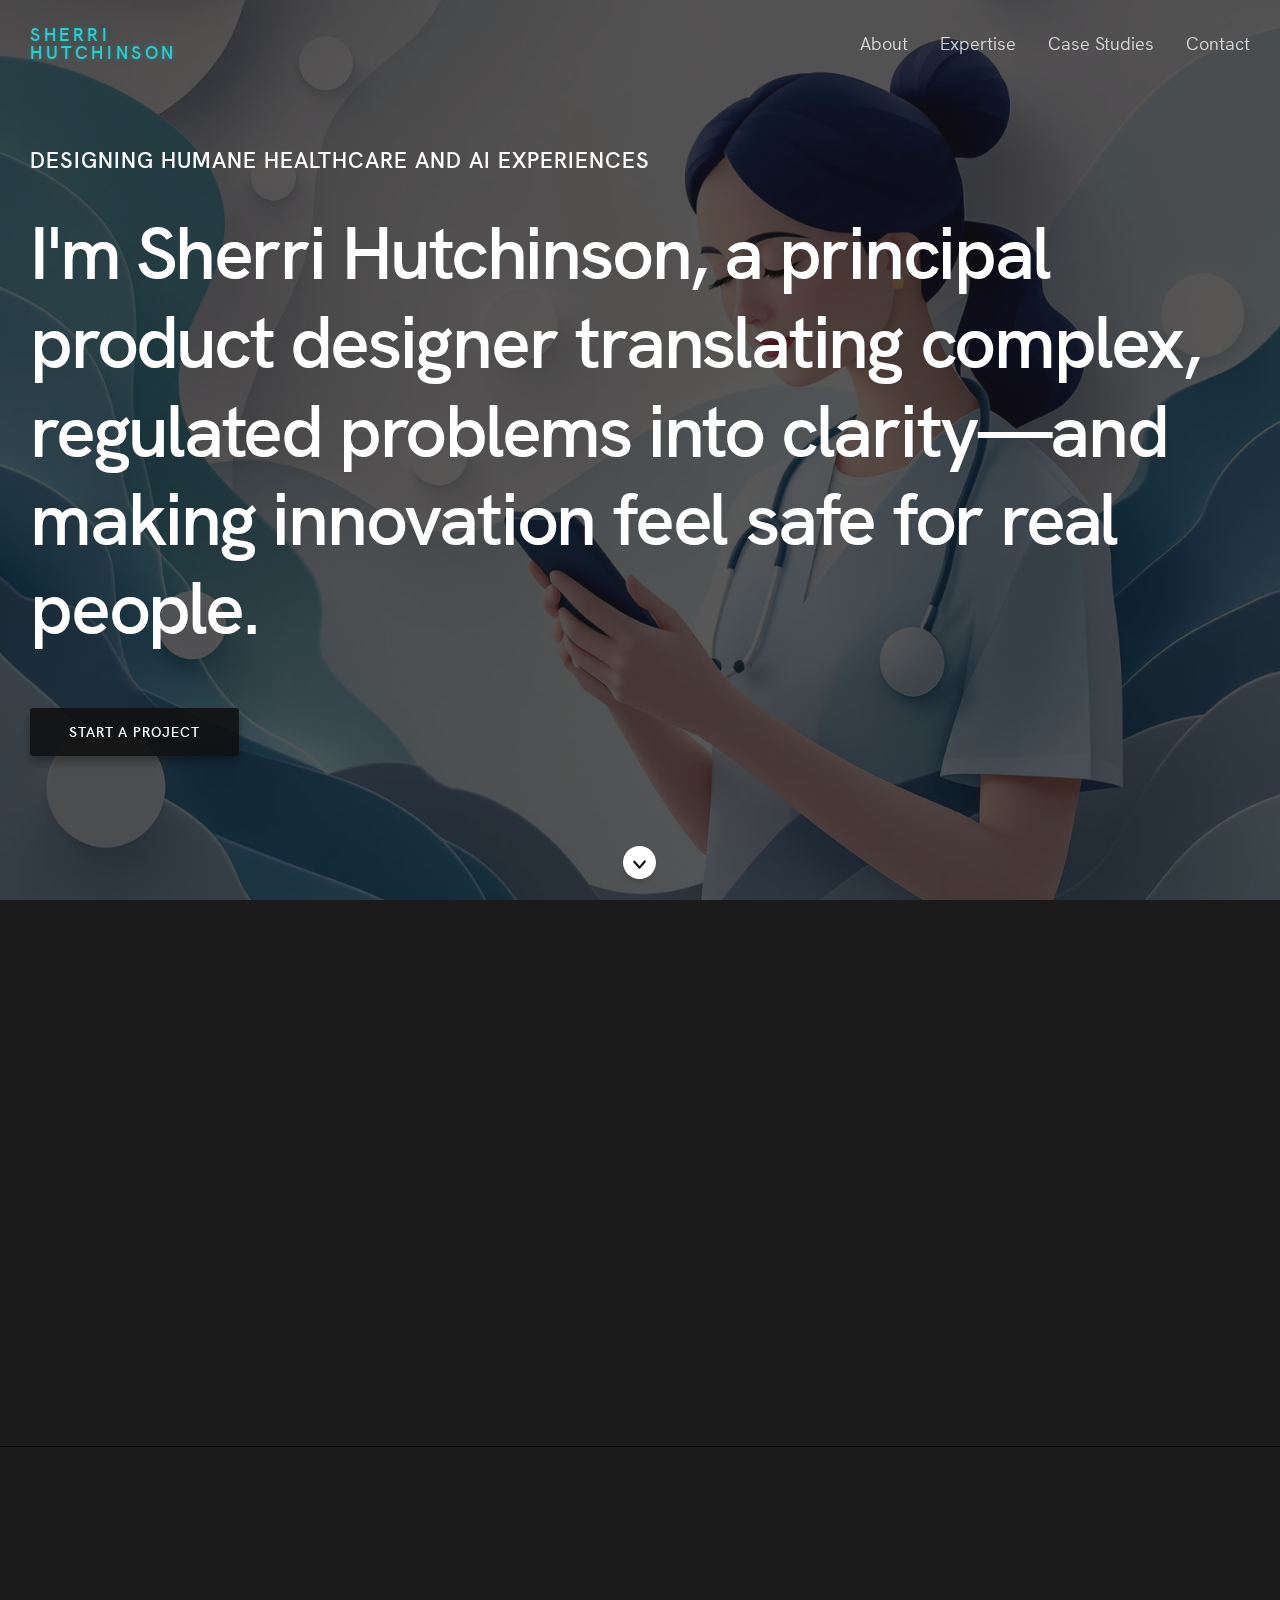
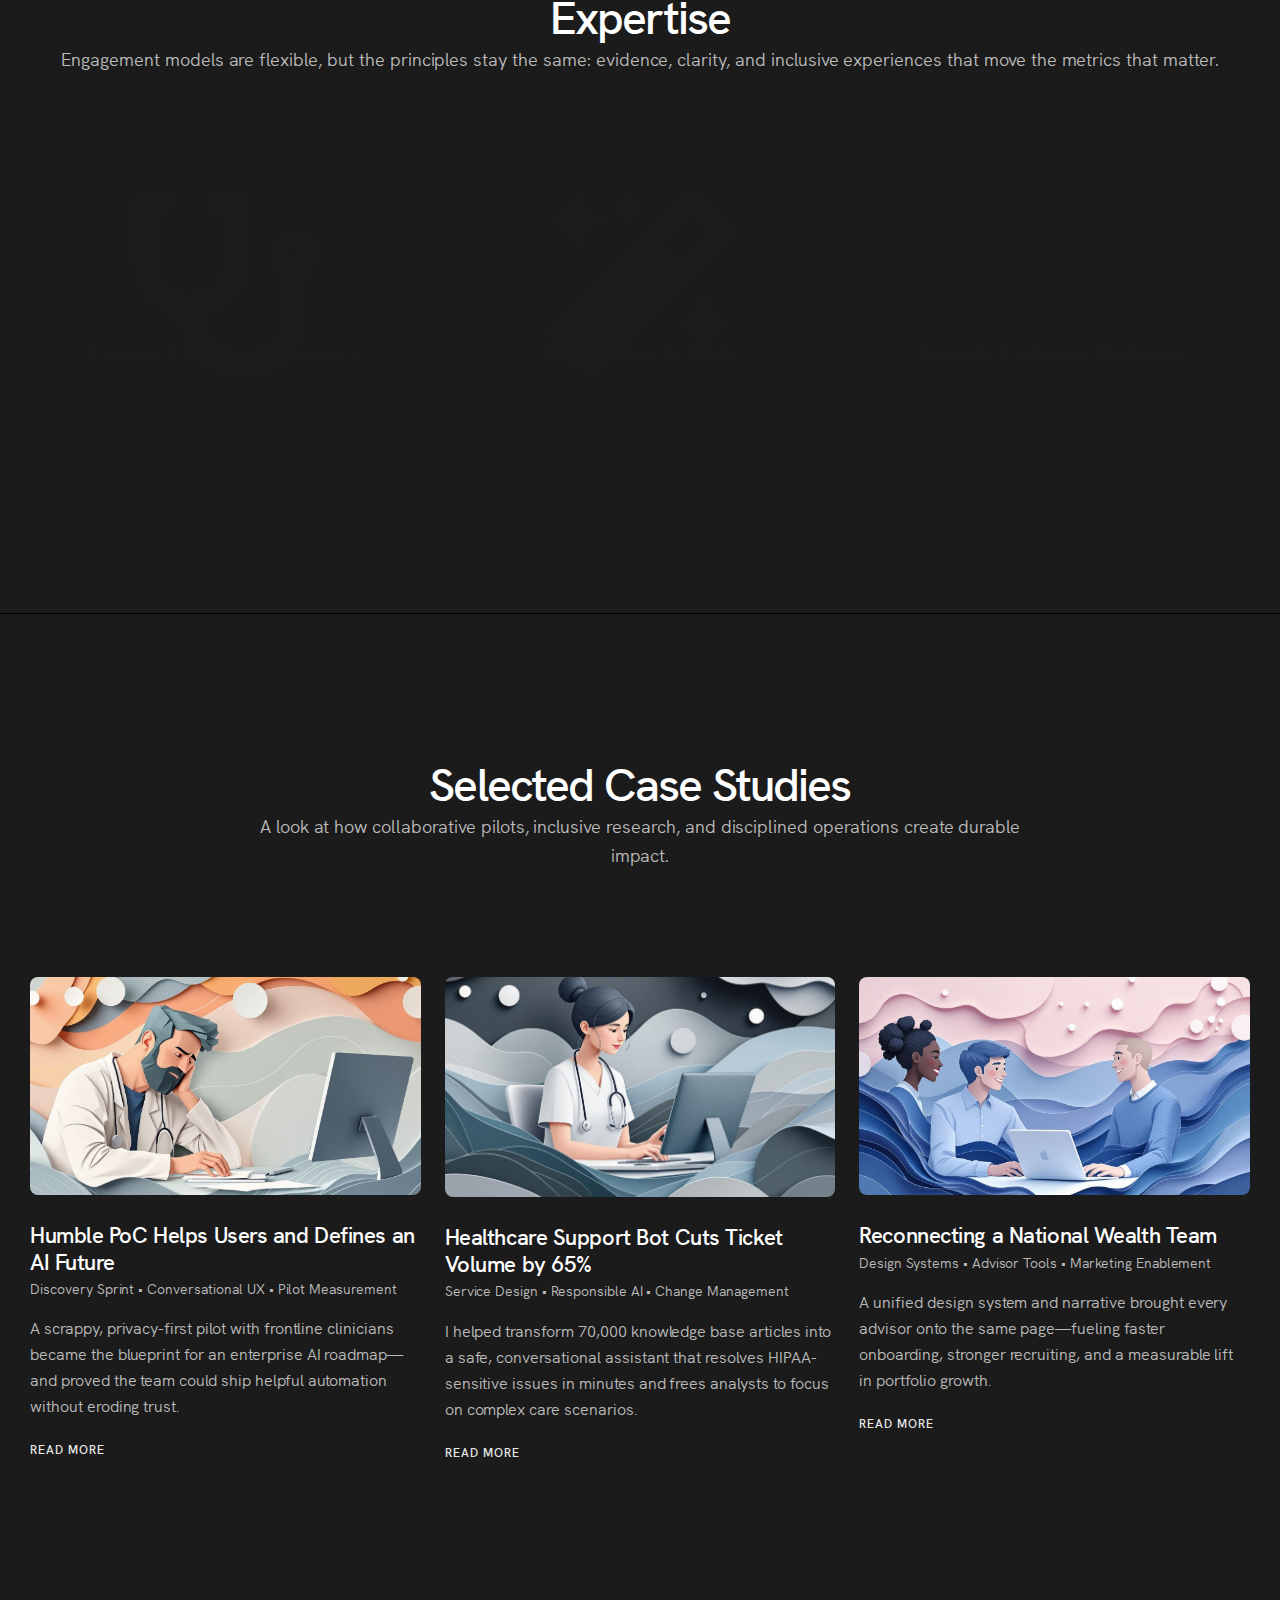
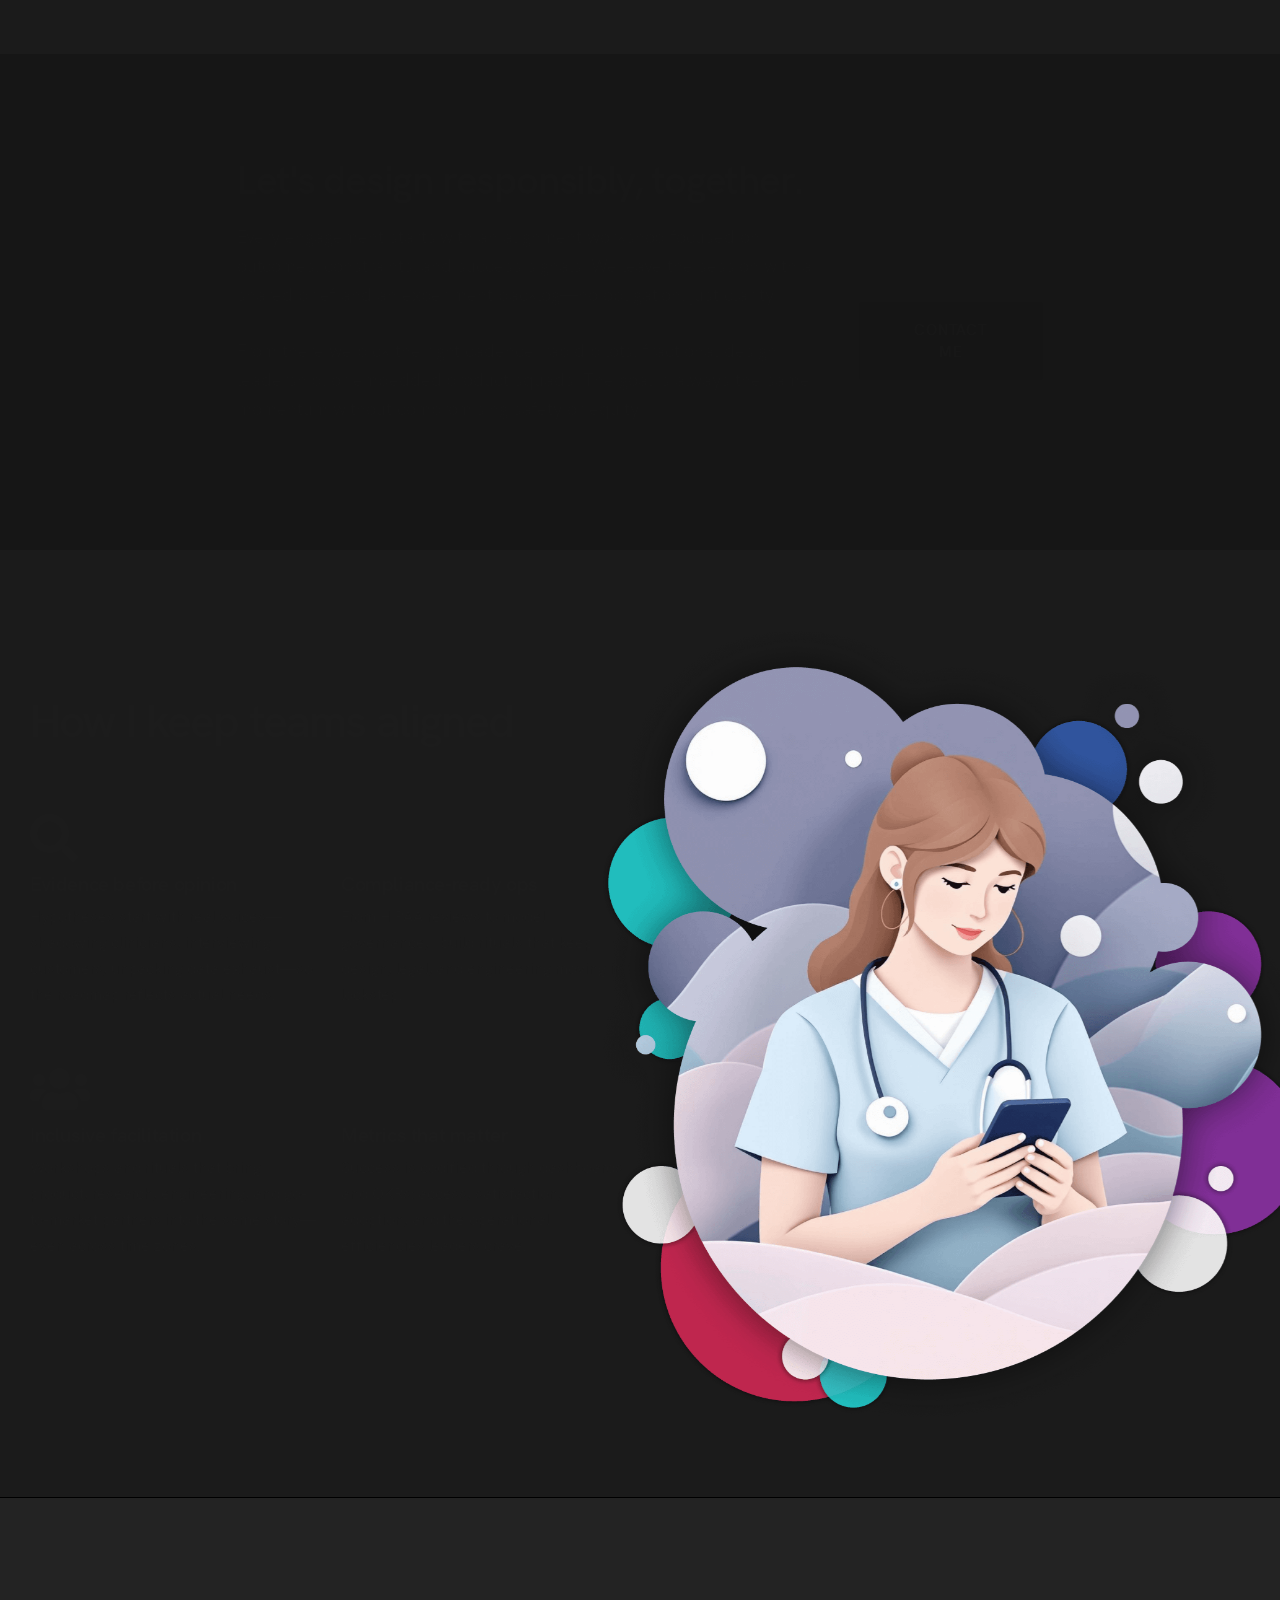
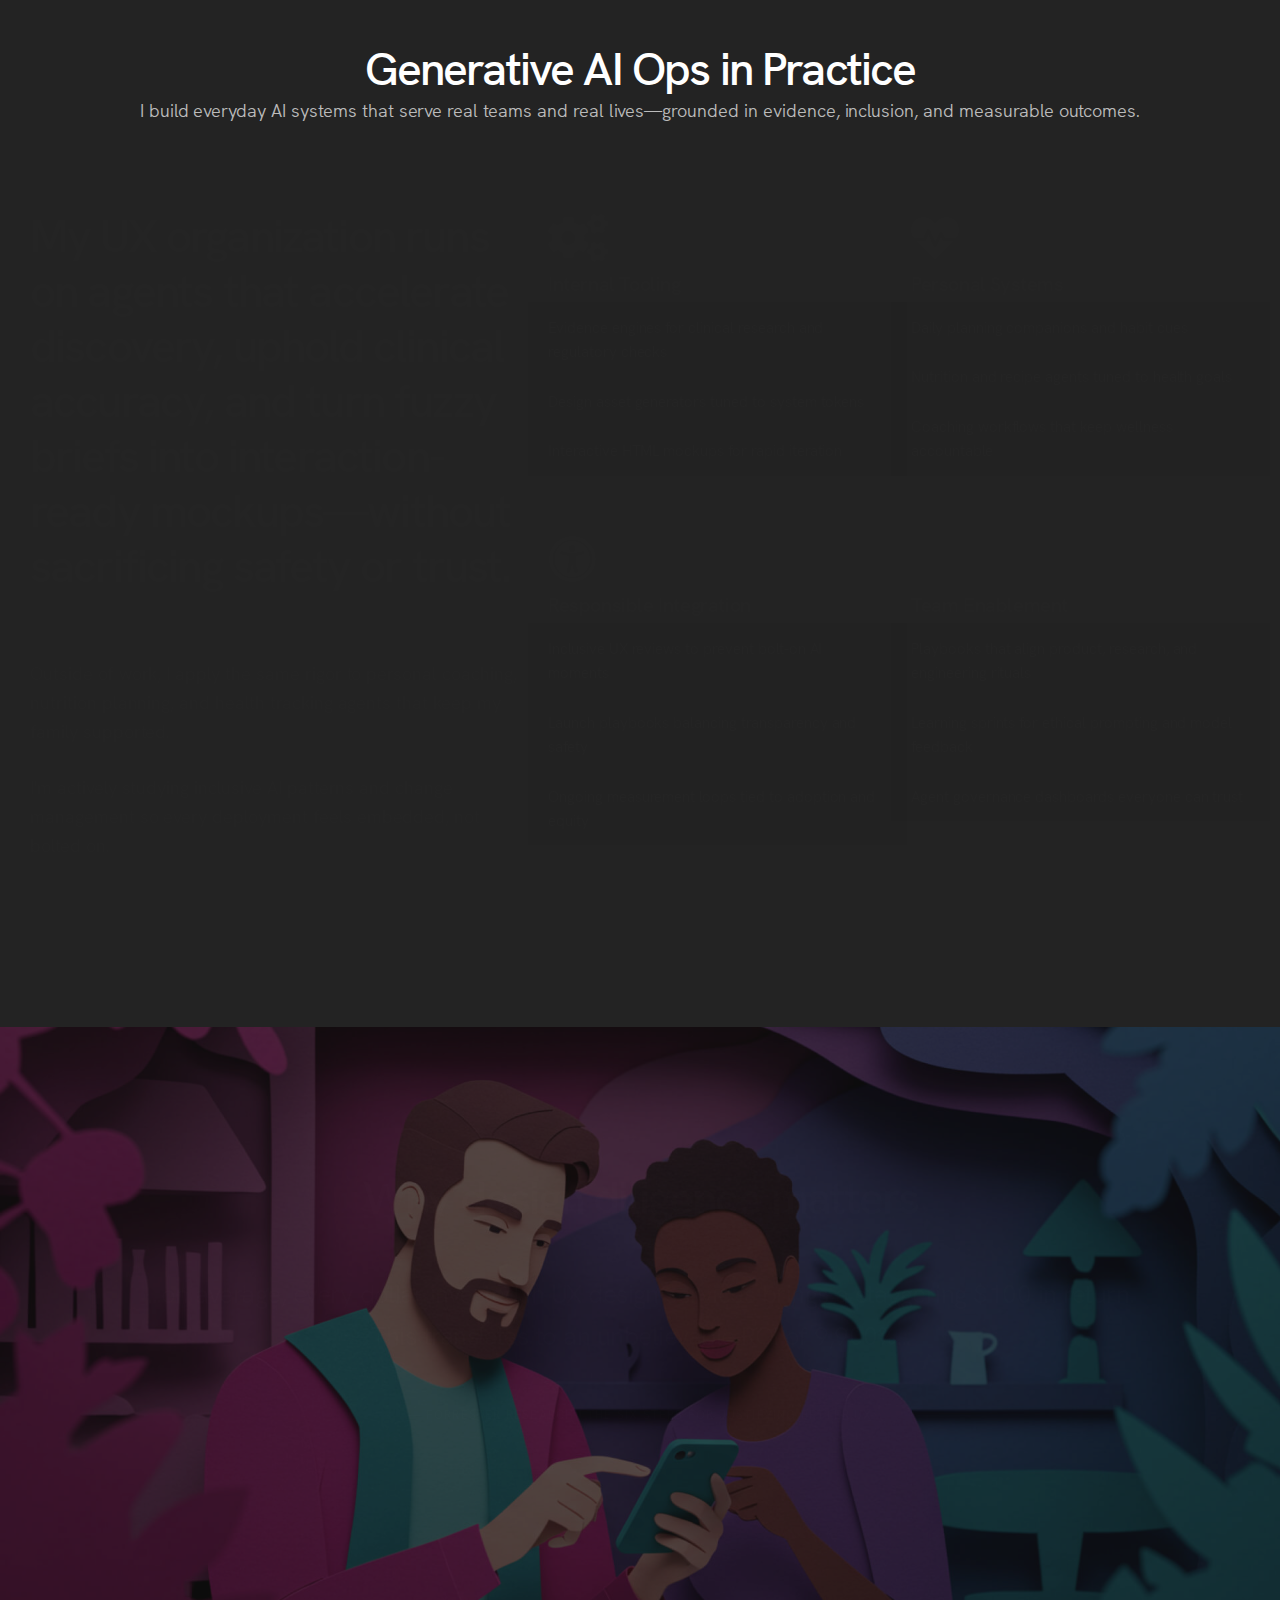
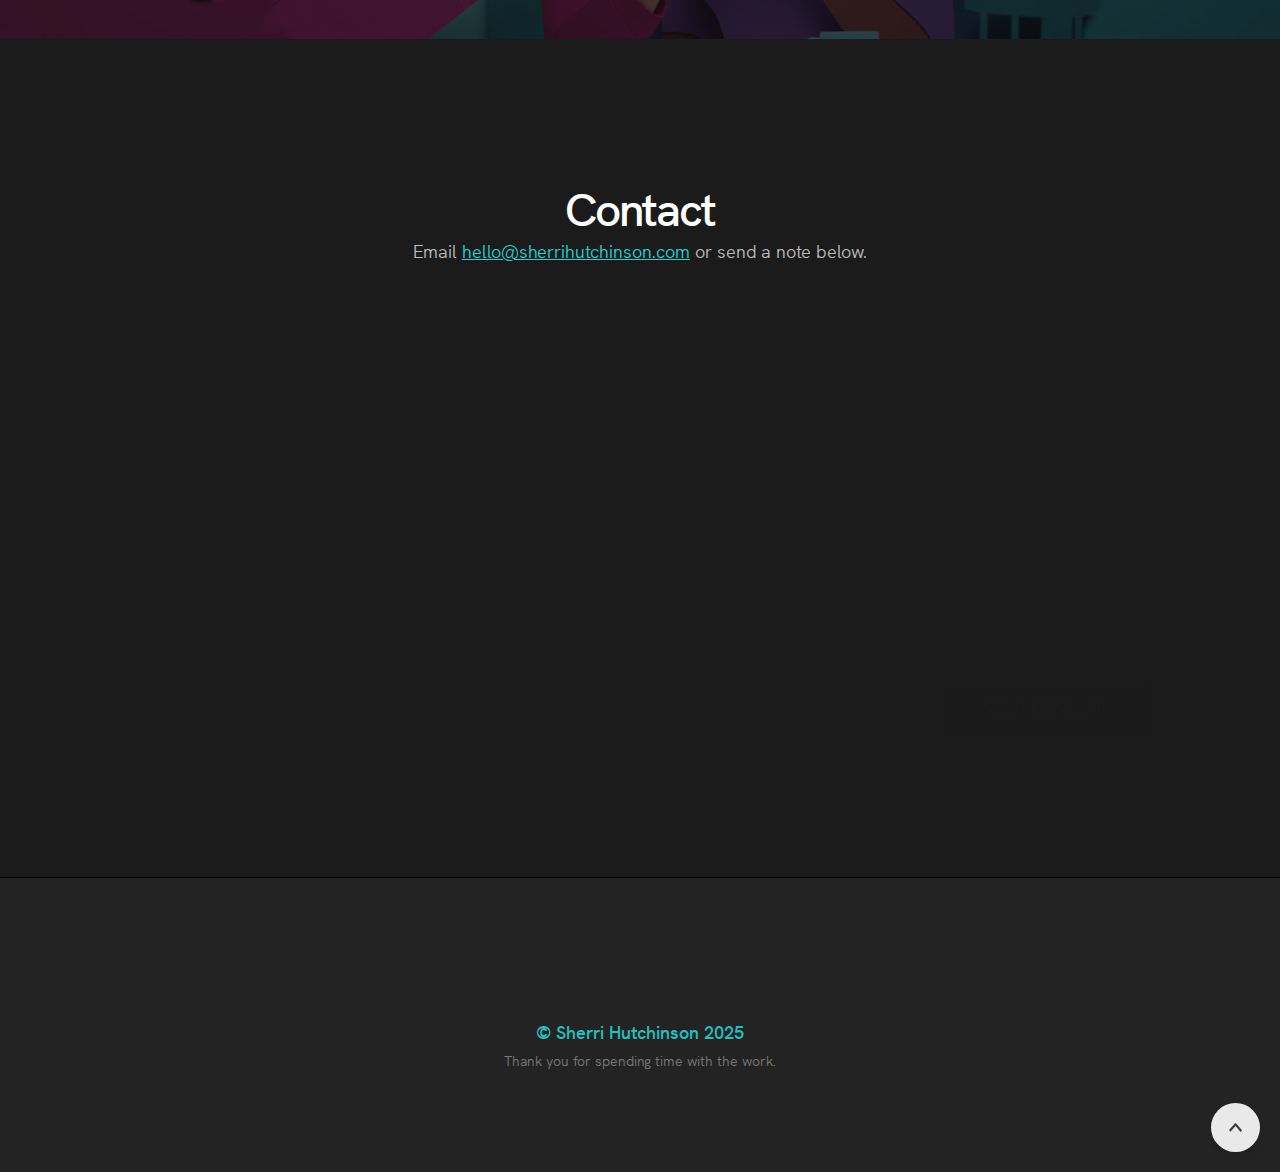
<file: index.html>
<!DOCTYPE html>
<html lang="en">
    <head>
        <title>Sherri Hutchinson | Product Design Leader for Healthcare, AI, and Fintech</title>
        <meta charset="utf-8">
        <meta name="description" content="Sherri Hutchinson is a principal product designer who helps healthcare and fintech teams launch human-centered platforms, responsible AI pilots, and measurable digital transformations.">

        <!-- Open Graph Tags -->
        <meta property="og:title" content="Sherri Hutchinson · Product Design Leader">
        <meta property="og:description" content="Portfolio of healthcare, AI, and financial experience design led by Sherri Hutchinson.">
        <meta property="og:type" content="website">
        <meta property="og:locale" content="en_US">

        <!-- Additional Meta Tags -->
        <meta name="keywords" content="Sherri Hutchinson, product design, healthcare UX, AI UX, fintech UX, design strategy, responsible AI, design leadership">

        <!-- Schema Markup -->
        <script type="application/ld+json">
        {
            "@context": "https://schema.org",
            "@type": "Person",
            "name": "Sherri Hutchinson",
            "jobTitle": "Principal Product Designer",
            "url": "https://sherrihutchinson.com",
            "description": "Principal product designer specializing in healthcare, AI, and fintech experiences that balance regulation, empathy, and measurable results.",
            "areaServed": ["Healthcare", "Financial Services", "AI Platforms"],
            "knowsAbout": ["Product Design", "UX Strategy", "Design Systems", "Responsible AI"],
            "email": "mailto:hello@sherrihutchinson.com"
        }
        </script>
        <!--[if IE]><meta http-equiv='X-UA-Compatible' content='IE=edge,chrome=1'><![endif]-->
        <meta name="viewport" content="width=device-width, initial-scale=1.0" />

        <!-- Favicons -->
        <link rel="shortcut icon" href="images/favicon.png">

        <!-- CSS -->
        <link rel="stylesheet" href="css/bootstrap.min.css">
        <link rel="stylesheet" href="css/style.css">
        <link rel="stylesheet" href="css/style-responsive.css">
        <link rel="stylesheet" href="css/vertical-rhythm.min.css">
        <link rel="stylesheet" href="css/magnific-popup.css">
        <link rel="stylesheet" href="css/owl.carousel.css">
        <link rel="stylesheet" href="css/animate.min.css">
        <link rel="stylesheet" href="css/splitting.css">

    </head>
    <body class="appear-animate">

        <!-- Page Loader -->
        <div class="page-loader dark">
            <div class="loader">Loading...</div>
        </div>
        <!-- End Page Loader -->

        <!-- Skip to Content -->
        <a href="#main" class="btn skip-to-content">Skip to Content</a>
        <!-- End Skip to Content -->

        <!-- Page Wrap -->
        <div class="page bg-dark light-content" id="top">

            <!-- Navigation panel -->
            <nav class="main-nav dark transparent stick-fixed wow-menubar">
                <div class="full-wrapper relative clearfix">

                    <!-- Logo ( * your text or image into link tag *) -->
                    <div class="nav-logo-wrap local-scroll">
                        <a href="index.html" class="logo morphing-text">
                            <!-- <img src="images/logo-white.png" alt="ZeroNova" width="188" height="37" /> -->
                            <span class="logo-text">SHERRI HUTCHINSON</span>
                        </a>
                    </div>

                    <!-- Mobile Menu Button -->
                    <div class="mobile-nav" role="button" tabindex="0">
                        <i class="fa fa-bars"></i>
                        <span class="sr-only">Menu</span>
                    </div>

                    <!-- Main Menu -->
                    <div class="inner-nav desktop-nav">
                        <ul class="clearlist scroll-nav local-scroll">
                            <li><a href="#about">About</a></li>
                            <li><a href="#services">Expertise</a></li>
                            <li><a href="#work">Case Studies</a></li>
                            <li><a href="#contact">Contact</a></li>
                        </ul>
                    </div>
                    <!-- End Main Menu -->
                </div>
            </nav>
            <!-- End Navigation panel -->

            <main id="main">

                <!-- Home Section -->
                <section class="home-section bg-dark-alfa-70 parallax-5" data-background="images/full-width-images/nurse_phone.jpg" id="home">
                    <div class="container min-height-100vh d-flex align-items-center pt-100 pb-100">

                        <!-- Hero Content -->
                        <div class="home-content text-start">
                            <div class="row">
                                <div class="col-md-12 col-lg-12">
                                    <h1 class="hs-line-3 mb-30 mb-xs-20 wow fadeInUpShort" data-wow-delay=".1s">Designing humane healthcare and AI experiences</h1>

                                    <h2 class="hs-line-5 mb-60 mb-xs-40 wow fadeInUpShort" data-wow-delay=".2s">
                                        I'm Sherri Hutchinson, a principal product designer translating complex, regulated problems into clarity—and making innovation feel safe for real people.
                                    </h2>
                                    <div class="local-scroll wow fadeInUpShort" data-wow-delay=".3s">
                                        <a href="#contact" class="btn btn-mod btn-w btn-medium btn-round me-md-1 morphing-bg">Start a project</a>
                                    </div>
                                </div>
                            </div>
                        </div>
                        <!-- End Hero Content -->

                        <!-- Scroll Down -->
                        <div class="local-scroll scroll-down-wrap wow fadeInUpShort" data-wow-offset="0">
                            <a href="#about" class="scroll-down"><i class="scroll-down-icon"></i><span class="sr-only">Scroll to the next section</span></a>
                        </div>
                        <!-- End Scroll Down -->

                    </div>
                </section>
                <!-- End Home Section -->


                <!-- About Section -->
                <section class="page-section bg-dark light-content" id="about">
                    <div class="container relative">
                        <div class="row section-text">

                            <div class="col-md-12 col-lg-4 mb-md-50 mb-xs-30">
                                <div class="lead-alt wow linesAnimIn" data-splitting="lines">
                                    15+ years designing for clinicians, advisors, and the AI systems that support them.
                                </div>
                            </div>

                            <div class="col-md-6 col-lg-4 mb-sm-50 mb-xs-30 wow linesAnimIn" data-splitting="lines">
                                I partner with leaders who need momentum without risking compliance, safety, or trust. My process blends ethnographic research, rapid experimentation, and measurable KPIs so teams can ship confidently.
                            </div>

                            <div class="col-md-6 col-lg-4 mb-sm-50 mb-xs-30 wow linesAnimIn" data-splitting="lines">
                                Whether we are defining an AI product charter or untangling legacy enterprise workflows, I help teams rally around the human story, align on outcomes, and operationalize design systems that last.
                            </div>

                        </div>
                    </div>
                </section>
                <!-- End About Section -->

                <!-- Divider -->
                <hr class="mt-0 mb-0 white morphing-bg" />
                <!-- End Divider -->

                <!-- Services Section -->
                <section class="page-section bg-dark light-content" id="services">
                    <div class="container relative">

                        <div class="text-center mb-80 mb-sm-50">
                            <h2 class="section-title">Expertise</h2>
                            <p class="section-title-descr">
                                Engagement models are flexible, but the principles stay the same: evidence, clarity, and inclusive experiences that move the metrics that matter.
                            </p>
                        </div>

                        <!-- Services Grid -->
                        <div class="row services-grid">

                            <!-- Services Item -->
                            <div class="col-sm-6 col-md-4 col-lg-4 gx-lg-5">
                                <div class="services-item text-center wow fadeIn" data-wow-delay="0" data-wow-duration="1.5s">

                                    <div class="services-icon">
                                        <i class="fa fa-stethoscope" aria-hidden="true"></i>
                                    </div>

                                    <h3 class="services-title">Clinical & Patient Experience</h3>
                                    <div class="services-descr">
                                        Translating observation room insights into compassionate, efficient tools for clinicians, patients, and care teams.
                                    </div>

                                </div>
                            </div>
                            <!-- End Services Item -->

                            <!-- Services Item -->
                            <div class="col-sm-6 col-md-4 col-lg-4 gx-lg-5">
                                <div class="services-item text-center wow fadeIn" data-wow-delay=".1s" data-wow-duration="1.5s">

                                    <div class="services-icon">
                                        <i class="fa fa-magic" aria-hidden="true"></i>
                                    </div>

                                    <h3 class="services-title">Responsible AI Pilots</h3>
                                    <div class="services-descr">
                                        Designing safe AI experiences—from hypothesis framing and data readiness to transparent interaction models and governance rituals.
                                    </div>

                                </div>
                            </div>
                            <!-- End Services Item -->

                            <!-- Services Item -->
                            <div class="col-sm-6 col-md-4 col-lg-4 gx-lg-5">
                                <div class="services-item text-center wow fadeIn" data-wow-delay=".2s" data-wow-duration="1.5s">

                                    <div class="services-icon">
                                        <i class="fa fa-line-chart" aria-hidden="true"></i>
                                    </div>

                                    <h3 class="services-title">Fintech & Advisor Platforms</h3>
                                    <div class="services-descr">
                                        Untangling dense regulations, data, and advisor workflows so investors can act faster and firms can scale with confidence.
                                    </div>

                                </div>
                            </div>
                            <!-- End Services Item -->

                        </div>
                        <!-- End Services Grid -->

                    </div>
                </section>
                <!-- End Services Section -->

                <!-- Divider -->
                <hr class="mt-0 mb-0 white morphing-bg" />
                <!-- End Divider -->

                <!-- Our Case Studies Section -->
                <section class="page-section bg-dark light-content" id="work">
                    <div class="container relative">

                        <div class="text-center mb-80 mb-sm-50">
                            <div class="row">
                                <div class="col-sm-8 offset-sm-2">
                                    <h2 class="section-title">Selected Case Studies</h2>
                                    <p class="section-title-descr">
                                        A look at how collaborative pilots, inclusive research, and disciplined operations create durable impact.
                                    </p>
                                </div>

                            </div>
                        </div>

                        <div class="row">

                            <!-- Post Item -->
                            <div class="col-lg-4 col-sm-6 mb-50">

                                <div class="post-prev-img">
                                    <a href="ambient-voice-helps-burnout-study.html" tabindex="-1"><img src="images/portfolio/amb-voice-header.jpeg" alt="Humble PoC case study" class="wow scaleOutIn" data-wow-duration="1.2s" /></a>
                                </div>

                                <h3 class="post-prev-title">
                                    <a href="ambient-voice-helps-burnout-study.html">Humble PoC Helps Users and Defines an AI Future</a>
                                </h3>

                                <div class="post-prev-info">
                                    Discovery Sprint • Conversational UX • Pilot Measurement
                                </div>

                                <div class="post-prev-text">
                                    A scrappy, privacy-first pilot with frontline clinicians became the blueprint for an enterprise AI roadmap—and proved the team could ship helpful automation without eroding trust.
                                </div>

                                <div class="post-prev-more">
                                    <a href="ambient-voice-helps-burnout-study.html" class="text-link" tabindex="-1">Read More</a>
                                </div>

                            </div>
                            <!-- End Post Item -->

                            <!-- Post Item -->
                            <div class="col-lg-4 col-sm-6 mb-50">

                                <div class="post-prev-img">
                                    <a href="healthcare-support-bot.html" tabindex="-1"><img src="images/portfolio/ai-bot-header.jpg" alt="Healthcare support bot case study" class="wow scaleOutIn" data-wow-duration="1.2s" /></a>
                                </div>

                                <h3 class="post-prev-title">
                                    <a href="healthcare-support-bot.html">Healthcare Support Bot Cuts Ticket Volume by 65%</a>
                                </h3>

                                <div class="post-prev-info">
                                    Service Design • Responsible AI • Change Management
                                </div>

                                <div class="post-prev-text">
                                    I helped transform 70,000 knowledge base articles into a safe, conversational assistant that resolves HIPAA-sensitive issues in minutes and frees analysts to focus on complex care scenarios.
                                </div>

                                <div class="post-prev-more">
                                    <a href="healthcare-support-bot.html" class="text-link" tabindex="-1">Read More</a>
                                </div>

                            </div>
                            <!-- End Post Item -->

                            <!-- Post Item -->
                            <div class="col-lg-4 col-sm-6 mb-50">

                                <div class="post-prev-img">
                                    <a href="capitol-branding-retooling-study.html" tabindex="-1"><img src="images/portfolio/capitol-header.jpeg" alt="Capitol Securities transformation" class="wow scaleOutIn" data-wow-duration="1.2s" /></a>
                                </div>

                                <h3 class="post-prev-title">
                                    <a href="capitol-branding-retooling-study.html">Reconnecting a National Wealth Team</a>
                                </h3>

                                <div class="post-prev-info">
                                    Design Systems • Advisor Tools • Marketing Enablement
                                </div>

                                <div class="post-prev-text">
                                    A unified design system and narrative brought every advisor onto the same page—fueling faster onboarding, stronger recruiting, and a measurable lift in portfolio growth.
                                </div>

                                <div class="post-prev-more">
                                    <a href="capitol-branding-retooling-study.html" class="text-link" tabindex="-1">Read More</a>
                                </div>

                            </div>
                            <!-- End Post Item -->

                        </div>

                    </div>
                </section>
                <!-- End Case Studies Section -->

                <!-- Call Action Section -->
                <section class="small-section bg-dark-lighter light-content bg-dark-alfa-70 parallax-5" data-background="images/full-width-images/smiling_man.jpg">
                    <div class="container relative">
                        <div class="row wow fadeInUpShort">
                            <h3 class="col-lg-12 offset-lg-2 call-action-1-heading">Let's design responsibly, together.</h3>
                            <div class="col-lg-6 offset-lg-2">

                                <div class="call-action-1-decription mb-0 pb-md-20">
                                    <p>Every engagement starts with an alignment workshop focused on outcomes, constraints, and success signals. We leave the session with a shared brief and an experiment backlog—no obligation, just clarity.</p>
                                    <p>From there we pick the right cadence: rapid pilots, fractional design leadership, or embedded product squads. The goal is always the same: momentum without compromising safety or equity.</p>
                                </div>
                            </div>
                            <div class="col-lg-2 pt-10 text-lg-end" style="align-self: center">
                                <div class="local-scroll">
                                    <a href="#contact" class="btn btn-mod btn-w btn-large btn-round morphing-bg">Contact Me</a>
                                </div>
                            </div>
                        </div>
                    </div>
                </section>
                <!-- End Call Action Section -->

                <!-- How We Deliver Section -->
                <section class="page-section bg-dark light-content">
                    <div class="container relative">
                        <div class="row">

                            <!-- Text -->
                            <div class="col-lg-6 wow fadeInUpShort" data-wow-duration="1.2s" data-wow-offset="205">

                                <div class="row">
                                    <div class="col-lg-10">
                                        <h2 class="section-title mb-60 mb-sm-30">How I keep teams aligned</h2>
                                    </div>
                                </div>

                                <!-- Features Grid -->
                                <div class="row alt-features-grid">

                                    <!-- Features Item -->
                                    <div class="col-lg-6">
                                        <div class="alt-features-item">
                                            <div class="alt-features-icon">
                                                <i class="fa fa-search" aria-hidden="true"></i>
                                            </div>
                                            <h3 class="alt-features-title">Evidence before opinion</h3>
                                            <div class="alt-features-descr">
                                                Hypotheses start with real voices—shadowing clinicians, interviewing customers, unpacking data exhaust—so the roadmap reflects actual needs.
                                            </div>
                                        </div>
                                    </div>
                                    <!-- End Features Item -->

                                    <!-- Features Item -->
                                    <div class="col-lg-6">
                                        <div class="alt-features-item">
                                            <div class="alt-features-icon">
                                                <i class="fa fa-shield" aria-hidden="true"></i>
                                            </div>
                                            <h3 class="alt-features-title">Compliance-ready ops</h3>
                                            <div class="alt-features-descr">
                                                From HIPAA reviews to model governance, I build rituals that keep design, legal, and engineering moving in lockstep.
                                            </div>
                                        </div>
                                    </div>
                                    <!-- End Features Item -->

                                    <!-- Features Item -->
                                    <div class="col-lg-6">
                                        <div class="alt-features-item">
                                            <div class="alt-features-icon">
                                                <i class="fa fa-users" aria-hidden="true"></i>
                                            </div>
                                            <h3 class="alt-features-title">Inclusive facilitation</h3>
                                            <div class="alt-features-descr">
                                                Workshops and rituals that bring product, research, engineering, and go-to-market partners into the same story—even across time zones.
                                            </div>
                                        </div>
                                    </div>
                                    <!-- End Features Item -->

                                    <!-- Features Item -->
                                    <div class="col-lg-6">
                                        <div class="alt-features-item">
                                            <div class="alt-features-icon">
                                                <i class="fa fa-bar-chart" aria-hidden="true"></i>
                                            </div>
                                            <h3 class="alt-features-title">Metrics that matter</h3>
                                            <div class="alt-features-descr">
                                                Success is codified through dashboards and OKRs: access, satisfaction, adoption, and the operational efficiencies leaders crave.
                                            </div>
                                        </div>
                                    </div>
                                    <!-- End Features Item -->

                                </div>
                                <!-- End Features Grid -->

                            </div>
                            <!-- End Text -->

                            <!-- Images -->
                            <div class="col-lg-6">
                                <div class="mt-xs-0 text-end">

                                    <div class="">
                                        <img src="images/misc/nurse_feature.png" alt="Healthcare product design work" class="wow scaleOutIn" data-wow-duration="1.2s" data-wow-offset="205" />
                                    </div>

                                </div>
                            </div>
                            <!-- End Images -->

                        </div>
                    </div>
                </section>
                <!-- End How We Deliver Section -->

                <!-- Divider -->
                <hr class="mt-0 mb-0 white morphing-bg" />
                <!-- End Divider -->

                <!-- Generative AI Section -->
                <section class="page-section bg-dark-lighter light-content" id="ai-ops">
                    <div class="container relative">

                        <div class="text-center mb-80 mb-sm-50">
                            <h2 class="section-title">Generative AI Ops in Practice</h2>
                            <p class="section-title-descr">
                                I build everyday AI systems that serve real teams and real lives—grounded in evidence, inclusion, and measurable outcomes.
                            </p>
                        </div>

                        <div class="row align-items-start gy-5">
                            <div class="col-lg-5 wow fadeInUpShort" data-wow-duration="1.2s">
                                <p class="lead-alt">
                                    My UX organization runs on agents that accelerate discovery, uphold clinical accuracy, and turn fuzzy briefs into interaction-ready mockups—without sacrificing safety or trust.
                                </p>
                                <p>
                                    Outside of work, I apply the same rigor to personal coaching, nutrition planning, and health tracking agents that keep my family supported.
                                </p>
                                <p>
                                    I'm actively studying inclusive AI patterns and change management so every deployment feels embedded, not bolted on.
                                </p>
                            </div>

                            <div class="col-lg-7">
                                <div class="row alt-features-grid">
                                    <div class="col-md-6">
                                        <div class="alt-features-item wow fadeInUpShort" data-wow-delay="0.1s">
                                            <div class="alt-features-icon">
                                                <i class="fa fa-cogs" aria-hidden="true"></i>
                                            </div>
                                            <h3 class="alt-features-title">Internal Tooling</h3>
                                            <div class="alt-features-descr">
                                                <ul class="sf-list pr-list">
                                                    <li>Evidence engines for clinical research and regulatory checks</li>
                                                    <li>Design asset generators tuned to system tokens</li>
                                                    <li>Interactive HTML mockups for rapid iteration</li>
                                                </ul>
                                            </div>
                                        </div>
                                    </div>
                                    <div class="col-md-6">
                                        <div class="alt-features-item wow fadeInUpShort" data-wow-delay="0.2s">
                                            <div class="alt-features-icon">
                                                <i class="fa fa-heartbeat" aria-hidden="true"></i>
                                            </div>
                                            <h3 class="alt-features-title">Personal Systems</h3>
                                            <div class="alt-features-descr">
                                                <ul class="sf-list pr-list">
                                                    <li>Daily planning companions and habit cues</li>
                                                    <li>Nutrition and recipe agents tuned to health goals</li>
                                                    <li>Coaching workflows that keep wellness accountable</li>
                                                </ul>
                                            </div>
                                        </div>
                                    </div>
                                    <div class="col-md-6">
                                        <div class="alt-features-item wow fadeInUpShort" data-wow-delay="0.3s">
                                            <div class="alt-features-icon">
                                                <i class="fa fa-universal-access" aria-hidden="true"></i>
                                            </div>
                                            <h3 class="alt-features-title">Responsible Integration</h3>
                                            <div class="alt-features-descr">
                                                <ul class="sf-list pr-list">
                                                    <li>Inclusive UX reviews to prevent bolt-on AI moments</li>
                                                    <li>Launch playbooks balancing transparency and safety</li>
                                                    <li>Ongoing measurement loops tied to adoption and equity</li>
                                                </ul>
                                            </div>
                                        </div>
                                    </div>
                                    <div class="col-md-6">
                                        <div class="alt-features-item wow fadeInUpShort" data-wow-delay="0.4s">
                                            <div class="alt-features-icon">
                                                <i class="fa fa-handshake-o" aria-hidden="true"></i>
                                            </div>
                                            <h3 class="alt-features-title">Team Enablement</h3>
                                            <div class="alt-features-descr">
                                                <ul class="sf-list pr-list">
                                                    <li>Playbooks that align product, research, and engineering rituals</li>
                                                    <li>Learning sprints for ethical prompting and model feedback</li>
                                                    <li>Agent governance dashboards everyone can trust</li>
                                                </ul>
                                            </div>
                                        </div>
                                    </div>
                                </div>
                            </div>
                        </div>

                    </div>
                </section>
                <!-- End Generative AI Section -->

                <!-- Testimonials Section -->
                <section class="page-section bg-dark bg-dark-alfa-70 bg-scroll light-content parallax-2" data-background="images/full-width-images/app_review.jpg">
                    <div class="container relative">

                    <div class="row">
                        <div class=" col-lg-10 offset-lg-1 wow fadeInUpShort">

                            <div class="text-center mb-50 mb-sm-20">
                                <h2 class="section-title">Why design diligence matters</h2>
                            </div>

                            <div class="text-slider owl-carousel">

                                <!-- Slide Item -->
                                <div>
                                    <blockquote class="testimonial">
                                        <p>
                                            ...on average, every dollar invested in UX design services brings a staggering $100 in return. This translates to an unbelievable ROI of 9,900%...
                                        </p>
                                        <footer class="testimonial-author mt-50 mt-sm-20">
                                            — Forrester Research | The Six Steps For Justifying Better UX
                                        </footer>
                                    </blockquote>
                                </div>
                                <!-- End Slide Item -->

                                <!-- Slide Item -->
                                <div>
                                    <blockquote class="testimonial">
                                        <p>
                                            ...91% of unsatisfied users won’t complain — they simply leave and won't return. And 13% of customers will tell at least 15 people about it...

                                        </p>
                                        <footer class="testimonial-author mt-50 mt-sm-20">
                                            — Esteban Kolsky | CX for Executives
                                        </footer>
                                    </blockquote>
                                </div>
                                <!-- End Slide Item -->

                               <!-- Slide Item -->
                               <div>
                                <blockquote class="testimonial">
                                    <p>
                                        ...1.3 billion people live with disabilities, yet 98% of top websites remain inaccessible—costing businesses $1.2 trillion in lost revenue...

                                    </p>
                                    <footer class="testimonial-author mt-50 mt-sm-20">
                                        — Missy Jensen | Website Accessibility in 2025: Lessons from 2024 Lawsuit Trends
                                    </footer>
                                </blockquote>
                            </div>
                            <!-- End Slide Item -->

                                <!-- Slide Item -->
                                <div>
                                    <blockquote class="testimonial">
                                        <p>
                                             ...a well-thought-out, frictionless UX design could potentially raise conversion rates up to 400%...
                                        </p>
                                        <footer class="testimonial-author mt-50 mt-sm-20">
                                            — Forrester Research | The Six Steps For Justifying Better UX
                                        </footer>
                                    </blockquote>
                                </div>
                                <!-- End Slide Item -->

                            </div>

                        </div>
                    </div>

                    </div>
                </section>
                <!-- End Testimonials Section -->

                <!-- Contact Section -->
                <section class="page-section bg-dark light-content" id="contact">
                    <div class="container relative">

                        <div class="text-center mb-80 mb-sm-50">
                            <h2 class="section-title">Contact</h2>
                            <p class="section-title-descr">
                                Email <a href="mailto:hello@sherrihutchinson.com">hello@sherrihutchinson.com</a> or send a note below.
                            </p>
                        </div>


                        <!-- Contact Form -->
                        <div class="row">
                            <div class="col-md-10 offset-md-1">

                                <form class="form contact-form wow fadeInUpShort" data-wow-delay=".5s" id="contact_form">

                                    <div class="row">
                                        <div class="col-md-6">
                                            <!-- Name -->
                                            <div class="form-group">
                                                <label for="name">Name</label>
                                                <input type="text" name="name" id="name" class="input-lg round form-control" placeholder="Enter your name" pattern=".{3,100}" required aria-required="true">
                                            </div>
                                        </div>
                                        <div class="col-md-6">
                                            <!-- Email -->
                                            <div class="form-group">
                                                <label for="email">Email</label>
                                                <input type="email" name="email" id="email" class="input-lg round form-control" placeholder="Enter your email" pattern=".{5,100}" required aria-required="true">
                                            </div>
                                        </div>
                                    </div>

                                    <!-- Message -->
                                    <div class="form-group">
                                        <label for="message">Message</label>
                                        <textarea name="message" id="message" class="input-lg round form-control" style="height: 130px;" placeholder="How can I help?"></textarea>
                                    </div>

                                    <div class="row">
                                        <div class="col-sm-6">
                                            <!-- Inform Tip -->
                                            <div class="form-tip pt-20 pt-sm-0 mb-sm-20">
                                                All fields are required
                                            </div>
                                        </div>
                                        <div class="col-sm-6">
                                            <!-- Send Button -->
                                            <div class="text-end pt-10">
                                                <button class="submit_btn btn btn-mod btn-w btn-large btn-round morphing-bg" id="submit_btn" aria-controls="result">
                                                    Send Message
                                                </button>
                                            </div>
                                        </div>
                                    </div>

                                   <div id="result" role="region" aria-live="polite" aria-atomic="true"></div>

                                </form>

                            </div>
                        </div>
                        <!-- End Contact Form -->

                    </div>
                </section>
                <!-- End Contact Section -->

                <!-- Divider -->
                <hr class="mt-0 mb-0 white morphing-bg" />
                <!-- End Divider -->

            </main>

            <!-- Footer -->
            <footer class="page-section bg-dark-lighter light-content footer pb-100 pb-sm-50">
                <div class="container">


                    <!-- Footer Text -->
                    <div class="footer-text">

                        <!-- Copyright -->
                        <div class="footer-copy">
                            <a href="index.html">© Sherri Hutchinson 2025</a>
                        </div>
                        <!-- End Copyright -->

                        <div class="footer-made">
                            Thank you for spending time with the work.
                        </div>

                    </div>
                    <!-- End Footer Text -->

                 </div>

                 <!-- Top Link -->
                 <div class="local-scroll">
                     <a href="#top" class="link-to-top"><i class="link-to-top-icon"></i><span class="sr-only">Scroll to top</span></a>
                 </div>
                 <!-- End Top Link -->

            </footer>
            <!-- End Footer -->

        </div>
        <!-- End Page Wrap -->


        <!-- JS -->
        <script src="js/jquery.min.js"></script>
        <script src="js/jquery.easing.1.3.js"></script>
        <script src="js/bootstrap.bundle.min.js"></script>
        <script src="js/SmoothScroll.js"></script>
        <script src="js/jquery.scrollTo.min.js"></script>
        <script src="js/jquery.localScroll.min.js"></script>
        <script src="js/jquery.viewport.mini.js"></script>
        <script src="js/jquery.parallax-1.1.3.js"></script>
        <script src="js/jquery.fitvids.js"></script>
        <script src="js/owl.carousel.min.js"></script>
        <script src="js/isotope.pkgd.min.js"></script>
        <script src="js/imagesloaded.pkgd.min.js"></script>
        <script src="js/jquery.magnific-popup.min.js"></script>
        <script src="js/masonry.pkgd.min.js"></script>
        <script src="js/jquery.lazyload.min.js"></script>
        <script src="js/wow.min.js"></script>
        <script src="js/morphext.js"></script>
        <script src="js/typed.min.js"></script>
        <script src="js/all.js"></script>
        <script src="js/contact-form.js"></script>
        <script src="js/jquery.ajaxchimp.min.js"></script>
        <script src="js/objectFitPolyfill.min.js"></script>
        <script src="js/splitting.min.js"></script>

    </body>
</html>
</file>
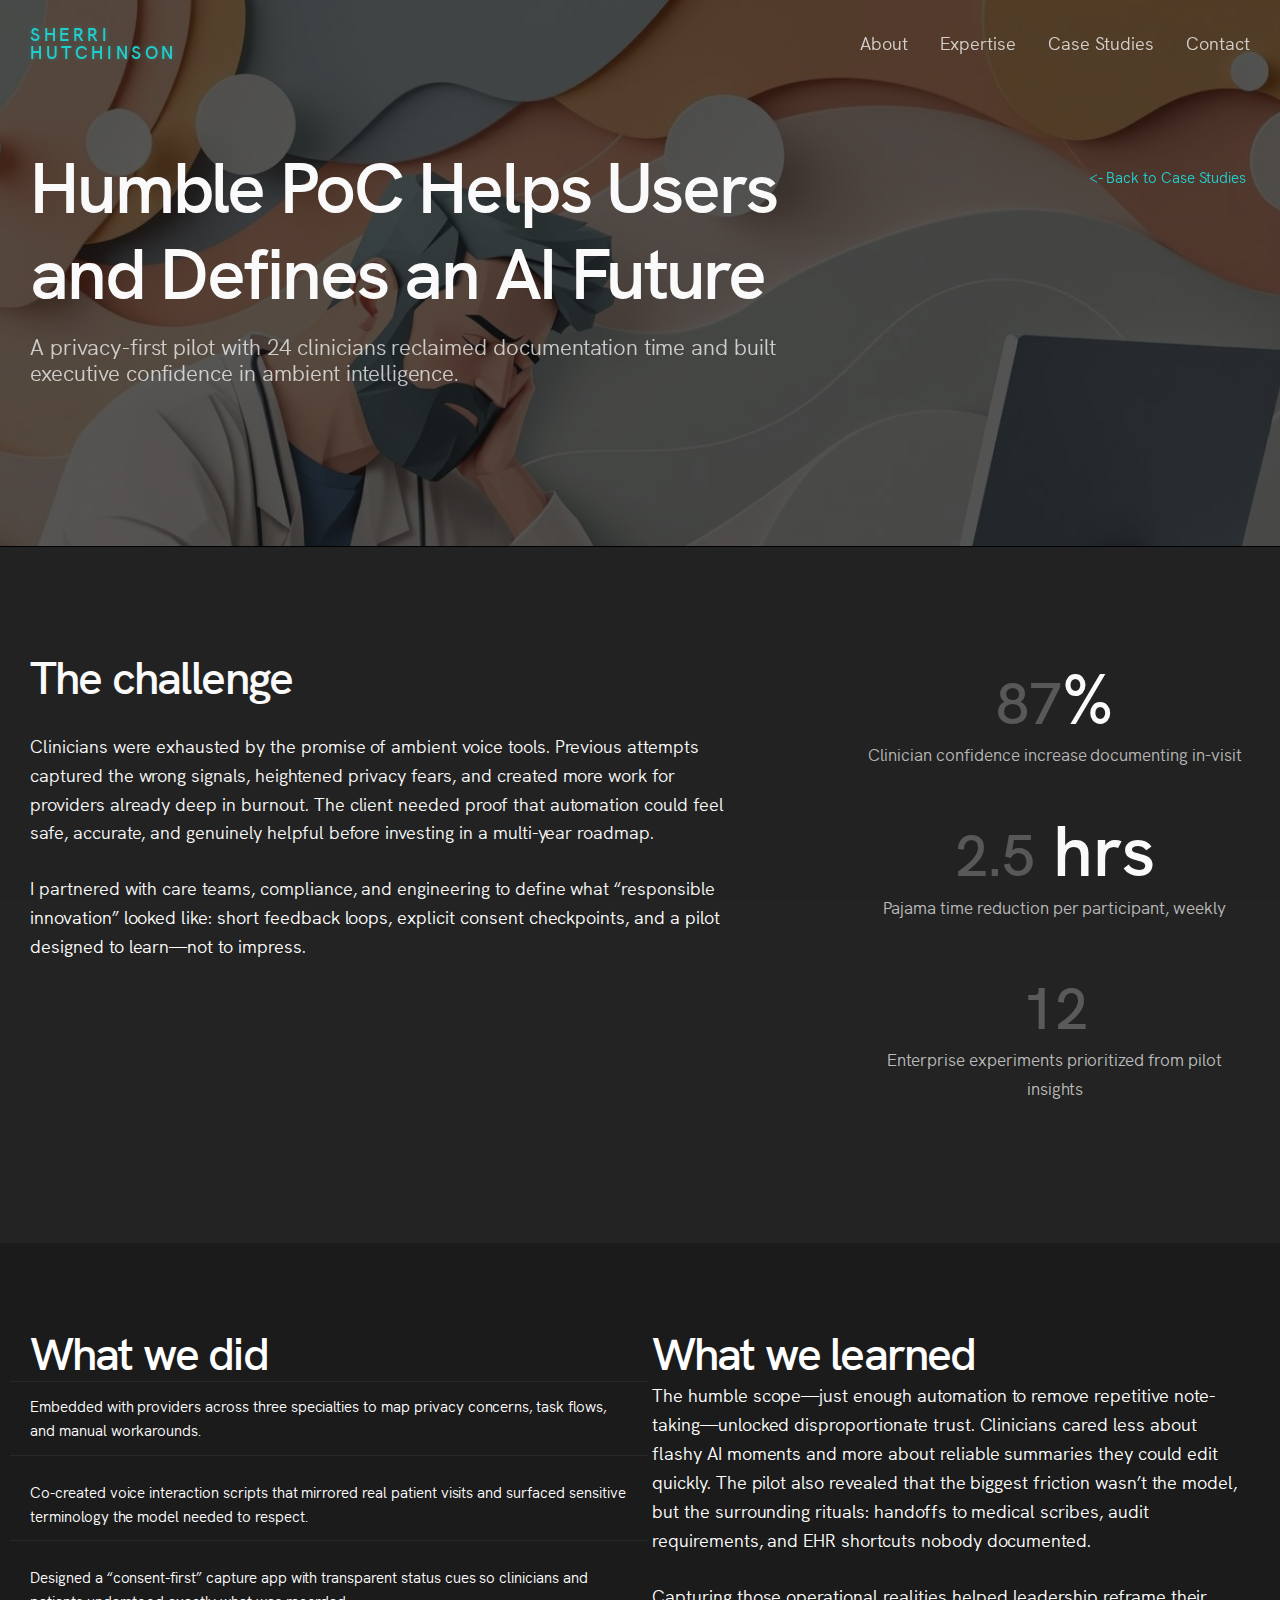
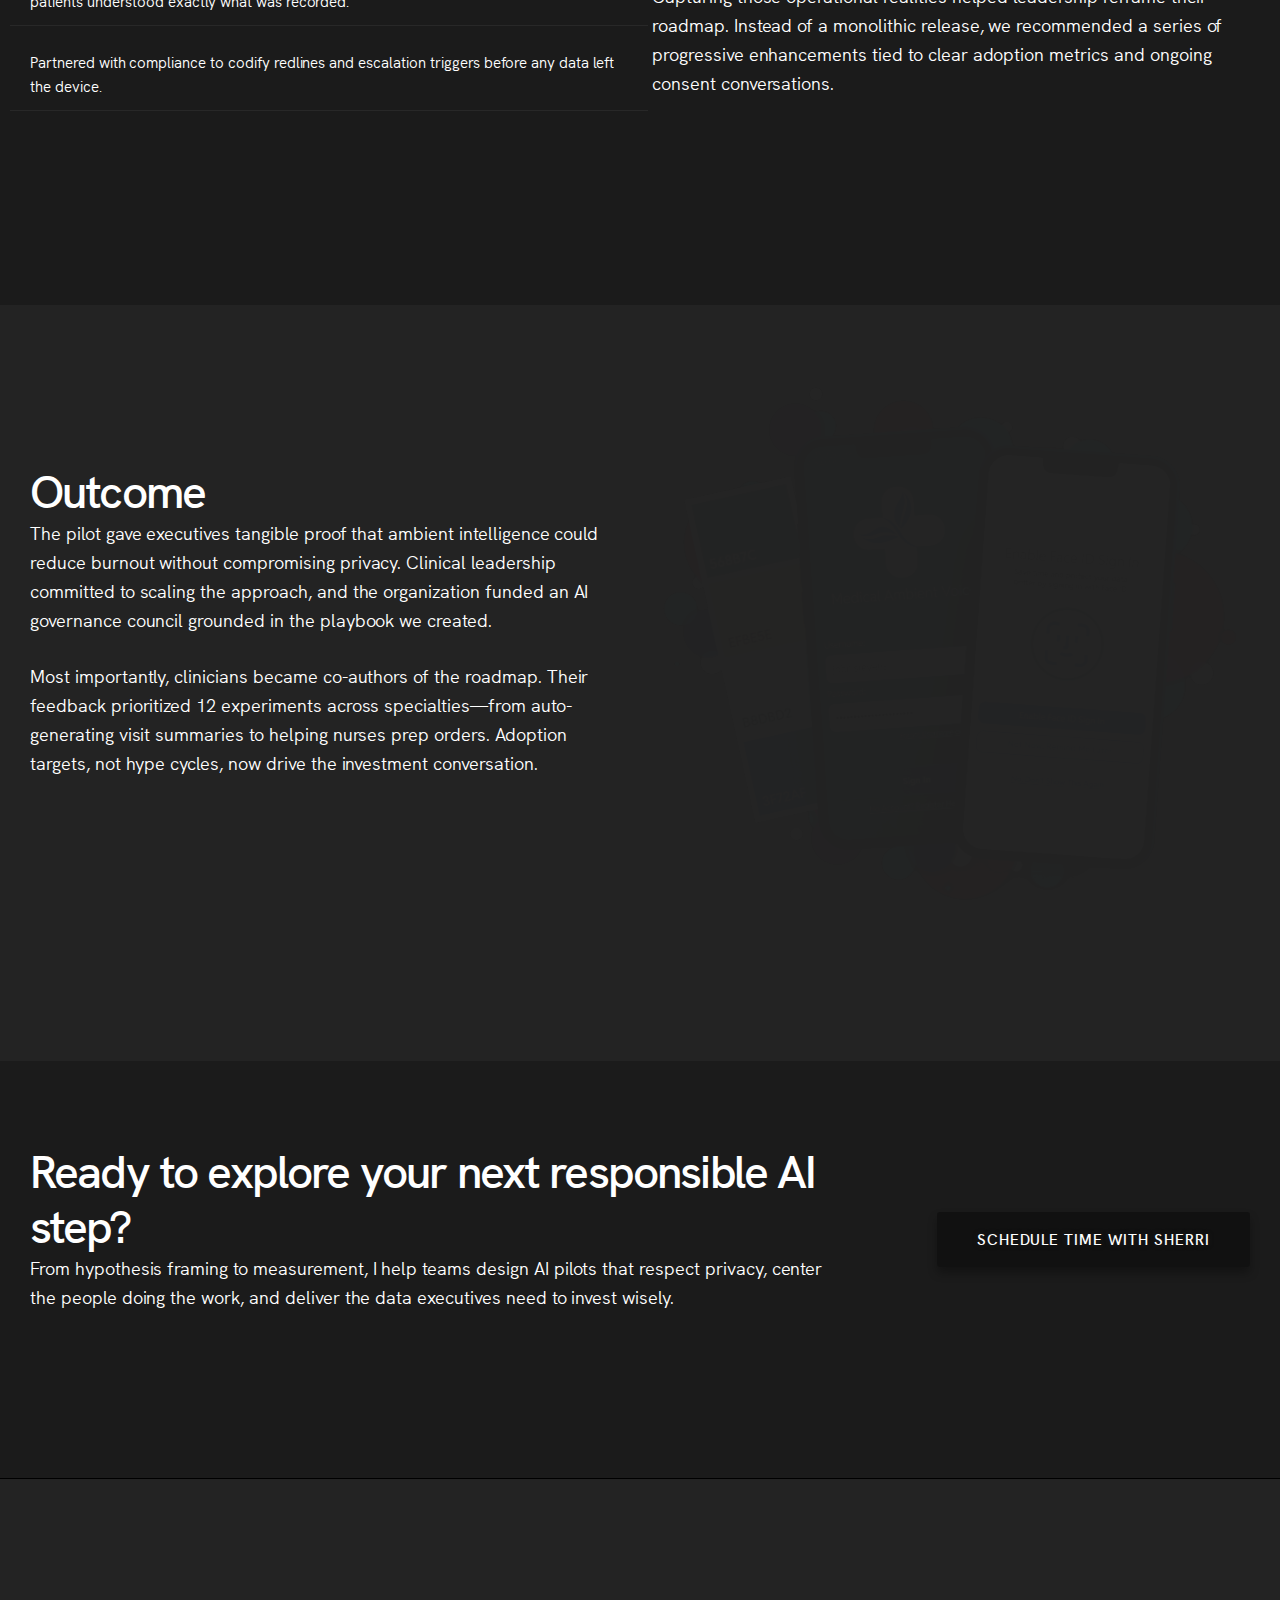
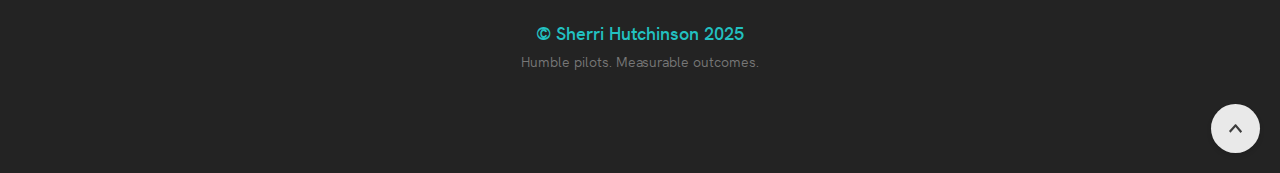
<file: ambient-voice-helps-burnout-study.html>
<!DOCTYPE html>
<html lang="en">
    <head>

        <title>Humble PoC Helps Users and Defines AI Future | Case Study | Sherri Hutchinson</title>
        <meta charset="utf-8">
        <meta name="description" content="How Sherri Hutchinson led a clinician-focused AI proof of concept that reduced documentation pain, surfaced new automation opportunities, and shaped the roadmap for ambient intelligence.">

        <!-- Open Graph Tags -->
        <meta property="og:title" content="Humble PoC Helps Users and Defines AI Future | Sherri Hutchinson">
        <meta property="og:description" content="A privacy-first conversational pilot that showed clinicians the value of ambient intelligence and unlocked an enterprise AI roadmap.">
        <meta property="og:type" content="article">
        <meta property="og:locale" content="en_US">

        <!-- Additional Meta Tags -->
        <meta name="keywords" content="ambient intelligence, clinician workflow design, conversational UX, AI proof of concept, responsible AI, healthcare UX case study">

        <!-- Schema Markup -->
        <script type="application/ld+json">
        {
            "@context": "https://schema.org",
            "@type": "CaseStudy",
            "name": "Humble PoC Helps Users and Defines AI Future",
            "description": "Sherri Hutchinson partnered with frontline clinicians to run a privacy-first voice and AI pilot that reclaimed documentation time and set the direction for ambient intelligence.",
            "author": {
                "@type": "Person",
                "name": "Sherri Hutchinson"
            },
            "industry": "Healthcare Technology",
            "result": [
                "87% of clinicians reported higher confidence documenting in-visit",
                "Pajama time reduced by 2.5 hours per week during the pilot",
                "12 roadmap experiments prioritized for the enterprise AI program"
            ]
        }
        </script>

        <!--[if IE]><meta http-equiv='X-UA-Compatible' content='IE=edge,chrome=1'><![endif]-->
        <meta name="viewport" content="width=device-width, initial-scale=1.0" />

        <!-- Favicons -->
        <link rel="shortcut icon" href="images/favicon.png">

        <!-- CSS -->
        <link rel="stylesheet" href="css/bootstrap.min.css">
        <link rel="stylesheet" href="css/style.css">
        <link rel="stylesheet" href="css/style-responsive.css">
        <link rel="stylesheet" href="css/vertical-rhythm.min.css">
        <link rel="stylesheet" href="css/magnific-popup.css">
        <link rel="stylesheet" href="css/owl.carousel.css">
        <link rel="stylesheet" href="css/animate.min.css">
        <link rel="stylesheet" href="css/splitting.css">

    </head>
        <body class="appear-animate case-study amb-voice">

        <!-- Page Loader -->
        <div class="page-loader dark">
            <div class="loader">Loading...</div>
        </div>
        <!-- End Page Loader -->

        <!-- Skip to Content -->
        <a href="#main" class="btn skip-to-content">Skip to Content</a>
        <!-- End Skip to Content -->

        <!-- Page Wrap -->
        <div class="page bg-dark light-content" id="top">

            <!-- Navigation panel -->
            <nav class="main-nav dark transparent stick-fixed wow-menubar">
                <div class="full-wrapper relative clearfix">

                    <!-- Logo ( * your text or image into link tag *) -->
                    <div class="nav-logo-wrap local-scroll">
                        <a href="index.html" class="logo morphing-text">
                            <!-- <img src="images/logo-white.png" alt="ZeroNova" width="188" height="37" /> -->
                            <span class="logo-text">SHERRI HUTCHINSON</span>
                        </a>
                    </div>

                    <!-- Mobile Menu Button -->
                    <div class="mobile-nav" role="button" tabindex="0">
                        <i class="fa fa-bars"></i>
                        <span class="sr-only">Menu</span>
                    </div>

                    <!-- Main Menu -->
                    <div class="inner-nav desktop-nav">
                        <ul class="clearlist scroll-nav local-scroll">
                            <li><a href="index.html#about">About</a></li>
                            <li><a href="index.html#services">Expertise</a></li>
                            <li><a href="index.html#work">Case Studies</a></li>
                            <li><a href="index.html#contact">Contact</a></li>
                        </ul>
                    </div>
                    <!-- End Main Menu -->
                </div>
            </nav>
            <!-- End Navigation panel -->

            <main id="main">
<!-- Home Section -->
                <section class="page-section bg-dark-alfa-70 pt-sm-100" data-background="images/portfolio/amb-voice-header.jpeg">
                    <div class="container relative">

                        <div class="row">

                            <div class="col-md-8">
                                <div class="wow fadeInUpShort" data-wow-delay=".1s">
                                    <h1 class="hs-line-7 mb-20 mb-xs-10">Humble PoC Helps Users and Defines an AI Future</h1>
                                </div>
                                <div class="wow fadeInUpShort" data-wow-delay=".2s">
                                    <p class="hs-line-6 opacity-075 mb-20 mb-xs-0">
                                        A privacy-first pilot with 24 clinicians reclaimed documentation time and built executive confidence in ambient intelligence.
                                    </p>
                                </div>
                            </div>

                            <div class="col-md-4 mt-30 wow fadeInUpShort" data-wow-delay=".1s">
                                <div class="mod-breadcrumbs text-end">
                                    <a href="index.html#work"><- Back to Case Studies</a>&nbsp;
                                </div>
                            </div>

                        </div>

                    </div>
                </section>
                <!-- End Home Section -->
                <!-- Divider -->
                <hr class="mt-0 mb-0 white morphing-bg" />
                <!-- End Divider -->

<!-- Overview Section -->
                <section class="page-section bg-dark-lighter light-content pt-100 pt-sm-50 pb-sm-10">
                    <div class="container relative">

                        <div class="row align-items-start">
                            <div class="col-lg-7 mb-40">
                                <h2 class="section-title mb-30">The challenge</h2>
                                <p>Clinicians were exhausted by the promise of ambient voice tools. Previous attempts captured the wrong signals, heightened privacy fears, and created more work for providers already deep in burnout. The client needed proof that automation could feel safe, accurate, and genuinely helpful before investing in a multi-year roadmap.</p>
                                <p>I partnered with care teams, compliance, and engineering to define what “responsible innovation” looked like: short feedback loops, explicit consent checkpoints, and a pilot designed to learn—not to impress.</p>
                            </div>
                            <div class="col-lg-4 offset-lg-1">
                                <div class="radial-progress mb-30">
                                    <div class="counter-item">
                                        <div class="count-number"><span class="count">87</span>%</div>
                                        <div class="count-descr">
                                            <span class="count-title">Clinician confidence increase documenting in-visit</span>
                                        </div>
                                    </div>
                                </div>
                                <div class="radial-progress mb-30">
                                    <div class="counter-item">
                                        <div class="count-number"><span class="count">2.5</span> hrs</div>
                                        <div class="count-descr">
                                            <span class="count-title">Pajama time reduction per participant, weekly</span>
                                        </div>
                                    </div>
                                </div>
                                <div class="radial-progress">
                                    <div class="counter-item">
                                        <div class="count-number"><span class="count">12</span></div>
                                        <div class="count-descr">
                                            <span class="count-title">Enterprise experiments prioritized from pilot insights</span>
                                        </div>
                                    </div>
                                </div>
                            </div>
                        </div>

                    </div>
                </section>
                <!-- End Overview Section -->

                <!-- Approach Section -->
                <section class="page-section bg-dark light-content pt-80 pt-sm-50">
                    <div class="container relative">
                        <div class="row">
                            <div class="col-lg-6 mb-40">
                                <h3 class="section-title">What we did</h3>
                                <ul class="sf-list pr-list">
                                    <li>Embedded with providers across three specialties to map privacy concerns, task flows, and manual workarounds.</li>
                                    <li>Co-created voice interaction scripts that mirrored real patient visits and surfaced sensitive terminology the model needed to respect.</li>
                                    <li>Designed a “consent-first” capture app with transparent status cues so clinicians and patients understood exactly what was recorded.</li>
                                    <li>Partnered with compliance to codify redlines and escalation triggers before any data left the device.</li>
                                </ul>
                            </div>
                            <div class="col-lg-6 mb-40">
                                <h3 class="section-title">What we learned</h3>
                                <p>The humble scope—just enough automation to remove repetitive note-taking—unlocked disproportionate trust. Clinicians cared less about flashy AI moments and more about reliable summaries they could edit quickly. The pilot also revealed that the biggest friction wasn’t the model, but the surrounding rituals: handoffs to medical scribes, audit requirements, and EHR shortcuts nobody documented.</p>
                                <p>Capturing those operational realities helped leadership reframe their roadmap. Instead of a monolithic release, we recommended a series of progressive enhancements tied to clear adoption metrics and ongoing consent conversations.</p>
                            </div>
                        </div>
                    </div>
                </section>
                <!-- End Approach Section -->

                <!-- Outcomes Section -->
                <section class="page-section bg-dark-lighter light-content pt-80 pt-sm-50">
                    <div class="container relative">
                        <div class="row align-items-center">
                            <div class="col-lg-6 mb-40">
                                <h3 class="section-title">Outcome</h3>
                                <p>The pilot gave executives tangible proof that ambient intelligence could reduce burnout without compromising privacy. Clinical leadership committed to scaling the approach, and the organization funded an AI governance council grounded in the playbook we created.</p>
                                <p>Most importantly, clinicians became co-authors of the roadmap. Their feedback prioritized 12 experiments across specialties—from auto-generating visit summaries to helping nurses prep orders. Adoption targets, not hype cycles, now drive the investment conversation.</p>
                            </div>
                            <div class="col-lg-6">
                                <img src="images/portfolio/amb-voice_details.png" alt="Artifacts from the ambient intelligence pilot" class="img-responsive wow fadeInUpShort" data-wow-delay=".1s">
                            </div>
                        </div>
                    </div>
                </section>
                <!-- End Outcomes Section -->

                <!-- CTA Section -->
                <section class="page-section bg-dark light-content pt-80 pt-sm-60">
                    <div class="container relative">
                        <div class="row align-items-center">
                            <div class="col-lg-8 mb-sm-40">
                                <h3 class="section-title">Ready to explore your next responsible AI step?</h3>
                                <p>From hypothesis framing to measurement, I help teams design AI pilots that respect privacy, center the people doing the work, and deliver the data executives need to invest wisely.</p>
                            </div>
                            <div class="col-lg-4 text-lg-end">
                                <a href="index.html#contact" class="btn btn-mod btn-w btn-large btn-round morphing-bg">Schedule time with Sherri</a>
                            </div>
                        </div>
                    </div>
                </section>
                <!-- End CTA Section -->

                <!-- Divider -->
                <hr class="mt-0 mb-0 white morphing-bg" />
                <!-- End Divider -->

            </main>

            <!-- Footer -->
            <footer class="page-section bg-dark-lighter light-content footer pb-100 pb-sm-50">
                <div class="container">


                    <!-- Footer Text -->
                    <div class="footer-text">

                        <!-- Copyright -->
                        <div class="footer-copy">
                            <a href="index.html">© Sherri Hutchinson 2025</a>
                        </div>
                        <!-- End Copyright -->

                        <div class="footer-made">
                            Humble pilots. Measurable outcomes.
                        </div>

                    </div>
                    <!-- End Footer Text -->

                 </div>

                 <!-- Top Link -->
                 <div class="local-scroll">
                     <a href="#top" class="link-to-top"><i class="link-to-top-icon"></i><span class="sr-only">Scroll to top</span></a>
                 </div>
                 <!-- End Top Link -->

            </footer>
            <!-- End Footer -->

        </div>
        <!-- End Page Wrap -->


        <!-- JS -->
        <script src="js/jquery.min.js"></script>
        <script src="js/jquery.easing.1.3.js"></script>
        <script src="js/bootstrap.bundle.min.js"></script>
        <script src="js/SmoothScroll.js"></script>
        <script src="js/jquery.scrollTo.min.js"></script>
        <script src="js/jquery.localScroll.min.js"></script>
        <script src="js/jquery.viewport.mini.js"></script>
        <script src="js/jquery.parallax-1.1.3.js"></script>
        <script src="js/jquery.fitvids.js"></script>
        <script src="js/owl.carousel.min.js"></script>
        <script src="js/isotope.pkgd.min.js"></script>
        <script src="js/imagesloaded.pkgd.min.js"></script>
        <script src="js/jquery.magnific-popup.min.js"></script>
        <script src="js/masonry.pkgd.min.js"></script>
        <script src="js/jquery.lazyload.min.js"></script>
        <script src="js/wow.min.js"></script>
        <script src="js/morphext.js"></script>
        <script src="js/all.js"></script>
        <script src="js/contact-form.js"></script>
        <script src="js/jquery.ajaxchimp.min.js"></script>
        <script src="js/objectFitPolyfill.min.js"></script>
        <script src="js/splitting.min.js"></script>

    </body>
</html>
</file>
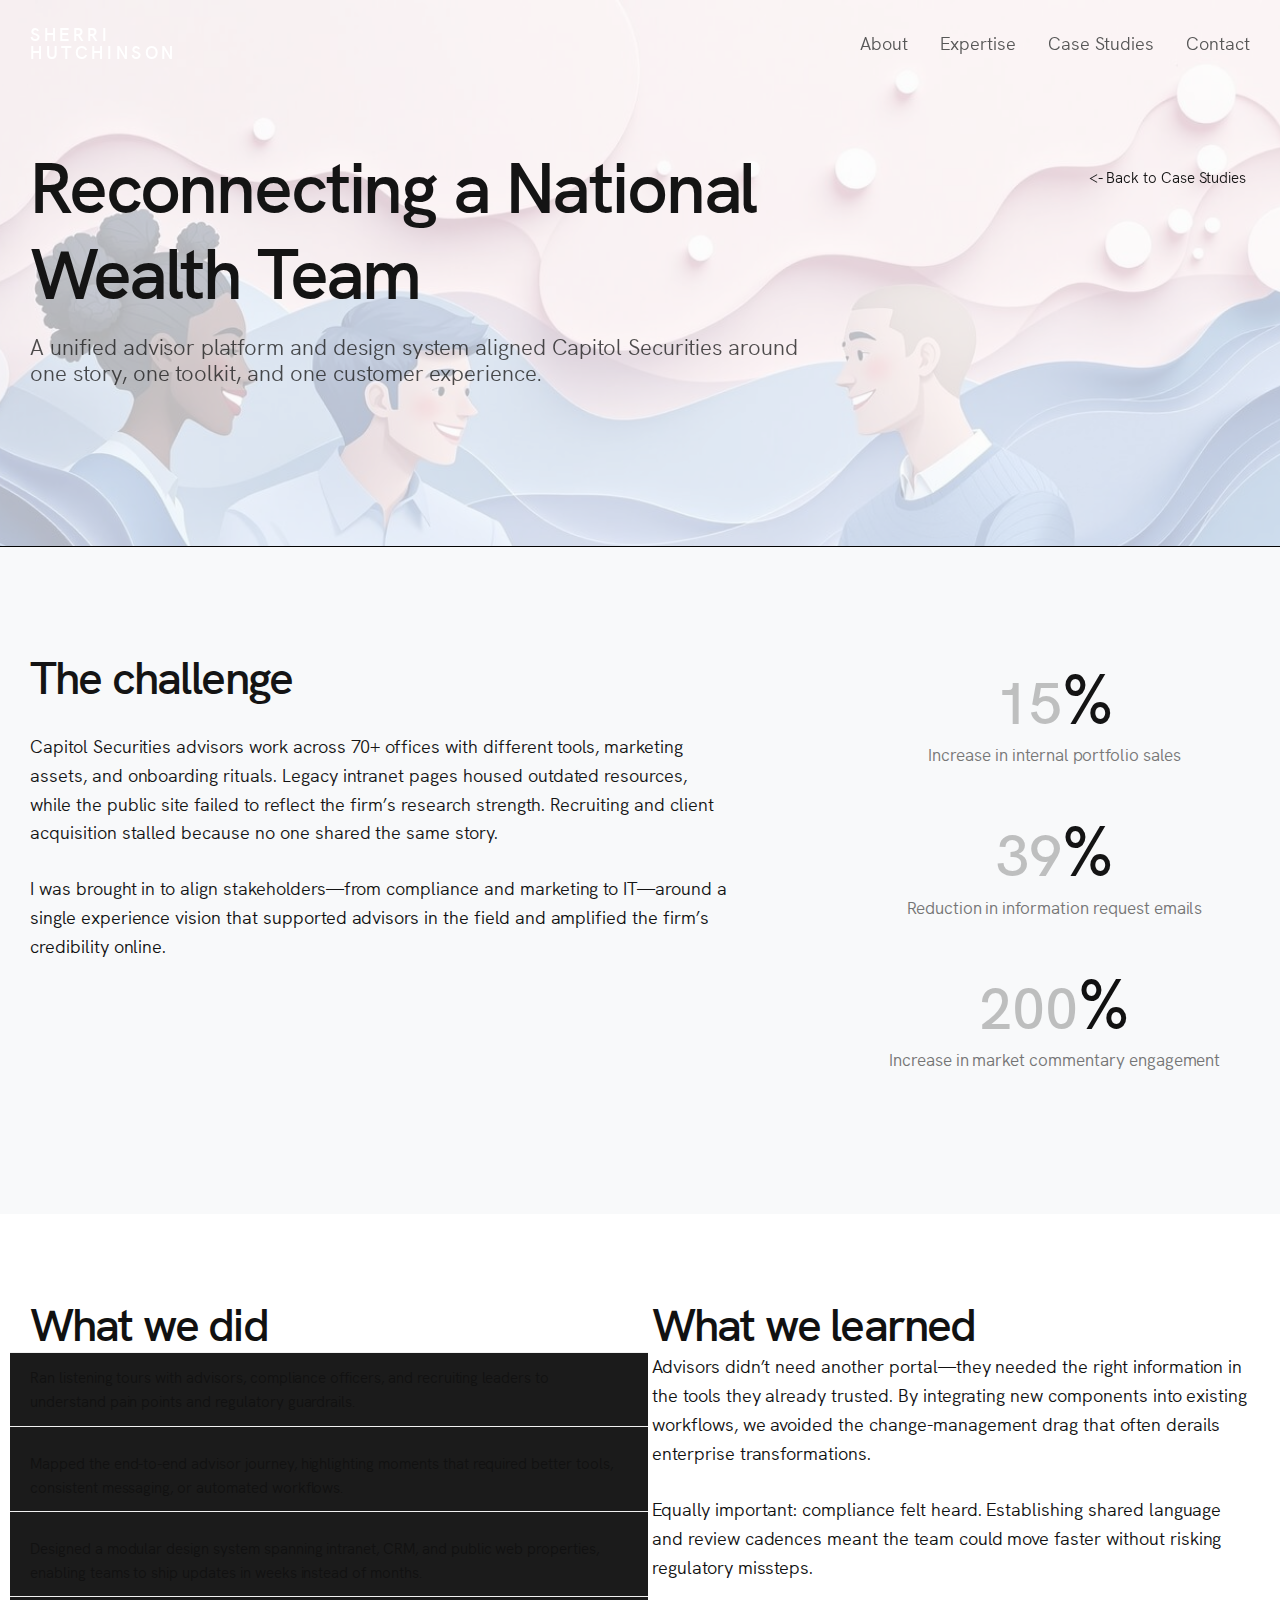
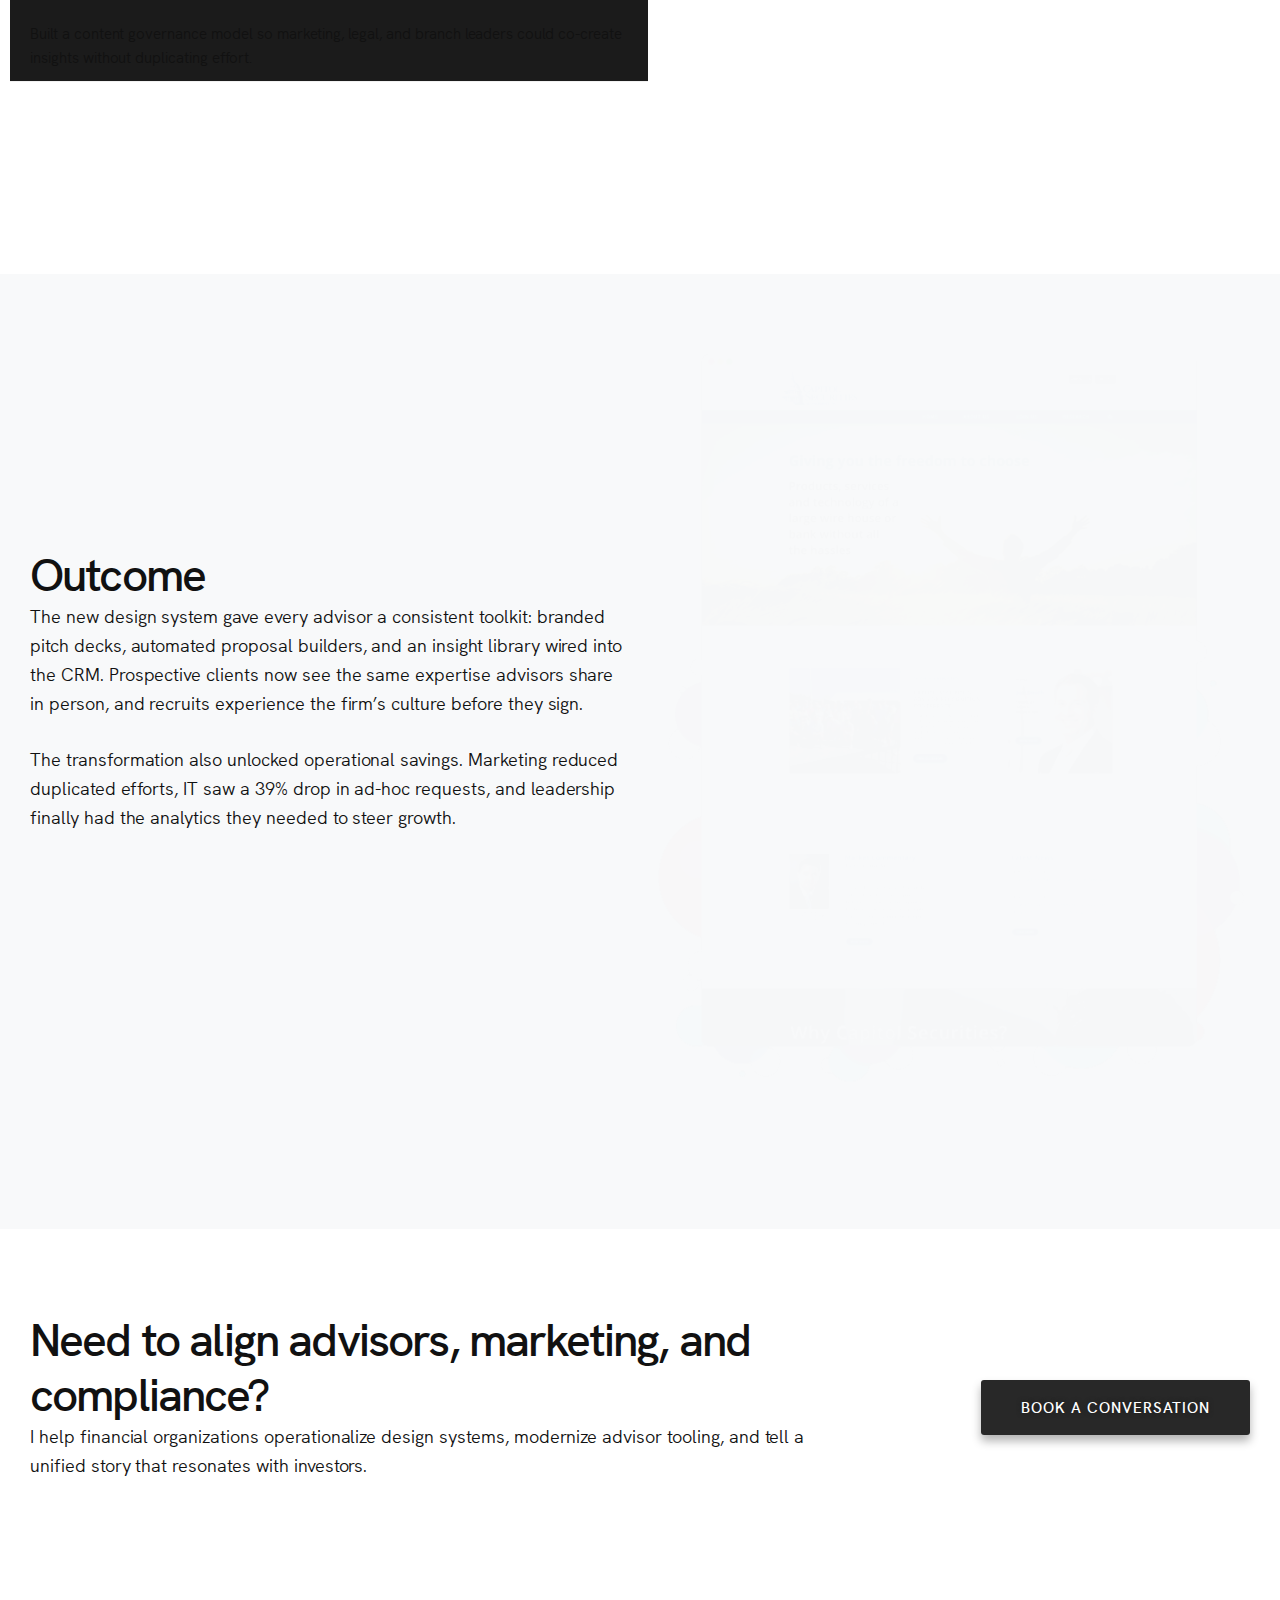
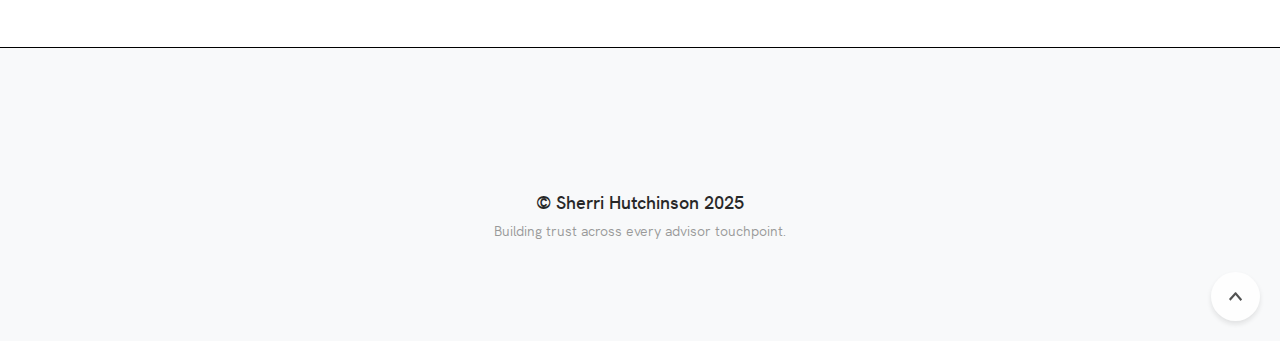
<file: capitol-branding-retooling-study.html>
<!DOCTYPE html>
<html lang="en">
    <head>

        <title>Reconnecting a National Wealth Team | Case Study | Sherri Hutchinson</title>
        <meta charset="utf-8">
        <meta name="description" content="How Sherri Hutchinson partnered with Capitol Securities to unite advisors, marketing, and compliance through a modern design system and integrated digital experience.">

        <!-- Open Graph Tags -->
        <meta property="og:title" content="Reconnecting a National Wealth Team | Sherri Hutchinson">
        <meta property="og:description" content="Case study: aligning internal advisor tools and public storytelling to drive portfolio growth and recruiting momentum.">
        <meta property="og:type" content="article">
        <meta property="og:locale" content="en_US">

        <!-- Additional Meta Tags -->
        <meta name="keywords" content="financial services UX, advisor platform design, design system, digital transformation, wealth management case study">

        <!-- Schema Markup -->
        <script type="application/ld+json">
        {
            "@context": "https://schema.org",
            "@type": "CaseStudy",
            "name": "Reconnecting a National Wealth Team",
            "description": "Sherri Hutchinson created a unified design system and advisor experience that increased portfolio sales, improved information access, and amplified recruiting for Capitol Securities.",
            "author": {
                "@type": "Person",
                "name": "Sherri Hutchinson"
            },
            "industry": "Financial Services",
            "result": [
                "15% increase in internal portfolio sales",
                "39% reduction in information requests",
                "200% increase in market commentary engagement"
            ]
        }
        </script>

        <!--[if IE]><meta http-equiv='X-UA-Compatible' content='IE=edge,chrome=1'><![endif]-->
        <meta name="viewport" content="width=device-width, initial-scale=1.0" />

        <!-- Favicons -->
        <link rel="icon" href="data:image/svg+xml,%3Csvg xmlns='http://www.w3.org/2000/svg' viewBox='0 0 100 100'%3E%3Ctext y='.9em' font-size='90'%3E%F0%9F%8E%A8%3C/text%3E%3C/svg%3E">

        <!-- CSS -->
        <link rel="stylesheet" href="css/bootstrap.min.css">
        <link rel="stylesheet" href="css/style.css">
        <link rel="stylesheet" href="css/style-responsive.css">
        <link rel="stylesheet" href="css/vertical-rhythm.min.css">
        <link rel="stylesheet" href="css/magnific-popup.css">
        <link rel="stylesheet" href="css/owl.carousel.css">
        <link rel="stylesheet" href="css/animate.min.css">
        <link rel="stylesheet" href="css/splitting.css">

    </head>
        <body class="appear-animate case-study">

        <!-- Page Loader -->
        <div class="page-loader">
            <div class="loader">Loading...</div>
        </div>
        <!-- End Page Loader -->

        <!-- Skip to Content -->
        <a href="#main" class="btn skip-to-content">Skip to Content</a>
        <!-- End Skip to Content -->

        <!-- Page Wrap -->
        <div class="page bg-light" id="top">

            <!-- Navigation panel -->
            <nav class="main-nav transparent stick-fixed wow-menubar">
                <div class="full-wrapper relative clearfix">

                    <!-- Logo ( * your text or image into link tag *) -->
                    <div class="nav-logo-wrap local-scroll">
                        <a href="index.html" class="logo morphing-text">
                            <!-- <img src="images/logo-white.png" alt="ZeroNova" width="188" height="37" /> -->
                            <span class="logo-text">SHERRI HUTCHINSON</span>
                        </a>
                    </div>

                    <!-- Mobile Menu Button -->
                    <div class="mobile-nav" role="button" tabindex="0">
                        <i class="fa fa-bars"></i>
                        <span class="sr-only">Menu</span>
                    </div>

                    <!-- Main Menu -->
                    <div class="inner-nav desktop-nav">
                        <ul class="clearlist scroll-nav local-scroll">
                            <li><a href="index.html#about">About</a></li>
                            <li><a href="index.html#services">Expertise</a></li>
                            <li><a href="index.html#work">Case Studies</a></li>
                            <li><a href="index.html#contact">Contact</a></li>
                        </ul>
                    </div>
                    <!-- End Main Menu -->
                </div>
            </nav>
            <!-- End Navigation panel -->

            <main id="main">
<!-- Home Section -->
                <section class="page-section bg-light-alfa-70 pt-sm-100" data-background="images/portfolio/capitol-header.jpeg">
                    <div class="container relative">

                        <div class="row">

                            <div class="col-md-8">
                                <div class="wow fadeInUpShort" data-wow-delay=".1s">
                                    <h1 class="hs-line-7 mb-20 mb-xs-10">Reconnecting a National Wealth Team</h1>
                                </div>
                                <div class="wow fadeInUpShort" data-wow-delay=".2s">
                                    <p class="hs-line-6 opacity-075 mb-20 mb-xs-0">
                                        A unified advisor platform and design system aligned Capitol Securities around one story, one toolkit, and one customer experience.
                                    </p>
                                </div>
                            </div>

                            <div class="col-md-4 mt-30 wow fadeInUpShort" data-wow-delay=".1s">
                                <div class="mod-breadcrumbs text-end">
                                    <a href="index.html#work"><- Back to Case Studies</a>&nbsp;
                                </div>
                            </div>

                        </div>

                    </div>
                </section>
                <!-- End Home Section -->
                <!-- Divider -->
                <hr class="mt-0 mb-0 white morphing-bg" />
                <!-- End Divider -->

<!-- Challenge Section -->
                <section class="page-section bg-light pt-100 pt-sm-50 pb-sm-10">
                    <div class="container relative">

                        <div class="row align-items-start">
                            <div class="col-lg-7 mb-40">
                                <h2 class="section-title mb-30">The challenge</h2>
                                <p>Capitol Securities advisors work across 70+ offices with different tools, marketing assets, and onboarding rituals. Legacy intranet pages housed outdated resources, while the public site failed to reflect the firm’s research strength. Recruiting and client acquisition stalled because no one shared the same story.</p>
                                <p>I was brought in to align stakeholders—from compliance and marketing to IT—around a single experience vision that supported advisors in the field and amplified the firm’s credibility online.</p>
                            </div>
                            <div class="col-lg-4 offset-lg-1">
                                <div class="radial-progress mb-30">
                                    <div class="counter-item">
                                        <div class="count-number"><span class="count">15</span>%</div>
                                        <div class="count-descr">
                                            <span class="count-title">Increase in internal portfolio sales</span>
                                        </div>
                                    </div>
                                </div>
                                <div class="radial-progress mb-30">
                                    <div class="counter-item">
                                        <div class="count-number"><span class="count">39</span>%</div>
                                        <div class="count-descr">
                                            <span class="count-title">Reduction in information request emails</span>
                                        </div>
                                    </div>
                                </div>
                                <div class="radial-progress">
                                    <div class="counter-item">
                                        <div class="count-number"><span class="count">200</span>%</div>
                                        <div class="count-descr">
                                            <span class="count-title">Increase in market commentary engagement</span>
                                        </div>
                                    </div>
                                </div>
                            </div>
                        </div>

                    </div>
                </section>
                <!-- End Challenge Section -->

                <!-- Approach Section -->
                <section class="page-section bg-white pt-80 pt-sm-50">
                    <div class="container relative">
                        <div class="row">
                            <div class="col-lg-6 mb-40">
                                <h3 class="section-title">What we did</h3>
                                <ul class="sf-list pr-list">
                                    <li>Ran listening tours with advisors, compliance officers, and recruiting leaders to understand pain points and regulatory guardrails.</li>
                                    <li>Mapped the end-to-end advisor journey, highlighting moments that required better tools, consistent messaging, or automated workflows.</li>
                                    <li>Designed a modular design system spanning intranet, CRM, and public web properties, enabling teams to ship updates in weeks instead of months.</li>
                                    <li>Built a content governance model so marketing, legal, and branch leaders could co-create insights without duplicating effort.</li>
                                </ul>
                            </div>
                            <div class="col-lg-6 mb-40">
                                <h3 class="section-title">What we learned</h3>
                                <p>Advisors didn’t need another portal—they needed the right information in the tools they already trusted. By integrating new components into existing workflows, we avoided the change-management drag that often derails enterprise transformations.</p>
                                <p>Equally important: compliance felt heard. Establishing shared language and review cadences meant the team could move faster without risking regulatory missteps.</p>
                            </div>
                        </div>
                    </div>
                </section>
                <!-- End Approach Section -->

                <!-- Outcomes Section -->
                <section class="page-section bg-light pt-80 pt-sm-50">
                    <div class="container relative">
                        <div class="row align-items-center">
                            <div class="col-lg-6 mb-40">
                                <h3 class="section-title">Outcome</h3>
                                <p>The new design system gave every advisor a consistent toolkit: branded pitch decks, automated proposal builders, and an insight library wired into the CRM. Prospective clients now see the same expertise advisors share in person, and recruits experience the firm’s culture before they sign.</p>
                                <p>The transformation also unlocked operational savings. Marketing reduced duplicated efforts, IT saw a 39% drop in ad-hoc requests, and leadership finally had the analytics they needed to steer growth.</p>
                            </div>
                            <div class="col-lg-6">
                                <img src="images/portfolio/capitol_after-home.png" alt="Capitol Securities digital transformation screens" class="img-responsive wow fadeInUpShort" data-wow-delay=".1s">
                            </div>
                        </div>
                    </div>
                </section>
                <!-- End Outcomes Section -->

                <!-- CTA Section -->
                <section class="page-section bg-white pt-80 pt-sm-60">
                    <div class="container relative">
                        <div class="row align-items-center">
                            <div class="col-lg-8 mb-sm-40">
                                <h3 class="section-title">Need to align advisors, marketing, and compliance?</h3>
                                <p>I help financial organizations operationalize design systems, modernize advisor tooling, and tell a unified story that resonates with investors.</p>
                            </div>
                            <div class="col-lg-4 text-lg-end">
                                <a href="index.html#contact" class="btn btn-mod btn-w btn-large btn-round morphing-bg">Book a conversation</a>
                            </div>
                        </div>
                    </div>
                </section>
                <!-- End CTA Section -->

                <!-- Divider -->
                <hr class="mt-0 mb-0 white morphing-bg" />
                <!-- End Divider -->

            </main>

            <!-- Footer -->
            <footer class="page-section bg-light footer pb-100 pb-sm-50">
                <div class="container">


                    <!-- Footer Text -->
                    <div class="footer-text">

                        <!-- Copyright -->
                        <div class="footer-copy">
                            <a href="index.html">© Sherri Hutchinson 2025</a>
                        </div>
                        <!-- End Copyright -->

                        <div class="footer-made">
                            Building trust across every advisor touchpoint.
                        </div>

                    </div>
                    <!-- End Footer Text -->

                 </div>

                 <!-- Top Link -->
                 <div class="local-scroll">
                     <a href="#top" class="link-to-top"><i class="link-to-top-icon"></i><span class="sr-only">Scroll to top</span></a>
                 </div>
                 <!-- End Top Link -->

            </footer>
            <!-- End Footer -->

        </div>
        <!-- End Page Wrap -->


        <!-- JS -->
        <script src="js/jquery.min.js"></script>
        <script src="js/jquery.easing.1.3.js"></script>
        <script src="js/bootstrap.bundle.min.js"></script>
        <script src="js/SmoothScroll.js"></script>
        <script src="js/jquery.scrollTo.min.js"></script>
        <script src="js/jquery.localScroll.min.js"></script>
        <script src="js/jquery.viewport.mini.js"></script>
        <script src="js/jquery.parallax-1.1.3.js"></script>
        <script src="js/jquery.fitvids.js"></script>
        <script src="js/owl.carousel.min.js"></script>
        <script src="js/isotope.pkgd.min.js"></script>
        <script src="js/imagesloaded.pkgd.min.js"></script>
        <script src="js/jquery.magnific-popup.min.js"></script>
        <script src="js/masonry.pkgd.min.js"></script>
        <script src="js/jquery.lazyload.min.js"></script>
        <script src="js/wow.min.js"></script>
        <script src="js/morphext.js"></script>
        <script src="js/all.js"></script>
        <script src="js/contact-form.js"></script>
        <script src="js/jquery.ajaxchimp.min.js"></script>
        <script src="js/objectFitPolyfill.min.js"></script>
        <script src="js/splitting.min.js"></script>

    </body>
</html>
</file>
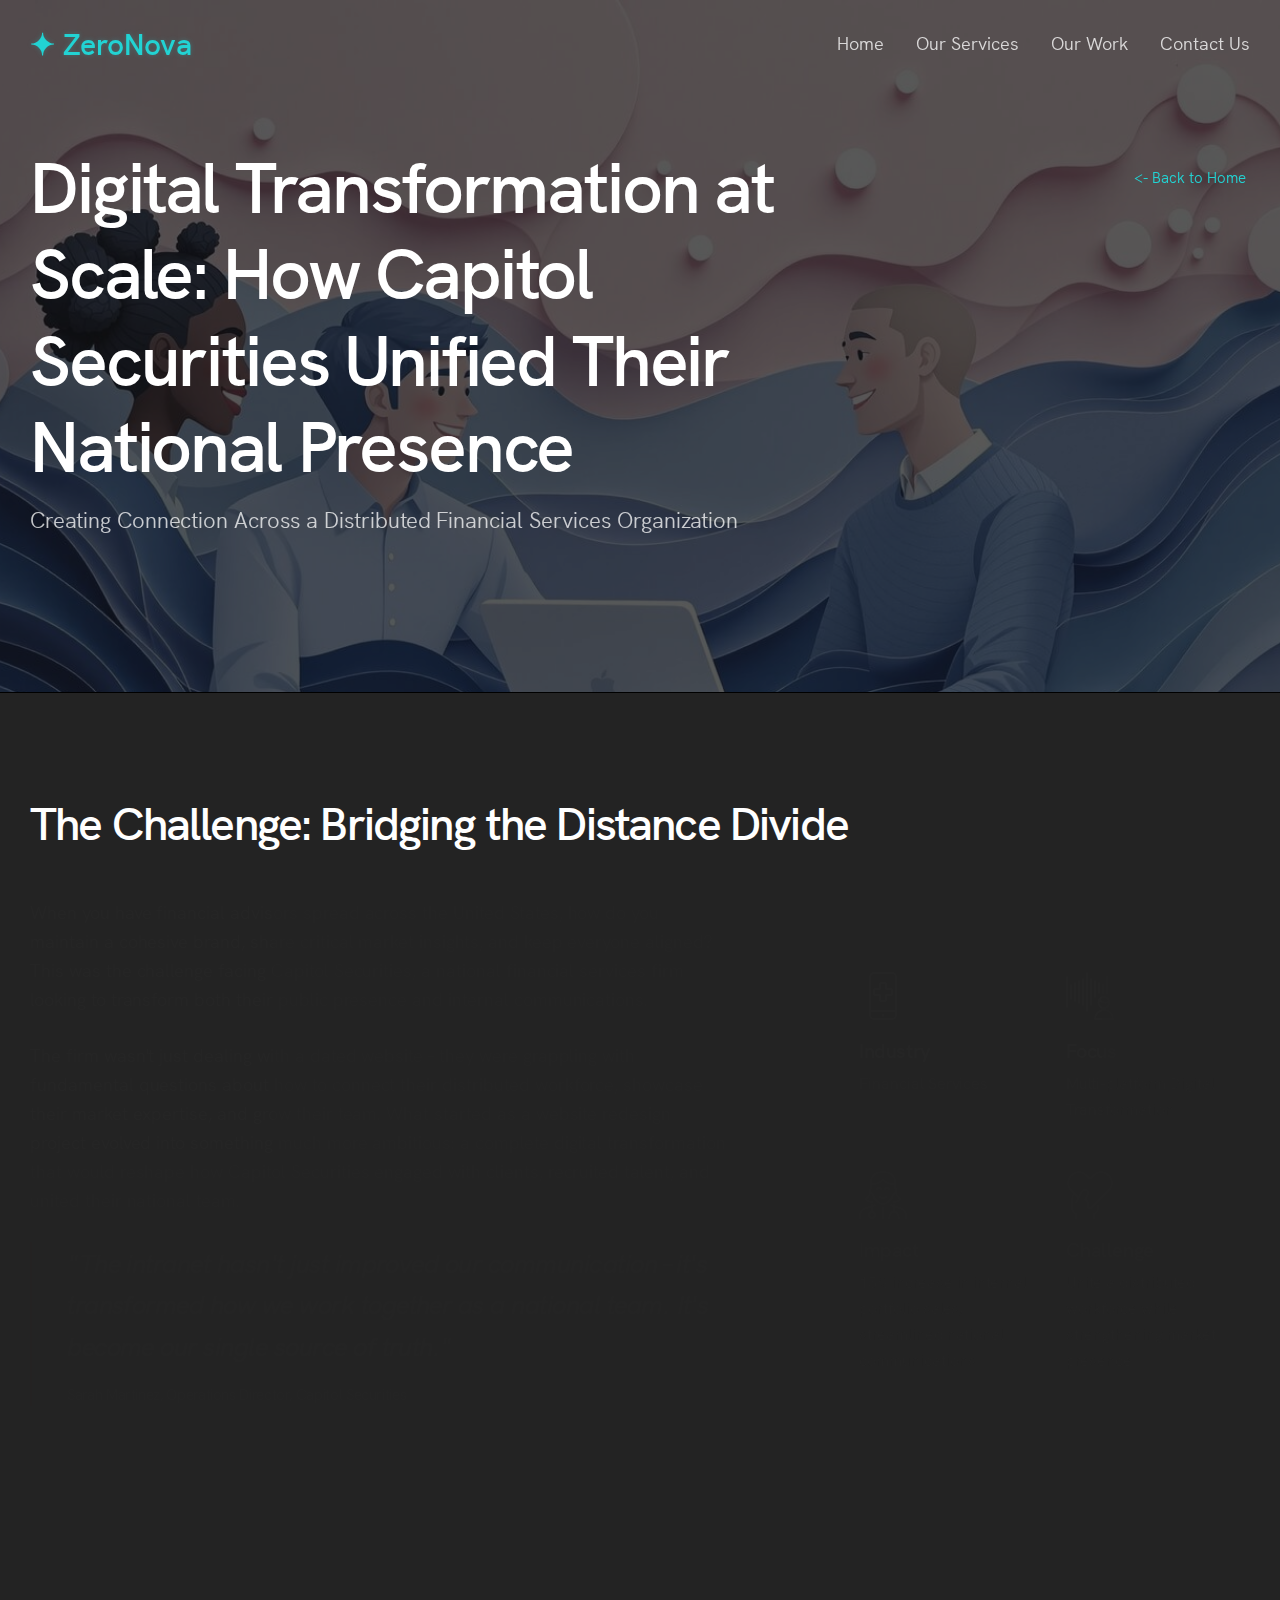
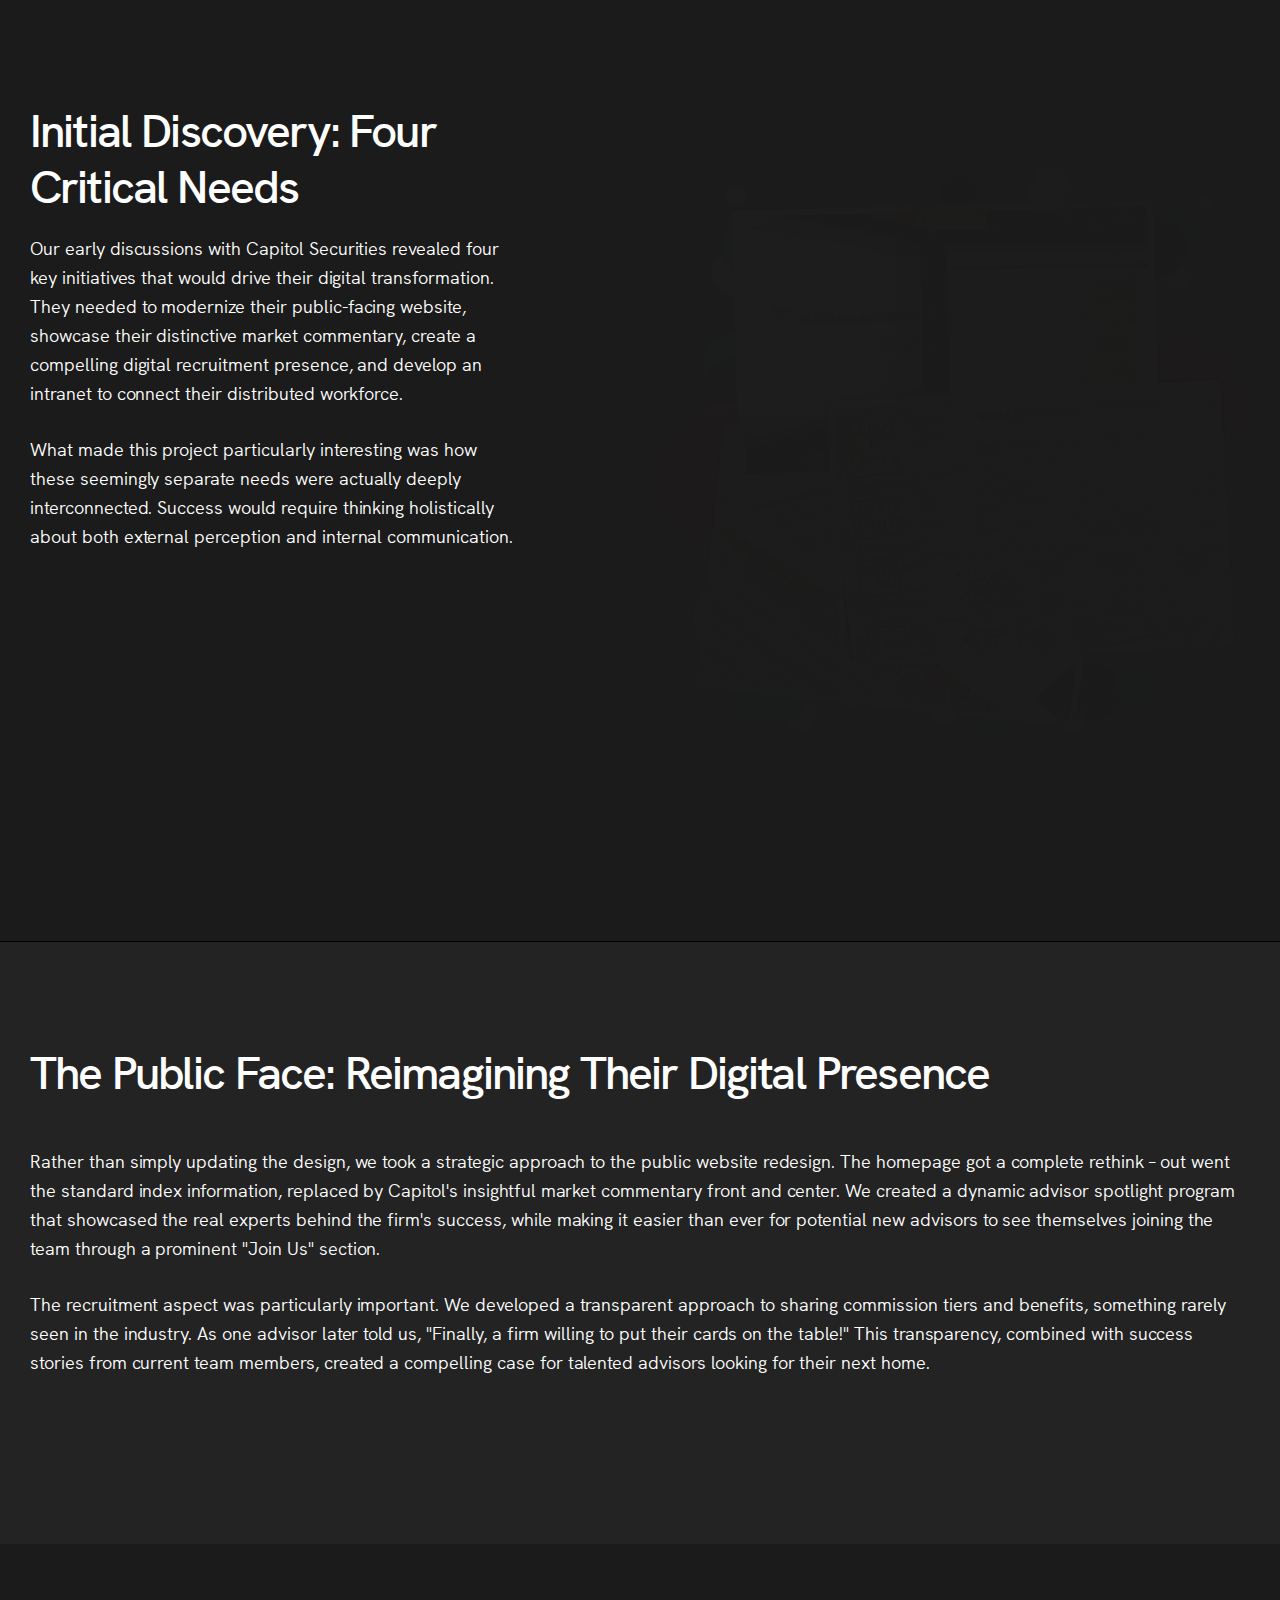
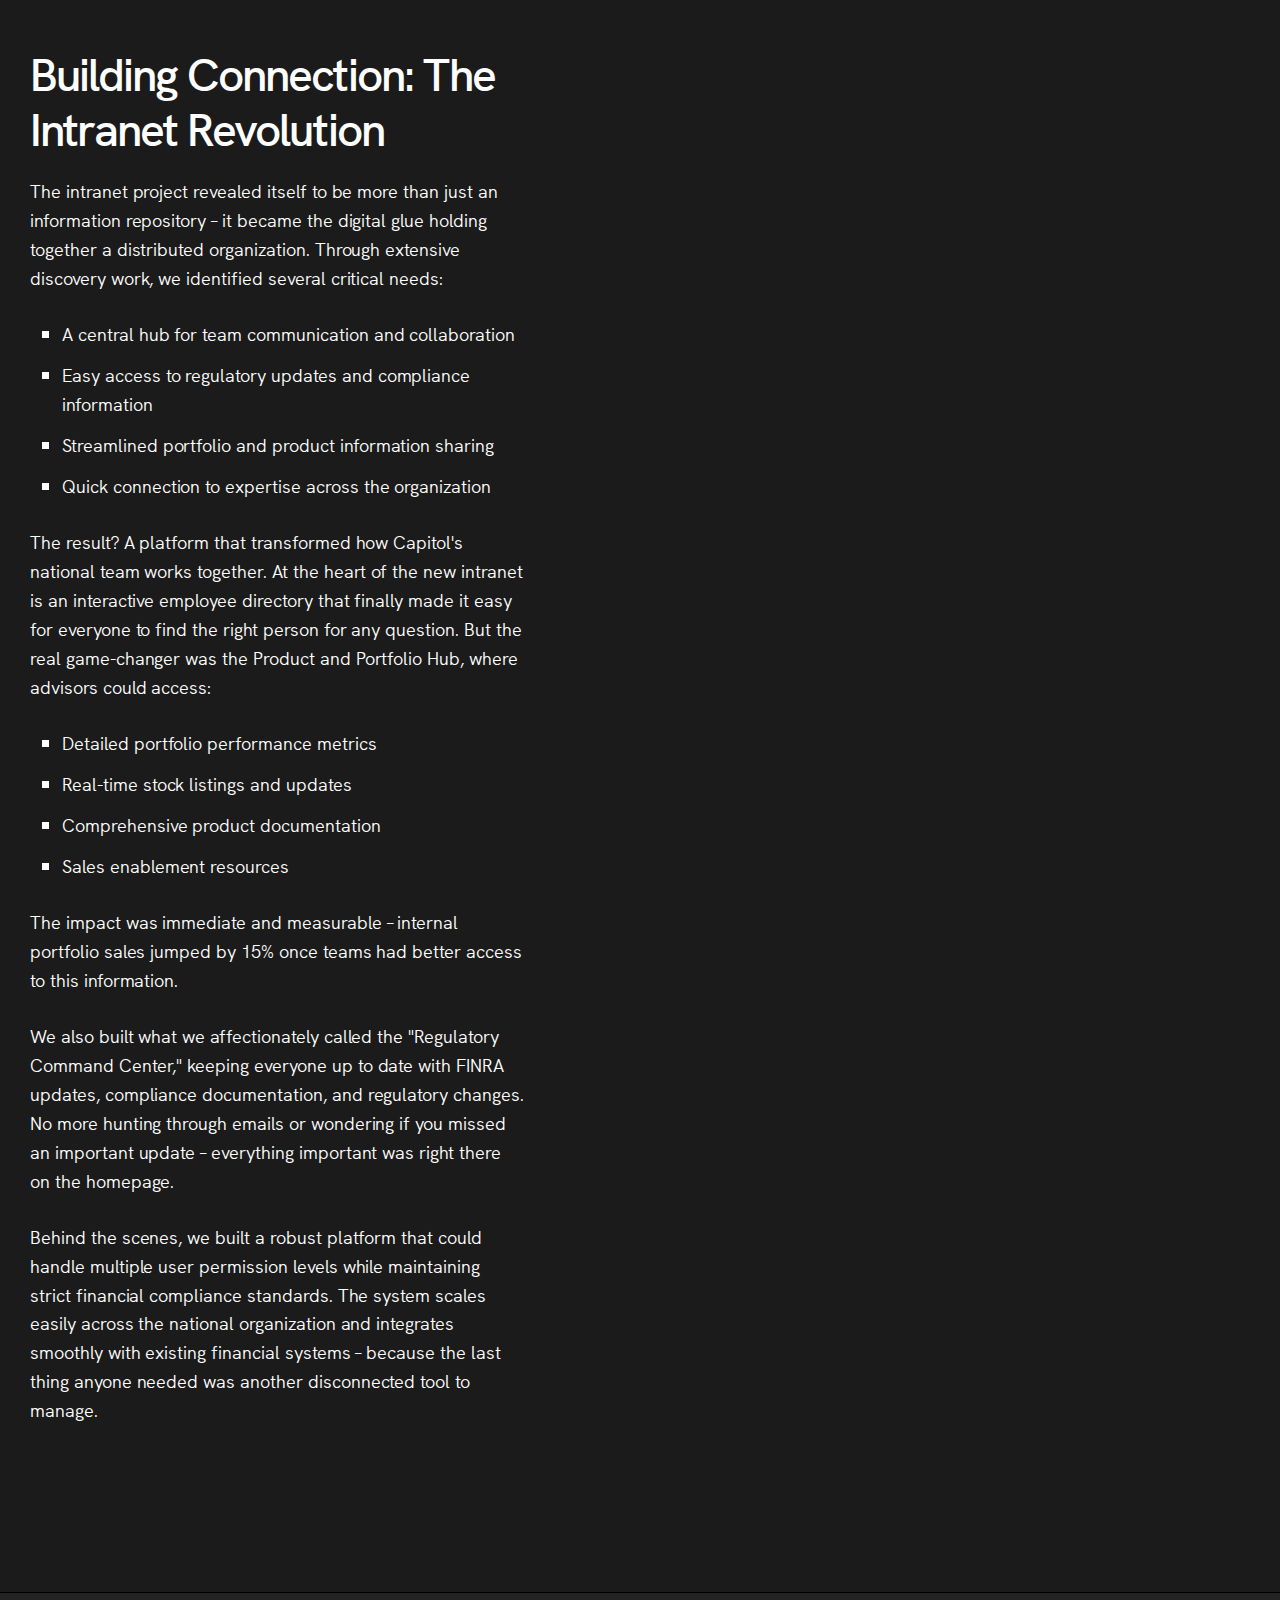
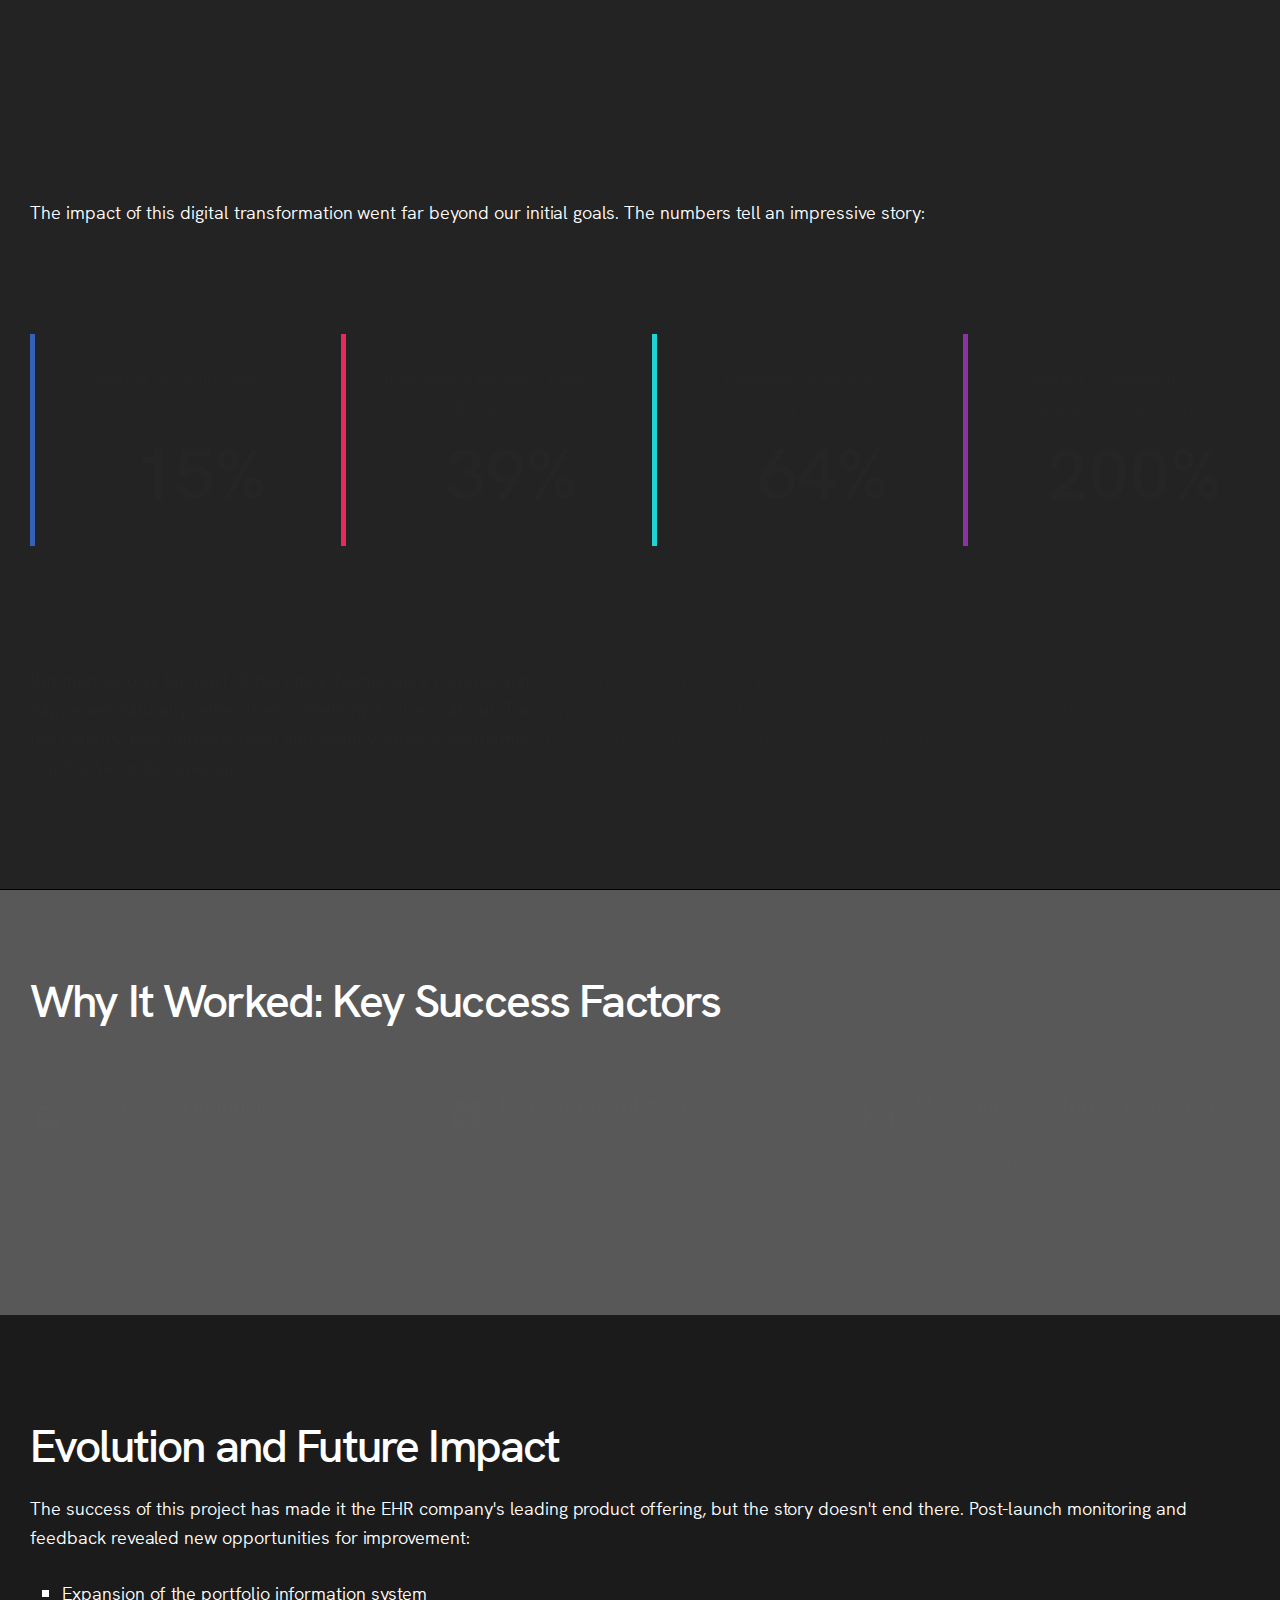
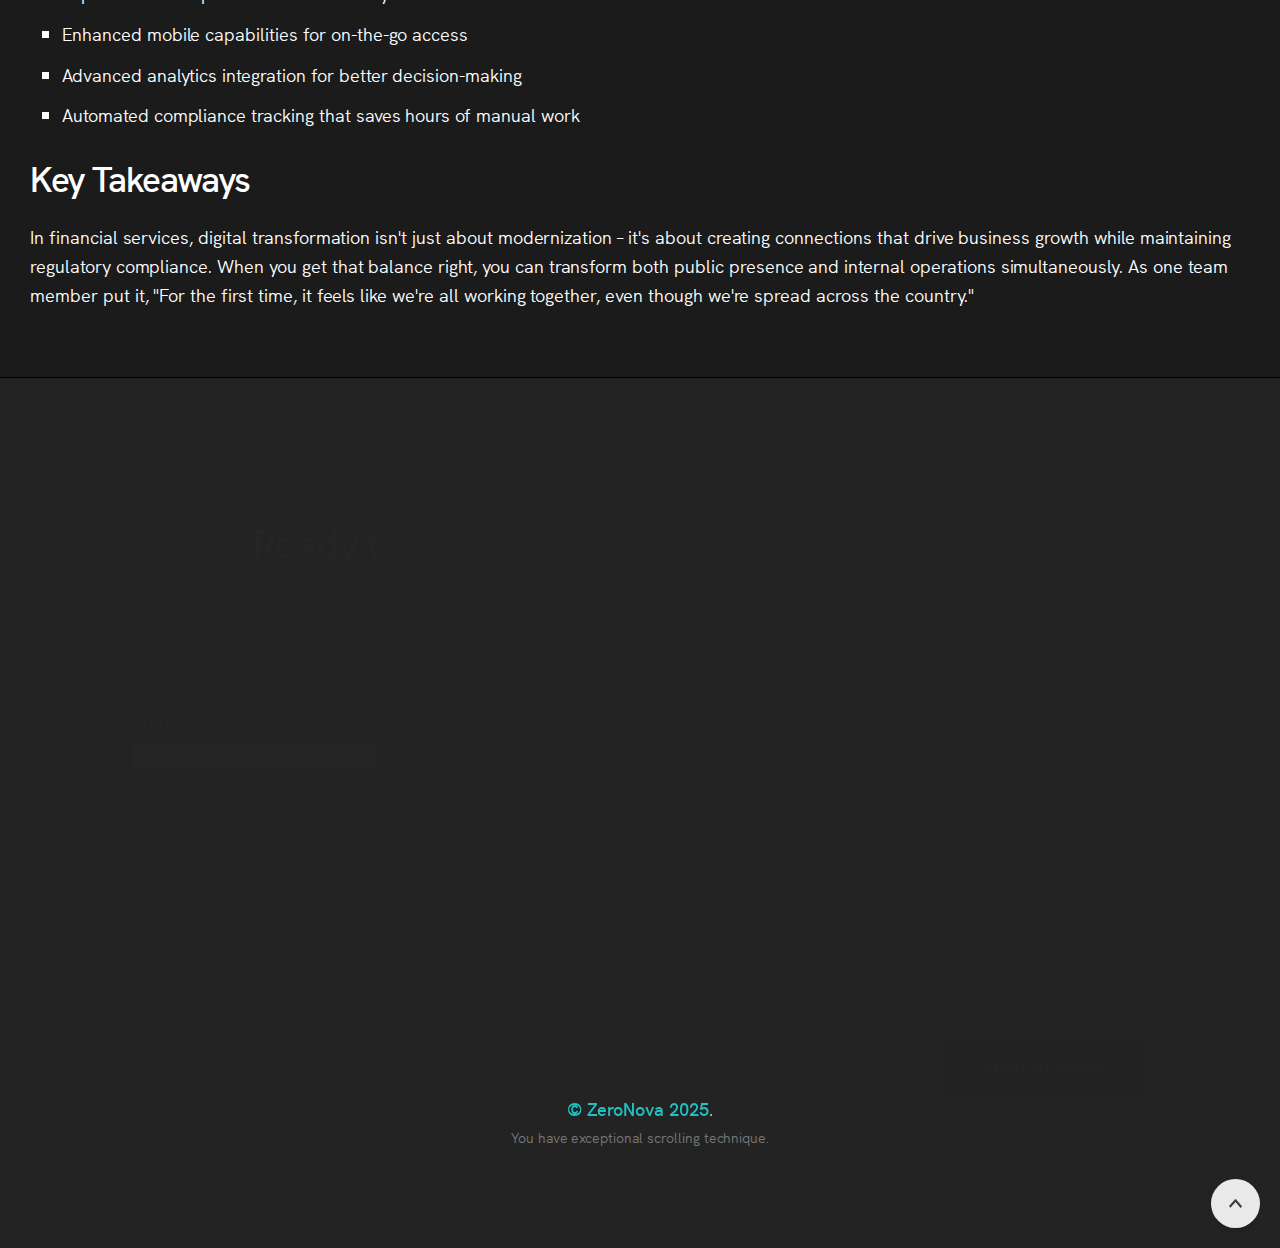
<file: capitol-study.html>
<!DOCTYPE html>
<html lang="en">
    <head>
        
        <title>Capitol</title>
        <meta charset="utf-8">
        <meta name="description" content="Discover how ZeroNova transformed a high-stakes financial landing page to nearly double revenue in 6 months through strategic UX design and customer journey optimization.">

        <!-- Open Graph Tags -->
        <meta property="og:title" content="Breaking Through the Conversion Ceiling: A Landing Page Transformation">
        <meta property="og:description" content="See how we helped CreditLoan.com break through their conversion plateau and nearly double revenue through smart landing page design.">
        <meta property="og:type" content="article">
        <meta property="og:locale" content="en_US">

        <!-- Additional Meta Tags -->
        <meta name="keywords" content="financial UX case study, UX design ROI, digital transformation results, financial services design, user experience strategy">

        <!-- Schema Markup -->
        <script type="application/ld+json">
        {
            "@context": "https://schema.org",
            "@type": "Article",
            "headline": "How Strategic UX Increased Revenue & Transactions by Over 300% in 6 Months",
            "description": "A comprehensive case study showing how ZeroNova transformed a complex financial platform into an intuitive experience that dramatically improved business results.",
            "author": {
                "@type": "Organization",
                "name": "ZeroNova"
            }
        }
        </script>

        <!--[if IE]><meta http-equiv='X-UA-Compatible' content='IE=edge,chrome=1'><![endif]-->
        <meta name="viewport" content="width=device-width, initial-scale=1.0" />
        
        <!-- Favicons -->
        <link rel="shortcut icon" href="images/favicon.png">

        <!-- CSS -->
        <link rel="stylesheet" href="css/bootstrap.min.css">
        <link rel="stylesheet" href="css/style.css">
        <link rel="stylesheet" href="css/style-responsive.css">
        <link rel="stylesheet" href="css/vertical-rhythm.min.css">
        <link rel="stylesheet" href="css/magnific-popup.css">
        <link rel="stylesheet" href="css/owl.carousel.css">
        <link rel="stylesheet" href="css/animate.min.css">
        <link rel="stylesheet" href="css/splitting.css">
        
    </head>
        <body class="appear-animate case-study amb-voice">
        
        <!-- Page Loader -->        
        <div class="page-loader dark">
            <div class="loader">Loading...</div>
        </div>
        <!-- End Page Loader -->

        <!-- Skip to Content -->
        <a href="#main" class="btn skip-to-content">Skip to Content</a>
        <!-- End Skip to Content -->
        
        <!-- Page Wrap -->
        <div class="page bg-dark light-content" id="top">
            
            <!-- Navigation panel -->
            <nav class="main-nav dark transparent stick-fixed wow-menubar">
                <div class="full-wrapper relative clearfix">
                    
                    <!-- Logo ( * your text or image into link tag *) -->
                    <div class="nav-logo-wrap local-scroll">
                        <a href="index.html" class="logo morphing-text">
                            ✦ ZeroNova
                            <!-- <img src="images/logo-white.png" alt="Company logo" width="188" height="37" /> -->
                        </a>
                    </div>
                    
                    <!-- Mobile Menu Button -->
                    <div class="mobile-nav" role="button" tabindex="0">
                        <i class="fa fa-bars"></i>
                        <span class="sr-only">Menu</span>
                    </div>
                    
                    <!-- Main Menu -->
                    <div class="inner-nav desktop-nav">
                        <ul class="clearlist scroll-nav local-scroll">
                            <li class="active"><a href="index.html">Home</a></li>
                            <li><a href="index.html#services">Our Services</a></li>
                            <li><a href="index.html#work">Our Work</a></li>
                            <li><a href="index.html#contact">Contact Us</a></li>
                        </ul>
                    </div>
                    <!-- End Main Menu -->                    
                </div>
            </nav>
            <!-- End Navigation panel -->
            
            <main id="main">    
<!-- Home Section -->
                <section class="page-section bg-dark-alfa-70 pt-sm-100" data-background="images/portfolio/capitol-header.jpeg">
                    <div class="container relative">
                    
                        <div class="row">
                            
                            <div class="col-md-8">
                                <div class="wow fadeInUpShort" data-wow-delay=".1s">
                                    <h1 class="hs-line-7 mb-20 mb-xs-10">Digital Transformation at Scale: How Capitol Securities Unified Their National Presence</h1>
                                </div>
                                <div class="wow fadeInUpShort" data-wow-delay=".2s">
                                    <p class="hs-line-6 opacity-075 mb-20 mb-xs-0">
                                        Creating Connection Across a Distributed Financial Services Organization
                                    </p>
                                </div>
                            </div>
                            
                            <div class="col-md-4 mt-30 wow fadeInUpShort" data-wow-delay=".1s">
                                <div class="mod-breadcrumbs text-end">
                                    <a href="index.html"><- Back to Home</a>&nbsp;
                                </div>                                
                            </div>
                            
                        </div>
                    
                    </div>
                </section>
                <!-- End Home Section -->
                <!-- Divider -->
                <hr class="mt-0 mb-0 white morphing-bg" />
                <!-- End Divider -->
                
<!-- The Challenge / Intro Section -->
                <section class="page-section bg-dark-lighter light-content pt-100 pt-sm-50 pb-sm-10">
                    <div class="container relative">
                        
                        <div class="row">
                            <h2 class="section-title mb-50 mb-sm-20">The Challenge: Bridging the Distance Divide</h2>
                            
                            
                            <div class="col-lg-7 d-flex align-items-center wow fadeInUpShort" data-wow-delay=".2s" data-wow-duration="1.2s">
                                <div>
                                    <p>When you have financial advisors spread across the United States, how do you maintain a cohesive brand, share critical market insights, and keep everyone aligned? This was the challenge facing Capitol Securities, a national financial services firm looking to transform both their public presence and internal communications.</p>
                                    <p>The firm wasn't just dealing with a dated website – they were grappling with fundamental questions about how to connect their distributed workforce, showcase their market expertise, and grow their team. What started as a website redesign project evolved into something much more ambitious: a complete digital transformation that would reshape how Capitol Securities engaged with clients, recruited talent, and united their national team.</p>
                                       <blockquote>
                                    <p><em>"The intranet hasn't just improved our communication – it's transformed how we work together as a national team. It's become our single source of truth."</em></p><footer>Sarah Martinez, Operations Director, Capitol Securities</footer>


                                </blockquote>                                 
                                </div>
                                
                            </div>
                        
                            
                            <div class="col-lg-4 offset-lg-1  d-flex align-items-center wow fadeInUpShort" data-wow-delay=".5s" data-wow-duration="2.1s">
                                <div>                                    
                                    <!-- Project snapshot Grid -->
                                    <div class="row alt-features-grid">
                                        
                                        <!-- Features Item -->
                                        <div class="col-lg-6 col-sm-6">
                                            <div class="alt-features-item ">
                                                <div class="alt-features-icon">
                                                    <svg xmlns="http://www.w3.org/2000/svg" fill="none" viewBox="0 0 24 24" id="Medical-App-Smartphone--Streamline-Streamline-3.0"><desc>Medical App Smartphone Streamline Icon: https://streamlinehq.com</desc><path stroke="currentColor" stroke-linecap="round" stroke-linejoin="round" d="M18.5 19.5h-13" stroke-width="1"></path><path stroke="currentColor" stroke-linecap="round" stroke-linejoin="round" d="M16.5 0.5h-9a2 2 0 0 0 -2 2v19a2 2 0 0 0 2 2h9a2 2 0 0 0 2 -2v-19a2 2 0 0 0 -2 -2Z" stroke-width="1"></path><path stroke="currentColor" stroke-linecap="round" stroke-linejoin="round" d="M16.5 9a0.5 0.5 0 0 0 -0.5 -0.5h-2.5V6a0.5 0.5 0 0 0 -0.5 -0.5h-2a0.5 0.5 0 0 0 -0.5 0.5v2.5H8a0.5 0.5 0 0 0 -0.5 0.5v2a0.5 0.5 0 0 0 0.5 0.5h2.5V14a0.5 0.5 0 0 0 0.5 0.5h2a0.5 0.5 0 0 0 0.5 -0.5v-2.5H16a0.5 0.5 0 0 0 0.5 -0.5V9Z" stroke-width="1"></path><path stroke="currentColor" d="M12 21.75a0.25 0.25 0 1 1 0 -0.5" stroke-width="1"></path><path stroke="currentColor" d="M12 21.75a0.25 0.25 0 1 0 0 -0.5" stroke-width="1"></path></svg>
                                                </div>
                                                <h3 class="alt-features-title">Industry</h3>
                                                <div class="alt-features-descr">
                                                    Financial Services
                                                </div>
                                            </div>
                                        </div>
                                        <!-- End Features Item -->
                                        
                                        <!-- Features Item -->
                                        <div class="col-lg-6 col-sm-6">
                                            <div class="alt-features-item">
                                                <div class="alt-features-icon">
                                                    <svg xmlns="http://www.w3.org/2000/svg" viewBox="0 0 24 24" id="Voice-Id-User--Streamline-Streamline-3.0"><desc>Voice Id User Streamline Icon: https://streamlinehq.com</desc><defs></defs><title>voice-id-user</title><path d="m0.5 17.507 0 -15" fill="none" stroke="currentColor" stroke-linecap="round" stroke-linejoin="round" stroke-width="1"></path><path d="m2.5 6.5 0 7.007" fill="none" stroke="currentColor" stroke-linecap="round" stroke-linejoin="round" stroke-width="1"></path><path d="m4.5 5.5 0 9.007" fill="none" stroke="currentColor" stroke-linecap="round" stroke-linejoin="round" stroke-width="1"></path><path d="m6.5 4.5 0 11.007" fill="none" stroke="currentColor" stroke-linecap="round" stroke-linejoin="round" stroke-width="1"></path><path d="m8.5 3.5 0 13.007" fill="none" stroke="currentColor" stroke-linecap="round" stroke-linejoin="round" stroke-width="1"></path><path d="m20.5 10.809 0 -8.302" fill="none" stroke="currentColor" stroke-linecap="round" stroke-linejoin="round" stroke-width="1"></path><path d="m18.5 6.5 0 3.998" fill="none" stroke="currentColor" stroke-linecap="round" stroke-linejoin="round" stroke-width="1"></path><path d="m16.5 5.5 0 5.017" fill="none" stroke="currentColor" stroke-linecap="round" stroke-linejoin="round" stroke-width="1"></path><path d="m14.5 4.5 0 8" fill="none" stroke="currentColor" stroke-linecap="round" stroke-linejoin="round" stroke-width="1"></path><path d="m12.5 3.5 0 13.007" fill="none" stroke="currentColor" stroke-linecap="round" stroke-linejoin="round" stroke-width="1"></path><path d="m10.5 0.507 0 19" fill="none" stroke="currentColor" stroke-linecap="round" stroke-linejoin="round" stroke-width="1"></path><path d="M14.5 23.5a4.5 4.5 0 0 1 9 0Z" fill="none" stroke="currentColor" stroke-linecap="round" stroke-linejoin="round" stroke-width="1"></path><path d="M16.638 13.862a4.571 4.571 0 0 0 5.075 1.021" fill="none" stroke="currentColor" stroke-linecap="round" stroke-linejoin="round" stroke-width="1"></path><path d="M16.25 15.25a2.75 2.75 0 1 0 5.5 0 2.75 2.75 0 1 0 -5.5 0" fill="none" stroke="currentColor" stroke-linecap="round" stroke-linejoin="round" stroke-width="1"></path></svg>
                                                </div>
                                                <h3 class="alt-features-title">Focus</h3>
                                                <div class="alt-features-descr">
                                                    Multi-platform Digital Transformation
                                                </div>
                                            </div>
                                        </div>
                                        <!-- End Features Item -->
                                        
                                        <!-- Features Item -->
                                        <div class="col-lg-6 col-sm-6">
                                            <div class="alt-features-item">
                                                <div class="alt-features-icon">
                                                    <svg xmlns="http://www.w3.org/2000/svg" viewBox="0 0 24 24" id="Professions-Woman-Doctor-2--Streamline-Streamline-3.0"><desc>Professions Woman Doctor 2 Streamline Icon: https://streamlinehq.com</desc><defs></defs><title>professions-woman-doctor-2</title><path d="M5 22.001a1.5 1.5 0 1 0 3 0 1.5 1.5 0 1 0 -3 0" fill="none" stroke="currentColor" stroke-linecap="round" stroke-linejoin="round" stroke-width="1"></path><path d="m6.5 20.501 0 -3.5" fill="none" stroke="currentColor" stroke-linecap="round" stroke-linejoin="round" stroke-width="1"></path><path d="m17.5 20.501 0 -3.5" fill="none" stroke="currentColor" stroke-linecap="round" stroke-linejoin="round" stroke-width="1"></path><path d="m15 23.5 0.772 -2.317a1 1 0 0 1 0.949 -0.683h1.558a1 1 0 0 1 0.949 0.683L20 23.5" fill="none" stroke="currentColor" stroke-linecap="round" stroke-linejoin="round" stroke-width="1"></path><path d="M23.5 23.5v-1a4 4 0 0 0 -2.6 -3.746L16 17.109" fill="none" stroke="currentColor" stroke-linecap="round" stroke-linejoin="round" stroke-width="1"></path><path d="m8 17.109 -4.9 1.646A4 4 0 0 0 0.5 22.5v1" fill="none" stroke="currentColor" stroke-linecap="round" stroke-linejoin="round" stroke-width="1"></path><path d="m12 23.501 0 -5" fill="none" stroke="currentColor" stroke-linecap="round" stroke-linejoin="round" stroke-width="1"></path><path d="M10.5 13a1.971 1.971 0 0 0 1.358 0.5h0.284A1.969 1.969 0 0 0 13.5 13" fill="none" stroke="currentColor" stroke-linecap="round" stroke-linejoin="round" stroke-width="1"></path><path d="M11 9a1.087 1.087 0 0 0 -1 -0.5A1.087 1.087 0 0 0 9 9" fill="none" stroke="currentColor" stroke-linecap="round" stroke-linejoin="round" stroke-width="1"></path><path d="M15 9a1.087 1.087 0 0 0 -1 -0.5 1.087 1.087 0 0 0 -1 0.5" fill="none" stroke="currentColor" stroke-linecap="round" stroke-linejoin="round" stroke-width="1"></path><path d="M12.02 16.5c1.387 0 4.49 -1.721 4.932 -4.365a1 1 0 0 1 0.572 -0.747C18.6 10.9 18.872 8.937 18 8.5c0.5 -2.986 0.5 -8 -5.982 -8s-6.477 5.014 -5.981 8c-0.871 0.436 -0.6 2.4 0.478 2.888a1 1 0 0 1 0.572 0.747C7.53 14.78 10.633 16.5 12.02 16.5Z" fill="none" stroke="currentColor" stroke-linecap="round" stroke-linejoin="round" stroke-width="1"></path><path d="M5.848 6.485c1.338 -0.031 4.034 0.378 6.152 -2.17 2.128 2.56 4.871 2.145 6.193 2.179" fill="none" stroke="currentColor" stroke-linecap="round" stroke-linejoin="round" stroke-width="1"></path><path d="M5.732 10.546a5.167 5.167 0 0 1 -1.961 3.172 0.5 0.5 0 0 0 -0.041 0.831 4.428 4.428 0 0 0 2.915 0.933" fill="none" stroke="currentColor" stroke-linecap="round" stroke-linejoin="round" stroke-width="1"></path><path d="M18.309 10.546a5.159 5.159 0 0 0 1.961 3.172 0.5 0.5 0 0 1 0.04 0.831 4.426 4.426 0 0 1 -2.915 0.933" fill="none" stroke="currentColor" stroke-linecap="round" stroke-linejoin="round" stroke-width="1"></path></svg>
                                                </div>
                                                <h3 class="alt-features-title">Impact</h3>
                                                <div class="alt-features-descr">
                                                    15% increase in internal portfolio sales, streamlined national communications 
                                                </div>
                                            </div>
                                        </div>
                                        <!-- End Features Item -->
                                        
                                        <!-- Features Item -->
                                        <div class="col-lg-6 col-sm-6">
                                            <div class="alt-features-item">
                                                <div class="alt-features-icon">
                                                    <svg xmlns="http://www.w3.org/2000/svg" viewBox="0 0 24 24" id="Love-Heart-Hold--Streamline-Streamline-3.0"><desc>Love Heart Hold Streamline Icon: https://streamlinehq.com</desc><defs></defs><title>love-heart-hold</title><path d="M4.036 11.129A5.97 5.97 0 0 0 3 14.5v4.046c0 1.513 0.672 2.23 2 2.954v2" fill="none" stroke="currentColor" stroke-linecap="round" stroke-linejoin="round" stroke-width="1"></path><path d="m16 17.5 0 1.193c-0.043 1.413 -0.713 2.106 -2 2.807v2" fill="none" stroke="currentColor" stroke-linecap="round" stroke-linejoin="round" stroke-width="1"></path><path d="M6.28 13.346 2.8 9.909C-2.42 5.041 4.866 -2.795 10 1.994l2 1.864 2 -1.864c5.136 -4.789 12.422 3.047 7.2 7.915l-8.849 8.738a0.5 0.5 0 0 1 -0.7 0l-0.666 -0.658c0.1 -1 0.483 -2.789 -1.338 -3.753l1.19 -2.248a1.7 1.7 0 1 0 -3 -1.585L5 15.765" fill="none" stroke="currentColor" stroke-linecap="round" stroke-linejoin="round" stroke-width="1"></path></svg>
                                                </div>
                                                <h3 class="alt-features-title">Challenge</h3>
                                                <div class="alt-features-descr">
                                                    Unite a distributed workforce while strengthening market presence
                                                </div>
                                            </div>
                                        </div>
                                        <!-- End Features Item -->
                                        
                                    </div>
                                    <!-- End Project snapshot Grid -->
                                    
                                </div>
                            </div>
                            
                        </div><!-- end row-->
                    </div>
                </section>
                <!-- End Section -->

<!--Initial discovery Section-->
                <section class="page-section bg-dark light-content pt-100 pt-sm-50 pb-sm-50">
                    <div class="container relative">
                        <div class="row">
                                <div class="col-lg-5">
                                    <h2>Initial Discovery: Four Critical Needs</h2>

                                    <p>Our early discussions with Capitol Securities revealed four key initiatives that would drive their digital transformation. They needed to modernize their public-facing website, showcase their distinctive market commentary, create a compelling digital recruitment presence, and develop an intranet to connect their distributed workforce.</p>
                                        <p>What made this project particularly interesting was how these seemingly separate needs were actually deeply interconnected. Success would require thinking holistically about both external perception and internal communication.
                                        </p>   
                                    
                                </div>

                                <div class="mt-60 mt-sm-30 col-lg-6 offset-lg-1  wow fadeScaleIn" data-wow-duration="1.5s">
                                    <img src="images/portfolio/cl_org_datadive.png" alt="Analytics Data, Marketing Touchpoints - Millions Of Data Points" />
                                    <div class="text-center col-11 offset-lg-1">
                                        <small>Lorem ipsum</small><br />
                                        <small>Lorem ipsum dolora engas, jsteinf</small>
                                    </div>  
                                </div>

                        </div><!-- end row-->
                                                
                    </div>
                </section>
                <!-- End Initial discovery  Section -->
                
                <!-- Divider -->
                <hr class="mt-0 mb-0 white morphing-bg" />
                <!-- End Divider -->

<!-- The Public Face Section -->
                <section class="page-section bg-dark-lighter light-content pt-100 pt-sm-50 pb-sm-60">
                    <div class="container relative">
                        
                        <div class="row">
                            <h2 class="section-title mb-50 mb-sm-20">The Public Face: Reimagining Their Digital Presence</h2>
                            <p>Rather than simply updating the design, we took a strategic approach to the public website redesign. The homepage got a complete rethink – out went the standard index information, replaced by Capitol's insightful market commentary front and center. We created a dynamic advisor spotlight program that showcased the real experts behind the firm's success, while making it easier than ever for potential new advisors to see themselves joining the team through a prominent "Join Us" section.
                            </p>
                            <p>The recruitment aspect was particularly important. We developed a transparent approach to sharing commission tiers and benefits, something rarely seen in the industry. As one advisor later told us, "Finally, a firm willing to put their cards on the table!" This transparency, combined with success stories from current team members, created a compelling case for talented advisors looking for their next home.
                            </p>
                            
                        </div>                  
                        </div><!-- end row-->
                    </div>
                </section>
                <!-- End The Public Face Section -->

<!--Building connection Section-->
                <section class="page-section bg-dark light-content pt-100 pt-sm-50 pb-sm-50">
                    <div class="container relative">
                        <div class="row">
                                <div class="col-lg-5">
                                    <h2>Building Connection: The Intranet Revolution</h2>

                                    <p>The intranet project revealed itself to be more than just an information repository – it became the digital glue holding together a distributed organization. Through extensive discovery work, we identified several critical needs:</p>
                                        <ul>
                                            <li>A central hub for team communication and collaboration</li>
                                            <li>Easy access to regulatory updates and compliance information</li>
                                            <li>Streamlined portfolio and product information sharing</li>
                                            <li>Quick connection to expertise across the organization</li>
                                        </ul>   
                                    <p>The result? A platform that transformed how Capitol's national team works together. At the heart of the new intranet is an interactive employee directory that finally made it easy for everyone to find the right person for any question. But the real game-changer was the Product and Portfolio Hub, where advisors could access:</p>
                                        <ul>
                                            <li>Detailed portfolio performance metrics</li>
                                            <li>Real-time stock listings and updates</li>
                                            <li>Comprehensive product documentation</li>
                                            <li>Sales enablement resources</li>
                                        </ul>

                                    <p>The impact was immediate and measurable – internal portfolio sales jumped by 15% once teams had better access to this information.</p>
                                    <p>We also built what we affectionately called the "Regulatory Command Center," keeping everyone up to date with FINRA updates, compliance documentation, and regulatory changes. No more hunting through emails or wondering if you missed an important update – everything important was right there on the homepage.</p>
                                    <p>Behind the scenes, we built a robust platform that could handle multiple user permission levels while maintaining strict financial compliance standards. The system scales easily across the national organization and integrates smoothly with existing financial systems – because the last thing anyone needed was another disconnected tool to manage.</p>

                                </div>

                                

                        </div><!-- end row-->
                                                
                    </div>
                </section>
<!-- End Building connection  Section -->





                
 


                <!-- Divider -->
                <hr class="mt-0 mb-0 white morphing-bg" />
                <!-- End Divider -->



<!-- Results Section -->
                <section class="page-section pb-80 pt-100 bg-dark-lighter light-content pt-sm-50 pb-sm-40">
                    <div class="container relative">
                        <div class="mb-40 mb-sm-20">
                            <div class="row section-text">
                                <h2 class="section-title mb-50 mb-sm-20 wow linesAnimIn" data-wow-offset="0" data-splitting="lines">The Results: Transformation at Scale</h2>
                                <p>The impact of this digital transformation went far beyond our initial goals. The numbers tell an impressive story:</p>
                            </div>
                        </div>

                        

                        <!-- Results Numbers Counters -->
                        <div class="count-wrapper mt-80 mt-sm-30 mb-sm-0 mb-60">
                            <div class="row">
                                
                                <!-- Counter Item -->
                                <div class="col-md-6 col-lg-3 mb-md-30">
                                    <div class="count-item">
                                        <div class="count-bg wow scalexIn"></div>
                                        <div class="relative wow fadeIn" data-wow-delay="1s">
                                            <div class="count-descr">
                                                <span class="count-title"><strong>Internal Portfolio Sales Boosted</strong></span>
                                            </div>
                                            <div class="count-number">
                                                <span>⬆</span>15%
                                            </div>
                                            
                                        </div>
                                    </div>
                                </div>
                                <!-- End Counter Item -->
                                
                                
                                
                                <!-- Counter Item -->
                                <div class="col-md-6 col-lg-3 mb-md-30">
                                    <div class="count-item count-item-3">
                                        <div class="count-bg wow scalexIn"></div>
                                        <div class="relative wow fadeIn" data-wow-delay="1.2s">
                                            <div class="count-descr">
                                                <span class="count-title"><strong>Information Request Emails Reduced</strong></span>
                                            </div>
                                            <div class="count-number">
                                                <span>⬇</span>39%
                                            </div>
                                            
                                        </div>
                                    </div>
                                </div>
                                <!-- End Counter Item -->
                                <!-- Counter Item -->
                                <div class="col-md-6 col-lg-3 mb-md-30">
                                    <div class="count-item count-item-2">
                                        <div class="count-bg wow scalexIn"></div>
                                        <div class="relative wow fadeIn" data-wow-delay="1.1s">
                                            <div class="count-descr">
                                                <span class="count-title"><strong>Employee Directory Accuracy Improved</strong></span>
                                            </div>
                                            <div class="count-number">
                                                <span>⬆</span>64%
                                            </div>
                                            
                                        </div>
                                    </div>
                                </div>
                                <!-- End Counter Item -->
                                <!-- Counter Item -->
                                <div class="col-md-6 col-lg-3 mb-md-30">
                                    <div class="count-item count-item-4">
                                        <div class="count-bg wow scalexIn"></div>
                                        <div class="relative wow fadeIn" data-wow-delay="1.2s">
                                            <div class="count-descr">
                                                <span class="count-title"><strong>Market Commentary Engagement Exploded</strong></span>
                                            </div>
                                            <div class="count-number">
                                                <span>⬆</span>200%
                                            </div>
                                            
                                        </div>
                                    </div>
                                </div>
                                <!-- End Counter Item -->
                                
                                
                                
                            </div>
                        </div>
                        <!-- End Results Numbers Counters -->

                        <div class="row section-text">
                            
                            <div class="mt-60 mt-sm-20 wow fadeInUpShort data-wow-delay=".3s">
                                <p>But metrics only tell part of the story. Teams were collaborating more effectively than ever before. Regulatory compliance became something that happened naturally rather than something to stress about. The corporate culture strengthened as people felt more connected to their colleagues across the country. And perhaps most importantly, advisor recruitment became more effective as potential team members could clearly see what made Capitol Securities special.</p>
                            </div>
                        </div>
                    </div>
                </section>
<!-- End Results Section -->   
  





<!-- Divider -->
<hr class="mt-0 mb-0 white morphing-bg" />
<!-- End Divider -->









<!-- 3 pillars Section-->
                <section class="page-section bg-dark-alfa-70 light-content" data-background="images/full-width-images/bg_waves2.jpeg">
                    <div class="container relative">
                        
                        <!-- Grid -->
                        <div class="alt-service-grid">
                            <div class="row">
                                <h2 class="section-title">Why It Worked: Key Success Factors</h2>                            
                            </div>
                            
                            <div class="row wow fadeInUpShort" data-wow-delay=".3s">
                                
                                <!-- Item -->
                                <div class="col-sm-12 col-md-4 col-lg-4">
                                    <div class="alt-service-item">
                                        <div class="alt-service-icon">
                                            <svg xmlns="http://www.w3.org/2000/svg" viewBox="0 0 24 24" id="Seo-Search-Laptop--Streamline-Streamline-3.0"><desc>Seo Search Laptop Streamline Icon: https://streamlinehq.com</desc><g><path d="M18.37 18.66A2 2 0 0 0 17 18H4.74a0.25 0.25 0 0 1 -0.25 -0.25v-8a0.25 0.25 0 0 1 0.25 -0.25H11a1 1 0 0 0 0 -2H4.49a2 2 0 0 0 -2 2v9l0 0.08a0.22 0.22 0 0 1 -0.09 0.24l-2 1.63a1 1 0 0 0 -0.37 0.89A1.78 1.78 0 0 0 2 23h17a1.78 1.78 0 0 0 2 -1.66 1 1 0 0 0 -0.37 -0.89 22.81 22.81 0 0 1 -2.26 -1.79Zm-5.88 2.59h-4a0.75 0.75 0 0 1 0 -1.5h4a0.75 0.75 0 1 1 0 1.5Z" fill="currentColor" stroke-width="1"></path><path d="M21.59 13.69a0.27 0.27 0 0 1 0 -0.33 5 5 0 0 0 0.92 -2.86 5 5 0 1 0 -5 5 4.93 4.93 0 0 0 2.27 -0.57 0.26 0.26 0 0 1 0.29 0l2.24 2.24a1 1 0 0 0 1.41 -1.42Zm-4.1 -0.19a3 3 0 1 1 3 -3 3 3 0 0 1 -3 3Z" fill="currentColor" stroke-width="1"></path><path d="M16.49 2v2a1 1 0 0 0 2 0V2a1 1 0 0 0 -2 0Z" fill="currentColor" stroke-width="1"></path><path d="M12.29 2.79a1 1 0 0 0 0 1.42l1 1a1 1 0 0 0 1.41 -1.42l-1 -1a1 1 0 0 0 -1.41 0Z" fill="currentColor" stroke-width="1"></path><path d="m21.29 2.79 -1 1a1 1 0 0 0 1.41 1.42l1 -1a1 1 0 0 0 0 -1.42 1 1 0 0 0 -1.41 0Z" fill="currentColor" stroke-width="1"></path></g></svg>
                                        </div>
                                        <h3 class="alt-services-title">Big-picture Planning</h3>
                                        <div class="alt-services-descr">A holistic approach that connected public presence with internal communications</div>
                                    </div>
                                </div>
                                <!-- End Item -->
                                
                                <!-- Item -->
                                <div class="col-sm-12 col-md-4 col-lg-4">
                                    <div class="alt-service-item">
                                        <div class="alt-service-icon">
                                            <svg xmlns="http://www.w3.org/2000/svg" viewBox="0 0 24 24" id="Module-Puzzle--Streamline-Streamline-3.0"><desc>Module Puzzle Streamline Icon: https://streamlinehq.com</desc><g><path d="M3.25 9a0.24 0.24 0 0 0 -0.25 0.25V11a0.5 0.5 0 0 0 0.5 0.5h2.76a0.5 0.5 0 0 1 0.38 0.17 0.49 0.49 0 0 1 0.12 0.39 1.15 1.15 0 0 0 0 0.19 1.75 1.75 0 0 0 3.5 0 1.15 1.15 0 0 0 0 -0.19 0.49 0.49 0 0 1 0.12 -0.39 0.5 0.5 0 0 1 0.38 -0.17h1.51a0.5 0.5 0 0 0 0.5 -0.5V9.91a0.49 0.49 0 0 0 -0.38 -0.48A2.75 2.75 0 0 1 12.54 4a0.26 0.26 0 0 0 0.21 -0.25V1.5H4a1 1 0 0 0 -1 1v1.75a0.25 0.25 0 0 0 0.25 0.25 2.25 2.25 0 0 1 0 4.5Z" fill="currentColor" stroke-width="1"></path><path d="M14.25 1.5a0.5 0.5 0 0 0 -0.5 0.5v2.51a0.5 0.5 0 0 1 -0.17 0.38 0.49 0.49 0 0 1 -0.39 0.12 1.75 1.75 0 1 0 0 3.48 0.47 0.47 0 0 1 0.38 0.12 0.5 0.5 0 0 1 0.17 0.38v2a0.5 0.5 0 0 0 0.5 0.5h0.84a0.49 0.49 0 0 0 0.48 -0.38 2.75 2.75 0 0 1 5.36 0 0.49 0.49 0 0 0 0.48 0.38H23a0.5 0.5 0 0 0 0.5 -0.5V2.5a1 1 0 0 0 -1 -1h-1.75a0.25 0.25 0 0 0 -0.25 0.25 2.25 2.25 0 0 1 -4.5 0 0.29 0.29 0 0 0 -0.07 -0.18 0.29 0.29 0 0 0 -0.18 -0.07Z" fill="currentColor" stroke-width="1"></path><path d="M12.75 19.49a0.5 0.5 0 0 1 0.17 -0.38 0.47 0.47 0 0 1 0.38 -0.11 1.75 1.75 0 1 0 0 -3.48 0.54 0.54 0 0 1 -0.39 -0.12 0.5 0.5 0 0 1 -0.17 -0.38V13a0.5 0.5 0 0 0 -0.5 -0.5h-0.59a0.49 0.49 0 0 0 -0.48 0.38 2.75 2.75 0 0 1 -5.36 0 0.49 0.49 0 0 0 -0.48 -0.38H3.5a0.5 0.5 0 0 0 -0.5 0.5v1.75a0.25 0.25 0 0 1 -0.25 0.25 2.25 2.25 0 0 0 0 4.5 0.29 0.29 0 0 1 0.18 0.07 0.29 0.29 0 0 1 0.07 0.18v1.75a1 1 0 0 0 1 1h8.75Z" fill="currentColor" stroke-width="1"></path><path d="M20.49 12.5a0.5 0.5 0 0 1 -0.38 -0.17 0.49 0.49 0 0 1 -0.12 -0.39 1.15 1.15 0 0 0 0 -0.19 1.75 1.75 0 0 0 -3.5 0 1.15 1.15 0 0 0 0 0.19 0.49 0.49 0 0 1 -0.12 0.39 0.5 0.5 0 0 1 -0.38 0.17h-1.74a0.5 0.5 0 0 0 -0.5 0.5v1.09a0.49 0.49 0 0 0 0.38 0.48 2.75 2.75 0 0 1 0 5.36 0.49 0.49 0 0 0 -0.38 0.48V22a0.5 0.5 0 0 0 0.5 0.5h8.25a1 1 0 0 0 1 -1V13a0.5 0.5 0 0 0 -0.5 -0.5Z" fill="currentColor" stroke-width="1"></path></g></svg>
                                        </div>
                                        <h3 class="alt-services-title">Real-world Solutions</h3>
                                        <div class="alt-services-descr">Features developed based on real user needs, not assumptions</div>
                                    </div>
                                </div>
                                <!-- End Item -->
                                
                                <!-- Item -->
                                <div class="col-sm-12 col-md-4 col-lg-4">
                                    <div class="alt-service-item">
                                        <div class="alt-service-icon">
                                            <svg xmlns="http://www.w3.org/2000/svg" viewBox="0 0 24 24" id="Conversation-Speak--Streamline-Streamline-3.0"><desc>Conversation Speak Streamline Icon: https://streamlinehq.com</desc><g><path d="M0 2.67a2.25 2.25 0 1 0 4.5 0 2.25 2.25 0 1 0 -4.5 0" fill="currentColor" stroke-width="1"></path><path d="M6.33 5.71a0.74 0.74 0 0 0 0.42 0.13 0.75 0.75 0 0 0 0.62 -0.33 2.78 2.78 0 0 0 0 -3.1 0.75 0.75 0 1 0 -1.24 0.84 1.31 1.31 0 0 1 0 1.42 0.75 0.75 0 0 0 0.2 1.04Z" fill="currentColor" stroke-width="1"></path><path d="M17.25 5.84a0.74 0.74 0 0 0 0.42 -0.13 0.75 0.75 0 0 0 0.2 -1 1.31 1.31 0 0 1 0 -1.42 0.75 0.75 0 1 0 -1.24 -0.84 2.78 2.78 0 0 0 0 3.1 0.75 0.75 0 0 0 0.62 0.29Z" fill="currentColor" stroke-width="1"></path><path d="M9.65 7.37a4.83 4.83 0 0 0 0 -6.82 0.75 0.75 0 0 0 -1.06 1.06 3.34 3.34 0 0 1 0 4.7 0.75 0.75 0 0 0 0 1.06 0.75 0.75 0 0 0 1.06 0Z" fill="currentColor" stroke-width="1"></path><path d="M15.41 0.55a0.75 0.75 0 0 0 -1.06 0 4.83 4.83 0 0 0 0 6.82 0.75 0.75 0 0 0 1.06 0 0.75 0.75 0 0 0 0 -1.06 3.34 3.34 0 0 1 0 -4.7 0.75 0.75 0 0 0 0 -1.06Z" fill="currentColor" stroke-width="1"></path><path d="M19.5 2.67a2.25 2.25 0 1 0 4.5 0 2.25 2.25 0 1 0 -4.5 0" fill="currentColor" stroke-width="1"></path><path d="M21.25 23.67h1a1.5 1.5 0 0 0 1.5 -1.5V7.67a1 1 0 0 0 -1 -1h-2a3 3 0 0 0 -3 3v5a1 1 0 0 0 1 1h0.75a0.24 0.24 0 0 1 0.18 0.07 0.29 0.29 0 0 1 0.07 0.18v6.25a1.5 1.5 0 0 0 1.5 1.5Z" fill="currentColor" stroke-width="1"></path><path d="M3.25 6.67h-2a1 1 0 0 0 -1 1v14.5a1.5 1.5 0 0 0 1.5 1.5h1a1.5 1.5 0 0 0 1.5 -1.5v-3.75a0.25 0.25 0 0 1 0.25 -0.25h2A0.5 0.5 0 0 0 7 18a0.51 0.51 0 0 0 0 -0.5l-1.57 -4.34a2.92 2.92 0 0 1 -0.18 -1V8.67a2 2 0 0 0 -2 -2Z" fill="currentColor" stroke-width="1"></path></g></svg>
                                        </div>
                                        <h3 class="alt-services-title">Messaging For Today & Beyond</h3>
                                        <div class="alt-services-descr">Strategic content positioning that served both immediate and long-term goals</div> 
                                    </div>
                                </div>
                                <!-- End Item -->
                                
                                
                                
                            </div>
                        </div>
                        <!-- End Grid -->
                        
                    </div>
                </section>
                
                
<!-- Evolution and Future Section-->
                <section class="page-section bg-dark light-content pt-100 pb-40 pt-sm-50 pb-sm-40" style="overflow:visible">
                    <div class="container relative">
                        <div class="row">
                                <div class="">
                                    
                                    <h2>Evolution and Future Impact</h2>

                                    <p>The success of this project has made it the EHR company's leading product offering, but the story doesn't end there. Post-launch monitoring and feedback revealed new opportunities for improvement:
                                    </p>
                                    <ul>
                                        <li>Expansion of the portfolio information system</li>
                                        <li>Enhanced mobile capabilities for on-the-go access</li>
                                        <li>Advanced analytics integration for better decision-making</li>
                                        <li>Automated compliance tracking that saves hours of manual work</li>
                                    </ul>

                                    <h3>Key Takeaways</h3>
                                    <p>In financial services, digital transformation isn't just about modernization – it's about creating connections that drive business growth while maintaining regulatory compliance. When you get that balance right, you can transform both public presence and internal operations simultaneously. As one team member put it, "For the first time, it feels like we're all working together, even though we're spread across the country."</p>

                                </div>
                                
                        </div><!-- end row-->
                        
                    </div>
                </section>
                <!-- End Evolution and Future Section -->





            <!-- Divider -->
            <hr class="mt-0 mb-0 white morphing-bg" />
            <!-- End Divider -->
           </main>
            










<!-- Footer -->
            <footer class="page-section bg-dark-lighter light-content footer pb-100 pb-sm-50">
                <div class="container">


                    <!-- Contact Form -->                            
                    <div class="row">
                        <div class="col-md-10 offset-md-1 pb-sm-60">
                            
                            <form class="form contact-form wow fadeInUpShort" data-wow-delay=".5s" id="contact_form">
                                <div class="row">
                                    <h3 class="call-action-1-heading">Ready to start your project? We'd love to help.</h3>
                                    <div class="call-action-1-decription mb-60 mb-sm-30">
                                        Have a complex financial platform that needs simplifying? Or maybe just a sneaking suspicion that your user experience could work harder for your business? Let's talk about how we can help you achieve (or exceed) these kinds of results.
                                    </div>
                                </div>    
                                <div class="row">
                                    <div class="col-md-6">
                                        <!-- Name -->
                                        <div class="form-group">
                                            <label for="name">Name</label>
                                            <input type="text" name="name" id="name" class="input-lg round form-control" placeholder="Enter your name" pattern=".{3,100}" required aria-required="true">
                                        </div>
                                    </div>
                                    <div class="col-md-6">
                                        <!-- Email -->
                                        <div class="form-group">
                                            <label for="email">Email</label>
                                            <input type="email" name="email" id="email" class="input-lg round form-control" placeholder="Enter your email" pattern=".{5,100}" required aria-required="true">
                                        </div>
                                    </div>
                                </div>
                                
                                <!-- Message -->
                                <div class="form-group">
                                    <label for="message">Message</label>
                                    <textarea name="message" id="message" class="input-lg round form-control" style="height: 130px;" placeholder="Enter your message"></textarea>
                                </div>
                                
                                <div class="row">
                                    <div class="col-sm-6">
                                        <!-- Inform Tip -->
                                        <div class="form-tip pt-20 pt-sm-0 mb-sm-20">
                                            All fields are required
                                        </div>
                                    </div>
                                    <div class="col-sm-6">
                                        <!-- Send Button -->
                                        <div class="text-end pt-10">
                                            <button class="submit_btn btn btn-mod btn-w btn-large btn-round morphing-bg" id="submit_btn" aria-controls="result">
                                                Send Message
                                            </button>
                                        </div>
                                    </div>
                                </div>
                            
                            <div id="result" role="region" aria-live="polite" aria-atomic="true"></div>
                            
                            </form>
                            
                        </div>
                    </div>
                    <!-- End Contact Form -->

                    <!-- Footer Text -->
                    <div class="footer-text">
                        
                        <!-- Copyright -->
                        <div class="footer-copy">
                            <a href="index.html">© ZeroNova 2025</a>.
                        </div>
                        <!-- End Copyright -->
                        
                        <div class="footer-made">
                            You have exceptional scrolling technique.
                        </div>
                        
                    </div>
                    <!-- End Footer Text -->                     
                 </div>                 
                 <!-- Top Link -->
                 <div class="local-scroll">
                     <a href="#top" class="link-to-top"><i class="link-to-top-icon"></i><span class="sr-only">Scroll to top</span></a>
                 </div>
                 <!-- End Top Link -->
                 
            </footer>
            <!-- End Footer -->
        
        </div>
        <!-- End Page Wrap -->
        
        
        <!-- JS -->
        <script src="js/jquery.min.js"></script>
        <script src="js/jquery.easing.1.3.js"></script>
        <script src="js/bootstrap.bundle.min.js"></script>
        <script src="js/SmoothScroll.js"></script>
        <script src="js/jquery.scrollTo.min.js"></script>
        <script src="js/jquery.localScroll.min.js"></script>
        <script src="js/jquery.viewport.mini.js"></script>
        <script src="js/jquery.parallax-1.1.3.js"></script>
        <script src="js/jquery.fitvids.js"></script>
        <script src="js/owl.carousel.min.js"></script>
        <script src="js/isotope.pkgd.min.js"></script>
        <script src="js/imagesloaded.pkgd.min.js"></script>
        <script src="js/jquery.magnific-popup.min.js"></script>
        <script src="js/masonry.pkgd.min.js"></script>
        <script src="js/jquery.lazyload.min.js"></script>
        <script src="js/wow.min.js"></script>
        <script src="js/morphext.js"></script>
        <script src="js/typed.min.js"></script>
        <script src="js/all.js"></script>
        <script src="js/contact-form.js"></script>
        <script src="js/jquery.ajaxchimp.min.js"></script>
        <script src="js/objectFitPolyfill.min.js"></script>
        <script src="js/splitting.min.js"></script>
        
    </body>
</html>
</file>
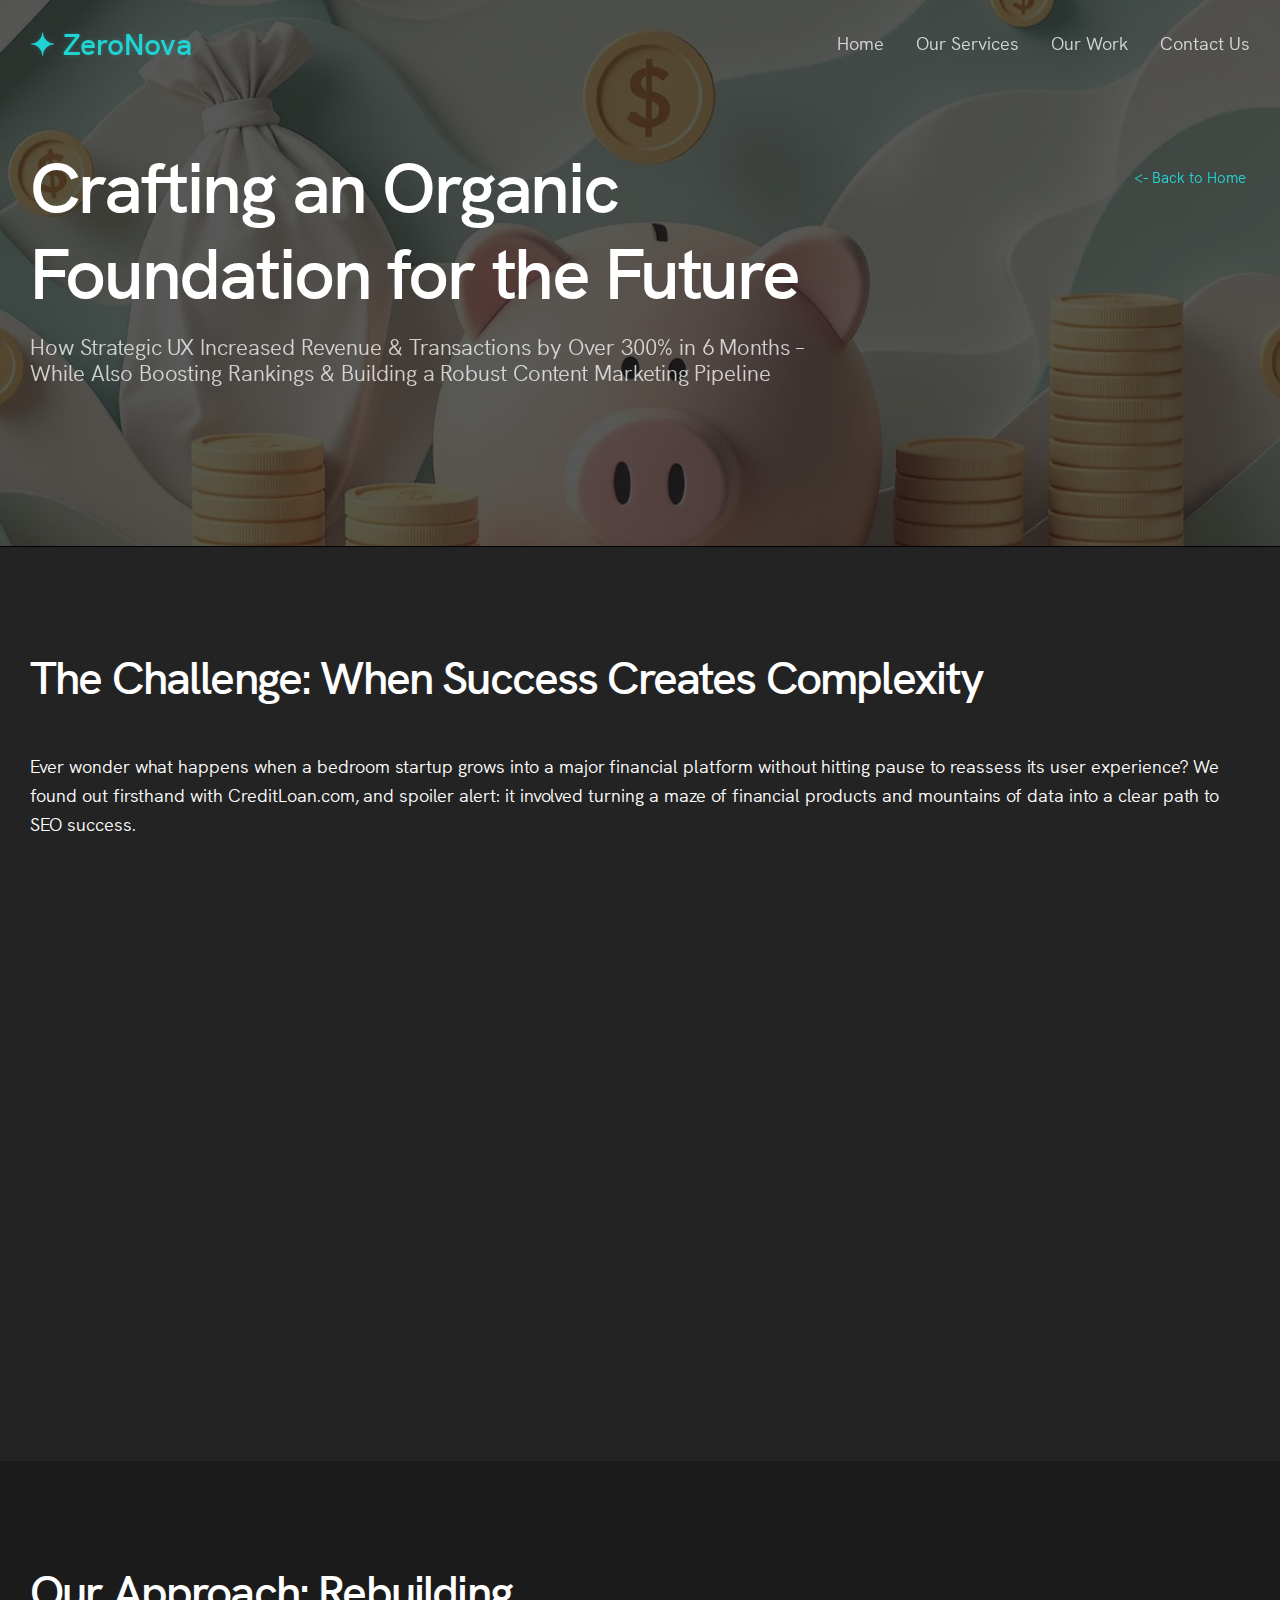
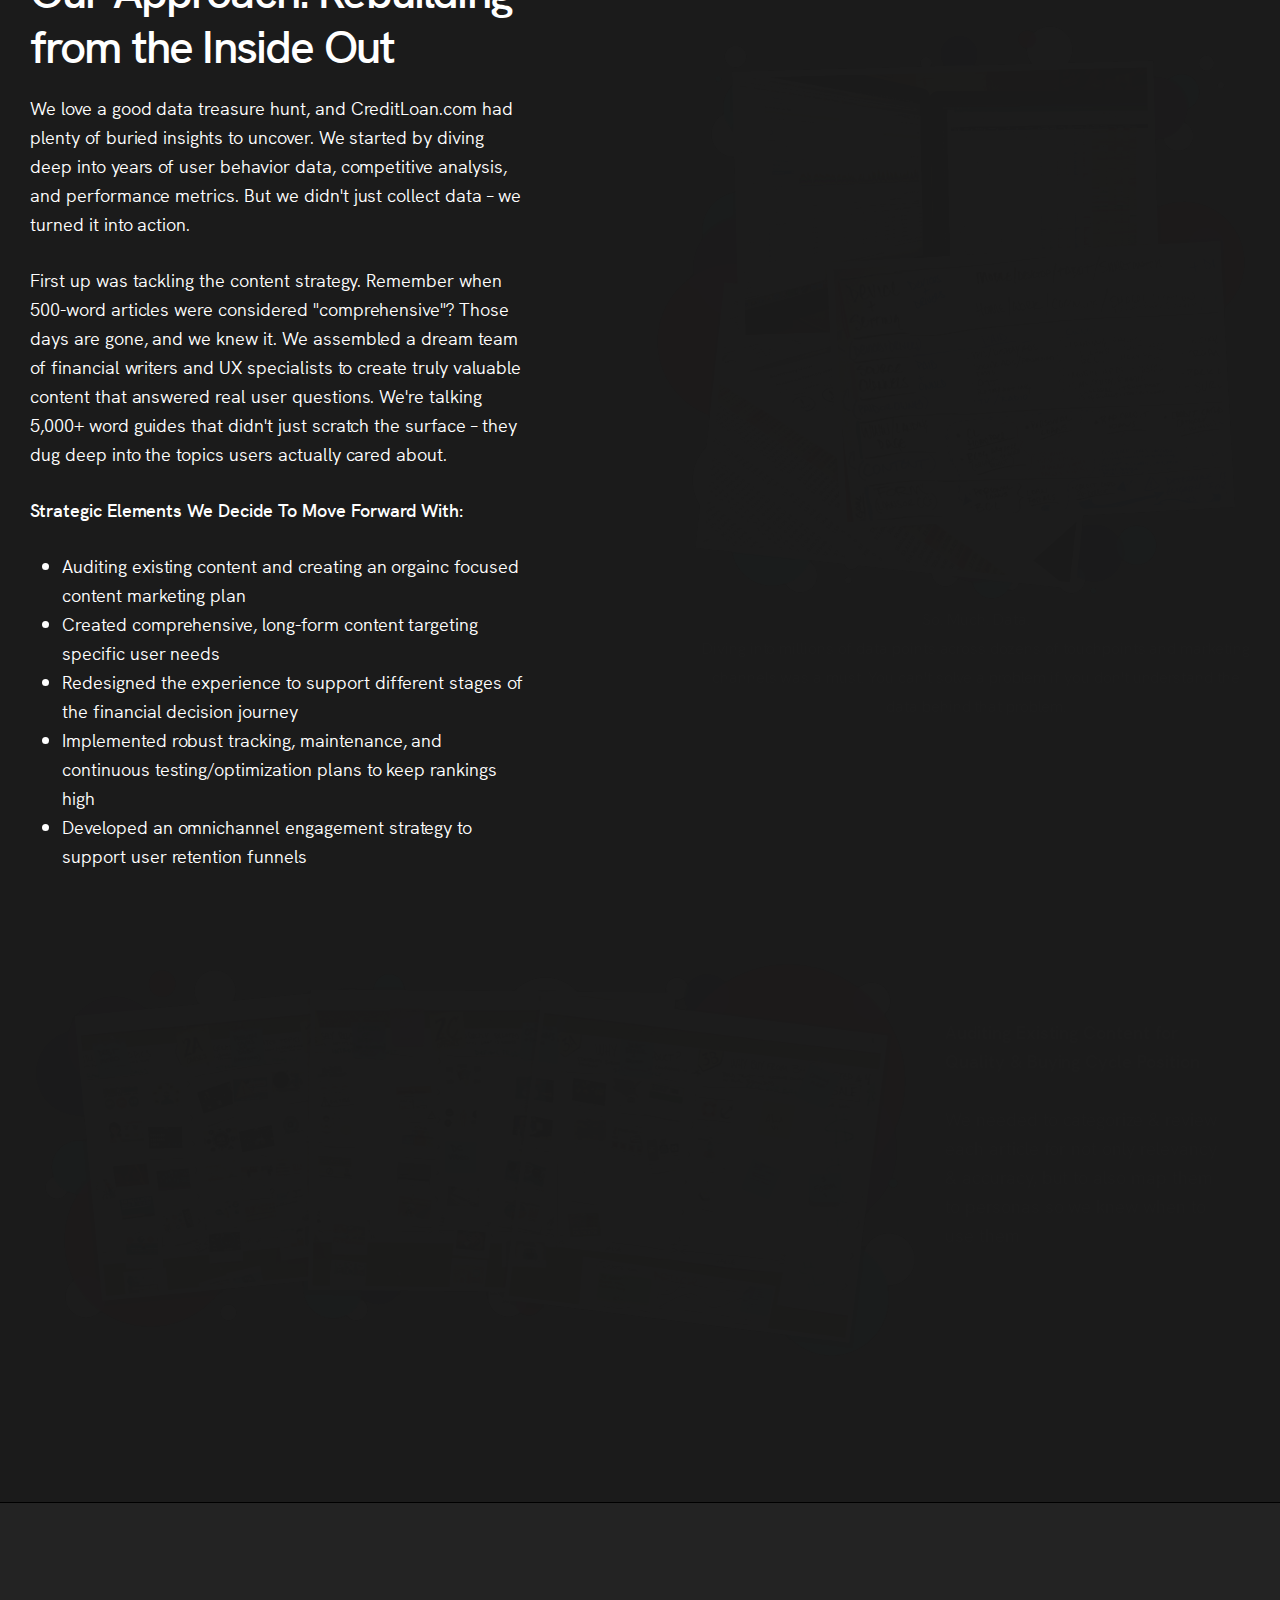
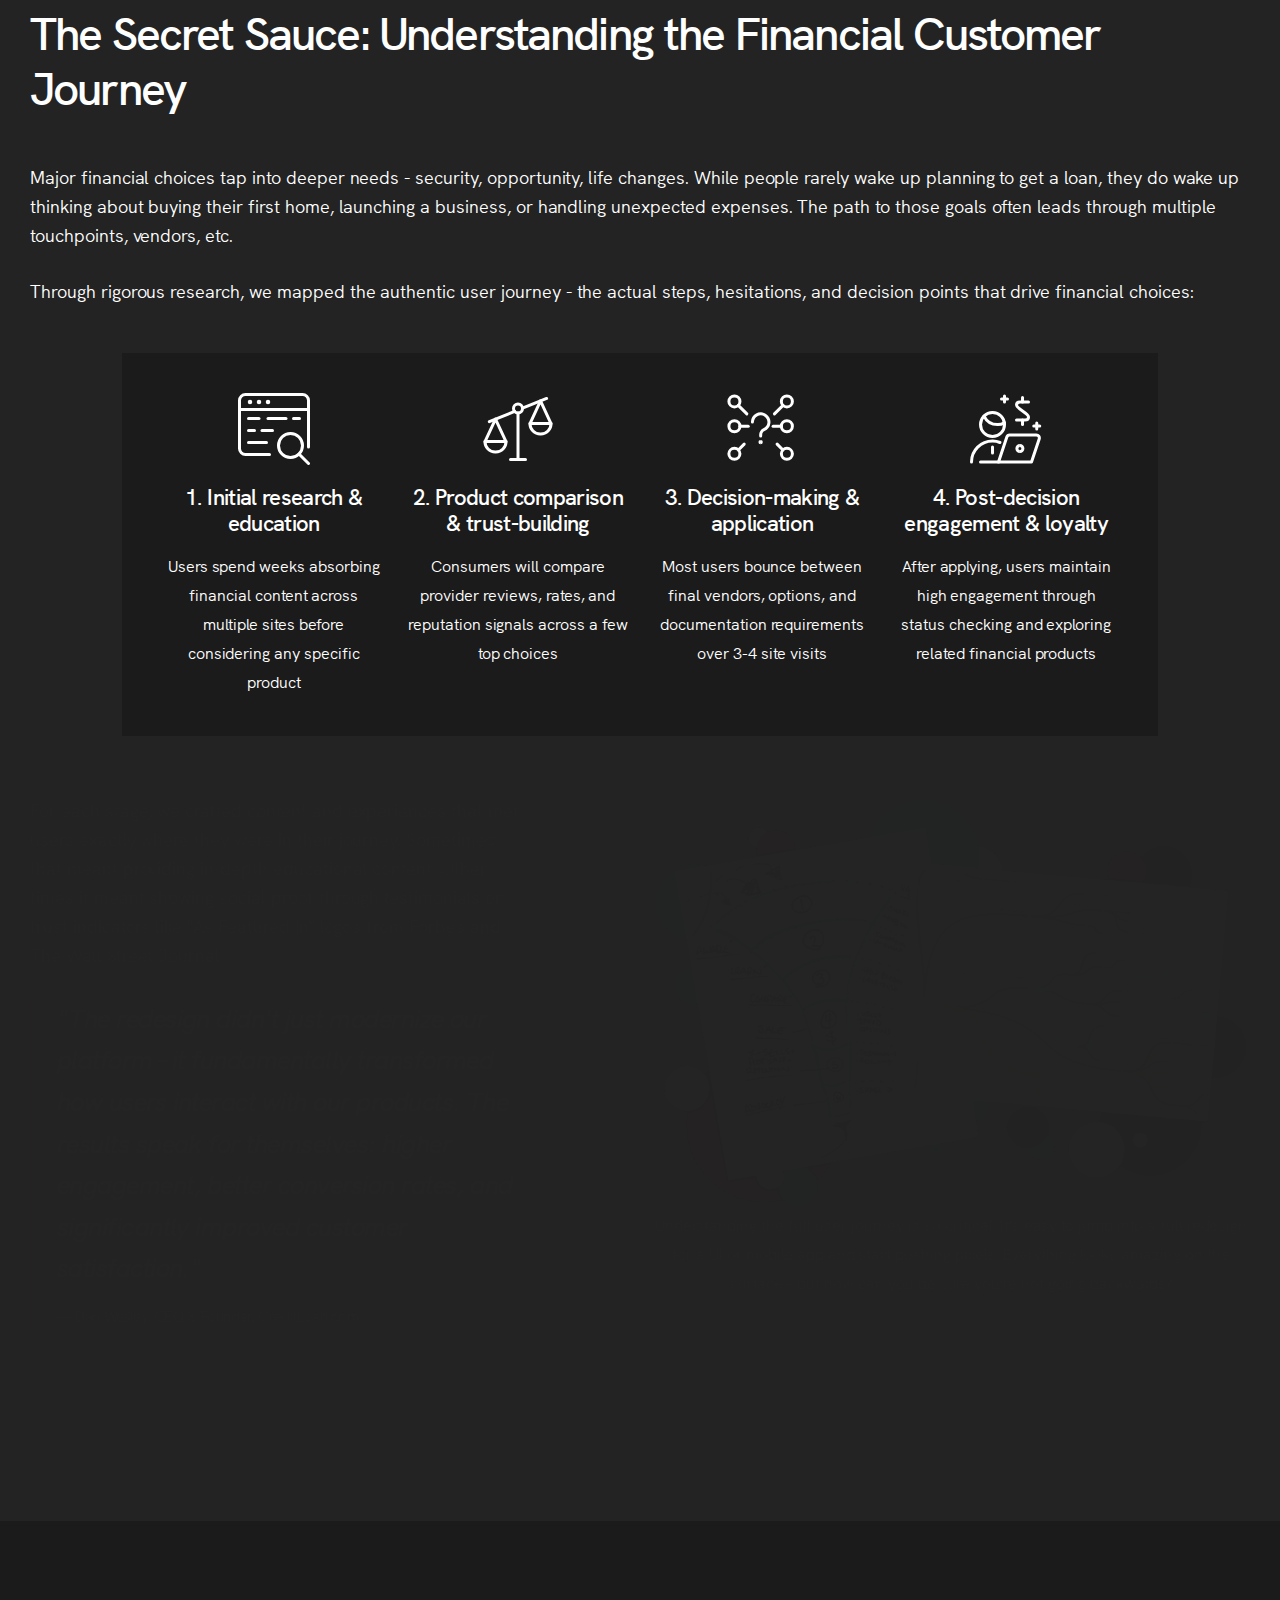
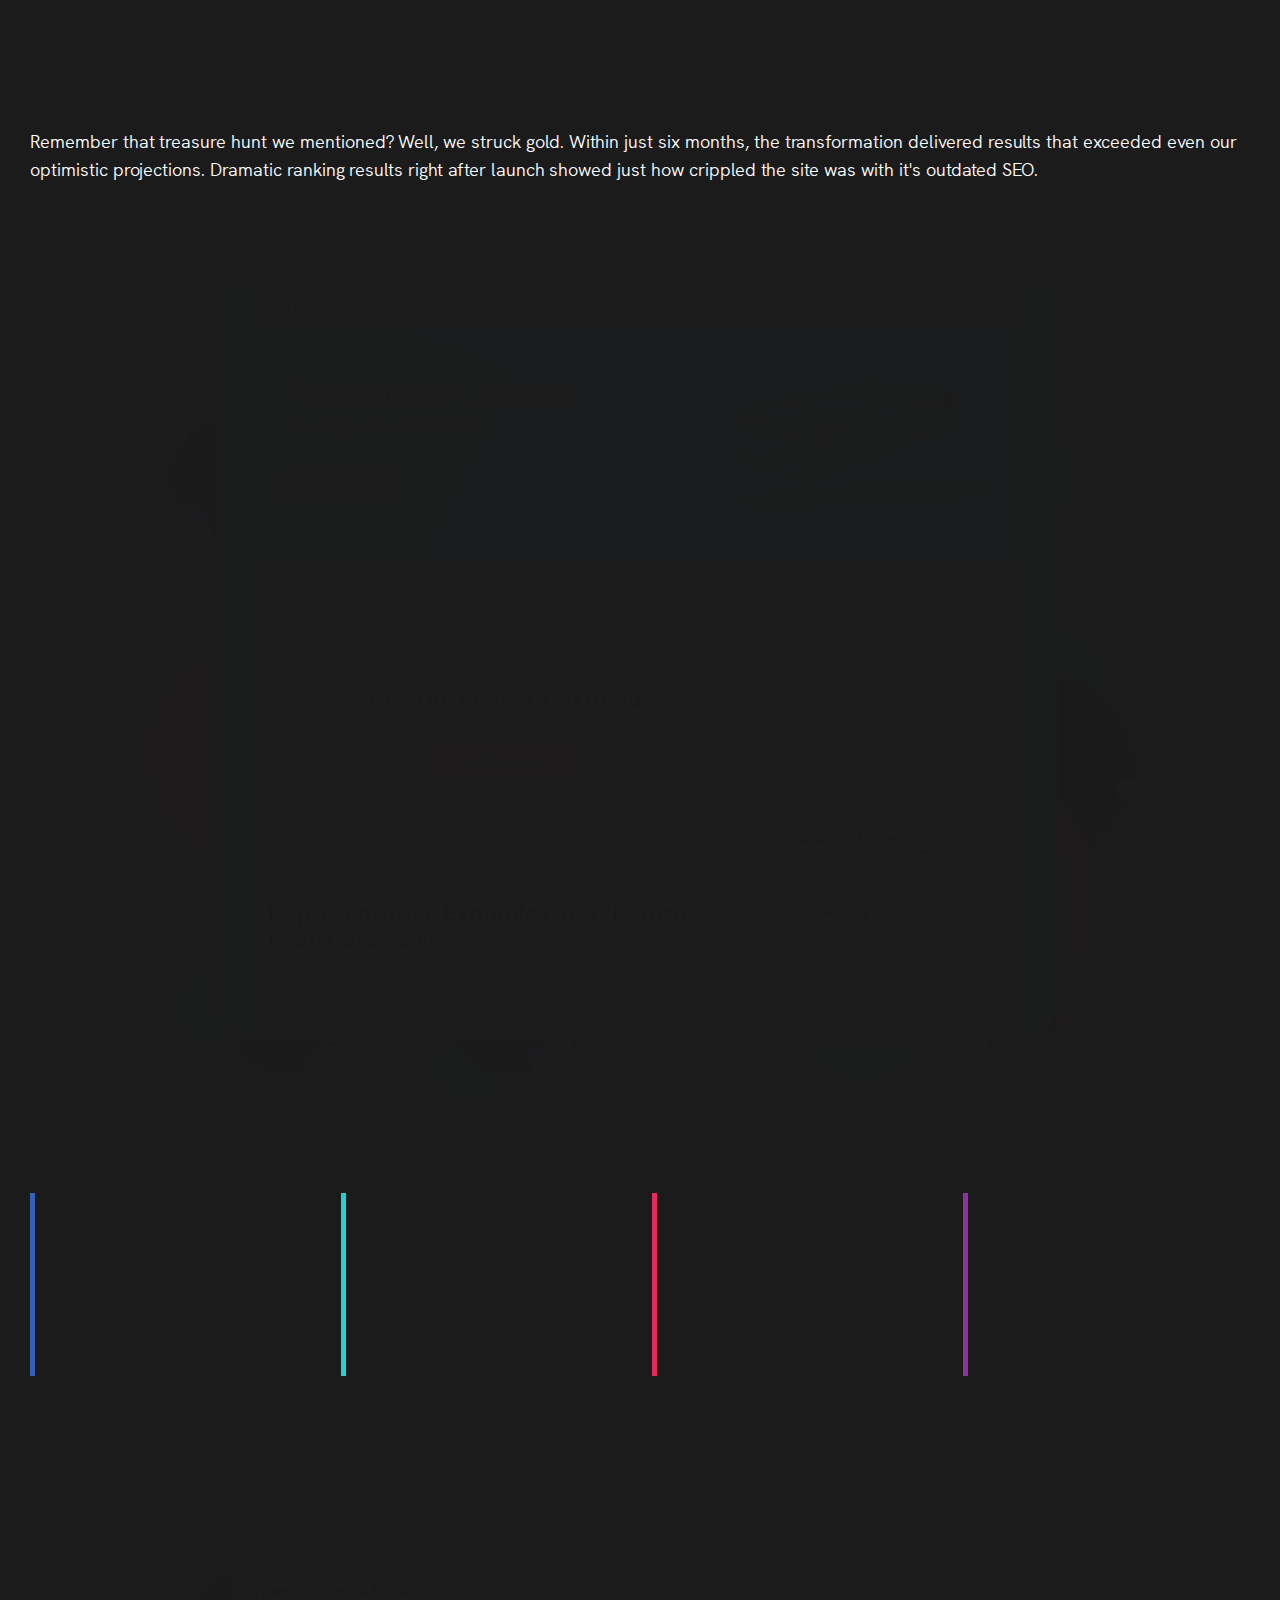
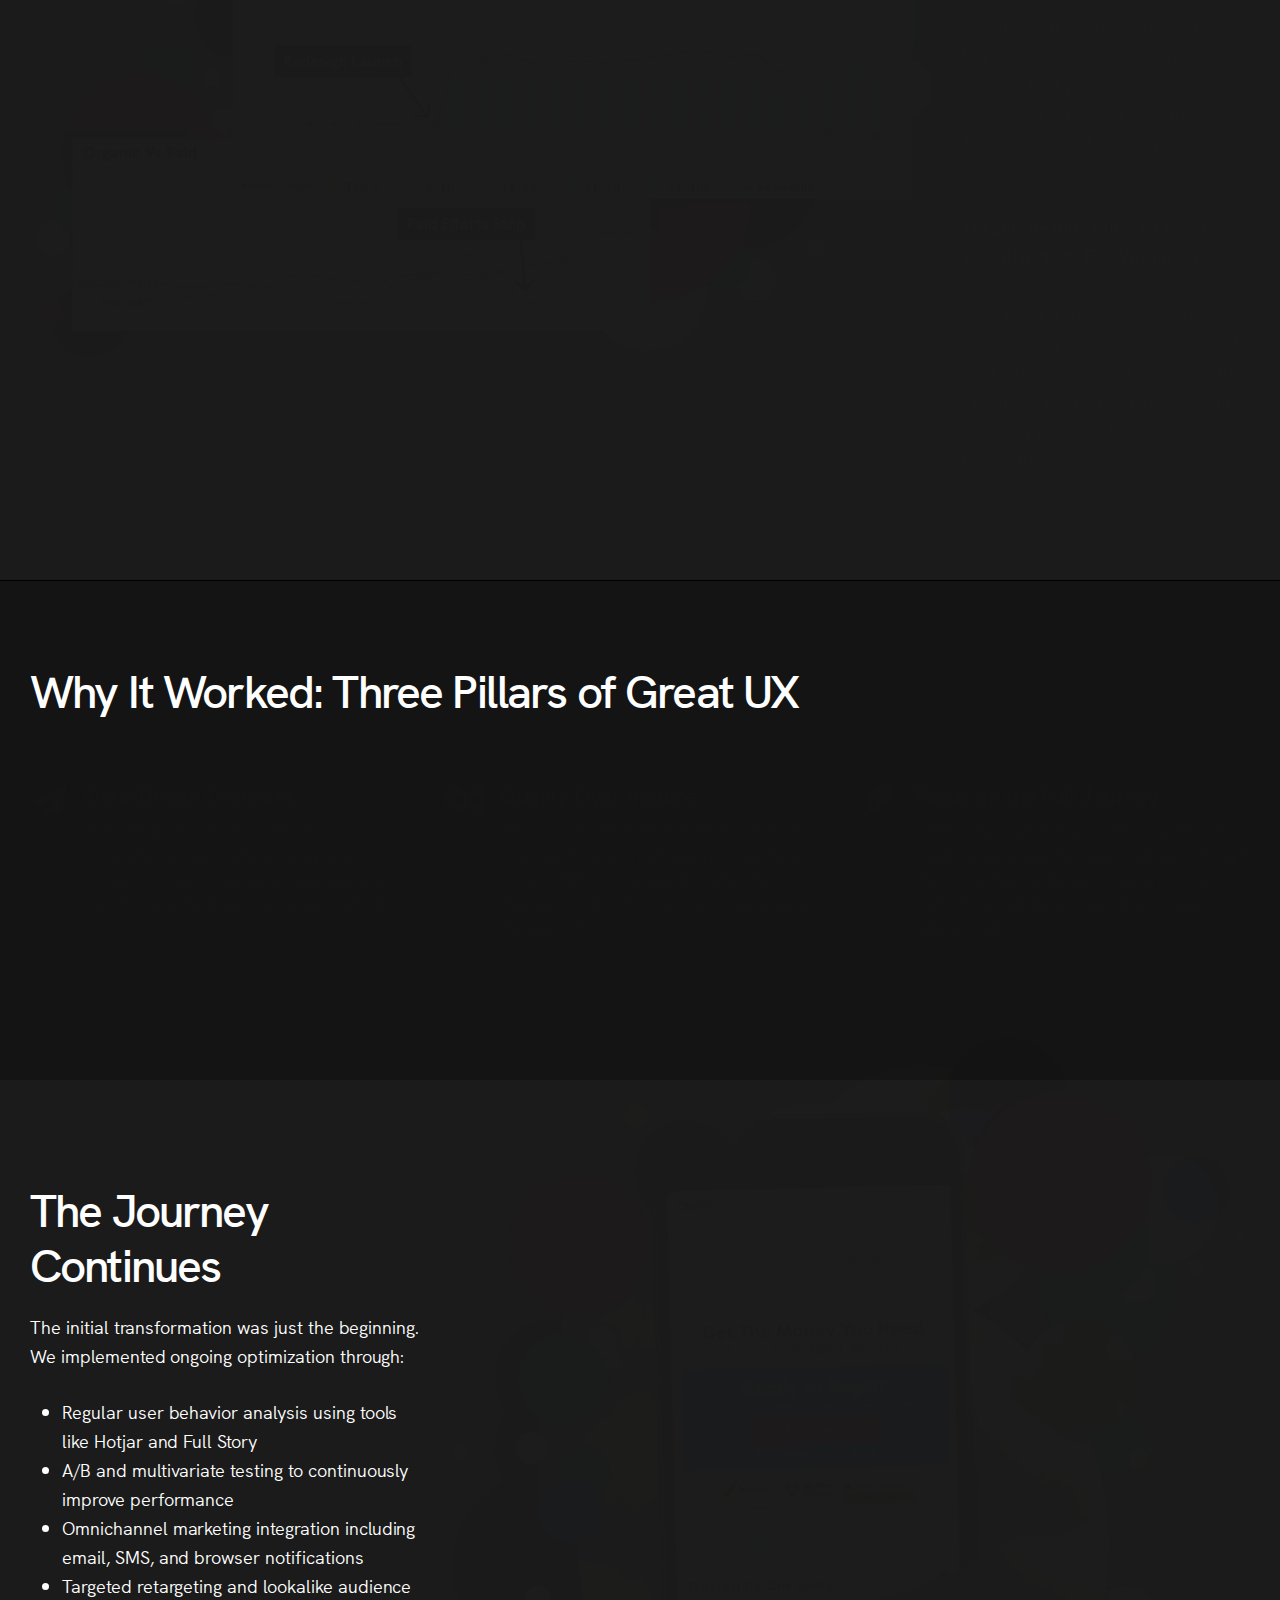
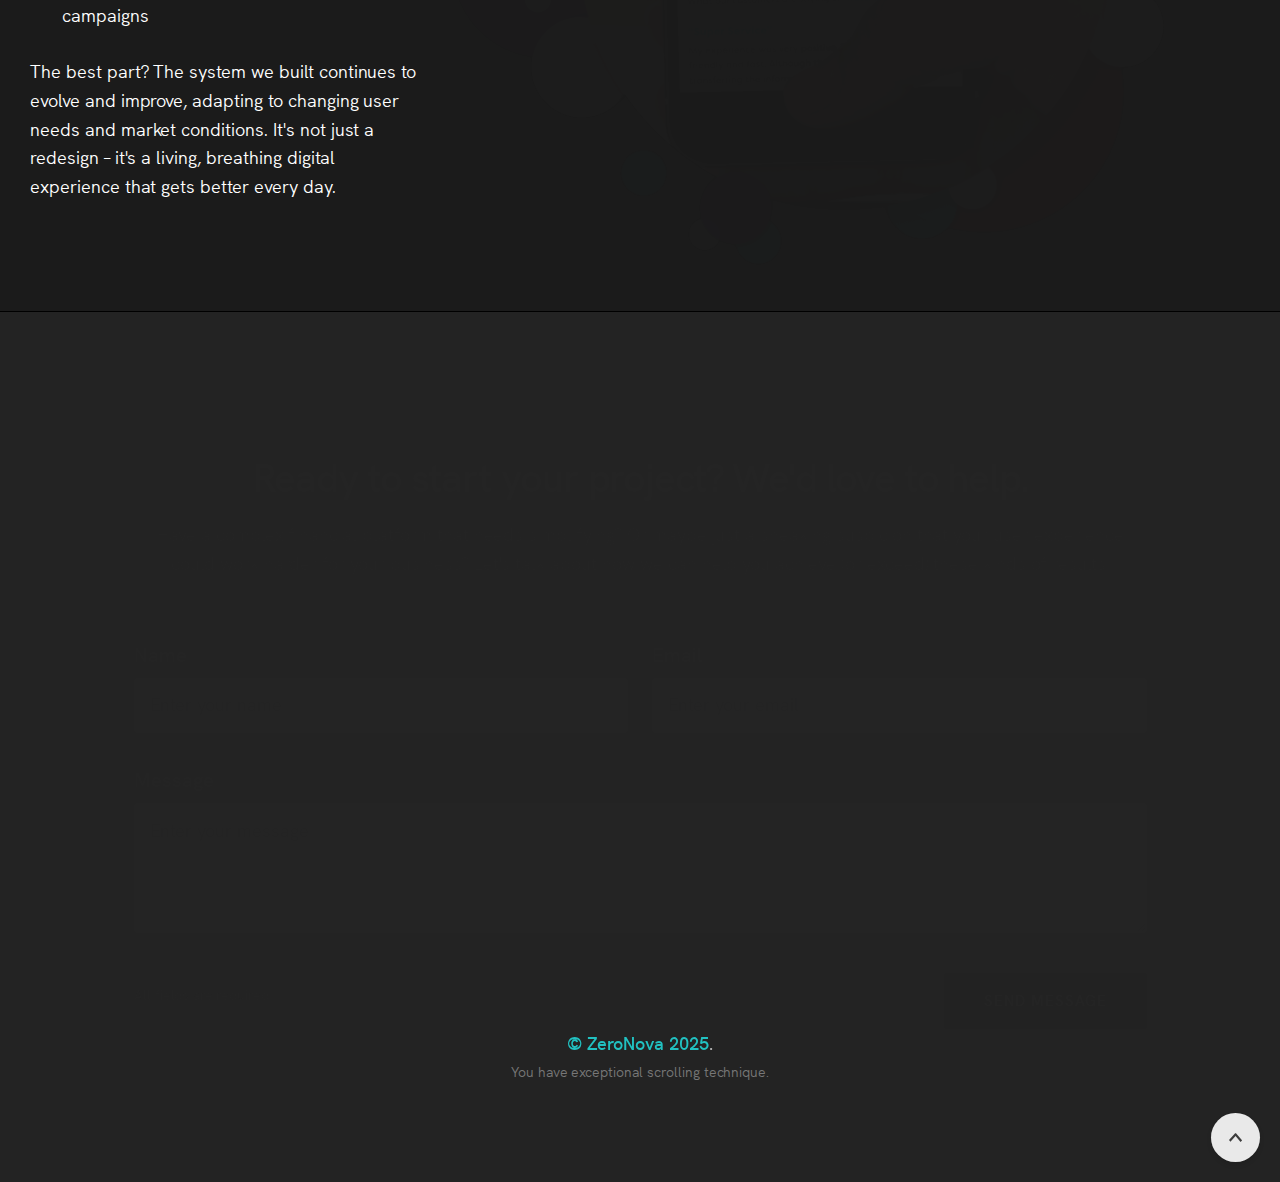
<file: case-study.html>
<!DOCTYPE html>
<html lang="en">
    <head>
        
        <title>How Strategic UX Drove 300% Growth | Financial Platform Case Study | ZeroNova</title>
        <meta charset="utf-8">
        <meta name="description" content="Discover how ZeroNova transformed a complex financial platform into an intuitive experience, driving 325% revenue growth in 6 months through strategic UX design and content & marketing strategies.">

        <!-- Open Graph Tags -->
        <meta property="og:title" content="From Complex to Converting: A Financial UX Transformation Story">
        <meta property="og:description" content="See how we helped CreditLoan.com achieve 325% revenue growth by turning overwhelming complexity into elegant simplicity. A deep dive into strategic UX design that delivers real results.">
        <meta property="og:type" content="article">
        <meta property="og:locale" content="en_US">

        <!-- Additional Meta Tags -->
        <meta name="keywords" content="financial UX case study, UX design ROI, digital transformation results, financial services design, user experience strategy">

        <!-- Schema Markup -->
        <script type="application/ld+json">
        {
            "@context": "https://schema.org",
            "@type": "Article",
            "headline": "How Strategic UX Increased Revenue & Transactions by Over 300% in 6 Months",
            "description": "A comprehensive case study showing how ZeroNova transformed a complex financial platform into an intuitive experience that dramatically improved business results.",
            "author": {
                "@type": "Organization",
                "name": "ZeroNova"
            }
        }
        </script>

        <!--[if IE]><meta http-equiv='X-UA-Compatible' content='IE=edge,chrome=1'><![endif]-->
        <meta name="viewport" content="width=device-width, initial-scale=1.0" />
        
        <!-- Favicons -->
        <link rel="shortcut icon" href="images/favicon.png">

        <!-- CSS -->
        <link rel="stylesheet" href="css/bootstrap.min.css">
        <link rel="stylesheet" href="css/style.css">
        <link rel="stylesheet" href="css/style-responsive.css">
        <link rel="stylesheet" href="css/vertical-rhythm.min.css">
        <link rel="stylesheet" href="css/magnific-popup.css">
        <link rel="stylesheet" href="css/owl.carousel.css">
        <link rel="stylesheet" href="css/animate.min.css">
        <link rel="stylesheet" href="css/splitting.css">
        
    </head>
        <body class="appear-animate">
        
        <!-- Page Loader -->        
        <div class="page-loader dark">
            <div class="loader">Loading...</div>
        </div>
        <!-- End Page Loader -->

        <!-- Skip to Content -->
        <a href="#main" class="btn skip-to-content">Skip to Content</a>
        <!-- End Skip to Content -->
        
        <!-- Page Wrap -->
        <div class="page bg-dark light-content" id="top">
            
            <!-- Navigation panel -->
            <nav class="main-nav dark transparent stick-fixed wow-menubar">
                <div class="full-wrapper relative clearfix">
                    
                    <!-- Logo ( * your text or image into link tag *) -->
                    <div class="nav-logo-wrap local-scroll">
                        <a href="index.html" class="logo">
                            ✦ ZeroNova
                            <!-- <img src="images/logo-white.png" alt="Company logo" width="188" height="37" /> -->
                        </a>
                    </div>
                    
                    <!-- Mobile Menu Button -->
                    <div class="mobile-nav" role="button" tabindex="0">
                        <i class="fa fa-bars"></i>
                        <span class="sr-only">Menu</span>
                    </div>
                    
                    <!-- Main Menu -->
                    <div class="inner-nav desktop-nav">
                        <ul class="clearlist scroll-nav local-scroll">
                            <li class="active"><a href="index.html">Home</a></li>
                            <li><a href="index.html#services">Our Services</a></li>
                            <li><a href="index.html#work">Our Work</a></li>
                            <li><a href="index.html#contact">Contact Us</a></li>
                        </ul>
                    </div>
                    <!-- End Main Menu -->                    
                </div>
            </nav>
            <!-- End Navigation panel -->
            
            <main id="main">    
<!-- Home Section -->
                <section class="page-section bg-dark-alfa-70" data-background="images/portfolio/cl_org_header.jpg">
                    <div class="container relative">
                    
                        <div class="row">
                            
                            <div class="col-md-8">
                                <div class="wow fadeInUpShort" data-wow-delay=".1s">
                                    <h1 class="hs-line-7 mb-20 mb-xs-10">Crafting an Organic Foundation for the Future</h1>
                                </div>
                                <div class="wow fadeInUpShort" data-wow-delay=".2s">
                                    <p class="hs-line-6 opacity-075 mb-20 mb-xs-0">
                                        How Strategic UX Increased Revenue &amp; Transactions by Over 300% in 6 Months &ndash; While Also Boosting Rankings &amp; Building a Robust Content Marketing Pipeline 
                                    </p>
                                </div>
                            </div>
                            
                            <div class="col-md-4 mt-30 wow fadeInUpShort" data-wow-delay=".1s">
                                <div class="mod-breadcrumbs text-end">
                                    <a href="index.html"><- Back to Home</a>&nbsp;
                                    <!--<span class="mod-breadcrumbs-slash">•</span>&nbsp;<a href="#">Case Studies</a>-->
                                </div>                                
                            </div>
                            
                        </div>
                    
                    </div>
                </section>
                <!-- End Home Section -->
                <!-- Divider -->
                <hr class="mt-0 mb-0 white" />
                <!-- End Divider -->
                
<!-- The Challenge / Intro Section -->
                <section class="page-section bg-dark-lighter light-content pt-100">
                    <div class="container relative">
                        
                        <div class="row">
                            <h2 class="section-title mb-50 mb-sm-20">The Challenge: When Success Creates Complexity</h2>
                            <p>Ever wonder what happens when a bedroom startup grows into a major financial platform without hitting pause to reassess its user experience? We found out firsthand with CreditLoan.com, and spoiler alert: it involved turning a maze of financial products and mountains of data into a clear path to SEO success.</p>
                            <div class="col-lg-7 d-flex align-items-center wow fadeInUpShort" data-wow-delay=".2s" data-wow-duration="1.2s">
                                <div>
                                    
                                    <p>CreditLoan.com's story is one we've seen before: a passionate entrepreneur starts small, offering personal loans from a home office, and through determination and market insight, builds something substantial. But success came with a catch – years of adding new products and features had created a digital labyrinth that was increasingly difficult for users to navigate.
                                    </p>

                                    <p>Think of it like adding rooms to a house without updating the floor plan. Sure, all the spaces are there, but good luck finding the kitchen at dinner time.
                                    </p>

                                    <p>What needed fixing:
                                    </p>

                                    <ul>
                                        <li>Fragmented user journeys built up over decades of growth</li>
                                        <li>Over-reliance on expensive PPC advertising</li> 
                                        <li>Aging content strategy unsuited for modern SEO</li> 
                                        <li>Poor user engagement metrics hurting overall performance</li>
                                    </ul>
                                </div>
                            </div>
                        
                            
                            <div class="col-lg-4 offset-lg-1 mb-md-60 d-flex align-items-center wow fadeInUpShort" data-wow-delay=".5s" data-wow-duration="2.1s">
                                <div>                                    
                                    <!-- Project snapshot Grid -->
                                    <div class="row alt-features-grid">
                                        
                                        <!-- Features Item -->
                                        <div class="col-lg-6 col-sm-6">
                                            <div class="alt-features-item ">
                                                <div class="alt-features-icon">
                                                    <svg xmlns="http://www.w3.org/2000/svg" viewBox="0 0 24 24" id="Saving-Bank-Cash--Streamline-Streamline-3.0" height="24" width="24"><desc>Saving Bank Cash Streamline Icon: https://streamlinehq.com</desc><defs></defs><title>saving-bank-cash</title><path d="m8.004 23.453 15.5 0" fill="none" stroke="#ffffff" stroke-linecap="round" stroke-linejoin="round" stroke-width="1"></path><path d="m10.504 21.453 0 -5" fill="none" stroke="#ffffff" stroke-linecap="round" stroke-linejoin="round" stroke-width="1"></path><path d="m13.504 21.453 0 -5" fill="none" stroke="#ffffff" stroke-linecap="round" stroke-linejoin="round" stroke-width="1"></path><path d="m18.504 21.453 0 -5" fill="none" stroke="#ffffff" stroke-linecap="round" stroke-linejoin="round" stroke-width="1"></path><path d="m21.504 21.453 0 -5" fill="none" stroke="#ffffff" stroke-linecap="round" stroke-linejoin="round" stroke-width="1"></path><path d="m9.504 16.453 5 0" fill="none" stroke="#ffffff" stroke-linecap="round" stroke-linejoin="round" stroke-width="1"></path><path d="m17.504 16.453 5 0" fill="none" stroke="#ffffff" stroke-linecap="round" stroke-linejoin="round" stroke-width="1"></path><path d="M1.004 4.453h9s0.5 0 0.5 0.5v6s0 0.5 -0.5 0.5h-9s-0.5 0 -0.5 -0.5v-6s0 -0.5 0.5 -0.5" fill="none" stroke="#ffffff" stroke-linecap="round" stroke-linejoin="round" stroke-width="1"></path><path d="M2.2 4.453 2.958 0.941a0.5 0.5 0 0 1 0.595 -0.382l8.736 1.9a0.5 0.5 0 0 1 0.382 0.594l-1.106 5.091a0.5 0.5 0 0 1 -0.594 0.382l-0.467 -0.1" fill="none" stroke="#ffffff" stroke-linecap="round" stroke-linejoin="round" stroke-width="1"></path><path d="M4.004 7.953a1.5 1.5 0 1 0 3 0 1.5 1.5 0 1 0 -3 0" fill="none" stroke="#ffffff" stroke-linecap="round" stroke-linejoin="round" stroke-width="1"></path><path d="m13 9.953 2.723 -1.815a0.5 0.5 0 0 1 0.554 0l7 4.666a0.5 0.5 0 0 1 0.223 0.416v0.733a0.5 0.5 0 0 1 -0.5 0.5H9a0.5 0.5 0 0 1 -0.5 -0.5" fill="none" stroke="#ffffff" stroke-linecap="round" stroke-linejoin="round" stroke-width="1"></path></svg>
                                                </div>
                                                <h3 class="alt-features-title">Industry</h3>
                                                <div class="alt-features-descr">
                                                     Financial Services | Lending | Credit Cards
                                                </div>
                                            </div>
                                        </div>
                                        <!-- End Features Item -->
                                        
                                        <!-- Features Item -->
                                        <div class="col-lg-6 col-sm-6">
                                            <div class="alt-features-item">
                                                <div class="alt-features-icon">
                                                    <svg xmlns="http://www.w3.org/2000/svg" viewBox="0 0 24 24" id="Target-Center-1--Streamline-Streamline-3.0" height="24" width="24"><desc>Target Center 1 Streamline Icon: https://streamlinehq.com</desc><g><path d="M11.5 15a2.49 2.49 0 1 1 -0.73 -1.77" fill="none" stroke="#ffffff" stroke-linecap="round" stroke-linejoin="round" stroke-width="1"></path><path d="M14.12 13a5.4 5.4 0 0 1 0.38 2 5.5 5.5 0 1 1 -1.61 -3.89" fill="none" stroke="#ffffff" stroke-linecap="round" stroke-linejoin="round" stroke-width="1"></path><path d="M16.37 10.76A8.52 8.52 0 1 1 15 9" fill="none" stroke="#ffffff" stroke-linecap="round" stroke-linejoin="round" stroke-width="1"></path><path d="M9 15 20.5 3.5" fill="none" stroke="#ffffff" stroke-linecap="round" stroke-linejoin="round" stroke-width="1"></path><path d="M20.5 3.5h3S21 11 17 7 20.5 0.5 20.5 0.5Z" fill="none" stroke="#ffffff" stroke-linecap="round" stroke-linejoin="round" stroke-width="1"></path><path d="m18.5 5.5 0 -4.09" fill="none" stroke="#ffffff" stroke-linecap="round" stroke-linejoin="round" stroke-width="1"></path><path d="m0.5 23.5 2.49 -2.49" fill="none" stroke="#ffffff" stroke-linecap="round" stroke-linejoin="round" stroke-width="1"></path><path d="m15.01 21.01 2.49 2.49" fill="none" stroke="#ffffff" stroke-linecap="round" stroke-linejoin="round" stroke-width="1"></path><path d="M9 14.75a0.25 0.25 0 1 1 -0.25 0.25 0.25 0.25 0 0 1 0.25 -0.25" fill="none" stroke="#ffffff" stroke-linecap="round" stroke-linejoin="round" stroke-width="1"></path></g></svg>
                                                </div>
                                                <h3 class="alt-features-title">Focus</h3>
                                                <div class="alt-features-descr">
                                                     Complete UX redesign and content strategy overhaul
 
                                                </div>
                                            </div>
                                        </div>
                                        <!-- End Features Item -->
                                        
                                        <!-- Features Item -->
                                        <div class="col-lg-6 col-sm-6">
                                            <div class="alt-features-item">
                                                <div class="alt-features-icon">
                                                    <svg xmlns="http://www.w3.org/2000/svg" viewBox="0 0 24 24" id="Currency-Dollar-Increase--Streamline-Streamline-3.0" height="24" width="24"><desc>Currency Dollar Increase Streamline Icon: https://streamlinehq.com</desc><defs></defs><title>currency-dollar-increase</title><path d="M5.007 16.509C-2.753 12.374 0.15 0.5 9 0.5a8.51 8.51 0 0 1 6.942 13.406" fill="none" stroke="#ffffff" stroke-linecap="round" stroke-linejoin="round" stroke-width="1"></path><path d="m8.497 12.4 0 1.133" fill="none" stroke="#ffffff" stroke-linecap="round" stroke-linejoin="round" stroke-width="1"></path><path d="m8.497 4.467 0 1.135" fill="none" stroke="#ffffff" stroke-linecap="round" stroke-linejoin="round" stroke-width="1"></path><path d="M6.8 10.7A1.7 1.7 0 1 0 8.5 9a1.7 1.7 0 1 1 1.7 -1.7" fill="none" stroke="#ffffff" stroke-linecap="round" stroke-linejoin="round" stroke-width="1"></path><path d="m2 23.5 8.369 -7.44a1 1 0 0 1 1.289 -0.033l3.667 2.933a1 1 0 0 0 1.307 -0.05L23.5 12.5" fill="none" stroke="#ffffff" stroke-linecap="round" stroke-linejoin="round" stroke-width="1"></path><path d="m19.497 12.5 4 0 0 4" fill="none" stroke="#ffffff" stroke-linecap="round" stroke-linejoin="round" stroke-width="1"></path></svg>
                                                </div>
                                                <h3 class="alt-features-title">Impact</h3>
                                                <div class="alt-features-descr">
                                                    300+% increase in revenue &amp; transactions in first 6 months  
                                                </div>
                                            </div>
                                        </div>
                                        <!-- End Features Item -->
                                        
                                        <!-- Features Item -->
                                        <div class="col-lg-6 col-sm-6">
                                            <div class="alt-features-item">
                                                <div class="alt-features-icon">
                                                    <svg xmlns="http://www.w3.org/2000/svg" fill="none" viewBox="0 0 24 24" id="Mood-Happy-Smartphone--Streamline-Streamline-3.0" height="24" width="24"><desc>Mood Happy Smartphone Streamline Icon: https://streamlinehq.com</desc><path stroke="#ffffff" stroke-linecap="round" stroke-linejoin="round" d="M19.5 8a2 2 0 1 1 -4 0h4Z" stroke-width="1"></path><path stroke="#ffffff" stroke-linecap="round" stroke-linejoin="round" d="M17.433 0.5A5.954 5.954 0 0 0 11.5 6.567a5.94 5.94 0 0 0 0.781 3.192L10.5 13.5l3.741 -1.782A6.064 6.064 0 1 0 17.433 0.5v0Z" stroke-width="1"></path><path stroke="#ffffff" stroke-linecap="round" stroke-linejoin="round" d="M16.5 14.5v9" stroke-width="1"></path><path stroke="#ffffff" stroke-linecap="round" stroke-linejoin="round" d="M0.5 23.5v-18a2 2 0 0 1 2 -2H10" stroke-width="1"></path><path stroke="#ffffff" stroke-linecap="round" stroke-linejoin="round" d="M9.5 7.5h-9" stroke-width="1"></path><path stroke="#ffffff" stroke-linecap="round" stroke-linejoin="round" d="M8 19a2.25 2.25 0 1 0 0 -4.5A2.25 2.25 0 0 0 8 19Z" stroke-width="1"></path><path stroke="#ffffff" stroke-linecap="round" stroke-linejoin="round" d="M12.5 23.5a4.644 4.644 0 0 0 -9 0" stroke-width="1"></path><path stroke="#ffffff" stroke-linecap="round" stroke-linejoin="round" d="M7 5.5h2.5" stroke-width="1"></path><path stroke="#ffffff" d="M15.25 5a0.25 0.25 0 1 1 0 -0.5" stroke-width="1"></path><path stroke="#ffffff" d="M15.25 5a0.25 0.25 0 1 0 0 -0.5" stroke-width="1"></path><g><path stroke="#ffffff" d="M19.75 5a0.25 0.25 0 1 1 0 -0.5" stroke-width="1"></path><path stroke="#ffffff" d="M19.75 5a0.25 0.25 0 1 0 0 -0.5" stroke-width="1"></path></g></svg>
                                                </div>
                                                <h3 class="alt-features-title">Core Challenge</h3>
                                                <div class="alt-features-descr">
                                                     Transforming a 20-year-old financial platform into a modern, user-centric experience
                                                </div>
                                            </div>
                                        </div>
                                        <!-- End Features Item -->
                                        
                                    </div>
                                    <!-- End Project snapshot Grid -->
                                    
                                </div>
                            </div>
                            
                        </div><!-- end row-->
                    </div>
                </section>
                <!-- End Section -->

<!--Our Approach Section-->
                <section class="page-section bg-dark light-content pt-100">
                    <div class="container relative">
                        <div class="row">
                                <div class="col-lg-5">
                                    <h2>Our Approach: Rebuilding from the Inside Out</h2>

                                    <p>We love a good data treasure hunt, and CreditLoan.com had plenty of buried insights to uncover. We started by diving deep into years of user behavior data, competitive analysis, and performance metrics. But we didn't just collect data – we turned it into action.</p>   
                                    
                                    <p>First up was tackling the content strategy. Remember when 500-word articles were considered "comprehensive"? Those days are gone, and we knew it. We assembled a dream team of financial writers and UX specialists to create truly valuable content that answered real user questions. We're talking 5,000+ word guides that didn't just scratch the surface – they dug deep into the topics users actually cared about.</p>
                                    
                                    <p><strong>Strategic Elements We Decide To Move Forward With:</strong></p>
                                    
                                    <ul>
                                        <li>Auditing existing content and creating an orgainc focused content marketing plan</li>
                                        <li>Created comprehensive, long-form content targeting specific user needs</li>
                                        <li>Redesigned the experience to support different stages of the financial decision journey</li>
                                        <li>Implemented robust tracking, maintenance, and continuous testing/optimization plans to keep rankings high</li>
                                        <li> Developed an omnichannel engagement strategy to support user retention funnels</li>
                                    </ul>
                                </div>

                                <div class="mt-60 col-lg-6 offset-lg-1  wow fadeScaleIn" data-wow-duration="1.5s">
                                    <img src="images/portfolio/cl_org_datadive.png" alt="Add Your Description" />
                                    <div class="text-center cl-11 offset-1">
                                        <small>So. Much. Data.</small><br />
                                        <small>Diving into millions of data points across dozens of touchpoints and marketing channels was a must. You can't solve a problem if you don't understand the data behind that problem.</small>
                                    </div>  
                                </div>

                        </div><!-- end row-->
                        <div class="row">
                            <div class="row section-text mt-60">
                                <div class="mt-0 mt-sm-20 wow fadeInUpShort col-lg-9 " data-wow-delay=".3s">
                                    <img src="images/portfolio/cl_org_content.png" alt="Your Image Description" />
                                    
                                </div> 
                                <div class="mt-60 mt-sm-20 wow fadeInUpShort col-lg-3 data-wow-delay=".3s">
                                    <strong>Auditing Existing Content for Quality & Buying Cycle Position</strong><br /><br />
                                    <p>We needed to categorize & review each article for not only relevancy & accuracy, but to also map them to personas so we knew when to use them</p>
                                </div>
                            </div>
                        </div>
                        
                    </div>
                </section>
                <!-- Our Approach  Section -->
                
                <!-- Divider -->
                <hr class="mt-0 mb-0 white" />
                <!-- End Divider -->

<!-- Secret Sauce Section -->
                <section class="page-section bg-dark-lighter light-content pt-100">
                    <div class="container relative">
                        
                        <div class="row">
                            <h2 class="section-title mb-50 mb-sm-20">The Secret Sauce: Understanding the Financial Customer Journey</h2>
                            <p>Major financial choices tap into deeper needs - security, opportunity, life changes. While people rarely wake up planning to get a loan, they do wake up thinking about buying their first home, launching a business, or handling unexpected expenses. The path to those goals often leads through multiple touchpoints, vendors, etc.</p>
                            
                            <p>Through rigorous research, we mapped the authentic user journey - the actual steps, hesitations, and decision points that drive financial choices:</p>


                            <!-- Process Section -->
                            <section class="bg-dark light-content pt-20 pb-40 mt-20 mb-60 col-lg-10 offset-lg-1">
                                <div class="container relative">
                                    
                                    <!-- Grid -->
                                    <div class="row">
                                    
                                        <!-- Item -->
                                        <div class="col-md-3 col-lg-3">
                                            <div class="work-process-item text-center pt-20">
                                                <div class="work-process-icon">
                                                    <svg xmlns="http://www.w3.org/2000/svg" fill="none" viewBox="0 0 24 24" id="App-Window-Search-Text--Streamline-Streamline-3.0" height="24" width="24"><desc>App Window Search Text Streamline Icon: https://streamlinehq.com</desc><path stroke="#ffffff" stroke-linecap="round" stroke-linejoin="round" d="M0.5 5.504h23" stroke-width="1"></path><path stroke="#ffffff" stroke-linecap="round" stroke-linejoin="round" d="M10.5 20.5h-8a2 2 0 0 1 -2 -2v-16a2 2 0 0 1 2 -2h19a2 2 0 0 1 2 2V18" stroke-width="1"></path><path stroke="#ffffff" stroke-linecap="round" stroke-linejoin="round" d="M17.5 21.5a4 4 0 1 0 0 -8 4 4 0 0 0 0 8Z" stroke-width="1"></path><path stroke="#ffffff" stroke-linecap="round" stroke-linejoin="round" d="M20.328 20.328 23.5 23.5" stroke-width="1"></path><path stroke="#ffffff" stroke-linecap="round" stroke-linejoin="round" d="M3.5 8.504H7" stroke-width="1"></path><path stroke="#ffffff" stroke-linecap="round" stroke-linejoin="round" d="M8 12.504h3.5" stroke-width="1"></path><path stroke="#ffffff" stroke-linecap="round" stroke-linejoin="round" d="M10 8.504h6" stroke-width="1"></path><path stroke="#ffffff" stroke-linecap="round" stroke-linejoin="round" d="M3.5 16.504h6" stroke-width="1"></path><path stroke="#ffffff" stroke-linecap="round" stroke-linejoin="round" d="M18.5 8.504h2" stroke-width="1"></path><path stroke="#ffffff" stroke-linecap="round" stroke-linejoin="round" d="M3.5 12.504h2" stroke-width="1"></path><path stroke="#ffffff" d="M4 3.25a0.25 0.25 0 0 1 0 -0.5" stroke-width="1"></path><path stroke="#ffffff" d="M4 3.25a0.25 0.25 0 0 0 0 -0.5" stroke-width="1"></path><g><path stroke="#ffffff" d="M7 3.25a0.25 0.25 0 0 1 0 -0.5" stroke-width="1"></path><path stroke="#ffffff" d="M7 3.25a0.25 0.25 0 0 0 0 -0.5" stroke-width="1"></path></g><g><path stroke="#ffffff" d="M10 3.25a0.25 0.25 0 0 1 0 -0.5" stroke-width="1"></path><path stroke="#ffffff" d="M10 3.25a0.25 0.25 0 1 0 0 -0.5" stroke-width="1"></path></g></svg>
                                                </div>
                                                <h3 class="work-process-title">1. Initial research &amp; education</h3>
                                                <small>Users spend weeks absorbing financial content across multiple sites before considering any specific product</small>
                                            </div>
                                        </div>
                                        <!-- End Item -->
                                        
                                        <!-- Item -->
                                        <div class="col-md-3 col-lg-3">
                                            <div class="work-process-item text-center pt-20">
                                                <div class="work-process-icon">
                                                    <svg xmlns="http://www.w3.org/2000/svg" viewBox="0 0 24 24" id="Legal-Scale-Unequal--Streamline-Streamline-3.0" height="24" width="24"><desc>Legal Scale Unequal Streamline Icon: https://streamlinehq.com</desc><defs></defs><title>legal-scale-unequal</title><path d="m12 6.682 0 15.5" fill="none" stroke="#ffffff" stroke-linecap="round" stroke-linejoin="round" stroke-width="1"></path><path d="m9.5 22.182 5 0" fill="none" stroke="#ffffff" stroke-linecap="round" stroke-linejoin="round" stroke-width="1"></path><path d="m1 16.182 3.5 -7.464L8 16.182" fill="none" stroke="#ffffff" stroke-linecap="round" stroke-linejoin="round" stroke-width="1"></path><path d="M10.5 5.182a1.5 1.5 0 1 0 3 0 1.5 1.5 0 1 0 -3 0" fill="none" stroke="#ffffff" stroke-linecap="round" stroke-linejoin="round" stroke-width="1"></path><path d="M4.5 19.682a3.416 3.416 0 0 0 3.5 -3.5H1a3.416 3.416 0 0 0 3.5 3.5Z" fill="none" stroke="#ffffff" stroke-linecap="round" stroke-linejoin="round" stroke-width="1"></path><path d="m23 10.182 -3.5 -7.533 -3.5 7.533" fill="none" stroke="#ffffff" stroke-linecap="round" stroke-linejoin="round" stroke-width="1"></path><path d="M19.5 13.682a3.416 3.416 0 0 1 -3.5 -3.5h7a3.416 3.416 0 0 1 -3.5 3.5Z" fill="none" stroke="#ffffff" stroke-linecap="round" stroke-linejoin="round" stroke-width="1"></path><path d="m13.494 5.078 8.061 -3.26" fill="none" stroke="#ffffff" stroke-linecap="round" stroke-linejoin="round" stroke-width="1"></path><path d="m2.446 9.547 8.419 -3.406" fill="none" stroke="#ffffff" stroke-linecap="round" stroke-linejoin="round" stroke-width="1"></path></svg>
                                                </div><h3 class="work-process-title">2. Product comparison &amp; trust-building</h3>
                                                <small>Consumers will compare provider reviews, rates, and reputation signals across a few top choices</small>
                                            </div>
                                        </div>
                                        <!-- End Item -->
                                        
                                        <!-- Item -->
                                        <div class="col-md-3 col-lg-3">
                                            <div class="work-process-item text-center pt-20">
                                                <div class="work-process-icon">
                                                    <svg xmlns="http://www.w3.org/2000/svg" fill="none" viewBox="-0.5 -0.5 24 24" id="Help-Question-Network--Streamline-Streamline-3.0" height="24" width="24"><desc>Help Question Network Streamline Icon: https://streamlinehq.com</desc><path stroke="#ffffff" stroke-linecap="round" stroke-linejoin="round" d="m15.650119999999998 6.459283199999999 2.85844 -2.84004" stroke-width="1"></path><path stroke="#ffffff" stroke-linecap="round" stroke-linejoin="round" d="M19.790119999999998 4.1409016c1.016232 0 1.8399999999999999 -0.8237955999999999 1.8399999999999999 -1.8399999999999999s-0.823768 -1.8400027599999997 -1.8399999999999999 -1.8400027599999997 -1.8399999999999999 0.82379836 -1.8399999999999999 1.8400027599999997c0 1.0162044 0.823768 1.8399999999999999 1.8399999999999999 1.8399999999999999Z" stroke-width="1"></path><path stroke="#ffffff" stroke-linecap="round" stroke-linejoin="round" d="m16.535159999999998 16.5416 1.9448799999999997 1.95776" stroke-width="1"></path><path stroke="#ffffff" stroke-linecap="round" stroke-linejoin="round" d="M19.798399999999997 21.620919999999998c1.016232 0 1.8399999999999999 -0.8238599999999999 1.8399999999999999 -1.8399999999999999 0 -1.016232 -0.823768 -1.8399999999999999 -1.8399999999999999 -1.8399999999999999s-1.8399999999999999 0.823768 -1.8399999999999999 1.8399999999999999c0 1.01614 0.823768 1.8399999999999999 1.8399999999999999 1.8399999999999999Z" stroke-width="1"></path><path stroke="#ffffff" stroke-linecap="round" stroke-linejoin="round" d="m6.4501384 6.459283199999999 -2.8593599999999997 -2.84004" stroke-width="1"></path><path stroke="#ffffff" stroke-linecap="round" stroke-linejoin="round" d="M2.3101108 4.1409016c1.0162044 0 1.8399999999999999 -0.8237955999999999 1.8399999999999999 -1.8399999999999999s-0.8237955999999999 -1.8400027599999997 -1.8399999999999999 -1.8400027599999997S0.47010712 1.2846971999999999 0.47010712 2.3009016c0 1.0162044 0.8237992799999999 1.8399999999999999 1.84000368 1.8399999999999999Z" stroke-width="1"></path><path stroke="#ffffff" stroke-linecap="round" stroke-linejoin="round" d="m5.565070799999999 16.5416 -1.9458 1.95776" stroke-width="1"></path><path stroke="#ffffff" stroke-linecap="round" stroke-linejoin="round" d="M2.3 21.620919999999998c1.0162044 0 1.8399999999999999 -0.8238599999999999 1.8399999999999999 -1.8399999999999999 0 -1.016232 -0.8237955999999999 -1.8399999999999999 -1.8399999999999999 -1.8399999999999999s-1.8399999999999999 0.823768 -1.8399999999999999 1.8399999999999999c0 1.01614 0.8237955999999999 1.8399999999999999 1.8399999999999999 1.8399999999999999Z" stroke-width="1"></path><path stroke="#ffffff" stroke-linecap="round" stroke-linejoin="round" d="M15.190119999999999 10.580919999999999h2.76" stroke-width="1"></path><path stroke="#ffffff" stroke-linecap="round" stroke-linejoin="round" d="M19.790119999999998 12.420919999999999c1.016232 0 1.8399999999999999 -0.8238599999999999 1.8399999999999999 -1.8399999999999999 0 -1.016232 -0.823768 -1.8400184 -1.8399999999999999 -1.8400184s-1.8399999999999999 0.8237863999999999 -1.8399999999999999 1.8400184c0 1.01614 0.823768 1.8399999999999999 1.8399999999999999 1.8399999999999999Z" stroke-width="1"></path><path stroke="#ffffff" stroke-linecap="round" stroke-linejoin="round" d="M6.910110799999999 10.580919999999999h-2.76" stroke-width="1"></path><path stroke="#ffffff" stroke-linecap="round" stroke-linejoin="round" d="M2.3101108 12.420919999999999c1.0162044 0 1.8399999999999999 -0.8238599999999999 1.8399999999999999 -1.8399999999999999 0 -1.016232 -0.8237955999999999 -1.8400184 -1.8399999999999999 -1.8400184S0.47010712 9.564687999999999 0.47010712 10.580919999999999c0 1.01614 0.8237992799999999 1.8399999999999999 1.84000368 1.8399999999999999Z" stroke-width="1"></path><path stroke="#ffffff" stroke-linecap="round" stroke-linejoin="round" d="M8.2983908 9.2c0.0000736 -0.49755439999999995 0.13466039999999999 -0.9858627999999999 0.389528 -1.413212 0.2548584 -0.42735839999999997 0.6205492 -0.7778691999999999 1.0582851999999998 -1.0144472 0.43773599999999996 -0.23656879999999997 0.9313159999999999 -0.35040039999999995 1.4283919999999999 -0.3294428 0.49716799999999994 0.0209576 0.979432 0.1759132 1.3956399999999998 0.4484816 0.4163 0.27256839999999993 0.75118 0.6526112 0.96922 1.0998968 0.21794799999999998 0.44728559999999995 0.31096 0.9451895999999999 0.269192 1.4410235999999998 -0.041768 0.495788 -0.21684399999999998 0.971152 -0.506644 1.375584 -0.2898 0.40452399999999994 -0.68356 0.72312 -1.1396039999999998 0.9221159999999999 -0.328256 0.143336 -0.6075679999999999 0.379224 -0.803712 0.6789599999999999 -0.19614399999999999 0.29973599999999995 -0.30047199999999996 0.650164 -0.300288 1.00832V13.799999999999999" stroke-width="1"></path><path stroke="#ffffff" d="M11.04 16.099999999999998c-0.127052 0 -0.22999999999999998 -0.102948 -0.22999999999999998 -0.22999999999999998s0.102948 -0.22999999999999998 0.22999999999999998 -0.22999999999999998" stroke-width="1"></path><path stroke="#ffffff" d="M11.04 16.099999999999998c0.127052 0 0.22999999999999998 -0.102948 0.22999999999999998 -0.22999999999999998S11.167051999999998 15.639999999999999 11.04 15.639999999999999" stroke-width="1"></path></svg>
                                                </div><h3 class="work-process-title">3. Decision-making &amp; application</h3>
                                                <small>Most users bounce between final vendors, options, and documentation requirements over 3-4 site visits</small>
                                            </div>
                                        </div>
                                        <!-- End Item -->
                                        <!-- Item -->
                                        <div class="col-md-3 col-lg-3">
                                            <div class="work-process-item text-center pt-20">
                                                <div class="work-process-icon">
                                                    <svg xmlns="http://www.w3.org/2000/svg" fill="none" viewBox="0 0 24 24" id="Monetization-User-Laptop--Streamline-Streamline-3.0" height="24" width="24"><desc>Monetization User Laptop Streamline Icon: https://streamlinehq.com</desc><path stroke="#ffffff" stroke-linecap="round" stroke-linejoin="round" d="M0.5 23a7 7 0 0 1 7 -7 6.217 6.217 0 0 1 2.5 0.5" stroke-width="1"></path><path stroke="#ffffff" stroke-linecap="round" stroke-linejoin="round" d="M9.504 23H3.503" stroke-width="1"></path><path stroke="#ffffff" stroke-linecap="round" stroke-linejoin="round" d="M7.504 18v2" stroke-width="1"></path><path stroke="#ffffff" stroke-linecap="round" stroke-linejoin="round" d="M7.504 14.5a4 4 0 1 0 0 -8 4 4 0 0 0 0 8Z" stroke-width="1"></path><path stroke="#ffffff" stroke-linecap="round" stroke-linejoin="round" d="M11.465 9.943a4.8 4.8 0 0 1 -2.294 0.557 5 5 0 0 1 -4.5 -2.819" stroke-width="1"></path><path stroke="#ffffff" stroke-linecap="round" stroke-linejoin="round" d="M11.504 1v2" stroke-width="1"></path><path stroke="#ffffff" stroke-linecap="round" stroke-linejoin="round" d="M12.504 2h-2" stroke-width="1"></path><path stroke="#ffffff" stroke-linecap="round" stroke-linejoin="round" d="M22.254 10v2" stroke-width="1"></path><path stroke="#ffffff" stroke-linecap="round" stroke-linejoin="round" d="M23.254 11h-2" stroke-width="1"></path><path stroke="#ffffff" stroke-linecap="round" stroke-linejoin="round" d="M19.5 3h-2.8c-0.659 0 -1.193 0.193 -1.193 1 0 1.307 4 2.693 4 4 0 0.693 -0.534 1 -1.193 1H15.5" stroke-width="1"></path><path stroke="#ffffff" stroke-linecap="round" stroke-linejoin="round" d="M17.504 3V1.5" stroke-width="1"></path><path stroke="#ffffff" stroke-linecap="round" stroke-linejoin="round" d="M17.504 10.5V9" stroke-width="1"></path><path stroke="#ffffff" stroke-linecap="round" stroke-linejoin="round" d="M12.276 14.684a1 1 0 0 1 0.949 -0.684h8.891a1.001 1.001 0 0 1 0.949 1.316L20.5 23h-11l2.776 -8.316Z" stroke-width="1"></path><path stroke="#ffffff" d="M16.629 19.5a1 1 0 0 1 0 -2" stroke-width="1"></path><path stroke="#ffffff" d="M16.629 19.5a1 1 0 1 0 0 -2" stroke-width="1"></path></svg>
                                                </div><h3 class="work-process-title">4. Post-decision engagement &amp; loyalty</h3>
                                                <small>After applying, users maintain high engagement through status checking and exploring related financial products</small>
                                            </div>
                                        </div>
                                        <!-- End Item -->
                                        
                                   </div>
                                   <!-- End Grid -->
                                    
                                </div>
                            </section>
                            <!-- End Process Section -->
                        </div>
                        <div class="row">
                            <div class="col-lg-5 d-flex align-items-center wow fadeInUpShort">
                                <div>
                                    
                                    <p>
                                    For each stage, we crafted content and experiences that met users exactly where they were in their journey. Sometimes that meant providing in-depth educational content. Other times it meant showing social proof through testimonials or trust indicators like "As Featured In" logos from Forbes and The Wall Street Journal.</p>
                                    
                                    <blockquote>
                                        <p><em>"The redesign didn't just modernize our platform – it fundamentally transformed how users interact with our products. The results speak for themselves: higher engagement, better conversion rates, and significantly improved customer satisfaction."</em></p>
                                        <footer>— Dan Wesley, CEO & Founder, CreditLoan.com</footer>
                                    </blockquote>
                                </div>
                            </div>
                        
                                

                            <div class="col-lg-6 offset-lg-1 wow fadeScaleIn" data-wow-duration="1.5s">
                                <img src="images/portfolio/cl_org_research.png" alt="Add Your Description" />
                                <div class="text-center">
                                    <small>Understanding the full user journey is so critical. It's easy to jump into a full redesign for a UI or mobile app and start pushing pixels. Everything looks amazing on the surface – but how can you be sure you're not going backwards?</small>
                                </div>
                            </div>

                            
                        </div><!-- end row-->
                    </div>
                </section>
                <!-- End Secret Sauce Section -->

<!-- Results Section -->
                <section class="page-section pb-80 pt-100 bg-dark light-content">
                    <div class="container relative">
                        <div class="mb-40 mb-sm-20">
                            <div class="row section-text">
                                <h2 class="section-title mb-50 mb-sm-20 wow linesAnimIn" data-wow-offset="0" data-splitting="lines">The Results: Numbers Tell A Great Story</h2>
                                <p>Remember that treasure hunt we mentioned? Well, we struck gold. Within just six months, the transformation delivered results that exceeded even our optimistic projections. Dramatic ranking results right after launch showed just how crippled the site was with it's outdated SEO.</p>
                            </div>
                        </div>

                        <div class="mb-60 mb-sm-50 wow fadeInUpShort col-lg-10 offset-lg-1" data-wow-delay=".3s">
                            <img src="images/portfolio/cl_org_result.png" alt="Your Image Description" />
                        </div>

                        <!-- Results Numbers Counters -->
                        <div class="count-wrapper mt-80 mb-60">
                            <div class="row">
                                
                                <!-- Counter Item -->
                                <div class="col-md-6 col-lg-3 mb-md-30">
                                    <div class="count-item">
                                        <div class="count-bg wow scalexIn"></div>
                                        <div class="relative wow fadeIn" data-wow-delay="1s">
                                            <div class="count-descr">
                                                <span class="count-title"><strong>Revenue Up</strong></span>
                                            </div>
                                            <div class="count-number">
                                                325%
                                            </div>
                                            
                                        </div>
                                    </div>
                                </div>
                                <!-- End Counter Item -->
                                
                                <!-- Counter Item -->
                                <div class="col-md-6 col-lg-3 mb-md-30">
                                    <div class="count-item count-item-2">
                                        <div class="count-bg wow scalexIn"></div>
                                        <div class="relative wow fadeIn" data-wow-delay="1.1s">
                                            <div class="count-descr">
                                                <span class="count-title"><strong>Conversions Improved</strong></span>
                                            </div>
                                            <div class="count-number">
                                                140%
                                            </div>
                                            
                                        </div>
                                    </div>
                                </div>
                                <!-- End Counter Item -->
                                
                                <!-- Counter Item -->
                                <div class="col-md-6 col-lg-3 mb-md-30">
                                    <div class="count-item count-item-3">
                                        <div class="count-bg wow scalexIn"></div>
                                        <div class="relative wow fadeIn" data-wow-delay="1.2s">
                                            <div class="count-descr">
                                                <span class="count-title"><strong>Transactions Increased</strong></span>
                                            </div>
                                            <div class="count-number">
                                                337%
                                            </div>
                                            
                                        </div>
                                    </div>
                                </div>
                                <!-- End Counter Item -->
                                
                                <!-- Counter Item -->
                                <div class="col-md-6 col-lg-3 mb-md-30">
                                    <div class="count-item count-item-4">
                                        <div class="count-bg wow scalexIn"></div>
                                        <div class="relative wow fadeIn" data-wow-delay="1.3s">
                                            
                                            <div class="count-descr">
                                                <span class="count-title"><strong>20-50%+ Improvement Across All Key Metrics</strong> <br /><small>(Bounce & Exit Rates, Time on Page, Page Depth, etc.)</small></span>
                                            </div>
                                        </div>
                                    </div>
                                </div>
                                <!-- End Counter Item -->
                                
                            </div>
                        </div>
                        <!-- End Results Numbers Counters -->

                        <div class="row section-text">
                            <div class="mt-120 mt-sm-50 wow fadeInUpShort col-lg-9 " data-wow-delay=".3s">
                                <img src="images/portfolio/cl_org_charts.png" alt="Your Image Description" />
                                
                            </div> 
                            <div class="mt-60 mt-sm-20 wow fadeInUpShort col-lg-3 data-wow-delay=".3s">
                                <strong>Ranking Positions Increased by 500%</strong><br /><br />
                                <p>Almost instantly, Google re-ranked the site with nearly 20,000 targeted keywords and we made critical gains in first page &amp; top 3 Groups due to our long-tail keyword focused content strategy</p><br />
                                <strong>Organic Results Allowed Costly Paid Efforts to End Within a Year</strong><br /><br />
                                <p>Why keep “renting” customers with PPC? We replaced low quality, high cost Paid leads with higher quality organic consumers – nurtured with carefully planned funnels &amp; content marketing</p>
                            </div>
                        </div>
                    </div>
                </section>
                <!-- End Results Section -->   


                <!-- Divider -->
                <hr class="mt-0 mb-0 white" />
                <!-- End Divider -->



<!-- 3 pillars Section-->
                <section class="page-section bg-dark-alfa-70" data-background="images/full-width-images/bg_waves2.jpeg">
                    <div class="container relative">
                        
                        <!-- Grid -->
                        <div class="alt-service-grid">
                            <div class="row">
                                <h2 class="section-title">Why It Worked: Three Pillars of Great UX</h2>                            
                            </div>
                            
                            <div class="row wow fadeInUpShort" data-wow-delay=".3s">
                                
                                <!-- Item -->
                                <div class="col-sm-12 col-md-4 col-lg-4">
                                    <div class="alt-service-item">
                                        <div class="alt-service-icon">
                                            <i class="fa fa-paper-plane" aria-hidden="true"></i>
                                        </div>
                                        <h3 class="alt-services-title">Data-Driven Decisions</h3>
                                        <div class="alt-services-descr">Every design choice was backed by comprehensive user behavior analysis and competitive insights. We weren't just guessing – we were following the breadcrumbs users left behind.</div>
                                    </div>
                                </div>
                                <!-- End Item -->
                                
                                <!-- Item -->
                                <div class="col-sm-12 col-md-4 col-lg-4">
                                    <div class="alt-service-item">
                                        <div class="alt-service-icon">
                                            <i class="fa fa-cogs" aria-hidden="true"></i>
                                        </div>
                                        <h3 class="alt-services-title">Quality Over Volume</h3>
                                        <div class="alt-services-descr">We convinced the client to make a bold move: invest significantly in high-quality, comprehensive content ($250,000 per quarter) rather than churning out short-form articles. It was a big bet that paid off.</div>
                                    </div>
                                </div>
                                <!-- End Item -->
                                
                                <!-- Item -->
                                <div class="col-sm-12 col-md-4 col-lg-4">
                                    <div class="alt-service-item">
                                        <div class="alt-service-icon">
                                            <i class="fa fa-feather" aria-hidden="true"></i>
                                        </div>
                                        <h3 class="alt-services-title">Focus on the Full Journey</h3>
                                        <div class="alt-services-descr">Instead of just optimizing conversion points, we created experiences that supported users through their entire financial decision-making process. Think of it as building a relationship, not just making a sale.</div> 
                                    </div>
                                </div>
                                <!-- End Item -->
                                
                                
                                
                            </div>
                        </div>
                        <!-- End Grid -->
                        
                    </div>
                </section>
                <!-- End 3 pillars Section -->


<!-- Journey Continues Section-->
                <section class="page-section bg-dark light-content pt-100 pb-40" style="overflow:visible">
                    <div class="container relative">
                        <div class="row">
                                <div class="col-lg-4">
                                    
                                    <h2>The Journey Continues</h2>

                                    <p>The initial transformation was just the beginning. We implemented ongoing optimization through:
                                    </p>
                                    
                                    <ul>
                                        <li>Regular user behavior analysis using tools like Hotjar and Full Story</li>
                                        <li>A/B and multivariate testing to continuously improve performance
                                        </li>
                                        <li>Omnichannel marketing integration including email, SMS, and browser notifications</li>
                                        <li>Targeted retargeting and lookalike audience campaigns</li>
                                    </ul>

                                    <p>The best part? The system we built continues to evolve and improve, adapting to changing user needs and market conditions. It's not just a redesign – it's a living, breathing digital experience that gets better every day.
                                    </p>

                                </div>

                                <div class="col-lg-8  wow fadeInUpShort" data-wow-duration="1.8s" style="margin: -13% 0 0;">
                                    <img src="images/portfolio/cl_org_mobile.png" alt="Add Your Description" />
                                </div>

                        </div><!-- end row-->
                        
                    </div>
                </section>
                <!-- End Journey Continues Section -->

<!-- Divider -->
<hr class="mt-0 mb-0 white" />
<!-- End Divider -->


<!--
                <section class="small-section bg-dark-lighter light-content">
                    <div class="container relative">
                        <div class="row wow fadeInUpShort animated" style="visibility: visible; animation-name: fadeInUpShort;">
                            <div class="col-md-8 offset-md-2 text-center">
                                <h3 class="call-action-1-heading">Ready to start your project? We'd love to help.</h3>
                                <div class="call-action-1-decription mb-60 mb-sm-30">
                                    Have a complex financial platform that needs simplifying? Or maybe just a sneaking suspicion that your user experience could work harder for your business? Let's talk about how we can help you achieve (or exceed) these kinds of results.
                                </div>                                        
                            
                                <div class="local-scroll">
                                    <a href="pages-contact-1-dark.html" class="btn btn-mod btn-w btn-large btn-round">Let's Talk</a>
                                </div>
                            </div>
                        </div>
                    </div>
                </section>

            
-->
                
                
            
                
                
           </main>
            
            <!-- Footer -->
            <footer class="page-section bg-dark-lighter light-content footer pb-100 pb-sm-50">
                <div class="container">


<!-- Contact Form -->                            
<div class="row">
    <div class="col-md-10 offset-md-1">
        
        <form class="form contact-form wow fadeInUpShort" data-wow-delay=".5s" id="contact_form">
            <div class="row">
                <h3 class="call-action-1-heading">Ready to start your project? We'd love to help.</h3>
                <div class="call-action-1-decription mb-60 mb-sm-30">
                    Have a complex financial platform that needs simplifying? Or maybe just a sneaking suspicion that your user experience could work harder for your business? Let's talk about how we can help you achieve (or exceed) these kinds of results.
                </div>
            </div>    
            <div class="row">
                <div class="col-md-6">
                    <!-- Name -->
                    <div class="form-group">
                        <label for="name">Name</label>
                        <input type="text" name="name" id="name" class="input-lg round form-control" placeholder="Enter your name" pattern=".{3,100}" required aria-required="true">
                    </div>
                </div>
                <div class="col-md-6">
                    <!-- Email -->
                    <div class="form-group">
                        <label for="email">Email</label>
                        <input type="email" name="email" id="email" class="input-lg round form-control" placeholder="Enter your email" pattern=".{5,100}" required aria-required="true">
                    </div>
                </div>
            </div>
            
            <!-- Message -->
            <div class="form-group">
                <label for="message">Message</label>
                <textarea name="message" id="message" class="input-lg round form-control" style="height: 130px;" placeholder="Enter your message"></textarea>
            </div>
            
            <div class="row">
                <div class="col-sm-6">
                    <!-- Inform Tip -->
                    <div class="form-tip pt-20 pt-sm-0 mb-sm-20">
                        All fields are required
                    </div>
                </div>
                <div class="col-sm-6">
                    <!-- Send Button -->
                    <div class="text-end pt-10">
                        <button class="submit_btn btn btn-mod btn-w btn-large btn-round" id="submit_btn" aria-controls="result">
                            Send Message
                        </button>
                    </div>
                </div>
            </div>
           
           <div id="result" role="region" aria-live="polite" aria-atomic="true"></div>
           
        </form>
        
    </div>
</div>
<!-- End Contact Form -->

                    
                    
                    
                    <!-- Footer Text -->
                    <div class="footer-text">
                        
                        <!-- Copyright -->
                        <div class="footer-copy">
                            <a href="index.html">© ZeroNova 2025</a>.
                        </div>
                        <!-- End Copyright -->
                        
                        <div class="footer-made">
                            You have exceptional scrolling technique.
                        </div>
                        
                    </div>
                    <!-- End Footer Text --> 
                    
                 </div>
                 
                 <!-- Top Link -->
                 <div class="local-scroll">
                     <a href="#top" class="link-to-top"><i class="link-to-top-icon"></i><span class="sr-only">Scroll to top</span></a>
                 </div>
                 <!-- End Top Link -->
                 
            </footer>
            <!-- End Footer -->
        
        </div>
        <!-- End Page Wrap -->
        
        
        <!-- JS -->
        <script src="js/jquery.min.js"></script>
        <script src="js/jquery.easing.1.3.js"></script>
        <script src="js/bootstrap.bundle.min.js"></script>
        <script src="js/SmoothScroll.js"></script>
        <script src="js/jquery.scrollTo.min.js"></script>
        <script src="js/jquery.localScroll.min.js"></script>
        <script src="js/jquery.viewport.mini.js"></script>
        <script src="js/jquery.parallax-1.1.3.js"></script>
        <script src="js/jquery.fitvids.js"></script>
        <script src="js/owl.carousel.min.js"></script>
        <script src="js/isotope.pkgd.min.js"></script>
        <script src="js/imagesloaded.pkgd.min.js"></script>
        <script src="js/jquery.magnific-popup.min.js"></script>
        <script src="js/masonry.pkgd.min.js"></script>
        <script src="js/jquery.lazyload.min.js"></script>
        <script src="js/wow.min.js"></script>
        <script src="js/morphext.js"></script>
        <script src="js/typed.min.js"></script>
        <script src="js/all.js"></script>
        <script src="js/contact-form.js"></script>
        <script src="js/jquery.ajaxchimp.min.js"></script>
        <script src="js/objectFitPolyfill.min.js"></script>
        <script src="js/splitting.min.js"></script>
        
    </body>
</html>
</file>
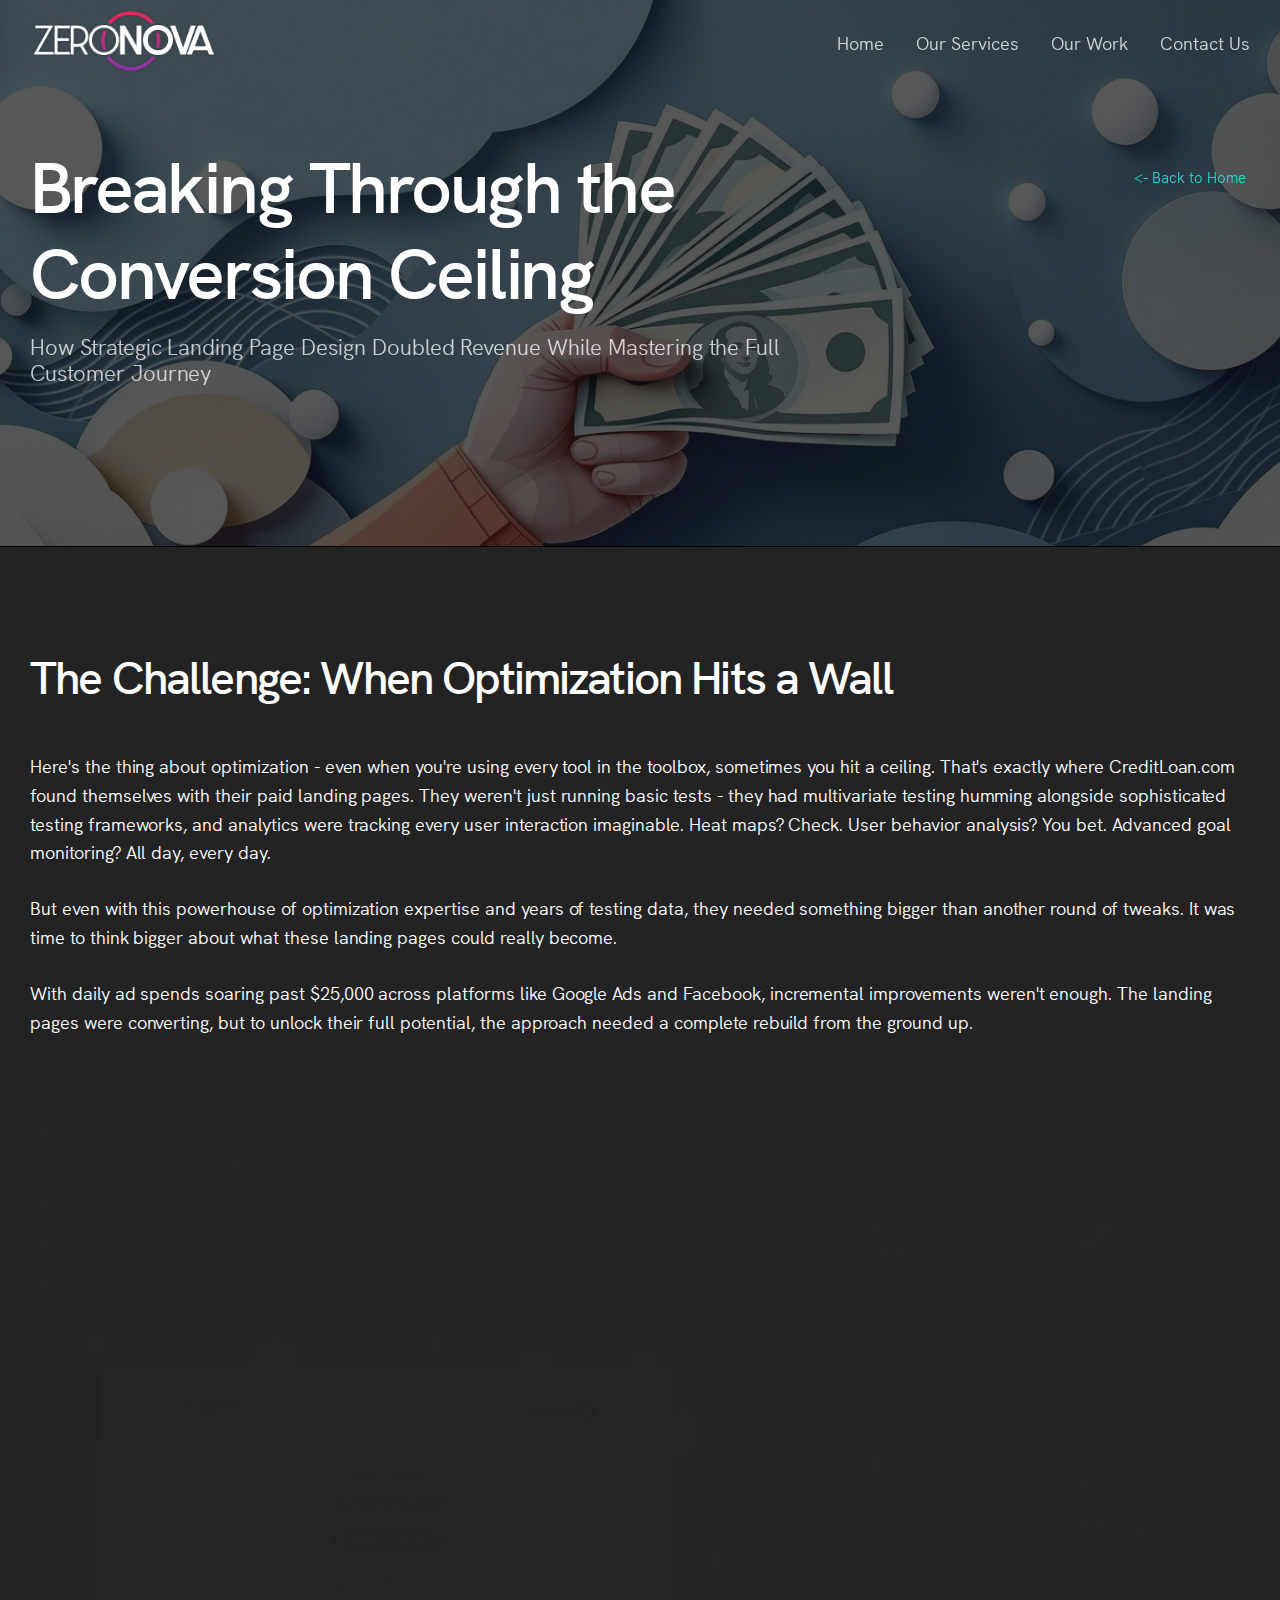
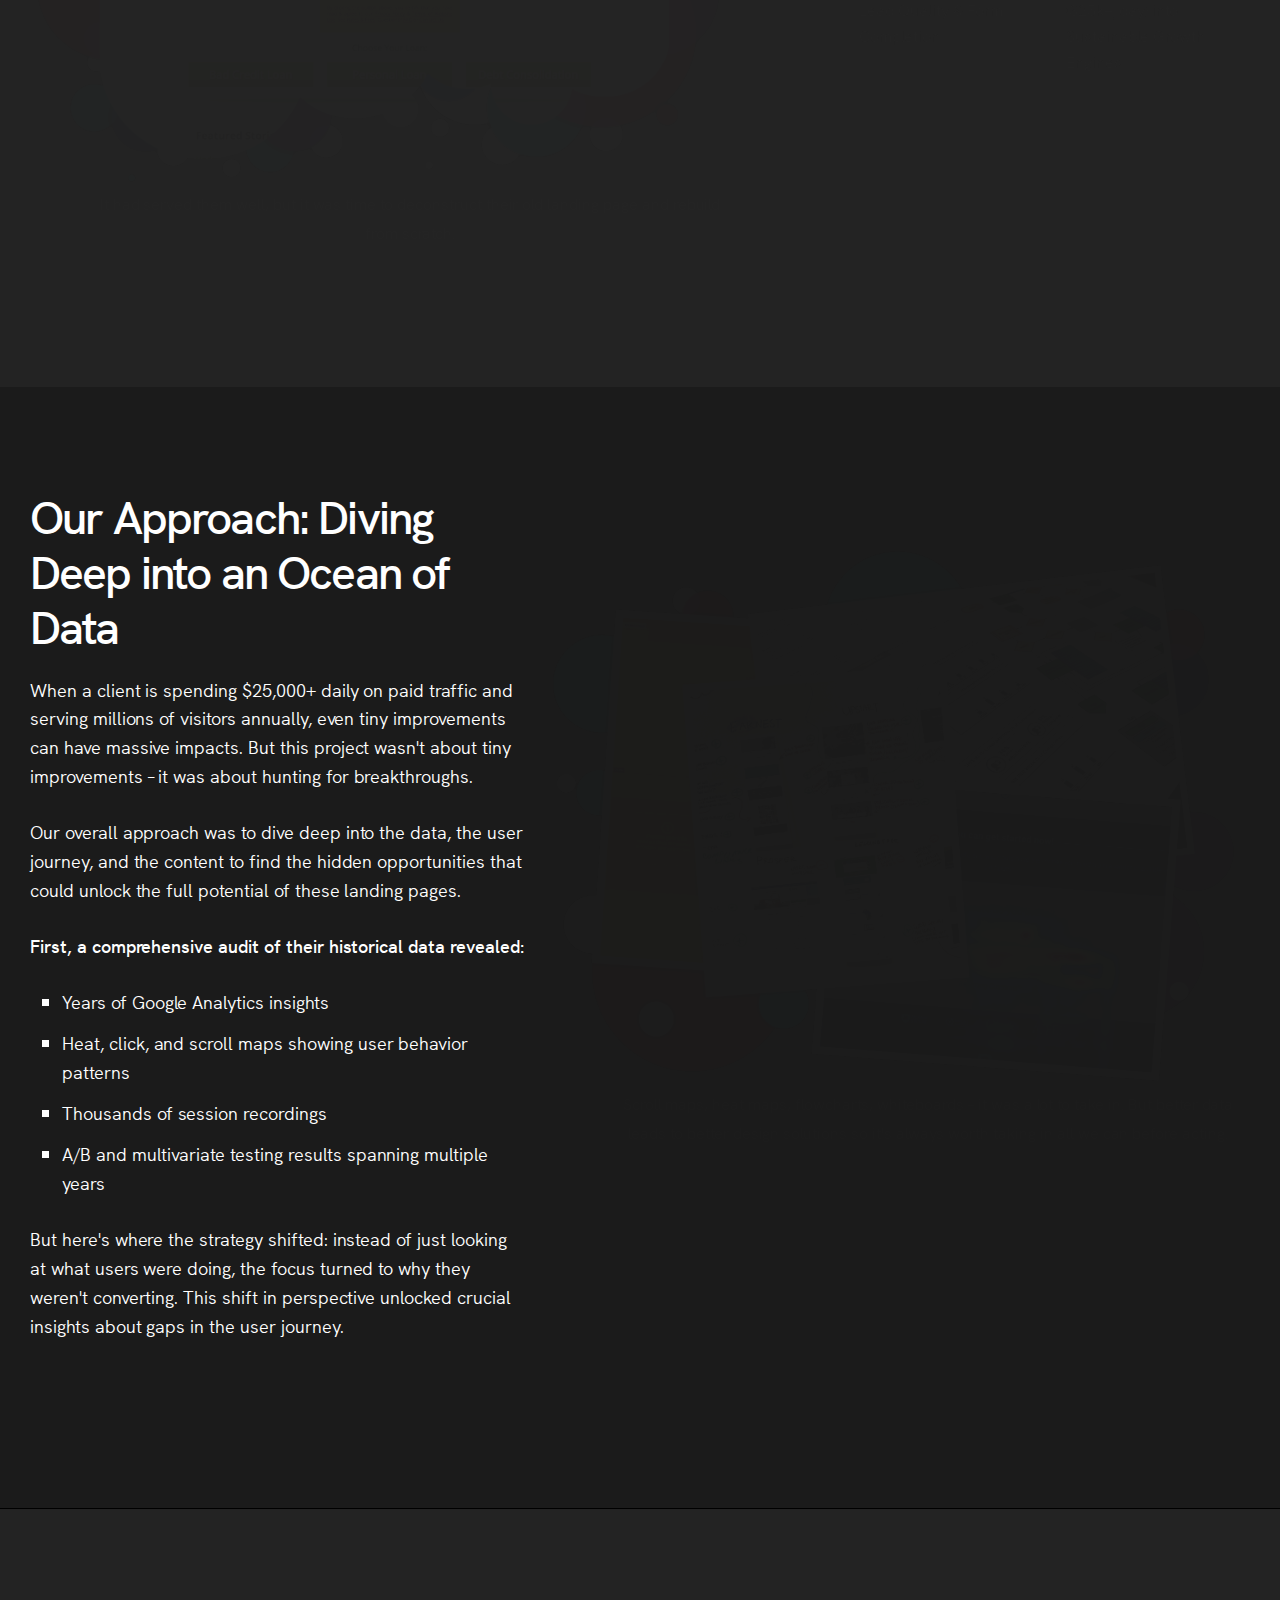
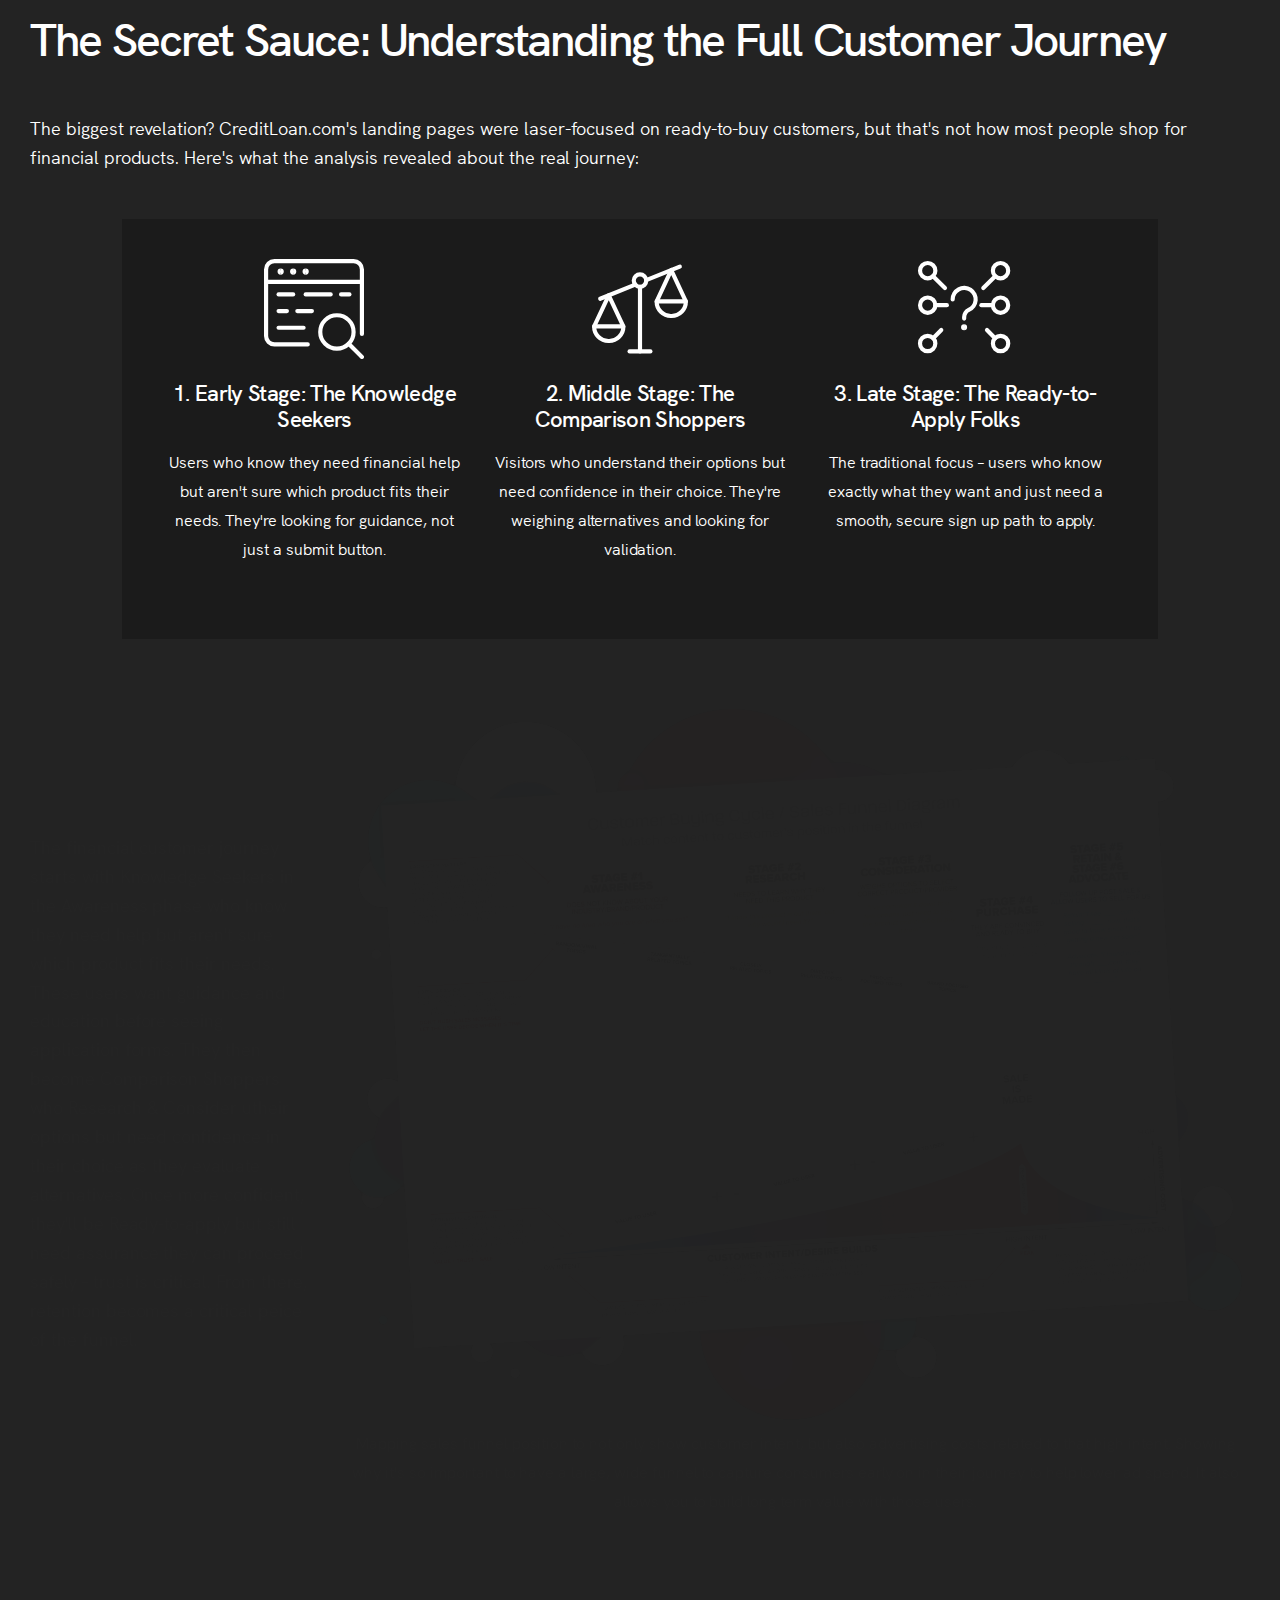
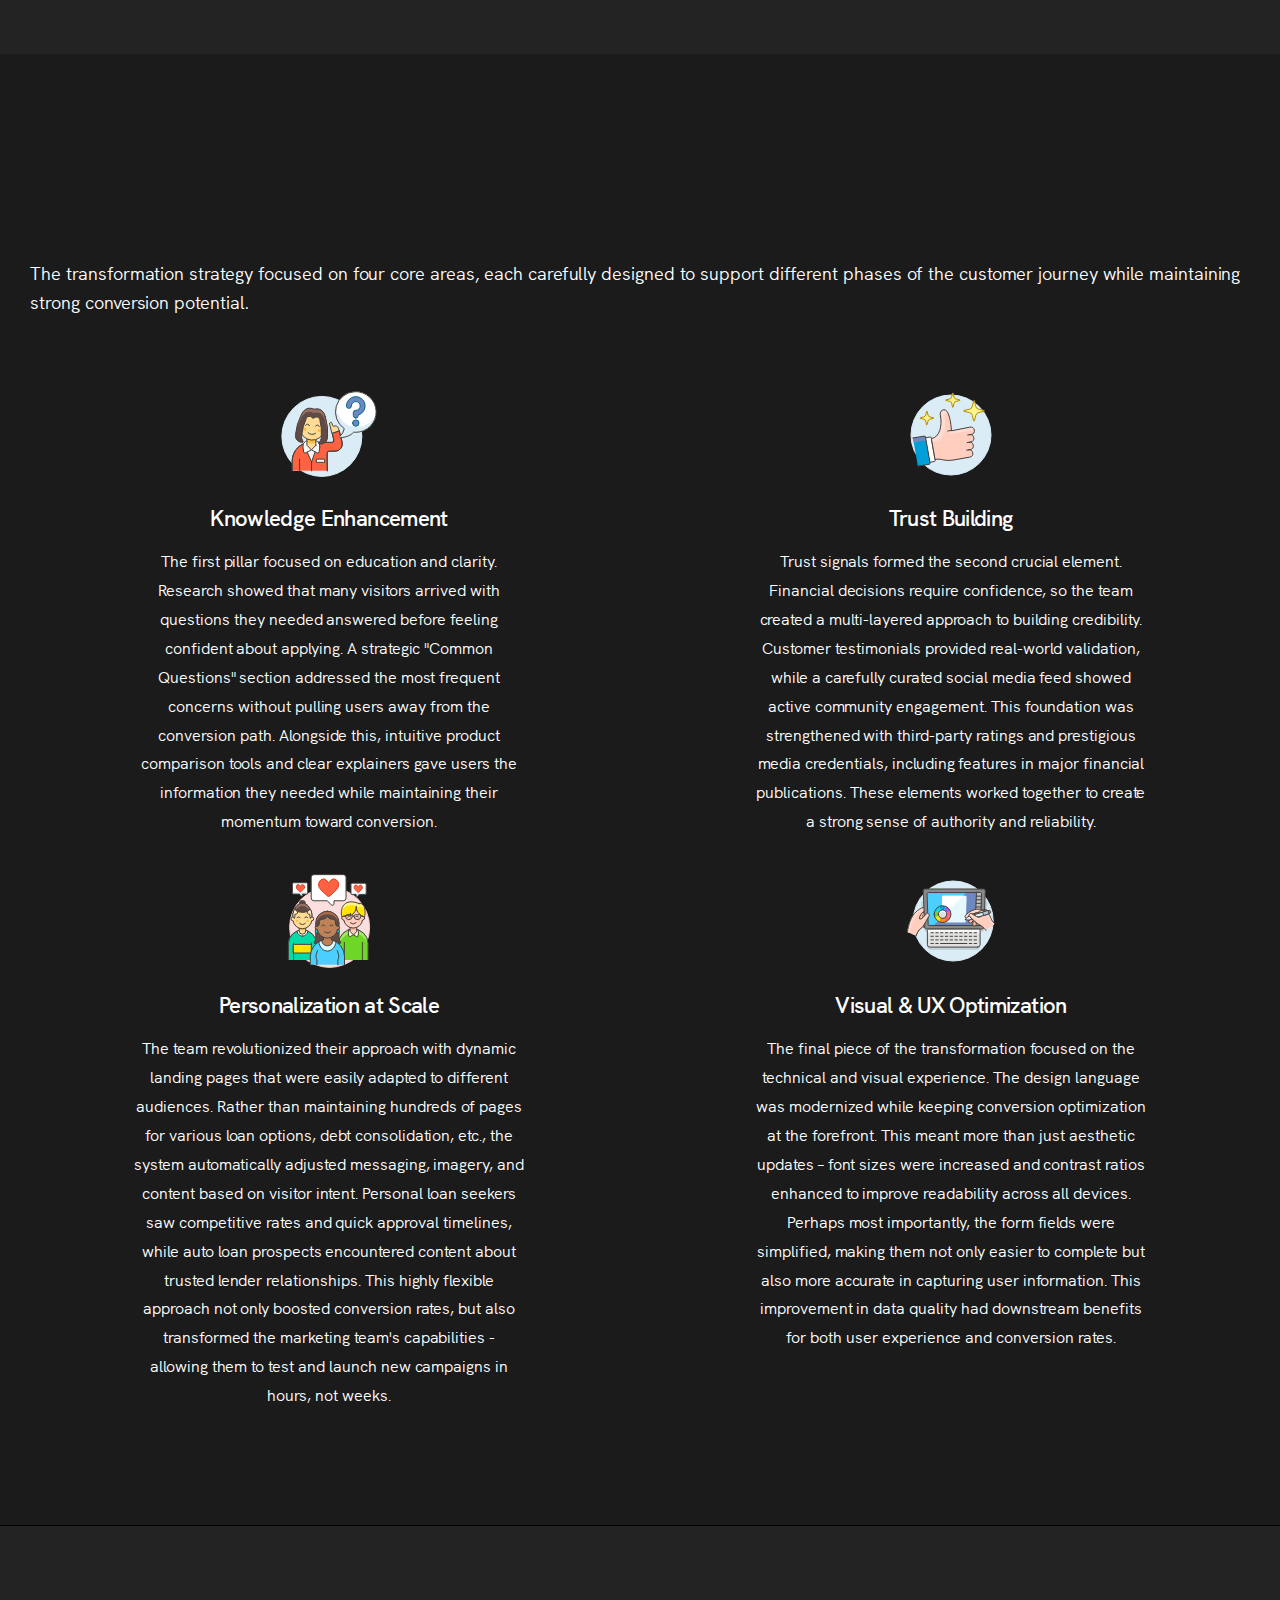
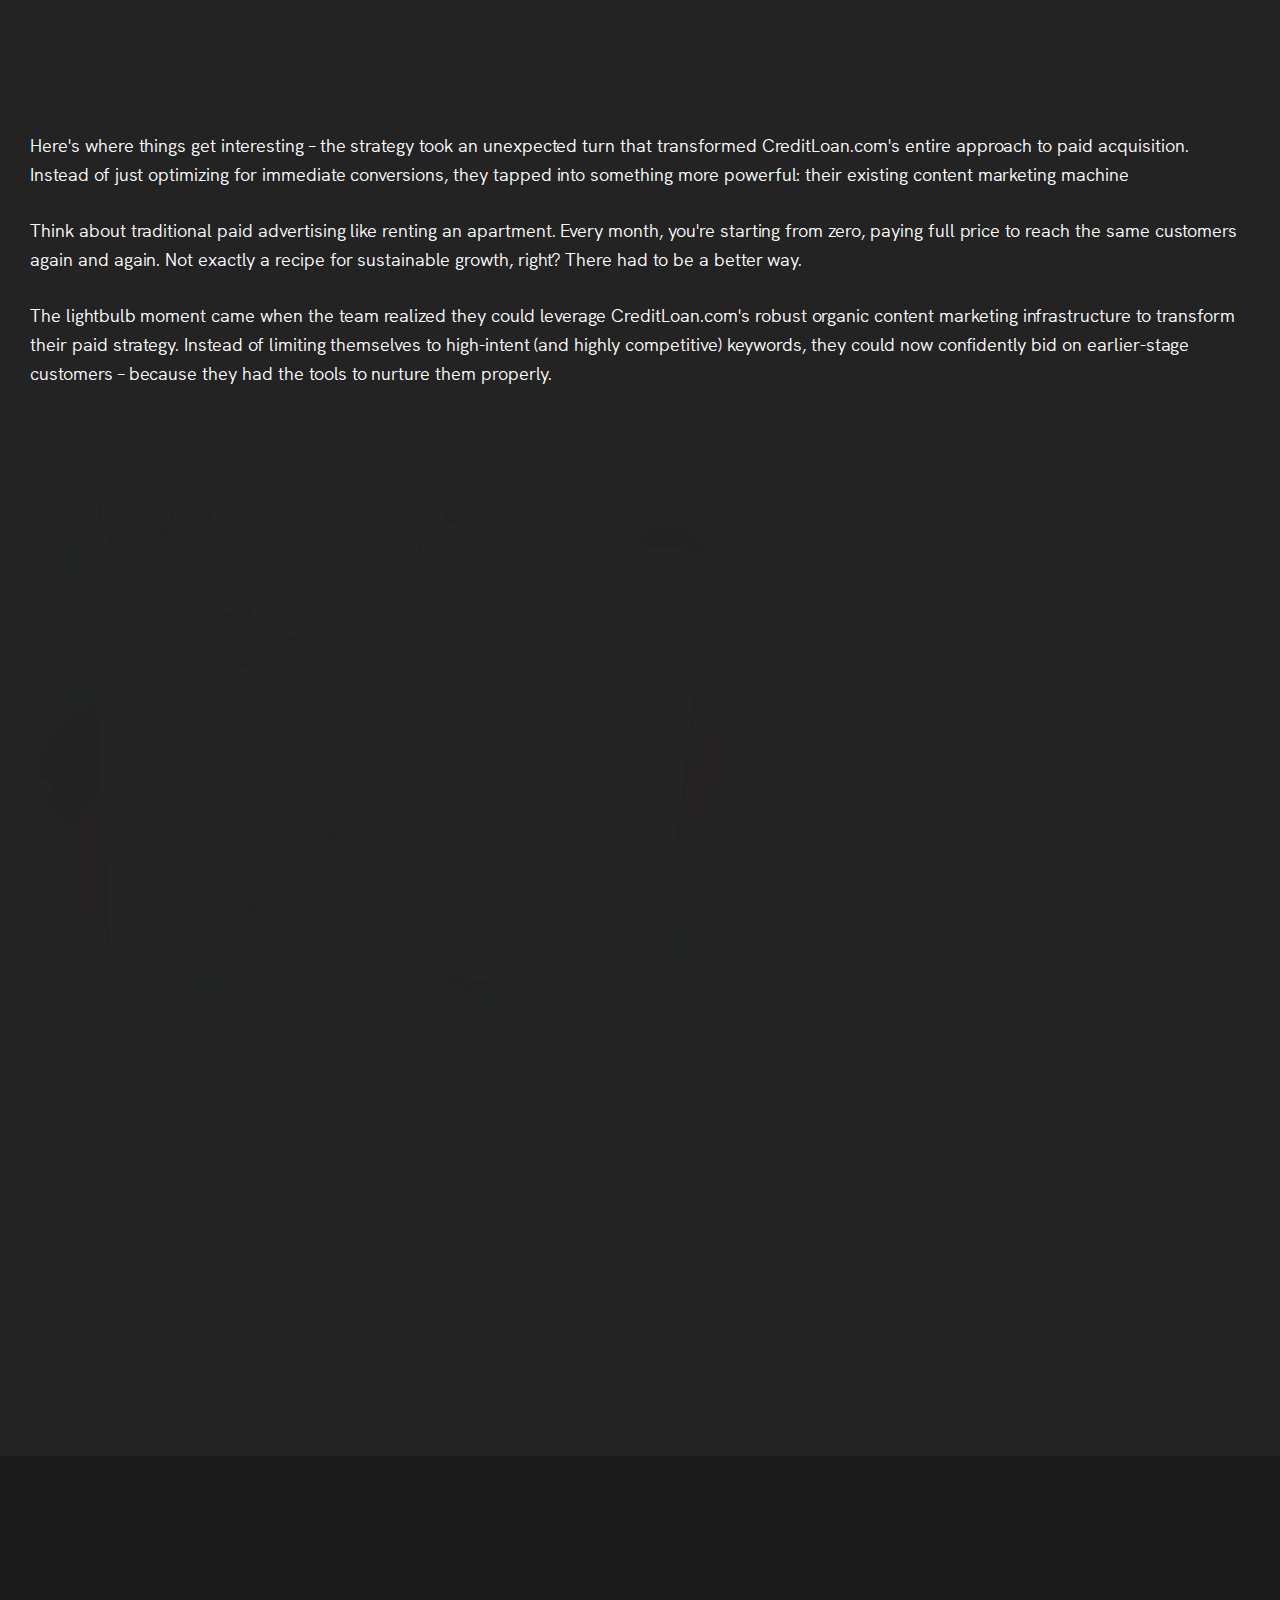
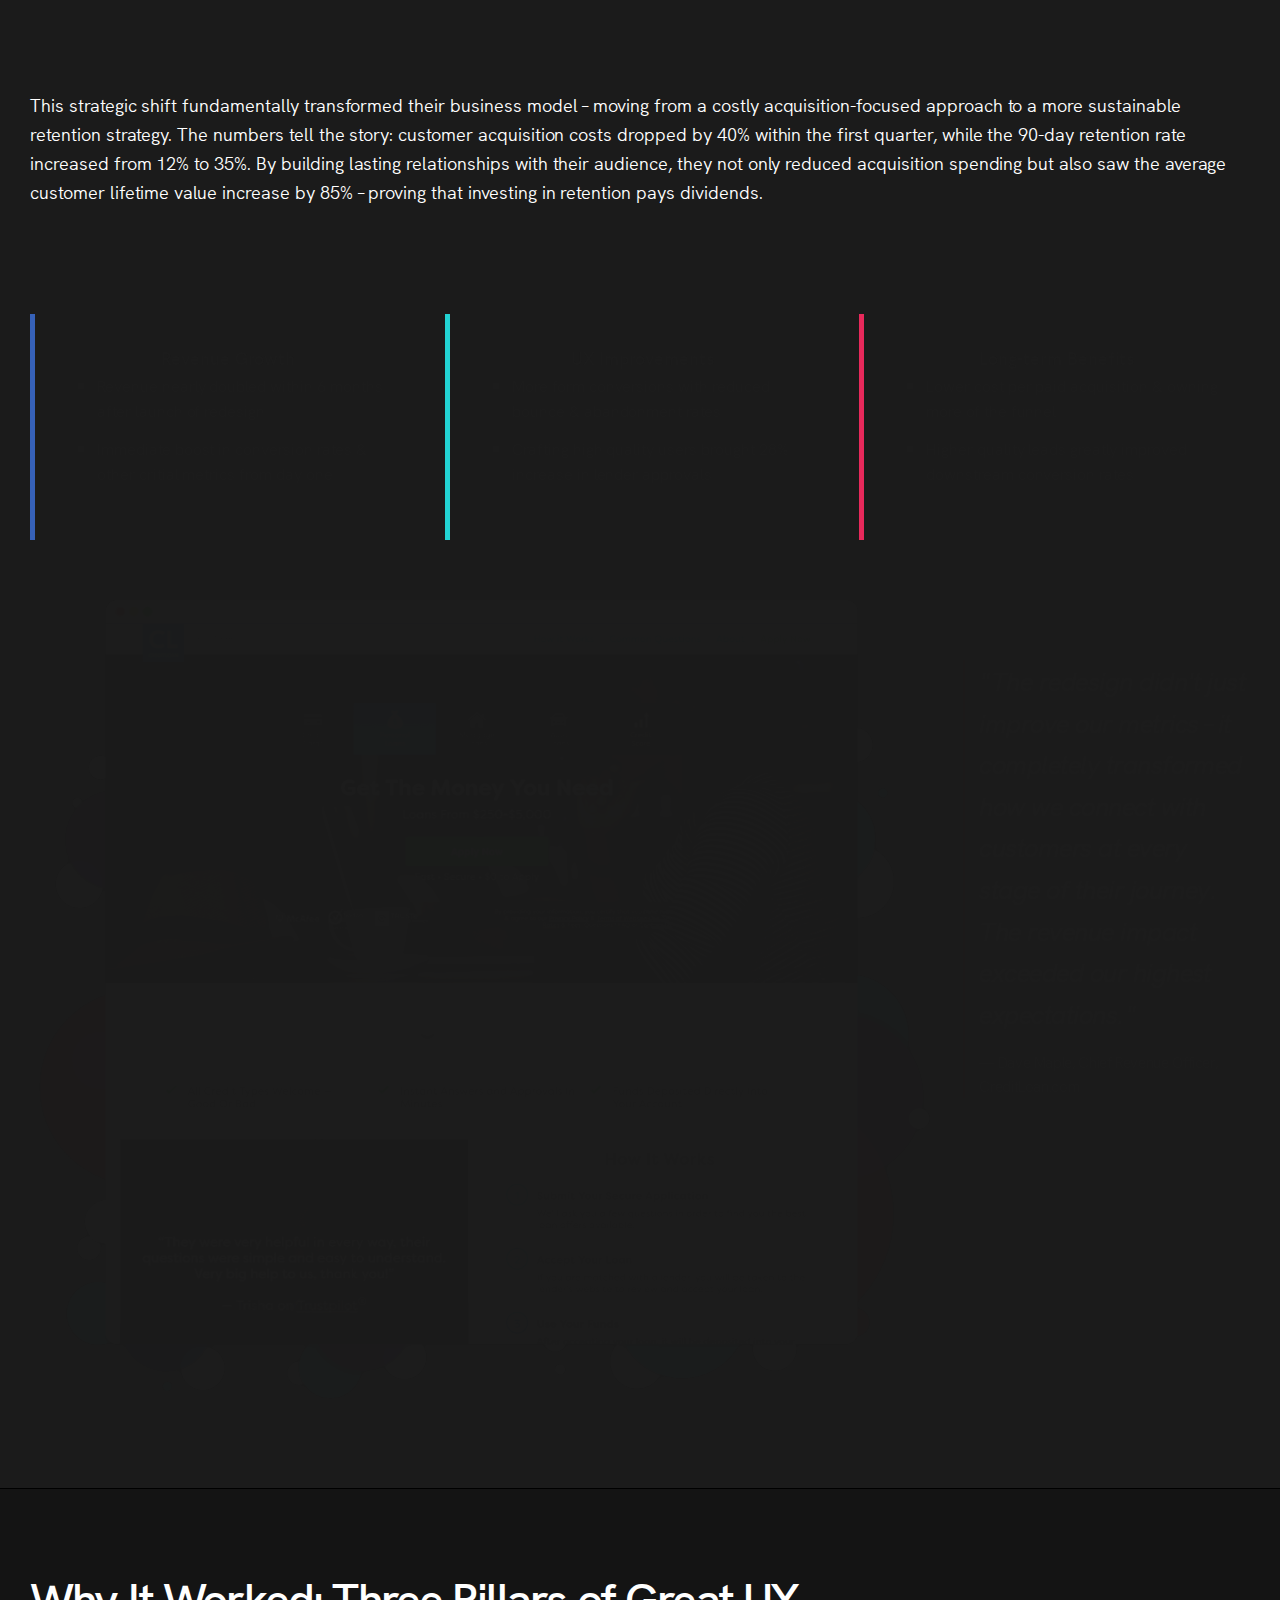
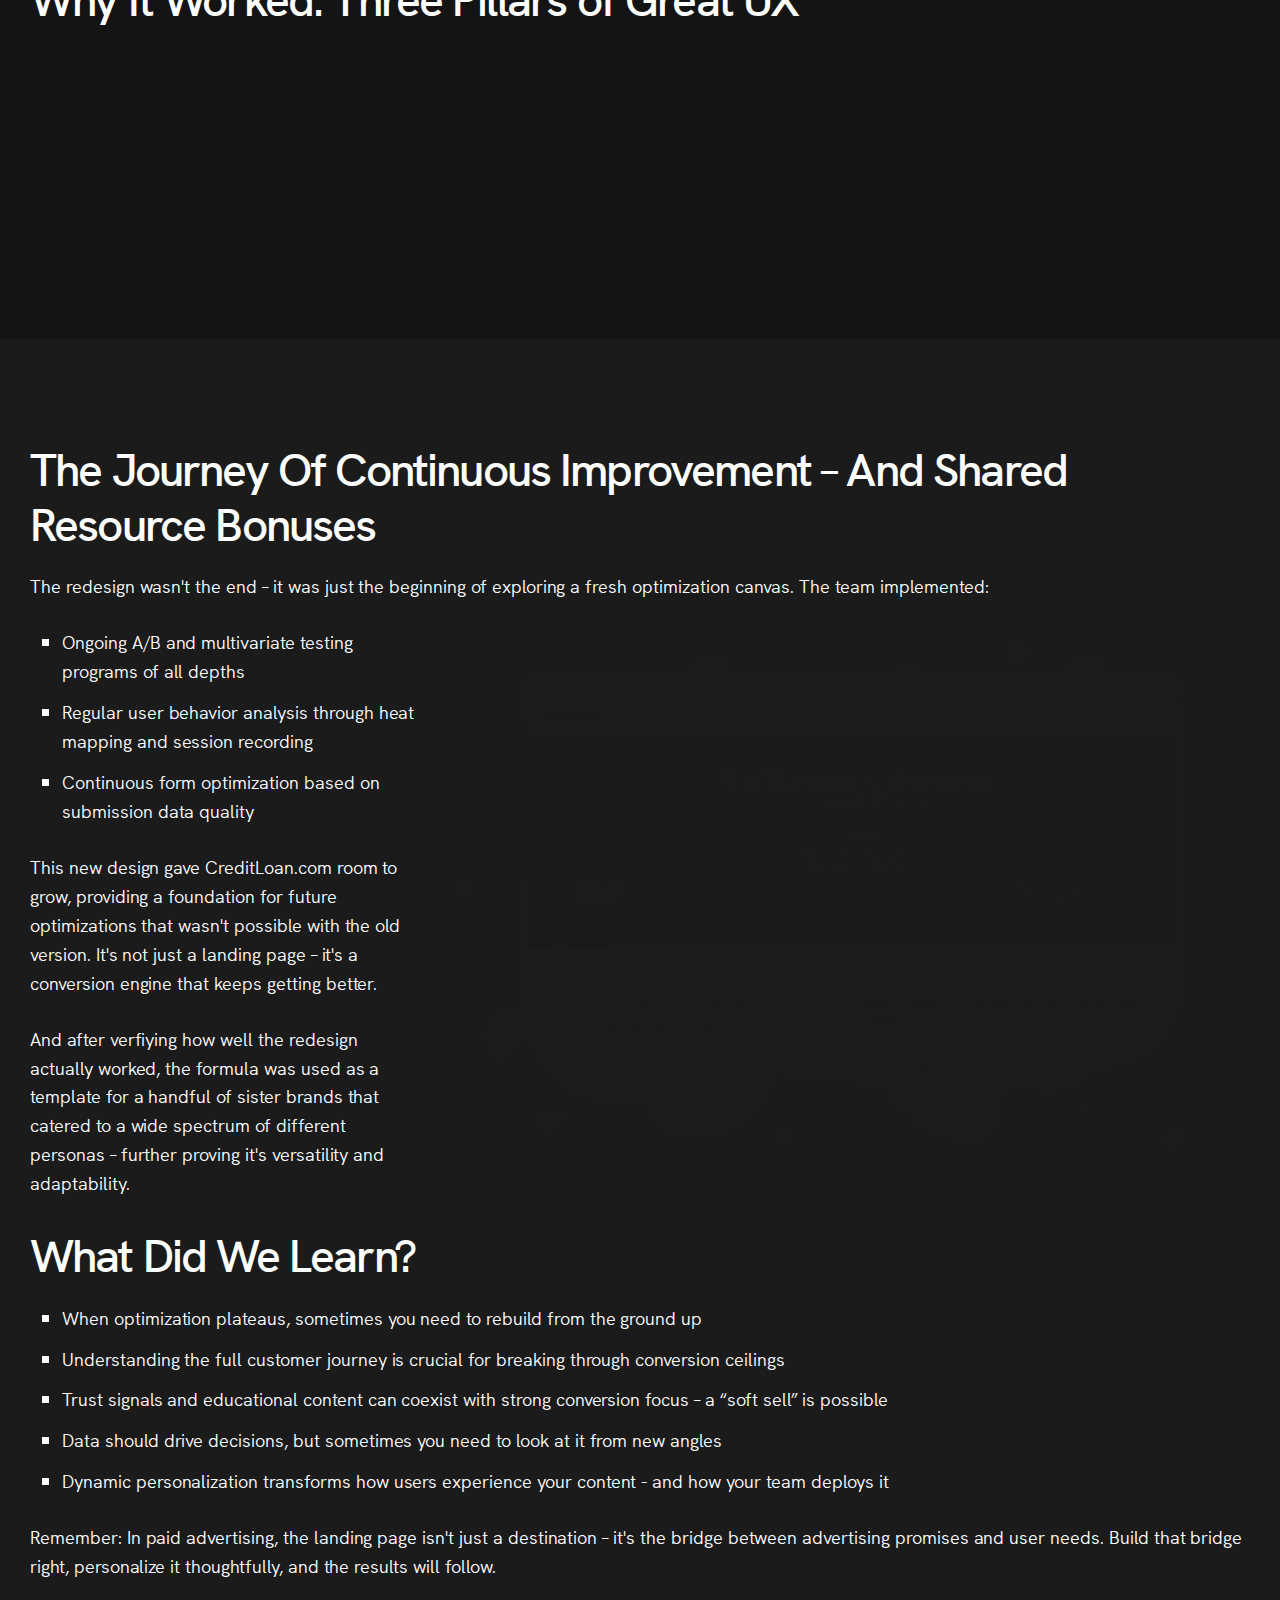
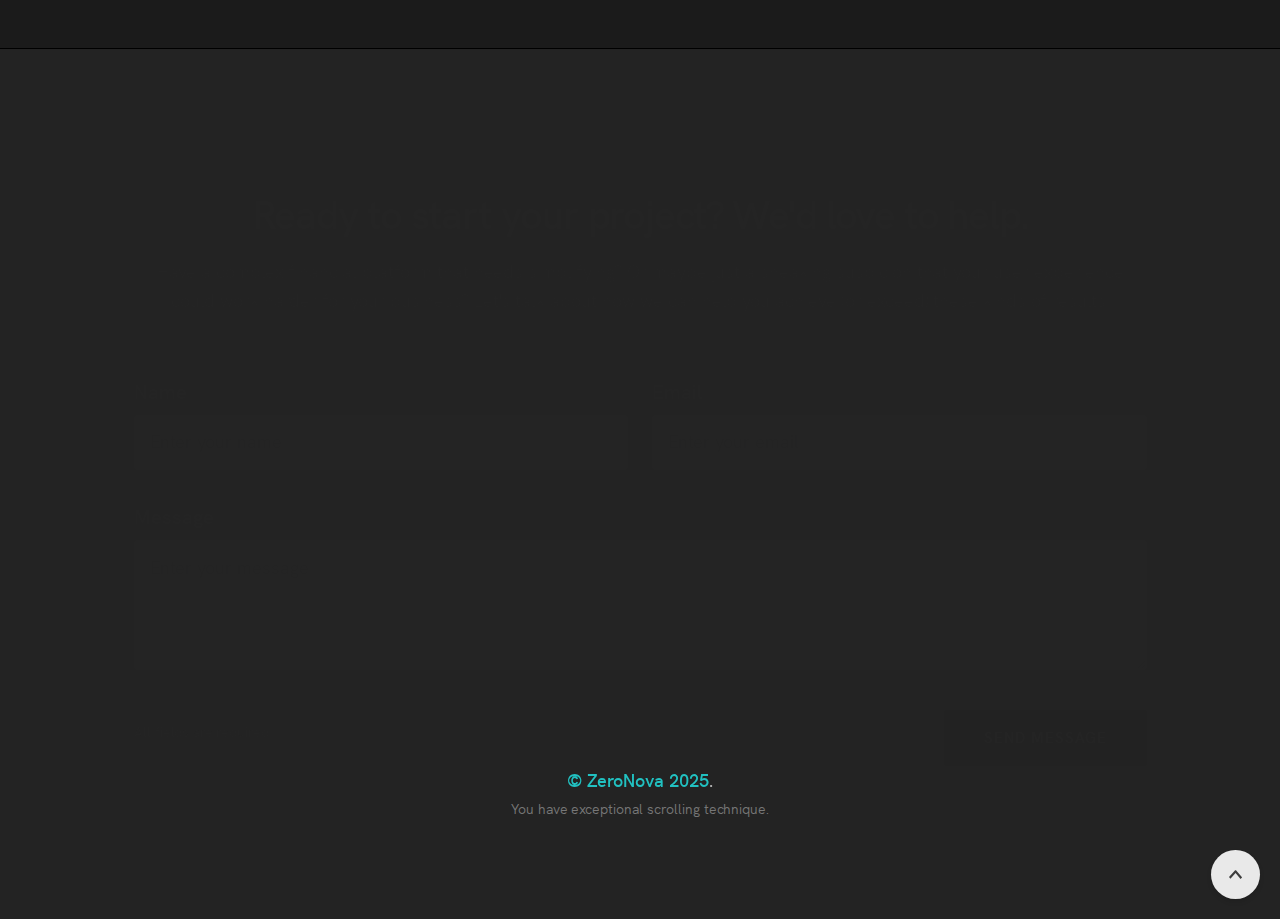
<file: cl-doubled-revenue-study.html>
<!DOCTYPE html>
<html lang="en">
    <head>
        
        <title>Breaking Through Conversion Plateaus: A Strategic UX Success Story | ZeroNova</title>
        <meta charset="utf-8">
        <meta name="description" content="Discover how we helped a lending platform break through their conversion ceiling, doubling revenue while reducing acquisition costs by 40% through strategic UX and customer journey optimization.">

        <!-- Open Graph Tags -->
        <meta property="og:title" content="Breaking Through the Digital Ceiling: Strategic UX Doubles Lending Platform Revenue | ZeroNova">
        <meta property="og:description" content="When your landing pages are already optimized and you're spending $25k daily on paid traffic, finding new growth seems impossible. See how we transformed a lending platform's approach through strategic UX and customer education.">
        <meta property="og:type" content="article">
        <meta property="og:locale" content="en_US">

        <!-- Additional Meta Tags -->
        <meta name="keywords" content="conversion rate optimization, lending platform UX, financial services design, customer journey optimization, landing page optimization, financial UX strategy, conversion optimization, customer education design">

        <!-- Schema Markup -->
        <script type="application/ld+json">
        {
        "@context": "https://schema.org",
        "@type": "CaseStudy",
        "name": "Breaking Through the Digital Ceiling: Strategic UX Doubles Platform Revenue",
        "description": "How we helped a lending platform transform their conversion approach through strategic UX and customer education, doubling revenue while building sustainable growth.",
        "industry": "Financial Services",
        "primaryTopic": "Conversion Optimization",
        "author": {
            "@type": "Organization",
            "name": "ZeroNova"
        },
        "result": {
            "@type": "ResultsData",
            "metrics": [
                "2X revenue growth in 6 months",
                "40% reduction in acquisition costs",
                "35% increase in 90-day retention",
                "85% increase in customer lifetime value"
            ]
        }
        }
        </script>

        <!--[if IE]><meta http-equiv='X-UA-Compatible' content='IE=edge,chrome=1'><![endif]-->
        <meta name="viewport" content="width=device-width, initial-scale=1.0" />
        
        <!-- Favicons -->
        <link rel="shortcut icon" href="images/favicon.png">

        <!-- CSS -->
        <link rel="stylesheet" href="css/bootstrap.min.css">
        <link rel="stylesheet" href="css/style.css">
        <link rel="stylesheet" href="css/style-responsive.css">
        <link rel="stylesheet" href="css/vertical-rhythm.min.css">
        <link rel="stylesheet" href="css/magnific-popup.css">
        <link rel="stylesheet" href="css/owl.carousel.css">
        <link rel="stylesheet" href="css/animate.min.css">
        <link rel="stylesheet" href="css/splitting.css">
        
    </head>
        <body class="appear-animate case-study cl-ppc">
        
        <!-- Page Loader -->        
        <div class="page-loader dark">
            <div class="loader">Loading...</div>
        </div>
        <!-- End Page Loader -->

        <!-- Skip to Content -->
        <a href="#main" class="btn skip-to-content">Skip to Content</a>
        <!-- End Skip to Content -->
        
        <!-- Page Wrap -->
        <div class="page bg-dark light-content" id="top">
            
            <!-- Navigation panel -->
            <nav class="main-nav dark transparent stick-fixed wow-menubar">
                <div class="full-wrapper relative clearfix">
                    
                    <!-- Logo ( * your text or image into link tag *) -->
                    <div class="nav-logo-wrap local-scroll">
                        <a href="index.html" class="logo morphing-text">
                            <img src="images/logo-white.png" alt="ZeroNova" width="188" height="37" />
                        </a>
                    </div>
                    
                    <!-- Mobile Menu Button -->
                    <div class="mobile-nav" role="button" tabindex="0">
                        <i class="fa fa-bars"></i>
                        <span class="sr-only">Menu</span>
                    </div>
                    
                    <!-- Main Menu -->
                    <div class="inner-nav desktop-nav">
                        <ul class="clearlist scroll-nav local-scroll">
                            <li class="active"><a href="index.html">Home</a></li>
                            <li><a href="index.html#services">Our Services</a></li>
                            <li><a href="index.html#work">Our Work</a></li>
                            <li><a href="index.html#contact">Contact Us</a></li>
                        </ul>
                    </div>
                    <!-- End Main Menu -->                    
                </div>
            </nav>
            <!-- End Navigation panel -->
            
            <main id="main">    
<!-- Home Section -->
                <section class="page-section bg-dark-alfa-70 pt-sm-100" data-background="images/portfolio/cl_ppc_header.jpg">
                    <div class="container relative">
                    
                        <div class="row">
                            
                            <div class="col-md-8">
                                <div class="wow fadeInUpShort" data-wow-delay=".1s">
                                    <h1 class="hs-line-7 mb-20 mb-xs-10">Breaking Through the Conversion Ceiling</h1>
                                </div>
                                <div class="wow fadeInUpShort" data-wow-delay=".2s">
                                    <p class="hs-line-6 opacity-075 mb-20 mb-xs-0">
                                        How Strategic Landing Page Design Doubled Revenue While Mastering the Full Customer Journey
                                    </p>
                                </div>
                            </div>
                            
                            <div class="col-md-4 mt-30 wow fadeInUpShort" data-wow-delay=".1s">
                                <div class="mod-breadcrumbs text-end">
                                    <a href="index.html#work"><- Back to Home</a>&nbsp;
                                </div>                                
                            </div>
                            
                        </div>
                    
                    </div>
                </section>
                <!-- End Home Section -->
                <!-- Divider -->
                <hr class="mt-0 mb-0 white morphing-bg" />
                <!-- End Divider -->
                
<!-- The Challenge / Intro Section -->
                <section class="page-section bg-dark-lighter light-content pt-100 pt-sm-50 pb-sm-10">
                    <div class="container relative">
                        
                        <div class="row">
                            <h2 class="section-title mb-50 mb-sm-20">The Challenge: When Optimization Hits a Wall</h2>
                            <p>Here's the thing about optimization - even when you're using every tool in the toolbox, sometimes you hit a ceiling. That's exactly where CreditLoan.com found themselves with their paid landing pages. They weren't just running basic tests - they had multivariate testing humming alongside sophisticated testing frameworks, and analytics were tracking every user interaction imaginable. Heat maps? Check. User behavior analysis? You bet. Advanced goal monitoring? All day, every day.</p>
                            <p>But even with this powerhouse of optimization expertise and years of testing data, they needed something bigger than another round of tweaks. It was time to think bigger about what these landing pages could really become.</p>
                                    
                                    <p>With daily ad spends soaring past $25,000 across platforms like Google Ads and Facebook, incremental improvements weren't enough. The landing pages were converting, but to unlock their full potential, the approach needed a complete rebuild from the ground up.</p>

                            <div class="col-lg-7 d-flex align-items-center wow fadeInUpShort" data-wow-delay=".2s" data-wow-duration="1.2s">
                                <div>
                                    
                                    <p>What needed fixing:
                                    </p>
                                    <ul>
                                        <li>Landing pages optimized for expensive late-stage buyers, missing huge opportunities earlier in the journey</li>
                                        <li>Conversion rates that had plateaued despite continuous testing</li> 
                                        <li>Trust signals that weren't effectively bridging the confidence gap</li> 
                                        <li>User experience that didn't align with the sophistication of their financial products</li>
                                    </ul>
                                    <img src="images/portfolio/cl-ppc_before-lander.png" alt="Creditloan before we began the project - dated and optimized to it's max." />
                                    <div class="text-center c0l-11 offset-lg-1">
                                        <small>It had served them well, but it was time to deconstruct their old landing page and rebuild from scratch.</small>
                                    </div>  
                                </div>
                                
                                    
                                     
                            </div>
                        
                            
                            <div class="col-lg-4 offset-lg-1  d-flex align-items-center wow fadeInUpShort" data-wow-delay=".5s" data-wow-duration="2.1s">
                                <div>                                    
                                    <!-- Project snapshot Grid -->
                                    <div class="row alt-features-grid">
                                        
                                        <!-- Features Item -->
                                        <div class="col-lg-6 col-sm-6">
                                            <div class="alt-features-item ">
                                                <div class="alt-features-icon">
                                                    <svg xmlns="http://www.w3.org/2000/svg" viewBox="0 0 24 24" id="Saving-Bank-Cash--Streamline-Streamline-3.0" height="24" width="24"><desc>Saving Bank Cash Streamline Icon: https://streamlinehq.com</desc><defs></defs><title>saving-bank-cash</title><path d="m8.004 23.453 15.5 0" fill="none" stroke="#ffffff" stroke-linecap="round" stroke-linejoin="round" stroke-width="1"></path><path d="m10.504 21.453 0 -5" fill="none" stroke="#ffffff" stroke-linecap="round" stroke-linejoin="round" stroke-width="1"></path><path d="m13.504 21.453 0 -5" fill="none" stroke="#ffffff" stroke-linecap="round" stroke-linejoin="round" stroke-width="1"></path><path d="m18.504 21.453 0 -5" fill="none" stroke="#ffffff" stroke-linecap="round" stroke-linejoin="round" stroke-width="1"></path><path d="m21.504 21.453 0 -5" fill="none" stroke="#ffffff" stroke-linecap="round" stroke-linejoin="round" stroke-width="1"></path><path d="m9.504 16.453 5 0" fill="none" stroke="#ffffff" stroke-linecap="round" stroke-linejoin="round" stroke-width="1"></path><path d="m17.504 16.453 5 0" fill="none" stroke="#ffffff" stroke-linecap="round" stroke-linejoin="round" stroke-width="1"></path><path d="M1.004 4.453h9s0.5 0 0.5 0.5v6s0 0.5 -0.5 0.5h-9s-0.5 0 -0.5 -0.5v-6s0 -0.5 0.5 -0.5" fill="none" stroke="#ffffff" stroke-linecap="round" stroke-linejoin="round" stroke-width="1"></path><path d="M2.2 4.453 2.958 0.941a0.5 0.5 0 0 1 0.595 -0.382l8.736 1.9a0.5 0.5 0 0 1 0.382 0.594l-1.106 5.091a0.5 0.5 0 0 1 -0.594 0.382l-0.467 -0.1" fill="none" stroke="#ffffff" stroke-linecap="round" stroke-linejoin="round" stroke-width="1"></path><path d="M4.004 7.953a1.5 1.5 0 1 0 3 0 1.5 1.5 0 1 0 -3 0" fill="none" stroke="#ffffff" stroke-linecap="round" stroke-linejoin="round" stroke-width="1"></path><path d="m13 9.953 2.723 -1.815a0.5 0.5 0 0 1 0.554 0l7 4.666a0.5 0.5 0 0 1 0.223 0.416v0.733a0.5 0.5 0 0 1 -0.5 0.5H9a0.5 0.5 0 0 1 -0.5 -0.5" fill="none" stroke="#ffffff" stroke-linecap="round" stroke-linejoin="round" stroke-width="1"></path></svg>
                                                </div>
                                                <h3 class="alt-features-title">Industry</h3>
                                                <div class="alt-features-descr">
                                                     Financial Services | Lending
                                                </div>
                                            </div>
                                        </div>
                                        <!-- End Features Item -->
                                        
                                        <!-- Features Item -->
                                        <div class="col-lg-6 col-sm-6">
                                            <div class="alt-features-item">
                                                <div class="alt-features-icon">
                                                    <svg xmlns="http://www.w3.org/2000/svg" viewBox="0 0 24 24" id="Target-Center-1--Streamline-Streamline-3.0" height="24" width="24"><desc>Target Center 1 Streamline Icon: https://streamlinehq.com</desc><g><path d="M11.5 15a2.49 2.49 0 1 1 -0.73 -1.77" fill="none" stroke="#ffffff" stroke-linecap="round" stroke-linejoin="round" stroke-width="1"></path><path d="M14.12 13a5.4 5.4 0 0 1 0.38 2 5.5 5.5 0 1 1 -1.61 -3.89" fill="none" stroke="#ffffff" stroke-linecap="round" stroke-linejoin="round" stroke-width="1"></path><path d="M16.37 10.76A8.52 8.52 0 1 1 15 9" fill="none" stroke="#ffffff" stroke-linecap="round" stroke-linejoin="round" stroke-width="1"></path><path d="M9 15 20.5 3.5" fill="none" stroke="#ffffff" stroke-linecap="round" stroke-linejoin="round" stroke-width="1"></path><path d="M20.5 3.5h3S21 11 17 7 20.5 0.5 20.5 0.5Z" fill="none" stroke="#ffffff" stroke-linecap="round" stroke-linejoin="round" stroke-width="1"></path><path d="m18.5 5.5 0 -4.09" fill="none" stroke="#ffffff" stroke-linecap="round" stroke-linejoin="round" stroke-width="1"></path><path d="m0.5 23.5 2.49 -2.49" fill="none" stroke="#ffffff" stroke-linecap="round" stroke-linejoin="round" stroke-width="1"></path><path d="m15.01 21.01 2.49 2.49" fill="none" stroke="#ffffff" stroke-linecap="round" stroke-linejoin="round" stroke-width="1"></path><path d="M9 14.75a0.25 0.25 0 1 1 -0.25 0.25 0.25 0.25 0 0 1 0.25 -0.25" fill="none" stroke="#ffffff" stroke-linecap="round" stroke-linejoin="round" stroke-width="1"></path></g></svg>
                                                </div>
                                                <h3 class="alt-features-title">Focus</h3>
                                                <div class="alt-features-descr">
                                                    Full-Funnel Landing Page Redesign & Conversion Rate Optimization
                                                </div>
                                            </div>
                                        </div>
                                        <!-- End Features Item -->
                                        
                                        <!-- Features Item -->
                                        <div class="col-lg-6 col-sm-6">
                                            <div class="alt-features-item">
                                                <div class="alt-features-icon">
                                                    <svg xmlns="http://www.w3.org/2000/svg" viewBox="0 0 24 24" id="Currency-Dollar-Increase--Streamline-Streamline-3.0" height="24" width="24"><desc>Currency Dollar Increase Streamline Icon: https://streamlinehq.com</desc><defs></defs><title>currency-dollar-increase</title><path d="M5.007 16.509C-2.753 12.374 0.15 0.5 9 0.5a8.51 8.51 0 0 1 6.942 13.406" fill="none" stroke="#ffffff" stroke-linecap="round" stroke-linejoin="round" stroke-width="1"></path><path d="m8.497 12.4 0 1.133" fill="none" stroke="#ffffff" stroke-linecap="round" stroke-linejoin="round" stroke-width="1"></path><path d="m8.497 4.467 0 1.135" fill="none" stroke="#ffffff" stroke-linecap="round" stroke-linejoin="round" stroke-width="1"></path><path d="M6.8 10.7A1.7 1.7 0 1 0 8.5 9a1.7 1.7 0 1 1 1.7 -1.7" fill="none" stroke="#ffffff" stroke-linecap="round" stroke-linejoin="round" stroke-width="1"></path><path d="m2 23.5 8.369 -7.44a1 1 0 0 1 1.289 -0.033l3.667 2.933a1 1 0 0 0 1.307 -0.05L23.5 12.5" fill="none" stroke="#ffffff" stroke-linecap="round" stroke-linejoin="round" stroke-width="1"></path><path d="m19.497 12.5 4 0 0 4" fill="none" stroke="#ffffff" stroke-linecap="round" stroke-linejoin="round" stroke-width="1"></path></svg>
                                                </div>
                                                <h3 class="alt-features-title">Impact</h3>
                                                <div class="alt-features-descr">
                                                    2X Revenue Growth in 6 Months with Enhanced Lead Quality & Form Completion 
                                                </div>
                                            </div>
                                        </div>
                                        <!-- End Features Item -->
                                        
                                        <!-- Features Item -->
                                        <div class="col-lg-6 col-sm-6">
                                            <div class="alt-features-item">
                                                <div class="alt-features-icon">
                                                    <svg xmlns="http://www.w3.org/2000/svg" fill="none" viewBox="0 0 24 24" id="Mood-Happy-Smartphone--Streamline-Streamline-3.0" height="24" width="24"><desc>Mood Happy Smartphone Streamline Icon: https://streamlinehq.com</desc><path stroke="#ffffff" stroke-linecap="round" stroke-linejoin="round" d="M19.5 8a2 2 0 1 1 -4 0h4Z" stroke-width="1"></path><path stroke="#ffffff" stroke-linecap="round" stroke-linejoin="round" d="M17.433 0.5A5.954 5.954 0 0 0 11.5 6.567a5.94 5.94 0 0 0 0.781 3.192L10.5 13.5l3.741 -1.782A6.064 6.064 0 1 0 17.433 0.5v0Z" stroke-width="1"></path><path stroke="#ffffff" stroke-linecap="round" stroke-linejoin="round" d="M16.5 14.5v9" stroke-width="1"></path><path stroke="#ffffff" stroke-linecap="round" stroke-linejoin="round" d="M0.5 23.5v-18a2 2 0 0 1 2 -2H10" stroke-width="1"></path><path stroke="#ffffff" stroke-linecap="round" stroke-linejoin="round" d="M9.5 7.5h-9" stroke-width="1"></path><path stroke="#ffffff" stroke-linecap="round" stroke-linejoin="round" d="M8 19a2.25 2.25 0 1 0 0 -4.5A2.25 2.25 0 0 0 8 19Z" stroke-width="1"></path><path stroke="#ffffff" stroke-linecap="round" stroke-linejoin="round" d="M12.5 23.5a4.644 4.644 0 0 0 -9 0" stroke-width="1"></path><path stroke="#ffffff" stroke-linecap="round" stroke-linejoin="round" d="M7 5.5h2.5" stroke-width="1"></path><path stroke="#ffffff" d="M15.25 5a0.25 0.25 0 1 1 0 -0.5" stroke-width="1"></path><path stroke="#ffffff" d="M15.25 5a0.25 0.25 0 1 0 0 -0.5" stroke-width="1"></path><g><path stroke="#ffffff" d="M19.75 5a0.25 0.25 0 1 1 0 -0.5" stroke-width="1"></path><path stroke="#ffffff" d="M19.75 5a0.25 0.25 0 1 0 0 -0.5" stroke-width="1"></path></g></svg>
                                                </div>
                                                <h3 class="alt-features-title">Challenge</h3>
                                                <div class="alt-features-descr">
                                                    Transform High-Budget Landing Pages ($25k+/day) into Sustainable Growth Engines
                                                </div>
                                            </div>
                                        </div>
                                        <!-- End Features Item -->
                                        
                                    </div>
                                    <!-- End Project snapshot Grid -->
                                    
                                </div>
                            </div>
                            
                        </div><!-- end row-->
                    </div>
                </section>
                <!-- End Section -->

<!--Our Approach Section-->
                <section class="page-section bg-dark light-content pt-100 pt-sm-50 pb-sm-50">
                    <div class="container relative">
                        <div class="row">
                                <div class="col-lg-5">
                                    <h2>Our Approach: Diving Deep into an Ocean of Data</h2>

                                    <p>When a client is spending $25,000+ daily on paid traffic and serving millions of visitors annually, even tiny improvements can have massive impacts. But this project wasn't about tiny improvements – it was about hunting for breakthroughs.</p>   
                                    
                                    <p>Our overall approach was to dive deep into the data, the user journey, and the content to find the hidden opportunities that could unlock the full potential of these landing pages.</p>
                                    
                                    <p><strong>First, a comprehensive audit of their historical data revealed:</strong></p>
                                    
                                    <ul>
                                        <li>Years of Google Analytics insights</li>
                                        <li>Heat, click, and scroll maps showing user behavior patterns
                                        </li>
                                        <li>Thousands of session recordings</li>
                                        <li>A/B and multivariate testing results spanning multiple years</li>
                                    </ul>

                                    <p>But here's where the strategy shifted: instead of just looking at what users were doing, the focus turned to why they weren't converting. This shift in perspective unlocked crucial insights about gaps in the user journey.</p>
                                </div>

                                <div class="mt-60 mt-sm-30 col-lg-7 offse t-lg-1  wow fadeScaleIn" data-wow-duration="1.5s">
                                    <img src="images/portfolio/cl-ppc_data-diving.png" alt="Analytics Data, Marketing Touchpoints - Millions Of Data Points" />
                                    <div class="text-center c0l-11 offset-lg-1">
                                        <small>Scroll maps, heat maps, flowcharts, whiteboards – it was a lot to take in. But better data leads to better design solutions so it's always worth taking in all we can before acting.</small>
                                    </div>  
                                </div>

                        </div><!-- end row-->
                        
                        
                    </div>
                </section>
                <!-- Our Approach  Section -->
                
                <!-- Divider -->
                <hr class="mt-0 mb-0 white morphing-bg" />
                <!-- End Divider -->

<!-- Secret Sauce Section -->
                <section class="page-section bg-dark-lighter light-content pt-100 pt-sm-50 pb-sm-60">
                    <div class="container relative">
                        
                        <div class="row">
                            <h2 class="section-title mb-50 mb-sm-20">The Secret Sauce: Understanding the Full Customer Journey</h2>
                            <p>The biggest revelation? CreditLoan.com's landing pages were laser-focused on ready-to-buy customers, but that's not how most people shop for financial products. Here's what the analysis revealed about the real journey:
                            </p>
                            


                            <!-- Process Section -->
                            <section class="journey bg-dark light-content pt-20 pb-40 mt-20 mb-60 col-lg-10 offset-lg-1">
                                <div class="container relative">
                                    
                                    <!-- Grid -->
                                    <div class="row">
                                    
                                        <!-- Item -->
                                        <div class="col-md-4">
                                            <div class="work-process-item text-center pt-20">
                                                <div class="work-process-icon">
                                                    <svg xmlns="http://www.w3.org/2000/svg" fill="none" viewBox="0 0 24 24" id="App-Window-Search-Text--Streamline-Streamline-3.0" height="24" width="24"><desc>App Window Search Text Streamline Icon: https://streamlinehq.com</desc><path stroke="#ffffff" stroke-linecap="round" stroke-linejoin="round" d="M0.5 5.504h23" stroke-width="1"></path><path stroke="#ffffff" stroke-linecap="round" stroke-linejoin="round" d="M10.5 20.5h-8a2 2 0 0 1 -2 -2v-16a2 2 0 0 1 2 -2h19a2 2 0 0 1 2 2V18" stroke-width="1"></path><path stroke="#ffffff" stroke-linecap="round" stroke-linejoin="round" d="M17.5 21.5a4 4 0 1 0 0 -8 4 4 0 0 0 0 8Z" stroke-width="1"></path><path stroke="#ffffff" stroke-linecap="round" stroke-linejoin="round" d="M20.328 20.328 23.5 23.5" stroke-width="1"></path><path stroke="#ffffff" stroke-linecap="round" stroke-linejoin="round" d="M3.5 8.504H7" stroke-width="1"></path><path stroke="#ffffff" stroke-linecap="round" stroke-linejoin="round" d="M8 12.504h3.5" stroke-width="1"></path><path stroke="#ffffff" stroke-linecap="round" stroke-linejoin="round" d="M10 8.504h6" stroke-width="1"></path><path stroke="#ffffff" stroke-linecap="round" stroke-linejoin="round" d="M3.5 16.504h6" stroke-width="1"></path><path stroke="#ffffff" stroke-linecap="round" stroke-linejoin="round" d="M18.5 8.504h2" stroke-width="1"></path><path stroke="#ffffff" stroke-linecap="round" stroke-linejoin="round" d="M3.5 12.504h2" stroke-width="1"></path><path stroke="#ffffff" d="M4 3.25a0.25 0.25 0 0 1 0 -0.5" stroke-width="1"></path><path stroke="#ffffff" d="M4 3.25a0.25 0.25 0 0 0 0 -0.5" stroke-width="1"></path><g><path stroke="#ffffff" d="M7 3.25a0.25 0.25 0 0 1 0 -0.5" stroke-width="1"></path><path stroke="#ffffff" d="M7 3.25a0.25 0.25 0 0 0 0 -0.5" stroke-width="1"></path></g><g><path stroke="#ffffff" d="M10 3.25a0.25 0.25 0 0 1 0 -0.5" stroke-width="1"></path><path stroke="#ffffff" d="M10 3.25a0.25 0.25 0 1 0 0 -0.5" stroke-width="1"></path></g></svg>
                                                </div>
                                                <h3 class="work-process-title">1. Early Stage: The Knowledge Seekers</h3>
                                                <small>Users who know they need financial help but aren't sure which product fits their needs. They're looking for guidance, not just a submit button.</small>
                                            </div>
                                        </div>
                                        <!-- End Item -->
                                        
                                        <!-- Item -->
                                        <div class="col-md-4">
                                            <div class="work-process-item text-center pt-20">
                                                <div class="work-process-icon">
                                                    <svg xmlns="http://www.w3.org/2000/svg" viewBox="0 0 24 24" id="Legal-Scale-Unequal--Streamline-Streamline-3.0" height="24" width="24"><desc>Legal Scale Unequal Streamline Icon: https://streamlinehq.com</desc><defs></defs><title>legal-scale-unequal</title><path d="m12 6.682 0 15.5" fill="none" stroke="#ffffff" stroke-linecap="round" stroke-linejoin="round" stroke-width="1"></path><path d="m9.5 22.182 5 0" fill="none" stroke="#ffffff" stroke-linecap="round" stroke-linejoin="round" stroke-width="1"></path><path d="m1 16.182 3.5 -7.464L8 16.182" fill="none" stroke="#ffffff" stroke-linecap="round" stroke-linejoin="round" stroke-width="1"></path><path d="M10.5 5.182a1.5 1.5 0 1 0 3 0 1.5 1.5 0 1 0 -3 0" fill="none" stroke="#ffffff" stroke-linecap="round" stroke-linejoin="round" stroke-width="1"></path><path d="M4.5 19.682a3.416 3.416 0 0 0 3.5 -3.5H1a3.416 3.416 0 0 0 3.5 3.5Z" fill="none" stroke="#ffffff" stroke-linecap="round" stroke-linejoin="round" stroke-width="1"></path><path d="m23 10.182 -3.5 -7.533 -3.5 7.533" fill="none" stroke="#ffffff" stroke-linecap="round" stroke-linejoin="round" stroke-width="1"></path><path d="M19.5 13.682a3.416 3.416 0 0 1 -3.5 -3.5h7a3.416 3.416 0 0 1 -3.5 3.5Z" fill="none" stroke="#ffffff" stroke-linecap="round" stroke-linejoin="round" stroke-width="1"></path><path d="m13.494 5.078 8.061 -3.26" fill="none" stroke="#ffffff" stroke-linecap="round" stroke-linejoin="round" stroke-width="1"></path><path d="m2.446 9.547 8.419 -3.406" fill="none" stroke="#ffffff" stroke-linecap="round" stroke-linejoin="round" stroke-width="1"></path></svg>
                                                </div><h3 class="work-process-title">2. Middle Stage: The Comparison Shoppers</h3>
                                                <small>Visitors who understand their options but need confidence in their choice. They're weighing alternatives and looking for validation.</small>
                                            </div>
                                        </div>
                                        <!-- End Item -->
                                        
                                        <!-- Item -->
                                        <div class="col-md-4">
                                            <div class="work-process-item text-center pt-20">
                                                <div class="work-process-icon">
                                                    <svg xmlns="http://www.w3.org/2000/svg" fill="none" viewBox="-0.5 -0.5 24 24" id="Help-Question-Network--Streamline-Streamline-3.0" height="24" width="24"><desc>Help Question Network Streamline Icon: https://streamlinehq.com</desc><path stroke="#ffffff" stroke-linecap="round" stroke-linejoin="round" d="m15.650119999999998 6.459283199999999 2.85844 -2.84004" stroke-width="1"></path><path stroke="#ffffff" stroke-linecap="round" stroke-linejoin="round" d="M19.790119999999998 4.1409016c1.016232 0 1.8399999999999999 -0.8237955999999999 1.8399999999999999 -1.8399999999999999s-0.823768 -1.8400027599999997 -1.8399999999999999 -1.8400027599999997 -1.8399999999999999 0.82379836 -1.8399999999999999 1.8400027599999997c0 1.0162044 0.823768 1.8399999999999999 1.8399999999999999 1.8399999999999999Z" stroke-width="1"></path><path stroke="#ffffff" stroke-linecap="round" stroke-linejoin="round" d="m16.535159999999998 16.5416 1.9448799999999997 1.95776" stroke-width="1"></path><path stroke="#ffffff" stroke-linecap="round" stroke-linejoin="round" d="M19.798399999999997 21.620919999999998c1.016232 0 1.8399999999999999 -0.8238599999999999 1.8399999999999999 -1.8399999999999999 0 -1.016232 -0.823768 -1.8399999999999999 -1.8399999999999999 -1.8399999999999999s-1.8399999999999999 0.823768 -1.8399999999999999 1.8399999999999999c0 1.01614 0.823768 1.8399999999999999 1.8399999999999999 1.8399999999999999Z" stroke-width="1"></path><path stroke="#ffffff" stroke-linecap="round" stroke-linejoin="round" d="m6.4501384 6.459283199999999 -2.8593599999999997 -2.84004" stroke-width="1"></path><path stroke="#ffffff" stroke-linecap="round" stroke-linejoin="round" d="M2.3101108 4.1409016c1.0162044 0 1.8399999999999999 -0.8237955999999999 1.8399999999999999 -1.8399999999999999s-0.8237955999999999 -1.8400027599999997 -1.8399999999999999 -1.8400027599999997S0.47010712 1.2846971999999999 0.47010712 2.3009016c0 1.0162044 0.8237992799999999 1.8399999999999999 1.84000368 1.8399999999999999Z" stroke-width="1"></path><path stroke="#ffffff" stroke-linecap="round" stroke-linejoin="round" d="m5.565070799999999 16.5416 -1.9458 1.95776" stroke-width="1"></path><path stroke="#ffffff" stroke-linecap="round" stroke-linejoin="round" d="M2.3 21.620919999999998c1.0162044 0 1.8399999999999999 -0.8238599999999999 1.8399999999999999 -1.8399999999999999 0 -1.016232 -0.8237955999999999 -1.8399999999999999 -1.8399999999999999 -1.8399999999999999s-1.8399999999999999 0.823768 -1.8399999999999999 1.8399999999999999c0 1.01614 0.8237955999999999 1.8399999999999999 1.8399999999999999 1.8399999999999999Z" stroke-width="1"></path><path stroke="#ffffff" stroke-linecap="round" stroke-linejoin="round" d="M15.190119999999999 10.580919999999999h2.76" stroke-width="1"></path><path stroke="#ffffff" stroke-linecap="round" stroke-linejoin="round" d="M19.790119999999998 12.420919999999999c1.016232 0 1.8399999999999999 -0.8238599999999999 1.8399999999999999 -1.8399999999999999 0 -1.016232 -0.823768 -1.8400184 -1.8399999999999999 -1.8400184s-1.8399999999999999 0.8237863999999999 -1.8399999999999999 1.8400184c0 1.01614 0.823768 1.8399999999999999 1.8399999999999999 1.8399999999999999Z" stroke-width="1"></path><path stroke="#ffffff" stroke-linecap="round" stroke-linejoin="round" d="M6.910110799999999 10.580919999999999h-2.76" stroke-width="1"></path><path stroke="#ffffff" stroke-linecap="round" stroke-linejoin="round" d="M2.3101108 12.420919999999999c1.0162044 0 1.8399999999999999 -0.8238599999999999 1.8399999999999999 -1.8399999999999999 0 -1.016232 -0.8237955999999999 -1.8400184 -1.8399999999999999 -1.8400184S0.47010712 9.564687999999999 0.47010712 10.580919999999999c0 1.01614 0.8237992799999999 1.8399999999999999 1.84000368 1.8399999999999999Z" stroke-width="1"></path><path stroke="#ffffff" stroke-linecap="round" stroke-linejoin="round" d="M8.2983908 9.2c0.0000736 -0.49755439999999995 0.13466039999999999 -0.9858627999999999 0.389528 -1.413212 0.2548584 -0.42735839999999997 0.6205492 -0.7778691999999999 1.0582851999999998 -1.0144472 0.43773599999999996 -0.23656879999999997 0.9313159999999999 -0.35040039999999995 1.4283919999999999 -0.3294428 0.49716799999999994 0.0209576 0.979432 0.1759132 1.3956399999999998 0.4484816 0.4163 0.27256839999999993 0.75118 0.6526112 0.96922 1.0998968 0.21794799999999998 0.44728559999999995 0.31096 0.9451895999999999 0.269192 1.4410235999999998 -0.041768 0.495788 -0.21684399999999998 0.971152 -0.506644 1.375584 -0.2898 0.40452399999999994 -0.68356 0.72312 -1.1396039999999998 0.9221159999999999 -0.328256 0.143336 -0.6075679999999999 0.379224 -0.803712 0.6789599999999999 -0.19614399999999999 0.29973599999999995 -0.30047199999999996 0.650164 -0.300288 1.00832V13.799999999999999" stroke-width="1"></path><path stroke="#ffffff" d="M11.04 16.099999999999998c-0.127052 0 -0.22999999999999998 -0.102948 -0.22999999999999998 -0.22999999999999998s0.102948 -0.22999999999999998 0.22999999999999998 -0.22999999999999998" stroke-width="1"></path><path stroke="#ffffff" d="M11.04 16.099999999999998c0.127052 0 0.22999999999999998 -0.102948 0.22999999999999998 -0.22999999999999998S11.167051999999998 15.639999999999999 11.04 15.639999999999999" stroke-width="1"></path></svg>
                                                </div><h3 class="work-process-title">3. Late Stage: The Ready-to-Apply Folks</h3>
                                                <small>The traditional focus – users who know exactly what they want and just need a smooth, secure sign up path to apply.</small>
                                            </div>
                                        </div>
                                        <!-- End Item -->
                                        
                                        
                                   </div>
                                   <!-- End Grid -->
                                    
                                </div>
                            </section>
                            <!-- End Process Section -->
                        </div>
                        
                        <div class="row">
                            <div class="col-lg-3 d-flex align-items-center wow fadeInUpShort">
                                <div>
                                    
                                    <p>
                                        The financial customer journey starts with Knowledge Seekers in the Awareness phase who know they need help but aren't sure which product fits their needs. These users want guidance and education before seeing application forms. They then become Comparison Shoppers who Research & Consider utheir options but need confidence in their choice as they evaluate alternatives. Once more confident, they'll be Ready-to-apply but still need assurance they can proceed safely – trust is critical. From there, retention becomes a critical peice of the funnel.</p>
                                    
                                    
                                </div>
                            </div>
                        
                                

                            <div class="col-lg-9  wow fadeScaleIn" data-wow-duration="1.5s">
                                <img src="images/portfolio/cl-ppc_sales-funnel.png" alt="User Sales Funnel creation" />
                                <div class="text-center">
                                    <small>Mapping sales funnel position to not only show customer intent, but also advertising costs related to that high intent. Showing why it's so important to have a large, wide funnel to capture consumers early on in their jounrey to help lower ad spend. It also allows you to build long term value with those users.</small>
                                </div>
                            </div>

                            
                        </div><!-- end row-->
                    </div>
                </section>
                <!-- End Secret Sauce Section -->




                
<!-- Implementation - building for stages Section -->
                <section class="page-section pb-80 pt-100 bg-dark light-content pt-sm-50 pb-sm-40">
                    <div class="container relative">
                        <div class="mb-40 mb-sm-20">
                            <div class="row section-text">
                                <h2 class="section-title mb-50 mb-sm-20 wow linesAnimIn" data-wow-offset="0" data-splitting="lines">Implementation: Building for Every Stage</h2>
                                <p>The transformation strategy focused on four core areas, each carefully designed to support different phases of the customer journey while maintaining strong conversion potential.
                                </p>
                            </div>
                        </div>





                        <!-- Grid -->
                        <div class="row">
                                    
                            <!-- Item -->
                            <div class="offset-md-1 col-md-4">
                                <div class="work-process-item text-center">
                                    <div class="work-process-icon">
                                        <svg viewBox="0 0 100 100" xmlns="http://www.w3.org/2000/svg" id="Customer-Doubt-4--Streamline-Ux" height="100" width="100"><desc>Customer Doubt 4 Streamline Illustration: https://streamlinehq.com</desc><path d="M2.851 52.41a40 40 0 1 0 80 0 40 40 0 1 0 -80 0Z" fill="#daedf7" stroke="#daedf7" stroke-width="1"></path><path d="m60.268 46.818 -7.03 2.338 1.546 6.717a2.075 2.075 0 0 1 -2.038 2.545c-5.275 -0.043 -16.8 -0.154 -18.492 -0.318q-0.928 -0.089 -1.863 -0.089a19.264 19.264 0 0 0 -19.263 19.263l0.139 9.548h35.074l-0.141 -9.548 0 -8.074a2 2 0 0 1 2 -2h5.917a7.225 7.225 0 0 0 7.009 -8.98Z" fill="#f8f8f8" stroke-width="1"></path><path d="m60.268 46.818 -7.03 2.338 1.546 6.717a2.075 2.075 0 0 1 -2.038 2.545c-5.275 -0.043 -16.8 -0.154 -18.492 -0.318q-0.928 -0.089 -1.863 -0.089a19.264 19.264 0 0 0 -19.263 19.263l0.139 9.548h35.074l-0.141 -9.548 0 -8.074a2 2 0 0 1 2 -2h5.917a7.225 7.225 0 0 0 7.009 -8.98Z" fill="#f8f8f8" stroke-width="1"></path><path d="m63.121 58.219 -2.853 -11.4 -7.03 2.338 1.547 6.717a2.076 2.076 0 0 1 -2.038 2.545c-3.033 -0.025 -9.292 -0.072 -13.4 -0.139l-6.761 19.667 -8.077 -18.235a19.249 19.249 0 0 0 -11.381 17.562l0.139 9.548h35.074l-0.141 -9.548 0 -8.074a2 2 0 0 1 2 -2h5.917a7.225 7.225 0 0 0 7.004 -8.981Z" fill="#ff6242" stroke-width="1"></path><path d="M39.348 61.154c4.107 0.067 13.777 -0.182 16.81 -0.158a2.076 2.076 0 0 0 2.042 -2.544l-2.348 -10.166 -2.614 0.87 1.547 6.717a2.076 2.076 0 0 1 -2.038 2.545c-3.033 -0.025 -9.292 -0.072 -13.4 -0.139L38.2 61.617Z" fill="#ff6242" stroke-width="1"></path><path d="m24.509 63.7 1.778 0.024 -1.778 -4.014a19.249 19.249 0 0 0 -11.381 17.564l0.031 3.178A19.245 19.245 0 0 1 24.509 63.7Z" fill="#ff6242" stroke-width="1"></path><path d="m48.341 86.822 -0.141 -9.548 0 -8.074a2 2 0 0 1 2 -2h5.917a7.225 7.225 0 0 0 7.009 -8.98l-2.853 -11.4 -7.03 2.338 1.547 6.717a2.076 2.076 0 0 1 -2.038 2.545c-3.033 -0.025 -9.292 -0.072 -13.4 -0.139l-6.766 19.666 -8.077 -18.235a19.249 19.249 0 0 0 -11.381 17.562l0.139 9.548" fill="none" stroke="#45413c" stroke-linecap="round" stroke-linejoin="round" stroke-width="1"></path><path d="m48.341 86.822 -0.141 -9.548 0 -8.074a2 2 0 0 1 2 -2h5.917a7.225 7.225 0 0 0 7.009 -8.98l-2.853 -11.4 -7.03 2.338 1.546 6.717a2.075 2.075 0 0 1 -2.038 2.545c-5.275 -0.043 -16.8 -0.154 -18.492 -0.318q-0.928 -0.089 -1.863 -0.089a19.264 19.264 0 0 0 -19.268 19.261l0.139 9.548" fill="none" stroke="#45413c" stroke-linecap="round" stroke-linejoin="round" stroke-width="1"></path><path d="M50.54 39.944a1.254 1.254 0 1 1 2.378 -0.8l0.713 2.432a0.931 0.931 0 0 0 1.191 0.621 3.7 3.7 0 0 1 4.69 2.329l0.756 2.292 -7.03 2.338Z" fill="#ffdb94" stroke="#45413c" stroke-linecap="round" stroke-linejoin="round" stroke-width="1"></path><path d="M32.391 58.515v7.409l-4.9 2.444 -0.989 0.5a1.231 1.231 0 0 1 -1.771 -0.913l-0.758 -4.948a5.564 5.564 0 0 1 2.6 -5.692 2.818 2.818 0 0 1 0.639 -0.28c0.712 -0.178 1.452 1.2 2.208 1.112Z" fill="#f8f8f8" stroke="#45413c" stroke-linecap="round" stroke-linejoin="round" stroke-width="1"></path><path d="m40.812 63.018 -0.756 4.935a1.23 1.23 0 0 1 -1.77 0.913l-0.99 -0.5 -4.905 -2.444v-7.407l2.979 -0.37c0.755 0.088 1.5 -1.29 2.208 -1.112a2.89 2.89 0 0 1 0.693 0.312 5.585 5.585 0 0 1 2.541 5.673Z" fill="#f8f8f8" stroke="#45413c" stroke-linecap="round" stroke-linejoin="round" stroke-width="1"></path><path d="m20.676 86.842 -0.139 -11.527" fill="none" stroke="#45413c" stroke-linecap="round" stroke-linejoin="round" stroke-width="1"></path><path d="m36.836 61.273 -4.446 4.651 -4.444 -4.651 0 -6.668 8.89 0 0 6.668z" fill="#ffdb94" stroke-width="1"></path><path d="M27.946 58.55a11.409 11.409 0 0 0 8.89 0v-3.945h-8.89Z" fill="#ffbe3d" stroke-width="1"></path><path d="m36.836 61.273 -4.446 4.651 -4.444 -4.651 0 -6.668 8.89 0 0 6.668z" fill="none" stroke="#45413c" stroke-linecap="round" stroke-linejoin="round" stroke-width="1"></path><path d="m45.856 41.767 0.278 -3.079a12.364 12.364 0 0 0 -24.629 -2.218l-0.277 3.079a2.473 2.473 0 1 0 -0.444 4.926l0.152 0a12.348 12.348 0 0 0 24.327 2.191c0.051 0.007 0.1 0.024 0.15 0.028a2.472 2.472 0 1 0 0.443 -4.925Z" fill="#ffdb94" stroke-width="1"></path><path d="m45.856 41.767 0.278 -3.079a12.364 12.364 0 0 0 -24.629 -2.218l-0.277 3.079a2.473 2.473 0 1 0 -0.444 4.926l0.152 0a12.348 12.348 0 0 0 24.327 2.191c0.051 0.007 0.1 0.024 0.15 0.028a2.472 2.472 0 1 0 0.443 -4.925Z" fill="none" stroke="#45413c" stroke-linecap="round" stroke-linejoin="round" stroke-width="1"></path><path d="M24.444 45.254a1.546 1.546 0 1 0 3.092 0 1.546 1.546 0 1 0 -3.092 0Z" fill="#ffbe3d" stroke-width="1"></path><path d="M38.605 46.529a1.546 1.546 0 1 0 3.092 0 1.546 1.546 0 1 0 -3.092 0Z" fill="#ffbe3d" stroke-width="1"></path><path d="M29.084 48.685a5.4 5.4 0 0 0 7.41 0.667" fill="none" stroke="#45413c" stroke-linecap="round" stroke-linejoin="round" stroke-width="1"></path><path d="M40.2 42.5a2.015 2.015 0 0 0 -3.7 -0.334" fill="none" stroke="#45413c" stroke-linecap="round" stroke-linejoin="round" stroke-width="1"></path><path d="M30.342 41.611a2.014 2.014 0 0 0 -3.7 -0.334" fill="none" stroke="#45413c" stroke-linecap="round" stroke-linejoin="round" stroke-width="1"></path><path d="m46.223 32.32 -0.318 -1.009a9.385 9.385 0 0 0 -1.032 -2.284 8.792 8.792 0 0 0 -9.537 -3.874 1.208 1.208 0 0 1 -0.79 -0.071 8.791 8.791 0 0 0 -10.075 2.108 9.408 9.408 0 0 0 -1.424 2.063l-0.492 0.936A54.52 54.52 0 0 0 16.5 50.694l-0.059 0.651a6.4 6.4 0 0 0 3.05 6.032 6.537 6.537 0 0 0 2.851 0.894l1.164 0.1a0.665 0.665 0 0 0 0.561 -1.1c-1.148 -1.319 -1.6 -4.114 -1.417 -5.854a56.5 56.5 0 0 1 4.734 -17.307l0.225 -0.329a3.361 3.361 0 0 1 5.023 -0.6l0.775 0.7a1.237 1.237 0 0 0 1.478 0.133l0.888 -0.549a3.361 3.361 0 0 1 4.835 1.488l0.163 0.363a56.487 56.487 0 0 1 1.565 17.874c-0.126 1.746 -1.075 4.417 -2.441 5.512a0.665 0.665 0 0 0 0.357 1.182l1.163 0.1a6.519 6.519 0 0 0 2.965 -0.37 6.394 6.394 0 0 0 4.078 -5.39l0.059 -0.651a54.539 54.539 0 0 0 -2.294 -21.253Z" fill="#614b44" stroke-width="1"></path><path d="m46.223 32.32 -0.318 -1.009a9.385 9.385 0 0 0 -1.032 -2.284 8.789 8.789 0 0 0 -9.537 -3.873 1.214 1.214 0 0 1 -0.79 -0.072 8.791 8.791 0 0 0 -10.075 2.108 9.443 9.443 0 0 0 -1.424 2.063l-0.492 0.936A54.515 54.515 0 0 0 16.5 50.694l-0.059 0.651a6.339 6.339 0 0 0 -0.021 0.779 54.544 54.544 0 0 1 5.8 -18.241l0.493 -0.936a9.374 9.374 0 0 1 1.424 -2.063 8.788 8.788 0 0 1 10.075 -2.107 1.213 1.213 0 0 0 0.79 0.071 8.788 8.788 0 0 1 9.536 3.873 9.426 9.426 0 0 1 1.033 2.284l0.317 1.009A54.511 54.511 0 0 1 48.34 55a6.194 6.194 0 0 0 0.118 -0.77l0.059 -0.651a54.539 54.539 0 0 0 -2.294 -21.259Z" fill="#947063" stroke-width="1"></path><path d="m46.223 32.32 -0.318 -1.009a9.385 9.385 0 0 0 -1.032 -2.284 8.792 8.792 0 0 0 -9.537 -3.874 1.208 1.208 0 0 1 -0.79 -0.071 8.791 8.791 0 0 0 -10.075 2.108 9.408 9.408 0 0 0 -1.424 2.063l-0.492 0.936A54.52 54.52 0 0 0 16.5 50.694l-0.059 0.651a6.4 6.4 0 0 0 3.05 6.032 6.537 6.537 0 0 0 2.851 0.894l1.164 0.1a0.665 0.665 0 0 0 0.561 -1.1c-1.148 -1.319 -1.6 -4.114 -1.417 -5.854a56.5 56.5 0 0 1 4.734 -17.307l0.225 -0.329a3.361 3.361 0 0 1 5.023 -0.6l0.775 0.7a1.237 1.237 0 0 0 1.478 0.133l0.888 -0.549a3.361 3.361 0 0 1 4.835 1.488l0.163 0.363a56.487 56.487 0 0 1 1.565 17.874c-0.126 1.746 -1.075 4.417 -2.441 5.512a0.665 0.665 0 0 0 0.357 1.182l1.163 0.1a6.519 6.519 0 0 0 2.965 -0.37 6.394 6.394 0 0 0 4.078 -5.39l0.059 -0.651a54.539 54.539 0 0 0 -2.294 -21.253Z" fill="none" stroke="#45413c" stroke-linecap="round" stroke-linejoin="round" stroke-width="1"></path><path d="M75.825 7.613A20.337 20.337 0 0 0 65.3 44.7a15.3 15.3 0 0 1 -4.428 7.766 0.683 0.683 0 0 0 0.517 1.173c6.7 -0.4 10.632 -2.609 13.27 -5.477a20.679 20.679 0 0 0 2.152 0.116 20.342 20.342 0 1 0 -0.982 -40.66Z" fill="#ffffff" stroke-width="1"></path><path d="M57.771 20.825a20.3 20.3 0 0 0 39.306 8.822 20.342 20.342 0 0 1 -20.27 18.626 20.679 20.679 0 0 1 -2.152 -0.116c-2.638 2.868 -6.574 5.082 -13.27 5.477a0.683 0.683 0 0 1 -0.517 -1.173A15.3 15.3 0 0 0 65.3 44.7a20.31 20.31 0 0 1 -8.825 -17.23 19.911 19.911 0 0 1 1.296 -6.645Z" fill="#daedf7" stroke-width="1"></path><path d="M75.825 7.613A20.337 20.337 0 0 0 65.3 44.7a15.3 15.3 0 0 1 -4.428 7.766 0.683 0.683 0 0 0 0.517 1.173c6.7 -0.4 10.632 -2.609 13.27 -5.477a20.679 20.679 0 0 0 2.152 0.116 20.342 20.342 0 1 0 -0.982 -40.66Z" fill="none" stroke="#45413c" stroke-linecap="round" stroke-linejoin="round" stroke-width="1"></path><path d="M76.784 34.013a2.469 2.469 0 0 1 -2.466 -2.466v-2.741a2.469 2.469 0 0 1 2.466 -2.467 4.385 4.385 0 1 0 -4.384 -4.385 2.467 2.467 0 0 1 -4.933 0 9.318 9.318 0 1 1 11.783 8.988v0.605a2.469 2.469 0 0 1 -2.466 2.466Z" fill="#6e89bf" stroke="#00658a" stroke-linecap="round" stroke-linejoin="round" stroke-width="1"></path><path d="M73.632 39.084a3.152 3.152 0 1 0 6.304 0 3.152 3.152 0 1 0 -6.304 0Z" fill="#6e89bf" stroke="#00658a" stroke-linecap="round" stroke-linejoin="round" stroke-width="1"></path><path d="m32.569 77.58 0 9.258" fill="none" stroke="#45413c" stroke-linecap="round" stroke-linejoin="round" stroke-width="1"></path><path d="m37.682 75.176 7.984 0 0 3.111 -7.984 0Z" fill="#ffffff" stroke="#45413c" stroke-linecap="round" stroke-linejoin="round" stroke-width="1"></path></svg>
                                    </div>
                                    <h3 class="work-process-title">Knowledge Enhancement</h3>
                                    <small>The first pillar focused on education and clarity. Research showed that many visitors arrived with questions they needed answered before feeling confident about applying. A strategic "Common Questions" section addressed the most frequent concerns without pulling users away from the conversion path. Alongside this, intuitive product comparison tools and clear explainers gave users the information they needed while maintaining their momentum toward conversion.</small>
                                </div>
                            </div>
                            <!-- End Item -->
                            
                            <!-- Item -->
                            <div class="offset-md-2 col-md-4">
                                <div class="work-process-item text-center">
                                    <div class="work-process-icon">
                                        <svg viewBox="0 0 100 100" xmlns="http://www.w3.org/2000/svg" id="Like-Sparkling-1--Streamline-Ux" height="100" width="100"><desc>Like Sparkling 1 Streamline Illustration: https://streamlinehq.com</desc><path d="M10 51.017a40 40 0 1 0 80 0 40 40 0 1 0 -80 0Z" fill="#daedf7" stroke="#daedf7" stroke-width="1"></path><path d="M27.01 37.044a2.437 2.437 0 0 1 1.828 -1.828l3.67 -0.847a0.306 0.306 0 0 0 0 -0.595l-3.67 -0.846A2.437 2.437 0 0 1 27.01 31.1l-0.847 -3.668a0.3 0.3 0 0 0 -0.594 0l-0.846 3.668a2.44 2.44 0 0 1 -1.829 1.828l-3.667 0.846a0.305 0.305 0 0 0 0 0.595l3.667 0.846a2.439 2.439 0 0 1 1.828 1.829l0.847 3.669a0.3 0.3 0 0 0 0.594 0Z" fill="#fff48c" stroke="#b58b00" stroke-linecap="round" stroke-linejoin="round" stroke-width="1"></path><path d="M53.052 19.28a2.552 2.552 0 0 1 1.911 -1.912l3.837 -0.885a0.319 0.319 0 0 0 0 -0.621l-3.837 -0.885a2.554 2.554 0 0 1 -1.912 -1.912l-0.885 -3.834a0.318 0.318 0 0 0 -0.621 0l-0.885 3.834a2.551 2.551 0 0 1 -1.912 1.912l-3.834 0.885a0.319 0.319 0 0 0 0 0.621l3.834 0.885a2.55 2.55 0 0 1 1.912 1.912l0.885 3.837a0.319 0.319 0 0 0 0.621 0Z" fill="#fff48c" stroke="#b58b00" stroke-linecap="round" stroke-linejoin="round" stroke-width="1"></path><path d="m28.933 78.274 4.461 -0.787a1 1 0 0 0 0.812 -1.158L30.231 53.79a1 1 0 0 0 -1.158 -0.812l-4.462 0.787Z" fill="#ffffff" stroke="#45413c" stroke-linecap="round" stroke-linejoin="round" stroke-width="1"></path><path d="M50.455 46.4c-0.517 -6.9 -2.185 -21.609 -7.846 -20.611a4.147 4.147 0 0 0 -3.364 4.805l0.24 1.361c1.76 9.985 -0.73 21.188 -9.107 22.665l3.673 20.88 1.072 -0.188c5.235 -0.924 8.354 2.27 17.731 0.617l15.885 -2.8a3.687 3.687 0 0 0 -1.28 -7.262l1.815 -0.32a3.687 3.687 0 0 0 -1.28 -7.262l1.815 -0.32a3.687 3.687 0 0 0 -1.28 -7.262l1.815 -0.32a3.687 3.687 0 0 0 -1.28 -7.262Z" fill="#ffcebf" stroke-width="1"></path><path d="M69.064 43.119 50.455 46.4l-2.723 0.48A3.687 3.687 0 0 0 52 49.871l21.335 -3.761a3.687 3.687 0 0 0 -4.271 -2.991Z" fill="#ffdcd1" stroke-width="1"></path><path d="M46.914 28.893a4.147 4.147 0 0 0 -3.491 4.825l0.24 1.362c1.76 9.985 -0.729 21.187 -9.107 22.664l-3.519 0.621 -0.659 -3.745c8.377 -1.477 10.867 -12.68 9.107 -22.665l-0.24 -1.361a4.147 4.147 0 0 1 3.364 -4.8c1.814 -0.325 3.217 0.967 4.305 3.099Z" fill="#ffdcd1" stroke-width="1"></path><path d="m46.824 47.04 3.631 -0.64" fill="none" stroke="#45413c" stroke-linecap="round" stroke-linejoin="round" stroke-width="1"></path><path d="m67.459 65.865 -1.816 0.32" fill="none" stroke="#45413c" stroke-linecap="round" stroke-linejoin="round" stroke-width="1"></path><path d="m67.994 58.283 -1.816 0.32" fill="none" stroke="#45413c" stroke-linecap="round" stroke-linejoin="round" stroke-width="1"></path><path d="m68.529 50.701 -1.816 0.32" fill="none" stroke="#45413c" stroke-linecap="round" stroke-linejoin="round" stroke-width="1"></path><path d="M50.455 46.4c-0.517 -6.9 -2.185 -21.609 -7.846 -20.611a4.147 4.147 0 0 0 -3.364 4.805l0.24 1.361c1.76 9.985 -0.73 21.188 -9.107 22.665l3.673 20.88 1.072 -0.188c5.235 -0.924 8.354 2.27 17.731 0.617l15.885 -2.8a3.687 3.687 0 0 0 -1.28 -7.262l1.815 -0.32a3.687 3.687 0 0 0 -1.28 -7.262l1.815 -0.32a3.687 3.687 0 0 0 -1.28 -7.262l1.815 -0.32a3.687 3.687 0 0 0 -1.28 -7.262Z" fill="none" stroke="#45413c" stroke-linecap="round" stroke-linejoin="round" stroke-width="1"></path><path d="M29.079 79.105a1 1 0 0 1 -0.811 1.158l-11.406 1.842 -4.962 -28.14 11.406 -1.842a1 1 0 0 1 1.159 0.811Z" fill="#009fd9" stroke-width="1"></path><path d="m12.7 58.5 -0.8 -4.539 11.3 -1.823a1.105 1.105 0 0 1 1.281 0.9l0.608 3.449Z" fill="#6e89bf" stroke-width="1"></path><path d="m11.9 53.965 11.406 -1.842a1 1 0 0 1 1.159 0.811l4.614 26.171a1 1 0 0 1 -0.811 1.158l-11.406 1.842" fill="none" stroke="#45413c" stroke-linecap="round" stroke-linejoin="round" stroke-width="1"></path><path d="M74.74 31.329a3.656 3.656 0 0 1 2.74 -2.74l5.5 -1.269a0.457 0.457 0 0 0 0 -0.891l-5.5 -1.268a3.658 3.658 0 0 1 -2.741 -2.74l-1.269 -5.5a0.457 0.457 0 0 0 -0.89 0l-1.269 5.5a3.655 3.655 0 0 1 -2.74 2.74l-5.5 1.268a0.457 0.457 0 0 0 0 0.891l5.5 1.269a3.655 3.655 0 0 1 2.74 2.74l1.269 5.5a0.457 0.457 0 0 0 0.89 0Z" fill="#fff48c" stroke="#b58b00" stroke-linecap="round" stroke-linejoin="round" stroke-width="1"></path></svg>
                                    </div><h3 class="work-process-title">Trust Building</h3>
                                    <small>Trust signals formed the second crucial element. Financial decisions require confidence, so the team created a multi-layered approach to building credibility. Customer testimonials provided real-world validation, while a carefully curated social media feed showed active community engagement. This foundation was strengthened with third-party ratings and prestigious media credentials, including features in major financial publications. These elements worked together to create a strong sense of authority and reliability.</small>
                                </div>
                            </div>
                            <!-- End Item -->
                            
                            <!-- Item -->
                            <div class="offset-md-1 col-md-4">
                                <div class="work-process-item text-center">
                                    <div class="work-process-icon">
                                        <svg viewBox="0 0 100 100" xmlns="http://www.w3.org/2000/svg" id="People-In-Love-4--Streamline-Ux" height="100" width="100"><desc>People In Love 4 Streamline Illustration: https://streamlinehq.com</desc><path d="M10.601 56.37a40 40 0 1 0 80 0 40 40 0 1 0 -80 0Z" fill="#fcdede" stroke="#facdcd" stroke-width="1"></path><path d="M89.089 88.915V72.771a14.725 14.725 0 1 0 -29.45 0v16.144Z" fill="#6dd627" stroke-width="1"></path><path d="M74.364 62.321a14.725 14.725 0 0 1 14.725 14.725v-4.275a14.725 14.725 0 1 0 -29.45 0v4.275a14.724 14.724 0 0 1 14.725 -14.725Z" fill="#9ceb60" stroke-width="1"></path><path d="M89.089 88.915V72.771a14.725 14.725 0 1 0 -29.45 0v16.144" fill="none" stroke="#45413c" stroke-linecap="round" stroke-linejoin="round" stroke-width="1"></path><path d="M69.7 58.8a10.216 10.216 0 0 0 0.123 6.4 0.953 0.953 0 0 0 1.357 0.438l3.185 -1.891 3.185 1.891a0.95 0.95 0 0 0 1.356 -0.438 10.216 10.216 0 0 0 0.124 -6.4 14.808 14.808 0 0 0 -9.33 0Z" fill="#fffacf" stroke="#45413c" stroke-linecap="round" stroke-linejoin="round" stroke-width="1"></path><path d="M74.364 63.746 71.317 60.7a0.951 0.951 0 0 1 -0.278 -0.672v-5.307h6.65v5.306a0.947 0.947 0 0 1 -0.279 0.672Z" fill="#ffcebf" stroke-width="1"></path><path d="M71.039 58.741a11.571 11.571 0 0 0 6.65 0v-3.149h-6.65Z" fill="#ffb59e" stroke-width="1"></path><path d="M74.364 63.746 71.317 60.7a0.951 0.951 0 0 1 -0.278 -0.672v-5.307h6.65v5.306a0.947 0.947 0 0 1 -0.279 0.672Z" fill="none" stroke="#45413c" stroke-linecap="round" stroke-linejoin="round" stroke-width="1"></path><path d="m65.339 71.346 0 17.569" fill="none" stroke="#45413c" stroke-linecap="round" stroke-linejoin="round" stroke-width="1"></path><path d="m83.389 71.346 0 17.569" fill="none" stroke="#45413c" stroke-linecap="round" stroke-linejoin="round" stroke-width="1"></path><path d="M23.443 59.083A13.81 13.81 0 0 0 9.4 72.891v16.024h28.087V72.891a13.81 13.81 0 0 0 -14.044 -13.808Z" fill="#00dba8" stroke-width="1"></path><path d="M23.443 59.083A13.81 13.81 0 0 0 9.4 72.891v3.043h0.049a13.81 13.81 0 0 1 14 -12.637 13.81 13.81 0 0 1 14 12.637h0.049v-3.043a13.81 13.81 0 0 0 -14.055 -13.808Z" fill="#00dba8" stroke-width="1"></path><path d="M37.487 88.915V72.891a13.81 13.81 0 0 0 -14.044 -13.808A13.81 13.81 0 0 0 9.4 72.891v16.024" fill="none" stroke="#45413c" stroke-linecap="round" stroke-linejoin="round" stroke-width="1"></path><path d="m14.548 88.915 0 -17.194" fill="none" stroke="#45413c" stroke-linecap="round" stroke-linejoin="round" stroke-width="1"></path><path d="m32.338 88.915 0 -17.194" fill="none" stroke="#45413c" stroke-linecap="round" stroke-linejoin="round" stroke-width="1"></path><path d="M23.443 65.176a5.6 5.6 0 0 0 5.469 -5.069 13.718 13.718 0 0 0 -5.469 -1.023 13.718 13.718 0 0 0 -5.469 1.023 5.6 5.6 0 0 0 5.469 5.069Z" fill="#ffffff" stroke="#45413c" stroke-linecap="round" stroke-linejoin="round" stroke-width="1"></path><path d="M20.166 54.878v4.937a3.278 3.278 0 1 0 6.554 0v-4.937Z" fill="#ffdb94" stroke-width="1"></path><path d="M20.166 54.878v3.812a8.279 8.279 0 0 0 6.554 0v-3.812Z" fill="#ffbe3d" stroke-width="1"></path><path d="M20.166 54.878v4.937a3.278 3.278 0 1 0 6.554 0v-4.937Z" fill="none" stroke="#45413c" stroke-linecap="round" stroke-linejoin="round" stroke-width="1"></path><path d="M14.548 73.355h17.789v8.663H14.548z" fill="#ffe500" stroke="#45413c" stroke-linecap="round" stroke-linejoin="round" stroke-width="1"></path><path d="M61.47 71.157a8.849 8.849 0 0 1 -1.39 -4.315V57.77a2.026 2.026 0 0 1 -1.522 0.687c-0.042 0 -0.082 -0.01 -0.124 -0.012a10.143 10.143 0 0 1 -20.064 0c-0.043 0 -0.082 0.012 -0.125 0.012a2.024 2.024 0 0 1 -1.523 -0.688v9.073a8.849 8.849 0 0 1 -1.39 4.315 1.016 1.016 0 0 0 0.882 1.52h24.374a1.016 1.016 0 0 0 0.882 -1.52Z" fill="#614b44" stroke="#45413c" stroke-linecap="round" stroke-linejoin="round" stroke-width="1"></path><path d="m58.945 62.383 -1.274 -1.8a0.2 0.2 0 0 1 0 -0.234l1.274 -1.8a0.2 0.2 0 0 1 0.331 0l1.276 1.8a0.2 0.2 0 0 1 0 0.235l-1.276 1.8a0.2 0.2 0 0 1 -0.331 -0.001Z" fill="#00dfeb" stroke="#45413c" stroke-linecap="round" stroke-linejoin="round" stroke-width="1"></path><path d="m37.525 62.383 -1.274 -1.8a0.2 0.2 0 0 1 0 -0.234l1.274 -1.8a0.2 0.2 0 0 1 0.331 0l1.276 1.8a0.2 0.2 0 0 1 0 0.235l-1.276 1.8a0.2 0.2 0 0 1 -0.331 -0.001Z" fill="#00dfeb" stroke="#45413c" stroke-linecap="round" stroke-linejoin="round" stroke-width="1"></path><path d="M52.264 68.941v-3.765h-7.725v3.765A17.1 17.1 0 0 0 31.3 85.593v8.277h34.207v-8.277a17.1 17.1 0 0 0 -13.243 -16.652Z" fill="#4acfff" stroke-width="1"></path><path d="M58.884 93.87V88.9c1.224 -1.867 1.057 -4.8 0.321 -6.638q-0.541 -1.352 -0.945 -2.742" fill="none" stroke="#45413c" stroke-linecap="round" stroke-linejoin="round" stroke-width="1"></path><path d="M38.54 79.523q-0.4 1.391 -0.945 2.743c-0.736 1.834 -0.9 4.771 0.326 6.638v4.964" fill="none" stroke="#45413c" stroke-linecap="round" stroke-linejoin="round" stroke-width="1"></path><path d="M65.507 93.87v-8.277a17.1 17.1 0 0 0 -13.243 -16.652v-3.765h-7.725v3.765A17.1 17.1 0 0 0 31.3 85.593v8.277" fill="none" stroke="#45413c" stroke-linecap="round" stroke-linejoin="round" stroke-width="1"></path><path d="M44.539 65.176v3.765a17.027 17.027 0 0 0 -4.664 1.852c0.429 5.2 4.082 9.266 8.526 9.266S56.5 76 56.928 70.793a17.039 17.039 0 0 0 -4.664 -1.852v-3.765Z" fill="#d9fdff" stroke="#45413c" stroke-linecap="round" stroke-linejoin="round" stroke-width="1"></path><path d="M44.539 65.176v3.765a16.944 16.944 0 0 0 -1.774 0.526 5.936 5.936 0 0 0 5.635 5.319 5.937 5.937 0 0 0 5.636 -5.319 16.759 16.759 0 0 0 -1.773 -0.526v-3.765Z" fill="#bf8256" stroke-width="1"></path><path d="M44.539 65.176v2.75a7.575 7.575 0 0 0 3.862 0.884 7.581 7.581 0 0 0 3.863 -0.884v-2.75Z" fill="#bf8256" stroke-width="1"></path><path d="M44.539 65.176v3.765a16.944 16.944 0 0 0 -1.774 0.526 5.936 5.936 0 0 0 5.635 5.319 5.937 5.937 0 0 0 5.636 -5.319 16.759 16.759 0 0 0 -1.773 -0.526v-3.765Z" fill="none" stroke="#45413c" stroke-linecap="round" stroke-linejoin="round" stroke-width="1"></path><path d="M58.558 54.4v-2.544a10.157 10.157 0 1 0 -20.313 0V54.4a2.031 2.031 0 0 0 0 4.062c0.043 0 0.082 -0.01 0.125 -0.012a10.143 10.143 0 0 0 20.064 0c0.042 0 0.082 0.012 0.124 0.012a2.031 2.031 0 1 0 0 -4.062Z" fill="#bf8256" stroke="#45413c" stroke-linecap="round" stroke-linejoin="round" stroke-width="1"></path><path d="M41.292 58.211a1.27 1.27 0 1 0 2.54 0 1.27 1.27 0 1 0 -2.54 0Z" fill="#bf8256" stroke-width="1"></path><path d="M52.972 58.211a1.27 1.27 0 1 0 2.54 0 1.27 1.27 0 1 0 -2.54 0Z" fill="#bf8256" stroke-width="1"></path><path d="M45.346 60.79a4.43 4.43 0 0 0 6.111 0" fill="none" stroke="#45413c" stroke-linecap="round" stroke-linejoin="round" stroke-width="1"></path><path d="M45.862 54.91a1.655 1.655 0 0 0 -3.055 0" fill="none" stroke="#45413c" stroke-linecap="round" stroke-linejoin="round" stroke-width="1"></path><path d="M54 54.9a1.654 1.654 0 0 0 -3.055 0" fill="none" stroke="#45413c" stroke-linecap="round" stroke-linejoin="round" stroke-width="1"></path><path d="M48.4 40.176a11.68 11.68 0 0 0 -11.68 11.68V54.4c0 1.015 0.837 0.847 1.015 0.847a2.508 2.508 0 0 0 2.47 -1.863l0.151 -2.656a2.642 2.642 0 0 1 2.635 -2.428 6.037 6.037 0 0 0 5.122 -2.382 0.336 0.336 0 0 1 0.577 0 6.036 6.036 0 0 0 5.122 2.382 2.642 2.642 0 0 1 2.633 2.422l0.151 2.656a2.508 2.508 0 0 0 2.47 1.863c0.179 0 1.016 0.168 1.016 -0.847v-2.538A11.68 11.68 0 0 0 48.4 40.176Z" fill="#614b44" stroke-width="1"></path><path d="M48.4 40.176a11.68 11.68 0 0 0 -11.68 11.68V54.4A11.435 11.435 0 0 1 48.4 43.222 11.435 11.435 0 0 1 60.082 54.4v-2.544A11.68 11.68 0 0 0 48.4 40.176Z" fill="#a86c4d" stroke-width="1"></path><path d="M48.4 40.176a11.68 11.68 0 0 0 -11.68 11.68V54.4c0 1.015 0.837 0.847 1.015 0.847a2.508 2.508 0 0 0 2.47 -1.863l0.151 -2.656a2.642 2.642 0 0 1 2.635 -2.428h0a6.037 6.037 0 0 0 5.122 -2.382 0.336 0.336 0 0 1 0.577 0 6.036 6.036 0 0 0 5.122 2.382h0a2.642 2.642 0 0 1 2.633 2.422l0.151 2.656a2.508 2.508 0 0 0 2.47 1.863c0.179 0 1.016 0.168 1.016 -0.847v-2.538A11.68 11.68 0 0 0 48.4 40.176Z" fill="none" stroke="#45413c" stroke-linecap="round" stroke-linejoin="round" stroke-width="1"></path><path d="M32.9 45.854v-2.375a9.5 9.5 0 0 0 -19 0v2.375a1.9 1.9 0 1 0 0 3.8c0.04 0 0.077 -0.009 0.117 -0.012a9.487 9.487 0 0 0 18.767 0c0.039 0 0.076 0.012 0.116 0.012a1.9 1.9 0 0 0 0 -3.8Z" fill="#ffdb94" stroke="#45413c" stroke-linecap="round" stroke-linejoin="round" stroke-width="1"></path><path d="M16.754 49.892a1.188 1.188 0 1 0 2.376 0 1.188 1.188 0 1 0 -2.376 0Z" fill="#ffbe3d" stroke-width="1"></path><path d="M27.679 49.892a1.188 1.188 0 1 0 2.376 0 1.188 1.188 0 1 0 -2.376 0Z" fill="#ffbe3d" stroke-width="1"></path><path d="M26.254 52.3a4.107 4.107 0 0 1 -5.7 0" fill="none" stroke="#45413c" stroke-linecap="round" stroke-linejoin="round" stroke-width="1"></path><path d="M21.029 46.8a1.544 1.544 0 0 0 -2.85 0" fill="none" stroke="#45413c" stroke-linecap="round" stroke-linejoin="round" stroke-width="1"></path><path d="M28.629 46.8a1.544 1.544 0 0 0 -2.85 0" fill="none" stroke="#45413c" stroke-linecap="round" stroke-linejoin="round" stroke-width="1"></path><path d="M18.179 40.205a2.867 2.867 0 0 1 -1.9 -2.426 2.821 2.821 0 0 1 0.09 -0.684 9.468 9.468 0 0 0 -2.469 6.384v2.375a1.521 1.521 0 0 1 1.52 1.63 7.8 7.8 0 0 0 0.38 -4.005 4.567 4.567 0 0 0 2.375 -0.95Z" fill="#ffe9bd" stroke="#45413c" stroke-linecap="round" stroke-linejoin="round" stroke-width="1"></path><path d="M28.629 40.205A2.524 2.524 0 0 0 30.44 37.1a9.467 9.467 0 0 1 2.46 6.379v2.375a1.521 1.521 0 0 0 -1.52 1.63 7.8 7.8 0 0 1 -0.38 -4.005 4.571 4.571 0 0 1 -2.375 -0.95Z" fill="#ffe9bd" stroke="#45413c" stroke-linecap="round" stroke-linejoin="round" stroke-width="1"></path><path d="M23.4 32.079a6.994 6.994 0 0 1 2.85 0.639V31.6a1.9 1.9 0 0 0 -1.9 -1.9h-1.9a1.9 1.9 0 0 0 -1.9 1.9v1.114a7 7 0 0 1 2.85 -0.635Z" fill="#614b44" stroke="#45413c" stroke-linecap="round" stroke-linejoin="round" stroke-width="1"></path><path d="M23.4 32.079c-3.716 0 -7.125 3.388 -7.125 5.7 0 2.956 5.9 3.61 7.125 3.61s7.125 -0.654 7.125 -3.61c0.004 -2.312 -3.405 -5.7 -7.125 -5.7Z" fill="#614b44" stroke-width="1"></path><path d="M30.529 37.779c0 -2.312 -3.409 -5.7 -7.125 -5.7s-7.125 3.388 -7.125 5.7a2.106 2.106 0 0 0 0.434 1.281 8.059 8.059 0 0 1 6.687 -4.131 8.061 8.061 0 0 1 6.7 4.131 2.111 2.111 0 0 0 0.429 -1.281Z" fill="#947063" stroke-width="1"></path><path d="M23.4 32.079c-3.716 0 -7.125 3.388 -7.125 5.7 0 2.956 5.9 3.61 7.125 3.61s7.125 -0.654 7.125 -3.61c0.004 -2.312 -3.405 -5.7 -7.125 -5.7Z" fill="none" stroke="#45413c" stroke-linecap="round" stroke-linejoin="round" stroke-width="1"></path><path d="M80.036 32.543C67.55 27.6 62.325 33.9 62.325 42.329c0 6.149 5.275 11.161 11.875 11.391 6.6 -0.23 11.875 -5.242 11.875 -11.391 0 -8.429 -3.49 -10.699 -6.039 -9.786Z" fill="#ffe500" stroke-width="1"></path><path d="M80.036 35.994c2.318 -0.829 5.416 0.975 5.957 7.651a10.6 10.6 0 0 0 0.082 -1.316c0 -8.427 -3.49 -10.7 -6.039 -9.786C67.55 27.6 62.325 33.9 62.325 42.329a10.639 10.639 0 0 0 0.1 1.469c0.786 -7.383 6.127 -12.346 17.611 -7.804Z" fill="#fff48c" stroke-width="1"></path><path d="M80.036 32.543C67.55 27.6 62.325 33.9 62.325 42.329c0 6.149 5.275 11.161 11.875 11.391 6.6 -0.23 11.875 -5.242 11.875 -11.391 0 -8.429 -3.49 -10.699 -6.039 -9.786Z" fill="none" stroke="#45413c" stroke-linecap="round" stroke-linejoin="round" stroke-width="1"></path><path d="M85.6 47.079a1.906 1.906 0 0 1 -1.9 1.9c-0.038 0 -0.076 -0.01 -0.114 -0.01a9.491 9.491 0 0 1 -18.772 0c-0.038 0 -0.076 0.01 -0.114 0.01a1.9 1.9 0 0 1 0 -3.8s10.476 -0.13 12.521 -9.149c-0.29 5.848 6.479 9.149 6.479 9.149a1.906 1.906 0 0 1 1.9 1.9Z" fill="#ffcebf" stroke="#45413c" stroke-linecap="round" stroke-linejoin="round" stroke-width="1"></path><path d="M79.425 46.129a1.548 1.548 0 0 0 -2.858 0" fill="none" stroke="#45413c" stroke-linecap="round" stroke-linejoin="round" stroke-width="1"></path><path d="M71.833 46.129a1.548 1.548 0 0 0 -2.858 0" fill="none" stroke="#45413c" stroke-linecap="round" stroke-linejoin="round" stroke-width="1"></path><path d="M67.551 49.696a1.187 1.056 0 1 0 2.374 0 1.187 1.056 0 1 0 -2.374 0Z" fill="#ffb59e" stroke-width="1"></path><path d="M78.476 49.696a1.187 1.056 0 1 0 2.374 0 1.187 1.056 0 1 0 -2.374 0Z" fill="#ffb59e" stroke-width="1"></path><path d="M71.35 51.829a4.133 4.133 0 0 0 5.7 0" fill="none" stroke="#45413c" stroke-linecap="round" stroke-linejoin="round" stroke-width="1"></path><path d="M70.25 48.5h-0.65a3 3 0 0 1 -3 -3v-0.75a1 1 0 0 1 1 -1h4.65a1 1 0 0 1 1 1v0.75a3 3 0 0 1 -3 3Z" fill="none" stroke="#45413c" stroke-linecap="round" stroke-linejoin="round" stroke-width="1"></path><path d="M78.8 48.5h-0.65a3 3 0 0 1 -3 -3v-0.75a1 1 0 0 1 1 -1h4.65a1 1 0 0 1 1 1v0.75a3 3 0 0 1 -3 3Z" fill="none" stroke="#45413c" stroke-linecap="round" stroke-linejoin="round" stroke-width="1"></path><path d="m73.25 45.179 1.9 0" fill="none" stroke="#45413c" stroke-linecap="round" stroke-linejoin="round" stroke-width="1"></path><path d="m66.6 45.179 -1.9 0" fill="#ffdb94" stroke="#45413c" stroke-linecap="round" stroke-linejoin="round" stroke-width="1"></path><path d="m83.7 45.179 -1.9 0" fill="#ffdb94" stroke="#45413c" stroke-linecap="round" stroke-linejoin="round" stroke-width="1"></path><path d="M71.35 42.329V44.7a10.218 10.218 0 0 0 5.871 -9.5" fill="#ffe500" stroke="#45413c" stroke-linecap="round" stroke-linejoin="round" stroke-width="1"></path><path d="M32.181 6.312a2.682 2.682 0 0 1 2.682 -2.682h29.5a2.681 2.681 0 0 1 2.681 2.682v20.782a2.681 2.681 0 0 1 -2.681 2.681h-9.389v2.964a1.549 1.549 0 0 1 -2.645 1.1l-4.059 -4.064H34.863a2.681 2.681 0 0 1 -2.682 -2.681Z" fill="#ffffff" stroke-width="1"></path><path d="M32.181 6.312a2.682 2.682 0 0 1 2.682 -2.682h29.5a2.681 2.681 0 0 1 2.681 2.682v20.782a2.681 2.681 0 0 1 -2.681 2.681h-9.389v2.964a1.549 1.549 0 0 1 -2.645 1.1l-4.059 -4.064H34.863a2.681 2.681 0 0 1 -2.682 -2.681Z" fill="none" stroke="#45413c" stroke-linecap="round" stroke-linejoin="round" stroke-width="1"></path><path d="M41.745 9a5.639 5.639 0 0 0 -2.161 4.556 7.259 7.259 0 0 0 2.231 5.314l6.533 6.03a1.877 1.877 0 0 0 2.549 0l6.521 -6.04a7.262 7.262 0 0 0 2.221 -5.318 5.639 5.639 0 0 0 -2.171 -4.551 4.456 4.456 0 0 0 -6.116 0.686l-1.743 1.979 -1.747 -1.983A4.457 4.457 0 0 0 41.745 9Z" fill="#ff6242" stroke-width="1"></path><path d="M41.745 9a5.639 5.639 0 0 0 -2.161 4.556 7.627 7.627 0 0 0 0.5 2.713 5.236 5.236 0 0 1 1.661 -2.169 4.456 4.456 0 0 1 6.117 0.673l1.747 1.977 1.743 -1.98a4.458 4.458 0 0 1 6.116 -0.686 5.248 5.248 0 0 1 1.673 2.183 7.649 7.649 0 0 0 0.5 -2.729 5.639 5.639 0 0 0 -2.171 -4.551 4.456 4.456 0 0 0 -6.116 0.686l-1.743 1.979 -1.749 -1.979A4.457 4.457 0 0 0 41.745 9Z" fill="#ff6242" stroke-width="1"></path><path d="M39.584 13.555a7.259 7.259 0 0 0 2.231 5.314l6.533 6.031a1.877 1.877 0 0 0 2.549 0l6.521 -6.04a7.262 7.262 0 0 0 2.221 -5.318 5.639 5.639 0 0 0 -2.171 -4.551 4.456 4.456 0 0 0 -6.116 0.686l-1.743 1.979 -1.747 -1.983A4.457 4.457 0 0 0 41.745 9a5.639 5.639 0 0 0 -2.161 4.555Z" fill="none" stroke="#e04122" stroke-linecap="round" stroke-linejoin="round" stroke-width="1"></path><path d="M87.174 13.357a1.169 1.169 0 0 0 -1.169 -1.169H73.143a1.169 1.169 0 0 0 -1.169 1.169v9.061a1.169 1.169 0 0 0 1.169 1.17h4.093v1.292a0.675 0.675 0 0 0 1.153 0.477l1.77 -1.769h5.846a1.17 1.17 0 0 0 1.169 -1.17Z" fill="#ffffff" stroke-width="1"></path><path d="m87.162 21.84 0.012 0v0.58a1.17 1.17 0 0 1 -1.169 1.17h-5.846l-1.77 1.769a0.675 0.675 0 0 1 -1.153 -0.477v-1.294h-4.093a1.169 1.169 0 0 1 -1.169 -1.17v-0.578Z" fill="#daedf7" stroke-width="1"></path><path d="M87.174 13.357a1.169 1.169 0 0 0 -1.169 -1.169H73.143a1.169 1.169 0 0 0 -1.169 1.169v9.061a1.169 1.169 0 0 0 1.169 1.17h4.093v1.292a0.675 0.675 0 0 0 1.153 0.477l1.77 -1.769h5.846a1.17 1.17 0 0 0 1.169 -1.17Z" fill="none" stroke="#45413c" stroke-linecap="round" stroke-linejoin="round" stroke-width="1"></path><path d="M76.018 14.537a2.317 2.317 0 0 0 -0.888 1.873 2.983 2.983 0 0 0 0.917 2.184l2.685 2.477a0.771 0.771 0 0 0 1.048 0l2.681 -2.482a2.984 2.984 0 0 0 0.913 -2.187 2.318 2.318 0 0 0 -0.892 -1.87 1.831 1.831 0 0 0 -2.514 0.282l-0.717 0.813 -0.718 -0.812a1.832 1.832 0 0 0 -2.515 -0.278Z" fill="#ff6242" stroke-width="1"></path><path d="M76.018 14.537a2.317 2.317 0 0 0 -0.888 1.873 2.983 2.983 0 0 0 0.917 2.184l2.685 2.477a0.771 0.771 0 0 0 1.048 0l2.681 -2.482a2.984 2.984 0 0 0 0.913 -2.187 2.318 2.318 0 0 0 -0.892 -1.87 1.831 1.831 0 0 0 -2.514 0.282l-0.717 0.813 -0.718 -0.812a1.832 1.832 0 0 0 -2.515 -0.278Z" fill="none" stroke="#e04122" stroke-linecap="round" stroke-linejoin="round" stroke-width="1"></path><path d="M13.484 12.882a1.169 1.169 0 0 1 1.169 -1.169h12.862a1.169 1.169 0 0 1 1.169 1.169v9.061a1.169 1.169 0 0 1 -1.169 1.17h-4.092v1.292a0.676 0.676 0 0 1 -1.154 0.477L20.5 23.113h-5.847a1.17 1.17 0 0 1 -1.169 -1.17Z" fill="#ffffff" stroke-width="1"></path><path d="m13.5 21.365 -0.012 0v0.58a1.17 1.17 0 0 0 1.169 1.17H20.5l1.769 1.769a0.676 0.676 0 0 0 1.154 -0.477v-1.294h4.092a1.169 1.169 0 0 0 1.169 -1.17v-0.578Z" fill="#daedf7" stroke-width="1"></path><path d="M13.484 12.882a1.169 1.169 0 0 1 1.169 -1.169h12.862a1.169 1.169 0 0 1 1.169 1.169v9.061a1.169 1.169 0 0 1 -1.169 1.17h-4.092v1.292a0.676 0.676 0 0 1 -1.154 0.477L20.5 23.113h-5.847a1.17 1.17 0 0 1 -1.169 -1.17Z" fill="none" stroke="#45413c" stroke-linecap="round" stroke-linejoin="round" stroke-width="1"></path><path d="M17.284 15.935a2.984 2.984 0 0 0 0.918 2.184l2.685 2.481a0.771 0.771 0 0 0 1.048 0l2.68 -2.482a2.986 2.986 0 0 0 0.913 -2.187 2.318 2.318 0 0 0 -0.892 -1.871 1.832 1.832 0 0 0 -2.514 0.283l-0.716 0.813 -0.719 -0.812a1.831 1.831 0 0 0 -2.514 -0.277 2.315 2.315 0 0 0 -0.889 1.868Z" fill="#ff6242" stroke-width="1"></path><path d="M18.173 14.062a2.315 2.315 0 0 0 -0.889 1.873 2.984 2.984 0 0 0 0.918 2.184l2.685 2.481a0.771 0.771 0 0 0 1.048 0l2.68 -2.482a2.986 2.986 0 0 0 0.913 -2.187 2.318 2.318 0 0 0 -0.892 -1.871 1.832 1.832 0 0 0 -2.514 0.283l-0.716 0.813 -0.719 -0.812a1.831 1.831 0 0 0 -2.514 -0.282Z" fill="none" stroke="#e04122" stroke-linecap="round" stroke-linejoin="round" stroke-width="1"></path></svg>
                                    </div><h3 class="work-process-title">Personalization at Scale</h3>
                                    <small>The team revolutionized their approach with dynamic landing pages that were easily adapted to different audiences. Rather than maintaining hundreds of pages for various loan options, debt consolidation, etc., the system automatically adjusted messaging, imagery, and content based on visitor intent. Personal loan seekers saw competitive rates and quick approval timelines, while auto loan prospects encountered content about trusted lender relationships. This highly flexible approach not only boosted conversion rates, but also transformed the marketing team's capabilities - allowing them to test and launch new campaigns in hours, not weeks.
                                    </small>
                                </div>
                            </div>
                            <!-- End Item -->

                            <!-- Item -->
                            <div class="offset-md-2 col-md-4">
                                <div class="work-process-item text-center">
                                    <div class="work-process-icon">
                                        <svg viewBox="0 0 100 100" xmlns="http://www.w3.org/2000/svg" id="Surface-Studio-1--Streamline-Ux" height="100" width="100"><desc>Surface Studio 1 Streamline Illustration: https://streamlinehq.com</desc><path d="M12.186 50a40 40 0 1 0 80 0 40 40 0 1 0 -80 0Z" fill="#daedf7" stroke="#daedf7" stroke-width="1"></path><path d="M86.534 32.873A2.56 2.56 0 0 0 84 29.965H22.542a2.56 2.56 0 0 0 -2.537 2.908l3.667 26.769a1.707 1.707 0 0 0 1.692 1.476h55.812a1.707 1.707 0 0 0 1.691 -1.476Z" fill="#45413c" opacity=".15" stroke-width="1"></path><path d="m31.56 51.208 -3.867 -5.718a4.187 4.187 0 0 0 -1.019 -0.986l-5.158 -3.516c-0.545 -0.829 -0.831 0.189 -1.66 0.733S16.5 44.8 17.043 45.628l4.857 7.184h0l-0.267 1.56a1.8 1.8 0 0 0 3.534 0.642 1.8 1.8 0 0 0 2.9 -1.482l-0.041 -1.14 0.532 0.788a1.8 1.8 0 0 0 3 -1.972Z" fill="#ffb59e" stroke="#45413c" stroke-linecap="round" stroke-linejoin="round" stroke-width="1"></path><path d="m24.393 51.375 0.081 2.285a1.8 1.8 0 1 0 3.59 -0.128" fill="none" stroke="#45413c" stroke-width="1"></path><path d="m25.737 49.01 2.819 4.17" fill="none" stroke="#45413c" stroke-width="1"></path><path d="m22.766 45.719 -1.336 -0.951" fill="#ffcebf" stroke="#45413c" stroke-linecap="round" stroke-linejoin="round" stroke-width="1"></path><path d="m15.005 64.761 -8.691 -3.886 0.007 -0.016C8.6 49.355 11.847 37.251 28.6 34.768l0.955 -0.144a1.8 1.8 0 1 1 0.537 3.552l-0.955 0.145c-4.226 0.638 -7.441 1.934 -9.552 5.629 -3.239 5.552 0.748 4.587 2.274 2.767l3.415 -3.77a1.8 1.8 0 0 1 2.692 2.379c-5.084 8.077 -5.076 9.972 -8.23 12.165 -2.351 1.638 -2.961 3.309 -4.731 7.27Z" fill="#ffcebf" stroke-width="1"></path><path d="m30.742 36.352 0.865 -0.131 0 -0.089a1.8 1.8 0 0 0 -2.045 -1.508l-0.955 0.144C11.847 37.251 8.6 49.355 6.321 60.859l-0.007 0.016 2.258 1.01c2.271 -11.335 5.685 -23.091 22.17 -25.533Z" fill="#ffdcd1" stroke-width="1"></path><path d="m6.314 60.875 0.007 -0.016C8.6 49.355 11.847 37.251 28.6 34.768l0.955 -0.144a1.8 1.8 0 1 1 0.537 3.552l-0.955 0.145c-4.226 0.638 -7.441 1.934 -9.552 5.629 -3.239 5.552 0.748 4.587 2.274 2.767l3.415 -3.77a1.8 1.8 0 0 1 2.692 2.379c-5.084 8.077 -5.076 9.972 -8.23 12.165 -2.354 1.638 -2.964 3.312 -4.734 7.27" fill="none" stroke="#45413c" stroke-linecap="round" stroke-linejoin="round" stroke-width="1"></path><path d="M82.787 56.466a1.707 1.707 0 0 1 -1.705 1.634H25.458a1.708 1.708 0 0 1 -1.706 -1.635l-1.562 -36.7a1.708 1.708 0 0 1 1.706 -1.78h58.747a1.708 1.708 0 0 1 1.706 1.78Z" fill="#87898c" stroke="#45413c" stroke-linecap="round" stroke-linejoin="round" stroke-width="1"></path><path d="M78.15 54.528H28.389a1.072 1.072 0 0 1 -1.2 -0.994L26 22.642c-0.027 -0.679 0.517 -1.064 1.2 -1.064h52.138c0.68 0 1.224 0.385 1.2 1.064l-1.191 30.892a1.072 1.072 0 0 1 -1.197 0.994Z" fill="#6e89bf" stroke-width="1"></path><path d="M65.466 21.578H27.2c-0.68 0 -1.224 0.385 -1.2 1.064l1.188 30.892a1.072 1.072 0 0 0 1.2 0.994h4.127Z" fill="#4acfff" stroke-width="1"></path><path d="M78.15 54.528H28.389a1.072 1.072 0 0 1 -1.2 -0.994L26 22.642c-0.027 -0.679 0.517 -1.064 1.2 -1.064h52.138c0.68 0 1.224 0.385 1.2 1.064l-1.191 30.892a1.072 1.072 0 0 1 -1.197 0.994Z" fill="none" stroke="#45413c" stroke-linecap="round" stroke-linejoin="round" stroke-width="1"></path><path d="M63.632 51.552H42.907a1.2 1.2 0 0 1 -1.2 -1.16L40.932 25.9a1.2 1.2 0 0 1 1.2 -1.236h22.277a1.2 1.2 0 0 1 1.2 1.236l-0.779 24.492a1.2 1.2 0 0 1 -1.198 1.16Z" fill="#e5f8ff" stroke-width="1"></path><path d="m40.932 25.9 0.622 19.589 20.825 -20.824H42.13a1.2 1.2 0 0 0 -1.198 1.235Z" fill="#ffffff" stroke-width="1"></path><path d="m75.455 21.578 -1.267 32.95h3.962a1.072 1.072 0 0 0 1.2 -0.994l1.189 -30.892c0.026 -0.679 -0.518 -1.064 -1.2 -1.064Z" fill="#bdbec0" stroke="#45413c" stroke-linecap="round" stroke-linejoin="round" stroke-width="1"></path><path d="m75.317 25.165 5.121 0" fill="none" stroke="#45413c" stroke-linecap="round" stroke-linejoin="round" stroke-width="1"></path><path d="m75.179 28.767 5.121 0" fill="none" stroke="#45413c" stroke-linecap="round" stroke-linejoin="round" stroke-width="1"></path><path d="m75.04 32.362 5.098 0" fill="none" stroke="#45413c" stroke-linecap="round" stroke-linejoin="round" stroke-width="1"></path><path d="m74.902 35.956 5.122 0" fill="none" stroke="#45413c" stroke-linecap="round" stroke-linejoin="round" stroke-width="1"></path><path d="M44.757 35.4a8.377 8.377 0 0 0 -6.418 0l3.209 7.748Z" fill="#009fd9" stroke-width="1"></path><path d="M38.338 35.4a8.371 8.371 0 0 0 -4.538 4.536l7.748 3.209Z" fill="#00dfeb" stroke-width="1"></path><path d="M33.8 39.936a8.38 8.38 0 0 0 0 6.419l7.748 -3.21Z" fill="#6dd627" stroke-width="1"></path><path d="M33.8 46.355a8.38 8.38 0 0 0 4.538 4.539l3.21 -7.749Z" fill="#ffe500" stroke-width="1"></path><path d="M38.339 50.894a8.389 8.389 0 0 0 6.418 0l-3.209 -7.749Z" fill="#ff8a14" stroke-width="1"></path><path d="M44.758 50.894a8.38 8.38 0 0 0 4.542 -4.539l-7.748 -3.21Z" fill="#ff6242" stroke-width="1"></path><path d="M49.3 46.355a8.38 8.38 0 0 0 0 -6.419l-7.748 3.209Z" fill="#ff6196" stroke-width="1"></path><path d="M49.3 39.936a8.371 8.371 0 0 0 -4.542 -4.536l-3.21 7.748Z" fill="#9f5ae5" stroke-width="1"></path><path d="M33.161 43.145a8.387 8.387 0 1 0 16.774 0 8.387 8.387 0 1 0 -16.774 0Z" fill="none" stroke="#45413c" stroke-linecap="round" stroke-linejoin="round" stroke-width="1"></path><path d="M37.354 43.145a4.194 4.194 0 1 0 8.388 0 4.194 4.194 0 1 0 -8.388 0Z" fill="#e0e0e0" stroke-width="1"></path><path d="M41.548 41.048a4.185 4.185 0 0 1 4.046 3.146 4.187 4.187 0 1 0 -8.24 -1.049 4.132 4.132 0 0 0 0.149 1.049 4.183 4.183 0 0 1 4.045 -3.146Z" fill="#f8f8f8" stroke-width="1"></path><path d="M37.354 43.145a4.194 4.194 0 1 0 8.388 0 4.194 4.194 0 1 0 -8.388 0Z" fill="none" stroke="#45413c" stroke-linecap="round" stroke-linejoin="round" stroke-width="1"></path><path d="M75.5 79.091H29.967a3.6 3.6 0 0 1 -3.594 -3.591v-8.391h52.72V75.5a3.6 3.6 0 0 1 -3.593 3.591Z" fill="#45413c" opacity=".15" stroke-width="1"></path><path d="M76.7 76.1H28.769a2.4 2.4 0 0 1 -2.4 -2.4V59.321a1.2 1.2 0 0 1 1.2 -1.2h50.325a1.2 1.2 0 0 1 1.2 1.2V73.7a2.4 2.4 0 0 1 -2.394 2.4Z" fill="#e0e0e0" stroke-width="1"></path><path d="M77.894 58.123H27.571a1.2 1.2 0 0 0 -1.2 1.2v3.594a1.2 1.2 0 0 1 1.2 -1.2h50.323a1.2 1.2 0 0 1 1.2 1.2v-3.596a1.2 1.2 0 0 0 -1.2 -1.198Z" fill="#f8f8f8" stroke-width="1"></path><path d="M76.7 76.1H28.769a2.4 2.4 0 0 1 -2.4 -2.4V59.321a1.2 1.2 0 0 1 1.2 -1.2h50.325a1.2 1.2 0 0 1 1.2 1.2V73.7a2.4 2.4 0 0 1 -2.394 2.4Z" fill="none" stroke="#45413c" stroke-linecap="round" stroke-linejoin="round" stroke-width="1"></path><path d="m29.967 72.501 2.397 0" fill="none" stroke="#45413c" stroke-linecap="round" stroke-linejoin="round" stroke-width="1"></path><path d="m34.76 72.501 2.396 0" fill="none" stroke="#45413c" stroke-linecap="round" stroke-linejoin="round" stroke-width="1"></path><path d="m29.967 68.906 2.397 0" fill="none" stroke="#45413c" stroke-linecap="round" stroke-linejoin="round" stroke-width="1"></path><path d="m34.76 68.906 2.396 0" fill="none" stroke="#45413c" stroke-linecap="round" stroke-linejoin="round" stroke-width="1"></path><path d="m39.553 68.906 2.396 0" fill="none" stroke="#45413c" stroke-linecap="round" stroke-linejoin="round" stroke-width="1"></path><path d="m44.345 68.906 2.397 0" fill="none" stroke="#45413c" stroke-linecap="round" stroke-linejoin="round" stroke-width="1"></path><path d="m49.138 68.906 2.396 0" fill="none" stroke="#45413c" stroke-linecap="round" stroke-linejoin="round" stroke-width="1"></path><path d="m53.931 68.906 2.396 0" fill="none" stroke="#45413c" stroke-linecap="round" stroke-linejoin="round" stroke-width="1"></path><path d="m58.724 68.906 2.396 0" fill="none" stroke="#45413c" stroke-linecap="round" stroke-linejoin="round" stroke-width="1"></path><path d="m63.516 68.906 2.397 0" fill="none" stroke="#45413c" stroke-linecap="round" stroke-linejoin="round" stroke-width="1"></path><path d="m73.102 72.501 2.396 0" fill="none" stroke="#45413c" stroke-linecap="round" stroke-linejoin="round" stroke-width="1"></path><path d="m68.309 72.501 2.396 0" fill="none" stroke="#45413c" stroke-linecap="round" stroke-linejoin="round" stroke-width="1"></path><path d="m68.309 68.906 2.396 0" fill="none" stroke="#45413c" stroke-linecap="round" stroke-linejoin="round" stroke-width="1"></path><path d="m73.102 68.906 2.396 0" fill="none" stroke="#45413c" stroke-linecap="round" stroke-linejoin="round" stroke-width="1"></path><path d="m29.967 65.312 2.397 0" fill="none" stroke="#45413c" stroke-linecap="round" stroke-linejoin="round" stroke-width="1"></path><path d="m34.76 65.312 2.396 0" fill="none" stroke="#45413c" stroke-linecap="round" stroke-linejoin="round" stroke-width="1"></path><path d="m39.553 65.312 2.396 0" fill="none" stroke="#45413c" stroke-linecap="round" stroke-linejoin="round" stroke-width="1"></path><path d="m44.345 65.312 2.397 0" fill="none" stroke="#45413c" stroke-linecap="round" stroke-linejoin="round" stroke-width="1"></path><path d="m49.138 65.312 2.396 0" fill="none" stroke="#45413c" stroke-linecap="round" stroke-linejoin="round" stroke-width="1"></path><path d="m53.931 65.312 2.396 0" fill="none" stroke="#45413c" stroke-linecap="round" stroke-linejoin="round" stroke-width="1"></path><path d="m58.724 65.312 2.396 0" fill="none" stroke="#45413c" stroke-linecap="round" stroke-linejoin="round" stroke-width="1"></path><path d="m63.516 65.312 2.397 0" fill="none" stroke="#45413c" stroke-linecap="round" stroke-linejoin="round" stroke-width="1"></path><path d="m68.309 65.312 2.396 0" fill="none" stroke="#45413c" stroke-linecap="round" stroke-linejoin="round" stroke-width="1"></path><path d="m73.102 65.312 2.396 0" fill="none" stroke="#45413c" stroke-linecap="round" stroke-linejoin="round" stroke-width="1"></path><path d="m29.967 61.717 2.397 0" fill="none" stroke="#45413c" stroke-linecap="round" stroke-linejoin="round" stroke-width="1"></path><path d="m34.76 61.717 2.396 0" fill="none" stroke="#45413c" stroke-linecap="round" stroke-linejoin="round" stroke-width="1"></path><path d="m39.553 61.717 2.396 0" fill="none" stroke="#45413c" stroke-linecap="round" stroke-linejoin="round" stroke-width="1"></path><path d="m44.345 61.717 2.397 0" fill="none" stroke="#45413c" stroke-linecap="round" stroke-linejoin="round" stroke-width="1"></path><path d="m49.138 61.717 2.396 0" fill="none" stroke="#45413c" stroke-linecap="round" stroke-linejoin="round" stroke-width="1"></path><path d="m53.931 61.717 2.396 0" fill="none" stroke="#45413c" stroke-linecap="round" stroke-linejoin="round" stroke-width="1"></path><path d="m58.724 61.717 2.396 0" fill="none" stroke="#45413c" stroke-linecap="round" stroke-linejoin="round" stroke-width="1"></path><path d="m63.516 61.717 2.397 0" fill="none" stroke="#45413c" stroke-linecap="round" stroke-linejoin="round" stroke-width="1"></path><path d="m68.309 61.717 2.396 0" fill="none" stroke="#45413c" stroke-linecap="round" stroke-linejoin="round" stroke-width="1"></path><path d="m73.102 61.717 2.396 0" fill="none" stroke="#45413c" stroke-linecap="round" stroke-linejoin="round" stroke-width="1"></path><path d="m39.553 72.501 26.36 0" fill="none" stroke="#45413c" stroke-linecap="round" stroke-linejoin="round" stroke-width="1"></path><path d="M18.569 47.869c0.613 0.708 2.387 -0.072 3.293 -1.152l3.415 -3.77a1.8 1.8 0 0 1 2.692 2.379c-5.084 8.077 -5.076 9.972 -8.23 12.165 -2.354 1.638 -2.964 3.312 -4.734 7.27l-4.246 -1.9" fill="#ffcebf" stroke-width="1"></path><path d="m22 49.286 3.571 -3.941a1.874 1.874 0 0 1 2.551 -0.236 1.793 1.793 0 0 0 -2.848 -2.162l-3.415 3.77c-0.858 1.024 -2.495 1.777 -3.187 1.252l0.036 0.323a1.87 1.87 0 0 0 3.292 0.994Z" fill="#ffdcd1" stroke-width="1"></path><path d="M18.569 47.869c0.613 0.708 2.387 -0.072 3.293 -1.152l3.415 -3.77a1.8 1.8 0 0 1 2.692 2.379c-5.084 8.077 -5.076 9.972 -8.23 12.165 -2.354 1.638 -2.964 3.312 -4.734 7.27" fill="none" stroke="#45413c" stroke-linecap="round" stroke-linejoin="round" stroke-width="1"></path><path d="M74.737 45.949A1.77 1.77 0 0 1 76.165 48l-1.019 5.659a1.769 1.769 0 1 1 -3.482 -0.626l1.018 -5.659a1.769 1.769 0 0 1 2.055 -1.425Z" fill="#ffb59e" stroke="#45413c" stroke-width="1"></path><path d="M72.99 45.175a1.768 1.768 0 0 1 0.429 2.465l-2.6 3.817a1.769 1.769 0 0 1 -2.894 -2.036l2.6 -3.817a1.77 1.77 0 0 1 2.465 -0.429Z" fill="#ffb59e" stroke="#45413c" stroke-width="1"></path><path d="M78.114 53.589a14.914 14.914 0 0 1 5.324 4.011l1.575 1.777 8.673 -6.752 -1.586 -1.662c-2.414 -2.281 -2.273 -7 -6.749 -10.095 -5.656 -3.913 -13.231 -4.091 -20.825 3.3a1.769 1.769 0 1 0 2.457 2.547c0.5 -0.485 1 -0.931 1.5 -1.345a23.481 23.481 0 0 1 3.046 -2.125 9.879 9.879 0 0 1 7.419 -1.26c2 0.517 2.242 2.37 1.424 3.311a3.929 3.929 0 0 1 -5.008 0.315l-3.835 -2.366a23.481 23.481 0 0 0 -3.046 2.125 1.768 1.768 0 0 0 0.5 0.459c6.223 6.061 7.527 6.895 9.131 7.76Z" fill="#ffcebf" stroke-width="1"></path><path d="M65.15 46.125c7.188 -7.438 14.3 -7.317 19.584 -3.452 3.87 2.833 4.013 7.084 5.8 9.493l1.328 1.881 1.826 -1.422 -1.588 -1.662c-2.414 -2.281 -2.273 -7 -6.749 -10.095 -5.656 -3.913 -13.231 -4.091 -20.825 3.3a1.773 1.773 0 0 0 -0.045 2.5 1.889 1.889 0 0 0 0.231 0.2 1.856 1.856 0 0 1 0.438 -0.743Z" fill="#ffdcd1" stroke-width="1"></path><path d="M80.372 45.293a3.929 3.929 0 0 1 -5.008 0.315l-3.835 -2.366a9.881 9.881 0 0 1 7.42 -1.26c1.995 0.518 2.241 2.37 1.423 3.311Z" fill="#ffb59e" stroke="#45413c" stroke-linejoin="round" stroke-width="1"></path><path d="M93.686 52.625 92.1 50.963c-2.414 -2.281 -2.273 -7 -6.749 -10.095 -5.656 -3.913 -13.231 -4.091 -20.825 3.3a1.769 1.769 0 1 0 2.457 2.547c0.5 -0.485 1 -0.931 1.5 -1.345a23.481 23.481 0 0 1 3.046 -2.125 9.879 9.879 0 0 1 7.419 -1.26c2 0.517 2.242 2.37 1.424 3.311a3.929 3.929 0 0 1 -5.008 0.315l-3.835 -2.366h0a23.481 23.481 0 0 0 -3.046 2.125h0a1.768 1.768 0 0 0 0.5 0.459c6.227 6.063 7.531 6.9 9.135 7.762a14.914 14.914 0 0 1 5.32 4.009l1.575 1.777" fill="none" stroke="#45413c" stroke-linecap="round" stroke-linejoin="round" stroke-width="1"></path><path d="m67.846 49.209 -3.909 -0.614 2.837 -2.758 20.233 -6.43 1.072 3.372 -20.233 6.43z" fill="#daedf7" stroke="#45413c" stroke-linecap="round" stroke-linejoin="round" stroke-width="1"></path><path d="m87.1413312067 39.8279000923 1.685895288 -0.5358340018 0.803902454 2.529319443 -1.6858952882 0.5358340018z" fill="#bf8df2" stroke="#45413c" stroke-linecap="round" stroke-linejoin="round" stroke-width="1"></path><path d="M86.164 39.675a1.769 1.769 0 0 0 -2.222 -1.151l-5.9 1.876" fill="none" stroke="#45413c" stroke-linecap="round" stroke-linejoin="round" stroke-width="1"></path><path d="m81.948955267 41.0140379618 5.058695006 -1.6076283269 1.0715503052 3.3718279825 -5.0586950059 1.6076283268z" fill="#adc4d9" stroke="#45413c" stroke-linecap="round" stroke-linejoin="round" stroke-width="1"></path><path d="M80.372 45.293a3.929 3.929 0 0 1 -5.008 0.315l-4.527 -2.793a1.769 1.769 0 0 0 -1.858 3.012c6.227 6.063 7.531 6.9 9.135 7.762" fill="#ffcebf" stroke-width="1"></path><path d="m71.1 45.188 4.526 2.792a2.96 2.96 0 0 0 4.478 -1.7l0.269 -0.987a3.928 3.928 0 0 1 -5.008 0.314l-4.527 -2.792a1.767 1.767 0 0 0 -2.087 2.837 1.764 1.764 0 0 1 2.349 -0.464Z" fill="#ffdcd1" stroke-width="1"></path><path d="M80.372 45.293a3.929 3.929 0 0 1 -5.008 0.315l-4.527 -2.793a1.769 1.769 0 0 0 -1.858 3.012c6.227 6.063 7.531 6.9 9.135 7.762" fill="none" stroke="#45413c" stroke-linecap="round" stroke-linejoin="round" stroke-width="1"></path><path d="M80.372 45.293a3.929 3.929 0 0 1 -5.008 0.315l-4.527 -2.793a1.769 1.769 0 0 0 -1.858 3.012c6.227 6.063 7.531 6.9 9.135 7.762" fill="#ffcebf" stroke-width="1"></path><path d="m71.1 45.188 4.526 2.792a2.96 2.96 0 0 0 4.478 -1.7l0.269 -0.987a3.928 3.928 0 0 1 -5.008 0.314l-4.527 -2.792a1.767 1.767 0 0 0 -2.087 2.837 1.764 1.764 0 0 1 2.349 -0.464Z" fill="#ffdcd1" stroke-width="1"></path><path d="M80.372 45.293a3.929 3.929 0 0 1 -5.008 0.315l-4.527 -2.793a1.769 1.769 0 0 0 -1.858 3.012c6.227 6.063 7.531 6.9 9.135 7.762" fill="none" stroke="#45413c" stroke-linecap="round" stroke-linejoin="round" stroke-width="1"></path></svg>
                                    </div><h3 class="work-process-title">Visual &amp; UX Optimization</h3>
                                    <small>The final piece of the transformation focused on the technical and visual experience. The design language was modernized while keeping conversion optimization at the forefront. This meant more than just aesthetic updates – font sizes were increased and contrast ratios enhanced to improve readability across all devices. Perhaps most importantly, the form fields were simplified, making them not only easier to complete but also more accurate in capturing user information. This improvement in data quality had downstream benefits for both user experience and conversion rates.
                                    </small>
                                </div>
                            </div>
                            <!-- End Item -->
                            





                            
                       </div>
                       <!-- End Grid -->

                        
                    </div>
                </section>
                <!-- End Implementation - building for stages Section -->   


                <!-- Divider -->
                <hr class="mt-0 mb-0 white morphing-bg" />
                <!-- End Divider -->




  <!-- Implementation - building for stages Section -->
                <section class="page-section pb-80 pt-100 bg-dark-lighter light-content pt-sm-50 pb-sm-40">
                    <div class="container relative">
                        <div class="mb-40 mb-sm-20">
                            <div class="row section-text">
                                <h2 class="section-title mb-50 mb-sm-20 wow linesAnimIn" data-wow-offset="0" data-splitting="lines">Breaking Free from the "Rental" Trap</h2>
                                <p>Here's where things get interesting – the strategy took an unexpected turn that transformed CreditLoan.com's entire approach to paid acquisition. Instead of just optimizing for immediate conversions, they tapped into something more powerful: their existing content marketing machine
                                </p>
                                <p>Think about traditional paid advertising like renting an apartment. Every month, you're starting from zero, paying full price to reach the same customers again and again. Not exactly a recipe for sustainable growth, right? There had to be a better way.</p>
                                <p>The lightbulb moment came when the team realized they could leverage CreditLoan.com's robust organic content marketing infrastructure to transform their paid strategy. Instead of limiting themselves to high-intent (and highly competitive) keywords, they could now confidently bid on earlier-stage customers – because they had the tools to nurture them properly.</p>
                            </div>
                        </div>
                        <div class="mb-40 mb-sm-20">
                            <div class="row section-text">
                                

                                
                                <div class="col-lg-7   wow fadeScaleIn" data-wow-duration="1.5s">
                                    <img src="images/portfolio/cl-ppc_content-mrkt.png" alt="Content marketing is critical to building long term value in the user's eyes. And helps to keep ad spend in check." />
                                    <div class="text-center">
                                        <small>Building a content pipeline invloves more moving pieces than many realize. From ideation to creation to maintaining evergreen content – it's a winding road. You then have to figure out how best to weave it into your digital presence and marketing without feeling forced.</small>
                                    </div>
                                </div>
                                <div class="col-lg-4 offset-lg-1mb-sm-50 mb-xs-30 wow linesAnimIn" data-wow-offset="0" data-splitting="lines">
                                    <ul>
                                        <li>Transformed casual browsers into qualified loan applicants through personalized guidance and educational touchpoints, increasing application quality by 45%</li>
                                        <li>Significantly boosted lending partner approval rates by delivering better-educated customers who understood their financial options and requirements</li>
                                        <li>Created multiple natural conversion opportunities throughout the customer journey, replacing the traditional all-or-nothing landing page approach</li>
                                        <li>Built lasting relationships that reduced customer acquisition costs by 60% through decreased reliance on paid channels</li>
                                        <li>Generated more predictable revenue streams through stronger brand loyalty, with 70% of customers returning for additional financial products</li>
                                        </ul>
                                </div>
                            </div>
                            <div class="row section-text mt-60">

                                
                                <div class="col-lg-12 mb-sm-50 mb-xs-30 wow linesAnimIn" data-wow-offset="0" data-splitting="lines">
                                    <p>Educational content became our secret weapon in transforming the traditional lending funnel. Instead of immediately pushing visitors toward application forms, we created a journey that taught them how to improve credit scores, understand complex lending terms, and make more informed financial decisions. By integrating targeted SMS and email campaigns that focused on genuinely helpful content rather than promotional messaging, we built meaningful ongoing conversations with our audience. This shift from transactional marketing to relationship building wasn't just about being nice - it fundamentally changed how leads moved through our pipeline and dramatically improved the quality of applications our lending partners received. </p> 
                                </div>
                            </div>
                            

                        </div>
                        
                    </div>
                </section>



<!-- Results Section -->
<section class="page-section pb-80 pt-100 bg-dark light-content pt-sm-50 pb-sm-40">
    <div class="container relative">
        <div class="mb-40 mb-sm-20">
            <div class="row section-text">
                <h2 class="section-title mb-50 mb-sm-20 wow linesAnimIn" data-wow-offset="0" data-splitting="lines">The Results: Impact Was Immediate & Substantial</h2>
            </div>
            <div class="row section-text mt-30">
                <p>This strategic shift fundamentally transformed their business model – moving from a costly acquisition-focused approach to a more sustainable retention strategy. The numbers tell the story: customer acquisition costs dropped by 40% within the first quarter, while the 90-day retention rate increased from 12% to 35%. By building lasting relationships with their audience, they not only reduced acquisition spending but also saw the average customer lifetime value increase by 85% – proving that investing in retention pays dividends.</p>
            </div>
        </div>

        <!-- Results Numbers Counters -->
        <div class="count-wrapper mt-80 mt-sm-30 mb-sm-0 mb-60">
            <div class="row">
                
                <!-- Counter Item -->
                <div class="col-lg-4 mb-md-30">
                    <div class="count-item">
                        <div class="count-bg wow scalexIn"></div>
                        <div class="relative wow fadeIn" data-wow-delay="1s">
                            <div class="count-descr">
                                <span><strong>Revenue Growth</strong></span>
                            </div>
                            <small>
                                <ul>
                                    <li>Revenue nearly doubled within 6 months after launch of redesign</li>
                                    <li>Immediate boost in conversion rates & other critial metrics from day one</li>
                                </ul>
                            </small>
                            
                        </div>
                    </div>
                </div>
                <!-- End Counter Item -->
                
                <!-- Counter Item -->
                <div class="col-lg-4 mb-md-30">
                    <div class="count-item count-item-2">
                        <div class="count-bg wow scalexIn"></div>
                        <div class="relative wow fadeIn" data-wow-delay="1.1s">
                            <div class="count-descr">
                                <span><strong>UX Improvements</strong></span>
                            </div>
                            <small>
                                <ul>
                                    <li>More form conversions with reduced bounce & abandonment rates</li>
                                    <li>Crafting high quality users brought 28% increase in lender approvals</li>
                                </ul>
                            </small>
                            
                        </div>
                    </div>
                </div>
                <!-- End Counter Item -->
                
                <!-- Counter Item -->
                <div class="col-lg-4 mb-md-30">
                    <div class="count-item count-item-3">
                        <div class="count-bg wow scalexIn"></div>
                        <div class="relative wow fadeIn" data-wow-delay="1.2s">
                            <div class="count-descr">
                                <span><strong>Long-term Benefits</strong></span>
                            </div>
                            <small>
                                <ul>
                                    <li>Lower cost per paid acquisition & owning more of the funnel</li>
                                    <li>Higher quality leads greatly improved downstream conversion rates</li>
                                </ul>
                            </small>
                            
                        </div>
                    </div>
                </div>
                <!-- End Counter Item -->
            </div>
        </div>
        <!-- End Results Numbers Counters -->



        <div class="row section-text">
            <div class=" wow fadeInUpShort col-lg-9 " data-wow-delay=".3s">
                <img src="images/portfolio/cl-ppc_after-lander.png" alt="Creditloan Performance Increases" />
                
            </div> 
            <div class="mt-60 mt-sm-20 wow fadeInUpShort col-lg-3 data-wow-delay=".3s">
                <blockquote>
                    <p><em>"The redesign didn't just improve our metrics – it completely transformed how we connect with customers at every stage of their journey. The revenue impact exceeded our highest expectations."</em></p>
                    <footer>— Dave Maple, Chief Revenue Officer, CreditLoan.com</footer>
                </blockquote>
            </div>
        </div>
    </div>
</section>
<!-- End Results Section -->   


<!-- Divider -->
<hr class="mt-0 mb-0 white morphing-bg" />
<!-- End Divider -->









<!-- 3 pillars Section-->
                <section class="page-section bg-dark-alfa-70" data-background="images/full-width-images/bg_waves3.jpeg">
                    <div class="container relative">
                        
                        <!-- Grid -->
                        <div class="alt-service-grid">
                            <div class="row">
                                <h2 class="section-title">Why It Worked: Three Pillars of Great UX</h2>                            
                            </div>
                            
                            <div class="row wow fadeInUpShort" data-wow-delay=".3s">
                                
                                <!-- Item -->
                                <div class="col-sm-12 col-md-4 col-lg-4">
                                    <div class="alt-service-item">
                                        <div class="alt-service-icon">
                                            <svg xmlns="http://www.w3.org/2000/svg" viewBox="0 0 24 24" id="Help-Question-Network--Streamline-Streamline-3.0"><desc>Help Question Network Streamline Icon: https://streamlinehq.com</desc><g><path d="M18 7a1 1 0 0 0 0.7 -0.28L20.49 5a0.24 0.24 0 0 1 0.25 -0.06 2.67 2.67 0 0 0 0.75 0.11A2.5 2.5 0 1 0 19 2.5a2.63 2.63 0 0 0 0.13 0.8 0.23 0.23 0 0 1 -0.06 0.25L17.29 5.3A1 1 0 0 0 18 7Z" fill="currentColor" stroke-width="1"></path><path d="M21.5 19a2.63 2.63 0 0 0 -0.8 0.13 0.23 0.23 0 0 1 -0.25 -0.06l-1.79 -1.79a1 1 0 1 0 -1.42 1.4l1.81 1.83a0.23 0.23 0 0 1 0.06 0.25 2.55 2.55 0 0 0 -0.11 0.74 2.5 2.5 0 1 0 2.5 -2.5Z" fill="currentColor" stroke-width="1"></path><path d="M2.51 5a2.67 2.67 0 0 0 0.75 -0.11 0.24 0.24 0 0 1 0.25 0.11l1.8 1.78A1 1 0 0 0 6 7a1 1 0 0 0 0.7 -1.71L4.94 3.55a0.23 0.23 0 0 1 -0.06 -0.25A2.63 2.63 0 0 0 5 2.5 2.5 2.5 0 1 0 2.51 5Z" fill="currentColor" stroke-width="1"></path><path d="m5.34 17.27 -1.79 1.8a0.23 0.23 0 0 1 -0.25 0.06 2.63 2.63 0 0 0 -0.8 -0.13A2.5 2.5 0 1 0 5 21.5a2.55 2.55 0 0 0 -0.11 -0.74 0.23 0.23 0 0 1 0.11 -0.25l1.81 -1.83a1 1 0 0 0 -1.42 -1.41Z" fill="currentColor" stroke-width="1"></path><path d="M18 12.51h1a0.27 0.27 0 0 1 0.23 0.14A2.5 2.5 0 1 0 21.49 9a2.52 2.52 0 0 0 -2.23 1.37 0.25 0.25 0 0 1 -0.22 0.13H18a1 1 0 0 0 0 2Z" fill="currentColor" stroke-width="1"></path><path d="M0 11.5a2.5 2.5 0 0 0 4.72 1.14 0.29 0.29 0 0 1 0.28 -0.14h1a1 1 0 0 0 0 -2H5a0.25 0.25 0 0 1 -0.22 -0.13A2.5 2.5 0 0 0 0 11.5Z" fill="currentColor" stroke-width="1"></path><path d="M10.49 18.76a1.5 1.5 0 1 0 3 0 1.5 1.5 0 1 0 -3 0" fill="currentColor" stroke-width="1"></path><path d="M12 6a4.26 4.26 0 0 0 -4.25 4.25 1.25 1.25 0 0 0 2.5 0 1.75 1.75 0 1 1 2.45 1.61 3.26 3.26 0 0 0 -1.95 3v0.41a1.25 1.25 0 0 0 2.5 0v-0.41a0.76 0.76 0 0 1 0.45 -0.69A4.25 4.25 0 0 0 12 6Z" fill="currentColor" stroke-width="1"></path></g></svg>
                                        </div>
                                        <h3 class="alt-services-title">Data-First Design</h3>
                                        <div class="alt-services-descr">Every decision was backed by years of accumulated user behavior data and testing insights</div>
                                    </div>
                                </div>
                                <!-- End Item -->
                                
                                <!-- Item -->
                                <div class="col-sm-12 col-md-4 col-lg-4">
                                    <div class="alt-service-item">
                                        <div class="alt-service-icon">
                                            <svg xmlns="http://www.w3.org/2000/svg" viewBox="0 0 24 24" id="Filter-2--Streamline-Streamline-3.0"><desc>Filter 2 Streamline Icon: https://streamlinehq.com</desc><path d="M23.89 0.55A1 1 0 0 0 23 0H1a1 1 0 0 0 -0.89 0.55A1 1 0 0 0 0.2 1.6L9 13.42V22a2 2 0 0 0 2 2 2 2 0 0 0 1.2 -0.4l2 -1.5a2 2 0 0 0 0.8 -1.6v-7.08L23.8 1.6a1 1 0 0 0 0.09 -1.05ZM5.42 2.2l3.94 5.25a0.54 0.54 0 0 1 0.1 0.3V9a0.49 0.49 0 0 1 -0.34 0.47 0.48 0.48 0 0 1 -0.56 -0.17L3.62 2.8a0.49 0.49 0 0 1 -0.05 -0.52A0.5 0.5 0 0 1 4 2h1a0.54 0.54 0 0 1 0.42 0.2Z" fill="currentColor" stroke-width="1"></path></svg>
                                        </div>
                                        <h3 class="alt-services-title">Full-Funnel Thinking</h3>
                                        <div class="alt-services-descr">Instead of optimizing just for conversions, the team created experiences that supported users at every stage of their decision journey.</div>
                                    </div>
                                </div>
                                <!-- End Item -->
                                
                                <!-- Item -->
                                <div class="col-sm-12 col-md-4 col-lg-4">
                                    <div class="alt-service-item">
                                        <div class="alt-service-icon">
                                            <svg xmlns="http://www.w3.org/2000/svg" viewBox="0 0 24 24" id="Computer-Shield--Streamline-Streamline-3.0"><desc>Computer Shield Streamline Icon: https://streamlinehq.com</desc><g><path d="M3.48 16a0.23 0.23 0 0 0 -0.17 -0.15 0.23 0.23 0 0 0 -0.22 0.06A8.65 8.65 0 0 1 0.18 17.4a0.29 0.29 0 0 0 -0.18 0.23 0.28 0.28 0 0 0 0.13 0.26l2 1.17a0.26 0.26 0 0 1 0.1 0.33l-0.75 1.47a0.28 0.28 0 0 0 0 0.28 0.29 0.29 0 0 0 0.26 0.11 9.14 9.14 0 0 0 3.8 -1.36 0.25 0.25 0 0 0 0.11 -0.17 0.2 0.2 0 0 0 0 -0.2A14.73 14.73 0 0 1 3.48 16Z" fill="currentColor" stroke-width="1"></path><path d="M3.87 8.73c0.41 -0.21 0.9 -0.43 1.46 -0.65a0.26 0.26 0 0 0 0.15 -0.24V3.75h13v4.08a0.26 0.26 0 0 0 0.15 0.24c0.57 0.22 1.06 0.45 1.48 0.66a0.25 0.25 0 0 0 0.25 0 0.24 0.24 0 0 0 0.11 -0.21V3.7a2 2 0 0 0 -2 -1.95H5.46a2 2 0 0 0 -1.95 2v4.8a0.22 0.22 0 0 0 0.12 0.21 0.23 0.23 0 0 0 0.24 -0.03Z" fill="currentColor" stroke-width="1"></path><path d="M17.8 18.13a2.45 2.45 0 0 1 -1.32 -0.77 0.12 0.12 0 0 0 -0.1 0 0.14 0.14 0 0 0 -0.1 0.05 7.5 7.5 0 0 1 -4.23 2.86 7.5 7.5 0 0 1 -4.3 -2.86 0.24 0.24 0 0 0 -0.11 -0.06 0.17 0.17 0 0 0 -0.12 0.05 2.53 2.53 0 0 1 -1.29 0.77 0.25 0.25 0 0 0 -0.14 0.4 9.43 9.43 0 0 0 5.77 3.7l0.2 0 0.2 0a9.31 9.31 0 0 0 5.68 -3.71 0.26 0.26 0 0 0 0 -0.24 0.25 0.25 0 0 0 -0.14 -0.19Z" fill="currentColor" stroke-width="1"></path><path d="m19.53 16.13 1.54 -4.25a1.26 1.26 0 0 0 -0.52 -1.49A16.83 16.83 0 0 0 12 8a16.87 16.87 0 0 0 -8.55 2.39 1.26 1.26 0 0 0 -0.52 1.49l1.55 4.25a1.22 1.22 0 0 0 0.93 0.8 1.25 1.25 0 0 0 1.17 -0.4 7 7 0 0 1 5.42 -2 7 7 0 0 1 5.42 2 1.25 1.25 0 0 0 0.94 0.42l0.23 0a1.25 1.25 0 0 0 0.94 -0.82Z" fill="currentColor" stroke-width="1"></path><path d="M23.87 17.89a0.28 0.28 0 0 0 0.13 -0.26 0.29 0.29 0 0 0 -0.18 -0.23 8.65 8.65 0 0 1 -2.91 -1.51 0.23 0.23 0 0 0 -0.22 -0.06 0.23 0.23 0 0 0 -0.17 0.15 14.73 14.73 0 0 1 -2.11 3.54 0.2 0.2 0 0 0 -0.05 0.2 0.25 0.25 0 0 0 0.11 0.17 9.14 9.14 0 0 0 3.8 1.36 0.29 0.29 0 0 0 0.26 -0.11 0.28 0.28 0 0 0 0 -0.28l-0.75 -1.47a0.26 0.26 0 0 1 0.1 -0.33Z" fill="currentColor" stroke-width="1"></path></g></svg>
                                        </div>
                                        <h3 class="alt-services-title">Trust Through Transparency</h3>
                                        <div class="alt-services-descr">The redesign recognized that financial decisions require confidence and built that into every aspect of the design.</div> 
                                    </div>
                                </div>
                                <!-- End Item -->
                                
                                
                                
                            </div>
                        </div>
                        <!-- End Grid -->
                        
                    </div>
                </section>
                <!-- End 3 pillars Section -->

                

                
<!-- Journey Continues Section-->
                <section class="page-section bg-dark-light light-content pt-100 pb-40 pt-sm-50 pb-sm-40" style="overflow:visible">
                    <div class="container relative">
                        <div class="row">
                            <h2>The Journey Of Continuous Improvement – And Shared Resource Bonuses</h2>

                                    <p>The redesign wasn't the end – it was just the beginning of exploring a fresh optimization canvas. The team implemented:
                                    </p>
                        </div>        
                        <div class="row"> 
                                <div class="col-lg-4">
                                    
                                    
                                    
                                    <ul>
                                        <li>Ongoing A/B and multivariate testing programs of all depths
                                        </li>
                                        <li>Regular user behavior analysis through heat mapping and session recording                                            
                                        </li>
                                        <li>Continuous form optimization based on submission data quality
                                        </li>
                                    </ul>

                                    <p>This new design gave CreditLoan.com room to grow, providing a foundation for future optimizations that wasn't possible with the old version. It's not just a landing page – it's a conversion engine that keeps getting better. </p>
                                    <p>And after verfiying how well the redesign actually worked, the formula was used as a template for a handful of sister brands that catered to a wide spectrum of different personas – further proving it's versatility and adaptability.
                                    </p>
                                </div>
                                
                                <div class="col-lg-8  wow fadeInUpShort " data-wow-duration="1.8s">
                                    <img src="images/portfolio/cl-ppc_lander-formula.png" alt="The landing page forumla proved to be so good, it was spread across a number of sister brands." />
                                </div>
                                
                                <div class="">

                                    
                                    <h2>What Did We Learn?</h2>
                                    <ol>
                                        <li>When optimization plateaus, sometimes you need to rebuild from the ground up</li>
                                        <li>Understanding the full customer journey is crucial for breaking through conversion ceilings
                                        </li>
                                        <li>Trust signals and educational content can coexist with strong conversion focus – a “soft sell” is possible
                                        </li>
                                        <li>Data should drive decisions, but sometimes you need to look at it from new angles</li>
                                        <li>Dynamic personalization transforms how users experience your content - and how your team deploys it</li>
                                    </ol>
                                    <p>Remember: In paid advertising, the landing page isn't just a destination – it's the bridge between advertising promises and user needs. Build that bridge right, personalize it thoughtfully, and the results will follow.
                                    </p>
                                

                                </div>

                                

                        </div><!-- end row-->
                        
                    </div>
                </section>
                <!-- End Journey Continues Section -->

            <!-- Divider -->
            <hr class="mt-0 mb-0 white morphing-bg" />
            <!-- End Divider -->
           </main>
            










<!-- Footer -->
            <footer class="page-section bg-dark-lighter light-content footer pb-100 pb-sm-50">
                <div class="container">


                    <!-- Contact Form -->                            
                    <div class="row">
                        <div class="col-md-10 offset-md-1 pb-sm-60">
                            
                            <form class="form contact-form wow fadeInUpShort" data-wow-delay=".5s" id="contact_form">
                                <div class="row">
                                    <h3 class="call-action-1-heading">Ready to start your project? We'd love to help.</h3>
                                    <div class="call-action-1-decription mb-60 mb-sm-30">
                                        Have a complex financial platform that needs simplifying? Or maybe just a sneaking suspicion that your user experience could work harder for your business? Let's talk about how we can help you achieve (or exceed) these kinds of results.
                                    </div>
                                </div>    
                                <div class="row">
                                    <div class="col-md-6">
                                        <!-- Name -->
                                        <div class="form-group">
                                            <label for="name">Name</label>
                                            <input type="text" name="name" id="name" class="input-lg round form-control" placeholder="Enter your name" pattern=".{3,100}" required aria-required="true">
                                        </div>
                                    </div>
                                    <div class="col-md-6">
                                        <!-- Email -->
                                        <div class="form-group">
                                            <label for="email">Email</label>
                                            <input type="email" name="email" id="email" class="input-lg round form-control" placeholder="Enter your email" pattern=".{5,100}" required aria-required="true">
                                        </div>
                                    </div>
                                </div>
                                
                                <!-- Message -->
                                <div class="form-group">
                                    <label for="message">Message</label>
                                    <textarea name="message" id="message" class="input-lg round form-control" style="height: 130px;" placeholder="Enter your message"></textarea>
                                </div>
                                
                                <div class="row">
                                    <div class="col-sm-6">
                                        <!-- Inform Tip -->
                                        <div class="form-tip pt-20 pt-sm-0 mb-sm-20">
                                            All fields are required
                                        </div>
                                    </div>
                                    <div class="col-sm-6">
                                        <!-- Send Button -->
                                        <div class="text-end pt-10">
                                            <button class="submit_btn btn btn-mod btn-w btn-large btn-round morphing-bg" id="submit_btn" aria-controls="result">
                                                Send Message
                                            </button>
                                        </div>
                                    </div>
                                </div>
                            
                            <div id="result" role="region" aria-live="polite" aria-atomic="true"></div>
                            
                            </form>
                            
                        </div>
                    </div>
                    <!-- End Contact Form -->

                    <!-- Footer Text -->
                    <div class="footer-text">
                        
                        <!-- Copyright -->
                        <div class="footer-copy">
                            <a href="index.html">© ZeroNova 2025</a>.
                        </div>
                        <!-- End Copyright -->
                        
                        <div class="footer-made">
                            You have exceptional scrolling technique.
                        </div>
                        
                    </div>
                    <!-- End Footer Text -->                     
                 </div>                 
                 <!-- Top Link -->
                 <div class="local-scroll">
                     <a href="#top" class="link-to-top"><i class="link-to-top-icon"></i><span class="sr-only">Scroll to top</span></a>
                 </div>
                 <!-- End Top Link -->
                 
            </footer>
            <!-- End Footer -->
        
        </div>
        <!-- End Page Wrap -->
        
        
        <!-- JS -->
        <script src="js/jquery.min.js"></script>
        <script src="js/jquery.easing.1.3.js"></script>
        <script src="js/bootstrap.bundle.min.js"></script>
        <script src="js/SmoothScroll.js"></script>
        <script src="js/jquery.scrollTo.min.js"></script>
        <script src="js/jquery.localScroll.min.js"></script>
        <script src="js/jquery.viewport.mini.js"></script>
        <script src="js/jquery.parallax-1.1.3.js"></script>
        <script src="js/jquery.fitvids.js"></script>
        <script src="js/owl.carousel.min.js"></script>
        <script src="js/isotope.pkgd.min.js"></script>
        <script src="js/imagesloaded.pkgd.min.js"></script>
        <script src="js/jquery.magnific-popup.min.js"></script>
        <script src="js/masonry.pkgd.min.js"></script>
        <script src="js/jquery.lazyload.min.js"></script>
        <script src="js/wow.min.js"></script>
        <script src="js/morphext.js"></script>
        <script src="js/typed.min.js"></script>
        <script src="js/all.js"></script>
        <script src="js/contact-form.js"></script>
        <script src="js/jquery.ajaxchimp.min.js"></script>
        <script src="js/objectFitPolyfill.min.js"></script>
        <script src="js/splitting.min.js"></script>
        
    </body>
</html>
</file>
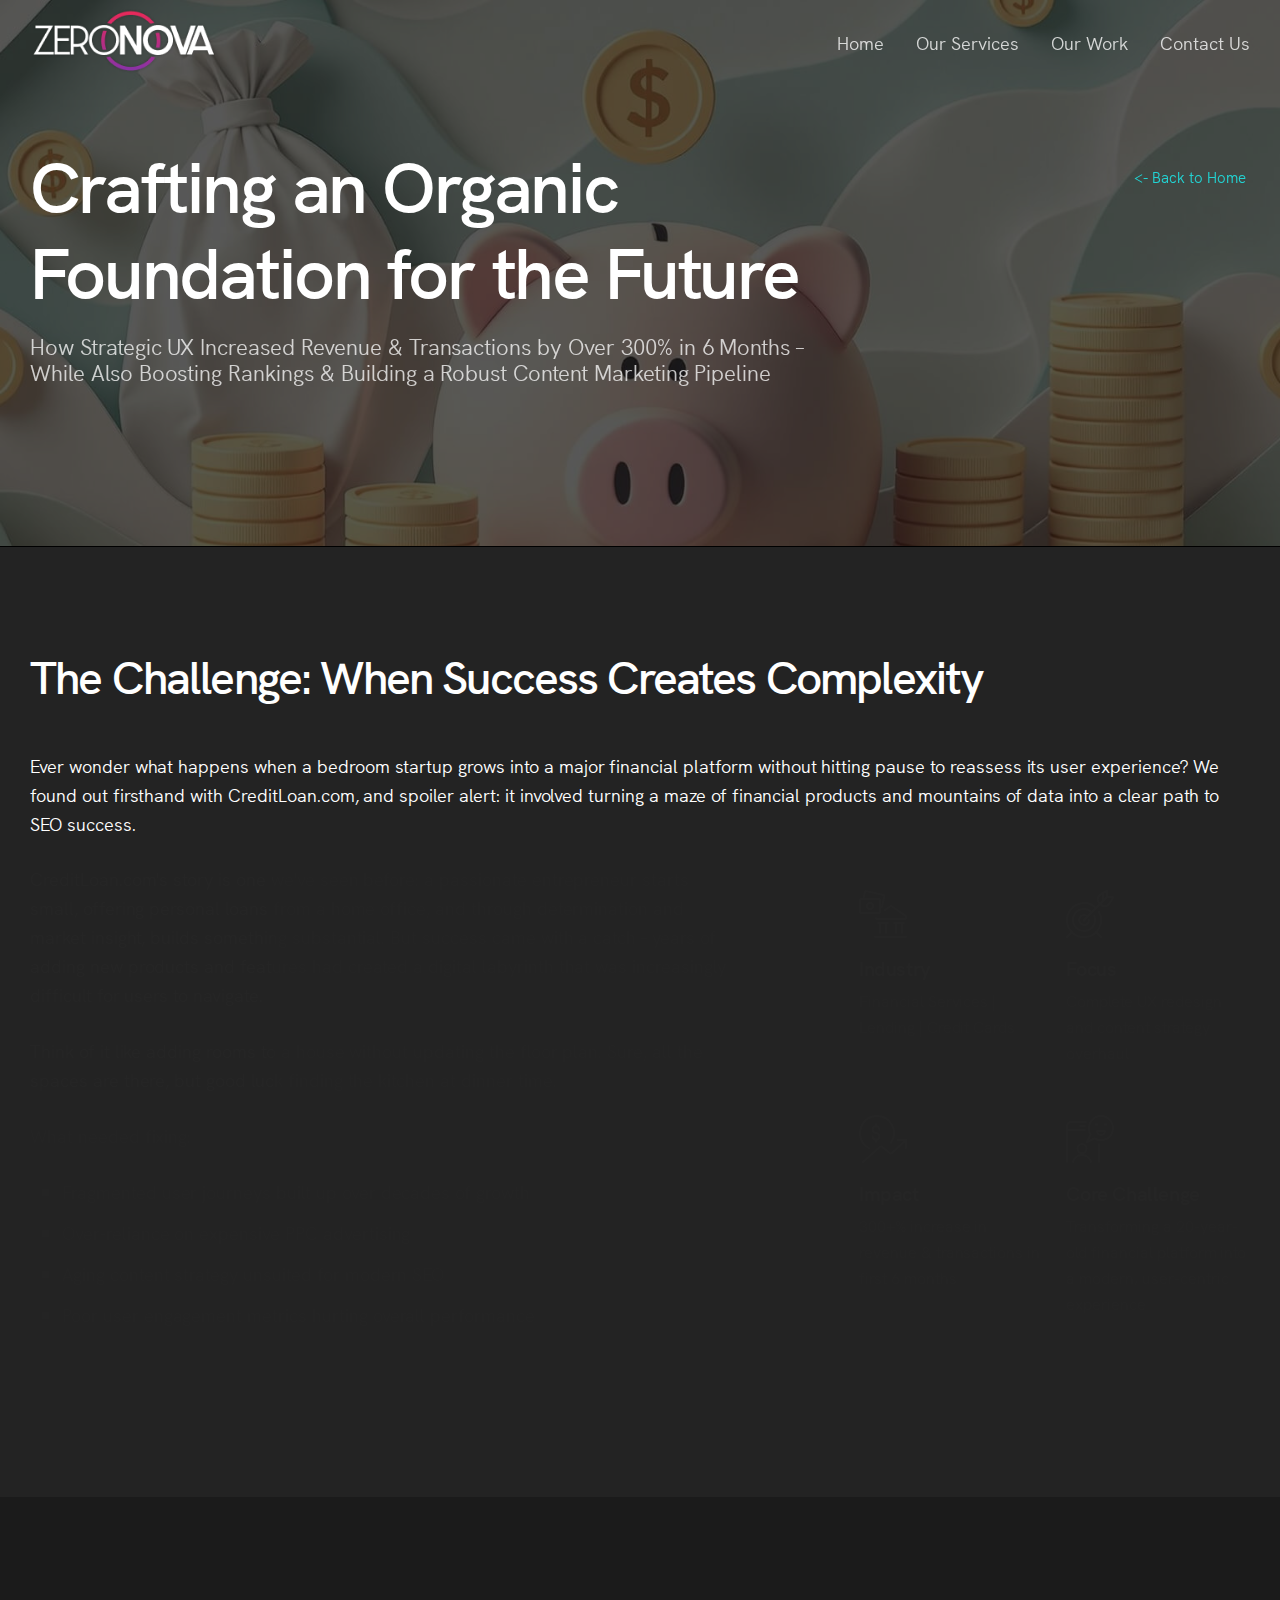
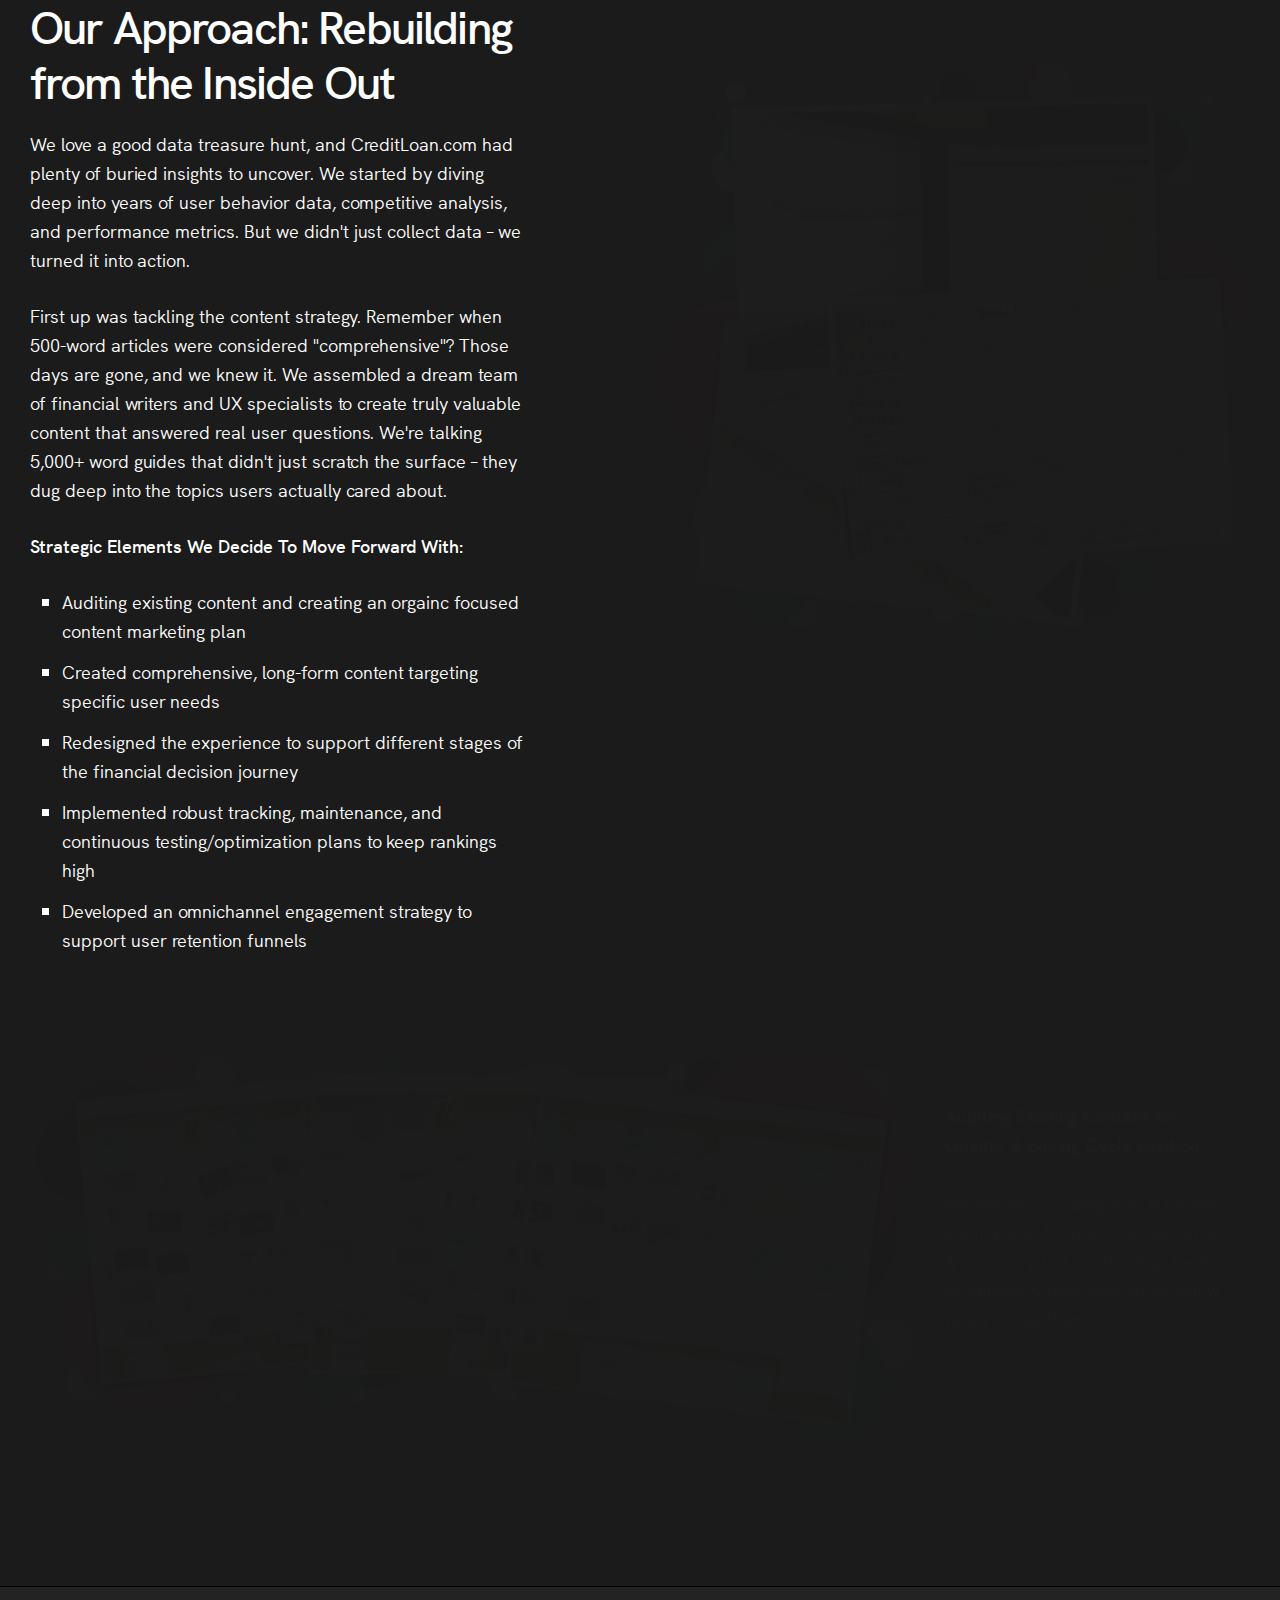
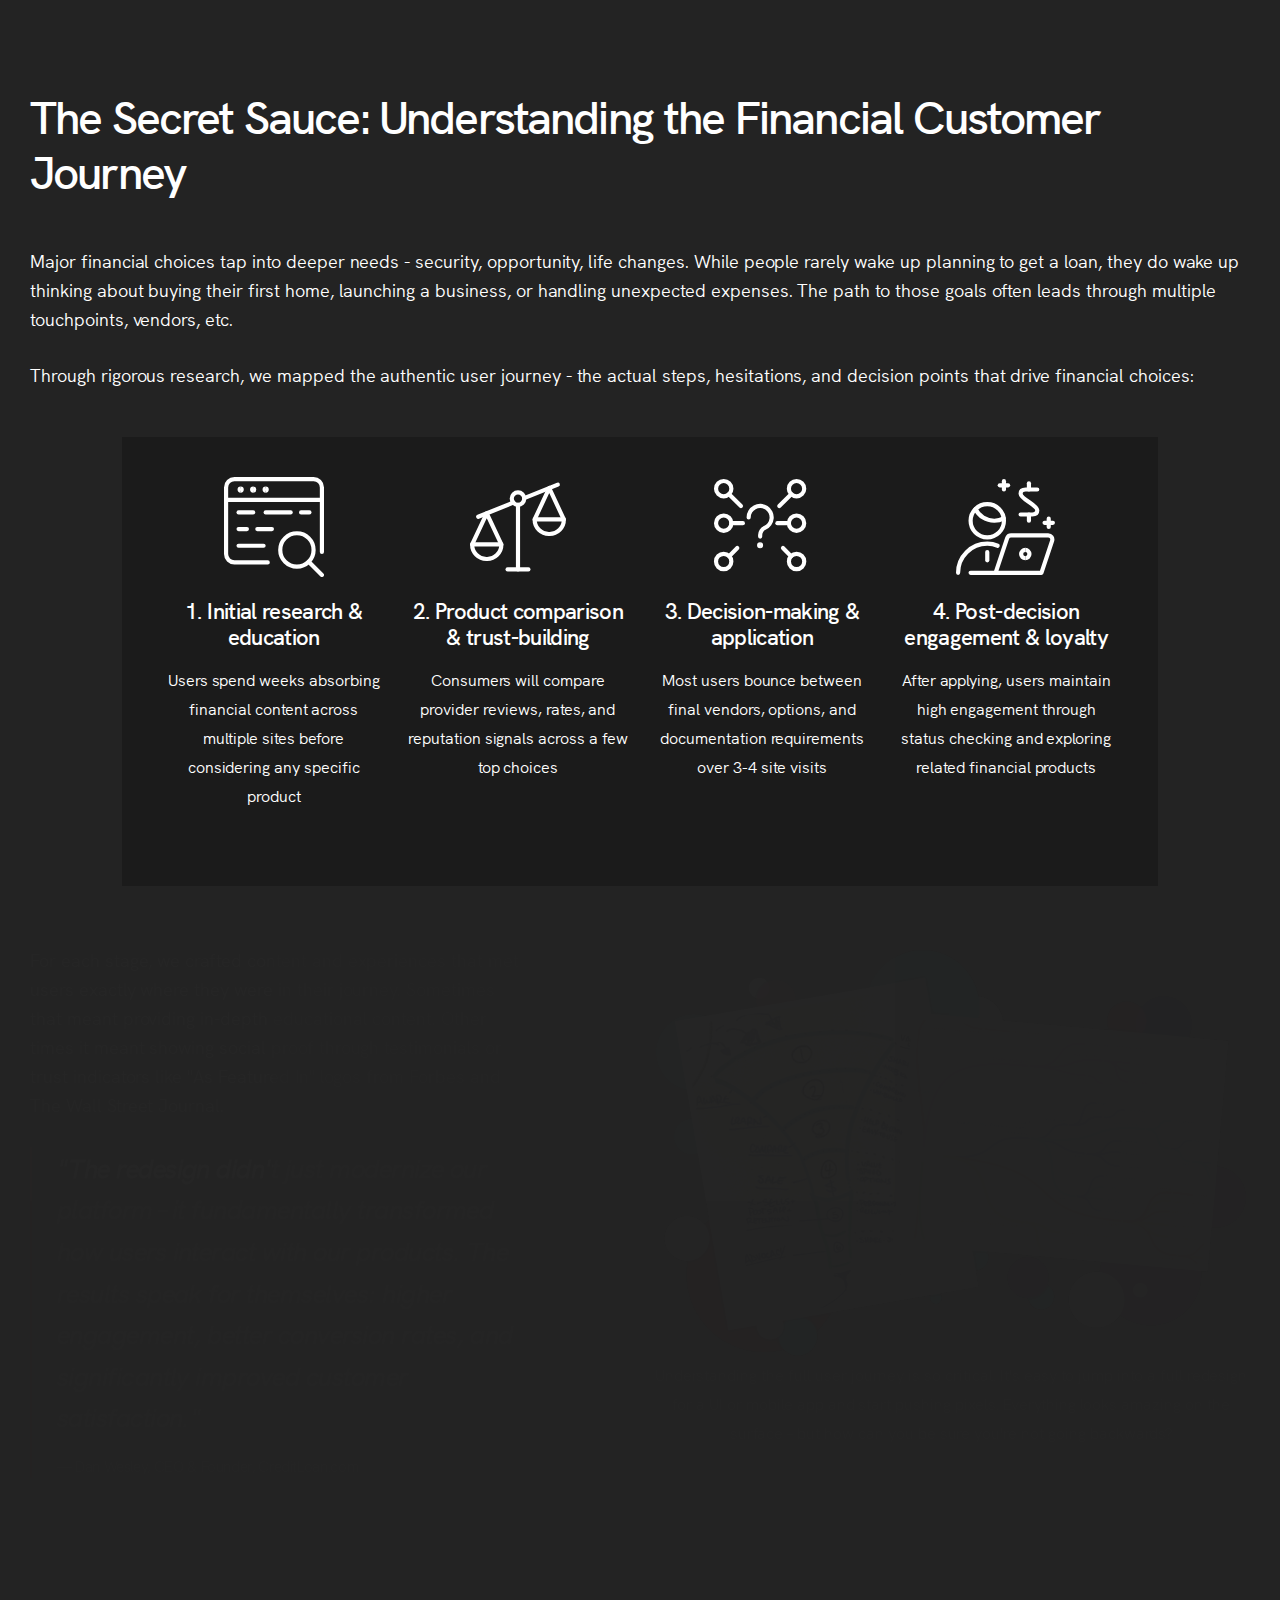
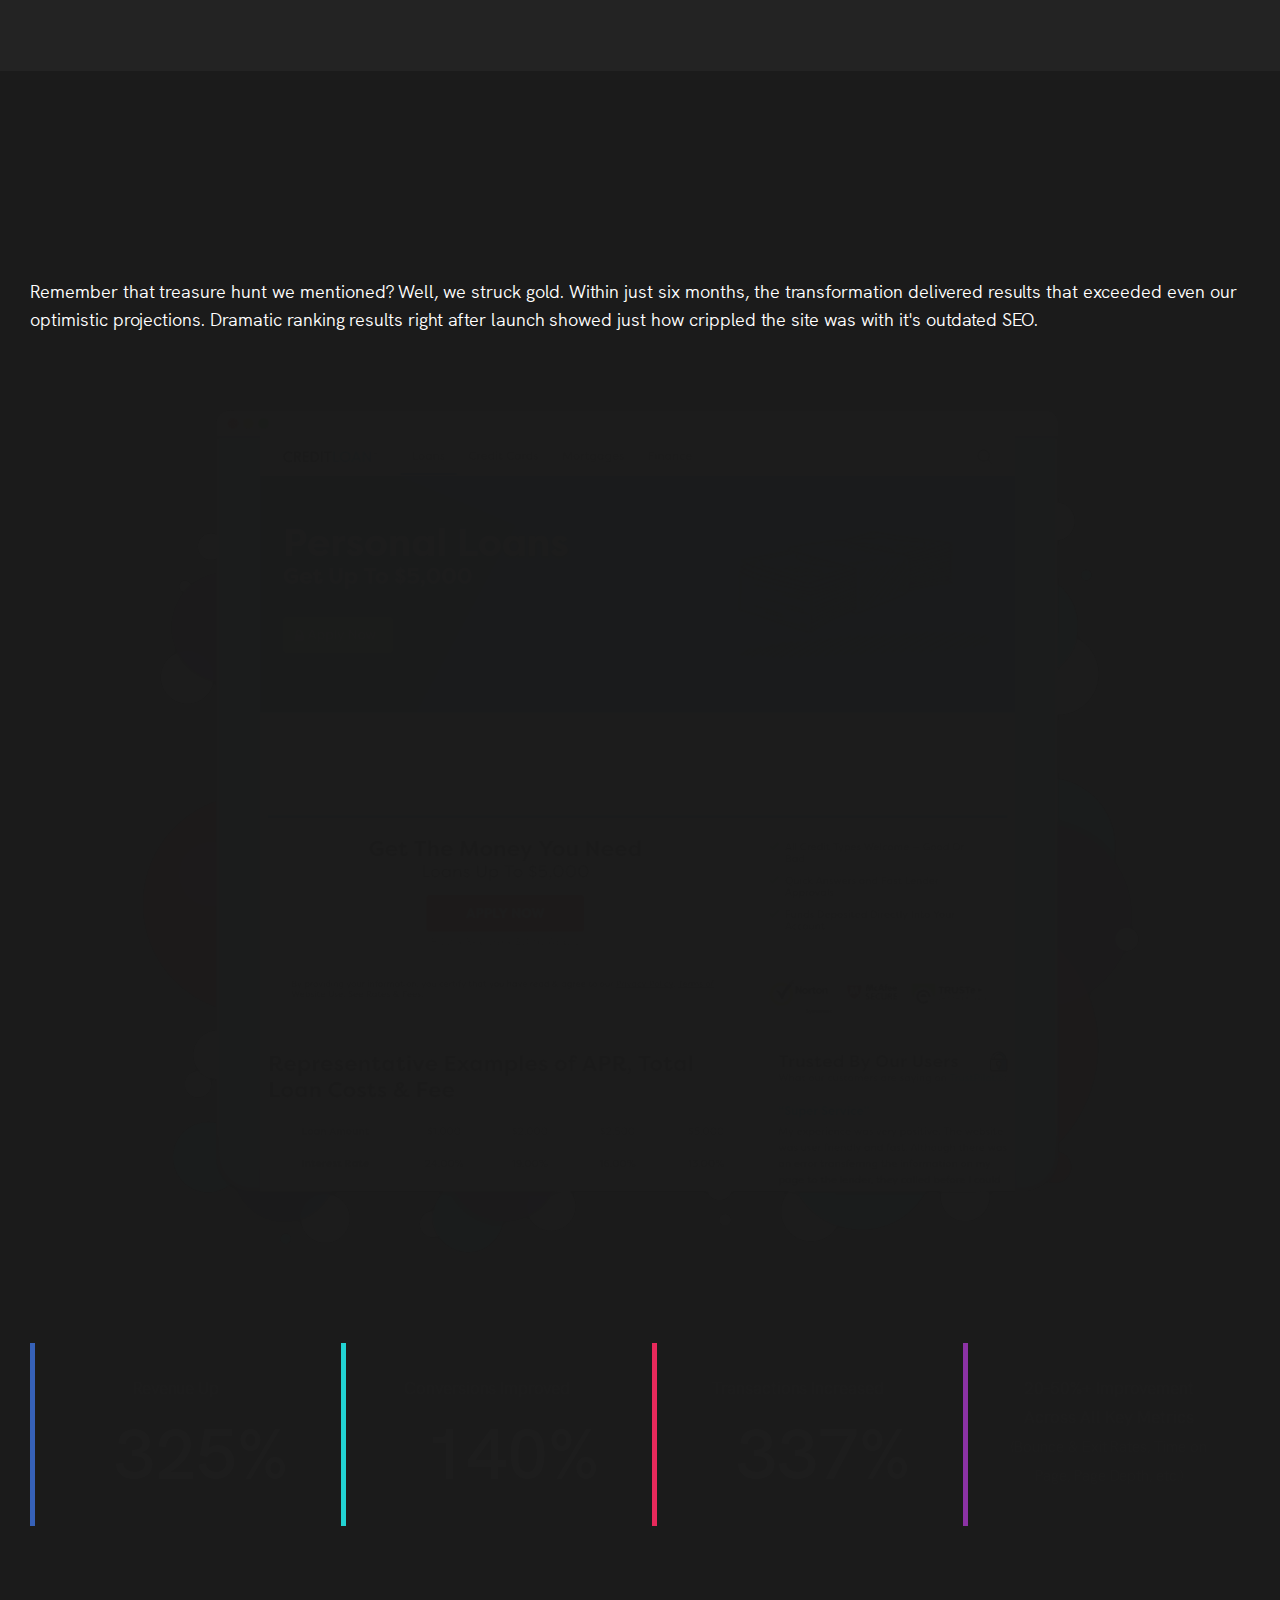
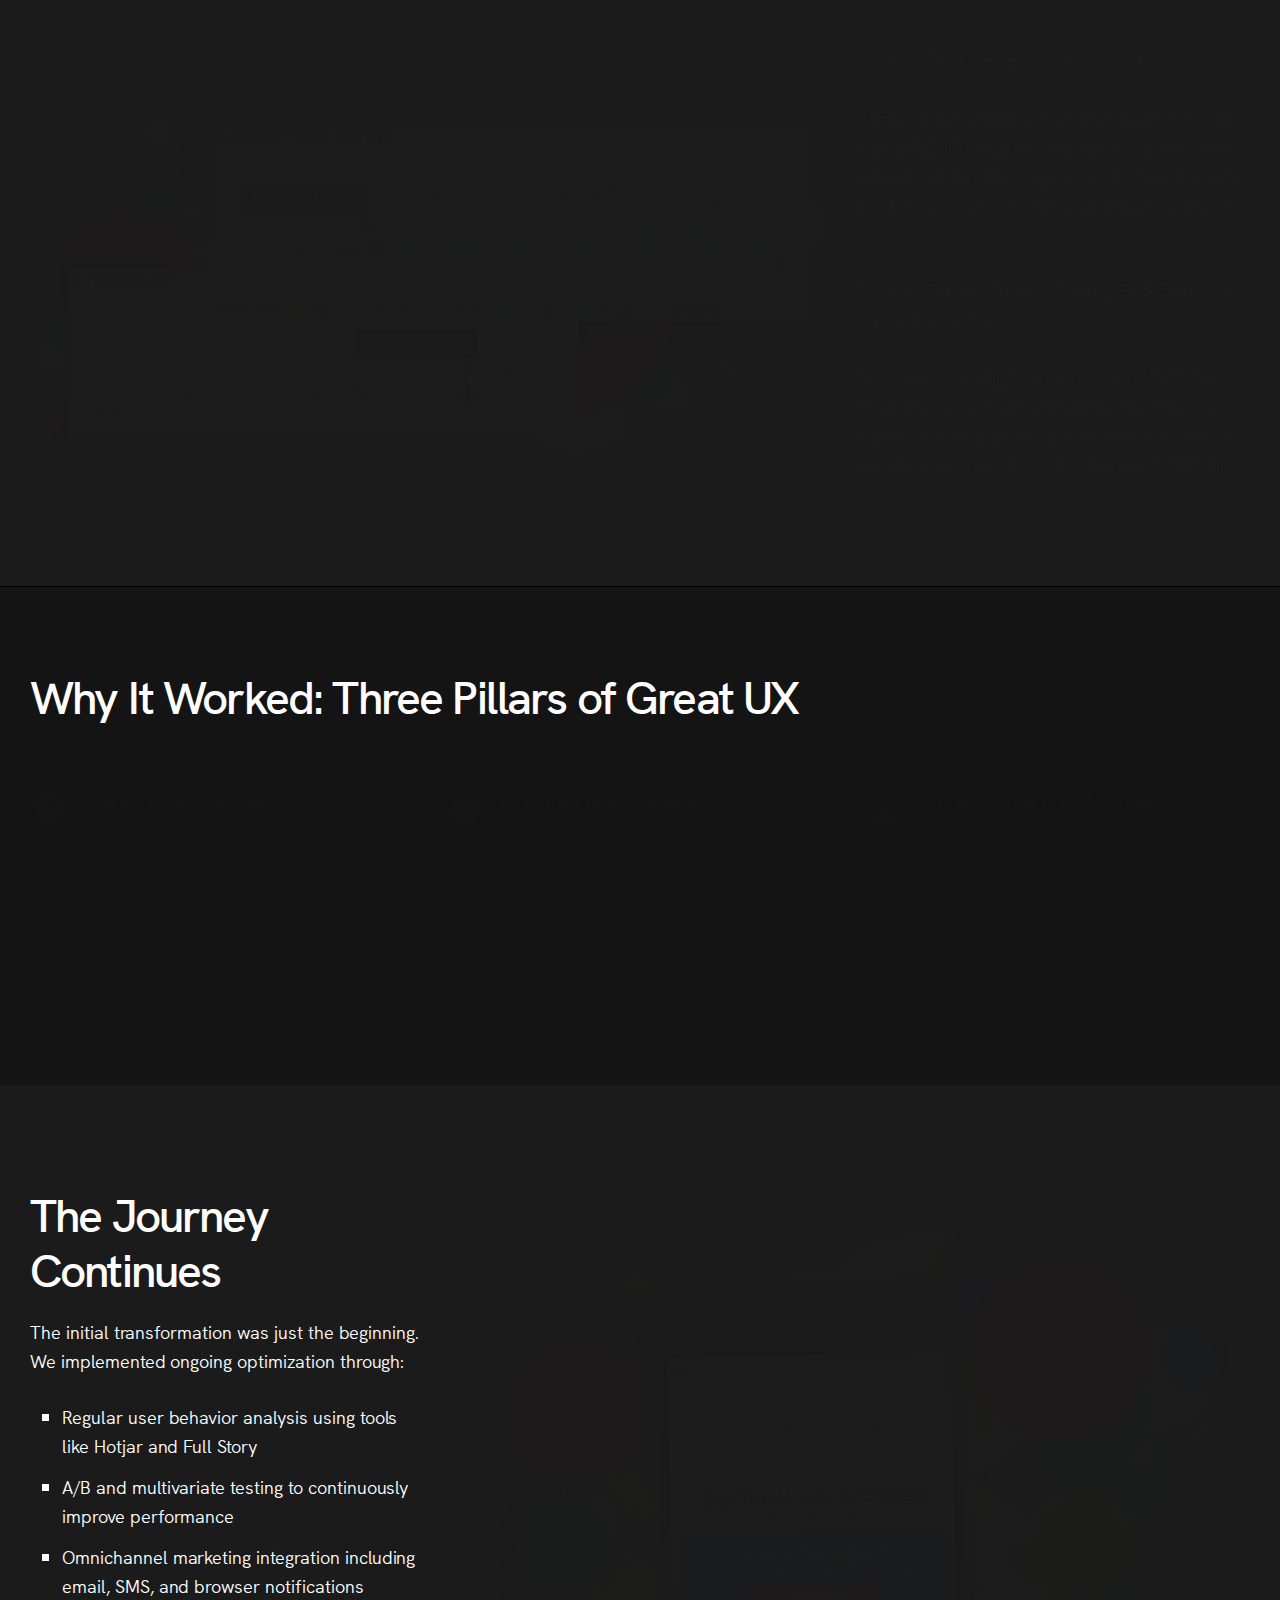
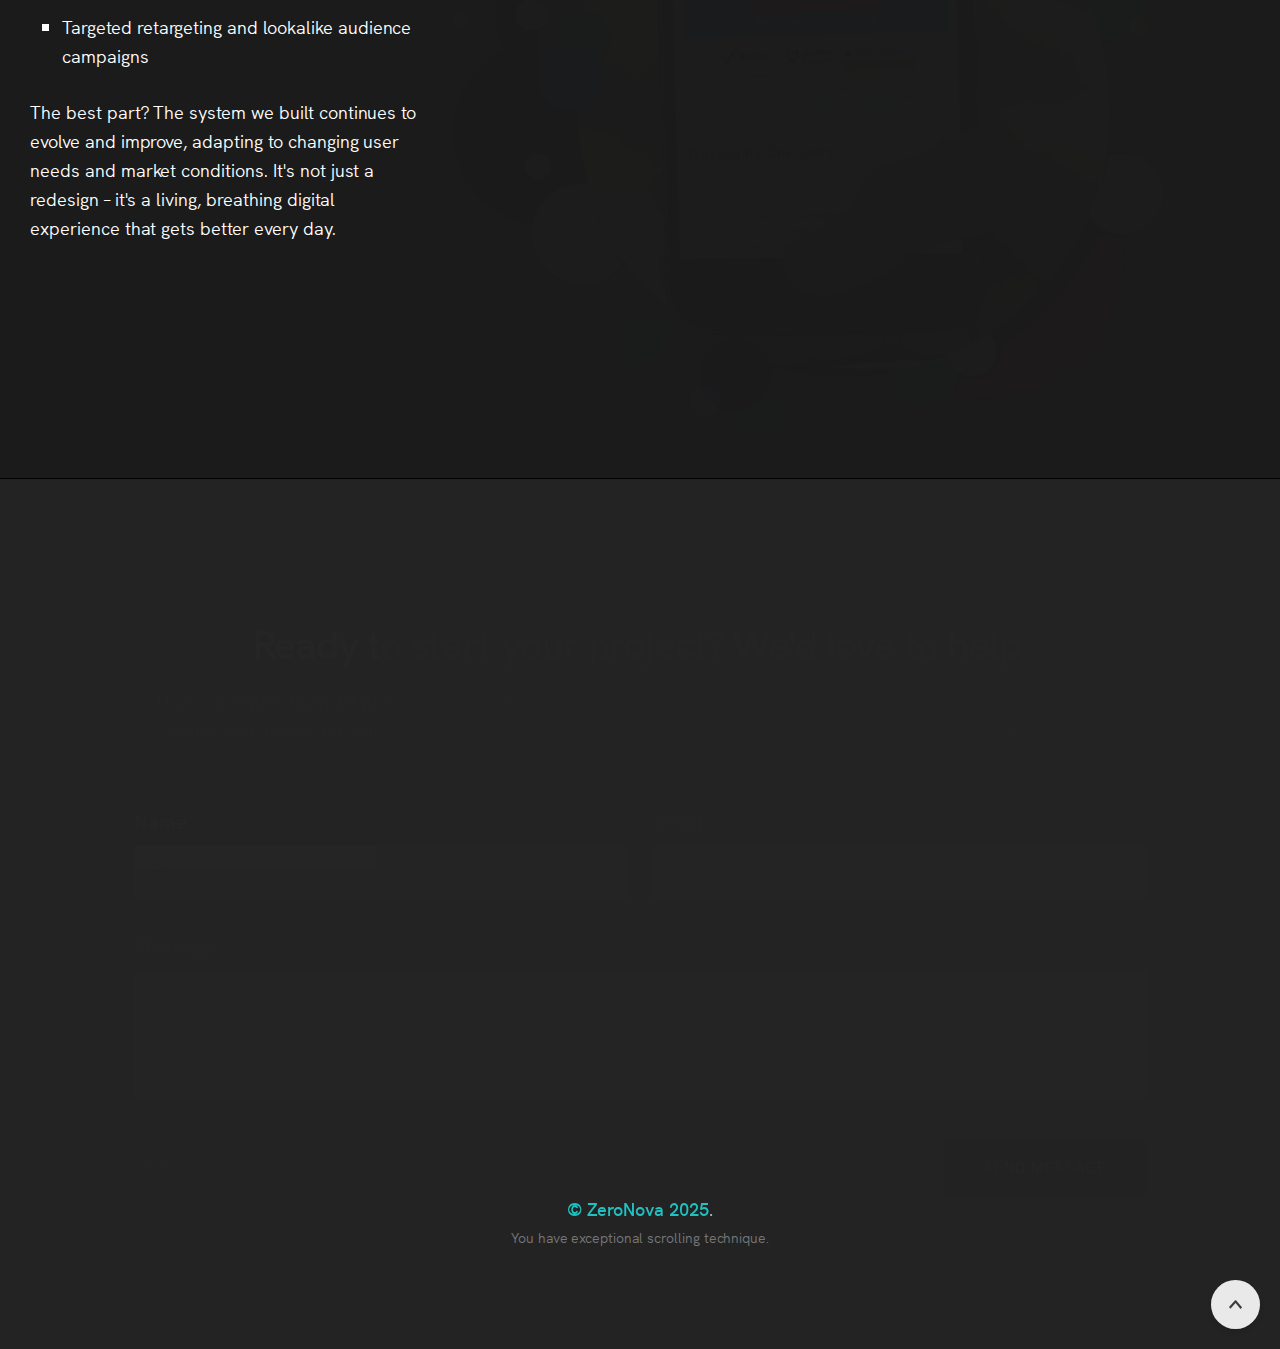
<file: cl-organic-foundation-study.html>
<!DOCTYPE html>
<html lang="en">
    <title>From Startup to Scale-up: Financial Platform Transformation | ZeroNova</title>
    <meta charset="utf-8">
    <meta name="description" content="Discover how we helped CreditLoan.com transform 20 years of complexity into 337% growth through strategic UX and content architecture, creating a sustainable foundation for future success.">
    
    <!-- Open Graph Tags -->
    <meta property="og:title" content="Financial Platform Transformation: 337% Growth Through Strategic UX | ZeroNova">
    <meta property="og:description" content="See how we turned a complex financial platform into a growth engine, replacing expensive PPC with high-quality organic content and reimagining the entire user journey.">
    <meta property="og:type" content="article">
    <meta property="og:locale" content="en_US">
    
    <!-- Additional Meta Tags -->
    <meta name="keywords" content="financial services UX, content strategy, digital transformation, organic growth, fintech UX design, conversion optimization, user journey mapping, financial platform optimization">
    
    <!-- Schema Markup -->
    <script type="application/ld+json">
    {
        "@context": "https://schema.org",
        "@type": "CaseStudy",
        "name": "Financial Platform Transformation: 337% Growth Through Strategic UX",
        "description": "How we transformed a complex financial platform through strategic UX and content architecture, achieving dramatic growth while building sustainable organic traffic.",
        "industry": "Financial Services",
        "primaryTopic": "Digital Transformation",
        "author": {
            "@type": "Organization",
            "name": "ZeroNova"
        },
        "result": {
            "@type": "ResultsData",
            "metrics": [
                "337% increase in transactions",
                "325% increase in revenue",
                "140% improvement in conversions"
            ]
        }
    }
    </script>

        <!--[if IE]><meta http-equiv='X-UA-Compatible' content='IE=edge,chrome=1'><![endif]-->
        <meta name="viewport" content="width=device-width, initial-scale=1.0" />
        
        <!-- Favicons -->
        <link rel="shortcut icon" href="images/favicon.png">

        <!-- CSS -->
        <link rel="stylesheet" href="css/bootstrap.min.css">
        <link rel="stylesheet" href="css/style.css">
        <link rel="stylesheet" href="css/style-responsive.css">
        <link rel="stylesheet" href="css/vertical-rhythm.min.css">
        <link rel="stylesheet" href="css/magnific-popup.css">
        <link rel="stylesheet" href="css/owl.carousel.css">
        <link rel="stylesheet" href="css/animate.min.css">
        <link rel="stylesheet" href="css/splitting.css">
        
    </head>
        <body class="appear-animate case-study">
        
        <!-- Page Loader -->        
        <div class="page-loader dark">
            <div class="loader">Loading...</div>
        </div>
        <!-- End Page Loader -->

        <!-- Skip to Content -->
        <a href="#main" class="btn skip-to-content">Skip to Content</a>
        <!-- End Skip to Content -->
        
        <!-- Page Wrap -->
        <div class="page bg-dark light-content" id="top">
            
            <!-- Navigation panel -->
            <nav class="main-nav dark transparent stick-fixed wow-menubar">
                <div class="full-wrapper relative clearfix">
                    
                    <!-- Logo ( * your text or image into link tag *) -->
                    <div class="nav-logo-wrap local-scroll">
                        <a href="index.html" class="logo morphing-text">
                            <img src="images/logo-white.png" alt="ZeroNova" width="188" height="37" />
                        </a>
                    </div>
                    
                    <!-- Mobile Menu Button -->
                    <div class="mobile-nav" role="button" tabindex="0">
                        <i class="fa fa-bars"></i>
                        <span class="sr-only">Menu</span>
                    </div>
                    
                    <!-- Main Menu -->
                    <div class="inner-nav desktop-nav">
                        <ul class="clearlist scroll-nav local-scroll">
                            <li class="active"><a href="index.html">Home</a></li>
                            <li><a href="index.html#services">Our Services</a></li>
                            <li><a href="index.html#work">Our Work</a></li>
                            <li><a href="index.html#contact">Contact Us</a></li>
                        </ul>
                    </div>
                    <!-- End Main Menu -->                    
                </div>
            </nav>
            <!-- End Navigation panel -->
            
            <main id="main">    
<!-- Home Section -->
                <section class="page-section bg-dark-alfa-70 pt-sm-100" data-background="images/portfolio/cl_org_header.jpg">
                    <div class="container relative">
                    
                        <div class="row">
                            
                            <div class="col-md-8">
                                <div class="wow fadeInUpShort" data-wow-delay=".1s">
                                    <h1 class="hs-line-7 mb-20 mb-xs-10">Crafting an Organic Foundation for the Future</h1>
                                </div>
                                <div class="wow fadeInUpShort" data-wow-delay=".2s">
                                    <p class="hs-line-6 opacity-075 mb-20 mb-xs-0">
                                        How Strategic UX Increased Revenue &amp; Transactions by Over 300% in 6 Months &ndash; While Also Boosting Rankings &amp; Building a Robust Content Marketing Pipeline 
                                    </p>
                                </div>
                            </div>
                            
                            <div class="col-md-4 mt-30 wow fadeInUpShort" data-wow-delay=".1s">
                                <div class="mod-breadcrumbs text-end">
                                    <a href="index.html#work"><- Back to Home</a>&nbsp;
                                </div>                                
                            </div>
                            
                        </div>
                    
                    </div>
                </section>
                <!-- End Home Section -->
                <!-- Divider -->
                <hr class="mt-0 mb-0 white morphing-bg" />
                <!-- End Divider -->
                
<!-- The Challenge / Intro Section -->
                <section class="page-section bg-dark-lighter light-content pt-100 pt-sm-50 pb-sm-10">
                    <div class="container relative">
                        
                        <div class="row">
                            <h2 class="section-title mb-50 mb-sm-20">The Challenge: When Success Creates Complexity</h2>
                            <p>Ever wonder what happens when a bedroom startup grows into a major financial platform without hitting pause to reassess its user experience? We found out firsthand with CreditLoan.com, and spoiler alert: it involved turning a maze of financial products and mountains of data into a clear path to SEO success.</p>
                            <div class="col-lg-7 d-flex align-items-center wow fadeInUpShort" data-wow-delay=".2s" data-wow-duration="1.2s">
                                <div>
                                    
                                    <p>CreditLoan.com's story is one we've seen before: a passionate entrepreneur starts small, offering personal loans from a home office, and through determination and market insight, builds something substantial. But success came with a catch – years of adding new products and features had created a digital labyrinth that was increasingly difficult for users to navigate.
                                    </p>

                                    <p>Think of it like adding rooms to a house without updating the floor plan. Sure, all the spaces are there, but good luck finding the kitchen at dinner time.
                                    </p>

                                    <p>What needed fixing:
                                    </p>

                                    <ul>
                                        <li>Fragmented user journeys built up over decades of growth</li>
                                        <li>Over-reliance on expensive PPC advertising</li> 
                                        <li>Aging content strategy unsuited for modern SEO</li> 
                                        <li>Poor user engagement metrics hurting overall performance</li>
                                    </ul>
                                </div>
                            </div>
                        
                            
                            <div class="col-lg-4 offset-lg-1  d-flex align-items-center wow fadeInUpShort" data-wow-delay=".5s" data-wow-duration="2.1s">
                                <div>                                    
                                    <!-- Project snapshot Grid -->
                                    <div class="row alt-features-grid">
                                        
                                        <!-- Features Item -->
                                        <div class="col-lg-6 col-sm-6">
                                            <div class="alt-features-item ">
                                                <div class="alt-features-icon">
                                                    <svg xmlns="http://www.w3.org/2000/svg" viewBox="0 0 24 24" id="Saving-Bank-Cash--Streamline-Streamline-3.0" height="24" width="24"><desc>Saving Bank Cash Streamline Icon: https://streamlinehq.com</desc><defs></defs><title>saving-bank-cash</title><path d="m8.004 23.453 15.5 0" fill="none" stroke="#ffffff" stroke-linecap="round" stroke-linejoin="round" stroke-width="1"></path><path d="m10.504 21.453 0 -5" fill="none" stroke="#ffffff" stroke-linecap="round" stroke-linejoin="round" stroke-width="1"></path><path d="m13.504 21.453 0 -5" fill="none" stroke="#ffffff" stroke-linecap="round" stroke-linejoin="round" stroke-width="1"></path><path d="m18.504 21.453 0 -5" fill="none" stroke="#ffffff" stroke-linecap="round" stroke-linejoin="round" stroke-width="1"></path><path d="m21.504 21.453 0 -5" fill="none" stroke="#ffffff" stroke-linecap="round" stroke-linejoin="round" stroke-width="1"></path><path d="m9.504 16.453 5 0" fill="none" stroke="#ffffff" stroke-linecap="round" stroke-linejoin="round" stroke-width="1"></path><path d="m17.504 16.453 5 0" fill="none" stroke="#ffffff" stroke-linecap="round" stroke-linejoin="round" stroke-width="1"></path><path d="M1.004 4.453h9s0.5 0 0.5 0.5v6s0 0.5 -0.5 0.5h-9s-0.5 0 -0.5 -0.5v-6s0 -0.5 0.5 -0.5" fill="none" stroke="#ffffff" stroke-linecap="round" stroke-linejoin="round" stroke-width="1"></path><path d="M2.2 4.453 2.958 0.941a0.5 0.5 0 0 1 0.595 -0.382l8.736 1.9a0.5 0.5 0 0 1 0.382 0.594l-1.106 5.091a0.5 0.5 0 0 1 -0.594 0.382l-0.467 -0.1" fill="none" stroke="#ffffff" stroke-linecap="round" stroke-linejoin="round" stroke-width="1"></path><path d="M4.004 7.953a1.5 1.5 0 1 0 3 0 1.5 1.5 0 1 0 -3 0" fill="none" stroke="#ffffff" stroke-linecap="round" stroke-linejoin="round" stroke-width="1"></path><path d="m13 9.953 2.723 -1.815a0.5 0.5 0 0 1 0.554 0l7 4.666a0.5 0.5 0 0 1 0.223 0.416v0.733a0.5 0.5 0 0 1 -0.5 0.5H9a0.5 0.5 0 0 1 -0.5 -0.5" fill="none" stroke="#ffffff" stroke-linecap="round" stroke-linejoin="round" stroke-width="1"></path></svg>
                                                </div>
                                                <h3 class="alt-features-title">Industry</h3>
                                                <div class="alt-features-descr">
                                                     Financial Services | Lending | Credit Cards
                                                </div>
                                            </div>
                                        </div>
                                        <!-- End Features Item -->
                                        
                                        <!-- Features Item -->
                                        <div class="col-lg-6 col-sm-6 ">
                                            <div class="alt-features-item">
                                                <div class="alt-features-icon">
                                                    <svg xmlns="http://www.w3.org/2000/svg" viewBox="0 0 24 24" id="Target-Center-1--Streamline-Streamline-3.0" height="24" width="24"><desc>Target Center 1 Streamline Icon: https://streamlinehq.com</desc><g><path d="M11.5 15a2.49 2.49 0 1 1 -0.73 -1.77" fill="none" stroke="#ffffff" stroke-linecap="round" stroke-linejoin="round" stroke-width="1"></path><path d="M14.12 13a5.4 5.4 0 0 1 0.38 2 5.5 5.5 0 1 1 -1.61 -3.89" fill="none" stroke="#ffffff" stroke-linecap="round" stroke-linejoin="round" stroke-width="1"></path><path d="M16.37 10.76A8.52 8.52 0 1 1 15 9" fill="none" stroke="#ffffff" stroke-linecap="round" stroke-linejoin="round" stroke-width="1"></path><path d="M9 15 20.5 3.5" fill="none" stroke="#ffffff" stroke-linecap="round" stroke-linejoin="round" stroke-width="1"></path><path d="M20.5 3.5h3S21 11 17 7 20.5 0.5 20.5 0.5Z" fill="none" stroke="#ffffff" stroke-linecap="round" stroke-linejoin="round" stroke-width="1"></path><path d="m18.5 5.5 0 -4.09" fill="none" stroke="#ffffff" stroke-linecap="round" stroke-linejoin="round" stroke-width="1"></path><path d="m0.5 23.5 2.49 -2.49" fill="none" stroke="#ffffff" stroke-linecap="round" stroke-linejoin="round" stroke-width="1"></path><path d="m15.01 21.01 2.49 2.49" fill="none" stroke="#ffffff" stroke-linecap="round" stroke-linejoin="round" stroke-width="1"></path><path d="M9 14.75a0.25 0.25 0 1 1 -0.25 0.25 0.25 0.25 0 0 1 0.25 -0.25" fill="none" stroke="#ffffff" stroke-linecap="round" stroke-linejoin="round" stroke-width="1"></path></g></svg>
                                                </div>
                                                <h3 class="alt-features-title">Focus</h3>
                                                <div class="alt-features-descr">
                                                     Complete UX redesign and content strategy overhaul
 
                                                </div>
                                            </div>
                                        </div>
                                        <!-- End Features Item -->
                                        
                                        <!-- Features Item -->
                                        <div class="col-lg-6 col-sm-6">
                                            <div class="alt-features-item">
                                                <div class="alt-features-icon">
                                                    <svg xmlns="http://www.w3.org/2000/svg" viewBox="0 0 24 24" id="Currency-Dollar-Increase--Streamline-Streamline-3.0" height="24" width="24"><desc>Currency Dollar Increase Streamline Icon: https://streamlinehq.com</desc><defs></defs><title>currency-dollar-increase</title><path d="M5.007 16.509C-2.753 12.374 0.15 0.5 9 0.5a8.51 8.51 0 0 1 6.942 13.406" fill="none" stroke="#ffffff" stroke-linecap="round" stroke-linejoin="round" stroke-width="1"></path><path d="m8.497 12.4 0 1.133" fill="none" stroke="#ffffff" stroke-linecap="round" stroke-linejoin="round" stroke-width="1"></path><path d="m8.497 4.467 0 1.135" fill="none" stroke="#ffffff" stroke-linecap="round" stroke-linejoin="round" stroke-width="1"></path><path d="M6.8 10.7A1.7 1.7 0 1 0 8.5 9a1.7 1.7 0 1 1 1.7 -1.7" fill="none" stroke="#ffffff" stroke-linecap="round" stroke-linejoin="round" stroke-width="1"></path><path d="m2 23.5 8.369 -7.44a1 1 0 0 1 1.289 -0.033l3.667 2.933a1 1 0 0 0 1.307 -0.05L23.5 12.5" fill="none" stroke="#ffffff" stroke-linecap="round" stroke-linejoin="round" stroke-width="1"></path><path d="m19.497 12.5 4 0 0 4" fill="none" stroke="#ffffff" stroke-linecap="round" stroke-linejoin="round" stroke-width="1"></path></svg>
                                                </div>
                                                <h3 class="alt-features-title">Impact</h3>
                                                <div class="alt-features-descr">
                                                    300+% increase in revenue &amp; transactions in first 6 months  
                                                </div>
                                            </div>
                                        </div>
                                        <!-- End Features Item -->
                                        
                                        <!-- Features Item -->
                                        <div class="col-lg-6 col-sm-6">
                                            <div class="alt-features-item">
                                                <div class="alt-features-icon">
                                                    <svg xmlns="http://www.w3.org/2000/svg" fill="none" viewBox="0 0 24 24" id="Mood-Happy-Smartphone--Streamline-Streamline-3.0" height="24" width="24"><desc>Mood Happy Smartphone Streamline Icon: https://streamlinehq.com</desc><path stroke="#ffffff" stroke-linecap="round" stroke-linejoin="round" d="M19.5 8a2 2 0 1 1 -4 0h4Z" stroke-width="1"></path><path stroke="#ffffff" stroke-linecap="round" stroke-linejoin="round" d="M17.433 0.5A5.954 5.954 0 0 0 11.5 6.567a5.94 5.94 0 0 0 0.781 3.192L10.5 13.5l3.741 -1.782A6.064 6.064 0 1 0 17.433 0.5v0Z" stroke-width="1"></path><path stroke="#ffffff" stroke-linecap="round" stroke-linejoin="round" d="M16.5 14.5v9" stroke-width="1"></path><path stroke="#ffffff" stroke-linecap="round" stroke-linejoin="round" d="M0.5 23.5v-18a2 2 0 0 1 2 -2H10" stroke-width="1"></path><path stroke="#ffffff" stroke-linecap="round" stroke-linejoin="round" d="M9.5 7.5h-9" stroke-width="1"></path><path stroke="#ffffff" stroke-linecap="round" stroke-linejoin="round" d="M8 19a2.25 2.25 0 1 0 0 -4.5A2.25 2.25 0 0 0 8 19Z" stroke-width="1"></path><path stroke="#ffffff" stroke-linecap="round" stroke-linejoin="round" d="M12.5 23.5a4.644 4.644 0 0 0 -9 0" stroke-width="1"></path><path stroke="#ffffff" stroke-linecap="round" stroke-linejoin="round" d="M7 5.5h2.5" stroke-width="1"></path><path stroke="#ffffff" d="M15.25 5a0.25 0.25 0 1 1 0 -0.5" stroke-width="1"></path><path stroke="#ffffff" d="M15.25 5a0.25 0.25 0 1 0 0 -0.5" stroke-width="1"></path><g><path stroke="#ffffff" d="M19.75 5a0.25 0.25 0 1 1 0 -0.5" stroke-width="1"></path><path stroke="#ffffff" d="M19.75 5a0.25 0.25 0 1 0 0 -0.5" stroke-width="1"></path></g></svg>
                                                </div>
                                                <h3 class="alt-features-title">Core Challenge</h3>
                                                <div class="alt-features-descr">
                                                     Transforming a 20-year-old financial platform into a modern, user-centric experience
                                                </div>
                                            </div>
                                        </div>
                                        <!-- End Features Item -->
                                        
                                    </div>
                                    <!-- End Project snapshot Grid -->
                                    
                                </div>
                            </div>
                            
                        </div><!-- end row-->
                    </div>
                </section>
                <!-- End Section -->

<!--Our Approach Section-->
                <section class="page-section bg-dark light-content pt-100 pt-sm-50 pb-sm-50">
                    <div class="container relative">
                        <div class="row">
                                <div class="col-lg-5">
                                    <h2>Our Approach: Rebuilding from the Inside Out</h2>

                                    <p>We love a good data treasure hunt, and CreditLoan.com had plenty of buried insights to uncover. We started by diving deep into years of user behavior data, competitive analysis, and performance metrics. But we didn't just collect data – we turned it into action.</p>   
                                    
                                    <p>First up was tackling the content strategy. Remember when 500-word articles were considered "comprehensive"? Those days are gone, and we knew it. We assembled a dream team of financial writers and UX specialists to create truly valuable content that answered real user questions. We're talking 5,000+ word guides that didn't just scratch the surface – they dug deep into the topics users actually cared about.</p>
                                    
                                    <p><strong>Strategic Elements We Decide To Move Forward With:</strong></p>
                                    
                                    <ul>
                                        <li>Auditing existing content and creating an orgainc focused content marketing plan</li>
                                        <li>Created comprehensive, long-form content targeting specific user needs</li>
                                        <li>Redesigned the experience to support different stages of the financial decision journey</li>
                                        <li>Implemented robust tracking, maintenance, and continuous testing/optimization plans to keep rankings high</li>
                                        <li> Developed an omnichannel engagement strategy to support user retention funnels</li>
                                    </ul>
                                </div>

                                <div class="mt-60 mt-sm-30 col-lg-6 offset-lg-1  wow fadeScaleIn" data-wow-duration="1.5s">
                                    <img src="images/portfolio/cl_org_datadive.png" alt="Analytics Data, Marketing Touchpoints - Millions Of Data Points" />
                                    <div class="text-center col-11 offset-lg-1">
                                        <small>So. Much. Data.</small><br />
                                        <small>Diving into millions of data points across dozens of touchpoints and marketing channels was a must. You can't solve a problem if you don't understand the data behind that problem.</small>
                                    </div>  
                                </div>

                        </div><!-- end row-->
                        <div class="row">
                            <div class="row section-text mt-60">
                                <div class="mt-0 mt-sm-20 wow fadeInUpShort col-lg-9 " data-wow-delay=".3s">
                                    <img src="images/portfolio/cl_org_content.png" alt="Sorting Legacy Content By Customer's Position In The Byuing Cycle" />
                                    
                                </div> 
                                <div class="mt-60 mt-sm-20 wow fadeInUpShort col-lg-3 data-wow-delay=".3s">
                                    <strong>Auditing Existing Content for Quality & Buying Cycle Position</strong><br /><br />
                                    <p>We needed to categorize & review each article for not only relevancy & accuracy, but to also map them to funnels &amp; personas so we knew when to use them</p>
                                </div>
                            </div>
                        </div>
                        
                    </div>
                </section>
                <!-- Our Approach  Section -->
                
                <!-- Divider -->
                <hr class="mt-0 mb-0 white morphing-bg" />
                <!-- End Divider -->

<!-- Secret Sauce Section -->
                <section class="page-section bg-dark-lighter light-content pt-100 pt-sm-50 pb-sm-60">
                    <div class="container relative">
                        
                        <div class="row">
                            <h2 class="section-title mb-50 mb-sm-20">The Secret Sauce: Understanding the Financial Customer Journey</h2>
                            <p>Major financial choices tap into deeper needs - security, opportunity, life changes. While people rarely wake up planning to get a loan, they do wake up thinking about buying their first home, launching a business, or handling unexpected expenses. The path to those goals often leads through multiple touchpoints, vendors, etc.</p>
                            
                            <p>Through rigorous research, we mapped the authentic user journey - the actual steps, hesitations, and decision points that drive financial choices:</p>


                            <!-- Process Section -->
                            <section class="journey bg-dark light-content pt-20 pb-40 mt-20 mb-60 col-lg-10 offset-lg-1">
                                <div class="container relative">
                                    
                                    <!-- Grid -->
                                    <div class="row">
                                    
                                        <!-- Item -->
                                        <div class="col-md-3 col-lg-3">
                                            <div class="work-process-item text-center pt-20">
                                                <div class="work-process-icon">
                                                    <svg xmlns="http://www.w3.org/2000/svg" fill="none" viewBox="0 0 24 24" id="App-Window-Search-Text--Streamline-Streamline-3.0" height="24" width="24"><desc>App Window Search Text Streamline Icon: https://streamlinehq.com</desc><path stroke="#ffffff" stroke-linecap="round" stroke-linejoin="round" d="M0.5 5.504h23" stroke-width="1"></path><path stroke="#ffffff" stroke-linecap="round" stroke-linejoin="round" d="M10.5 20.5h-8a2 2 0 0 1 -2 -2v-16a2 2 0 0 1 2 -2h19a2 2 0 0 1 2 2V18" stroke-width="1"></path><path stroke="#ffffff" stroke-linecap="round" stroke-linejoin="round" d="M17.5 21.5a4 4 0 1 0 0 -8 4 4 0 0 0 0 8Z" stroke-width="1"></path><path stroke="#ffffff" stroke-linecap="round" stroke-linejoin="round" d="M20.328 20.328 23.5 23.5" stroke-width="1"></path><path stroke="#ffffff" stroke-linecap="round" stroke-linejoin="round" d="M3.5 8.504H7" stroke-width="1"></path><path stroke="#ffffff" stroke-linecap="round" stroke-linejoin="round" d="M8 12.504h3.5" stroke-width="1"></path><path stroke="#ffffff" stroke-linecap="round" stroke-linejoin="round" d="M10 8.504h6" stroke-width="1"></path><path stroke="#ffffff" stroke-linecap="round" stroke-linejoin="round" d="M3.5 16.504h6" stroke-width="1"></path><path stroke="#ffffff" stroke-linecap="round" stroke-linejoin="round" d="M18.5 8.504h2" stroke-width="1"></path><path stroke="#ffffff" stroke-linecap="round" stroke-linejoin="round" d="M3.5 12.504h2" stroke-width="1"></path><path stroke="#ffffff" d="M4 3.25a0.25 0.25 0 0 1 0 -0.5" stroke-width="1"></path><path stroke="#ffffff" d="M4 3.25a0.25 0.25 0 0 0 0 -0.5" stroke-width="1"></path><g><path stroke="#ffffff" d="M7 3.25a0.25 0.25 0 0 1 0 -0.5" stroke-width="1"></path><path stroke="#ffffff" d="M7 3.25a0.25 0.25 0 0 0 0 -0.5" stroke-width="1"></path></g><g><path stroke="#ffffff" d="M10 3.25a0.25 0.25 0 0 1 0 -0.5" stroke-width="1"></path><path stroke="#ffffff" d="M10 3.25a0.25 0.25 0 1 0 0 -0.5" stroke-width="1"></path></g></svg>
                                                </div>
                                                <h3 class="work-process-title">1. Initial research &amp; education</h3>
                                                <small>Users spend weeks absorbing financial content across multiple sites before considering any specific product</small>
                                            </div>
                                        </div>
                                        <!-- End Item -->
                                        
                                        <!-- Item -->
                                        <div class="col-md-3 col-lg-3">
                                            <div class="work-process-item text-center pt-20">
                                                <div class="work-process-icon">
                                                    <svg xmlns="http://www.w3.org/2000/svg" viewBox="0 0 24 24" id="Legal-Scale-Unequal--Streamline-Streamline-3.0" height="24" width="24"><desc>Legal Scale Unequal Streamline Icon: https://streamlinehq.com</desc><defs></defs><title>legal-scale-unequal</title><path d="m12 6.682 0 15.5" fill="none" stroke="#ffffff" stroke-linecap="round" stroke-linejoin="round" stroke-width="1"></path><path d="m9.5 22.182 5 0" fill="none" stroke="#ffffff" stroke-linecap="round" stroke-linejoin="round" stroke-width="1"></path><path d="m1 16.182 3.5 -7.464L8 16.182" fill="none" stroke="#ffffff" stroke-linecap="round" stroke-linejoin="round" stroke-width="1"></path><path d="M10.5 5.182a1.5 1.5 0 1 0 3 0 1.5 1.5 0 1 0 -3 0" fill="none" stroke="#ffffff" stroke-linecap="round" stroke-linejoin="round" stroke-width="1"></path><path d="M4.5 19.682a3.416 3.416 0 0 0 3.5 -3.5H1a3.416 3.416 0 0 0 3.5 3.5Z" fill="none" stroke="#ffffff" stroke-linecap="round" stroke-linejoin="round" stroke-width="1"></path><path d="m23 10.182 -3.5 -7.533 -3.5 7.533" fill="none" stroke="#ffffff" stroke-linecap="round" stroke-linejoin="round" stroke-width="1"></path><path d="M19.5 13.682a3.416 3.416 0 0 1 -3.5 -3.5h7a3.416 3.416 0 0 1 -3.5 3.5Z" fill="none" stroke="#ffffff" stroke-linecap="round" stroke-linejoin="round" stroke-width="1"></path><path d="m13.494 5.078 8.061 -3.26" fill="none" stroke="#ffffff" stroke-linecap="round" stroke-linejoin="round" stroke-width="1"></path><path d="m2.446 9.547 8.419 -3.406" fill="none" stroke="#ffffff" stroke-linecap="round" stroke-linejoin="round" stroke-width="1"></path></svg>
                                                </div><h3 class="work-process-title">2. Product comparison &amp; trust-building</h3>
                                                <small>Consumers will compare provider reviews, rates, and reputation signals across a few top choices</small>
                                            </div>
                                        </div>
                                        <!-- End Item -->
                                        
                                        <!-- Item -->
                                        <div class="col-md-3 col-lg-3">
                                            <div class="work-process-item text-center pt-20">
                                                <div class="work-process-icon">
                                                    <svg xmlns="http://www.w3.org/2000/svg" fill="none" viewBox="-0.5 -0.5 24 24" id="Help-Question-Network--Streamline-Streamline-3.0" height="24" width="24"><desc>Help Question Network Streamline Icon: https://streamlinehq.com</desc><path stroke="#ffffff" stroke-linecap="round" stroke-linejoin="round" d="m15.650119999999998 6.459283199999999 2.85844 -2.84004" stroke-width="1"></path><path stroke="#ffffff" stroke-linecap="round" stroke-linejoin="round" d="M19.790119999999998 4.1409016c1.016232 0 1.8399999999999999 -0.8237955999999999 1.8399999999999999 -1.8399999999999999s-0.823768 -1.8400027599999997 -1.8399999999999999 -1.8400027599999997 -1.8399999999999999 0.82379836 -1.8399999999999999 1.8400027599999997c0 1.0162044 0.823768 1.8399999999999999 1.8399999999999999 1.8399999999999999Z" stroke-width="1"></path><path stroke="#ffffff" stroke-linecap="round" stroke-linejoin="round" d="m16.535159999999998 16.5416 1.9448799999999997 1.95776" stroke-width="1"></path><path stroke="#ffffff" stroke-linecap="round" stroke-linejoin="round" d="M19.798399999999997 21.620919999999998c1.016232 0 1.8399999999999999 -0.8238599999999999 1.8399999999999999 -1.8399999999999999 0 -1.016232 -0.823768 -1.8399999999999999 -1.8399999999999999 -1.8399999999999999s-1.8399999999999999 0.823768 -1.8399999999999999 1.8399999999999999c0 1.01614 0.823768 1.8399999999999999 1.8399999999999999 1.8399999999999999Z" stroke-width="1"></path><path stroke="#ffffff" stroke-linecap="round" stroke-linejoin="round" d="m6.4501384 6.459283199999999 -2.8593599999999997 -2.84004" stroke-width="1"></path><path stroke="#ffffff" stroke-linecap="round" stroke-linejoin="round" d="M2.3101108 4.1409016c1.0162044 0 1.8399999999999999 -0.8237955999999999 1.8399999999999999 -1.8399999999999999s-0.8237955999999999 -1.8400027599999997 -1.8399999999999999 -1.8400027599999997S0.47010712 1.2846971999999999 0.47010712 2.3009016c0 1.0162044 0.8237992799999999 1.8399999999999999 1.84000368 1.8399999999999999Z" stroke-width="1"></path><path stroke="#ffffff" stroke-linecap="round" stroke-linejoin="round" d="m5.565070799999999 16.5416 -1.9458 1.95776" stroke-width="1"></path><path stroke="#ffffff" stroke-linecap="round" stroke-linejoin="round" d="M2.3 21.620919999999998c1.0162044 0 1.8399999999999999 -0.8238599999999999 1.8399999999999999 -1.8399999999999999 0 -1.016232 -0.8237955999999999 -1.8399999999999999 -1.8399999999999999 -1.8399999999999999s-1.8399999999999999 0.823768 -1.8399999999999999 1.8399999999999999c0 1.01614 0.8237955999999999 1.8399999999999999 1.8399999999999999 1.8399999999999999Z" stroke-width="1"></path><path stroke="#ffffff" stroke-linecap="round" stroke-linejoin="round" d="M15.190119999999999 10.580919999999999h2.76" stroke-width="1"></path><path stroke="#ffffff" stroke-linecap="round" stroke-linejoin="round" d="M19.790119999999998 12.420919999999999c1.016232 0 1.8399999999999999 -0.8238599999999999 1.8399999999999999 -1.8399999999999999 0 -1.016232 -0.823768 -1.8400184 -1.8399999999999999 -1.8400184s-1.8399999999999999 0.8237863999999999 -1.8399999999999999 1.8400184c0 1.01614 0.823768 1.8399999999999999 1.8399999999999999 1.8399999999999999Z" stroke-width="1"></path><path stroke="#ffffff" stroke-linecap="round" stroke-linejoin="round" d="M6.910110799999999 10.580919999999999h-2.76" stroke-width="1"></path><path stroke="#ffffff" stroke-linecap="round" stroke-linejoin="round" d="M2.3101108 12.420919999999999c1.0162044 0 1.8399999999999999 -0.8238599999999999 1.8399999999999999 -1.8399999999999999 0 -1.016232 -0.8237955999999999 -1.8400184 -1.8399999999999999 -1.8400184S0.47010712 9.564687999999999 0.47010712 10.580919999999999c0 1.01614 0.8237992799999999 1.8399999999999999 1.84000368 1.8399999999999999Z" stroke-width="1"></path><path stroke="#ffffff" stroke-linecap="round" stroke-linejoin="round" d="M8.2983908 9.2c0.0000736 -0.49755439999999995 0.13466039999999999 -0.9858627999999999 0.389528 -1.413212 0.2548584 -0.42735839999999997 0.6205492 -0.7778691999999999 1.0582851999999998 -1.0144472 0.43773599999999996 -0.23656879999999997 0.9313159999999999 -0.35040039999999995 1.4283919999999999 -0.3294428 0.49716799999999994 0.0209576 0.979432 0.1759132 1.3956399999999998 0.4484816 0.4163 0.27256839999999993 0.75118 0.6526112 0.96922 1.0998968 0.21794799999999998 0.44728559999999995 0.31096 0.9451895999999999 0.269192 1.4410235999999998 -0.041768 0.495788 -0.21684399999999998 0.971152 -0.506644 1.375584 -0.2898 0.40452399999999994 -0.68356 0.72312 -1.1396039999999998 0.9221159999999999 -0.328256 0.143336 -0.6075679999999999 0.379224 -0.803712 0.6789599999999999 -0.19614399999999999 0.29973599999999995 -0.30047199999999996 0.650164 -0.300288 1.00832V13.799999999999999" stroke-width="1"></path><path stroke="#ffffff" d="M11.04 16.099999999999998c-0.127052 0 -0.22999999999999998 -0.102948 -0.22999999999999998 -0.22999999999999998s0.102948 -0.22999999999999998 0.22999999999999998 -0.22999999999999998" stroke-width="1"></path><path stroke="#ffffff" d="M11.04 16.099999999999998c0.127052 0 0.22999999999999998 -0.102948 0.22999999999999998 -0.22999999999999998S11.167051999999998 15.639999999999999 11.04 15.639999999999999" stroke-width="1"></path></svg>
                                                </div><h3 class="work-process-title">3. Decision-making &amp; application</h3>
                                                <small>Most users bounce between final vendors, options, and documentation requirements over 3-4 site visits</small>
                                            </div>
                                        </div>
                                        <!-- End Item -->
                                        <!-- Item -->
                                        <div class="col-md-3 col-lg-3">
                                            <div class="work-process-item text-center pt-20">
                                                <div class="work-process-icon">
                                                    <svg xmlns="http://www.w3.org/2000/svg" fill="none" viewBox="0 0 24 24" id="Monetization-User-Laptop--Streamline-Streamline-3.0" height="24" width="24"><desc>Monetization User Laptop Streamline Icon: https://streamlinehq.com</desc><path stroke="#ffffff" stroke-linecap="round" stroke-linejoin="round" d="M0.5 23a7 7 0 0 1 7 -7 6.217 6.217 0 0 1 2.5 0.5" stroke-width="1"></path><path stroke="#ffffff" stroke-linecap="round" stroke-linejoin="round" d="M9.504 23H3.503" stroke-width="1"></path><path stroke="#ffffff" stroke-linecap="round" stroke-linejoin="round" d="M7.504 18v2" stroke-width="1"></path><path stroke="#ffffff" stroke-linecap="round" stroke-linejoin="round" d="M7.504 14.5a4 4 0 1 0 0 -8 4 4 0 0 0 0 8Z" stroke-width="1"></path><path stroke="#ffffff" stroke-linecap="round" stroke-linejoin="round" d="M11.465 9.943a4.8 4.8 0 0 1 -2.294 0.557 5 5 0 0 1 -4.5 -2.819" stroke-width="1"></path><path stroke="#ffffff" stroke-linecap="round" stroke-linejoin="round" d="M11.504 1v2" stroke-width="1"></path><path stroke="#ffffff" stroke-linecap="round" stroke-linejoin="round" d="M12.504 2h-2" stroke-width="1"></path><path stroke="#ffffff" stroke-linecap="round" stroke-linejoin="round" d="M22.254 10v2" stroke-width="1"></path><path stroke="#ffffff" stroke-linecap="round" stroke-linejoin="round" d="M23.254 11h-2" stroke-width="1"></path><path stroke="#ffffff" stroke-linecap="round" stroke-linejoin="round" d="M19.5 3h-2.8c-0.659 0 -1.193 0.193 -1.193 1 0 1.307 4 2.693 4 4 0 0.693 -0.534 1 -1.193 1H15.5" stroke-width="1"></path><path stroke="#ffffff" stroke-linecap="round" stroke-linejoin="round" d="M17.504 3V1.5" stroke-width="1"></path><path stroke="#ffffff" stroke-linecap="round" stroke-linejoin="round" d="M17.504 10.5V9" stroke-width="1"></path><path stroke="#ffffff" stroke-linecap="round" stroke-linejoin="round" d="M12.276 14.684a1 1 0 0 1 0.949 -0.684h8.891a1.001 1.001 0 0 1 0.949 1.316L20.5 23h-11l2.776 -8.316Z" stroke-width="1"></path><path stroke="#ffffff" d="M16.629 19.5a1 1 0 0 1 0 -2" stroke-width="1"></path><path stroke="#ffffff" d="M16.629 19.5a1 1 0 1 0 0 -2" stroke-width="1"></path></svg>
                                                </div><h3 class="work-process-title">4. Post-decision engagement &amp; loyalty</h3>
                                                <small>After applying, users maintain high engagement through status checking and exploring related financial products</small>
                                            </div>
                                        </div>
                                        <!-- End Item -->
                                        
                                   </div>
                                   <!-- End Grid -->
                                    
                                </div>
                            </section>
                            <!-- End Process Section -->
                        </div>
                        <div class="row">
                            <div class="col-lg-5 d-flex align-items-center wow fadeInUpShort">
                                <div>
                                    
                                    <p>
                                    For each stage, we crafted content and experiences that met users exactly where they were in their journey. Sometimes that meant providing in-depth educational content. Other times it meant showing social proof through testimonials or trust indicators like "As Featured In" logos from Forbes and The Wall Street Journal.</p>
                                    
                                    <blockquote>
                                        <p><em>"The redesign didn't just modernize our platform – it fundamentally transformed how users interact with our products. The results speak for themselves: higher engagement, better conversion rates, and significantly improved customer satisfaction."</em></p>
                                        <footer>— Dan Wesley, CEO & Founder, CreditLoan.com</footer>
                                    </blockquote>
                                </div>
                            </div>
                        
                                

                            <div class="col-lg-6 offset-lg-1 wow fadeScaleIn" data-wow-duration="1.5s">
                                <img src="images/portfolio/cl_org_research.png" alt="User Sales Funnels & Mindmapping Content Topics" />
                                <div class="text-center">
                                    <small>Understanding the full user journey is so critical. It's easy to jump into a full redesign for a UI or mobile app and start pushing pixels. Everything looks amazing on the surface – but how can you be sure you're not going backwards?</small>
                                </div>
                            </div>

                            
                        </div><!-- end row-->
                    </div>
                </section>
                <!-- End Secret Sauce Section -->

<!-- Results Section -->
                <section class="page-section pb-80 pt-100 bg-dark light-content pt-sm-50 pb-sm-40">
                    <div class="container relative">
                        <div class="mb-40 mb-sm-20">
                            <div class="row section-text">
                                <h2 class="section-title mb-50 mb-sm-20 wow linesAnimIn" data-wow-offset="0" data-splitting="lines">The Results: Numbers Tell A Great Story</h2>
                                <p>Remember that treasure hunt we mentioned? Well, we struck gold. Within just six months, the transformation delivered results that exceeded even our optimistic projections. Dramatic ranking results right after launch showed just how crippled the site was with it's outdated SEO.</p>
                            </div>
                        </div>

                        <div class="mb-60 mb-sm-50 wow fadeInUpShort col-lg-10 offset-lg-1" data-wow-delay=".3s">
                            <img src="images/portfolio/cl_org_result.png" alt="Completed Website" />
                        </div>

                        <!-- Results Numbers Counters -->
                        <div class="count-wrapper mt-80 mt-sm-30 mb-sm-0 mb-60">
                            <div class="row">
                                
                                <!-- Counter Item -->
                                <div class="col-md-6 col-lg-3 mb-md-30">
                                    <div class="count-item">
                                        <div class="count-bg wow scalexIn"></div>
                                        <div class="relative wow fadeIn" data-wow-delay="1s">
                                            <div class="count-descr">
                                                <span class="count-title"><strong>Revenue Up</strong></span>
                                            </div>
                                            <div class="count-number">
                                                <span>⬆</span>325%
                                            </div>
                                            
                                        </div>
                                    </div>
                                </div>
                                <!-- End Counter Item -->
                                
                                <!-- Counter Item -->
                                <div class="col-md-6 col-lg-3 mb-md-30">
                                    <div class="count-item count-item-2">
                                        <div class="count-bg wow scalexIn"></div>
                                        <div class="relative wow fadeIn" data-wow-delay="1.1s">
                                            <div class="count-descr">
                                                <span class="count-title"><strong>Conversions Improved</strong></span>
                                            </div>
                                            <div class="count-number">
                                                <span>⬆</span>140%
                                            </div>
                                            
                                        </div>
                                    </div>
                                </div>
                                <!-- End Counter Item -->
                                
                                <!-- Counter Item -->
                                <div class="col-md-6 col-lg-3 mb-md-30">
                                    <div class="count-item count-item-3">
                                        <div class="count-bg wow scalexIn"></div>
                                        <div class="relative wow fadeIn" data-wow-delay="1.2s">
                                            <div class="count-descr">
                                                <span class="count-title"><strong>Transactions Increased</strong></span>
                                            </div>
                                            <div class="count-number">
                                                <span>⬆</span>337%
                                            </div>
                                            
                                        </div>
                                    </div>
                                </div>
                                <!-- End Counter Item -->
                                
                                <!-- Counter Item -->
                                <div class="col-md-6 col-lg-3 mb-md-30">
                                    <div class="count-item count-item-4">
                                        <div class="count-bg wow scalexIn"></div>
                                        <div class="relative wow fadeIn" data-wow-delay="1.3s">
                                            
                                            <div class="count-descr">
                                                <span class="count-title"><strong>20-50%+ Improvement Across All Key Metrics</strong> <br /><small>(Bounce & Exit Rates, Time on Page, Page Depth, etc.)</small></span>
                                            </div>
                                        </div>
                                    </div>
                                </div>
                                <!-- End Counter Item -->
                                
                            </div>
                        </div>
                        <!-- End Results Numbers Counters -->

                        <div class="row section-text">
                            <div class="mt-120 mt-sm-50 wow fadeInUpShort col-lg-8 " data-wow-delay=".3s">
                                <img src="images/portfolio/cl_org_charts.png" alt="Creditloan Performance Increases" />
                                
                            </div> 
                            <div class="mt-60 mt-sm-20 wow fadeInUpShort col-lg-4 data-wow-delay=".3s">
                                <strong>Ranking Positions Increased by 500%</strong><br /><br />
                                <p>Almost instantly, Google re-ranked the site with nearly 20,000 targeted keywords and we made critical gains in first page &amp; top 3 Groups due to our long-tail keyword focused content strategy</p><br />
                                <strong>Organic Results Allowed Costly Paid Efforts to End Within a Year</strong><br /><br />
                                <p>Why keep “renting” customers with PPC? We replaced low quality, high cost Paid leads with higher quality organic consumers – nurtured with carefully planned funnels &amp; content marketing</p>
                            </div>
                        </div>
                    </div>
                </section>
                <!-- End Results Section -->   


                <!-- Divider -->
                <hr class="mt-0 mb-0 white morphing-bg" />
                <!-- End Divider -->



<!-- 3 pillars Section-->
                <section class="page-section bg-dark-alfa-70" data-background="images/full-width-images/bg_waves6.jpeg">
                    <div class="container relative">
                        
                        <!-- Grid -->
                        <div class="alt-service-grid">
                            <div class="row">
                                <h2 class="section-title">Why It Worked: Three Pillars of Great UX</h2>                            
                            </div>
                            
                            <div class="row wow fadeInUpShort" data-wow-delay=".3s">
                                
                                <!-- Item -->
                                <div class="col-sm-12 col-md-4 col-lg-4">
                                    <div class="alt-service-item">
                                        <div class="alt-service-icon">
                                            <svg xmlns="http://www.w3.org/2000/svg" viewBox="0 0 24 24" id="User-Question--Streamline-Streamline-3.0"><desc>User Question Streamline Icon: https://streamlinehq.com</desc><path d="M21.43 9.86a7.46 7.46 0 0 1 -0.72 -1.45c0 -5.27 -4.87 -8.41 -9.57 -8.41a9.93 9.93 0 0 0 -10 10.06c0 3.6 1.35 6.28 4 8v5.44a0.5 0.5 0 0 0 0.5 0.5h10a0.5 0.5 0 0 0 0.5 -0.5v-3c1.74 0 2.8 -0.21 3.58 -1s1 -3.34 1 -4.53h1a1.3 1.3 0 0 0 1 -0.52 1.27 1.27 0 0 0 0.19 -0.75 7.64 7.64 0 0 0 -1.48 -3.84ZM11.5 17.5A1.5 1.5 0 1 1 13 16a1.5 1.5 0 0 1 -1.5 1.5Zm1.6 -6.08a1 1 0 0 0 -0.6 0.92 1 1 0 0 1 -2 0 3 3 0 0 1 1.8 -2.75 2 2 0 1 0 -2.8 -1.84 1 1 0 0 1 -2 0 4 4 0 1 1 5.6 3.67Z" fill="currentColor" stroke-width="1"></path></svg>
                                        </div>
                                        <h3 class="alt-services-title">Data-Driven Decisions</h3>
                                        <div class="alt-services-descr">Every design choice was backed by comprehensive user behavior analysis and competitive insights. We weren't just guessing – we were following the breadcrumbs users left behind.</div>
                                    </div>
                                </div>
                                <!-- End Item -->
                                
                                <!-- Item -->
                                <div class="col-sm-12 col-md-4 col-lg-4">
                                    <div class="alt-service-item">
                                        <div class="alt-service-icon">
                                            <svg xmlns="http://www.w3.org/2000/svg" viewBox="0 0 24 24" id="Check-Badge--Streamline-Streamline-3.0"><desc>Check Badge Streamline Icon: https://streamlinehq.com</desc><path d="m22.72 10.35 -1.84 -1.48a1.09 1.09 0 0 1 -0.4 -1l0.25 -2.34a2.09 2.09 0 0 0 -2.3 -2.31l-2.35 0.25a1.09 1.09 0 0 1 -1 -0.4l-1.45 -1.81a2.16 2.16 0 0 0 -3.26 0L8.89 3.1a1.09 1.09 0 0 1 -1 0.4l-2.32 -0.25a2.09 2.09 0 0 0 -2.3 2.31l0.25 2.34a1.09 1.09 0 0 1 -0.4 1l-1.84 1.45a2.09 2.09 0 0 0 0 3.26l1.84 1.48a1.1 1.1 0 0 1 0.4 1l-0.25 2.35a2.07 2.07 0 0 0 0.6 1.7 2 2 0 0 0 1.7 0.6l2.35 -0.25a1.09 1.09 0 0 1 1 0.4l1.48 1.84a2.09 2.09 0 0 0 3.26 0l1.48 -1.84a1.09 1.09 0 0 1 1 -0.4l2.35 0.25a2 2 0 0 0 1.7 -0.6 2.07 2.07 0 0 0 0.6 -1.7l-0.25 -2.35a1.1 1.1 0 0 1 0.4 -1l1.84 -1.48a2.09 2.09 0 0 0 0 -3.26Zm-10.32 4.7a1.79 1.79 0 0 1 -2.67 0.19L7.29 12.8a1 1 0 1 1 1.42 -1.42L11 13.63l3.91 -5.21a1 1 0 0 1 1.6 1.2Z" fill="currentColor" stroke-width="1"></path></svg>
                                        </div>
                                        <h3 class="alt-services-title">Quality Over Volume</h3>
                                        <div class="alt-services-descr">We convinced the client to make a bold move: invest significantly in high-quality, comprehensive content ($250,000 per quarter) rather than churning out short-form articles. It was a big bet that paid off.</div>
                                    </div>
                                </div>
                                <!-- End Item -->
                                
                                <!-- Item -->
                                <div class="col-sm-12 col-md-4 col-lg-4">
                                    <div class="alt-service-item">
                                        <div class="alt-service-icon">
                                            <svg xmlns="http://www.w3.org/2000/svg" viewBox="0 0 24 24" id="Travel-Map-Finger--Streamline-Streamline-3.0"><desc>Travel Map Finger Streamline Icon: https://streamlinehq.com</desc><g><path d="M19.21 17.37h-2a0.5 0.5 0 0 1 -0.5 -0.5v-5.5a2 2 0 1 0 -4 0v7.06a0.51 0.51 0 0 1 -0.33 0.48 0.5 0.5 0 0 1 -0.56 -0.16l-0.57 -0.69a2 2 0 0 0 -2.82 -0.26 2 2 0 0 0 -0.25 2.82l2.65 3.08a0.49 0.49 0 0 0 0.38 0.18h12a0.51 0.51 0 0 0 0.5 -0.5v-1.51a4.51 4.51 0 0 0 -4.5 -4.5Z" fill="currentColor" stroke-width="1"></path><path d="M1.19 17a1 1 0 0 0 1.1 -0.89 14.13 14.13 0 0 1 0.31 -1.81 1 1 0 0 0 -0.73 -1.21 1 1 0 0 0 -1.21 0.74 15.11 15.11 0 0 0 -0.36 2.1A1 1 0 0 0 1.19 17Z" fill="currentColor" stroke-width="1"></path><path d="M2.39 19.86a1 1 0 1 0 -2 0.32 14.92 14.92 0 0 0 0.51 2.08 1 1 0 0 0 1.25 0.66 1 1 0 0 0 0.66 -1.25 14 14 0 0 1 -0.42 -1.81Z" fill="currentColor" stroke-width="1"></path><path d="M3.37 8.08a16.1 16.1 0 0 0 -1.16 1.79 1 1 0 1 0 1.75 1A14.44 14.44 0 0 1 5 9.27a1 1 0 1 0 -1.6 -1.19Z" fill="currentColor" stroke-width="1"></path><path d="M9.47 4.19a1 1 0 0 0 -1.37 -0.36A15.16 15.16 0 0 0 6.34 5a1 1 0 0 0 1.23 1.61 14.52 14.52 0 0 1 1.54 -1.06 1 1 0 0 0 0.36 -1.36Z" fill="currentColor" stroke-width="1"></path><path d="M12.42 2.89a0.49 0.49 0 0 1 0.05 0.7l-0.76 0.88a1 1 0 1 0 1.5 1.31l0.79 -0.87a0.51 0.51 0 0 1 0.35 -0.17 0.52 0.52 0 0 1 0.36 0.12l0.87 0.77a1 1 0 0 0 1.32 -1.51l-0.9 -0.76a0.51 0.51 0 0 1 0 -0.71l0.76 -0.87A1 1 0 1 0 15.21 0.47l-0.77 0.87a0.49 0.49 0 0 1 -0.34 0.17 0.53 0.53 0 0 1 -0.36 -0.13l-0.87 -0.76a1 1 0 0 0 -1.32 1.51Z" fill="currentColor" stroke-width="1"></path></g></svg>
                                        </div>
                                        <h3 class="alt-services-title">Focus on the Full Journey</h3>
                                        <div class="alt-services-descr">Instead of just optimizing conversion points, we created experiences that supported users through their entire financial decision-making process. Think of it as building a relationship, not just making a sale.</div> 
                                    </div>
                                </div>
                                <!-- End Item -->
                                
                                
                                
                            </div>
                        </div>
                        <!-- End Grid -->
                        
                    </div>
                </section>
                <!-- End 3 pillars Section -->


<!-- Journey Continues Section-->
                <section class="page-section bg-dark light-content pt-100 pb-40 pt-sm-50 pb-sm-40" style="overflow:visible">
                    <div class="container relative">
                        <div class="row">
                                <div class="col-lg-4">
                                    
                                    <h2>The Journey Continues</h2>

                                    <p>The initial transformation was just the beginning. We implemented ongoing optimization through:
                                    </p>
                                    
                                    <ul>
                                        <li>Regular user behavior analysis using tools like Hotjar and Full Story</li>
                                        <li>A/B and multivariate testing to continuously improve performance
                                        </li>
                                        <li>Omnichannel marketing integration including email, SMS, and browser notifications</li>
                                        <li>Targeted retargeting and lookalike audience campaigns</li>
                                    </ul>

                                    <p>The best part? The system we built continues to evolve and improve, adapting to changing user needs and market conditions. It's not just a redesign – it's a living, breathing digital experience that gets better every day.
                                    </p>

                                </div>

                                <div class="col-lg-8  wow fadeInUpShort clmobile" data-wow-duration="1.8s">
                                    <img src="images/portfolio/cl_org_mobile.png" alt="Creditloan Mobile Experience" />
                                </div>

                        </div><!-- end row-->
                        
                    </div>
                </section>
                <!-- End Journey Continues Section -->

            <!-- Divider -->
            <hr class="mt-0 mb-0 white morphing-bg" />
            <!-- End Divider -->
           </main>
            
            <!-- Footer -->
            <footer class="page-section bg-dark-lighter light-content footer pb-100 pb-sm-50">
                <div class="container">


                    <!-- Contact Form -->                            
                    <div class="row">
                        <div class="col-md-10 offset-md-1 pb-sm-60">
                            
                            <form class="form contact-form wow fadeInUpShort" data-wow-delay=".5s" id="contact_form">
                                <div class="row">
                                    <h3 class="call-action-1-heading">Ready to start your project? We'd love to help.</h3>
                                    <div class="call-action-1-decription mb-60 mb-sm-30">
                                        Have a complex financial platform that needs simplifying? Or maybe just a sneaking suspicion that your user experience could work harder for your business? Let's talk about how we can help you achieve (or exceed) these kinds of results.
                                    </div>
                                </div>    
                                <div class="row">
                                    <div class="col-md-6">
                                        <!-- Name -->
                                        <div class="form-group">
                                            <label for="name">Name</label>
                                            <input type="text" name="name" id="name" class="input-lg round form-control" placeholder="Enter your name" pattern=".{3,100}" required aria-required="true">
                                        </div>
                                    </div>
                                    <div class="col-md-6">
                                        <!-- Email -->
                                        <div class="form-group">
                                            <label for="email">Email</label>
                                            <input type="email" name="email" id="email" class="input-lg round form-control" placeholder="Enter your email" pattern=".{5,100}" required aria-required="true">
                                        </div>
                                    </div>
                                </div>
                                
                                <!-- Message -->
                                <div class="form-group">
                                    <label for="message">Message</label>
                                    <textarea name="message" id="message" class="input-lg round form-control" style="height: 130px;" placeholder="Enter your message"></textarea>
                                </div>
                                
                                <div class="row">
                                    <div class="col-sm-6">
                                        <!-- Inform Tip -->
                                        <div class="form-tip pt-20 pt-sm-0 mb-sm-20">
                                            All fields are required
                                        </div>
                                    </div>
                                    <div class="col-sm-6">
                                        <!-- Send Button -->
                                        <div class="text-end pt-10">
                                            <button class="submit_btn btn btn-mod btn-w btn-large btn-round morphing-bg" id="submit_btn" aria-controls="result">
                                                Send Message
                                            </button>
                                        </div>
                                    </div>
                                </div>
                            
                            <div id="result" role="region" aria-live="polite" aria-atomic="true"></div>
                            
                            </form>
                            
                        </div>
                    </div>
                    <!-- End Contact Form -->

                    <!-- Footer Text -->
                    <div class="footer-text">
                        
                        <!-- Copyright -->
                        <div class="footer-copy">
                            <a href="index.html">© ZeroNova 2025</a>.
                        </div>
                        <!-- End Copyright -->
                        
                        <div class="footer-made">
                            You have exceptional scrolling technique.
                        </div>
                        
                    </div>
                    <!-- End Footer Text -->                     
                 </div>                 
                 <!-- Top Link -->
                 <div class="local-scroll">
                     <a href="#top" class="link-to-top"><i class="link-to-top-icon"></i><span class="sr-only">Scroll to top</span></a>
                 </div>
                 <!-- End Top Link -->
                 
            </footer>
            <!-- End Footer -->
        
        </div>
        <!-- End Page Wrap -->
        
        
        <!-- JS -->
        <script src="js/jquery.min.js"></script>
        <script src="js/jquery.easing.1.3.js"></script>
        <script src="js/bootstrap.bundle.min.js"></script>
        <script src="js/SmoothScroll.js"></script>
        <script src="js/jquery.scrollTo.min.js"></script>
        <script src="js/jquery.localScroll.min.js"></script>
        <script src="js/jquery.viewport.mini.js"></script>
        <script src="js/jquery.parallax-1.1.3.js"></script>
        <script src="js/jquery.fitvids.js"></script>
        <script src="js/owl.carousel.min.js"></script>
        <script src="js/isotope.pkgd.min.js"></script>
        <script src="js/imagesloaded.pkgd.min.js"></script>
        <script src="js/jquery.magnific-popup.min.js"></script>
        <script src="js/masonry.pkgd.min.js"></script>
        <script src="js/jquery.lazyload.min.js"></script>
        <script src="js/wow.min.js"></script>
        <script src="js/morphext.js"></script>
        <script src="js/typed.min.js"></script>
        <script src="js/all.js"></script>
        <script src="js/contact-form.js"></script>
        <script src="js/jquery.ajaxchimp.min.js"></script>
        <script src="js/objectFitPolyfill.min.js"></script>
        <script src="js/splitting.min.js"></script>
        
    </body>
</html>
</file>
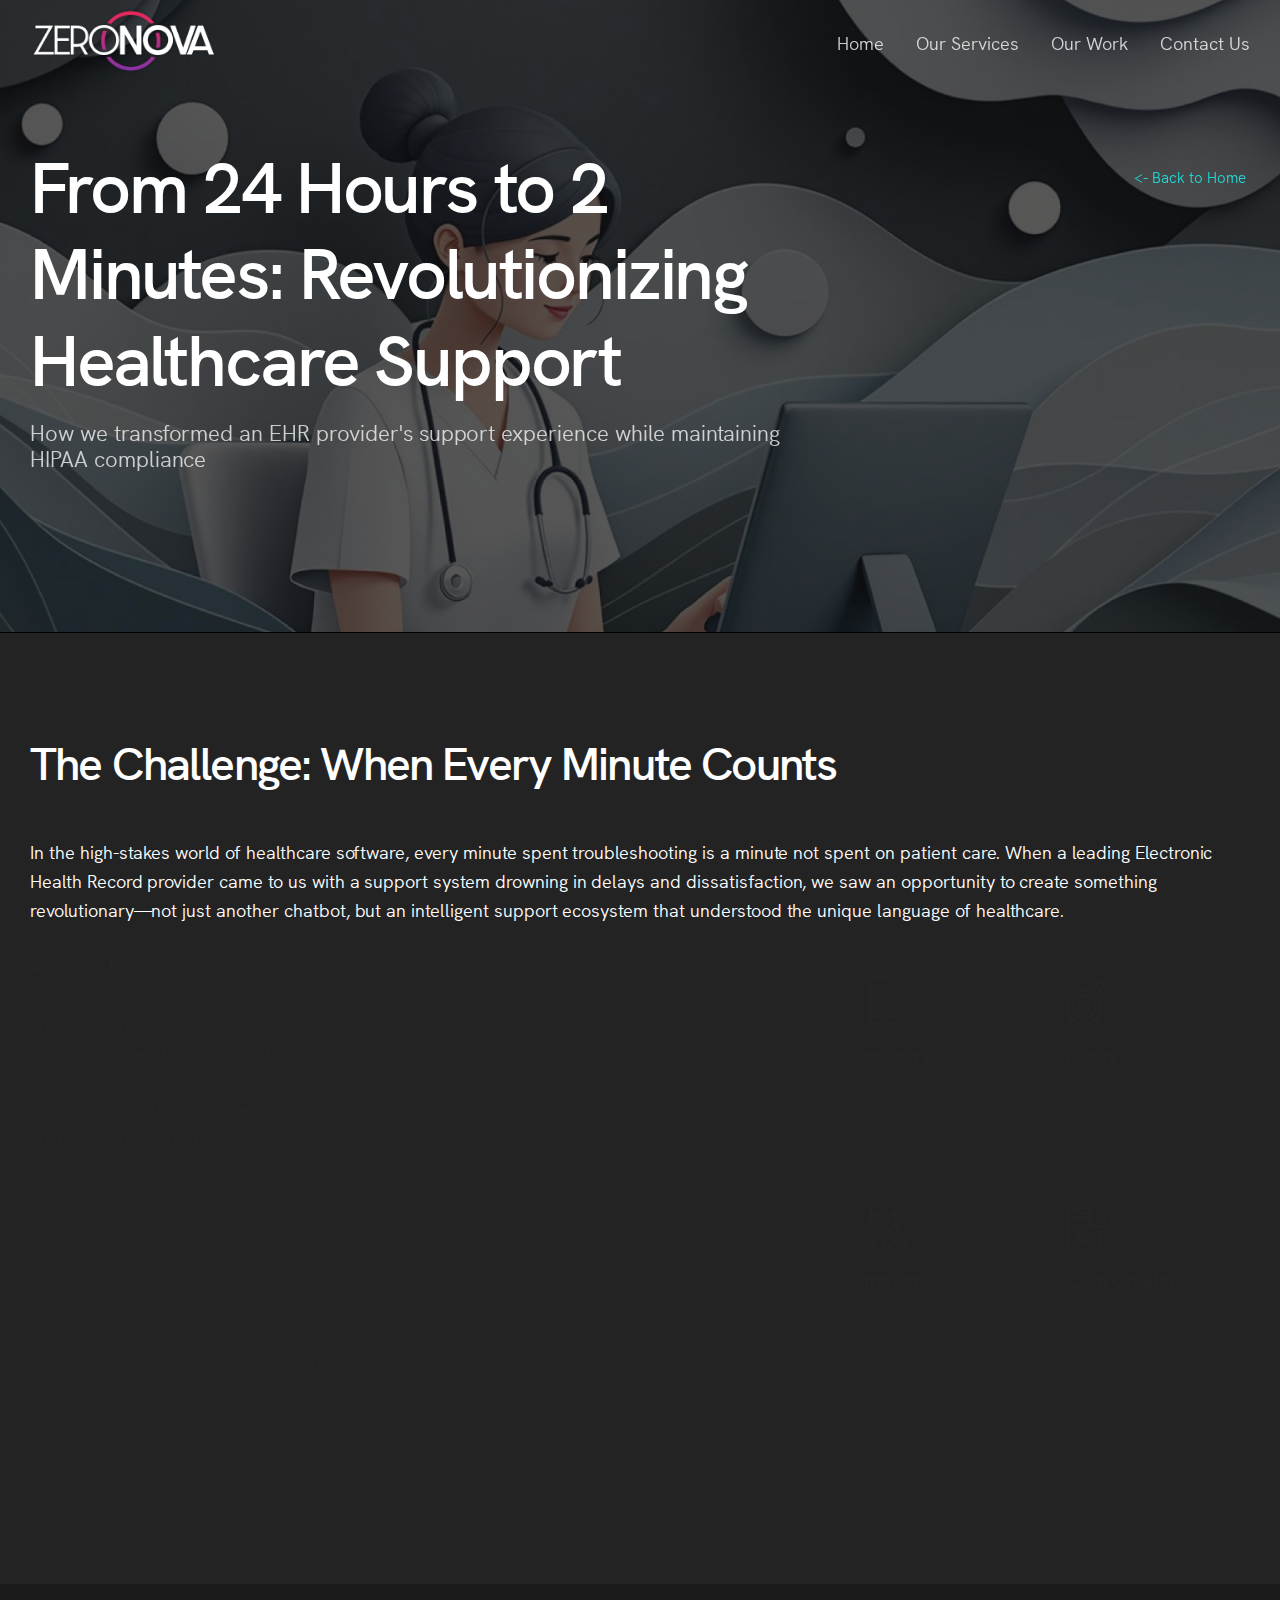
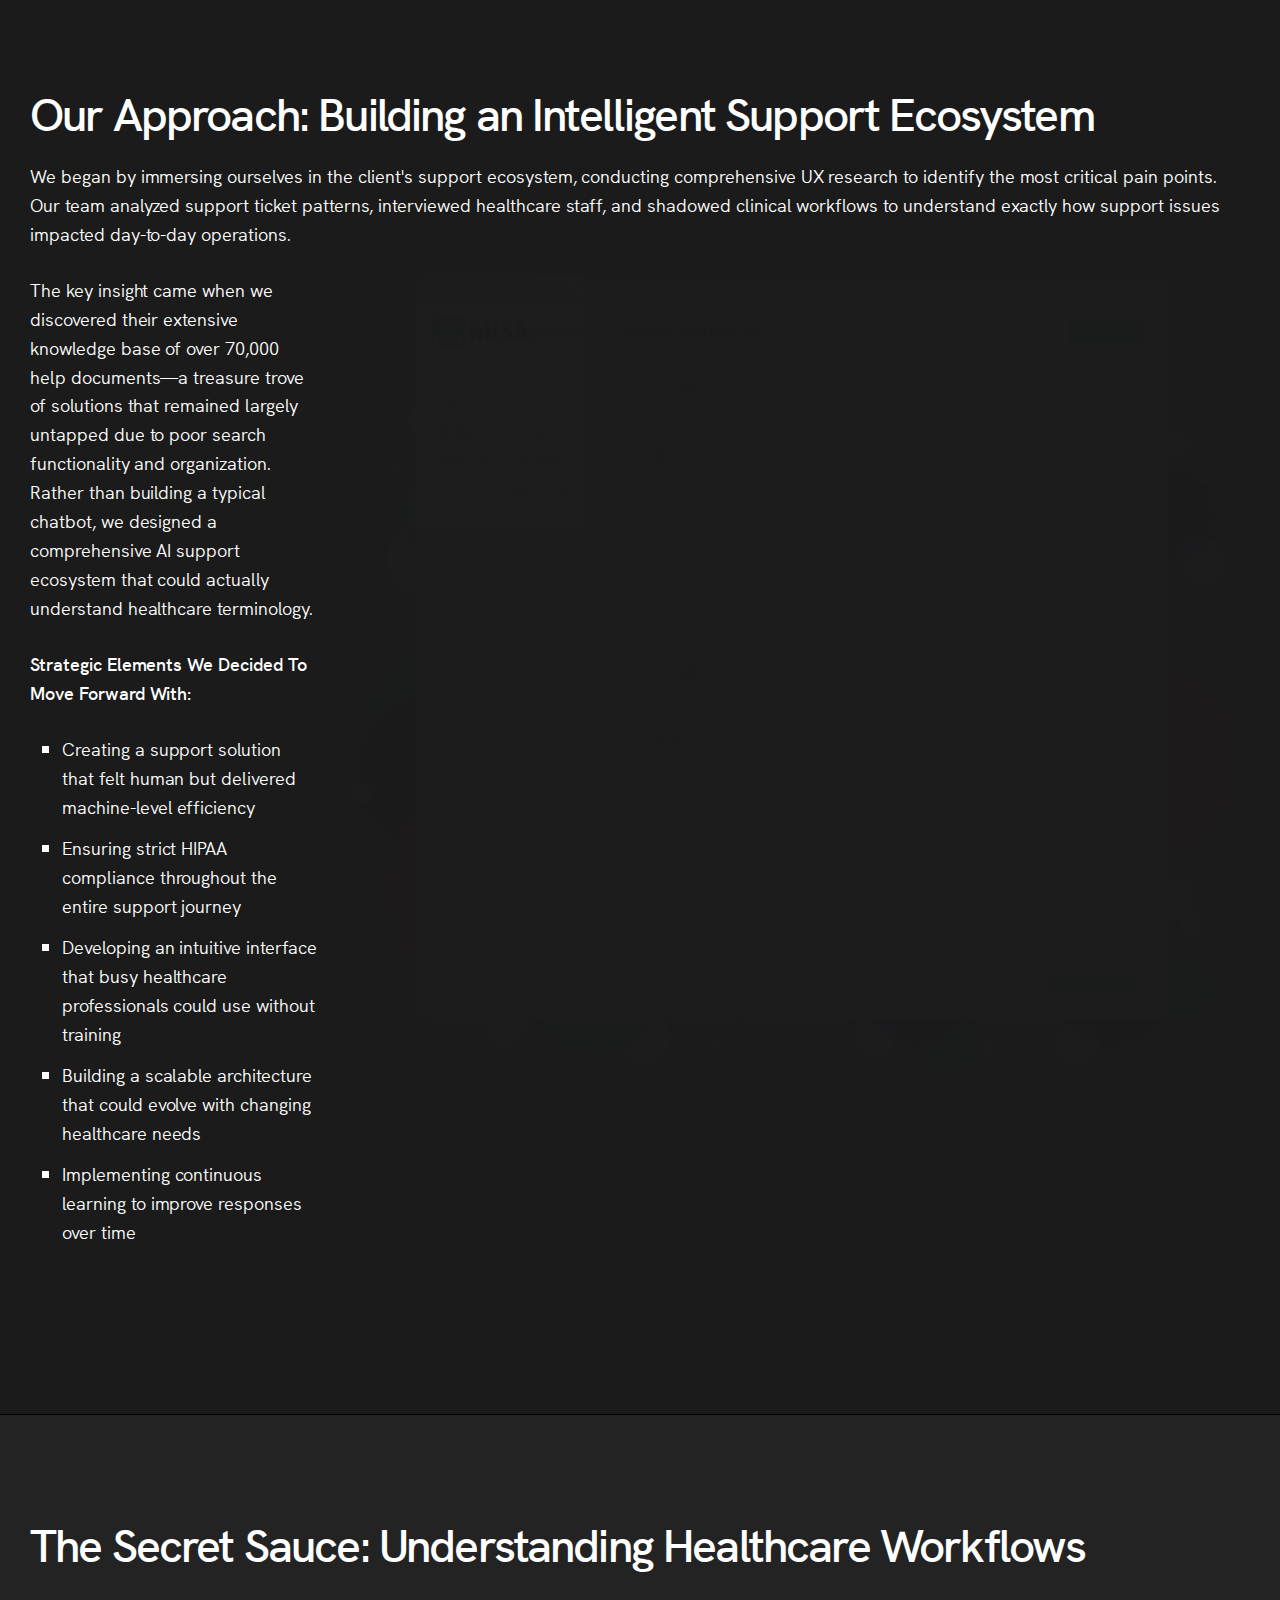
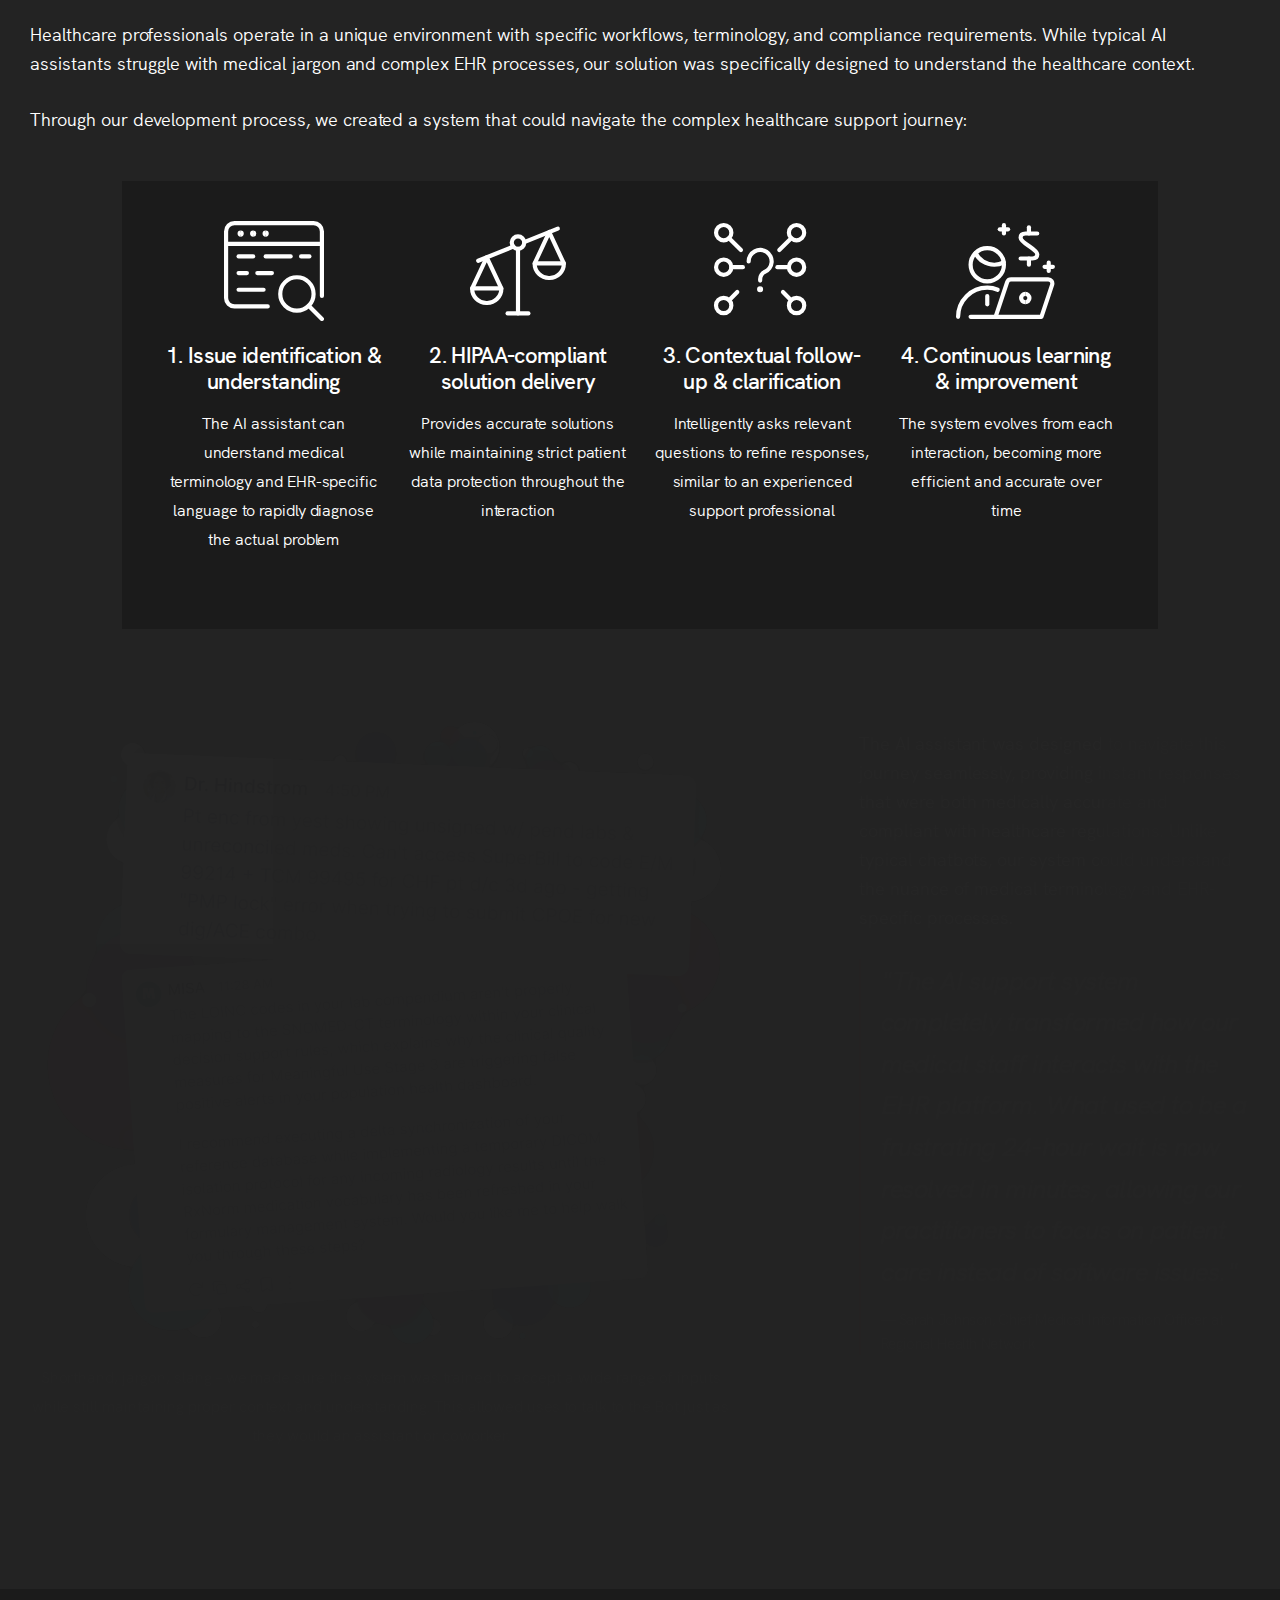
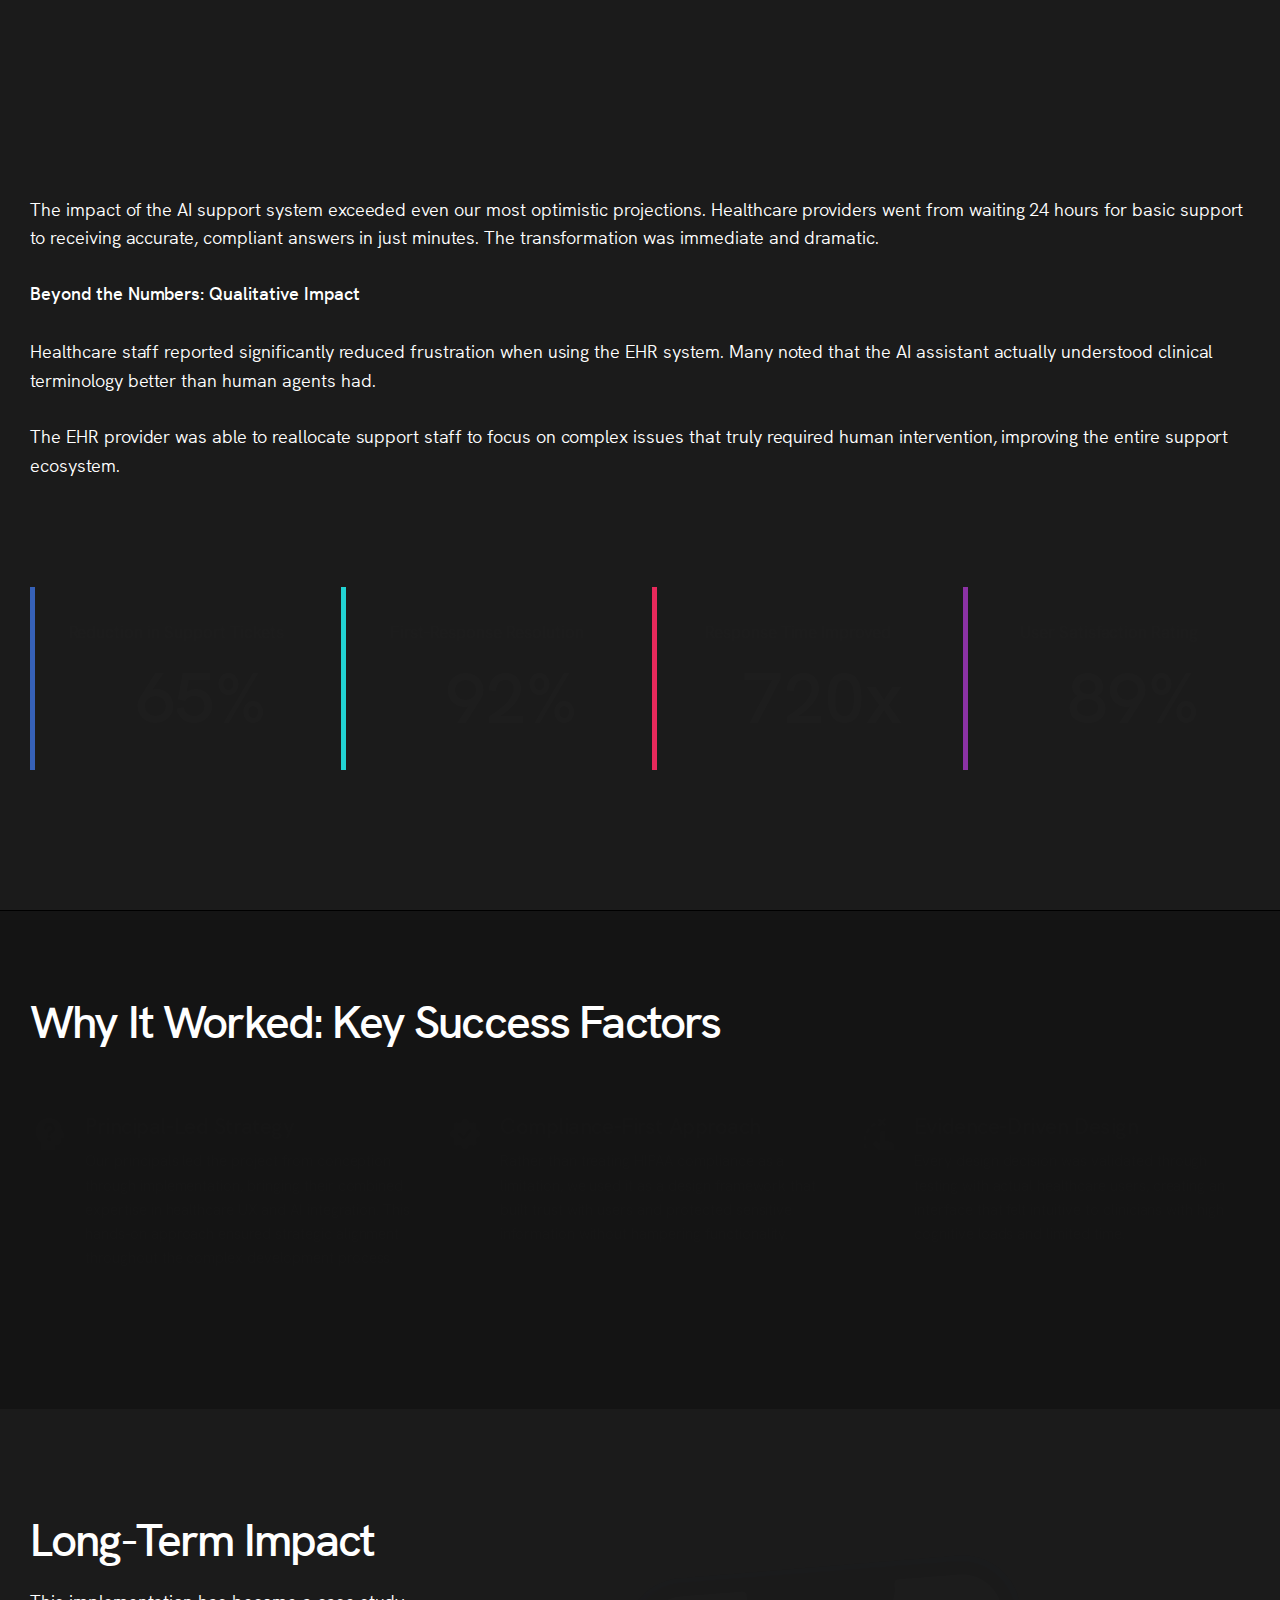
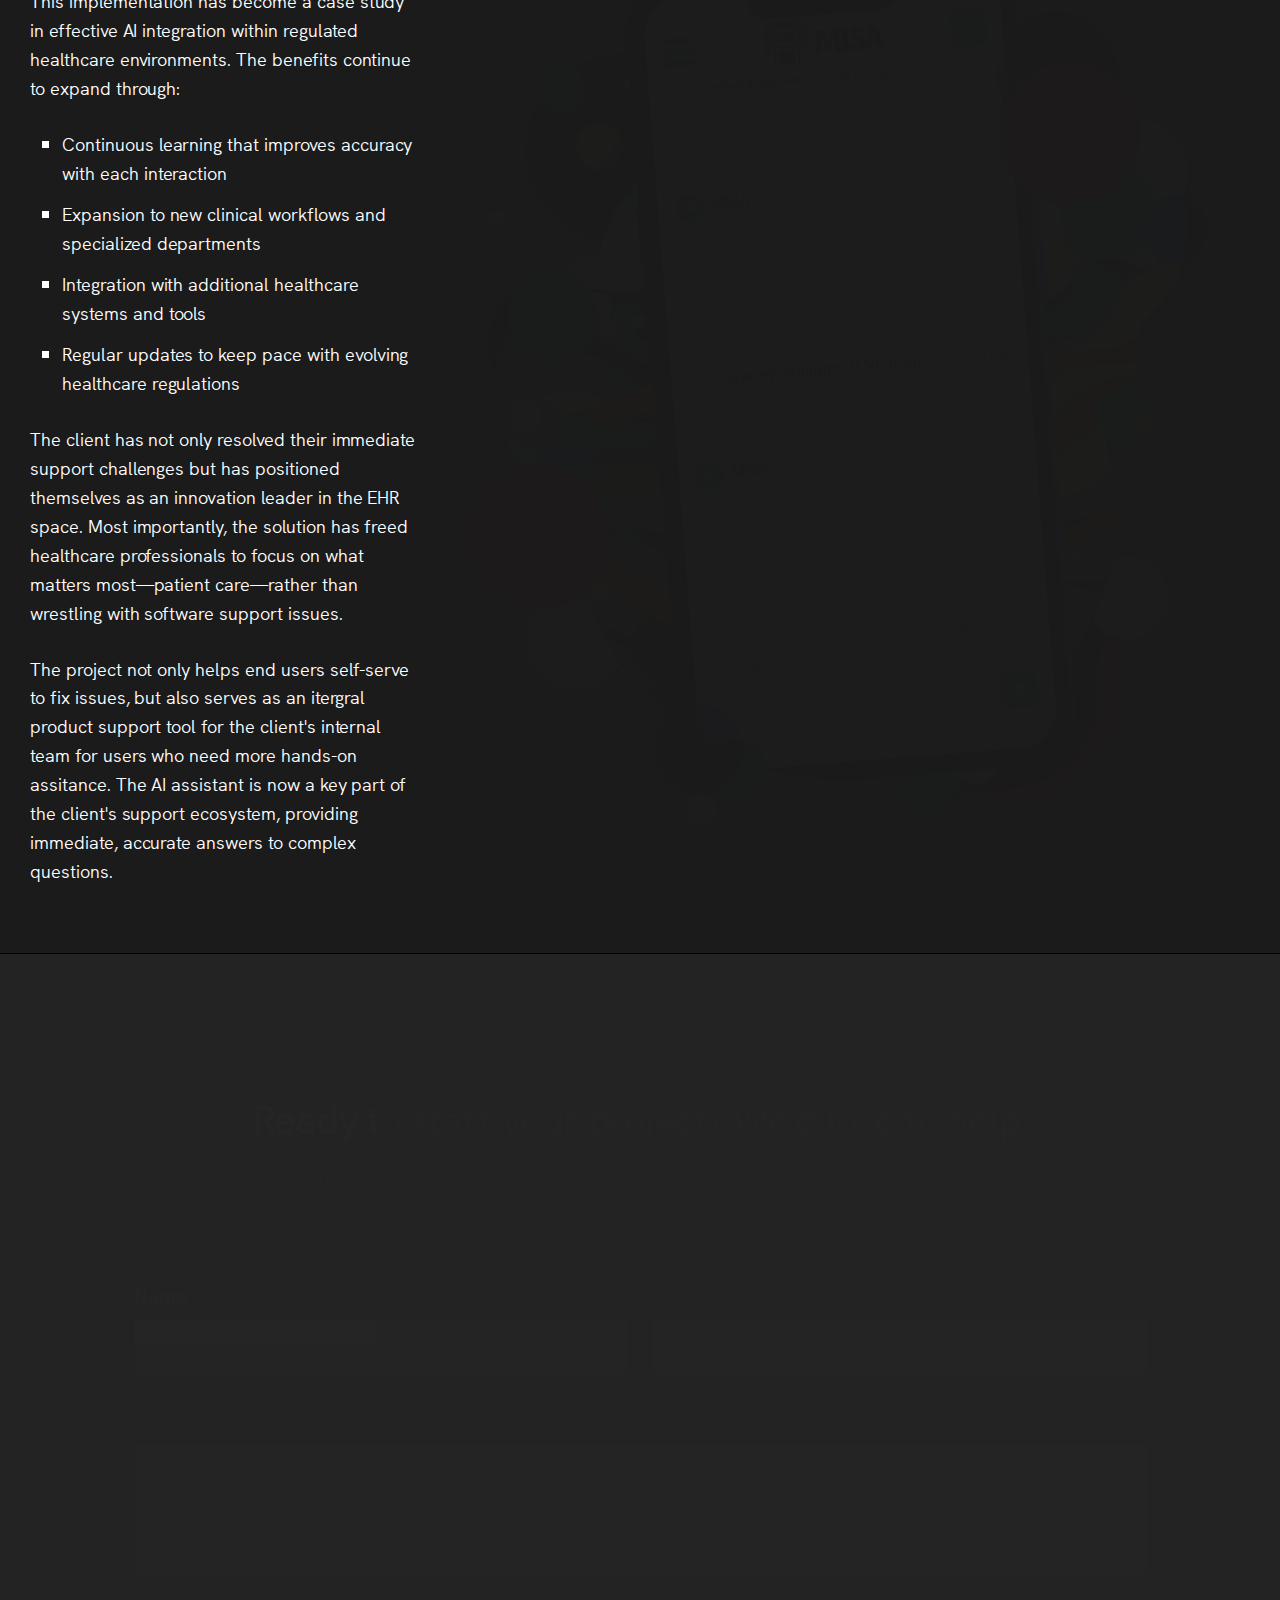
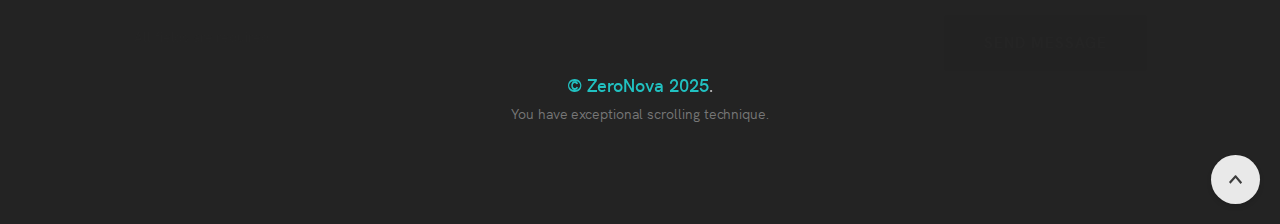
<file: gen-ai-healthcare-support-bot-study.html>
<!DOCTYPE html>
<html lang="en">
    <title>From 24 Hours to 2 Minutes: Healthcare Support Revolution with AI | ZeroNova</title>
    <meta charset="utf-8">
    <meta name="description" content="Discover how we transformed an EHR provider's support experience, reducing response time from 24 hours to 2 minutes while maintaining HIPAA compliance, resulting in 65% fewer support tickets and 89% user satisfaction.">

    <!-- Open Graph Tags -->
    <meta property="og:title" content="Healthcare Support Revolution: AI-Powered EHR Support with HIPAA Compliance | ZeroNova">
    <meta property="og:description" content="See how we created an intelligent support ecosystem that understands healthcare terminology, reducing response times from 24 hours to 2 minutes while maintaining strict compliance requirements.">
    <meta property="og:type" content="article">
    <meta property="og:locale" content="en_US">

    <!-- Additional Meta Tags -->
    <meta name="keywords" content="healthcare UX, HIPAA compliance, AI support systems, EHR optimization, healthcare software, medical terminology, clinical workflow, retrieval-augmented generation, healthcare IT support, LLM in healthcare">

    <!-- Schema Markup -->
    <script type="application/ld+json">
    {
        "@context": "https://schema.org",
        "@type": "CaseStudy",
        "name": "Healthcare Support Revolution: AI-Powered EHR Support with HIPAA Compliance",
        "description": "How we transformed an EHR provider's support experience, reducing response time from 24 hours to 2 minutes while maintaining HIPAA compliance, resulting in 65% fewer support tickets.",
        "industry": "Healthcare Software",
        "primaryTopic": "AI-Powered Support Systems",
        "author": {
            "@type": "Organization",
            "name": "ZeroNova"
        },
        "result": {
            "@type": "ResultsData",
            "metrics": [
                "65% reduction in support tickets",
                "92% first-response resolution rate",
                "Response time reduced from 24 hours to 2 minutes",
                "89% user satisfaction rating"
            ]
        }
    }
    </script>

        <!--[if IE]><meta http-equiv='X-UA-Compatible' content='IE=edge,chrome=1'><![endif]-->
        <meta name="viewport" content="width=device-width, initial-scale=1.0" />
        
        <!-- Favicons -->
        <link rel="shortcut icon" href="images/favicon.png">

        <!-- CSS -->
        <link rel="stylesheet" href="css/bootstrap.min.css">
        <link rel="stylesheet" href="css/style.css">
        <link rel="stylesheet" href="css/style-responsive.css">
        <link rel="stylesheet" href="css/vertical-rhythm.min.css">
        <link rel="stylesheet" href="css/magnific-popup.css">
        <link rel="stylesheet" href="css/owl.carousel.css">
        <link rel="stylesheet" href="css/animate.min.css">
        <link rel="stylesheet" href="css/splitting.css">
        
    </head>
        <body class="appear-animate case-study">
        
        <!-- Page Loader -->        
        <div class="page-loader dark">
            <div class="loader">Loading...</div>
        </div>
        <!-- End Page Loader -->

        <!-- Skip to Content -->
        <a href="#main" class="btn skip-to-content">Skip to Content</a>
        <!-- End Skip to Content -->
        
        <!-- Page Wrap -->
        <div class="page bg-dark light-content" id="top">
            
            <!-- Navigation panel -->
            <nav class="main-nav dark transparent stick-fixed wow-menubar">
                <div class="full-wrapper relative clearfix">
                    
                    <!-- Logo ( * your text or image into link tag *) -->
                    <div class="nav-logo-wrap local-scroll">
                        <a href="index.html" class="logo morphing-text">
                            <img src="images/logo-white.png" alt="ZeroNova" width="188" height="37" />
                        </a>
                    </div>
                    
                    <!-- Mobile Menu Button -->
                    <div class="mobile-nav" role="button" tabindex="0">
                        <i class="fa fa-bars"></i>
                        <span class="sr-only">Menu</span>
                    </div>
                    
                    <!-- Main Menu -->
                    <div class="inner-nav desktop-nav">
                        <ul class="clearlist scroll-nav local-scroll">
                            <li class="active"><a href="index.html">Home</a></li>
                            <li><a href="index.html#services">Our Services</a></li>
                            <li><a href="index.html#work">Our Work</a></li>
                            <li><a href="index.html#contact">Contact Us</a></li>
                        </ul>
                    </div>
                    <!-- End Main Menu -->                    
                </div>
            </nav>
            <!-- End Navigation panel -->
            
            <main id="main">    
                <!-- Home Section -->
                                <section class="page-section bg-dark-alfa-70 pt-sm-100" data-background="images/portfolio/ai-bot-header.jpg">
                                    <div class="container relative">
                                    
                                        <div class="row">
                                            
                                            <div class="col-md-8">
                                                <div class="wow fadeInUpShort" data-wow-delay=".1s">
                                                    <h1 class="hs-line-7 mb-20 mb-xs-10">From 24 Hours to 2 Minutes: Revolutionizing Healthcare Support</h1>
                                                </div>
                                                <div class="wow fadeInUpShort" data-wow-delay=".2s">
                                                    <p class="hs-line-6 opacity-075 mb-20 mb-xs-0">
                                                        How we transformed an EHR provider's support experience while maintaining HIPAA compliance
                                                    </p>
                                                </div>
                                            </div>
                                            
                                            <div class="col-md-4 mt-30 wow fadeInUpShort" data-wow-delay=".1s">
                                                <div class="mod-breadcrumbs text-end">
                                                    <a href="index.html#work"><- Back to Home</a>&nbsp;
                                                </div>                                
                                            </div>
                                            
                                        </div>
                                    
                                    </div>
                                </section>
                                <!-- End Home Section -->
                                <!-- Divider -->
                                <hr class="mt-0 mb-0 white morphing-bg" />
                                <!-- End Divider -->
                                
                <!-- The Challenge / Intro Section -->
                                <section class="page-section bg-dark-lighter light-content pt-100 pt-sm-50 pb-sm-10">
                                    <div class="container relative">
                                        
                                        <div class="row">
                                            <h2 class="section-title mb-50 mb-sm-20">The Challenge: When Every Minute Counts</h2>
                                            <p>In the high-stakes world of healthcare software, every minute spent troubleshooting is a minute not spent on patient care. When a leading Electronic Health Record provider came to us with a support system drowning in delays and dissatisfaction, we saw an opportunity to create something revolutionary—not just another chatbot, but an intelligent support ecosystem that understood the unique language of healthcare.</p>
                                            <div class="col-lg-7 d-flex align-items-center wow fadeInUpShort" data-wow-delay=".2s" data-wow-duration="1.2s">
                                                <div>
                                                    
                                                    <p>A leading Electronic Health Record (EHR) software provider was experiencing a significant operational bottleneck in their customer support system. Their Level 1 support had been outsourced to an overseas team that struggled with language barriers, limited training, and the complexity of healthcare software questions.
                                                    </p>
                
                                                    <p>By combining our expertise in UX design with cutting-edge AI technology, we created a solution that didn't just fix their support problems—it completely transformed how healthcare professionals interact with their software.
                                                    </p>
                
                                                    <p>What healthcare professionals were facing:
                                                    </p>
                
                                                    <ul>
                                                        <li>Waiting up to 24 hours for responses to basic support queries</li>
                                                        <li>Experiencing frustration with support agents who lacked domain expertise</li> 
                                                        <li>Dealing with compliance concerns when sharing protected health information</li> 
                                                        <li>Wasting valuable clinical time troubleshooting instead of treating patients</li>
                                                    </ul>
                                                </div>
                                            </div>
                                        
                                            
                                            <div class="col-lg-4 offset-lg-1  d-flex align-items-center wow fadeInUpShort" data-wow-delay=".5s" data-wow-duration="2.1s">
                                                <div>                                    
                                                    <!-- Project snapshot Grid -->
                                                    <div class="row alt-features-grid">
                                                        
                                                        <!-- Features Item -->
                                                        <div class="col-lg-6 col-sm-6">
                                                            <div class="alt-features-item ">
                                                                <div class="alt-features-icon">
                                                                    <svg xmlns="http://www.w3.org/2000/svg" fill="none" viewBox="0 0 24 24" id="Medical-App-Smartphone--Streamline-Streamline-3.0"><desc>Medical App Smartphone Streamline Icon: https://streamlinehq.com</desc><path stroke="currentColor" stroke-linecap="round" stroke-linejoin="round" d="M18.5 19.5h-13" stroke-width="1"></path><path stroke="currentColor" stroke-linecap="round" stroke-linejoin="round" d="M16.5 0.5h-9a2 2 0 0 0 -2 2v19a2 2 0 0 0 2 2h9a2 2 0 0 0 2 -2v-19a2 2 0 0 0 -2 -2Z" stroke-width="1"></path><path stroke="currentColor" stroke-linecap="round" stroke-linejoin="round" d="M16.5 9a0.5 0.5 0 0 0 -0.5 -0.5h-2.5V6a0.5 0.5 0 0 0 -0.5 -0.5h-2a0.5 0.5 0 0 0 -0.5 0.5v2.5H8a0.5 0.5 0 0 0 -0.5 0.5v2a0.5 0.5 0 0 0 0.5 0.5h2.5V14a0.5 0.5 0 0 0 0.5 0.5h2a0.5 0.5 0 0 0 0.5 -0.5v-2.5H16a0.5 0.5 0 0 0 0.5 -0.5V9Z" stroke-width="1"></path><path stroke="currentColor" d="M12 21.75a0.25 0.25 0 1 1 0 -0.5" stroke-width="1"></path><path stroke="currentColor" d="M12 21.75a0.25 0.25 0 1 0 0 -0.5" stroke-width="1"></path></svg>
                                                                </div>
                                                                <h3 class="alt-features-title">Industry</h3>
                                                                <div class="alt-features-descr">
                                                                     Healthcare Software (Electronic Health Records)
                                                                </div>
                                                            </div>
                                                        </div>
                                                        <!-- End Features Item -->
                                                        
                                                        <!-- Features Item -->
                                                        <div class="col-lg-6 col-sm-6 ">
                                                            <div class="alt-features-item">
                                                                <div class="alt-features-icon">
                                                                    <svg xmlns="http://www.w3.org/2000/svg" viewBox="0 0 24 24" id="Target-Center-1--Streamline-Streamline-3.0" height="24" width="24"><desc>Target Center 1 Streamline Icon: https://streamlinehq.com</desc><g><path d="M11.5 15a2.49 2.49 0 1 1 -0.73 -1.77" fill="none" stroke="#ffffff" stroke-linecap="round" stroke-linejoin="round" stroke-width="1"></path><path d="M14.12 13a5.4 5.4 0 0 1 0.38 2 5.5 5.5 0 1 1 -1.61 -3.89" fill="none" stroke="#ffffff" stroke-linecap="round" stroke-linejoin="round" stroke-width="1"></path><path d="M16.37 10.76A8.52 8.52 0 1 1 15 9" fill="none" stroke="#ffffff" stroke-linecap="round" stroke-linejoin="round" stroke-width="1"></path><path d="M9 15 20.5 3.5" fill="none" stroke="#ffffff" stroke-linecap="round" stroke-linejoin="round" stroke-width="1"></path><path d="M20.5 3.5h3S21 11 17 7 20.5 0.5 20.5 0.5Z" fill="none" stroke="#ffffff" stroke-linecap="round" stroke-linejoin="round" stroke-width="1"></path><path d="m18.5 5.5 0 -4.09" fill="none" stroke="#ffffff" stroke-linecap="round" stroke-linejoin="round" stroke-width="1"></path><path d="m0.5 23.5 2.49 -2.49" fill="none" stroke="#ffffff" stroke-linecap="round" stroke-linejoin="round" stroke-width="1"></path><path d="m15.01 21.01 2.49 2.49" fill="none" stroke="#ffffff" stroke-linecap="round" stroke-linejoin="round" stroke-width="1"></path><path d="M9 14.75a0.25 0.25 0 1 1 -0.25 0.25 0.25 0.25 0 0 1 0.25 -0.25" fill="none" stroke="#ffffff" stroke-linecap="round" stroke-linejoin="round" stroke-width="1"></path></g></svg>
                                                                </div>
                                                                <h3 class="alt-features-title">Focus</h3>
                                                                <div class="alt-features-descr">
                                                                     AI-powered support system with HIPAA compliance
                 
                                                                </div>
                                                            </div>
                                                        </div>
                                                        <!-- End Features Item -->
                                                        
                                                        <!-- Features Item -->
                                                        <div class="col-lg-6 col-sm-6">
                                                            <div class="alt-features-item">
                                                                <div class="alt-features-icon">
                                                                    <svg xmlns="http://www.w3.org/2000/svg" viewBox="0 0 24 24" id="Professions-Woman-Doctor-2--Streamline-Streamline-3.0"><desc>Professions Woman Doctor 2 Streamline Icon: https://streamlinehq.com</desc><defs></defs><title>professions-woman-doctor-2</title><path d="M5 22.001a1.5 1.5 0 1 0 3 0 1.5 1.5 0 1 0 -3 0" fill="none" stroke="currentColor" stroke-linecap="round" stroke-linejoin="round" stroke-width="1"></path><path d="m6.5 20.501 0 -3.5" fill="none" stroke="currentColor" stroke-linecap="round" stroke-linejoin="round" stroke-width="1"></path><path d="m17.5 20.501 0 -3.5" fill="none" stroke="currentColor" stroke-linecap="round" stroke-linejoin="round" stroke-width="1"></path><path d="m15 23.5 0.772 -2.317a1 1 0 0 1 0.949 -0.683h1.558a1 1 0 0 1 0.949 0.683L20 23.5" fill="none" stroke="currentColor" stroke-linecap="round" stroke-linejoin="round" stroke-width="1"></path><path d="M23.5 23.5v-1a4 4 0 0 0 -2.6 -3.746L16 17.109" fill="none" stroke="currentColor" stroke-linecap="round" stroke-linejoin="round" stroke-width="1"></path><path d="m8 17.109 -4.9 1.646A4 4 0 0 0 0.5 22.5v1" fill="none" stroke="currentColor" stroke-linecap="round" stroke-linejoin="round" stroke-width="1"></path><path d="m12 23.501 0 -5" fill="none" stroke="currentColor" stroke-linecap="round" stroke-linejoin="round" stroke-width="1"></path><path d="M10.5 13a1.971 1.971 0 0 0 1.358 0.5h0.284A1.969 1.969 0 0 0 13.5 13" fill="none" stroke="currentColor" stroke-linecap="round" stroke-linejoin="round" stroke-width="1"></path><path d="M11 9a1.087 1.087 0 0 0 -1 -0.5A1.087 1.087 0 0 0 9 9" fill="none" stroke="currentColor" stroke-linecap="round" stroke-linejoin="round" stroke-width="1"></path><path d="M15 9a1.087 1.087 0 0 0 -1 -0.5 1.087 1.087 0 0 0 -1 0.5" fill="none" stroke="currentColor" stroke-linecap="round" stroke-linejoin="round" stroke-width="1"></path><path d="M12.02 16.5c1.387 0 4.49 -1.721 4.932 -4.365a1 1 0 0 1 0.572 -0.747C18.6 10.9 18.872 8.937 18 8.5c0.5 -2.986 0.5 -8 -5.982 -8s-6.477 5.014 -5.981 8c-0.871 0.436 -0.6 2.4 0.478 2.888a1 1 0 0 1 0.572 0.747C7.53 14.78 10.633 16.5 12.02 16.5Z" fill="none" stroke="currentColor" stroke-linecap="round" stroke-linejoin="round" stroke-width="1"></path><path d="M5.848 6.485c1.338 -0.031 4.034 0.378 6.152 -2.17 2.128 2.56 4.871 2.145 6.193 2.179" fill="none" stroke="currentColor" stroke-linecap="round" stroke-linejoin="round" stroke-width="1"></path><path d="M5.732 10.546a5.167 5.167 0 0 1 -1.961 3.172 0.5 0.5 0 0 0 -0.041 0.831 4.428 4.428 0 0 0 2.915 0.933" fill="none" stroke="currentColor" stroke-linecap="round" stroke-linejoin="round" stroke-width="1"></path><path d="M18.309 10.546a5.159 5.159 0 0 0 1.961 3.172 0.5 0.5 0 0 1 0.04 0.831 4.426 4.426 0 0 1 -2.915 0.933" fill="none" stroke="currentColor" stroke-linecap="round" stroke-linejoin="round" stroke-width="1"></path></svg>
                                                                </div>
                                                                <h3 class="alt-features-title">Impact</h3>
                                                                <div class="alt-features-descr">
                                                                    65% reduction in support tickets while improving satisfaction
                                                                </div>
                                                            </div>
                                                        </div>
                                                        <!-- End Features Item -->
                                                        
                                                        <!-- Features Item -->
                                                        <div class="col-lg-6 col-sm-6">
                                                            <div class="alt-features-item">
                                                                <div class="alt-features-icon">
                                                                    <svg xmlns="http://www.w3.org/2000/svg" fill="none" viewBox="0 0 24 24" id="Mood-Happy-Smartphone--Streamline-Streamline-3.0" height="24" width="24"><desc>Mood Happy Smartphone Streamline Icon: https://streamlinehq.com</desc><path stroke="#ffffff" stroke-linecap="round" stroke-linejoin="round" d="M19.5 8a2 2 0 1 1 -4 0h4Z" stroke-width="1"></path><path stroke="#ffffff" stroke-linecap="round" stroke-linejoin="round" d="M17.433 0.5A5.954 5.954 0 0 0 11.5 6.567a5.94 5.94 0 0 0 0.781 3.192L10.5 13.5l3.741 -1.782A6.064 6.064 0 1 0 17.433 0.5v0Z" stroke-width="1"></path><path stroke="#ffffff" stroke-linecap="round" stroke-linejoin="round" d="M16.5 14.5v9" stroke-width="1"></path><path stroke="#ffffff" stroke-linecap="round" stroke-linejoin="round" d="M0.5 23.5v-18a2 2 0 0 1 2 -2H10" stroke-width="1"></path><path stroke="#ffffff" stroke-linecap="round" stroke-linejoin="round" d="M9.5 7.5h-9" stroke-width="1"></path><path stroke="#ffffff" stroke-linecap="round" stroke-linejoin="round" d="M8 19a2.25 2.25 0 1 0 0 -4.5A2.25 2.25 0 0 0 8 19Z" stroke-width="1"></path><path stroke="#ffffff" stroke-linecap="round" stroke-linejoin="round" d="M12.5 23.5a4.644 4.644 0 0 0 -9 0" stroke-width="1"></path><path stroke="#ffffff" stroke-linecap="round" stroke-linejoin="round" d="M7 5.5h2.5" stroke-width="1"></path><path stroke="#ffffff" d="M15.25 5a0.25 0.25 0 1 1 0 -0.5" stroke-width="1"></path><path stroke="#ffffff" d="M15.25 5a0.25 0.25 0 1 0 0 -0.5" stroke-width="1"></path><g><path stroke="#ffffff" d="M19.75 5a0.25 0.25 0 1 1 0 -0.5" stroke-width="1"></path><path stroke="#ffffff" d="M19.75 5a0.25 0.25 0 1 0 0 -0.5" stroke-width="1"></path></g></svg>
                                                                </div>
                                                                <h3 class="alt-features-title">Core Challenge</h3>
                                                                <div class="alt-features-descr">
                                                                     Converting 70,000+ help documents into an intelligent support solution
                                                                </div>
                                                            </div>
                                                        </div>
                                                        <!-- End Features Item -->
                                                        
                                                    </div>
                                                    <!-- End Project snapshot Grid -->
                                                    
                                                </div>
                                            </div>
                                            
                                        </div><!-- end row-->
                                    </div>
                                </section>
                                <!-- End Section -->
                
                <!--Our Approach Section-->
                                <section class="page-section bg-dark light-content pt-100 pt-sm-50 pb-sm-50">
                                    <div class="container relative">
                                        <div class="row">
                                            <h2>Our Approach: Building an Intelligent Support Ecosystem</h2>
                
                                            <p>We began by immersing ourselves in the client's support ecosystem, conducting comprehensive UX research to identify the most critical pain points. Our team analyzed support ticket patterns, interviewed healthcare staff, and shadowed clinical workflows to understand exactly how support issues impacted day-to-day operations.</p> 
                                        </div>
                                        
                                        <div class="row">
                                                <div class="col-lg-3">
                                                      
                                                    
                                                    <p>The key insight came when we discovered their extensive knowledge base of over 70,000 help documents—a treasure trove of solutions that remained largely untapped due to poor search functionality and organization. Rather than building a typical chatbot, we designed a comprehensive AI support ecosystem that could actually understand healthcare terminology.</p>
                                                    
                                                    <p><strong>Strategic Elements We Decided To Move Forward With:</strong></p>
                                                    
                                                    <ul>
                                                        <li>Creating a support solution that felt human but delivered machine-level efficiency</li>
                                                        <li>Ensuring strict HIPAA compliance throughout the entire support journey</li>
                                                        <li>Developing an intuitive interface that busy healthcare professionals could use without training</li>
                                                        <li>Building a scalable architecture that could evolve with changing healthcare needs</li>
                                                        <li>Implementing continuous learning to improve responses over time</li>
                                                    </ul>
                                                </div>
                
                                                <div class="col-lg-9 wow fadeScaleIn" data-wow-duration="1.5s">
                                                    <img src="images/portfolio/ai-bot_desktop.png" alt="" />
                                                    <div class="text-center col-11 offset-lg-1">
                                                        <small>Chock full of fancy features – we followed many of the common patterns that major LLM creators have brought to the mainstream.</small>
                                                    </div>  
                                                </div>
                
                                        </div><!-- end row-->
                                        
                                        
                                    </div>
                                </section>
                                <!-- Our Approach  Section -->
                                
                                <!-- Divider -->
                                <hr class="mt-0 mb-0 white morphing-bg" />
                                <!-- End Divider -->
                
                <!-- Secret Sauce Section -->
                                <section class="page-section bg-dark-lighter light-content pt-100 pt-sm-50 pb-sm-60">
                                    <div class="container relative">
                                        
                                        <div class="row">
                                            <h2 class="section-title mb-50 mb-sm-20">The Secret Sauce: Understanding Healthcare Workflows</h2>
                                            <p>Healthcare professionals operate in a unique environment with specific workflows, terminology, and compliance requirements. While typical AI assistants struggle with medical jargon and complex EHR processes, our solution was specifically designed to understand the healthcare context.</p>
                                            
                                            <p>Through our development process, we created a system that could navigate the complex healthcare support journey:</p>
                
                
                                            <!-- Process Section -->
                                            <section class="journey bg-dark light-content pt-20 pb-40 mt-20 mb-60 col-lg-10 offset-lg-1">
                                                <div class="container relative">
                                                    
                                                    <!-- Grid -->
                                                    <div class="row">
                                                    
                                                        <!-- Item -->
                                                        <div class="col-md-3 col-lg-3">
                                                            <div class="work-process-item text-center pt-20">
                                                                <div class="work-process-icon">
                                                                    <svg xmlns="http://www.w3.org/2000/svg" fill="none" viewBox="0 0 24 24" id="App-Window-Search-Text--Streamline-Streamline-3.0" height="24" width="24"><desc>App Window Search Text Streamline Icon: https://streamlinehq.com</desc><path stroke="#ffffff" stroke-linecap="round" stroke-linejoin="round" d="M0.5 5.504h23" stroke-width="1"></path><path stroke="#ffffff" stroke-linecap="round" stroke-linejoin="round" d="M10.5 20.5h-8a2 2 0 0 1 -2 -2v-16a2 2 0 0 1 2 -2h19a2 2 0 0 1 2 2V18" stroke-width="1"></path><path stroke="#ffffff" stroke-linecap="round" stroke-linejoin="round" d="M17.5 21.5a4 4 0 1 0 0 -8 4 4 0 0 0 0 8Z" stroke-width="1"></path><path stroke="#ffffff" stroke-linecap="round" stroke-linejoin="round" d="M20.328 20.328 23.5 23.5" stroke-width="1"></path><path stroke="#ffffff" stroke-linecap="round" stroke-linejoin="round" d="M3.5 8.504H7" stroke-width="1"></path><path stroke="#ffffff" stroke-linecap="round" stroke-linejoin="round" d="M8 12.504h3.5" stroke-width="1"></path><path stroke="#ffffff" stroke-linecap="round" stroke-linejoin="round" d="M10 8.504h6" stroke-width="1"></path><path stroke="#ffffff" stroke-linecap="round" stroke-linejoin="round" d="M3.5 16.504h6" stroke-width="1"></path><path stroke="#ffffff" stroke-linecap="round" stroke-linejoin="round" d="M18.5 8.504h2" stroke-width="1"></path><path stroke="#ffffff" stroke-linecap="round" stroke-linejoin="round" d="M3.5 12.504h2" stroke-width="1"></path><path stroke="#ffffff" d="M4 3.25a0.25 0.25 0 0 1 0 -0.5" stroke-width="1"></path><path stroke="#ffffff" d="M4 3.25a0.25 0.25 0 0 0 0 -0.5" stroke-width="1"></path><g><path stroke="#ffffff" d="M7 3.25a0.25 0.25 0 0 1 0 -0.5" stroke-width="1"></path><path stroke="#ffffff" d="M7 3.25a0.25 0.25 0 0 0 0 -0.5" stroke-width="1"></path></g><g><path stroke="#ffffff" d="M10 3.25a0.25 0.25 0 0 1 0 -0.5" stroke-width="1"></path><path stroke="#ffffff" d="M10 3.25a0.25 0.25 0 1 0 0 -0.5" stroke-width="1"></path></g></svg>
                                                                </div>
                                                                <h3 class="work-process-title">1. Issue identification &amp; understanding</h3>
                                                                <small>The AI assistant can understand medical terminology and EHR-specific language to rapidly diagnose the actual problem</small>
                                                            </div>
                                                        </div>
                                                        <!-- End Item -->
                                                        
                                                        <!-- Item -->
                                                        <div class="col-md-3 col-lg-3">
                                                            <div class="work-process-item text-center pt-20">
                                                                <div class="work-process-icon">
                                                                    <svg xmlns="http://www.w3.org/2000/svg" viewBox="0 0 24 24" id="Legal-Scale-Unequal--Streamline-Streamline-3.0" height="24" width="24"><desc>Legal Scale Unequal Streamline Icon: https://streamlinehq.com</desc><defs></defs><title>legal-scale-unequal</title><path d="m12 6.682 0 15.5" fill="none" stroke="#ffffff" stroke-linecap="round" stroke-linejoin="round" stroke-width="1"></path><path d="m9.5 22.182 5 0" fill="none" stroke="#ffffff" stroke-linecap="round" stroke-linejoin="round" stroke-width="1"></path><path d="m1 16.182 3.5 -7.464L8 16.182" fill="none" stroke="#ffffff" stroke-linecap="round" stroke-linejoin="round" stroke-width="1"></path><path d="M10.5 5.182a1.5 1.5 0 1 0 3 0 1.5 1.5 0 1 0 -3 0" fill="none" stroke="#ffffff" stroke-linecap="round" stroke-linejoin="round" stroke-width="1"></path><path d="M4.5 19.682a3.416 3.416 0 0 0 3.5 -3.5H1a3.416 3.416 0 0 0 3.5 3.5Z" fill="none" stroke="#ffffff" stroke-linecap="round" stroke-linejoin="round" stroke-width="1"></path><path d="m23 10.182 -3.5 -7.533 -3.5 7.533" fill="none" stroke="#ffffff" stroke-linecap="round" stroke-linejoin="round" stroke-width="1"></path><path d="M19.5 13.682a3.416 3.416 0 0 1 -3.5 -3.5h7a3.416 3.416 0 0 1 -3.5 3.5Z" fill="none" stroke="#ffffff" stroke-linecap="round" stroke-linejoin="round" stroke-width="1"></path><path d="m13.494 5.078 8.061 -3.26" fill="none" stroke="#ffffff" stroke-linecap="round" stroke-linejoin="round" stroke-width="1"></path><path d="m2.446 9.547 8.419 -3.406" fill="none" stroke="#ffffff" stroke-linecap="round" stroke-linejoin="round" stroke-width="1"></path></svg>
                                                                </div><h3 class="work-process-title">2. HIPAA-compliant solution delivery</h3>
                                                                <small>Provides accurate solutions while maintaining strict patient data protection throughout the interaction</small>
                                                            </div>
                                                        </div>
                                                        <!-- End Item -->
                                                        
                                                        <!-- Item -->
                                                        <div class="col-md-3 col-lg-3">
                                                            <div class="work-process-item text-center pt-20">
                                                                <div class="work-process-icon">
                                                                    <svg xmlns="http://www.w3.org/2000/svg" fill="none" viewBox="-0.5 -0.5 24 24" id="Help-Question-Network--Streamline-Streamline-3.0" height="24" width="24"><desc>Help Question Network Streamline Icon: https://streamlinehq.com</desc><path stroke="#ffffff" stroke-linecap="round" stroke-linejoin="round" d="m15.650119999999998 6.459283199999999 2.85844 -2.84004" stroke-width="1"></path><path stroke="#ffffff" stroke-linecap="round" stroke-linejoin="round" d="M19.790119999999998 4.1409016c1.016232 0 1.8399999999999999 -0.8237955999999999 1.8399999999999999 -1.8399999999999999s-0.823768 -1.8400027599999997 -1.8399999999999999 -1.8400027599999997 -1.8399999999999999 0.82379836 -1.8399999999999999 1.8400027599999997c0 1.0162044 0.823768 1.8399999999999999 1.8399999999999999 1.8399999999999999Z" stroke-width="1"></path><path stroke="#ffffff" stroke-linecap="round" stroke-linejoin="round" d="m16.535159999999998 16.5416 1.9448799999999997 1.95776" stroke-width="1"></path><path stroke="#ffffff" stroke-linecap="round" stroke-linejoin="round" d="M19.798399999999997 21.620919999999998c1.016232 0 1.8399999999999999 -0.8238599999999999 1.8399999999999999 -1.8399999999999999 0 -1.016232 -0.823768 -1.8399999999999999 -1.8399999999999999 -1.8399999999999999s-1.8399999999999999 0.823768 -1.8399999999999999 1.8399999999999999c0 1.01614 0.823768 1.8399999999999999 1.8399999999999999 1.8399999999999999Z" stroke-width="1"></path><path stroke="#ffffff" stroke-linecap="round" stroke-linejoin="round" d="m6.4501384 6.459283199999999 -2.8593599999999997 -2.84004" stroke-width="1"></path><path stroke="#ffffff" stroke-linecap="round" stroke-linejoin="round" d="M2.3101108 4.1409016c1.0162044 0 1.8399999999999999 -0.8237955999999999 1.8399999999999999 -1.8399999999999999s-0.8237955999999999 -1.8400027599999997 -1.8399999999999999 -1.8400027599999997S0.47010712 1.2846971999999999 0.47010712 2.3009016c0 1.0162044 0.8237992799999999 1.8399999999999999 1.84000368 1.8399999999999999Z" stroke-width="1"></path><path stroke="#ffffff" stroke-linecap="round" stroke-linejoin="round" d="m5.565070799999999 16.5416 -1.9458 1.95776" stroke-width="1"></path><path stroke="#ffffff" stroke-linecap="round" stroke-linejoin="round" d="M2.3 21.620919999999998c1.0162044 0 1.8399999999999999 -0.8238599999999999 1.8399999999999999 -1.8399999999999999 0 -1.016232 -0.8237955999999999 -1.8399999999999999 -1.8399999999999999 -1.8399999999999999s-1.8399999999999999 0.823768 -1.8399999999999999 1.8399999999999999c0 1.01614 0.8237955999999999 1.8399999999999999 1.8399999999999999 1.8399999999999999Z" stroke-width="1"></path><path stroke="#ffffff" stroke-linecap="round" stroke-linejoin="round" d="M15.190119999999999 10.580919999999999h2.76" stroke-width="1"></path><path stroke="#ffffff" stroke-linecap="round" stroke-linejoin="round" d="M19.790119999999998 12.420919999999999c1.016232 0 1.8399999999999999 -0.8238599999999999 1.8399999999999999 -1.8399999999999999 0 -1.016232 -0.823768 -1.8400184 -1.8399999999999999 -1.8400184s-1.8399999999999999 0.8237863999999999 -1.8399999999999999 1.8400184c0 1.01614 0.823768 1.8399999999999999 1.8399999999999999 1.8399999999999999Z" stroke-width="1"></path><path stroke="#ffffff" stroke-linecap="round" stroke-linejoin="round" d="M6.910110799999999 10.580919999999999h-2.76" stroke-width="1"></path><path stroke="#ffffff" stroke-linecap="round" stroke-linejoin="round" d="M2.3101108 12.420919999999999c1.0162044 0 1.8399999999999999 -0.8238599999999999 1.8399999999999999 -1.8399999999999999 0 -1.016232 -0.8237955999999999 -1.8400184 -1.8399999999999999 -1.8400184S0.47010712 9.564687999999999 0.47010712 10.580919999999999c0 1.01614 0.8237992799999999 1.8399999999999999 1.84000368 1.8399999999999999Z" stroke-width="1"></path><path stroke="#ffffff" stroke-linecap="round" stroke-linejoin="round" d="M8.2983908 9.2c0.0000736 -0.49755439999999995 0.13466039999999999 -0.9858627999999999 0.389528 -1.413212 0.2548584 -0.42735839999999997 0.6205492 -0.7778691999999999 1.0582851999999998 -1.0144472 0.43773599999999996 -0.23656879999999997 0.9313159999999999 -0.35040039999999995 1.4283919999999999 -0.3294428 0.49716799999999994 0.0209576 0.979432 0.1759132 1.3956399999999998 0.4484816 0.4163 0.27256839999999993 0.75118 0.6526112 0.96922 1.0998968 0.21794799999999998 0.44728559999999995 0.31096 0.9451895999999999 0.269192 1.4410235999999998 -0.041768 0.495788 -0.21684399999999998 0.971152 -0.506644 1.375584 -0.2898 0.40452399999999994 -0.68356 0.72312 -1.1396039999999998 0.9221159999999999 -0.328256 0.143336 -0.6075679999999999 0.379224 -0.803712 0.6789599999999999 -0.19614399999999999 0.29973599999999995 -0.30047199999999996 0.650164 -0.300288 1.00832V13.799999999999999" stroke-width="1"></path><path stroke="#ffffff" d="M11.04 16.099999999999998c-0.127052 0 -0.22999999999999998 -0.102948 -0.22999999999999998 -0.22999999999999998s0.102948 -0.22999999999999998 0.22999999999999998 -0.22999999999999998" stroke-width="1"></path><path stroke="#ffffff" d="M11.04 16.099999999999998c0.127052 0 0.22999999999999998 -0.102948 0.22999999999999998 -0.22999999999999998S11.167051999999998 15.639999999999999 11.04 15.639999999999999" stroke-width="1"></path></svg>
                                                                </div><h3 class="work-process-title">3. Contextual follow-up &amp; clarification</h3>
                                                                <small>Intelligently asks relevant questions to refine responses, similar to an experienced support professional</small>
                                                            </div>
                                                        </div>
                                                        <!-- End Item -->
                                                        <!-- Item -->
                                                        <div class="col-md-3 col-lg-3">
                                                            <div class="work-process-item text-center pt-20">
                                                                <div class="work-process-icon">
                                                                    <svg xmlns="http://www.w3.org/2000/svg" fill="none" viewBox="0 0 24 24" id="Monetization-User-Laptop--Streamline-Streamline-3.0" height="24" width="24"><desc>Monetization User Laptop Streamline Icon: https://streamlinehq.com</desc><path stroke="#ffffff" stroke-linecap="round" stroke-linejoin="round" d="M0.5 23a7 7 0 0 1 7 -7 6.217 6.217 0 0 1 2.5 0.5" stroke-width="1"></path><path stroke="#ffffff" stroke-linecap="round" stroke-linejoin="round" d="M9.504 23H3.503" stroke-width="1"></path><path stroke="#ffffff" stroke-linecap="round" stroke-linejoin="round" d="M7.504 18v2" stroke-width="1"></path><path stroke="#ffffff" stroke-linecap="round" stroke-linejoin="round" d="M7.504 14.5a4 4 0 1 0 0 -8 4 4 0 0 0 0 8Z" stroke-width="1"></path><path stroke="#ffffff" stroke-linecap="round" stroke-linejoin="round" d="M11.465 9.943a4.8 4.8 0 0 1 -2.294 0.557 5 5 0 0 1 -4.5 -2.819" stroke-width="1"></path><path stroke="#ffffff" stroke-linecap="round" stroke-linejoin="round" d="M11.504 1v2" stroke-width="1"></path><path stroke="#ffffff" stroke-linecap="round" stroke-linejoin="round" d="M12.504 2h-2" stroke-width="1"></path><path stroke="#ffffff" stroke-linecap="round" stroke-linejoin="round" d="M22.254 10v2" stroke-width="1"></path><path stroke="#ffffff" stroke-linecap="round" stroke-linejoin="round" d="M23.254 11h-2" stroke-width="1"></path><path stroke="#ffffff" stroke-linecap="round" stroke-linejoin="round" d="M19.5 3h-2.8c-0.659 0 -1.193 0.193 -1.193 1 0 1.307 4 2.693 4 4 0 0.693 -0.534 1 -1.193 1H15.5" stroke-width="1"></path><path stroke="#ffffff" stroke-linecap="round" stroke-linejoin="round" d="M17.504 3V1.5" stroke-width="1"></path><path stroke="#ffffff" stroke-linecap="round" stroke-linejoin="round" d="M17.504 10.5V9" stroke-width="1"></path><path stroke="#ffffff" stroke-linecap="round" stroke-linejoin="round" d="M12.276 14.684a1 1 0 0 1 0.949 -0.684h8.891a1.001 1.001 0 0 1 0.949 1.316L20.5 23h-11l2.776 -8.316Z" stroke-width="1"></path><path stroke="#ffffff" d="M16.629 19.5a1 1 0 0 1 0 -2" stroke-width="1"></path><path stroke="#ffffff" d="M16.629 19.5a1 1 0 1 0 0 -2" stroke-width="1"></path></svg>
                                                                </div><h3 class="work-process-title">4. Continuous learning &amp; improvement</h3>
                                                                <small>The system evolves from each interaction, becoming more efficient and accurate over time</small>
                                                            </div>
                                                        </div>
                                                        <!-- End Item -->
                                                        
                                                   </div>
                                                   <!-- End Grid -->
                                                    
                                                </div>
                                            </section>
                                            <!-- End Process Section -->
                                        </div>
                                        <div class="row">
                                            
                                        
                                                
                
                                            <div class="col-lg-7  wow fadeScaleIn" data-wow-duration="1.5s">
                                                <img src="images/portfolio/ai-bot_jargon.png" alt="Healthcare User Journey Mapping" />
                                                <div class="text-center">
                                                    <small>Shorthand, jargon, slang – we made sure the system was trained to accept a wide range of inputs while still maintaining proper context and understanding. This allowed uses to talk to the Bot just as they would an assistant or coworker.</small>
                                                </div>
                                            </div>
                
                                            <div class="col-lg-4 offset-lg-1 d-flex align-items-center wow fadeInUpShort">
                                                <div>
                                                    
                                                    <p>
                                                    The AI assistant was designed to navigate this journey seamlessly, providing instant responses that were both medically accurate and compliant with healthcare regulations. Unlike typical chatbots, our system could understand the nuance of medical terminology and EHR-specific processes.</p>
                                                    
                                                    <blockquote>
                                                        <p><em>"The AI support system completely transformed how our medical staff interacts with the EHR platform. What used to be a frustrating 24-hour wait is now resolved in minutes, allowing our practitioners to focus on patient care instead of software issues."</em></p>
                                                        <footer>— Sarah Johnson, Chief Medical Information Officer at Regional Health Network</footer>
                                                    </blockquote>
                                                </div>
                                            </div>

                                        </div><!-- end row-->
                                    </div>
                                </section>
                                <!-- End Secret Sauce Section -->
                
                <!-- Results Section -->
                                <section class="page-section pb-80 pt-100 bg-dark light-content pt-sm-50 pb-sm-40">
                                    <div class="container relative">
                                        <div class="mb-40 mb-sm-20">
                                            <div class="row section-text">
                                                <h2 class="section-title mb-50 mb-sm-20 wow linesAnimIn" data-wow-offset="0" data-splitting="lines">The Results: From Hours to Minutes</h2>
                                                <p>The impact of the AI support system exceeded even our most optimistic projections. Healthcare providers went from waiting 24 hours for basic support to receiving accurate, compliant answers in just minutes. The transformation was immediate and dramatic.</p>

                                                <strong>Beyond the Numbers: Qualitative Impact</strong><br /><br />
                                                <p>Healthcare staff reported significantly reduced frustration when using the EHR system. Many noted that the AI assistant actually understood clinical terminology better than human agents had.</p>
                                                <p>The EHR provider was able to reallocate support staff to focus on complex issues that truly required human intervention, improving the entire support ecosystem.</p>

                                            </div>
                                        </div>
                
                
                                        <!-- Results Numbers Counters -->
                                        <div class="count-wrapper mt-80 mt-sm-30 mb-sm-0 mb-60">
                                            <div class="row">
                                                
                                                <!-- Counter Item -->
                                                <div class="col-md-6 col-lg-3 mb-md-30">
                                                    <div class="count-item">
                                                        <div class="count-bg wow scalexIn"></div>
                                                        <div class="relative wow fadeIn" data-wow-delay="1s">
                                                            <div class="count-descr">
                                                                <span class="count-title"><strong>Reduction in Support Tickets</strong></span>
                                                            </div>
                                                            <div class="count-number">
                                                                <span>⬇</span>65%
                                                            </div>
                                                            
                                                        </div>
                                                    </div>
                                                </div>
                                                <!-- End Counter Item -->
                                                
                                                <!-- Counter Item -->
                                                <div class="col-md-6 col-lg-3 mb-md-30">
                                                    <div class="count-item count-item-2">
                                                        <div class="count-bg wow scalexIn"></div>
                                                        <div class="relative wow fadeIn" data-wow-delay="1.1s">
                                                            <div class="count-descr">
                                                                <span class="count-title"><strong>First-Response Resolution</strong></span>
                                                            </div>
                                                            <div class="count-number">
                                                                <span>⬆</span>92%
                                                            </div>
                                                            
                                                        </div>
                                                    </div>
                                                </div>
                                                <!-- End Counter Item -->
                                                
                                                <!-- Counter Item -->
                                                <div class="col-md-6 col-lg-3 mb-md-30">
                                                    <div class="count-item count-item-3">
                                                        <div class="count-bg wow scalexIn"></div>
                                                        <div class="relative wow fadeIn" data-wow-delay="1.2s">
                                                            <div class="count-descr">
                                                                <span class="count-title"><strong>Response Time Improved</strong></span>
                                                            </div>
                                                            <div class="count-number">
                                                                <span>⬆</span>720x
                                                            </div>
                                                            
                                                        </div>
                                                    </div>
                                                </div>
                                                <!-- End Counter Item -->
                                                
                                                <!-- Counter Item -->
                                                <div class="col-md-6 col-lg-3 mb-md-30">
                                                    <div class="count-item count-item-4">
                                                        <div class="count-bg wow scalexIn"></div>
                                                        <div class="relative wow fadeIn" data-wow-delay="1.3s">
                                                            
                                                            <div class="count-descr">
                                                                <span class="count-title"><strong>User Satisfaction Rating</strong></span>
                                                            </div>
                                                            <div class="count-number">
                                                                <span>⬆</span>89%
                                                            </div>
                                                        </div>
                                                    </div>
                                                </div>
                                                <!-- End Counter Item -->
                                                
                                            </div>
                                        </div>
                                        <!-- End Results Numbers Counters -->
                
                                        
                                    </div>
                                </section>
                                <!-- End Results Section -->   
                
                
                                <!-- Divider -->
                                <hr class="mt-0 mb-0 white morphing-bg" />
                                <!-- End Divider -->
                
                
                
                <!-- 3 pillars Section-->
                                <section class="page-section bg-dark-alfa-70" data-background="images/full-width-images/bg_waves6.jpeg">
                                    <div class="container relative">
                                        
                                        <!-- Grid -->
                                        <div class="alt-service-grid">
                                            <div class="row">
                                                <h2 class="section-title">Why It Worked: Key Success Factors</h2>                            
                                            </div>
                                            
                                            <div class="row wow fadeInUpShort" data-wow-delay=".3s">
                                                
                                                <!-- Item -->
                                                <div class="col-sm-12 col-md-4 col-lg-4">
                                                    <div class="alt-service-item">
                                                        <div class="alt-service-icon">
                                                            <svg xmlns="http://www.w3.org/2000/svg" viewBox="0 0 24 24" id="User-Question--Streamline-Streamline-3.0"><desc>User Question Streamline Icon: https://streamlinehq.com</desc><path d="M21.43 9.86a7.46 7.46 0 0 1 -0.72 -1.45c0 -5.27 -4.87 -8.41 -9.57 -8.41a9.93 9.93 0 0 0 -10 10.06c0 3.6 1.35 6.28 4 8v5.44a0.5 0.5 0 0 0 0.5 0.5h10a0.5 0.5 0 0 0 0.5 -0.5v-3c1.74 0 2.8 -0.21 3.58 -1s1 -3.34 1 -4.53h1a1.3 1.3 0 0 0 1 -0.52 1.27 1.27 0 0 0 0.19 -0.75 7.64 7.64 0 0 0 -1.48 -3.84ZM11.5 17.5A1.5 1.5 0 1 1 13 16a1.5 1.5 0 0 1 -1.5 1.5Zm1.6 -6.08a1 1 0 0 0 -0.6 0.92 1 1 0 0 1 -2 0 3 3 0 0 1 1.8 -2.75 2 2 0 1 0 -2.8 -1.84 1 1 0 0 1 -2 0 4 4 0 1 1 5.6 3.67Z" fill="currentColor" stroke-width="1"></path></svg>
                                                        </div>
                                                        <h3 class="alt-services-title">Principal-Led Strategy</h3>
                                                        <div class="alt-services-descr">Our principals led the project from conception through implementation, bringing their combined expertise in healthcare UX and AI integration. This hands-on approach ensured strategic alignment throughout the complex development process.</div>
                                                    </div>
                                                </div>
                                                <!-- End Item -->
                                                
                                                <!-- Item -->
                                                <div class="col-sm-12 col-md-4 col-lg-4">
                                                    <div class="alt-service-item">
                                                        <div class="alt-service-icon">
                                                            <svg xmlns="http://www.w3.org/2000/svg" viewBox="0 0 24 24" id="Check-Badge--Streamline-Streamline-3.0"><desc>Check Badge Streamline Icon: https://streamlinehq.com</desc><path d="m22.72 10.35 -1.84 -1.48a1.09 1.09 0 0 1 -0.4 -1l0.25 -2.34a2.09 2.09 0 0 0 -2.3 -2.31l-2.35 0.25a1.09 1.09 0 0 1 -1 -0.4l-1.45 -1.81a2.16 2.16 0 0 0 -3.26 0L8.89 3.1a1.09 1.09 0 0 1 -1 0.4l-2.32 -0.25a2.09 2.09 0 0 0 -2.3 2.31l0.25 2.34a1.09 1.09 0 0 1 -0.4 1l-1.84 1.45a2.09 2.09 0 0 0 0 3.26l1.84 1.48a1.1 1.1 0 0 1 0.4 1l-0.25 2.35a2.07 2.07 0 0 0 0.6 1.7 2 2 0 0 0 1.7 0.6l2.35 -0.25a1.09 1.09 0 0 1 1 0.4l1.48 1.84a2.09 2.09 0 0 0 3.26 0l1.48 -1.84a1.09 1.09 0 0 1 1 -0.4l2.35 0.25a2 2 0 0 0 1.7 -0.6 2.07 2.07 0 0 0 0.6 -1.7l-0.25 -2.35a1.1 1.1 0 0 1 0.4 -1l1.84 -1.48a2.09 2.09 0 0 0 0 -3.26Zm-10.32 4.7a1.79 1.79 0 0 1 -2.67 0.19L7.29 12.8a1 1 0 1 1 1.42 -1.42L11 13.63l3.91 -5.21a1 1 0 0 1 1.6 1.2Z" fill="currentColor" stroke-width="1"></path></svg>
                                                        </div>
                                                        <h3 class="alt-services-title">Compliance-First Approach</h3>
                                                        <div class="alt-services-descr">Rather than treating HIPAA compliance as a limitation, we used it as a design framework that built trust with users and protected sensitive information without hampering functionality.</div>
                                                    </div>
                                                </div>
                                                <!-- End Item -->
                                                
                                                <!-- Item -->
                                                <div class="col-sm-12 col-md-4 col-lg-4">
                                                    <div class="alt-service-item">
                                                        <div class="alt-service-icon">
                                                            <svg xmlns="http://www.w3.org/2000/svg" viewBox="0 0 24 24" id="Travel-Map-Finger--Streamline-Streamline-3.0"><desc>Travel Map Finger Streamline Icon: https://streamlinehq.com</desc><g><path d="M19.21 17.37h-2a0.5 0.5 0 0 1 -0.5 -0.5v-5.5a2 2 0 1 0 -4 0v7.06a0.51 0.51 0 0 1 -0.33 0.48 0.5 0.5 0 0 1 -0.56 -0.16l-0.57 -0.69a2 2 0 0 0 -2.82 -0.26 2 2 0 0 0 -0.25 2.82l2.65 3.08a0.49 0.49 0 0 0 0.38 0.18h12a0.51 0.51 0 0 0 0.5 -0.5v-1.51a4.51 4.51 0 0 0 -4.5 -4.5Z" fill="currentColor" stroke-width="1"></path><path d="M1.19 17a1 1 0 0 0 1.1 -0.89 14.13 14.13 0 0 1 0.31 -1.81 1 1 0 0 0 -0.73 -1.21 1 1 0 0 0 -1.21 0.74 15.11 15.11 0 0 0 -0.36 2.1A1 1 0 0 0 1.19 17Z" fill="currentColor" stroke-width="1"></path><path d="M2.39 19.86a1 1 0 1 0 -2 0.32 14.92 14.92 0 0 0 0.51 2.08 1 1 0 0 0 1.25 0.66 1 1 0 0 0 0.66 -1.25 14 14 0 0 1 -0.42 -1.81Z" fill="currentColor" stroke-width="1"></path><path d="M3.37 8.08a16.1 16.1 0 0 0 -1.16 1.79 1 1 0 1 0 1.75 1A14.44 14.44 0 0 1 5 9.27a1 1 0 1 0 -1.6 -1.19Z" fill="currentColor" stroke-width="1"></path><path d="M9.47 4.19a1 1 0 0 0 -1.37 -0.36A15.16 15.16 0 0 0 6.34 5a1 1 0 0 0 1.23 1.61 14.52 14.52 0 0 1 1.54 -1.06 1 1 0 0 0 0.36 -1.36Z" fill="currentColor" stroke-width="1"></path><path d="M12.42 2.89a0.49 0.49 0 0 1 0.05 0.7l-0.76 0.88a1 1 0 1 0 1.5 1.31l0.79 -0.87a0.51 0.51 0 0 1 0.35 -0.17 0.52 0.52 0 0 1 0.36 0.12l0.87 0.77a1 1 0 0 0 1.32 -1.51l-0.9 -0.76a0.51 0.51 0 0 1 0 -0.71l0.76 -0.87A1 1 0 1 0 15.21 0.47l-0.77 0.87a0.49 0.49 0 0 1 -0.34 0.17 0.53 0.53 0 0 1 -0.36 -0.13l-0.87 -0.76a1 1 0 0 0 -1.32 1.51Z" fill="currentColor" stroke-width="1"></path></g></svg>
                                                        </div>
                                                        <h3 class="alt-services-title">Evidence-Driven Design</h3>
                                                        <div class="alt-services-descr">Every design decision was validated through testing with actual healthcare users, creating an interface that felt intuitive to clinicians with high cognitive loads and limited time.</div> 
                                                    </div>
                                                </div>
                                                <!-- End Item -->
                                                
                                                
                                                
                                            </div>
                                        </div>
                                        <!-- End Grid -->
                                        
                                    </div>
                                </section>
                                <!-- End 3 pillars Section -->
                
                
                <!-- Journey Continues Section-->
                                <section class="page-section bg-dark light-content pt-100 pb-40 pt-sm-50 pb-sm-40" style="overflow:visible">
                                    <div class="container relative">
                                        <div class="row">
                                                <div class="col-lg-4">
                                                    
                                                    <h2>Long-Term Impact</h2>
                
                                                    <p>This implementation has become a case study in effective AI integration within regulated healthcare environments. The benefits continue to expand through:
                                                    </p>
                                                    
                                                    <ul>
                                                        <li>Continuous learning that improves accuracy with each interaction</li>
                                                        <li>Expansion to new clinical workflows and specialized departments
                                                        </li>
                                                        <li>Integration with additional healthcare systems and tools</li>
                                                        <li>Regular updates to keep pace with evolving healthcare regulations</li>
                                                    </ul>
                
                                                    <p>The client has not only resolved their immediate support challenges but has positioned themselves as an innovation leader in the EHR space. Most importantly, the solution has freed healthcare professionals to focus on what matters most—patient care—rather than wrestling with software support issues.
                                                    </p>
                                                    <p>The project not only helps end users self-serve to fix issues, but also serves as an itergral product support tool for the client's internal team for users who need more hands-on assitance. The AI assistant is now a key part of the client's support ecosystem, providing immediate, accurate answers to complex questions. </p>
                                                    </p>
                
                                                </div>
                
                                                <div class="col-lg-8  wow fadeInUpShort" data-wow-duration="1.8s">
                                                    <img src="images/portfolio/ai-bot_mobile-support.png" alt="Mobile AI Support Experience" />
                                                </div>
                
                                        </div><!-- end row-->
                                        
                                    </div>
                                </section>
                                <!-- End Journey Continues Section -->
                
                            <!-- Divider -->
                            <hr class="mt-0 mb-0 white morphing-bg" />
                            <!-- End Divider -->
                           </main>
            
            <!-- Footer -->
            <footer class="page-section bg-dark-lighter light-content footer pb-100 pb-sm-50">
                <div class="container">


                    <!-- Contact Form -->                            
                    <div class="row">
                        <div class="col-md-10 offset-md-1 pb-sm-60">
                            
                            <form class="form contact-form wow fadeInUpShort" data-wow-delay=".5s" id="contact_form">
                                <div class="row">
                                    <h3 class="call-action-1-heading">Ready to start your project? We'd love to help.</h3>
                                    <div class="call-action-1-decription mb-60 mb-sm-30">
                                        Have a complex financial platform that needs simplifying? Or maybe just a sneaking suspicion that your user experience could work harder for your business? Let's talk about how we can help you achieve (or exceed) these kinds of results.
                                    </div>
                                </div>    
                                <div class="row">
                                    <div class="col-md-6">
                                        <!-- Name -->
                                        <div class="form-group">
                                            <label for="name">Name</label>
                                            <input type="text" name="name" id="name" class="input-lg round form-control" placeholder="Enter your name" pattern=".{3,100}" required aria-required="true">
                                        </div>
                                    </div>
                                    <div class="col-md-6">
                                        <!-- Email -->
                                        <div class="form-group">
                                            <label for="email">Email</label>
                                            <input type="email" name="email" id="email" class="input-lg round form-control" placeholder="Enter your email" pattern=".{5,100}" required aria-required="true">
                                        </div>
                                    </div>
                                </div>
                                
                                <!-- Message -->
                                <div class="form-group">
                                    <label for="message">Message</label>
                                    <textarea name="message" id="message" class="input-lg round form-control" style="height: 130px;" placeholder="Enter your message"></textarea>
                                </div>
                                
                                <div class="row">
                                    <div class="col-sm-6">
                                        <!-- Inform Tip -->
                                        <div class="form-tip pt-20 pt-sm-0 mb-sm-20">
                                            All fields are required
                                        </div>
                                    </div>
                                    <div class="col-sm-6">
                                        <!-- Send Button -->
                                        <div class="text-end pt-10">
                                            <button class="submit_btn btn btn-mod btn-w btn-large btn-round morphing-bg" id="submit_btn" aria-controls="result">
                                                Send Message
                                            </button>
                                        </div>
                                    </div>
                                </div>
                            
                            <div id="result" role="region" aria-live="polite" aria-atomic="true"></div>
                            
                            </form>
                            
                        </div>
                    </div>
                    <!-- End Contact Form -->

                    <!-- Footer Text -->
                    <div class="footer-text">
                        
                        <!-- Copyright -->
                        <div class="footer-copy">
                            <a href="index.html">© ZeroNova 2025</a>.
                        </div>
                        <!-- End Copyright -->
                        
                        <div class="footer-made">
                            You have exceptional scrolling technique.
                        </div>
                        
                    </div>
                    <!-- End Footer Text -->                     
                 </div>                 
                 <!-- Top Link -->
                 <div class="local-scroll">
                     <a href="#top" class="link-to-top"><i class="link-to-top-icon"></i><span class="sr-only">Scroll to top</span></a>
                 </div>
                 <!-- End Top Link -->
                 
            </footer>
            <!-- End Footer -->
        
        </div>
        <!-- End Page Wrap -->
        
        
        <!-- JS -->
        <script src="js/jquery.min.js"></script>
        <script src="js/jquery.easing.1.3.js"></script>
        <script src="js/bootstrap.bundle.min.js"></script>
        <script src="js/SmoothScroll.js"></script>
        <script src="js/jquery.scrollTo.min.js"></script>
        <script src="js/jquery.localScroll.min.js"></script>
        <script src="js/jquery.viewport.mini.js"></script>
        <script src="js/jquery.parallax-1.1.3.js"></script>
        <script src="js/jquery.fitvids.js"></script>
        <script src="js/owl.carousel.min.js"></script>
        <script src="js/isotope.pkgd.min.js"></script>
        <script src="js/imagesloaded.pkgd.min.js"></script>
        <script src="js/jquery.magnific-popup.min.js"></script>
        <script src="js/masonry.pkgd.min.js"></script>
        <script src="js/jquery.lazyload.min.js"></script>
        <script src="js/wow.min.js"></script>
        <script src="js/morphext.js"></script>
        <script src="js/typed.min.js"></script>
        <script src="js/all.js"></script>
        <script src="js/contact-form.js"></script>
        <script src="js/jquery.ajaxchimp.min.js"></script>
        <script src="js/objectFitPolyfill.min.js"></script>
        <script src="js/splitting.min.js"></script>
        
    </body>
</html>
</file>
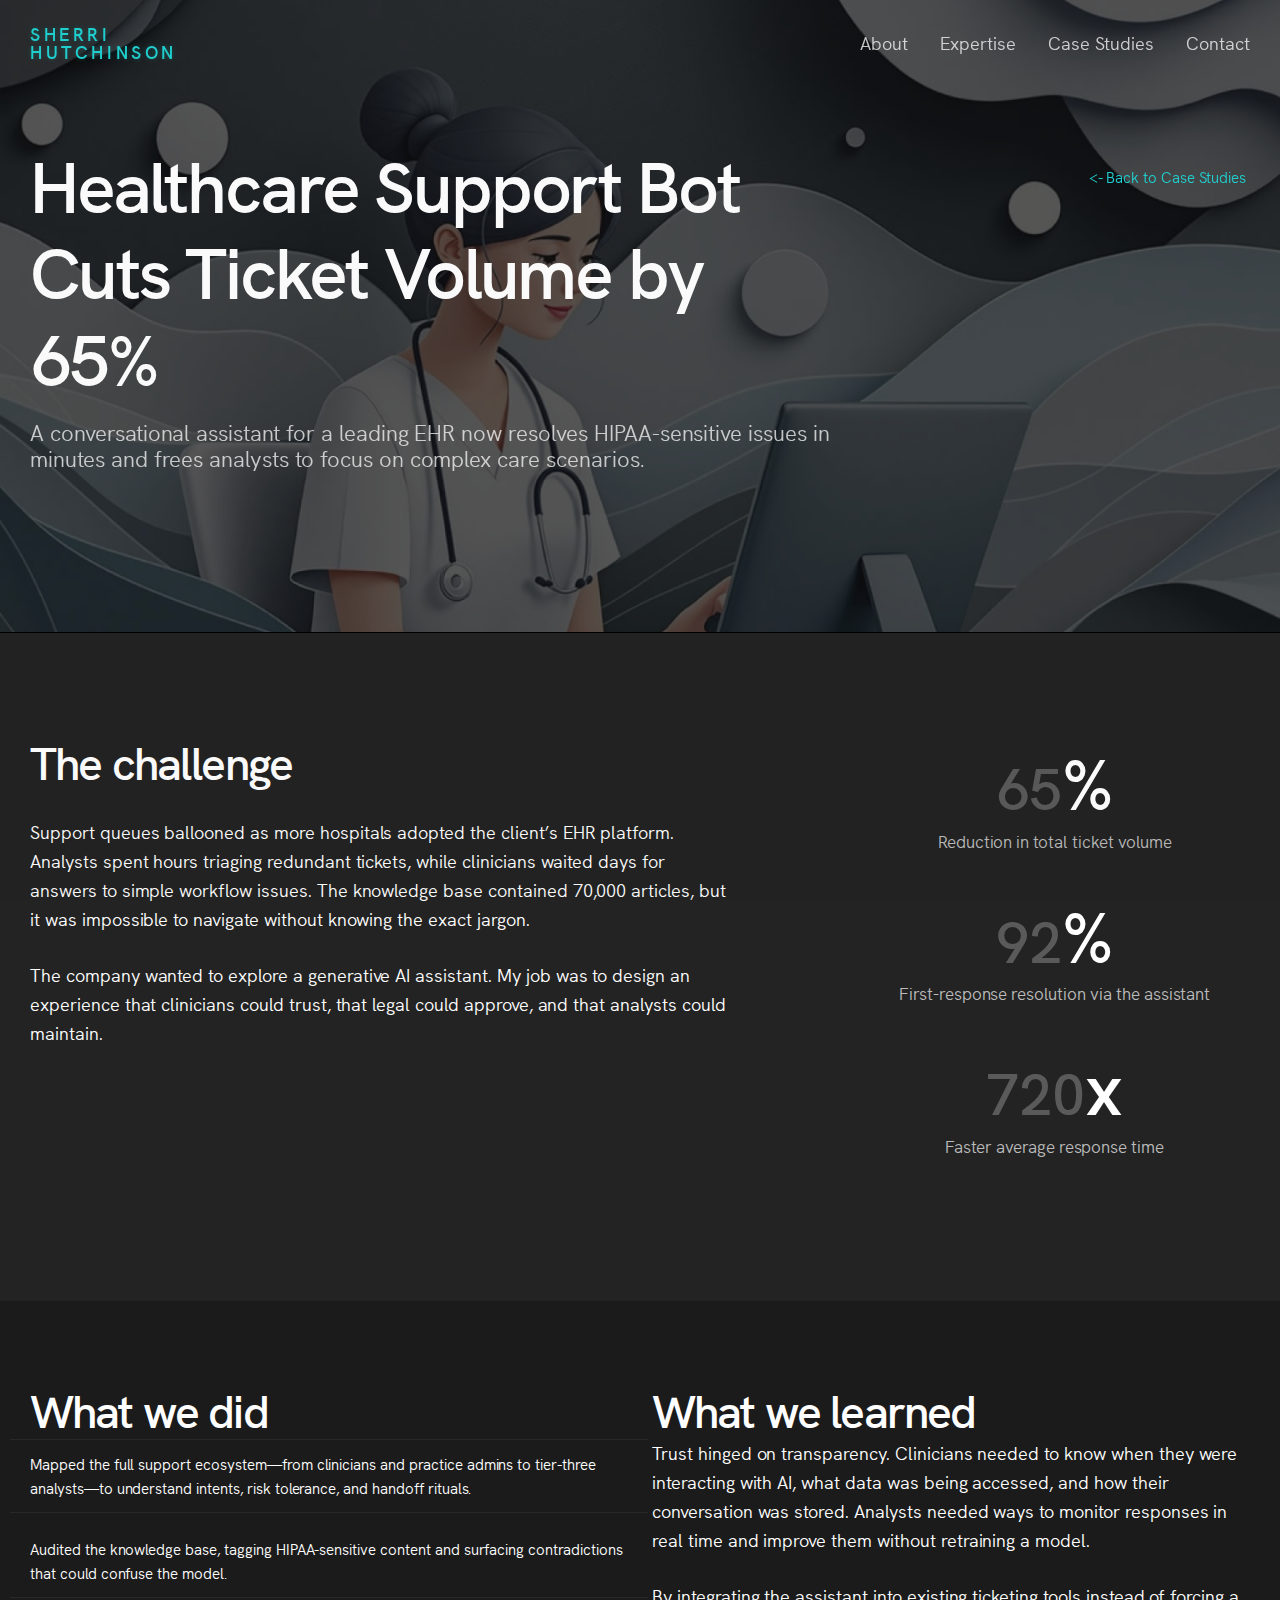
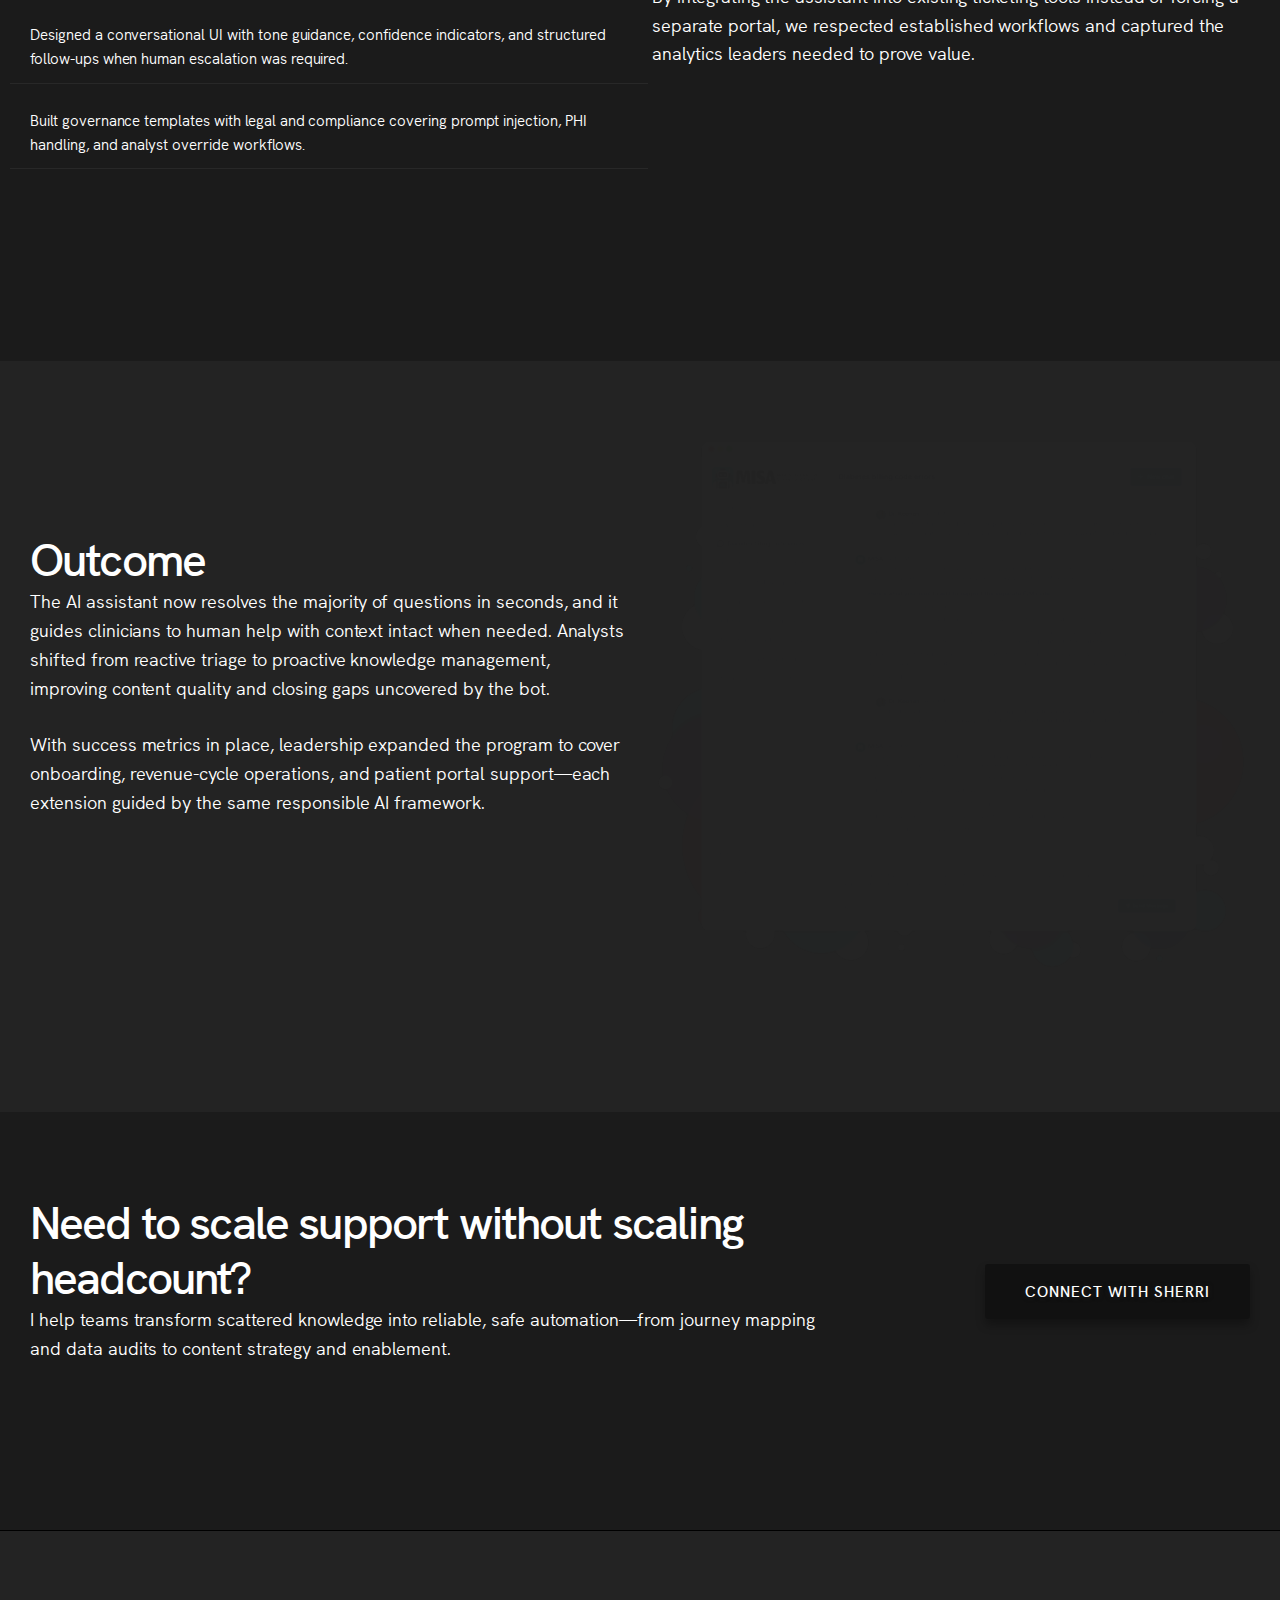
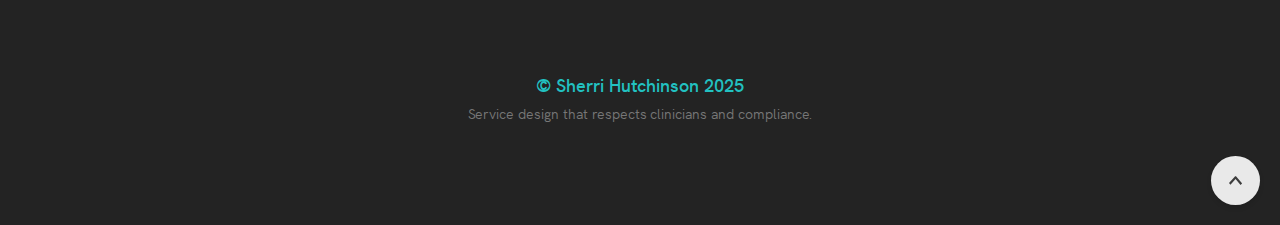
<file: healthcare-support-bot.html>
<!DOCTYPE html>
<html lang="en">
    <head>
    <title>Healthcare Support Bot Cuts Ticket Volume by 65% | Case Study | Sherri Hutchinson</title>
    <meta charset="utf-8">
    <meta name="description" content="How Sherri Hutchinson partnered with clinicians and analysts to design a responsible AI support assistant that resolves HIPAA-sensitive requests in minutes and scales institutional knowledge.">

    <!-- Open Graph Tags -->
    <meta property="og:title" content="Healthcare Support Bot Cuts Ticket Volume by 65% | Sherri Hutchinson">
    <meta property="og:description" content="Design story: transforming 70,000 help-center articles into a conversational assistant with guardrails, faster resolutions, and measurable adoption.">
    <meta property="og:type" content="article">
    <meta property="og:locale" content="en_US">

    <!-- Additional Meta Tags -->
    <meta name="keywords" content="healthcare support bot, responsible AI, HIPAA compliance, conversational design, service design, case study">

    <!-- Schema Markup -->
    <script type="application/ld+json">
    {
        "@context": "https://schema.org",
        "@type": "CaseStudy",
        "name": "Healthcare Support Bot Cuts Ticket Volume by 65%",
        "description": "Sherri Hutchinson led the research, experience strategy, and AI guardrails for a conversational assistant that dramatically reduced support volume for a leading EHR.",
        "author": {
            "@type": "Person",
            "name": "Sherri Hutchinson"
        },
        "industry": "Healthcare Technology",
        "result": [
            "65% reduction in support tickets",
            "92% first-response resolution",
            "720x faster average response time"
        ]
    }
    </script>

    <!--[if IE]><meta http-equiv='X-UA-Compatible' content='IE=edge,chrome=1'><![endif]-->
    <meta name="viewport" content="width=device-width, initial-scale=1.0" />

    <!-- Favicons -->
    <link rel="shortcut icon" href="images/favicon.png">

    <!-- CSS -->
    <link rel="stylesheet" href="css/bootstrap.min.css">
    <link rel="stylesheet" href="css/style.css">
    <link rel="stylesheet" href="css/style-responsive.css">
    <link rel="stylesheet" href="css/vertical-rhythm.min.css">
    <link rel="stylesheet" href="css/magnific-popup.css">
    <link rel="stylesheet" href="css/owl.carousel.css">
    <link rel="stylesheet" href="css/animate.min.css">
    <link rel="stylesheet" href="css/splitting.css">

    </head>
    <body class="appear-animate case-study">

    <!-- Page Loader -->
    <div class="page-loader dark">
        <div class="loader">Loading...</div>
    </div>
    <!-- End Page Loader -->

    <!-- Skip to Content -->
    <a href="#main" class="btn skip-to-content">Skip to Content</a>
    <!-- End Skip to Content -->

    <!-- Page Wrap -->
    <div class="page bg-dark light-content" id="top">

        <!-- Navigation panel -->
        <nav class="main-nav dark transparent stick-fixed wow-menubar">
            <div class="full-wrapper relative clearfix">

                <!-- Logo ( * your text or image into link tag *) -->
                <div class="nav-logo-wrap local-scroll">
                    <a href="index.html" class="logo morphing-text">
                        <!-- <img src="images/logo-white.png" alt="ZeroNova" width="188" height="37" /> -->
                        <span class="logo-text">SHERRI HUTCHINSON</span>
                    </a>
                </div>

                <!-- Mobile Menu Button -->
                <div class="mobile-nav" role="button" tabindex="0">
                    <i class="fa fa-bars"></i>
                    <span class="sr-only">Menu</span>
                </div>

                <!-- Main Menu -->
                <div class="inner-nav desktop-nav">
                    <ul class="clearlist scroll-nav local-scroll">
                        <li><a href="index.html#about">About</a></li>
                        <li><a href="index.html#services">Expertise</a></li>
                        <li><a href="index.html#work">Case Studies</a></li>
                        <li><a href="index.html#contact">Contact</a></li>
                    </ul>
                </div>
                <!-- End Main Menu -->
            </div>
        </nav>
        <!-- End Navigation panel -->

        <main id="main">
            <!-- Home Section -->
            <section class="page-section bg-dark-alfa-70 pt-sm-100" data-background="images/portfolio/ai-bot-header.jpg">
                <div class="container relative">

                    <div class="row">

                        <div class="col-md-8">
                            <div class="wow fadeInUpShort" data-wow-delay=".1s">
                                <h1 class="hs-line-7 mb-20 mb-xs-10">Healthcare Support Bot Cuts Ticket Volume by 65%</h1>
                            </div>
                            <div class="wow fadeInUpShort" data-wow-delay=".2s">
                                <p class="hs-line-6 opacity-075 mb-20 mb-xs-0">
                                    A conversational assistant for a leading EHR now resolves HIPAA-sensitive issues in minutes and frees analysts to focus on complex care scenarios.
                                </p>
                            </div>
                        </div>

                        <div class="col-md-4 mt-30 wow fadeInUpShort" data-wow-delay=".1s">
                            <div class="mod-breadcrumbs text-end">
                                <a href="index.html#work"><- Back to Case Studies</a>&nbsp;
                            </div>
                        </div>

                    </div>

                </div>
            </section>
            <!-- End Home Section -->
            <!-- Divider -->
            <hr class="mt-0 mb-0 white morphing-bg" />
            <!-- End Divider -->

            <!-- Challenge Section -->
            <section class="page-section bg-dark-lighter light-content pt-100 pt-sm-50 pb-sm-10">
                <div class="container relative">

                    <div class="row align-items-start">
                        <div class="col-lg-7 mb-40">
                            <h2 class="section-title mb-30">The challenge</h2>
                            <p>Support queues ballooned as more hospitals adopted the client’s EHR platform. Analysts spent hours triaging redundant tickets, while clinicians waited days for answers to simple workflow issues. The knowledge base contained 70,000 articles, but it was impossible to navigate without knowing the exact jargon.</p>
                            <p>The company wanted to explore a generative AI assistant. My job was to design an experience that clinicians could trust, that legal could approve, and that analysts could maintain.</p>
                        </div>
                        <div class="col-lg-4 offset-lg-1">
                            <div class="radial-progress mb-30">
                                <div class="counter-item">
                                    <div class="count-number"><span class="count">65</span>%</div>
                                    <div class="count-descr">
                                        <span class="count-title">Reduction in total ticket volume</span>
                                    </div>
                                </div>
                            </div>
                            <div class="radial-progress mb-30">
                                <div class="counter-item">
                                    <div class="count-number"><span class="count">92</span>%</div>
                                    <div class="count-descr">
                                        <span class="count-title">First-response resolution via the assistant</span>
                                    </div>
                                </div>
                            </div>
                            <div class="radial-progress">
                                <div class="counter-item">
                                    <div class="count-number"><span class="count">720</span>x</div>
                                    <div class="count-descr">
                                        <span class="count-title">Faster average response time</span>
                                    </div>
                                </div>
                            </div>
                        </div>
                    </div>

                </div>
            </section>
            <!-- End Challenge Section -->

            <!-- Approach Section -->
            <section class="page-section bg-dark light-content pt-80 pt-sm-50">
                <div class="container relative">
                    <div class="row">
                        <div class="col-lg-6 mb-40">
                            <h3 class="section-title">What we did</h3>
                            <ul class="sf-list pr-list">
                                <li>Mapped the full support ecosystem—from clinicians and practice admins to tier-three analysts—to understand intents, risk tolerance, and handoff rituals.</li>
                                <li>Audited the knowledge base, tagging HIPAA-sensitive content and surfacing contradictions that could confuse the model.</li>
                                <li>Designed a conversational UI with tone guidance, confidence indicators, and structured follow-ups when human escalation was required.</li>
                                <li>Built governance templates with legal and compliance covering prompt injection, PHI handling, and analyst override workflows.</li>
                            </ul>
                        </div>
                        <div class="col-lg-6 mb-40">
                            <h3 class="section-title">What we learned</h3>
                            <p>Trust hinged on transparency. Clinicians needed to know when they were interacting with AI, what data was being accessed, and how their conversation was stored. Analysts needed ways to monitor responses in real time and improve them without retraining a model.</p>
                            <p>By integrating the assistant into existing ticketing tools instead of forcing a separate portal, we respected established workflows and captured the analytics leaders needed to prove value.</p>
                        </div>
                    </div>
                </div>
            </section>
            <!-- End Approach Section -->

            <!-- Outcomes Section -->
            <section class="page-section bg-dark-lighter light-content pt-80 pt-sm-50">
                <div class="container relative">
                    <div class="row align-items-center">
                        <div class="col-lg-6 mb-40">
                            <h3 class="section-title">Outcome</h3>
                            <p>The AI assistant now resolves the majority of questions in seconds, and it guides clinicians to human help with context intact when needed. Analysts shifted from reactive triage to proactive knowledge management, improving content quality and closing gaps uncovered by the bot.</p>
                            <p>With success metrics in place, leadership expanded the program to cover onboarding, revenue-cycle operations, and patient portal support—each extension guided by the same responsible AI framework.</p>
                        </div>
                        <div class="col-lg-6">
                            <img src="images/portfolio/ai-bot_desktop.png" alt="Screens from the healthcare support assistant" class="img-responsive wow fadeInUpShort" data-wow-delay=".1s">
                        </div>
                    </div>
                </div>
            </section>
            <!-- End Outcomes Section -->

            <!-- CTA Section -->
            <section class="page-section bg-dark light-content pt-80 pt-sm-60">
                <div class="container relative">
                    <div class="row align-items-center">
                        <div class="col-lg-8 mb-sm-40">
                            <h3 class="section-title">Need to scale support without scaling headcount?</h3>
                            <p>I help teams transform scattered knowledge into reliable, safe automation—from journey mapping and data audits to content strategy and enablement.</p>
                        </div>
                        <div class="col-lg-4 text-lg-end">
                            <a href="index.html#contact" class="btn btn-mod btn-w btn-large btn-round morphing-bg">Connect with Sherri</a>
                        </div>
                    </div>
                </div>
            </section>
            <!-- End CTA Section -->

            <!-- Divider -->
            <hr class="mt-0 mb-0 white morphing-bg" />
            <!-- End Divider -->

        </main>

        <!-- Footer -->
        <footer class="page-section bg-dark-lighter light-content footer pb-100 pb-sm-50">
            <div class="container">


                <!-- Footer Text -->
                <div class="footer-text">

                    <!-- Copyright -->
                    <div class="footer-copy">
                        <a href="index.html">© Sherri Hutchinson 2025</a>
                    </div>
                    <!-- End Copyright -->

                    <div class="footer-made">
                        Service design that respects clinicians and compliance.
                    </div>

                </div>
                <!-- End Footer Text -->

             </div>

             <!-- Top Link -->
             <div class="local-scroll">
                 <a href="#top" class="link-to-top"><i class="link-to-top-icon"></i><span class="sr-only">Scroll to top</span></a>
             </div>
             <!-- End Top Link -->

        </footer>
        <!-- End Footer -->

    </div>
    <!-- End Page Wrap -->


    <!-- JS -->
    <script src="js/jquery.min.js"></script>
    <script src="js/jquery.easing.1.3.js"></script>
    <script src="js/bootstrap.bundle.min.js"></script>
    <script src="js/SmoothScroll.js"></script>
    <script src="js/jquery.scrollTo.min.js"></script>
    <script src="js/jquery.localScroll.min.js"></script>
    <script src="js/jquery.viewport.mini.js"></script>
    <script src="js/jquery.parallax-1.1.3.js"></script>
    <script src="js/jquery.fitvids.js"></script>
    <script src="js/owl.carousel.min.js"></script>
    <script src="js/isotope.pkgd.min.js"></script>
    <script src="js/imagesloaded.pkgd.min.js"></script>
    <script src="js/jquery.magnific-popup.min.js"></script>
    <script src="js/masonry.pkgd.min.js"></script>
    <script src="js/jquery.lazyload.min.js"></script>
    <script src="js/wow.min.js"></script>
    <script src="js/morphext.js"></script>
    <script src="js/all.js"></script>
    <script src="js/contact-form.js"></script>
    <script src="js/jquery.ajaxchimp.min.js"></script>
    <script src="js/objectFitPolyfill.min.js"></script>
    <script src="js/splitting.min.js"></script>

    </body>
</html>
</file>
<file: css/style.css>
@charset "utf-8";
/*------------------------------------------------------------------

-------------------------------------------------------------------*/

/*------------------------------------------------------------------
[Table of contents]

1. Fonts
    1.1. Font Awesome
    1.2. Font HK Grotesk
2. Common styles
3. Page loader
4. Typography
5. Buttons
6. Forms fields
7. Home sections
    7.1. Header common styles
    7.2. Scroll down icon
    7.3. HTML5 BG VIdeo
    7.4. Section edge svg
    7.5. Fullwidth gallery
    7.6. Split background
    7.7. Float Images
    7.8. Typed text
    7.9. Headings styles
8. Custom appear animation
    8.1. Extra styles for animate.css
9. Classic menu bar
    9.1. Logo (in navigation panel)
    9.2. Desktop nav
    9.3. Mobile nav
    9.4. Dark panel style
10. Sections styles
    10.1. Common
11. Services
12. Alternative services
13. Team
14. Features
15. Alt features
16. Counters
17. Portfolio
    17.1. Works filter
    17.2. Works grid
    17.3. Works full view
18. Banner section
19. Call action 1 section
20. Call action 2 section
21. Call action 3 section
22. Work process
23. Testimonial
    23.1. Logotypes
24. Post previews (news section)
25. Newsletter
26. Contact section
    26.1. Contact form
27. Footer
28. Blog
    28.1. Pagination
    28.2. Comments
    28.3. Sidebar
29. Shop
30. Pricing
31. Shortcodes
    31.1. Lightbox Modal
    31.2. Owl Carousel
    31.3. Tabs
    31.4. Tabs minimal
    31.5. Tabs Alternative
    31.6. Alert messages
    31.7. Accordion
    31.8. Toggle
    31.9. Progress bars
    31.10. Font Awesome icons examples
    31.11. Iconmonstr icons examples
32. Intro page
33. Skip to Content Link
34. Morphext


/* ==============================
   Fonts
   ============================== */
  
  /*
   * Font Awesome
   */
  
  @import "all.min.css";
  
  /*
   * Font HK Grotesk
   */

@font-face {
    font-family: 'HK_Grotesk';
    src: url('../webfonts/hkgrotesk-regular-webfont.woff2') format('woff2'),
         url('../webfonts/hkgrotesk-regular-webfont.woff') format('woff');
    font-weight: normal;
    font-style: normal;
    font-display: swap;
}
@font-face {
    font-family: 'HK_Grotesk_alt';
    src: url('../webfonts/hkgrotesk-regular-webfont-alt.woff2') format('woff2'),
         url('../webfonts/hkgrotesk-regular-webfont-alt.woff') format('woff');
    font-weight: 400;
    font-style: normal;
    font-display: swap;
}
@font-face {
    font-family: 'HK_Grotesk';
    src: url('../webfonts/hkgrotesk-italic-webfont.woff2') format('woff2'),
         url('../webfonts/hkgrotesk-italic-webfont.woff') format('woff');
    font-weight: 400;
    font-style: italic;
    font-display: swap;
}
@font-face {
    font-family: 'HK_Grotesk';
    src: url('../webfonts/hkgrotesk-semibold-webfont.woff2') format('woff2'),
         url('../webfonts/hkgrotesk-semibold-webfont.woff') format('woff');
    font-weight: 600;
    font-style: normal;
    font-display: swap;
}


/* ==============================
   Common styles
   ============================== */
:root{
    scroll-behavior: auto;
    --font-global: HK_Grotesk, arial, sans-serif;
    --font-global-alt: HK_Grotesk_alt, arial, sans-serif;
}
html{
    overflow-y: scroll;
    -ms-overflow-style: scrollbar;
}
html, body{
    height: 100%;
    -webkit-font-smoothing: antialiased;
    -moz-osx-font-smoothing: grayscale;
    text-rendering: optimizeLegibility;    
}

iframe{
    border: none;
}
a, b, div, ul, li{
    -webkit-tap-highlight-color: rgba(0,0,0,0); 
    -webkit-tap-highlight-color: transparent; 
    -moz-outline-: none;
}
a:focus:not(.focus-visible),
a:active,
section:focus,
div:active,
div:focus{
    -moz-outline: none;
    outline: none;
}
a:focus.focus-visible,
button:focus.focus-visible,
div:focus.focus-visible{
    -moz-outline: 2px dotted #36a367 !important;
    outline: 2px dotted #36a367 !important;
    outline-offset: 0 !important;
}

img:not([draggable]), embed, object, video{
    max-width: 100%;
    height: auto;
}

.min-height-80vh{
    min-height: 80vh;
}
.min-height-90vh{
    min-height: 90vh;
}
.min-height-100vh{
    min-height: 100vh;
    min-height: calc(var(--vh, 1vh) * 100);
}
.align-center{ text-align:center !important; }
.align-left{ text-align:left !important;}
.align-right{ text-align:right !important; }
.left{float:left !important;}
.right{float:right !important;}
.bg-position-top{background-position-y: top!important;}
.bg-position-bottom{background-position-y: bottom!important;}
.relative{position:relative;}
.hidden{display:none;}
.inline-block{display:inline-block;}
.overflow-hidden{overflow:hidden;}
.white{ color: #fff !important; }
.gray{ color: #757575 !important; }
.light-content .gray{ color: #bbb !important; }
.black{ color: #111 !important; }
.color{ color: #f1273c !important; }
.image-fullwidth img{
    width: 100%;
    height: auto;
}
.opacity-01{ opacity: .1; }
.opacity-015{ opacity: .15; }
.opacity-02{ opacity: .2; }
.opacity-025{ opacity: .25; }
.opacity-03{ opacity: .3; }
.opacity-035{ opacity: .35; }
.opacity-04{ opacity: .4; }
.opacity-045{ opacity: .45; }
.opacity-05{ opacity: .5; }
.opacity-055{ opacity: .55; }
.opacity-06{ opacity: .6; }
.opacity-065{ opacity: .65; }
.opacity-07{ opacity: .7; }
.opacity-075{ opacity: .75; }
.opacity-08{ opacity: .8; }
.opacity-085{ opacity: .85; }
.opacity-09{ opacity: .9; }
.opacity-095{ opacity: .95; }
.opacity-1{ opacity: 1; }
.stick-fixed{
    position: fixed !important;
    top: 0;
    left: 0;
}
.round{
    -webkit-border-radius: 3px !important;
    -moz-border-radius: 3px !important;
    border-radius: 3px !important;
}

::-moz-selection{ color: #fff; background:#000; }
::-webkit-selection{ color: #fff;    background:#000; }
::selection{ color: #fff;    background:#000; }

.animate, .animate *{
    -webkit-transition: all 0.27s cubic-bezier(0.000, 0.000, 0.580, 1.000);
    transition: all 0.27s cubic-bezier(0.000, 0.000, 0.580, 1.000);
}
.no-animate{    
    -webkit-transition-property: none !important;
    -moz-transition-property: none !important;
    -o-transition-property: none !important;
    transition-property: none !important; 
}
.clearlist, .clearlist li {
    list-style: none;
    padding: 0;
    margin: 0;
    background: none;
}

.full-wrapper {
    margin: 0 2%;
}
.container{
    max-width: 1318px;
    padding: 0 30px;
}


/* ==============================
   Page loader
   ============================== */

.page-loader{
    display:block;
    width: 100%;
    height: 100%;
    position: fixed;
    top: 0;
    left: 0;
    background: #fefefe;
    z-index: 100000; 
}

.loader{
    width: 50px;
    height: 50px;
    position: absolute;
    top: 50%;
    left: 50%;
    margin: -25px 0 0 -25px;
    font-size: 10px;
    text-indent: -12345px;
    border-top: 1px solid rgba(0,0,0, 0.15);
    border-right: 1px solid rgba(0,0,0, 0.15);
    border-bottom: 1px solid rgba(0,0,0, 0.15);
    border-left: 1px solid rgba(0,0,0, .55);
  
    -webkit-border-radius: 50%;
    -moz-border-radius: 50%;
    border-radius: 50%;
  
    -webkit-animation: spinner 700ms infinite linear;
    -moz-animation: spinner 700ms infinite linear;
    -ms-animation: spinner 700ms infinite linear;
    -o-animation: spinner 700ms infinite linear;
    animation: spinner 700ms infinite linear;
    
    will-change: transform;
  
    z-index: 100001;
}

.page-loader.dark{
    background: #111;   
}

.page-loader.dark .loader{
    border-top: 1px solid rgba(255,255,255, 0.15);
    border-right: 1px solid rgba(255,255,255, 0.15);
    border-bottom: 1px solid rgba(255,255,255, 0.15);
    border-left: 1px solid rgba(255,255,255, .5);
  
    -webkit-border-radius: 50%;
    -moz-border-radius: 50%;
    border-radius: 50%;
  
    -webkit-animation: spinner 700ms infinite linear;
    -moz-animation: spinner 700ms infinite linear;
    animation: spinner 700ms infinite linear;
  
    z-index: 100001;
}

@-webkit-keyframes spinner {
  0% {
    -webkit-transform: rotate(0deg);
    -moz-transform: rotate(0deg);
    transform: rotate(0deg);
  }

  100% {
    -webkit-transform: rotate(360deg);
    -moz-transform: rotate(360deg);
    transform: rotate(360deg);
  }
}

@-moz-keyframes spinner {
  0% {
    -webkit-transform: rotate(0deg);
    -moz-transform: rotate(0deg);
    transform: rotate(0deg);
  }

  100% {
    -webkit-transform: rotate(360deg);
    -moz-transform: rotate(360deg);
    transform: rotate(360deg);
  }
}

@keyframes spinner {
  0% {
    -webkit-transform: rotate(0deg);
    -moz-transform: rotate(0deg);
    transform: rotate(0deg);
  }

  100% {
    -webkit-transform: rotate(360deg);
    -moz-transform: rotate(360deg);
    transform: rotate(360deg);
  }
}



/* ==============================
   Typography
   ============================== */

body{
    color: #111;
    font-family: var(--font-global);
    font-size: 18px;
    font-weight: 400; /*500*/ 
    letter-spacing: -0.00208em;
    line-height: 1.61;    
}

a{
    color: #111;
    text-decoration: underline;
    -webkit-transition: color 0.1s cubic-bezier(0.000, 0.000, 0.580, 1.000);
    transition: color 0.1s cubic-bezier(0.000, 0.000, 0.580, 1.000);
}
a:hover{
    color: #555;
    text-decoration: underline;
}
b, strong{
    font-weight: 600;
}
mark{
    position: relative;
    padding: 0;
    color: inherit;
    background-color: transparent;
    background-image: linear-gradient(90deg,rgba(17,17,17,.1) 0,rgba(17,17,17,.1) 100%);
    background-repeat: no-repeat;
    background-size: 100% .3em;
    background-position: 0 110%;
}
.light-content mark{
    background-image: linear-gradient(90deg,rgba(255,255,255,.2) 0,rgba(255,255,255,.2) 100%);
}
.small,
small{
    font-weight: 400; /*500*/ 
}
h1,h2,h3,h4,h5,h6,
.h1,.h2,.h3,.h4,.h5,.h6{
    margin-bottom: 1em;
    font-weight: 600;
    line-height: 1.2;   
}

h1, .h1{
    margin-bottom: 0.5em;
    font-size: 3.25rem;
    letter-spacing: -0.04em;
}
h2, .h2{
    margin-bottom: 0.5em;
    font-size: 2.875rem;
    letter-spacing: -0.04em;
}
h3, .h3{
    margin-bottom: 0.7em;
    font-size: 2.17rem;
    letter-spacing: -0.04em;
}
h4, .h4{
    font-size: 1.5rem;
    letter-spacing: -0.04em;
}
h5, .h5{
    font-size: 1.25rem;
}
h6, .h6{
    font-size: 1rem;
    font-weight: 700;
}
p{
    margin: 0 0 1.5em 0;
}
ul, ol{
    margin: 0 0 1.5em 0;
}
blockquote{
    margin: 0 0 3em 0;
    padding: 0;
    border: none;
    background: none;
    font-style: normal;
    letter-spacing: -0.02em;
    line-height: 1.6;
    font-weight: 600;
    padding-left: 5%;
    border-left: 2px solid #dc3545;
}
blockquote p{
    position: relative;
    margin-bottom: 1em;
    font-size: 26px;
    font-style: normal;
    letter-spacing: -0.02em;
    line-height: 1.6;
}
blockquote footer{
    margin-top: -10px;
    font-size: 15px;
    font-weight: 400; /*500*/ 
}
dl dt{
    font-weight: 600;
}
pre{
    background-color: #f9f9f9;
    border-color: #ddd;

}
hr{
    background-color: #000;
    opacity: .1;
}
hr.white{
    /* squash
    background: linear-gradient(
        to left,
        #E8295B 0%,
        #8C32A5 25%,
        #22D3D3 50%,
        #3661B8 75%,
        #E8295B 100%
    );
    background-size: 300% 100%;
    animation: rainbow 45s linear infinite;*/
    opacity:1;
}

.uppercase{
    text-transform: uppercase;
    letter-spacing: 0.0454545em;
}
.serif{
    font-family: "Times New Roman", Times, serif;
    font-style: italic;
    font-weight: normal;
}
.normal{
    font-weight: normal;
}
.strong{
    font-weight: 700 !important;
}
.lead{
    margin: 1em 0 2em 0;
    font-size: 140%;
    font-weight: 400; /*500*/ 
    letter-spacing: -0.02em;
    line-height: 1.6;
}
.lead-alt{
    font-size: 46px;
    font-weight: 600;
    line-height: 1.196;
    letter-spacing: -0.04em;
}
.text{        
    font-size: 16px;
    color: #5f5f5f;
    line-height: 1.8;
}
.text h1,
.text h2,
.text h3,
.text h4,
.text h5,
.text h6{
    color: #111;
}
.light-content .text{
    font-weight: 400;
    color: #fff;
}
.light-content .text h1,
.light-content .text h2,
.light-content .text h3,
.light-content .text h4,
.light-content .text h5,
.light-content .text h6{
    color: #fff;
}
.dropcap{
    float: left;
    font-size: 3em;
    line-height: 1;
    padding: 2px 8px 2px 0;    
}
.table-bordered th,
.table-bordered td{
    border-color: #e0e0e0;
}
.light-content table{
    color: #fff;
    border-color: #333;
}
.light-content .table-bordered th,
.light-content .table-bordered td{
    border-color: #333;
}
.light-content .table-striped tbody tr:nth-of-type(odd){
    background-color: rgba(255,255,255, .05);
    color: #fff;
}

.highlight pre{
    border: 1px solid #eaeaea;
    background: #fcfcfc;
    color: #555;
    
    -webkit-border-radius: 3px;
    -moz-border-radius: 3px;
    border-radius: 3px;
}
.light-content .highlight pre{
    border-color: transparent;
    background-color: #282828;
    color: #bbb;
}

.big-icon{
    display: block;
    width: 90px;
    height: 90px;
    margin: 0 auto 20px;
    border: 3px solid #111;
    text-align: center;
    line-height: 81px;
    font-size: 32px;
    color: #111;
    
    -webkit-border-radius: 50%;
    -moz-border-radius: 50%;
    border-radius: 50%;
    
    -webkit-transition: all 0.27s cubic-bezier(0.000, 0.000, 0.580, 1.000);
    transition: all 0.27s cubic-bezier(0.000, 0.000, 0.580, 1.000);
}
.big-icon .fa-play{
    position: relative;
    left: 4px;
}
.big-icon-link{
    display: inline-block;
    text-decoration: none;
    -webkit-transform: scale(1.0001);
    transform: scale(1.0001);
}
.big-icon-link:hover .big-icon{
    -webkit-transition:0 none !important;
    transition:0 none !important;  
}
.big-icon-link:hover .big-icon{
    -webkit-transform: scale(1.05);
    transform: scale(1.05);    
}
.big-icon-link:active .big-icon{
    -webkit-transform: scale(0.99);
    transform: scale(0.99);
}
.big-icon-link:hover{
    text-decoration: none;
}
.light-content .big-icon{
    color: #fff;
    border-color: #fff;
}


/* ==============================
   Buttons
   ============================== */
  
.btn-mod,
a.btn-mod{
    -webkit-box-sizing: border-box;
    -moz-box-sizing: border-box;
    box-sizing: border-box;
    padding: 3px 13px 4px;
    color: #fff;
    background: rgba(17,17,17, .9);
    border: 2px solid transparent;
    font-size: 12px;
    font-weight: 600;
    text-transform: uppercase;
    text-decoration: none;
    letter-spacing: .065em;
    border-radius: 0;
    -webkit-transition: all 0.2s cubic-bezier(0.000, 0.000, 0.580, 1.000);
    transition: all 0.2s cubic-bezier(0.000, 0.000, 0.580, 1.000);
    /* squash this
    background: linear-gradient(
        to right,
        #3661B8 0%,
        #8C32A5 33%,
        #22D3D3 66%,
        #3661B8 100%
    );
    background-size: 300% 100%;
    animation: rainbow 65s linear infinite;*/
    transition: all 0.2s ease-in-out;
    box-shadow: 0px 6px 10px #0000004d
}
.btn-mod:hover,
.btn-mod:focus,
a.btn-mod:hover,
a.btn-mod:focus{
    background: #8c32a5;
    color: #fff;
    text-decoration: none;
    outline: none;
}
.btn-mod:active{
    cursor: pointer !important;
    outline: none !important;
}
.btn-hover-up:hover{
    -webkit-transform: translateY(-2px);
    transform: translateY(-2px);
}

.btn-mod.btn-small{
    height: auto;
    padding: 7px 17px 8px;
    font-size: 12px;
    letter-spacing: 1px;
} 
.btn-mod.btn-medium{
    height: auto;
    padding: 11px 37px 12px;
    font-size: 14px;
} 
.btn-mod.btn-large{
    height: auto;
    padding: 14px 38px 15px;
    font-size: 15px;
} 

.btn-mod.btn-glass{
    color: rgba(255,255,255, .75);
    background: rgba(0,0,0, .40);
}
.btn-mod.btn-glass:hover,
.btn-mod.btn-glass:focus{
    color: rgba(255,255,255, 1);
    background: rgba(0,0,0, 1);
}

.btn-mod.btn-border{
    color: #151515;
    border: 2px solid #151515;
    background: transparent;
}
.btn-mod.btn-border:hover,
.btn-mod.btn-border:focus{
    color: #fff;
    border-color: transparent;
    background: #000;
}

.btn-mod.btn-border-c{
    color: #f1273c;
    border: 2px solid #f1273c;
    background: transparent;
}
.btn-mod.btn-border-c:hover,
.btn-mod.btn-border-c:focus{
    color: #fff;
    border-color: transparent;
    background: #f1273c;
}

.btn-mod.btn-border-w{
    color: #fff;
    border: 2px solid rgba(255,255,255, .75);
    background: transparent;
}
.btn-mod.btn-border-w:hover,
.btn-mod.btn-border-w:focus{
    color: #111;
    border-color: transparent;
    background: #fff;
    box-shadow: 0 5px 7px 0 rgba(0, 0, 0, 0.2);
}

.btn-mod.btn-w{
    color: #fff;
    text-decoration: none;
    text-shadow: 0px 0px 5px #1d1d1d;
}

/*
.btn-mod.btn-w{
    color: #fff;
    text-decoration: none;
    text-shadow: 0px 0px 5px #1d1d1d;
    background: linear-gradient(
        to right,
        #E8295B 0%,
        #8C32A5 25%,
        #22D3D3 50%,
        #3661B8 75%,
        #E8295B 100%
    );
    background-size: 300% 100%;
    animation: rainbow 65s linear infinite;
    transition: all 0.2s ease-in-out;
}
.btn-mod.btn-w:hover,
.btn-mod.btn-w:focus{
    color: #fff;
    background: #8C32A5;
    box-shadow: 0 5px 7px 0 rgba(0, 0, 0, 0.2);
}
*/

.btn-mod.btn-w-color{
    color: #f1273c;
    background: #fff;
}
.btn-mod.btn-w-color:hover,
.btn-mod.btn-w-color:focus{
    color: #151515;
    background: #fff;
}

.btn-mod.btn-gray{
    color: #707070;
    background: #e5e5e5;
}
.btn-mod.btn-gray:hover,
.btn-mod.btn-gray:focus{
    color: #333;
    background: #d5d5d5;
}

.btn-mod.btn-color{
    color: #fff;
    background: #f1273c;
}
.btn-mod.btn-color:hover,
.btn-mod.btn-color:focus{
    color: #fff;
    background: #f1273c;
    opacity: .85;
}

.btn-mod.btn-circle{
    -webkit-border-radius: 30px;
    -moz-border-radius: 30px;
    border-radius: 30px;
}
.btn-mod.btn-round{
    border-radius: 3px;
}
.btn-icon{
    position: relative;
    border: none;
    overflow: hidden;
}
.btn-icon.btn-small{
    overflow: hidden;
}
.btn-icon > span{
    width: 100%;
    height: 50px;
    line-height: 50px;
    margin-top: -25px;
    position: absolute;
    top: 50%;
    left: 0;
    color: #777;
    font-size: 48px;
    opacity: .2;
    
    -webkit-transition: all 0.2s cubic-bezier(0.000, 0.000, 0.580, 1.000);
    transition: all 0.2s cubic-bezier(0.000, 0.000, 0.580, 1.000);
}
.btn-icon:hover > span{
    opacity: 0;
    
    -webkit-transform: scale(2);
    -moz-transform: scale(2);
    transform: scale(2);
}
.btn-icon > span.white{
    color: #fff;
}
.btn-icon > span.black{
    color: #000;
}
.btn-full{
    width: 100%;
}


/* ==============================
   Forms fields
   ============================== */

.form input[type="text"],
.form input[type="email"],
.form input[type="number"],
.form input[type="url"],
.form input[type="search"],
.form input[type="tel"],
.form input[type="password"],
.form input[type="date"],
.form input[type="color"],
.form select{
    display: inline-block;
    height: 27px;
    vertical-align: middle;
    font-size: 13px;
    font-weight: 400;
    color: #757575;
    border: 1px solid rgba(0,0,0, .24);
    padding-top: 0;
    padding-bottom: 3px;
    padding-left: 7px;
    padding-right: 7px;
    border-radius: 0;
    box-shadow: none;
    
    -moz-box-sizing: border-box;
    -webkit-box-sizing: border-box;
    box-sizing: border-box;
    
    -webkit-transition: all 0.2s cubic-bezier(0.000, 0.000, 0.580, 1.000);  
    transition: all 0.2s cubic-bezier(0.000, 0.000, 0.580, 1.000);
    
    -webkit-appearance: none;
    appearance: none;
}
.form select:not([multiple]){
    padding-right: 24px !important;
    background-image: url('data:image/svg+xml;utf8,<svg xmlns="http://www.w3.org/2000/svg" xmlns:xlink="http://www.w3.org/1999/xlink" width="9px" height="5px"><path fill-rule="evenodd" fill="rgb(17, 17, 17)" d="M8.886,0.631 L8.336,0.117 C8.263,0.049 8.178,0.015 8.083,0.015 C7.988,0.015 7.903,0.049 7.830,0.117 L4.506,3.155 L1.183,0.117 C1.109,0.049 1.025,0.015 0.930,0.015 C0.834,0.015 0.750,0.049 0.677,0.117 L0.127,0.631 C0.053,0.699 0.017,0.778 0.017,0.867 C0.017,0.956 0.053,1.035 0.127,1.103 L4.253,4.892 C4.327,4.960 4.411,4.994 4.506,4.994 C4.602,4.994 4.686,4.960 4.759,4.892 L8.886,1.103 C8.959,1.035 8.996,0.956 8.996,0.867 C8.996,0.778 8.959,0.699 8.886,0.631 L8.886,0.631 Z"/></svg>');
    background-repeat: no-repeat;
    background-position: right 8px center;
    background-size: 9px 5px;    
}
.form select[multiple]{
    height: auto;
}
.form input[type="text"]:hover,
.form input[type="email"]:hover,
.form input[type="number"]:hover,
.form input[type="url"]:hover,
.form input[type="search"]:hover,
.form input[type="tel"]:hover,
.form input[type="password"]:hover,
.form input[type="date"]:hover,
.form input[type="color"]:hover,
.form select:hover{
    border-color: rgba(0,0,0, .38);
}
.form input[type="text"]:focus,
.form input[type="email"]:focus,
.form input[type="number"]:focus,
.form input[type="url"]:focus,
.form input[type="search"]:focus,
.form input[type="tel"]:focus,
.form input[type="password"]:focus,
.form input[type="date"]:focus,
.form input[type="color"]:focus,
.form select:focus{
    color: #111;
    border-color: rgba(0,0,0, .7);
    box-shadow: 0 0 3px rgba(0,0,0, .3);
    outline: none;
}
.light-content input[type="text"],
.light-content input[type="email"],
.light-content input[type="number"],
.light-content input[type="url"],
.light-content input[type="search"],
.light-content input[type="tel"],
.light-content input[type="password"],
.light-content input[type="date"],
.light-content input[type="color"],
.light-content select,
.light-content input[type="text"]:hover,
.light-content input[type="email"]:hover,
.light-content input[type="number"]:hover,
.light-content input[type="url"]:hover,
.light-content input[type="search"]:hover,
.light-content input[type="tel"]:hover,
.light-content input[type="password"]:hover,
.light-content input[type="date"]:hover,
.light-content input[type="color"]:hover,
.light-content select:hover,
.light-content input[type="text"]:focus,
.light-content input[type="email"]:focus,
.light-content input[type="number"]:focus,
.light-content input[type="url"]:focus,
.light-content input[type="search"]:focus,
.light-content input[type="tel"]:focus,
.light-content input[type="password"]:focus,
.light-content input[type="date"]:focus,
.light-content input[type="color"]:focus,
.light-content select:focus{
    border-color: #fff;
}
.form input[type="text"].input-lg,
.form input[type="email"].input-lg,
.form input[type="number"].input-lg,
.form input[type="url"].input-lg,
.form input[type="search"].input-lg,
.form input[type="tel"].input-lg,
.form input[type="password"].input-lg,
.form input[type="date"].input-lg,
.form input[type="color"].input-lg,
.form select.input-lg{
    height: 55px;
    padding-bottom: 4px;
    padding-left: 15px;
    padding-right: 15px;
    font-size: 18px;
}
.form input[type="text"].input-md,
.form input[type="email"].input-md,
.form input[type="number"].input-md,
.form input[type="url"].input-md,
.form input[type="search"].input-md,
.form input[type="tel"].input-md,
.form input[type="password"].input-md,
.form input[type="date"].input-md,
.form input[type="color"].input-md,
.form select.input-md{
    height: 48px;
    padding-left: 13px;
    padding-right: 13px;
    font-size: 16px;
}
.form input[type="text"].input-sm,
.form input[type="email"].input-sm,
.form input[type="number"].input-sm,
.form input[type="url"].input-sm,
.form input[type="search"].input-sm,
.form input[type="tel"].input-sm,
.form input[type="password"].input-sm,
.form input[type="date"].input-sm,
.form input[type="color"].input-sm,
.form select.input-sm{
    height: 37px;
    padding-left: 10px;
    padding-right: 10px;
    font-size: 15px;
}
.form textarea{
    font-size: 13px;
    font-weight: 400;
    color: #757575;
    border-color: rgba(0,0,0, .24);
    padding: 0 7px;
    outline: none;
    
    -webkit-box-shadow: none;
    -moz-box-shadow: none;
    box-shadow: none;
    
    -webkit-border-radius: 0;
    -moz-border-radius: 0;
    border-radius: 0;
    
    -webkit-appearance: none;
    appearance: none;
}
.form textarea:hover{
    border-color: rgba(0,0,0, .38);
}
.form textarea:focus{
    color: #111;
    border-color: rgba(0,0,0, .7);
    box-shadow: 0 0 3px rgba(0,0,0, .3);
}
.light-content textarea,
.light-content textarea:hover,
.light-content textarea:focus{
    border-color: #fff;
}
.form textarea.input-lg{
    padding: 12px 15px;
    font-size: 18px;
}
.form textarea.input-md{
    padding: 8px 13px;
    font-size: 16px;
    
}
.form textarea.input-sm{
    padding: 5px 10px;
    font-size: 15px;
}
.form label{
    display: inline-block;
    margin-bottom: .5rem;
    font-size: 20px;
    font-weight: 600;
    text-align: left;
    width: 100%;
}
.form .form-group{
    margin-bottom: 10px;
}

.form input.error{
    border-color: #f1273c;
}
.form div.error{
    margin-top: 20px;
    padding: 13px 20px;
    text-align: center;
    background: rgba(228,25,25, .75);
    color: #fff;
    border-radius: 3px;
}
.form div.error a,
.form div.error a:hover{
    color: #fff;
}
.form div.success{
    margin-top: 20px;
    padding: 13px 20px;
    text-align: center;
    background: rgba(50,178,95, .75);
    color: #fff;
    border-radius: 3px;
}

.form-tip{
    font-size: 14px;
    color: #757575;
}
.form-tip .fa{
    font-size: 12px;
}
.light-content .form-tip{
    color: #bbb;
    text-align: left;

}


/* ==============================
   Home sections
   ============================== */
  
/*
 * Header common styles
 */

.home-section{
    width: 100%;
    display: block;    
    position: relative;
    overflow: hidden;
    background-repeat: no-repeat;
    background-attachment: fixed;
    background-position: center center;
    -webkit-background-size: cover;
    -moz-background-size: cover;
    -o-background-size: cover;
    background-size: cover;
}

/* Home content */

.home-content{
    width: 100%;
    position: relative;
    text-align: center;
}

/*
 * Scroll down icon
 */

@-webkit-keyframes scroll-down-anim {
    0%{ -webkit-transform: translateY(-3px); }
    50%{ -webkit-transform: translateY(3px); }
    100%{ -webkit-transform: translateY(-3px); }
}
@keyframes scroll-down-anim {
    0%{ transform: translateY(-3px); }
    50%{ transform: translateY(3px); }
    100%{ transform: translateY(-3px); }
}

.scroll-down-wrap{
    position: absolute;
    bottom: 13px;
    left: 50%;
    width: 48px;
    height: 48px;
    margin-left: -24px;    
}
.scroll-down{
    display: block;
    width: 100%;
    height: 100%;
    text-decoration: none;
    opacity: .9;
    -webkit-transition: all 500ms cubic-bezier(0.250, 0.460, 0.450, 0.940); 
    transition: all 500ms cubic-bezier(0.250, 0.460, 0.450, 0.940);    
    -webkit-animation: scroll-down-anim 1.15s infinite;
    animation: scroll-down-anim 1.15s infinite; 
}
.scroll-down:before{
    display: block;
    content: "";
    width: 33px;
    height: 33px;
    margin: -17px 0 0 -17px;
    position: absolute;
    top: 50%;
    left: 50%;
    background: #fff;
    border-radius: 50%;    
    box-shadow: 0 3px 5px 0 rgba(0, 0, 0, 0.1);
    
    -webkit-transition: all 500ms cubic-bezier(0.250, 0.460, 0.450, 0.940); 
    transition: all 500ms cubic-bezier(0.250, 0.460, 0.450, 0.940);
    
    z-index: 1;
}
.scroll-down:hover:before{
    opacity: .8;
    box-shadow: 0 5px 7px 0 rgba(0, 0, 0, 0.26);
}
.scroll-down-icon{
    display: block;
    width: 13px;
    height: 9px;
    margin-left: -7px;
    margin-top: -3px;
    position: absolute;
    left: 50%;
    top: 50%;  
    background: url('data:image/svg+xml;utf8,<svg xmlns="http://www.w3.org/2000/svg" xmlns:xlink="http://www.w3.org/1999/xlink" width="13px" height="9px"><path fill-rule="evenodd" fill="rgb(17, 17, 17)" d="M13.004,1.626 L6.780,9.003 L6.304,8.474 L6.133,8.664 L-0.004,1.955 L1.453,0.335 L6.550,5.905 L11.536,-0.005 L13.004,1.626 Z"/></svg>');
    background-repeat: no-repeat;
    z-index: 2;
}

/*
 * HTML5 BG VIdeo
 */

.bg-video-wrapper{
    position: absolute;
    width: 100%;
    height: 100%;
    top: 0px;
    left: 0px;
}
.bg-video-overlay{
    position: absolute;
    width: 100%;
    height: 100%;
    top: 0px;
    left: 0px;
}
.bg-video-wrapper > video{
    position: absolute;
    top: 0;
    left: 0;
    min-width: 100%;
    min-height: 100%;
    object-fit: cover;
} 
a.bg-video-button-muted{
    display:block;
    width: 1em;
    height: 1em;
    position: absolute;
    bottom: 20px;
    left: 20px;    
    font-size: 28px;
    line-height: 1;
    color: #fff;  
    opacity: .75;    
    z-index: 1000;
}

/*
 * Section edge svg
 */

.edge-top-figure{
    width: 100%;
    position: absolute;
    top: 0;
    left: 0;
}
.edge-top-figure svg{
    width: 100%;
}
.edge-bottom-figure{
    width: 100%;
    position: absolute;
    bottom: 0;
    left: 0;
}
.edge-bottom-figure svg{
    width: 100%;
}

/*
 * Fullwidth gallery
 */

.fullwidth-gallery-wrapper{
    position: absolute;
    top: 0;
    left: 0;
    width: 100%;
}
.fullwidth-galley-content{
    position: relative;
    z-index: 25;
}

/*
 * Split background
 */

.split-background{
    position: absolute;
    top: 0;
    right: 0;
    width: 45.187%;
    height: 100%;
    background: #f5f5f5;
}
.light-content .split-background{
    background: #232323;
} 

/*
 * Float Images
 */

.float-images{
    position: absolute;
    top: 0;
    left: 0;
    width: 100%;
    height: 100%;
}
.float-images-1{
    position: absolute;
    top: 8.1875vw;
    left: 15.0625vw;
    width: 14.3125vw;
}
.float-images-2{
    position: absolute;
    bottom: 0;
    left: 3.125vw;
    width: 14.3125vw;
}
.float-images-3{
    position: absolute;
    bottom: 40.33333vh;
    right: 14vw;
    width: 10.6875vw;
}
.float-images-4{
    position: absolute;
    bottom: 18vh;
    right: 3.125vw;
    width: 14.3125vw;
}

/*
 * Typed text
 */

.typewrite .wrap:after{
    -webkit-animation: blink 0.7s infinite;
    -moz-animation: blink 0.7s infinite;
    animation: blink 0.7s infinite;
}
@-webkit-keyframes blink{
	0% { opacity:1; }
	50% { opacity:0; }
	100% { opacity:1; }
}
@-moz-keyframes blink{
	0% { opacity:1; }
	50% { opacity:0; }
	100% { opacity:1; }
}
@keyframes blink{
	0% { opacity:1; }
	50% { opacity:0; }
	100% { opacity:1; }
}

/* 
 * Headings styles
 */

.hs-wrap{
    max-width: 570px;
    margin: 0 auto;
    padding: 47px 30px 53px;
    position: relative;
    text-align: center;   
    border: 1px solid rgba(255,255,255, .5);
}

.hs-line-1{
    margin-top: 0;
    font-size: 94px;
    font-weight: 600;
    letter-spacing: -0.009375em;
}
.hs-line-2{
    margin-top: 0;
    font-size: 80px;
    font-weight: 600;
    letter-spacing: -0.03em;
    line-height: 1.3;
}
.hs-line-3{
    margin-top: 0;
    font-size: 22px;
    line-height: 1.4;
    font-weight: 600;
    text-transform: uppercase;
    letter-spacing: 0.0454545em;
}
.hs-line-4{
    margin-top: 0;
    font-size: 26px;
    line-height: 1.4;
    font-weight: 400;    
}
.hs-line-5{
    margin-top: 0;
    font-size: 74px;
    font-weight: 600;
    letter-spacing: -0.03em;
    line-height: 1.2;
}
.hs-line-6{
    margin-top: 0;
    font-family: var(--font-global-alt);
    font-size: 22px;
    font-weight: 400;
    line-height: 1.2;
}
.hs-line-7{
    margin-top: 0;
    font-size: 72px;
    font-weight: 600;
    line-height: 1.2;
    letter-spacing: -0.03em;
}
.hs-line-8{
    margin-top: 0;
    font-size: 25px;
    font-weight: 400;
    line-height: 1.3;
}
.hs-line-9{
    margin-top: 0;
    font-size: 92px;
    letter-spacing: -0.03em;
    line-height: 1.3;
}
.hs-line-10{
    margin-top: 0;
    font-size: 20px;
    font-weight: 600;
}
.hs-line-11{
    margin-top: 0;
    font-size: 30px;
    font-weight: 400;
}
.hs-line-12{
    margin-top: 0;
    font-size: 87px;
    font-weight: 600;
    line-height: 1.2;
    letter-spacing: -0.02em;
}
.hs-line-13{
    margin-top: 0;
    font-size: 96px;
    font-weight: 400;
}
.hs-line-14{
    margin-top: 0;
    font-size: 48px;
    font-weight: 400;
    line-height: 1.4;
}
.hs-line-15{
    margin-top: 0;
    font-size: 36px;
    font-weight: 400;
    line-height: 1.3;
}


/* ==============================
   Custom appear animation
   ============================== */

.appear-animate .wordsAnimIn .word{
    opacity: 0;
    -webkit-transform: translateY(1em) scale(.75) skew(-5deg) rotate(7deg);
    transform: translateY(1em) scale(.75) skew(-5deg) rotate(7deg);
    -webkit-transform-origin: 0 50%;
    transform-origin: 0 50%;
    -webkit-transition: all 0.5s cubic-bezier(0, 0.55, 0.45, 1);
    transition: all 0.5s cubic-bezier(0, 0.55, 0.45, 1);
    transition-delay: calc( 0.05s * var(--word-index) );
}
html:not(.mobile) .appear-animate .wordsAnimIn .word{
    will-change: opacity, transform;
}
@media print{
    .appear-animate .wordsAnimIn .word{
        opacity: 1 !important;
        -webkit-transform: none !important;
        transform: none !important;
    }
}
.wordsAnimIn.animated .word,
.mobile .wordsAnimIn .word{
    opacity: 1;
    -webkit-transform: translateY(0) scale(1) skew(0) rotate(0);
    transform: translateY(0) scale(1) skew(0) rotate(0);
}
.appear-animate .wordsAnimLongIn .word{
    opacity: 0;
    -webkit-transform: translateY(.5em);
    transform: translateY(.5em);
    -webkit-transition: all 2.5s cubic-bezier(0, 0.55, 0.45, 1);
    transition: all 2.5s cubic-bezier(0, 0.55, 0.45, 1);
    -webkit-transition-delay: calc( 0.3s * var(--word-index) );
    transition-delay: calc( 0.3s * var(--word-index) );
}
html:not(.mobile) .appear-animate .wordsAnimLongIn .word{
    will-change: opacity, transform;
}
@media print{
    .appear-animate .wordsAnimLongIn .word{
        opacity: 1 !important;
        -webkit-transform: none !important;
        transform: none !important;
    }
}
.wordsAnimLongIn.animated .word,
.mobile .wordsAnimLongIn .word{
    opacity: 1;
    -webkit-transform: translateY(0);
    transform: translateY(0);
}
.appear-animate .linesAnimIn .word{
    opacity: 0;
    -webkit-backface-visibility: hidden;
    backface-visibility: hidden;
    -webkit-transform: translateY(60px) translateZ(0) scale(1.0) rotate(0.02deg);   
    transform: translateY(60px) translateZ(0) scale(1.0) rotate(0.02deg);
    -webkit-transform-origin: 0 50%;
    transform-origin: 0 50%;
    -webkit-transition: all 1s cubic-bezier(0, 0.55, 0.45, 1);
    transition: all 1s cubic-bezier(0, 0.55, 0.45, 1);
    -webkit-transition-delay: calc( 0.1s * var(--line-index) );
    transition-delay: calc( 0.1s * var(--line-index) );
}
html:not(.mobile) .appear-animate .linesAnimIn .word{
    will-change: opacity, transform;
}
@media print{
    .appear-animate .linesAnimIn .word{
        opacity: 1 !important;
        -webkit-transform: none !important;
        transform: none !important;
    }
}
.linesAnimIn.animated .word,
.mobile .linesAnimIn .word{
    opacity: 1;   
    -webkit-transform: translateY(0) translateZ(0) scale(1.0) rotate(0.02deg);
    transform: translateY(0) translateZ(0) scale(1.0) rotate(0.02deg);
}

/*
 * Extra styles for animate.css
 */

.wow,
.wow-menubar,
.wow-p{
    opacity: 0.01;    
}
html:not(.mobile) .wow,
html:not(.mobile) .wow-menubar,
html:not(.mobile) .wow-p{
    will-change: opacity, transform;
}
.appear-animate .wow.scaleOutIn{
    opacity: 1;
    -webkit-transform: scale(1.2);
    transform: scale(1.2);
}
.appear-animate .wow.animated,
.appear-animate .wow.scaleOutIn.animated,
.appear-animate .wow-p.amimated,
.appear-animate .wow-menubar.animated,
.mobile .appear-animate .wow,
.mobile .appear-animate .wow-menubar,
.mobile .appear-animate .wow-p{
    opacity: 1;
    -webkit-transform: scale(1.0);
    transform: scale(1.0);
}
@media print{
    .wow,
    .wow.scaleOutIn,
    .wow-menubar,
    .wow-p{
        opacity: 1 !important;
        -webkit-transform: none !important;
        transform: none !important;
        -webkit-animation: none !important;
        animation: none !important;
    }
}
.fadeInDownShort, .fadeInUpShort, .scalexIn, .fadeScaleIn, 
.fadeScaleOutIn, .fadeScaleOutInShort,
.backInDown, .backInLeft, .backInRight, .backInUp,
.bounceIn, .bounceInDown, .bounceInLeft, .bounceInRight, .bounceInUp, 
.fadeIn, .fadeInDown, .fadeInDownBig, .fadeInLeft, .fadeInLeftBig, 
.fadeInRight, .fadeInRightBig, .fadeInUp, .fadeInUpBig, .fadeInTopLeft,
.fadeInTopRight, .fadeInBottomLeft, .fadeInBottomRight, .flipInX, .flipInY,
.lightSpeedInRight, .lightSpeedInLeft, .rotateIn, .rotateInDownLeft,
.rotateInDownRight, .rotateInUpLeft, .rotateInUpRight, .jackInTheBox, 
.rollIn, .zoomIn, .zoomInDown, .zoomInLeft, .zoomInRight, .zoomInUp{
    -webkit-backface-visibility: hidden;
    backface-visibility: hidden;    
    -webkit-transform: translateZ(0);
    transform: translateZ(0);
}
@keyframes fadeInDownShort{
    0%{
        opacity: 0;
        -webkit-transform: translate3d(0,-37px,0);
        transform: translate3d(0,-37px,0)
    }
    to{
        opacity: 1;
        -webkit-transform: translate3d(0,0,0);
        transform: translate3d(0,0,0);
    }
}
.fadeInDownShort{
    -webkit-animation-name: fadeInDownShort;
    animation-name: fadeInDownShort
}
@keyframes fadeInUpShort{
    0%{
        opacity: 0;
        -webkit-transform: translate3d(0,37px,0);
        transform: translate3d(0,37px,0);
    }
    to{
        opacity: 1;
        -webkit-transform: translate3d(0,0,0);
        transform: translate3d(0,0,0);
    }
}
.fadeInUpShort{
    -webkit-animation-name: fadeInUpShort;
    animation-name: fadeInUpShort;
    
}
@keyframes scalexIn{
    0%{
        opacity: 0;
        -webkit-transform: scaleX(0);
        transform: scaleX(0);
        -webkit-transform-origin: left center;
        transform-origin: left center;        
    }
    to{
        opacity: 1;
        -webkit-transform: scaleX(1);
        transform: scaleX(1);
        -webkit-transform-origin: left center;
        transform-origin: left center;
    }
}
.scalexIn{
    -webkit-animation-name: scalexIn;
    animation-name: scalexIn;
}
@keyframes fadeScaleIn{
    0%{
        opacity: 0;
        -webkit-transform: scale(.975) rotate(0.1deg);
        transform: scale(.975) rotate(0.1deg);   
    }
    to{
        opacity: 1;
        -webkit-transform: scale(1.001) rotate(0);
        transform: scale(1.00) rotate(0);
    }
}
.fadeScaleIn{
    -webkit-animation-name: fadeScaleIn;
    animation-name: fadeScaleIn;
}
@keyframes scaleOutIn{
    0%{
        -webkit-transform: scale(1.2);
        transform: scale(1.2);      
    }
    to{
        -webkit-transform: scale(1.0);
        transform: scale(1.0);
    }
}
.scaleOutIn{
    -webkit-animation-name: scaleOutIn;
    animation-name: scaleOutIn;
}
@keyframes fadeScaleOutIn{
    0%{
        opacity: 0;
        -webkit-transform: scale(1.5);
        transform: scale(1.5);      
    }
    to{
        opacity: 1;
        -webkit-transform: scale(1);
        transform: scale(1);
    }
}
.fadeScaleOutIn{
    -webkit-animation-name: fadeScaleOutIn;
    animation-name: fadeScaleOutIn;
}
@keyframes fadeScaleOutInShort{
    0%{
        opacity: 0;
        -webkit-transform: scale(1.1);
        transform: scale(1.1);      
    }
    to{
        opacity: 1;
        -webkit-transform: scale(1);
        transform: scale(1);
    }
}
.fadeScaleOutInShort{
    -webkit-animation-name: fadeScaleOutInShort;
    animation-name: fadeScaleOutInShort;
}


/* ==============================
   Classic menu bar
   ============================== */


/*
 * Logo (in navigation panel)
 */

.nav-logo-wrap{
    float: left;
    margin-right: 20px;
}
.nav-logo-wrap .logo{
    display: flex;
    align-items: center;
    max-width: 188px;
    height: 85px;
    -webkit-transition: all 0.2s cubic-bezier(0.000, 0.000, 0.580, 1.000);
    transition: all 0.2s cubic-bezier(0.000, 0.000, 0.580, 1.000);
}
.nav-logo-wrap .logo img{
    width: auto;
    max-height: 80%;
}
.nav-logo-wrap .logo .logo-text{
    font-size: 18px;
    font-weight: 700;
    letter-spacing: 0.2em;
    text-transform: uppercase;
    color: #ffffff;
    display: inline-block;
    line-height: 1;
}
.main-nav.dark .logo .logo-text{
    color: #ffffff;
}
.main-nav.dark.stick-fixed .logo .logo-text,
.main-nav.light .logo .logo-text{
    color: inherit;
}
.nav-logo-wrap .logo:before,
.nav-logo-wrap .logo:after{
    display: none;
}
.logo,
a.logo:hover{
    font-size: 18px;
    font-weight: 600 !important;
    text-decoration: none;
    color: rgba(0,0,0, .9);
}

/*
 * Desktop nav
 */

.main-nav{
    width: 100%;
    height: 85px !important;
    position: relative;
    top: 0;
    left: 0;
    text-align: left;
    background: rgba(255,255,255, .99);
    box-shadow: 0 3px 15px 0 rgba(0, 0, 0, 0.05);
    z-index: 1030;
    
    -webkit-transition: all 0.2s cubic-bezier(0.000, 0.000, 0.580, 1.000);
    transition: all 0.2s cubic-bezier(0.000, 0.000, 0.580, 1.000);
}
.main-nav.sticky{
    position: -webkit-sticky;
    position: sticky;
    top: 0;
}
.small-height{
    height: 65px !important;
}
.small-height .inner-nav ul li a,
.mobile-cart.small-height{
    height: 65px !important;
    line-height: 62px !important;
}
.inner-nav{
    display: inline-block;
    position: relative;
    float: right;
}
.inner-nav ul{
    float: right;
    margin: auto;
    font-size: 18px;
    font-weight: 400;
    text-align: center;
    letter-spacing: 0;
    line-height: 1.3;
}
.inner-nav ul li {
    float: left;
    margin-left: 35px;
    position: relative;
}
.inner-nav ul li a{
    color: #555;
    display: inline-block;
    -moz-box-sizing: border-box;
    -webkit-box-sizing: border-box;
    box-sizing: border-box;
    text-decoration: none; 
    -webkit-transition: all 0.2s cubic-bezier(0.000, 0.000, 0.580, 1.000);   
    transition: all 0.2s cubic-bezier(0.000, 0.000, 0.580, 1.000);
}
.inner-nav ul li a:hover,
.inner-nav ul li a.active{
    color: #111;
    opacity: 1;
    text-decoration: none;
}
.inner-nav ul li a .fa-sm{
    width: 20px;
    font-size: 14px;
    text-align: center;
}
.inner-nav ul li a .btn{
    margin-top: -0.587em;
}
.body-scrolled .inner-nav ul li a,
.js-no-transparent-white .inner-nav ul li a{
    color: #555;
    opacity: 1;
}
.body-scrolled .inner-nav ul li a:hover,
.body-scrolled .inner-nav ul li a.active,
.js-no-transparent-white .inner-nav ul li a:hover,
.js-no-transparent-white .inner-nav ul li a.active{
    color: #000;
}
.main-nav-icon-search{
    display: inline-block;
    width: 14px; 
    height: 14px;
    position: relative;
    top: 0.05em;
    opacity: .9;
    background: url('data:image/svg+xml;utf8,<svg xmlns="http://www.w3.org/2000/svg" xmlns:xlink="http://www.w3.org/1999/xlink" width="14px" height="14px"><path fill-rule="evenodd" fill="rgb(85, 85, 85)" d="M5.924,9.690 C4.886,9.690 3.998,9.321 3.261,8.583 C2.523,7.846 2.154,6.958 2.154,5.920 C2.154,4.882 2.523,3.995 3.261,3.257 C3.998,2.520 4.886,2.150 5.924,2.150 C6.961,2.150 7.849,2.520 8.587,3.257 C9.324,3.995 9.693,4.882 9.693,5.920 C9.693,6.958 9.324,7.846 8.587,8.583 C7.849,9.321 6.961,9.690 5.924,9.690 ZM13.690,12.164 L10.804,9.278 C11.500,8.273 11.848,7.154 11.848,5.920 C11.848,5.118 11.692,4.351 11.381,3.619 C11.069,2.887 10.648,2.255 10.118,1.725 C9.588,1.195 8.957,0.775 8.225,0.464 C7.493,0.152 6.726,-0.004 5.924,-0.004 C5.121,-0.004 4.354,0.152 3.622,0.464 C2.890,0.775 2.259,1.195 1.729,1.725 C1.199,2.255 0.778,2.887 0.467,3.619 C0.156,4.351 -0.000,5.118 -0.000,5.920 C-0.000,6.723 0.156,7.489 0.467,8.222 C0.778,8.954 1.199,9.584 1.729,10.114 C2.259,10.644 2.890,11.065 3.622,11.377 C4.354,11.688 5.121,11.844 5.924,11.844 C7.158,11.844 8.277,11.496 9.281,10.800 L12.167,13.679 C12.369,13.892 12.622,13.998 12.925,13.998 C13.216,13.998 13.469,13.892 13.682,13.679 C13.895,13.465 14.002,13.213 14.002,12.921 C14.002,12.624 13.898,12.371 13.690,12.164 L13.690,12.164 Z"/></svg>');
    -webkit-transition: all 0.27s cubic-bezier(0.000, 0.000, 0.580, 1.000);
    transition: all 0.27s cubic-bezier(0.000, 0.000, 0.580, 1.000);
}
.main-nav:not(.dark, .mobile-on) .inner-nav ul li a:hover .main-nav-icon-search,
.main-nav:not(.dark, .mobile-on) .inner-nav ul li a.active .main-nav-icon-search{
    background: url('data:image/svg+xml;utf8,<svg xmlns="http://www.w3.org/2000/svg" xmlns:xlink="http://www.w3.org/1999/xlink" width="14px" height="14px"><path fill-rule="evenodd" fill="rgb(17, 17, 17)" d="M5.924,9.690 C4.886,9.690 3.998,9.321 3.261,8.583 C2.523,7.846 2.154,6.958 2.154,5.920 C2.154,4.882 2.523,3.995 3.261,3.257 C3.998,2.520 4.886,2.150 5.924,2.150 C6.961,2.150 7.849,2.520 8.587,3.257 C9.324,3.995 9.693,4.882 9.693,5.920 C9.693,6.958 9.324,7.846 8.587,8.583 C7.849,9.321 6.961,9.690 5.924,9.690 ZM13.690,12.164 L10.804,9.278 C11.500,8.273 11.848,7.154 11.848,5.920 C11.848,5.118 11.692,4.351 11.381,3.619 C11.069,2.887 10.648,2.255 10.118,1.725 C9.588,1.195 8.957,0.775 8.225,0.464 C7.493,0.152 6.726,-0.004 5.924,-0.004 C5.121,-0.004 4.354,0.152 3.622,0.464 C2.890,0.775 2.259,1.195 1.729,1.725 C1.199,2.255 0.778,2.887 0.467,3.619 C0.156,4.351 -0.000,5.118 -0.000,5.920 C-0.000,6.723 0.156,7.489 0.467,8.222 C0.778,8.954 1.199,9.584 1.729,10.114 C2.259,10.644 2.890,11.065 3.622,11.377 C4.354,11.688 5.121,11.844 5.924,11.844 C7.158,11.844 8.277,11.496 9.281,10.800 L12.167,13.679 C12.369,13.892 12.622,13.998 12.925,13.998 C13.216,13.998 13.469,13.892 13.682,13.679 C13.895,13.465 14.002,13.213 14.002,12.921 C14.002,12.624 13.898,12.371 13.690,12.164 L13.690,12.164 Z"/></svg>');
}
.main-nav-icon-cart{
    display: inline-block;
    width: 16px; 
    height: 14px;
    position: relative;
    top: 0.05em;
    opacity: .9;
    background: url('data:image/svg+xml;utf8,<svg xmlns="http://www.w3.org/2000/svg" xmlns:xlink="http://www.w3.org/1999/xlink" width="16px" height="14px"><path fill-rule="evenodd" fill="rgb(85, 85, 85)" d="M4.917,11.453 C4.584,11.453 4.295,11.579 4.052,11.831 C3.808,12.083 3.686,12.382 3.686,12.727 C3.686,13.071 3.808,13.370 4.052,13.621 C4.295,13.873 4.584,14.000 4.917,14.000 C5.250,14.000 5.539,13.873 5.782,13.621 C6.026,13.370 6.148,13.071 6.148,12.727 C6.148,12.382 6.026,12.083 5.782,11.831 C5.539,11.579 5.250,11.453 4.917,11.453 ZM13.533,11.453 C13.200,11.453 12.912,11.579 12.668,11.831 C12.424,12.083 12.303,12.382 12.303,12.727 C12.303,13.071 12.424,13.370 12.668,13.621 C12.912,13.873 13.200,14.000 13.533,14.000 C13.867,14.000 14.155,13.873 14.399,13.621 C14.643,13.370 14.764,13.071 14.764,12.727 C14.764,12.382 14.643,12.083 14.399,11.831 C14.155,11.579 13.867,11.453 13.533,11.453 ZM15.813,1.459 C15.691,1.333 15.546,1.271 15.380,1.271 L3.830,1.271 C3.824,1.224 3.809,1.137 3.787,1.012 C3.764,0.886 3.747,0.788 3.734,0.718 C3.721,0.648 3.696,0.563 3.657,0.460 C3.619,0.357 3.577,0.275 3.532,0.216 C3.487,0.157 3.425,0.105 3.345,0.062 C3.264,0.019 3.173,-0.003 3.071,-0.003 L0.609,-0.003 C0.442,-0.003 0.298,0.061 0.176,0.186 C0.054,0.313 -0.007,0.461 -0.007,0.634 C-0.007,0.806 0.054,0.956 0.176,1.082 C0.298,1.207 0.442,1.271 0.609,1.271 L2.571,1.271 L4.273,9.454 C4.260,9.487 4.210,9.586 4.124,9.748 C4.037,9.910 3.968,10.044 3.917,10.146 C3.865,10.248 3.814,10.368 3.763,10.504 C3.712,10.639 3.686,10.744 3.686,10.818 C3.686,10.989 3.747,11.139 3.869,11.265 C3.990,11.390 4.135,11.453 4.302,11.453 L14.149,11.453 C14.316,11.453 14.460,11.390 14.582,11.265 C14.703,11.139 14.764,10.989 14.764,10.818 C14.764,10.645 14.703,10.496 14.582,10.369 C14.460,10.244 14.316,10.180 14.149,10.180 L5.302,10.180 C5.456,9.863 5.532,9.650 5.532,9.544 C5.532,9.478 5.491,9.246 5.407,8.848 L15.447,7.635 C15.601,7.615 15.731,7.544 15.837,7.421 C15.942,7.298 15.995,7.158 15.995,6.999 L15.995,1.907 C15.995,1.735 15.934,1.586 15.813,1.459 Z"/></svg>');
    -webkit-transition: all 0.27s cubic-bezier(0.000, 0.000, 0.580, 1.000);
    transition: all 0.27s cubic-bezier(0.000, 0.000, 0.580, 1.000);
}
.main-nav:not(.dark) .inner-nav ul li a:hover .main-nav-icon-cart,
.main-nav:not(.dark) .inner-nav ul li a.active .main-nav-icon-cart{
    background: url('data:image/svg+xml;utf8,<svg xmlns="http://www.w3.org/2000/svg" xmlns:xlink="http://www.w3.org/1999/xlink" width="16px" height="14px"><path fill-rule="evenodd" fill="rgb(17, 17, 17)" d="M4.917,11.453 C4.584,11.453 4.295,11.579 4.052,11.831 C3.808,12.083 3.686,12.382 3.686,12.727 C3.686,13.071 3.808,13.370 4.052,13.621 C4.295,13.873 4.584,14.000 4.917,14.000 C5.250,14.000 5.539,13.873 5.782,13.621 C6.026,13.370 6.148,13.071 6.148,12.727 C6.148,12.382 6.026,12.083 5.782,11.831 C5.539,11.579 5.250,11.453 4.917,11.453 ZM13.533,11.453 C13.200,11.453 12.912,11.579 12.668,11.831 C12.424,12.083 12.303,12.382 12.303,12.727 C12.303,13.071 12.424,13.370 12.668,13.621 C12.912,13.873 13.200,14.000 13.533,14.000 C13.867,14.000 14.155,13.873 14.399,13.621 C14.643,13.370 14.764,13.071 14.764,12.727 C14.764,12.382 14.643,12.083 14.399,11.831 C14.155,11.579 13.867,11.453 13.533,11.453 ZM15.813,1.459 C15.691,1.333 15.546,1.271 15.380,1.271 L3.830,1.271 C3.824,1.224 3.809,1.137 3.787,1.012 C3.764,0.886 3.747,0.788 3.734,0.718 C3.721,0.648 3.696,0.563 3.657,0.460 C3.619,0.357 3.577,0.275 3.532,0.216 C3.487,0.157 3.425,0.105 3.345,0.062 C3.264,0.019 3.173,-0.003 3.071,-0.003 L0.609,-0.003 C0.442,-0.003 0.298,0.061 0.176,0.186 C0.054,0.313 -0.007,0.461 -0.007,0.634 C-0.007,0.806 0.054,0.956 0.176,1.082 C0.298,1.207 0.442,1.271 0.609,1.271 L2.571,1.271 L4.273,9.454 C4.260,9.487 4.210,9.586 4.124,9.748 C4.037,9.910 3.968,10.044 3.917,10.146 C3.865,10.248 3.814,10.368 3.763,10.504 C3.712,10.639 3.686,10.744 3.686,10.818 C3.686,10.989 3.747,11.139 3.869,11.265 C3.990,11.390 4.135,11.453 4.302,11.453 L14.149,11.453 C14.316,11.453 14.460,11.390 14.582,11.265 C14.703,11.139 14.764,10.989 14.764,10.818 C14.764,10.645 14.703,10.496 14.582,10.369 C14.460,10.244 14.316,10.180 14.149,10.180 L5.302,10.180 C5.456,9.863 5.532,9.650 5.532,9.544 C5.532,9.478 5.491,9.246 5.407,8.848 L15.447,7.635 C15.601,7.615 15.731,7.544 15.837,7.421 C15.942,7.298 15.995,7.158 15.995,6.999 L15.995,1.907 C15.995,1.735 15.934,1.586 15.813,1.459 Z"/></svg>');
}
.body-scrolled .main-nav-icon-search,
.js-no-transparent-white .main-nav-icon-search{
    background: url('data:image/svg+xml;utf8,<svg xmlns="http://www.w3.org/2000/svg" xmlns:xlink="http://www.w3.org/1999/xlink" width="14px" height="14px"><path fill-rule="evenodd" fill="rgb(85, 85, 85)" d="M5.924,9.690 C4.886,9.690 3.998,9.321 3.261,8.583 C2.523,7.846 2.154,6.958 2.154,5.920 C2.154,4.882 2.523,3.995 3.261,3.257 C3.998,2.520 4.886,2.150 5.924,2.150 C6.961,2.150 7.849,2.520 8.587,3.257 C9.324,3.995 9.693,4.882 9.693,5.920 C9.693,6.958 9.324,7.846 8.587,8.583 C7.849,9.321 6.961,9.690 5.924,9.690 ZM13.690,12.164 L10.804,9.278 C11.500,8.273 11.848,7.154 11.848,5.920 C11.848,5.118 11.692,4.351 11.381,3.619 C11.069,2.887 10.648,2.255 10.118,1.725 C9.588,1.195 8.957,0.775 8.225,0.464 C7.493,0.152 6.726,-0.004 5.924,-0.004 C5.121,-0.004 4.354,0.152 3.622,0.464 C2.890,0.775 2.259,1.195 1.729,1.725 C1.199,2.255 0.778,2.887 0.467,3.619 C0.156,4.351 -0.000,5.118 -0.000,5.920 C-0.000,6.723 0.156,7.489 0.467,8.222 C0.778,8.954 1.199,9.584 1.729,10.114 C2.259,10.644 2.890,11.065 3.622,11.377 C4.354,11.688 5.121,11.844 5.924,11.844 C7.158,11.844 8.277,11.496 9.281,10.800 L12.167,13.679 C12.369,13.892 12.622,13.998 12.925,13.998 C13.216,13.998 13.469,13.892 13.682,13.679 C13.895,13.465 14.002,13.213 14.002,12.921 C14.002,12.624 13.898,12.371 13.690,12.164 L13.690,12.164 Z"/></svg>');
}
.body-scrolled:not(.dark) .inner-nav ul li a:hover .main-nav-icon-search,
.body-scrolled:not(.dark) .inner-nav ul li a.active .main-nav-icon-search,
.js-no-transparent-white .inner-nav ul li a:hover .main-nav-icon-search,
.js-no-transparent-white .inner-nav ul li a.active .main-nav-icon-search{
    background: url('data:image/svg+xml;utf8,<svg xmlns="http://www.w3.org/2000/svg" xmlns:xlink="http://www.w3.org/1999/xlink" width="14px" height="14px"><path fill-rule="evenodd" fill="rgb(17, 17, 17)" d="M5.924,9.690 C4.886,9.690 3.998,9.321 3.261,8.583 C2.523,7.846 2.154,6.958 2.154,5.920 C2.154,4.882 2.523,3.995 3.261,3.257 C3.998,2.520 4.886,2.150 5.924,2.150 C6.961,2.150 7.849,2.520 8.587,3.257 C9.324,3.995 9.693,4.882 9.693,5.920 C9.693,6.958 9.324,7.846 8.587,8.583 C7.849,9.321 6.961,9.690 5.924,9.690 ZM13.690,12.164 L10.804,9.278 C11.500,8.273 11.848,7.154 11.848,5.920 C11.848,5.118 11.692,4.351 11.381,3.619 C11.069,2.887 10.648,2.255 10.118,1.725 C9.588,1.195 8.957,0.775 8.225,0.464 C7.493,0.152 6.726,-0.004 5.924,-0.004 C5.121,-0.004 4.354,0.152 3.622,0.464 C2.890,0.775 2.259,1.195 1.729,1.725 C1.199,2.255 0.778,2.887 0.467,3.619 C0.156,4.351 -0.000,5.118 -0.000,5.920 C-0.000,6.723 0.156,7.489 0.467,8.222 C0.778,8.954 1.199,9.584 1.729,10.114 C2.259,10.644 2.890,11.065 3.622,11.377 C4.354,11.688 5.121,11.844 5.924,11.844 C7.158,11.844 8.277,11.496 9.281,10.800 L12.167,13.679 C12.369,13.892 12.622,13.998 12.925,13.998 C13.216,13.998 13.469,13.892 13.682,13.679 C13.895,13.465 14.002,13.213 14.002,12.921 C14.002,12.624 13.898,12.371 13.690,12.164 L13.690,12.164 Z"/></svg>');
}
.body-scrolled .main-nav-icon-cart,
.js-no-transparent-white .main-nav-icon-cart{
    background: url('data:image/svg+xml;utf8,<svg xmlns="http://www.w3.org/2000/svg" xmlns:xlink="http://www.w3.org/1999/xlink" width="16px" height="14px"><path fill-rule="evenodd" fill="rgb(85, 85, 85)" d="M4.917,11.453 C4.584,11.453 4.295,11.579 4.052,11.831 C3.808,12.083 3.686,12.382 3.686,12.727 C3.686,13.071 3.808,13.370 4.052,13.621 C4.295,13.873 4.584,14.000 4.917,14.000 C5.250,14.000 5.539,13.873 5.782,13.621 C6.026,13.370 6.148,13.071 6.148,12.727 C6.148,12.382 6.026,12.083 5.782,11.831 C5.539,11.579 5.250,11.453 4.917,11.453 ZM13.533,11.453 C13.200,11.453 12.912,11.579 12.668,11.831 C12.424,12.083 12.303,12.382 12.303,12.727 C12.303,13.071 12.424,13.370 12.668,13.621 C12.912,13.873 13.200,14.000 13.533,14.000 C13.867,14.000 14.155,13.873 14.399,13.621 C14.643,13.370 14.764,13.071 14.764,12.727 C14.764,12.382 14.643,12.083 14.399,11.831 C14.155,11.579 13.867,11.453 13.533,11.453 ZM15.813,1.459 C15.691,1.333 15.546,1.271 15.380,1.271 L3.830,1.271 C3.824,1.224 3.809,1.137 3.787,1.012 C3.764,0.886 3.747,0.788 3.734,0.718 C3.721,0.648 3.696,0.563 3.657,0.460 C3.619,0.357 3.577,0.275 3.532,0.216 C3.487,0.157 3.425,0.105 3.345,0.062 C3.264,0.019 3.173,-0.003 3.071,-0.003 L0.609,-0.003 C0.442,-0.003 0.298,0.061 0.176,0.186 C0.054,0.313 -0.007,0.461 -0.007,0.634 C-0.007,0.806 0.054,0.956 0.176,1.082 C0.298,1.207 0.442,1.271 0.609,1.271 L2.571,1.271 L4.273,9.454 C4.260,9.487 4.210,9.586 4.124,9.748 C4.037,9.910 3.968,10.044 3.917,10.146 C3.865,10.248 3.814,10.368 3.763,10.504 C3.712,10.639 3.686,10.744 3.686,10.818 C3.686,10.989 3.747,11.139 3.869,11.265 C3.990,11.390 4.135,11.453 4.302,11.453 L14.149,11.453 C14.316,11.453 14.460,11.390 14.582,11.265 C14.703,11.139 14.764,10.989 14.764,10.818 C14.764,10.645 14.703,10.496 14.582,10.369 C14.460,10.244 14.316,10.180 14.149,10.180 L5.302,10.180 C5.456,9.863 5.532,9.650 5.532,9.544 C5.532,9.478 5.491,9.246 5.407,8.848 L15.447,7.635 C15.601,7.615 15.731,7.544 15.837,7.421 C15.942,7.298 15.995,7.158 15.995,6.999 L15.995,1.907 C15.995,1.735 15.934,1.586 15.813,1.459 Z"/></svg>');
}
.body-scrolled:not(.dark) .inner-nav ul li a:hover .main-nav-icon-cart,
.body-scrolled:not(.dark) .inner-nav ul li a.active .main-nav-icon-cart,
.js-no-transparent-white .inner-nav ul li a:hover .main-nav-icon-cart,
.js-no-transparent-white .inner-nav ul li a.active .main-nav-icon-cart{
    background: url('data:image/svg+xml;utf8,<svg xmlns="http://www.w3.org/2000/svg" xmlns:xlink="http://www.w3.org/1999/xlink" width="16px" height="14px"><path fill-rule="evenodd" fill="rgb(17, 17, 17)" d="M4.917,11.453 C4.584,11.453 4.295,11.579 4.052,11.831 C3.808,12.083 3.686,12.382 3.686,12.727 C3.686,13.071 3.808,13.370 4.052,13.621 C4.295,13.873 4.584,14.000 4.917,14.000 C5.250,14.000 5.539,13.873 5.782,13.621 C6.026,13.370 6.148,13.071 6.148,12.727 C6.148,12.382 6.026,12.083 5.782,11.831 C5.539,11.579 5.250,11.453 4.917,11.453 ZM13.533,11.453 C13.200,11.453 12.912,11.579 12.668,11.831 C12.424,12.083 12.303,12.382 12.303,12.727 C12.303,13.071 12.424,13.370 12.668,13.621 C12.912,13.873 13.200,14.000 13.533,14.000 C13.867,14.000 14.155,13.873 14.399,13.621 C14.643,13.370 14.764,13.071 14.764,12.727 C14.764,12.382 14.643,12.083 14.399,11.831 C14.155,11.579 13.867,11.453 13.533,11.453 ZM15.813,1.459 C15.691,1.333 15.546,1.271 15.380,1.271 L3.830,1.271 C3.824,1.224 3.809,1.137 3.787,1.012 C3.764,0.886 3.747,0.788 3.734,0.718 C3.721,0.648 3.696,0.563 3.657,0.460 C3.619,0.357 3.577,0.275 3.532,0.216 C3.487,0.157 3.425,0.105 3.345,0.062 C3.264,0.019 3.173,-0.003 3.071,-0.003 L0.609,-0.003 C0.442,-0.003 0.298,0.061 0.176,0.186 C0.054,0.313 -0.007,0.461 -0.007,0.634 C-0.007,0.806 0.054,0.956 0.176,1.082 C0.298,1.207 0.442,1.271 0.609,1.271 L2.571,1.271 L4.273,9.454 C4.260,9.487 4.210,9.586 4.124,9.748 C4.037,9.910 3.968,10.044 3.917,10.146 C3.865,10.248 3.814,10.368 3.763,10.504 C3.712,10.639 3.686,10.744 3.686,10.818 C3.686,10.989 3.747,11.139 3.869,11.265 C3.990,11.390 4.135,11.453 4.302,11.453 L14.149,11.453 C14.316,11.453 14.460,11.390 14.582,11.265 C14.703,11.139 14.764,10.989 14.764,10.818 C14.764,10.645 14.703,10.496 14.582,10.369 C14.460,10.244 14.316,10.180 14.149,10.180 L5.302,10.180 C5.456,9.863 5.532,9.650 5.532,9.544 C5.532,9.478 5.491,9.246 5.407,8.848 L15.447,7.635 C15.601,7.615 15.731,7.544 15.837,7.421 C15.942,7.298 15.995,7.158 15.995,6.999 L15.995,1.907 C15.995,1.735 15.934,1.586 15.813,1.459 Z"/></svg>');
}


/* Menu sub */

.mn-has-sub-icon{
    display: inline-block;
    width: 9px; 
    height: 5px;
    position: relative;
    top: -0.1em;
    opacity: .9;
    background: url('data:image/svg+xml;utf8,<svg xmlns="http://www.w3.org/2000/svg" xmlns:xlink="http://www.w3.org/1999/xlink" width="9px" height="5px"><path fill-rule="evenodd" fill="rgb(85, 85, 85)" d="M8.886,0.631 L8.336,0.117 C8.263,0.049 8.178,0.015 8.083,0.015 C7.988,0.015 7.903,0.049 7.830,0.117 L4.506,3.155 L1.183,0.117 C1.109,0.049 1.025,0.015 0.930,0.015 C0.834,0.015 0.750,0.049 0.677,0.117 L0.127,0.631 C0.053,0.699 0.017,0.778 0.017,0.867 C0.017,0.956 0.053,1.035 0.127,1.103 L4.253,4.892 C4.327,4.960 4.411,4.994 4.506,4.994 C4.602,4.994 4.686,4.960 4.759,4.892 L8.886,1.103 C8.959,1.035 8.996,0.956 8.996,0.867 C8.996,0.778 8.959,0.699 8.886,0.631 L8.886,0.631 Z"/></svg>');
    -webkit-transition: all 0.27s cubic-bezier(0.000, 0.000, 0.580, 1.000);
    transition: all 0.27s cubic-bezier(0.000, 0.000, 0.580, 1.000);
}
.main-nav:not(.dark, .mobile-on) .inner-nav ul li a:hover .mn-has-sub-icon,
.main-nav:not(.dark, .mobile-on) .inner-nav ul li a.active .mn-has-sub-icon{
    background-image: url('data:image/svg+xml;utf8,<svg xmlns="http://www.w3.org/2000/svg" xmlns:xlink="http://www.w3.org/1999/xlink" width="9px" height="5px"><path fill-rule="evenodd" fill="rgb(17, 17, 17)" d="M8.886,0.631 L8.336,0.117 C8.263,0.049 8.178,0.015 8.083,0.015 C7.988,0.015 7.903,0.049 7.830,0.117 L4.506,3.155 L1.183,0.117 C1.109,0.049 1.025,0.015 0.930,0.015 C0.834,0.015 0.750,0.049 0.677,0.117 L0.127,0.631 C0.053,0.699 0.017,0.778 0.017,0.867 C0.017,0.956 0.053,1.035 0.127,1.103 L4.253,4.892 C4.327,4.960 4.411,4.994 4.506,4.994 C4.602,4.994 4.686,4.960 4.759,4.892 L8.886,1.103 C8.959,1.035 8.996,0.956 8.996,0.867 C8.996,0.778 8.959,0.699 8.886,0.631 L8.886,0.631 Z"/></svg>');
}
.body-scrolled .mn-has-sub-icon,
.js-no-transparent-white .mn-has-sub-icon{
    background: url('data:image/svg+xml;utf8,<svg xmlns="http://www.w3.org/2000/svg" xmlns:xlink="http://www.w3.org/1999/xlink" width="9px" height="5px"><path fill-rule="evenodd" fill="rgb(85, 85, 85)" d="M8.886,0.631 L8.336,0.117 C8.263,0.049 8.178,0.015 8.083,0.015 C7.988,0.015 7.903,0.049 7.830,0.117 L4.506,3.155 L1.183,0.117 C1.109,0.049 1.025,0.015 0.930,0.015 C0.834,0.015 0.750,0.049 0.677,0.117 L0.127,0.631 C0.053,0.699 0.017,0.778 0.017,0.867 C0.017,0.956 0.053,1.035 0.127,1.103 L4.253,4.892 C4.327,4.960 4.411,4.994 4.506,4.994 C4.602,4.994 4.686,4.960 4.759,4.892 L8.886,1.103 C8.959,1.035 8.996,0.956 8.996,0.867 C8.996,0.778 8.959,0.699 8.886,0.631 L8.886,0.631 Z"/></svg>');
}
.body-scrolled .inner-nav ul li a:hover .mn-has-sub-icon,
.body-scrolled .inner-nav ul li a.active .mn-has-sub-icon,
.js-no-transparent-white .inner-nav ul li a:hover .mn-has-sub-icon,
.js-no-transparent-white .inner-nav ul li a.active .mn-has-sub-icon{
    background-image: url('data:image/svg+xml;utf8,<svg xmlns="http://www.w3.org/2000/svg" xmlns:xlink="http://www.w3.org/1999/xlink" width="9px" height="5px"><path fill-rule="evenodd" fill="rgb(17, 17, 17)" d="M8.886,0.631 L8.336,0.117 C8.263,0.049 8.178,0.015 8.083,0.015 C7.988,0.015 7.903,0.049 7.830,0.117 L4.506,3.155 L1.183,0.117 C1.109,0.049 1.025,0.015 0.930,0.015 C0.834,0.015 0.750,0.049 0.677,0.117 L0.127,0.631 C0.053,0.699 0.017,0.778 0.017,0.867 C0.017,0.956 0.053,1.035 0.127,1.103 L4.253,4.892 C4.327,4.960 4.411,4.994 4.506,4.994 C4.602,4.994 4.686,4.960 4.759,4.892 L8.886,1.103 C8.959,1.035 8.996,0.956 8.996,0.867 C8.996,0.778 8.959,0.699 8.886,0.631 L8.886,0.631 Z"/></svg>');
}
.mn-has-sub-icon-right{
    display: inline-block;
    width: 5px; 
    height: 9px;
    position: relative;
    top: 0.3em;
    opacity: .9;
    background: url('data:image/svg+xml;utf8,<svg xmlns="http://www.w3.org/2000/svg" xmlns:xlink="http://www.w3.org/1999/xlink" width="5px" height="9px"><path fill-rule="evenodd" fill="rgb(255, 255, 255)" d="M0.631,0.114 L0.117,0.666 C0.049,0.740 0.015,0.825 0.015,0.920 C0.015,1.016 0.049,1.101 0.117,1.174 L3.155,4.509 L0.117,7.844 C0.049,7.918 0.015,8.003 0.015,8.098 C0.015,8.194 0.049,8.279 0.117,8.352 L0.631,8.904 C0.699,8.978 0.778,9.015 0.867,9.015 C0.956,9.015 1.035,8.978 1.103,8.904 L4.892,4.763 C4.960,4.690 4.994,4.605 4.994,4.509 C4.994,4.414 4.960,4.329 4.892,4.255 L1.103,0.114 C1.035,0.041 0.956,0.004 0.867,0.004 C0.778,0.004 0.699,0.041 0.631,0.114 L0.631,0.114 Z"/></svg>');
}
.mn-sub{
    display: none;
    width: 220px;
    position: absolute;
    top: 100%;
    left: 0;
    padding: 0;
    background: rgba(35,35,35, .9927);
    border-radius: 0 0 3px 3px;  
}
.light-content .mn-sub{
    background: rgba(50,50,50, .9927);
}
.transparent .mn-sub,
.inner-nav .mn-sub .mn-sub,
.mn-has-multi a{
    border-radius: 3px;  
}
.mn-sub li{
    display: block;
    width: 100%;
    margin: 0 !important;
}
.inner-nav ul li .mn-sub li a{
    display: block;
    width: 100%;
    height: auto !important;
    line-height: 1.3 !important;
    position: relative;
    -moz-box-sizing: border-box;
    box-sizing: border-box;
    margin: 0;
    padding: 12px 15px;
    font-size: 15px;
    font-weight: 400;
    text-align: left;
    text-transform: none;    
    border-left: none;
    border-right: none;
    letter-spacing: 0;
    color: #ccc !important;
    outline-offset: -2px !important;
    cursor: pointer;
    
    -webkit-transition: all 0.27s cubic-bezier(0.000, 0.000, 0.580, 1.000);
    transition: all 0.27s cubic-bezier(0.000, 0.000, 0.580, 1.000);
}

.mobile-on .mn-has-multi > li:last-child > a{
    border-bottom: 1px solid rgba(255,255,255, .065) !important;
}

.mn-sub li a:hover,
.inner-nav ul li .mn-sub li a:hover,
.mn-sub li a.active{
    background: rgba(255,255,255, .09);
    color: #f5f5f5 !important;
}

.mn-sub li ul{
    left: 100%;
    right: auto;
    top: 0;
    border-left: 1px solid rgba(255,255,255, .07);
}
.inner-nav > ul > li:last-child .mn-sub,
.inner-nav li .mn-sub.to-left{
    left: auto;
    right: 0;
}
.inner-nav > ul > li:last-child .mn-sub li ul,
.inner-nav > li:last-child .mn-sub li ul,
.inner-nav li .mn-sub li ul.to-left{
    left: auto;
    right: 100%;
    top: 0;
    border-left: none;
    border-right: 1px solid rgba(255,255,255, .07);
}
.mobile-on .inner-nav li:last-child .mn-sub li ul{
    left: auto;
    right: auto;
    top: 0;
}

.mn-wrap{
    padding: 8px;
}

/* Menu sub multi */

.mn-has-multi{
    width: auto !important;
    padding: 15px;
    text-align: left;
    white-space: nowrap;
}
.mn-sub-multi{
    width: 200px !important;
    overflow: hidden;
    white-space: normal;
    float: none !important;
    display: inline-block !important;
    vertical-align: top;
}
.mn-sub-multi > ul{
    width: auto;
    margin: 0;
    padding: 0;
    float: none;
}
.mn-group-title{
    font-size: 18px !important;
    font-weight: 400; /*500*/ 
    text-transform: uppercase;
    color: #fff !important;
}
.mn-group-title:hover{
    background: none !important;
}
.mobile-on .mn-sub-multi > ul{
    left: auto;
    right: auto;
    border: none;
}
.mobile-on .mn-sub-multi{
    display: block;
    width: 100% !important;
}
.mobile-on .mn-sub-multi > ul > li:last-child > a{
    border: none !important;
}
.mobile-on .mn-sub:not(.mn-has-multi) > li:last-child > a{
    border: none !important;
}
.mobile-on .mn-sub-multi:last-child > ul{
    border-bottom: none !important;
}

/*
 * Mobile nav
 */

.mobile-on .desktop-nav{
    display: none;
    width: 100%;
    position: absolute;
    top: 100%;
    left: 0;
    padding: 0 15px;
    
    z-index: 100;    
}
.mobile-on .full-wrapper .desktop-nav{
    padding: 0;
}
.mobile-on .desktop-nav ul{
    width: 100%;
    float: none;
    background: rgba(18,18,18, .99);
    position: relative;
    overflow-x: hidden;
}
.mobile-on .desktop-nav > ul{
    overflow-y: auto;
}
.mobile-on .desktop-nav ul li{
    display: block;
    float: none !important;
    overflow: hidden;
}
.mobile-on .desktop-nav ul li ul{
    padding: 0;
    border-bottom: 1px solid rgba(255,255,255, .1);
}
.mobile-on .desktop-nav ul li a{
    display: block;
    width: 100%;
    height: 48px !important;
    line-height: 48px !important;
    position: relative;
    -webkit-box-sizing: border-box;
    -moz-box-sizing: border-box;
    box-sizing: border-box;
    padding: 0 10px;
    text-align: left;
    border-left: none;
    border-right: none;
    border-bottom: 1px solid rgba(255,255,255, .065);
    color: #ccc;
    cursor: pointer;
}
.mobile-on .desktop-nav ul li a:hover,
.mobile-on .desktop-nav ul li a.active{
    background: rgba(255,255,255, .05);
    color: #eee;
}
.mobile-on .desktop-nav ul li a:focus{
    outline-offset: -2px !important; 
}


/* Menu sub */

.mobile-on .main-nav-icon-search,
.mobile-on.body-scrolled .inner-nav ul li a:hover .main-nav-icon-search,
.mobile-on.js-no-transparent-white .inner-nav ul li a:hover .main-nav-icon-search{
    background: url('data:image/svg+xml;utf8,<svg xmlns="http://www.w3.org/2000/svg" xmlns:xlink="http://www.w3.org/1999/xlink" width="14px" height="14px"><path fill-rule="evenodd" fill="rgb(255, 255, 255)" d="M5.924,9.690 C4.886,9.690 3.998,9.321 3.261,8.583 C2.523,7.846 2.154,6.958 2.154,5.920 C2.154,4.882 2.523,3.995 3.261,3.257 C3.998,2.520 4.886,2.150 5.924,2.150 C6.961,2.150 7.849,2.520 8.587,3.257 C9.324,3.995 9.693,4.882 9.693,5.920 C9.693,6.958 9.324,7.846 8.587,8.583 C7.849,9.321 6.961,9.690 5.924,9.690 ZM13.690,12.164 L10.804,9.278 C11.500,8.273 11.848,7.154 11.848,5.920 C11.848,5.118 11.692,4.351 11.381,3.619 C11.069,2.887 10.648,2.255 10.118,1.725 C9.588,1.195 8.957,0.775 8.225,0.464 C7.493,0.152 6.726,-0.004 5.924,-0.004 C5.121,-0.004 4.354,0.152 3.622,0.464 C2.890,0.775 2.259,1.195 1.729,1.725 C1.199,2.255 0.778,2.887 0.467,3.619 C0.156,4.351 -0.000,5.118 -0.000,5.920 C-0.000,6.723 0.156,7.489 0.467,8.222 C0.778,8.954 1.199,9.584 1.729,10.114 C2.259,10.644 2.890,11.065 3.622,11.377 C4.354,11.688 5.121,11.844 5.924,11.844 C7.158,11.844 8.277,11.496 9.281,10.800 L12.167,13.679 C12.369,13.892 12.622,13.998 12.925,13.998 C13.216,13.998 13.469,13.892 13.682,13.679 C13.895,13.465 14.002,13.213 14.002,12.921 C14.002,12.624 13.898,12.371 13.690,12.164 L13.690,12.164 Z"/></svg>');
}
.mobile-on .main-nav-icon-cart,
.mobile-on.body-scrolled .inner-nav ul li a:hover .main-nav-icon-cart,
.mobile-on.js-no-transparent-white .inner-nav ul li a:hover .main-nav-icon-cart{
    background: url('data:image/svg+xml;utf8,<svg xmlns="http://www.w3.org/2000/svg" xmlns:xlink="http://www.w3.org/1999/xlink" width="16px" height="14px"><path fill-rule="evenodd" fill="rgb(255, 255, 255)" d="M4.917,11.453 C4.584,11.453 4.295,11.579 4.052,11.831 C3.808,12.083 3.686,12.382 3.686,12.727 C3.686,13.071 3.808,13.370 4.052,13.621 C4.295,13.873 4.584,14.000 4.917,14.000 C5.250,14.000 5.539,13.873 5.782,13.621 C6.026,13.370 6.148,13.071 6.148,12.727 C6.148,12.382 6.026,12.083 5.782,11.831 C5.539,11.579 5.250,11.453 4.917,11.453 ZM13.533,11.453 C13.200,11.453 12.912,11.579 12.668,11.831 C12.424,12.083 12.303,12.382 12.303,12.727 C12.303,13.071 12.424,13.370 12.668,13.621 C12.912,13.873 13.200,14.000 13.533,14.000 C13.867,14.000 14.155,13.873 14.399,13.621 C14.643,13.370 14.764,13.071 14.764,12.727 C14.764,12.382 14.643,12.083 14.399,11.831 C14.155,11.579 13.867,11.453 13.533,11.453 ZM15.813,1.459 C15.691,1.333 15.546,1.271 15.380,1.271 L3.830,1.271 C3.824,1.224 3.809,1.137 3.787,1.012 C3.764,0.886 3.747,0.788 3.734,0.718 C3.721,0.648 3.696,0.563 3.657,0.460 C3.619,0.357 3.577,0.275 3.532,0.216 C3.487,0.157 3.425,0.105 3.345,0.062 C3.264,0.019 3.173,-0.003 3.071,-0.003 L0.609,-0.003 C0.442,-0.003 0.298,0.061 0.176,0.186 C0.054,0.313 -0.007,0.461 -0.007,0.634 C-0.007,0.806 0.054,0.956 0.176,1.082 C0.298,1.207 0.442,1.271 0.609,1.271 L2.571,1.271 L4.273,9.454 C4.260,9.487 4.210,9.586 4.124,9.748 C4.037,9.910 3.968,10.044 3.917,10.146 C3.865,10.248 3.814,10.368 3.763,10.504 C3.712,10.639 3.686,10.744 3.686,10.818 C3.686,10.989 3.747,11.139 3.869,11.265 C3.990,11.390 4.135,11.453 4.302,11.453 L14.149,11.453 C14.316,11.453 14.460,11.390 14.582,11.265 C14.703,11.139 14.764,10.989 14.764,10.818 C14.764,10.645 14.703,10.496 14.582,10.369 C14.460,10.244 14.316,10.180 14.149,10.180 L5.302,10.180 C5.456,9.863 5.532,9.650 5.532,9.544 C5.532,9.478 5.491,9.246 5.407,8.848 L15.447,7.635 C15.601,7.615 15.731,7.544 15.837,7.421 C15.942,7.298 15.995,7.158 15.995,6.999 L15.995,1.907 C15.995,1.735 15.934,1.586 15.813,1.459 Z"/></svg>');
}
.mobile-on .mn-has-sub > .mn-has-sub-icon{
    display: block;
    width: 19px;
    height: 19px;
    font-size: 14px;
    line-height: 16px;
    position: absolute;
    top: 50%;
    right: 10px;
    margin-top: -8px;
    text-align: center;
    border: 1px solid rgba(255,255,255, .1);
    background-repeat: no-repeat;
    background-size: 9px 5px;
    background-position: 50% 60%;
    background-image: url('data:image/svg+xml;utf8,<svg xmlns="http://www.w3.org/2000/svg" xmlns:xlink="http://www.w3.org/1999/xlink" width="9px" height="5px"><path fill-rule="evenodd" fill="rgb(255, 255, 255)" d="M8.886,0.631 L8.336,0.117 C8.263,0.049 8.178,0.015 8.083,0.015 C7.988,0.015 7.903,0.049 7.830,0.117 L4.506,3.155 L1.183,0.117 C1.109,0.049 1.025,0.015 0.930,0.015 C0.834,0.015 0.750,0.049 0.677,0.117 L0.127,0.631 C0.053,0.699 0.017,0.778 0.017,0.867 C0.017,0.956 0.053,1.035 0.127,1.103 L4.253,4.892 C4.327,4.960 4.411,4.994 4.506,4.994 C4.602,4.994 4.686,4.960 4.759,4.892 L8.886,1.103 C8.959,1.035 8.996,0.956 8.996,0.867 C8.996,0.778 8.959,0.699 8.886,0.631 L8.886,0.631 Z"/></svg>');

    -webkit-border-radius: 50%;
    -moz-border-radius: 50%;
    border-radius: 50%;
}
.mobile-on.body-scrolled .inner-nav ul li a:hover .mn-has-sub-icon,
.mobile-on.body-scrolled .inner-nav ul li a.active .mn-has-sub-icon,
.mobile-on.js-no-transparent-white .inner-nav ul li a:hover .mn-has-sub-icon,
.mobile-on.js-no-transparent-white .inner-nav ul li a.active .mn-has-sub-icon{
    background-image: url('data:image/svg+xml;utf8,<svg xmlns="http://www.w3.org/2000/svg" xmlns:xlink="http://www.w3.org/1999/xlink" width="9px" height="5px"><path fill-rule="evenodd" fill="rgb(255, 255, 255)" d="M8.886,0.631 L8.336,0.117 C8.263,0.049 8.178,0.015 8.083,0.015 C7.988,0.015 7.903,0.049 7.830,0.117 L4.506,3.155 L1.183,0.117 C1.109,0.049 1.025,0.015 0.930,0.015 C0.834,0.015 0.750,0.049 0.677,0.117 L0.127,0.631 C0.053,0.699 0.017,0.778 0.017,0.867 C0.017,0.956 0.053,1.035 0.127,1.103 L4.253,4.892 C4.327,4.960 4.411,4.994 4.506,4.994 C4.602,4.994 4.686,4.960 4.759,4.892 L8.886,1.103 C8.959,1.035 8.996,0.956 8.996,0.867 C8.996,0.778 8.959,0.699 8.886,0.631 L8.886,0.631 Z"/></svg>');
}
.mobile-on .mn-has-sub > .mn-has-sub-icon-right {
    display: block;
    width: 19px;
    height: 19px;
    font-size: 14px;
    line-height: 16px;
    position: absolute;
    top: 50%;
    right: 10px;
    margin-top: -8px;
    text-align: center;
    border: 1px solid rgba(255,255,255, .1);
    background-repeat: no-repeat;
    background-size: 5px 9px;
    background-position: 60% 50%;
    
    -webkit-transform: rotate(90deg);
    -moz-transform: rotate(90deg);
    transform: rotate(90deg);
    
    border-radius: 50%;
}
.mobile-on .js-opened > .mn-has-sub > .mn-has-sub-icon{
    border-color: rgba(255,255,255, .4);
    -webkit-transform: rotate(180deg);
    -moz-transform: rotate(180deg);
    transform: rotate(180deg);
}
.mobile-on .js-opened > .mn-has-sub > .mn-has-sub-icon-right{
    border-color: rgba(255,255,255, .4);
    -webkit-transform: rotate(270deg);
    -moz-transform: rotate(270deg);
    transform: rotate(270deg)
}
.mobile-on .inner-nav li{
    margin: 0 !important;
}
.mobile-on .mn-sub{
    display: none;
    opacity: 0;
    position: relative;
    left: 0 !important;
    right: 0;
    top: 0;
    bottom: 0;
    border-left: none !important;
    border-right: none !important;
    border-top: none ;
    z-index: 10;
}
.mobile-on .mn-sub li{
    padding-left: 10px;
}
.inner-nav li.js-opened .mn-sub{
    opacity: 1;
}
.mobile-cart{
    display: block;
    float: right;
    margin-right: 5px;
    text-decoration: none;
    font-weight: 400; 
    -webkit-transition: all 0.2s cubic-bezier(0.000, 0.000, 0.580, 1.000);
    transition: all 0.2s cubic-bezier(0.000, 0.000, 0.580, 1.000);
}
.mobile-cart:hover{
    text-decoration: none;
}
.mobile-cart .main-nav-icon-cart{
    background: url('data:image/svg+xml;utf8,<svg xmlns="http://www.w3.org/2000/svg" xmlns:xlink="http://www.w3.org/1999/xlink" width="16px" height="14px"><path fill-rule="evenodd" fill="rgb(17, 17, 17)" d="M4.917,11.453 C4.584,11.453 4.295,11.579 4.052,11.831 C3.808,12.083 3.686,12.382 3.686,12.727 C3.686,13.071 3.808,13.370 4.052,13.621 C4.295,13.873 4.584,14.000 4.917,14.000 C5.250,14.000 5.539,13.873 5.782,13.621 C6.026,13.370 6.148,13.071 6.148,12.727 C6.148,12.382 6.026,12.083 5.782,11.831 C5.539,11.579 5.250,11.453 4.917,11.453 ZM13.533,11.453 C13.200,11.453 12.912,11.579 12.668,11.831 C12.424,12.083 12.303,12.382 12.303,12.727 C12.303,13.071 12.424,13.370 12.668,13.621 C12.912,13.873 13.200,14.000 13.533,14.000 C13.867,14.000 14.155,13.873 14.399,13.621 C14.643,13.370 14.764,13.071 14.764,12.727 C14.764,12.382 14.643,12.083 14.399,11.831 C14.155,11.579 13.867,11.453 13.533,11.453 ZM15.813,1.459 C15.691,1.333 15.546,1.271 15.380,1.271 L3.830,1.271 C3.824,1.224 3.809,1.137 3.787,1.012 C3.764,0.886 3.747,0.788 3.734,0.718 C3.721,0.648 3.696,0.563 3.657,0.460 C3.619,0.357 3.577,0.275 3.532,0.216 C3.487,0.157 3.425,0.105 3.345,0.062 C3.264,0.019 3.173,-0.003 3.071,-0.003 L0.609,-0.003 C0.442,-0.003 0.298,0.061 0.176,0.186 C0.054,0.313 -0.007,0.461 -0.007,0.634 C-0.007,0.806 0.054,0.956 0.176,1.082 C0.298,1.207 0.442,1.271 0.609,1.271 L2.571,1.271 L4.273,9.454 C4.260,9.487 4.210,9.586 4.124,9.748 C4.037,9.910 3.968,10.044 3.917,10.146 C3.865,10.248 3.814,10.368 3.763,10.504 C3.712,10.639 3.686,10.744 3.686,10.818 C3.686,10.989 3.747,11.139 3.869,11.265 C3.990,11.390 4.135,11.453 4.302,11.453 L14.149,11.453 C14.316,11.453 14.460,11.390 14.582,11.265 C14.703,11.139 14.764,10.989 14.764,10.818 C14.764,10.645 14.703,10.496 14.582,10.369 C14.460,10.244 14.316,10.180 14.149,10.180 L5.302,10.180 C5.456,9.863 5.532,9.650 5.532,9.544 C5.532,9.478 5.491,9.246 5.407,8.848 L15.447,7.635 C15.601,7.615 15.731,7.544 15.837,7.421 C15.942,7.298 15.995,7.158 15.995,6.999 L15.995,1.907 C15.995,1.735 15.934,1.586 15.813,1.459 Z"/></svg>');
}
.mobile-nav{
    display: none;
    float: right;
    padding-left: 15px;
    padding-right: 15px;
    vertical-align: middle;
    font-size: 11px;
    font-weight: 400;
    text-transform: uppercase;
    cursor: pointer;
    
    -webkit-user-select: none;  
    -moz-user-select: none;     
    -ms-user-select: none;     
    -o-user-select: none;
    user-select: none;
    
    -webkit-transition: all 0.2s cubic-bezier(0.000, 0.000, 0.580, 1.000);
    transition: all 0.2s cubic-bezier(0.000, 0.000, 0.580, 1.000);
    -webkit-transition-property:  background, color, height;
    transition-property:  background, color, height;
}
.mobile-nav:hover,
.mobile-nav.active{
    opacity: .75;
}
.mobile-nav:active{
    box-shadow: 0 0 35px rgba(0,0,0,.05) inset;
}
.mobile-on .mobile-nav{
    display: table;
}
.mobile-nav .fa{
    height: 100%;
    display: table-cell;
    vertical-align: middle;
    text-align: center;
    font-size: 24px;
}

/* Menu sub multi */

.mobile-on .mn-has-multi{
    width: auto;
    padding: 0;
    text-align: left;
    white-space: normal;
    
}
.mobile-on .mn-sub{
    width: 100%;
    float: none;
    position: relative;
    overflow-x: hidden;
}
.mobile-on .mn-group-title{
    font-size: 15px !important;
}

/*
 * Dark panel style
 */

.main-nav.light-after-scroll.dark .logo-dark{
    display: none;
}
.main-nav.light-after-scroll.dark .logo-white{
    display: block;
}
.main-nav.light-after-scroll .logo-dark{
    display: block;
}
.main-nav.light-after-scroll .logo-white{
    display: none;
}
.main-nav.dark{
    background-color: rgba(10,10,10, .95);
    box-shadow: none;
    
    -webkit-box-shadow: none;
    -moz-box-shadow: none;
    box-shadow:  none;
}
.main-nav.dark .inner-nav ul > li > a{
    color: #fff;
    opacity: .78;
}
.main-nav.dark .inner-nav ul > li > a:hover,
.main-nav.dark .inner-nav ul > li > a.active{
    color: #fff;
    opacity: 1;
}
.main-nav.dark .inner-nav ul li .mn-sub li a{
    opacity: 1;
}
.main-nav.dark .mobile-cart{
    color: #fff;
    opacity: .9;
}
.main-nav.dark .main-nav-icon-cart{
    opacity: 1;
}
.main-nav.dark .mobile-cart:hover{
    opacity: .9;
}
.main-nav.dark .mobile-nav{
    background-color: transparent;
    border-color: transparent;
    color: rgba(255,255,255, .9);
}
.main-nav.dark .mobile-nav:hover,
.main-nav.dark .mobile-nav.active{
    color: #fff;
}

.main-nav.mobile-on.dark .inner-nav{
    border-top: 1px solid rgba(100,100,100, .4);
}

.main-nav.dark .logo,
.main-nav.dark a.logo:hover{
    font-size: 30px;
    font-weight: 900;
   /* 
   Squash this later
    background: linear-gradient(
        to right,
        #E8295B 0%,
        #8C32A5 25%,
        #22D3D3 50%,
        #3661B8 75%,
        #E8295B 100%
    );
    
    color: transparent;
    background-size: 300% 100%;
    animation: rainbow 20s ease-in-out infinite;*/
    -webkit-background-clip: text;
    background-clip: text;
    text-shadow: 0 0 5px #22d3d345;
}
/*@keyframes rainbow {
    0% {
        background-position: 0% 50%;
    }
    100% {
        background-position: 300% 50%;
    }
}*/
.main-nav.dark .mn-sub{    
    -webkit-box-shadow: none;
    -moz-box-shadow: none;
    box-shadow:  none;
}

.main-nav.dark .mn-soc-link{
    border: 1px solid rgba(255,255,255, .2);
}
.main-nav.dark .mn-soc-link:hover{
    border: 1px solid rgba(255,255,255, .3);
}
.main-nav.dark .main-nav-icon-search{
    background: url('data:image/svg+xml;utf8,<svg xmlns="http://www.w3.org/2000/svg" xmlns:xlink="http://www.w3.org/1999/xlink" width="14px" height="14px"><path fill-rule="evenodd" fill="rgb(255, 255, 255)" d="M5.924,9.690 C4.886,9.690 3.998,9.321 3.261,8.583 C2.523,7.846 2.154,6.958 2.154,5.920 C2.154,4.882 2.523,3.995 3.261,3.257 C3.998,2.520 4.886,2.150 5.924,2.150 C6.961,2.150 7.849,2.520 8.587,3.257 C9.324,3.995 9.693,4.882 9.693,5.920 C9.693,6.958 9.324,7.846 8.587,8.583 C7.849,9.321 6.961,9.690 5.924,9.690 ZM13.690,12.164 L10.804,9.278 C11.500,8.273 11.848,7.154 11.848,5.920 C11.848,5.118 11.692,4.351 11.381,3.619 C11.069,2.887 10.648,2.255 10.118,1.725 C9.588,1.195 8.957,0.775 8.225,0.464 C7.493,0.152 6.726,-0.004 5.924,-0.004 C5.121,-0.004 4.354,0.152 3.622,0.464 C2.890,0.775 2.259,1.195 1.729,1.725 C1.199,2.255 0.778,2.887 0.467,3.619 C0.156,4.351 -0.000,5.118 -0.000,5.920 C-0.000,6.723 0.156,7.489 0.467,8.222 C0.778,8.954 1.199,9.584 1.729,10.114 C2.259,10.644 2.890,11.065 3.622,11.377 C4.354,11.688 5.121,11.844 5.924,11.844 C7.158,11.844 8.277,11.496 9.281,10.800 L12.167,13.679 C12.369,13.892 12.622,13.998 12.925,13.998 C13.216,13.998 13.469,13.892 13.682,13.679 C13.895,13.465 14.002,13.213 14.002,12.921 C14.002,12.624 13.898,12.371 13.690,12.164 L13.690,12.164 Z"/></svg>');
    opacity: 1;
}
.main-nav.dark .main-nav-icon-cart{
    background: url('data:image/svg+xml;utf8,<svg xmlns="http://www.w3.org/2000/svg" xmlns:xlink="http://www.w3.org/1999/xlink" width="16px" height="14px"><path fill-rule="evenodd" fill="rgb(255, 255, 255)" d="M4.917,11.453 C4.584,11.453 4.295,11.579 4.052,11.831 C3.808,12.083 3.686,12.382 3.686,12.727 C3.686,13.071 3.808,13.370 4.052,13.621 C4.295,13.873 4.584,14.000 4.917,14.000 C5.250,14.000 5.539,13.873 5.782,13.621 C6.026,13.370 6.148,13.071 6.148,12.727 C6.148,12.382 6.026,12.083 5.782,11.831 C5.539,11.579 5.250,11.453 4.917,11.453 ZM13.533,11.453 C13.200,11.453 12.912,11.579 12.668,11.831 C12.424,12.083 12.303,12.382 12.303,12.727 C12.303,13.071 12.424,13.370 12.668,13.621 C12.912,13.873 13.200,14.000 13.533,14.000 C13.867,14.000 14.155,13.873 14.399,13.621 C14.643,13.370 14.764,13.071 14.764,12.727 C14.764,12.382 14.643,12.083 14.399,11.831 C14.155,11.579 13.867,11.453 13.533,11.453 ZM15.813,1.459 C15.691,1.333 15.546,1.271 15.380,1.271 L3.830,1.271 C3.824,1.224 3.809,1.137 3.787,1.012 C3.764,0.886 3.747,0.788 3.734,0.718 C3.721,0.648 3.696,0.563 3.657,0.460 C3.619,0.357 3.577,0.275 3.532,0.216 C3.487,0.157 3.425,0.105 3.345,0.062 C3.264,0.019 3.173,-0.003 3.071,-0.003 L0.609,-0.003 C0.442,-0.003 0.298,0.061 0.176,0.186 C0.054,0.313 -0.007,0.461 -0.007,0.634 C-0.007,0.806 0.054,0.956 0.176,1.082 C0.298,1.207 0.442,1.271 0.609,1.271 L2.571,1.271 L4.273,9.454 C4.260,9.487 4.210,9.586 4.124,9.748 C4.037,9.910 3.968,10.044 3.917,10.146 C3.865,10.248 3.814,10.368 3.763,10.504 C3.712,10.639 3.686,10.744 3.686,10.818 C3.686,10.989 3.747,11.139 3.869,11.265 C3.990,11.390 4.135,11.453 4.302,11.453 L14.149,11.453 C14.316,11.453 14.460,11.390 14.582,11.265 C14.703,11.139 14.764,10.989 14.764,10.818 C14.764,10.645 14.703,10.496 14.582,10.369 C14.460,10.244 14.316,10.180 14.149,10.180 L5.302,10.180 C5.456,9.863 5.532,9.650 5.532,9.544 C5.532,9.478 5.491,9.246 5.407,8.848 L15.447,7.635 C15.601,7.615 15.731,7.544 15.837,7.421 C15.942,7.298 15.995,7.158 15.995,6.999 L15.995,1.907 C15.995,1.735 15.934,1.586 15.813,1.459 Z"/></svg>');
    opacity: 1;
}

.main-nav.dark .mn-has-sub-icon,
.main-nav.dark.body-scrolled .inner-nav ul > li > a:hover .mn-has-sub-icon,
.main-nav.dark.body-scrolled .inner-nav ul > li > a.active .mn-has-sub-icon{
    background-image: url('data:image/svg+xml;utf8,<svg xmlns="http://www.w3.org/2000/svg" xmlns:xlink="http://www.w3.org/1999/xlink" width="9px" height="5px"><path fill-rule="evenodd" fill="rgb(255, 255, 255)" d="M8.886,0.631 L8.336,0.117 C8.263,0.049 8.178,0.015 8.083,0.015 C7.988,0.015 7.903,0.049 7.830,0.117 L4.506,3.155 L1.183,0.117 C1.109,0.049 1.025,0.015 0.930,0.015 C0.834,0.015 0.750,0.049 0.677,0.117 L0.127,0.631 C0.053,0.699 0.017,0.778 0.017,0.867 C0.017,0.956 0.053,1.035 0.127,1.103 L4.253,4.892 C4.327,4.960 4.411,4.994 4.506,4.994 C4.602,4.994 4.686,4.960 4.759,4.892 L8.886,1.103 C8.959,1.035 8.996,0.956 8.996,0.867 C8.996,0.778 8.959,0.699 8.886,0.631 L8.886,0.631 Z"/></svg>');
    opacity: 1;
}

/*
 * Transparent panel style
 */

.main-nav.transparent{
    background: transparent !important;
    box-shadow: none;
}
.main-nav.js-transparent{
    -webkit-transition: all 0.2s cubic-bezier(0.000, 0.000, 0.580, 1.000);
    transition: all 0.2s cubic-bezier(0.000, 0.000, 0.580, 1.000);
}

/* ==============================
   Sections styles
   ============================== */

/*
 * Common
 */

.page-section,
.small-section{
    width: 100%;
    display: block;    
    position: relative;
    overflow: hidden;
    background-attachment: fixed;
    background-repeat: no-repeat;
    background-position: center center;
    
    -webkit-background-size: cover;
    -moz-background-size: cover;
    -o-background-size: cover;
    background-size: cover;
    
    -webkit-box-sizing: border-box;
    -moz-box-sizing: border-box;
    box-sizing: border-box;
    
    padding: 140px 0;
}
.small-section{
    padding: 100px 0;
}
.fixed-height-large,
.fixed-height-medium,
.fixed-height-small{
    -webkit-box-sizing: border-box;
    -moz-box-sizing: border-box;
    box-sizing: border-box;
}
.fixed-height-large{
    min-height: 800px;
}
.fixed-height-medium{
    min-height: 700px;
}
.fixed-height-small{
    min-height: 600px;
}
.bg-scroll{
    background-attachment: scroll !important;
    background-position: center center !important;
}
.bg-pattern{
    background-repeat: repeat;
    background-size: auto;
}
.bg-pattern-over:before,
.bg-pattern-over .YTPOverlay:after{
    content: " ";
    width: 100%;
    height: 100%;
    position: absolute;
    top: 0;
    left: 0;
    background-repeat: repeat;
    background-size: auto;
    background-image: url(../images/pattern-bg-2.png);
}
.bg-white{
    background-color: #fff;
}
.bg-gray{
    background-color: #f1f1f1;
}
.bg-gray-lighter{
    background-color: #f7f7f7;
}
.bg-gray-dark{
    background-color: #282828;
}
.light-content{
    color: #ffffff;
}
.bg-dark{
    background-color: #111 !important;
}
.bg-dark-lighter{
    background-color: #1b1b1b !important;
}
.bg-dark.light-content{
    background-color: #1b1b1b !important;
}
.bg-dark-lighter.light-content{
    background-color: #232323 !important;
}
.bg-dark,
.bg-dark-lighter,
.bg-dark-alfa-30,
.bg-dark-alfa-50,
.bg-dark-alfa-70,
.bg-dark-alfa-90,
.bg-dark-alfa,
.bg-color,
.bg-color-lighter,
.bg-color-alfa-30,
.bg-color-alfa-50,
.bg-color-alfa-70,
.bg-color-alfa-90,
.bg-color-alfa{
    color: #fff;
}
.bg-dark a,
.bg-dark-lighter a,
.bg-dark-alfa-30 a,
.bg-dark-alfa-50 a,
.bg-dark-alfa-70 a,
.bg-dark-alfa-90 a,
.bg-dark-alfa a,
.bg-color a,
.bg-colorlighter a,
.bg-color-alfa-30 a,
.bg-color-alfa-50 a,
.bg-color-alfa-70 a,
.bg-color-alfa-90 a,
.bg-color-alfa a{
    color: #22d3d3;
    opacity: 1;
    transition: all 0.3s ease-in-out;
}
.bg-dark a:hover,
.bg-dark-lighter a:hover,
.bg-dark-alfa-30 a:hover,
.bg-dark-alfa-50 a:hover,
.bg-dark-alfa-70 a:hover,
.bg-dark-alfa-90 a:hover,
.bg-dark-alfa a:hover,
.bg-color a:hover,
.bg-color-lighter a:hover,
.bg-color-alfa-30 a:hover,
.bg-color-alfa-50 a:hover,
.bg-color-alfa-70 a:hover,
.bg-color-alfa-90 a:hover,
.bg-color-alfa a:hover{
    color: #fff;   
}
.bg-color .text,
.bg-color-lighter .text,
.bg-color-alfa-30 .text,
.bg-color-alfa-50 .text,
.bg-color-alfa-70 .text,
.bg-color-alfa-90 .text,
.bg-color-alfa .text,
.bg-color .section-text,
.bg-color-lighter .section-text,
.bg-color-alfa-30 .section-text,
.bg-color-alfa-50 .section-text,
.bg-color-alfa-70 .section-text,
.bg-color-alfa-90 .section-text,
.bg-color-alfa .section-text{
    color: #fff;
}
.bg-dark-alfa:before,
.bg-dark-alfa .YTPOverlay:before{
    content: " ";
    width: 100%;
    height: 100%;
    position: absolute;
    top: 0;
    left: 0;
    background: rgba(17,17,17, .97);
}
.bg-dark-alfa-30:before,
.bg-dark-alfa-30 .YTPOverlay:before{
    content: " ";
    width: 100%;
    height: 100%;
    position: absolute;
    top: 0;
    left: 0;
    background: rgba(34,34,34, .3);
}
.bg-dark-alfa-50:before,
.bg-dark-alfa-50 .YTPOverlay:before{
    content: " ";
    width: 100%;
    height: 100%;
    position: absolute;
    top: 0;
    left: 0;
    background: rgba(34,34,34, .5);
}
.bg-dark-alfa-70:before,
.bg-dark-alfa-70 .YTPOverlay:before{
    content: " ";
    width: 100%;
    height: 100%;
    position: absolute;
    top: 0;
    left: 0;
    background: rgba(17,17,17, .7);
}
.bg-dark-alfa-90:before,
.bg-dark-alfa-90 .YTPOverlay:before{
    content: " ";
    width: 100%;
    height: 100%;
    position: absolute;
    top: 0;
    left: 0;
    background: rgba(3,3,3, .9);
}
.bg-light-alfa:before{
    content: " ";
    width: 100%;
    height: 100%;
    position: absolute;
    top: 0;
    left: 0;
    background: rgba(252,252,252, .97);
}
.bg-light-alfa-30:before,
.bg-light-alfa-30 .YTPOverlay:before{
    content: " ";
    width: 100%;
    height: 100%;
    position: absolute;
    top: 0;
    left: 0;
    background: rgba(252,252,252, .30);
}
.bg-light-alfa-50:before,
.bg-light-alfa-50 .YTPOverlay:before{
    content: " ";
    width: 100%;
    height: 100%;
    position: absolute;
    top: 0;
    left: 0;
    background: rgba(252,252,252, .50);
}
.bg-light-alfa-70:before,
.bg-light-alfa-70 .YTPOverlay:before{
    content: " ";
    width: 100%;
    height: 100%;
    position: absolute;
    top: 0;
    left: 0;
    background: rgba(252,252,252, .7);
}
.bg-light-alfa-90:before,
.bg-light-alfa-90 .YTPOverlay:before{
    content: " ";
    width: 100%;
    height: 100%;
    position: absolute;
    top: 0;
    left: 0;
    background: rgba(252,252,252, .9);
}
.bg-color{
    background-color: #f1273c;
}
.bg-color-alfa:before,
.bg-color-alfa .YTPOverlay:before{
    content: " ";
    width: 100%;
    height: 100%;
    position: absolute;
    top: 0;
    left: 0;
    background: #f1273c;
    opacity: .97;
}
.bg-color-alfa-30:before,
.bg-color-alfa-30 .YTPOverlay:before{
    content: " ";
    width: 100%;
    height: 100%;
    position: absolute;
    top: 0;
    left: 0;
    background: #f1273c;
    opacity: .3;
}
.bg-color-alfa-50:before,
.bg-color-alfa-50 .YTPOverlay:before{
    content: " ";
    width: 100%;
    height: 100%;
    position: absolute;
    top: 0;
    left: 0;
    background: #f1273c;
    opacity: .5;
}
.bg-color-alfa-70:before,
.bg-color-alfa-70 .YTPOverlay:before{
    content: " ";
    width: 100%;
    height: 100%;
    position: absolute;
    top: 0;
    left: 0;
    background: #f1273c;
    opacity: .7;
}
.bg-color-alfa-90:before,
.bg-color-alfa-90 .YTPOverlay:before{
    content: " ";
    width: 100%;
    height: 100%;
    position: absolute;
    top: 0;
    left: 0;
    background: #f1273c;
    opacity: .9;
}

.bg-orange{ background-color: #f47631 !important; }
.bg-yellow{  background-color: #ffce02 !important; }
.bg-cyan{ background-color: #27c5c3 !important; }
.bg-green{ background-color: #58bf44 !important; }
.bg-blue{ background-color: #43a5de !important; }
.bg-purple{ background-color: #375acc !important; }
.bg-red{ background-color: #f1273c !important; }

.section-title{
    margin-bottom: 3px;
    font-size: 46px;
    font-weight: 600;
    line-height: 1.196;
    letter-spacing: -0.04em;
}
.section-title-descr{
    font-family: var(--font-global-alt);
    font-size: 18px;
    font-weight: 400; /*500*/ 
    color: #757575;
}
.light-content .section-title-descr{
    color: #bbb;
}
.section-more{
    display: inline-block;
    padding-bottom: 2px;
    position: relative;
    color: #171717;
    font-size: 12px;
    font-weight: 600;
    text-transform: uppercase;
    text-decoration: none;
    letter-spacing: 1px;
    opacity: .72;
    -webkit-transition: all 0.17s cubic-bezier(0.000, 0.000, 0.580, 1.000);
    transition: all 0.17s cubic-bezier(0.000, 0.000, 0.580, 1.000);
}
.section-more:after{
    content: "";
    display: block;
    position: absolute;
    left: 0;
    bottom: -1px;
    width: 100%;
    height: 1px;
    background-color: #171717;
    -webkit-transform: scaleX(0);
    transform: scaleX(0);
    -webkit-transform-origin: right center;
    transform-origin: right center;
    -webkit-transition: transform .25s ease-out;
    transition: transform .25s ease-out;
}
.light-content .section-more:after{
    background-color: #fff;
}
.section-more:hover{
    text-decoration: none;
    color: #171717;
    opacity: 1;
    
}
.section-more:hover:after{
    -webkit-transform: scaleX(1);
    -moz-transform: scaleX(1);
    transform: scaleX(1);
    -webkit-transform-origin: left center;
    -moz-transform-origin: left center;
    transform-origin: left center;
}
.section-more .fa{
    font-size: 12px;
}

.section-heading {
    margin-bottom: 15px;
    font-size: 24px;
    font-weight: 400;
    text-transform: uppercase;
    text-align: center;
    letter-spacing: 0.5em;
    line-height: 1.3;
}
.section-line{
    width: 55px;
    height: 1px;
    margin: 30px auto;
    background: #111;
}
.section-text{
    font-weight: 400; /*500*/ 
}
.light-content .section-text{
    font-weight: 400;
}
.section-text .lead-alt{
    margin-top: -0.2em;;
}
.section-bot-image{
    position: absolute;
    bottom: 0;
    left: 0;
    width: 100%;
    z-index: -1;
}
.section-bot-image img{
    display: block;
}
.image-fullwidth img{
    width: 100%;
}
.text-link{
    display: inline-block;
    padding-bottom: 2px;
    position: relative;
    color: #171717;
    font-size: 12px;
    font-weight: 600;
    text-transform: uppercase;
    text-decoration: none;
    letter-spacing: 1px;
    opacity: .72;
    
    transition: all 0.17s cubic-bezier(0.000, 0.000, 0.580, 1.000);
}
.text-link:after{
    content: "";
    display: block;
    position: absolute;
    left: 0;
    bottom: -1px;
    width: 100%;
    height: 1px;
    background-color: #171717;
    -webkit-transform: scaleX(0);
    -moz-transform: scaleX(0);
    transform: scaleX(0);
    -webkit-transform-origin: right center;
    -moz-transform-origin: right center;
    transform-origin: right center;
    -webkit-transition: transform .25s ease-out;
    -moz-transition: transform .25s ease-out;
    transition: transform .25s ease-out;
}
.text-link:hover{
    text-decoration: none;
    color: #171717;
    opacity: 1;
}
.text-link:hover:after{
    -webkit-transform: scaleX(1);
    transform: scaleX(1);
    -webkit-transform-origin: left center;
    transform-origin: left center;
}
.light-content .text-link:after{
    background-color: #fff;
}
.light-content .text-link{
    color: #fff;
    opacity: .9;
}

/* Breadcrumbs */
.mod-breadcrumbs{
    margin-top: -5px;
    font-family: var(--font-global-alt);
    font-size: 15px;
    font-weight: 400;
    text-decoration: none;
    -webkit-transition: all 0.27s cubic-bezier(0.000, 0.000, 0.580, 1.000);
    transition: all 0.27s cubic-bezier(0.000, 0.000, 0.580, 1.000);
}
.mod-breadcrumbs span{
    opacity: .67;
}
.mod-breadcrumbs a{
    text-decoration: none;
}
.mod-breadcrumbs a:hover{
    text-decoration: none;
}
.mod-breadcrumbs-slash{
    font-size: 13px;
}
.mod-breadcrumbs .fa{
    font-size: 9px;
}
.mod-breadcrumbs-mini{
    text-align: left;
}


/* ==============================
   Services
   ============================== */
  
.services-grid{
    margin-top: -60px;
}
.services-item{
    margin-top: 60px;
}
.services-icon{
    width: 1em;
    height: 1em;
    margin: 0 auto;
    font-size: 185px;
    text-align: center;
    line-height: 1.3;
    color: #111111;
    -webkit-transition: all 0.27s cubic-bezier(0.000, 0.000, 0.580, 1.000);
    transition: all 0.27s cubic-bezier(0.000, 0.000, 0.580, 1.000);
}
.light-content .services-icon{
    color: #fff;
}
.services-icon svg{
    display: block;
    width: 1em;
    height: 1em;
}
.services-title{
    margin-bottom: 15px;
    font-size: 22px;
    font-weight: 600;
    letter-spacing: -0.02em;
    -webkit-transition: all 0.27s cubic-bezier(0.000, 0.000, 0.580, 1.000);
    transition: all 0.27s cubic-bezier(0.000, 0.000, 0.580, 1.000);
}
.services-descr{
    font-family: var(--font-global-alt);
    margin-bottom: 15px;
    font-size: 16px;
    font-weight: 400; /*500*/ 
    line-height: 1.625;
    color: #757575;
}
.light-content .services-descr{
    color: #bbb;
}
.services-more{
    -webkit-transition: all 0.27s cubic-bezier(0.000, 0.000, 0.580, 1.000);
    transition: all 0.27s cubic-bezier(0.000, 0.000, 0.580, 1.000);
}
  
  
/* ==============================
   Alternative services
   ============================== */

.alt-service-grid{
    margin-top: -60px;
}
.alt-services-image{
    text-align: center;   
}
.alt-services-image > img{
    display: block;
    width: 100%;
}
.alt-service-item{
    margin: 60px 0 0 0;
    position: relative;
    padding-left: 55px;
    padding-top: 3px;
    font-size: 15px;
    
    -webkit-transform: perspective(500px) rotateX(0deg) rotateY(0deg) rotateZ(0deg);
    -moz-transform: perspective(500px) rotateX(0deg) rotateY(0deg) rotateZ(0deg);
    transform: perspective(500px) rotateX(0deg) rotateY(0deg) rotateZ(0deg);
    
    -webkit-transition: all 0.3s cubic-bezier(0.000, 0.000, 0.580, 1.000);  
    transition: all 0.3s cubic-bezier(0.000, 0.000, 0.580, 1.000);
}
.alt-service-icon{
    width: 40px;
    height: 40px;
    position: absolute;
    top: 0;
    left: 0;
    line-height: 40px;
    text-align: center;
    font-size: 32px;
    color: #111;    
    -webkit-transition: all 0.17s cubic-bezier(0.000, 0.000, 0.580, 1.000);
    transition: all 0.17s cubic-bezier(0.000, 0.000, 0.580, 1.000);
}
.alt-service-icon svg{
    width: 1em;
    height: 1em;
}
.alt-services-title{
    margin: 0 0 10px 0;
    font-size: 22px;
    font-weight: 600;
    letter-spacing: -0.02em;
}
.alt-services-descr{
    font-family: var(--font-global-alt);
    font-weight: 400; /*500*/ 
    color: #757575;
}
.light-content .alt-service-icon{
    color: #fff;
}
.light-content .alt-services-descr{
    color: #fff;
}


/* ==============================
   Team
   ============================== */

.team-item-wrap{
    padding: 72px 56px 15px 56px;
    position: relative;
}
.team-item-decoration{
    position: absolute;
    top: 0;
    left: 0;
    width: 40.5%;
    height: 100%;
    opacity: .3;
    background-color: #777777;
    background-attachment: scroll;
    background-repeat: no-repeat;
    background-position: center center;
    
    -webkit-background-size: cover;
    -moz-background-size: cover;
    -o-background-size: cover;
    background-size: cover;
}
.team-item-image{
    position: relative;
    overflow: hidden;
}
.team-item-image img{
    width: 100%;
}
.team-item-image:after{
    content: " ";
    display: block;
    width: 100%;
    height: 100%;
    position: absolute;
    top: 0;
    left: 0;
    background: transparent;    
    z-index: 1;
    -webkit-transition: all 0.57s cubic-bezier(0.33, 1, 0.68, 1);
    transition: all 0.57s cubic-bezier(0.33, 1, 0.68, 1);
}
.team-item-detail{
    opacity: 0;
    width: 100%;
    position: absolute;
    top: 50%;
    left: 0;
    -webkit-transform: translateY(-40%);
    -moz-transform: translateY(-40%);
    transform: translateY(-40%);
    padding: 20px 23px;
    font-size: 15px;
    color: rgba(255,255,255, .9);
    text-align: center;
    z-index: 2;
    -webkit-transition: all 0.27s cubic-bezier(0.000, 0.000, 0.580, 1.000);
    transition: all 0.27s cubic-bezier(0.000, 0.000, 0.580, 1.000);
}
.team-item-detail-title{
    font-size: 18px;
    font-weight: 400; /*500*/ 
    margin-bottom: 1em;
}
.team-item-descr{
    position: relative;
    line-height: 1.3;
    text-align: center;
    -webkit-transition: all 0.27s cubic-bezier(0.000, 0.000, 0.580, 1.000);
    transition: all 0.27s cubic-bezier(0.000, 0.000, 0.580, 1.000);
}
.team-item-name{
    margin-top: 15px;
    font-size: 20px;
    font-weight: 600;
    color: #111111;
}
.team-item-role{
    margin-top: 3px;
    font-size: 17px;
    font-weight: 400; /*500*/ 
    color: #111;
}
.team-social-links{
    font-size: 14px;
}
.team-social-links a{
    display: inline-block;
    padding: 3px 7px;
    color: #ffffff;
    opacity: .85;
}
.light-content .team-item-name{
    color: #fff;
}
.light-content .team-item-role{
    color: #fff;
    opacity: .75
}

/* Hover state */
.no-mobile .team-item:hover .team-item-image:after{
    background: rgba(17,17,17, .9);
}
.no-mobile .team-item:hover .team-item-detail{
    -webkit-transform: translateY(-50%);
    transform: translateY(-50%);
    opacity: 1;
}
.no-mobile .team-social-links a:hover{
    opacity: 1;
}

/* Mobile touch */
.team-item.js-active .team-item-image:after{
    background: rgba(17,17,17, .9);
}
.team-item.js-active .team-item-detail{
    -webkit-transform: translateY(-50%);
    transform: translateY(-50%);
    opacity: 1;
}
.team-item.js-active .team-social-links a:hover{
    opacity: 1;
}


/* ==============================
   Features
   ============================== */

.features-item{
    padding: 0 15px;
    text-align: center;
    
    -webkit-background-size: cover;
    -moz-background-size: cover;
    -o-background-size: cover;
    background-size: cover;
}
.features-icon{
    font-size: 72px;
    margin-bottom: 20px;
    line-height: 1.3;
}
.features-icon svg{
    width: 1em;
    height: 1em;
}
.features-title{
    margin-bottom: 5px;
    font-size: 22px;
    font-weight: 400; 
}
.features-descr{
    font-family: var(--font-global-alt);
    font-size: 16px;
    font-weight: 400; /*500*/ 
    opacity: .75;
}


/* ==============================
   Alt features
   ============================== */

.alt-features-grid{
    margin-top: -35px;
}
.alt-features-item{
    margin-top: 35px;
}
.alt-features-icon{
    width: 1em;
    height: 1em;
    margin: 0 0 18px 0;
    font-size: 48px;
    text-align: center;
    line-height: 1.3;
    color: #111;
}
.light-content .alt-features-icon{
    color: #fff;
}
.alt-features-icon svg{
    display: block;
    width: 1em;
    height: 1em;
}
.alt-features-title{
    margin-bottom: 7px;
    font-size: 20px;
    font-weight: 600;
    letter-spacing: -0.02em;
    -webkit-transition: all 0.27s cubic-bezier(0.000, 0.000, 0.580, 1.000);
    transition: all 0.27s cubic-bezier(0.000, 0.000, 0.580, 1.000);
}
.alt-features-descr{
    margin-bottom: 15px;
    font-family: var(--font-global-alt);
    font-size: 16px;
    font-weight: 400; /*500*/ 
    line-height: 1.625;
    color: #757575;
}
.light-content .alt-features-descr{
    color: #bbb;
}


/* ==============================
   Counters
   ============================== */

.count-item{
    position: relative;
    padding: 30px;
    height: 100%;
    border-left: 5px solid #3661b8;      
}
.count-item-2{
    border-color: #22d3d3
}
.count-item-3{
    border-color: #e8295b
}
.count-item-4{
    border-color: #8c32a5
}
.count-bg{
    position: absolute;
    top: 0;
    left: 0;
    width: 100%;
    height: 100%;
    background: #f5f5f5;
    border-radius: 3px;
}
.count-number{
    font-size: 72px;
    font-weight: 600;
    line-height: 1.3;
    text-align: center;
}
.count-descr{
    color: #757575;
    text-align:center;
}
.count-descr .fa{
    font-size: 16px;
}

.count-title{
    font-family: var(--font-global-alt);
    font-size: 17px;
    font-weight: 400; /*500*/ 
}
.count-separator{
    height: 30px;
    clear: both;
    float: none;
    overflow: hidden;
}
.light-content .count-bg{
    background: rgba(255,255,255, .06);    
}
.light-content .count-descr{
    color: #bbb;   
}


/* ==============================
   Portfolio
   ============================== */


/*
 * Works filter
 */

.works-filter{
    list-style: none;
    padding: 0;
    margin: 0 0 60px 0;
    font-size: 15px;
    font-weight: 700;
    text-transform: uppercase;
    text-align: center;
    letter-spacing: 0.07em;
    cursor: default;
}
.works-filter a{
    display: inline-block;
    position: relative;
    margin: 0 27px;
    padding-bottom: 2px;
    color: #111;
    opacity: .6;
    text-decoration: none;
    -webkit-transition: all 0.27s cubic-bezier(0.000, 0.000, 0.580, 1.000);
    transition: all 0.27s cubic-bezier(0.000, 0.000, 0.580, 1.000);
    cursor: pointer;
}
.works-filter a:hover{
    opacity: 1;
    text-decoration: none;
}
.works-filter a.active{
    opacity: 1;
    cursor: default;
}
.works-filter a.active:hover{
    color: #111;
}
.works-filter a:after{
    content: "";
    display: block;
    position: absolute;
    left: 0;
    bottom: -1px;
    width: 100%;
    height: 1px;
    background-color: #171717;
    -webkit-transform: scaleX(0);
    transform: scaleX(0);
    -webkit-transform-origin: right center;
    transform-origin: right center;
    -webkit-transition: transform .25s ease-out;
    transition: transform .25s ease-out;
}
.works-filter a.active:after{
    -webkit-transform: scaleX(1);
    transform: scaleX(1);
}
.works-filter a:hover:after{
    -webkit-transform: scaleX(1);
    transform: scaleX(1);
    -webkit-transform-origin: left center;
    transform-origin: left center;
}
.light-content .works-filter a{
    color: #fff;
    opacity: .72;
}
.light-content .works-filter a:hover,
.light-content .works-filter a.active{
    color: #fff;
    opacity: 1;
}
.light-content .works-filter a:after{
    background-color: #fff;
}


/*
 * Works grid 
 */

.works-grid{
    list-style: none;
    margin: 0;
    padding: 0;
}
.work-item{
    width: 25%;
    float: left;
    margin: 0;  
    -webkit-box-sizing: border-box;
    -moz-box-sizing: border-box;
    box-sizing: border-box;
}
.work-grid-2 .work-item{
    width: 49.99%;
}
.work-grid-3 .work-item{
    width: 33.333%;
}
.container .work-grid-3 .work-item{
    width: 33.2%;
}
.work-grid-5 .work-item{
    width: 20%;
}

.works-grid.work-grid-gut{
    margin: 0 0 0 -30px;
}
.works-grid.work-grid-gut .work-item{
    padding: 0 0 30px 30px;
}

.work-item > a{
    display: block;    
    padding: 0 0 100px 0;
    position: relative;
    box-sizing: border-box;
    text-decoration: none;
}
.work-item a,
.work-item a:hover{
    color: #111;
    border: none;
}
.light-content .work-item a,
.light-content .work-item a:hover{
    color: #fff;
}
.work-img{
    position: relative;
    overflow: hidden;
    -webkit-transform: rotate(0.0001deg) translateZ(0);
    transform: rotate(0.0001deg) translateZ(0);
}
.work-img-bg{
    position: absolute;
    top: 0;
    left: 0;
    width: 100%;
    height: 100%;
    background: #f5f5f5;
}
.light-content .work-img-bg{
    background-color: #282828;
}
.work-img img{
    display: block;
    position: relative;
    width: 100%;    
    overflow: hidden;
    -webkit-transform: translateZ(0);
    transform: translateZ(0);
}
.work-intro{
    width: 100%;
    height: 100px;
    padding: 20px 20px 0 20px;    
    box-sizing: border-box;    
    position: absolute;
    bottom: 0;
    left: 0;
    text-align: center;
    -webkit-transform: translateZ(0);
    transform: translateZ(0);
}
.work-title{
    margin: 0 0 3px 0;
    padding: 0;
    font-size: 22px;
    font-weight: 600;
    letter-spacing: -0.02em;
    line-height: 1.2;
    text-transform: none;
    -webkit-transform: translateZ(0);
    transform: translateZ(0);
}
.container .work-grid-4 .work-title,
.container .work-grid-5 .work-title{
    font-size: 18px;
}
.work-descr{   
    display: inline-block; 
    font-size: 16px;
    text-align: center;;
    line-height: 1.2;
    text-transform: none;
    opacity: .8;
    -webkit-transform: translateZ(0);
    transform: translateZ(0);
}
.works-grid.hide-titles .work-item > a{
    overflow: hidden;    
    padding: 0;
}
.works-grid.hide-titles .work-item .work-intro{
    opacity: 0;
    bottom: -110px;
}
.works-grid.hide-titles .work-item:hover .work-intro{
    opacity: 1;
}



/* Work item hover state */

.work-intro {
    -webkit-transition: all 0.35s cubic-bezier(0.300, 0.100, 0.580, 1.000);
    transition: all 0.35s cubic-bezier(0.300, 0.100, 0.580, 1.000);
    -webkit-transform: rotate(0.001deg);
    transform: rotate(0.001deg);
    will-change: transform;
}
.work-item:hover .work-intro {
    color: #fff; 
    -webkit-transform: translateY(-115px);
    transform: translateY(-115px);   
    z-index: 3; 
}
.work-item:hover .work-title,
.work-item:hover .work-descr {
    color: #fff;
    -webkit-transition: all 0.35s cubic-bezier(0.300, 0.100, 0.580, 1.000);
    transition: all 0.35s cubic-bezier(0.300, 0.100, 0.580, 1.000);
}

.work-item .work-img:after {
    content: " ";
    display: block;
    width: 100%;
    height: 100%;
    position: absolute;
    top: 0;
    left: 0;
    background: rgba(250,250,250, 0);
    -webkit-transition: all 0.27s cubic-bezier(0.300, 0.100, 0.580, 1.000);
    transition: all 0.27s cubic-bezier(0.300, 0.100, 0.580, 1.000);
    
}
.work-item:hover .work-img:after {    
    background: rgba(20,20,20, .85);
}

.works-grid.hover-white .work-item:hover .work-intro,
.works-grid.hover-white .work-item:hover .work-title,
.works-grid.hover-white .work-item:hover .work-descr {
    color: #000;
}
.works-grid.hover-white .work-item:hover .work-img:after {    
    background: rgba(250,250,250, .9);
}

.work-item .work-img > img { 
    -webkit-transition: all 0.3s cubic-bezier(0.300, 0.100, 0.580, 1.000);
    transition: all 0.3s cubic-bezier(0.300, 0.100, 0.580, 1.000);
}

.work-item:hover .work-img > img {
    -webkit-transform: scale(1.05);
    transform: scale(1.05);
}

/*
 * Works full view
 */

.work-full {
    display: none;
    width: 100%;
    height: 100%;
    background: #fff;
    z-index: 10000;
}
.work-full-load {
    padding-top: 60px;
}

/* Work navigation */

.work-navigation {
    width: 100%;
    background: #fff;    
    font-size: 16px; 
    font-weight: 600;   
    z-index: 99;
}
.work-navigation .fa {
    position: relative;
    top: 1px;
    font-size: 14px;
}
.work-navigation .fa-times {
    font-size: 16px;
    margin-top: -2px;
}
.work-navigation a {
    display: block;
    float: left;
    width: 33.33333%;
    overflow: hidden;
    vertical-align: middle;
    text-decoration: none;
    white-space: nowrap;
    cursor: default;
}
.work-navigation a,
.work-navigation a:visited{ 
    color: #757575; 
}
.work-navigation a:hover{ 
    color: #111; 
}
.work-navigation a span{
    display: inline-block;
    height: 80px;
    line-height: 79px;
    padding: 0 4%;
    background: #fff;
    cursor: pointer;
    -webkit-transition: all 0.27s cubic-bezier(0.300, 0.100, 0.580, 1.000);
    transition: all 0.27s cubic-bezier(0.300, 0.100, 0.580, 1.000);
}
.work-navigation span:hover{
    background: #f5f5f5;
}
.work-prev{
    text-align: left;
}
.work-all{
    text-align: center;
}
.work-next{
    text-align: right;
}
.work-container{
    padding: 50px 0;
}
.work-full-title{
    margin: 0 0 10px 0;
    padding: 0;
    font-size: 24px;
    font-weight: 700;
    text-transform: uppercase;
    text-align: center;
    letter-spacing: 1px;
}
.work-full-media{
    margin-top: 30px;
}

.work-full-media img{
    max-width: 100%;
    height: auto;
}
.work-full-text{
    text-align: left;
    font-size: 18px;
    color: #757575;
}
.work-detail p:last-child{
    margin-bottom: 0;
}
.work-full-detail{
    font-size: 15px;
    color: #757575;
}
.work-full-detail p{ 
    padding: 4px 0;
    margin: 0;
    border-top: 1px solid rgba(0,0,0, .1);
}
.work-full-detail p:last-child{
    border-bottom: 1px solid rgba(0,0,0, .1);
}
.work-full-detail p strong{ 
    width: 100px;
    display: inline-block;
}
.work-full-action{
    margin-top: 30px;
    padding-top: 30px;
    border-top: 1px solid #eaeaea;
    text-align: center;
}
.light-content .work-full-text{
    color: #bbb;
}
.light-content .work-full-detail{
    color: #bbb;
}
.light-content .work-full-detail p{ 
    border-color: rgba(255,255,255, .1);
}
.light-content .work-full-detail p:last-child{
    border-color: rgba(255,255,255, .1);
}
.work-navigation.light-content a,
.work-navigation.light-content a:visited{ 
    color: #bbb; 
}
.work-navigation.light-content a:hover{ 
    color: #fff; 
}
.work-navigation.light-content a span{
    background-color: transparent;
}
.work-navigation.light-content span:hover{
    background-color: rgba(255,255,255, .05);
}


/* ==============================
   Banner section
   ============================== */

.banner-section{
    overflow: visible;
    border-bottom: 1px solid transparent;
}
.banner-heading{
    margin-top: 0;
    margin-bottom: 0.5em;
    font-size: 46px;
    font-weight: 600;
    line-height: 1.196;
    letter-spacing: -0.02em;
}
.banner-decription{
    margin-bottom: 2em;
    font-family: var(--font-global-alt);
    font-size: 18px;
    opacity: .72;
}
.banner-image-1{
    
    margin: -10% 0 0 0;
    -webkit-transform: translateZ(0) rotate(0.0001deg);
    transform: translateZ(0) rotate(0.0001deg);
}
.banner-image-1 img{
    width: 100%;
}
.banner-image-2{
    position: absolute;
    right: 47px;
    bottom: 30px;
    width: 40.5%;
    overflow: hidden;
    -webkit-transform: translateZ(0) rotate(0.0001deg);
    transform: translateZ(0) rotate(0.0001deg);
}
.banner-image-2 img{
    width: 100%;
}
.light-content .banner-decription{
    font-weight: 400;
}


/* ==============================
   Call action 1 section
   ============================== */
  
.call-action-1-heading{
    margin-top: 0;
    margin-bottom: 0.5em;
    font-size: 40px;
    font-weight: 600;
    line-height: 1.196;
    letter-spacing: -0.03em;
}
.call-action-1-decription{
    margin-bottom: 2em;
    font-family: var(--font-global-alt);
    font-size: 18px;
    font-weight: 400; /*500*/ 
    color: #757575;
}
.light-content .call-action-1-decription{
    color: #fff;
    opacity: .72;
    font-weight: 400;
}


/* ==============================
   Call action 2 section
   ============================== */

.call-action-2-images{
    position: relative;
    margin: 15px 33px 0 0;
    overflow: hidden;
}
.call-action-2-image-1{
    position: absolute;
    top: 0;
    left: 0;
    width: 36.85%;
    overflow: hidden;
    -webkit-transform: translateZ(0) rotate(0.0001deg);
    transform: translateZ(0) rotate(0.0001deg);
}
.call-action-2-image-2{
    position: relative;
    width: 77.145%;
    margin: 120px auto;
    overflow: hidden;
    -webkit-transform: translateZ(0) rotate(0.0001deg);
    transform: translateZ(0) rotate(0.0001deg);
}
.call-action-2-image-3{
    position: absolute;
    bottom: 0;
    right: 0;
    width: 36.85%;
    overflow: hidden;
    -webkit-transform: translateZ(0) rotate(0.0001deg);
    transform: translateZ(0) rotate(0.0001deg);
}
.call-action-2-text dt{
    margin-bottom: 0.25em;
    font-size: 22px;
    font-weight: 600;
    letter-spacing: -0.03em;
}
.call-action-2-text dd{
    margin-bottom: 1.55em;
    font-family: var(--font-global-alt);
    font-size: 16px;
    font-weight: 400; /*500*/ 
    line-height: 1.625;
    color: #757575;
}
.light-content .call-action-2-text dd{
    color: #bbb;
}


/* ==============================
   Call action 3 section
   ============================== */

.call-action-3-images{
    position: relative;
    margin-top: 15px;
}
.call-action-3-image-1{
    width: 67.38%;
    margin-left: auto;
    overflow: hidden;
    -webkit-transform: translateZ(0) rotate(0.0001deg);
    transform: translateZ(0) rotate(0.0001deg);
}
.call-action-3-image-2-wrap{
    position: absolute;
    top: 0;
    left: 54px;
    width: 41.5%;
    height: 100%;
    -webkit-transform: translateZ(0) rotate(0.0001deg);
    transform: translateZ(0) rotate(0.0001deg);
}
.call-action-3-image-2{ 
    overflow: hidden;
    -webkit-transform: translateZ(0) rotate(0.0001deg);
    transform: translateZ(0) rotate(0.0001deg);
}


/* ==============================
   Work process
   ============================== */
  
.work-process-item:hover .work-process-icon{
    -webkit-transform: translateY(-10px);
    transform: translateY(-10px);
}
.work-process-heading{
    margin-top: 0;
    margin-bottom: 0.6em;
    font-size: 32px;
    font-weight: 600;
    line-height: 1.196;
    letter-spacing: -0.02em;
}
.work-process-description{
    font-family: var(--font-global-alt);
    font-size: 16px;
    font-weight: 400; /*500*/ 
    line-height: 1.625;
    color: #757575;
}
.light-content .work-process-description{
    color: #bbb;
}
.work-process-icon{
    width: 1em;
    height: 1em;
    margin: 0 auto 18px auto;
    font-size: 72px;
    text-align: center;
    line-height: 1.3;
    color: #111111;
    -webkit-transition: all 0.27s cubic-bezier(0.000, 0.000, 0.580, 1.000);
    transition: all 0.27s cubic-bezier(0.000, 0.000, 0.580, 1.000);
}
.light-content .work-process-icon{
    color: #fff;
}
.work-process-icon svg{
    display: block;
    width: 1em;
    height: 1em;
}
.work-process-title{
    margin-bottom: 15px;
    font-size: 22px;
    font-weight: 600;
    letter-spacing: -0.03em;
    -webkit-transition: all 0.27s cubic-bezier(0.000, 0.000, 0.580, 1.000);
    transition: all 0.27s cubic-bezier(0.000, 0.000, 0.580, 1.000);
}

/* ==============================
   Testimonial
   ============================== */

.testimonial{
    margin: 0;
    padding: 0;
    background: none;
    border: none;
    text-align: center;
    font-size: 24px;
    font-weight: 400;
    font-style: normal;
    line-height: 1.5;
    letter-spacing: -0.03em;
}
.testimonial-author{
    font-size: 12px;
    font-weight: 600;
    text-transform: uppercase;
    letter-spacing: 0.1em;
}

/*
 * Logotypes
 */

.logo-item{
    height: 120px;
    text-align: center;
    opacity: .75;
    -webkit-transition: all 0.27s cubic-bezier(0.300, 0.100, 0.580, 1.000);
    transition: all 0.27s cubic-bezier(0.300, 0.100, 0.580, 1.000);
}
.logo-item:hover{
    opacity: 1;
}
.logo-item img{
    position: relative;
    top: 50%;
    
    -webkit-transform: translateY(-50%);
    -moz-transform: translateY(-50%);
    transform: translateY(-50%);
}



/* ==============================
   Post previews
   ============================== */


.post-prev-img{
    margin-bottom: 26px;
    position: relative;
    overflow: hidden;
    -webkit-transform: translateZ(0);
    transform: translateZ(0);
    border-radius: 8px
}
.post-prev-img a{
    -webkit-transition: all 0.2s cubic-bezier(0.300, 0.100, 0.580, 1.000);   
    transition: all 0.2s cubic-bezier(0.300, 0.100, 0.580, 1.000);
}
.post-prev-img a:hover{
    opacity: .85;
}
.post-prev-img img{
    width: 100%;
    -webkit-transition: all 1s ease-out; 
    transition: all 1s ease-out;
}
.post-prev-img a:hover img{
    -webkit-transform: scale(1.03);
    transform: scale(1.03);
}
.post-prev-title{
    margin-bottom: 3px;
    font-size: 22px;
    font-weight: 600;
    letter-spacing: -0.02em;
    line-height: 1.2;
}
.post-prev-title a{
    color: #111;
    text-decoration: none;  
    -webkit-transition: all 0.27s cubic-bezier(0.300, 0.100, 0.580, 1.000);  
    transition: all 0.27s cubic-bezier(0.300, 0.100, 0.580, 1.000);
}
.post-prev-title a:hover{
    opacity: .65;
}
.post-prev-info,
.post-prev-info a{
    margin-bottom: 15px;
    font-family: var(--font-global-alt);
    font-size: 14px;
    font-weight: 400;
    text-decoration: none;
    color: #757575;    
    -webkit-transition: all 0.27s cubic-bezier(0.300, 0.100, 0.580, 1.000);
    transition: all 0.27s cubic-bezier(0.300, 0.100, 0.580, 1.000);
}
.post-prev-info a:hover{
    text-decoration: underline;
}
.post-prev-text{
    margin-bottom: 15px;
    font-family: var(--font-global-alt);
    font-size: 16px;
    font-weight: 400; /*500*/ 
    line-height: 1.625;
    color: #757575;;
}
.light-content .post-prev-title a{
    color: #fff;
}
.light-content .post-prev-info,
.light-content .post-prev-info a{
    color: #bbb;
}
.light-content .post-prev-text{
    color: #bbb;
}

/* ==============================
   Newsletter
   ============================== */

.newsletter-label-icon{
    margin-right: 30px;
    font-size: 96px;
    line-height: 1;   
}
.newsletter-label-icon svg{
    width: 1em;
    height: 1em;    
}
.newsletter-label-text{
    max-width: 370px;
    margin-top: 30px;
    margin-bottom: 0;
    font-size: 40px;
    font-weight: 600;
    line-height: 1.196;
    letter-spacing: -0.03em;
}
.form input.newsletter-field{
    max-width: 618px;
    margin-right: 10px;
    flex-grow: 1.5;
}
.form input.newsletter-field::-webkit-input-placeholder{
    color: #757575;
}
.form input.newsletter-field:focus::-webkit-input-placeholder{
    color: #111;
}
.form input.newsletter-field:-moz-placeholder{
    color: #757575;
}
.form input.newsletter-field:focus:-moz-placeholder{
    color: #111;
}
.form input.newsletter-field:-ms-input-placeholder{
    color: #757575;
}
.form input.newsletter-field:focus:-ms-input-placeholder{
    color: #111;
}


/* ==============================
   Contact section
   ============================== */

.contact-item{
    position: relative;
    padding: 6px 0 0 71px;
    color: #444;
    -webkit-transition: all 0.27s cubic-bezier(0.300, 0.100, 0.580, 1.000);
    transition: all 0.27s cubic-bezier(0.300, 0.100, 0.580, 1.000);
}
.contact-item a{    
    text-decoration: none;    
}

.contact-item a:hover{
    color: #000;
    text-decoration: underline;
}

.ci-icon{
    width: 54px;
    height: 54px;
    position: absolute;
    top: 10px;
    left: 3px;
    color: #fff;
    text-align: center;
    line-height: 54px;
}
.ci-icon:before{
    content: " ";
    width: 100%;
    height: 100%;
    display: block;
    position: absolute;
    top: 0;
    left: 0;
    background: #111;
    border-radius: 50%;    
}
.ci-icon i,
.ci-icon span{
    position: relative;
}
.ci-title{
    color: #111;
    font-size: 22px;
    font-weight: 600;
    letter-spacing: -0.02em;
    line-height: 1.3;
}
.ci-text{
    font-family: var(--font-global-alt);
    font-size: 18px;
    font-weight: 400; /*500*/ 
    line-height: 1.625;
    color: #757575;
}
.ci-link{
    margin-top: 11px;
    font-size: 12px;
    font-weight: 600;
    letter-spacing: 1px;
    text-transform: uppercase;
}
.ci-link a{
    position: relative;
    text-decoration: none;
    opacity: .67;
    -webkit-transition: all 0.27s cubic-bezier(0.300, 0.100, 0.580, 1.000);
    transition: all 0.27s cubic-bezier(0.300, 0.100, 0.580, 1.000); 
}
.ci-link a:after{
    content: "";
    display: block;
    position: absolute;
    left: 0;
    bottom: -1px;
    width: 100%;
    height: 1px;
    background-color: #171717;
    -webkit-transform: scaleX(1);
    transform: scaleX(1);
    -webkit-transform-origin: left center;
    transform-origin: left center;
    -webkit-transition: transform .25s ease-out;
    transition: transform .25s ease-out;
    opacity: .9;
}
.ci-link a:hover{
    text-decoration: none;
    opacity: .9;
}
.ci-link a:hover:after{
    -webkit-transform: scaleX(0);
    transform: scaleX(0);
    -webkit-transform-origin: right center;
    transform-origin: right center;
}
.light-content .ci-icon{
    color: #111 !important;
}
.light-content .ci-icon:before{
    background-color: #fff;   
}
.light-content .ci-title{
    color: #fff;
}
.light-content .ci-text{
    color: #bbb;
}
.light-content .ci-link a{
    color: #fff;
}
.light-content .ci-link a:after{
    background-color: #fff;
}

/*
 * Contact form
 */

.cf-left-col{
    width: 49.4%;
    float: left;
    margin-right: 1.2%;
}
.cf-right-col{
    width: 49.4%;
    float: left;
}
.contact-form .form-group{
    margin-bottom: 30px;
}



/* ==============================
   Google maps 
   ============================== */

.google-map{
    position: relative;
	background: #111;
}
.google-map > iframe{
    display: block;
    width:100%;
    height: 485px;
    position: relative;
	background-color: #111 !important;
    z-index: 1;
}
.map-section{
    width: 100%;
    height: 100%;
    position: absolute;
    bottom: 0;
    left: 0;
    padding: 0 !important;
    background: rgba(245,245,245, .93);
    z-index: 2;
    cursor: pointer; 
    -webkit-transition: all 0.27s cubic-bezier(0.300, 0.100, 0.580, 1.000);
    transition: all 0.27s cubic-bezier(0.300, 0.100, 0.580, 1.000);
}
.map-section:hover{
    background: rgba(245,245,245, .8);
}
.map-toggle{
    width: 200px;
    height: 100px;
    position: absolute;
    top: 50%;
    left: 50%;
    margin: -50px 0 0 -100px;
    color: #fff;
    text-align: center;
}
.mt-icon{
    width: 54px;
    height: 54px;
    line-height: 54px;
    margin: 6px auto 9px;
    position: relative;
    color: #fff;    
    -webkit-transition: all 0.27s cubic-bezier(0.300, 0.100, 0.580, 1.000);  
    transition: all 0.27s cubic-bezier(0.300, 0.100, 0.580, 1.000);
}
.mt-icon:before{
    content: "";
    display: block;
    width: 100%;
    height: 100%;
    position: absolute;
    top: 0;
    left: 0;
    background: #111;
    border-radius: 50%;    
}
.mt-icon i,
.mt-icon span{
    position: relative;
}
.mt-text{
    margin-left: 12px;
    font-size: 18px;
    font-weight: 600;
    color: #171717;
    opacity: .8;
}
.mt-close{
    display: none;
}
.mt-open-icon{
    display: inline-block;
    width: 9px; 
    height: 5px;
    position: relative;
    top: -0.1em;
    background: url('data:image/svg+xml;utf8,<svg xmlns="http://www.w3.org/2000/svg" xmlns:xlink="http://www.w3.org/1999/xlink" width="9px" height="5px"><path fill-rule="evenodd"  fill="rgb(17, 17, 17)" d="M8.886,0.630 L8.336,0.115 C8.263,0.047 8.178,0.013 8.083,0.013 C7.987,0.013 7.903,0.047 7.830,0.115 L4.506,3.154 L1.183,0.115 C1.109,0.047 1.025,0.013 0.930,0.013 C0.834,0.013 0.750,0.047 0.677,0.115 L0.127,0.630 C0.053,0.697 0.017,0.776 0.017,0.866 C0.017,0.954 0.053,1.034 0.127,1.102 L4.253,4.890 C4.327,4.958 4.411,4.993 4.506,4.993 C4.602,4.993 4.686,4.958 4.759,4.890 L8.886,1.102 C8.959,1.034 8.996,0.954 8.996,0.866 C8.996,0.776 8.959,0.697 8.886,0.630 L8.886,0.630 Z"/></svg>');
}
.mt-close-icon{
    display: inline-block;
    width: 9px; 
    height: 5px;
    position: relative;
    top: -0.1em;
    background: url('data:image/svg+xml;utf8,<svg xmlns="http://www.w3.org/2000/svg" xmlns:xlink="http://www.w3.org/1999/xlink" width="9px" height="5px"><path fill-rule="evenodd"  fill="rgb(17, 17, 17)" d="M8.886,0.630 L8.336,0.115 C8.263,0.047 8.178,0.013 8.083,0.013 C7.987,0.013 7.903,0.047 7.830,0.115 L4.506,3.154 L1.183,0.115 C1.109,0.047 1.025,0.013 0.930,0.013 C0.834,0.013 0.750,0.047 0.677,0.115 L0.127,0.630 C0.053,0.697 0.017,0.776 0.017,0.866 C0.017,0.954 0.053,1.034 0.127,1.102 L4.253,4.890 C4.327,4.958 4.411,4.993 4.506,4.993 C4.602,4.993 4.686,4.958 4.759,4.890 L8.886,1.102 C8.959,1.034 8.996,0.954 8.996,0.866 C8.996,0.776 8.959,0.697 8.886,0.630 L8.886,0.630 Z"/></svg>');
    -webkit-transform: rotate(180deg);
    transform: rotate(180deg);
}

/* Map opened */

.map-section.js-active{
    height: 25px;
    background: rgba(245,245,245, .85);
}
.map-section.js-active .mt-text{
    font-size: 16px;
}
.map-section.js-active:hover{
    background: rgba(245,245,245, .95);
}
.map-section.js-active .mt-icon{
    opacity: 0;
}
.map-section.js-active .mt-text{
    position: relative;
    top: -33px;
}

/* Dark style */

.light-content .map-section{
    background: rgba(17,17,17, .92);
}
.light-content .map-section:hover{
    background: rgba(17,17,17, .88);
}
.light-content .map-toggle{
    color: #111;
}
.light-content .mt-icon{
    color: #111;
}
.light-content .mt-icon:before{
    background: #fff;    
}
.light-content .mt-text{
    color: #fff;
}
.light-content .mt-open-icon{
    background: url('data:image/svg+xml;utf8,<svg xmlns="http://www.w3.org/2000/svg" xmlns:xlink="http://www.w3.org/1999/xlink" width="9px" height="5px"><path fill-rule="evenodd"  fill="rgb(255, 255, 255)" d="M8.886,0.630 L8.336,0.115 C8.263,0.047 8.178,0.013 8.083,0.013 C7.987,0.013 7.903,0.047 7.830,0.115 L4.506,3.154 L1.183,0.115 C1.109,0.047 1.025,0.013 0.930,0.013 C0.834,0.013 0.750,0.047 0.677,0.115 L0.127,0.630 C0.053,0.697 0.017,0.776 0.017,0.866 C0.017,0.954 0.053,1.034 0.127,1.102 L4.253,4.890 C4.327,4.958 4.411,4.993 4.506,4.993 C4.602,4.993 4.686,4.958 4.759,4.890 L8.886,1.102 C8.959,1.034 8.996,0.954 8.996,0.866 C8.996,0.776 8.959,0.697 8.886,0.630 L8.886,0.630 Z"/></svg>');
}
.light-content .mt-close-icon{
    background: url('data:image/svg+xml;utf8,<svg xmlns="http://www.w3.org/2000/svg" xmlns:xlink="http://www.w3.org/1999/xlink" width="9px" height="5px"><path fill-rule="evenodd"  fill="rgb(255, 255, 255)" d="M8.886,0.630 L8.336,0.115 C8.263,0.047 8.178,0.013 8.083,0.013 C7.987,0.013 7.903,0.047 7.830,0.115 L4.506,3.154 L1.183,0.115 C1.109,0.047 1.025,0.013 0.930,0.013 C0.834,0.013 0.750,0.047 0.677,0.115 L0.127,0.630 C0.053,0.697 0.017,0.776 0.017,0.866 C0.017,0.954 0.053,1.034 0.127,1.102 L4.253,4.890 C4.327,4.958 4.411,4.993 4.506,4.993 C4.602,4.993 4.686,4.958 4.759,4.890 L8.886,1.102 C8.959,1.034 8.996,0.954 8.996,0.866 C8.996,0.776 8.959,0.697 8.886,0.630 L8.886,0.630 Z"/></svg>');
    -webkit-transform: rotate(180deg);
    transform: rotate(180deg);
}


/* ==============================
   Footer
   ============================== */

.footer{
    text-align: center;
    font-size: 18px;   
}
.footer a{
    text-decoration: none;    
    -webkit-transition: all 0.27s cubic-bezier(0.300, 0.100, 0.580, 1.000);   
    transition: all 0.27s cubic-bezier(0.300, 0.100, 0.580, 1.000);
}
.footer a:hover{
    color: #111;
     text-decoration: underline;
}
.footer-copy{
    margin-bottom: 2px;
    font-weight: 600;
    color: #171717;
    opacity: .9;
}
.footer-made{
    font-size: 14px;
    font-weight: 400; /*500*/ 
    color: #999;
}
.footer-social-links{
    font-size: 16px;
}
.footer-social-links a{
    width: 54px;
    height: 54px;
    line-height: 54px !important;
    position: relative;
    margin: 0 2px;
    text-align: center;
    display: inline-block;
    color: #fff;
    opacity: .85;
    overflow: hidden; 
    -webkit-transition: all 0.23s cubic-bezier(0.300, 0.100, 0.580, 1.000);
    transition: all 0.23s cubic-bezier(0.300, 0.100, 0.580, 1.000);
}
.footer-social-links a:before{
    content: "";
    display: inline-block;
    width: 100%;
    height: 100%;
    position: absolute;
    background: #111;
    top: 0;
    left: 0;
    border-radius: 50%; 
    -webkit-transition: all 0.27s cubic-bezier(0.300, 0.100, 0.580, 1.000);
    transition: all 0.27s cubic-bezier(0.300, 0.100, 0.580, 1.000);
}
.footer-social-links a i,
.footer-social-links a span[class^=icon]{
    position: relative;
    top: 0;
    left: 0; 
    display: block;
    width: 100%;
    height: 100%;
    line-height: 54px;
}
.footer-social-links a:hover{
    color: #fff;
    opacity: 1;
    text-decoration: none;
}
.footer-social-links a:hover:before{
    background: #000;
}

a.link-to-top{
    position: absolute;
    bottom: 20px;
    right: 20px;
    width: 49px;
    height: 49px;
    line-height: 49px;
    text-align: center;
    background: #fff;
    border-radius: 50%;
    box-shadow: 0 3px 5px 0 rgba(0, 0, 0, 0.1);
    opacity: .9;
}
a.link-to-top:hover{
    opacity: 1;
    box-shadow: 0 5px 7px 0 rgba(0, 0, 0, 0.2);
}
.link-to-top-icon{
    display: inline-block;
    width: 13px; 
    height: 9px;
    position: relative;
    top: -0.177em;
    opacity: .8;
    background: url('data:image/svg+xml;utf8,<svg xmlns="http://www.w3.org/2000/svg" xmlns:xlink="http://www.w3.org/1999/xlink" width="13px" height="9px"><path fill-rule="evenodd"  fill="rgb(17, 17, 17)" d="M13.004,7.374 L11.536,9.005 L6.550,3.095 L1.453,8.665 L-0.004,7.045 L6.133,0.336 L6.304,0.526 L6.780,-0.003 L13.004,7.374 Z"/></svg>');
}

/* Footer dark */

.light-content.footer a:hover{
    color: #fff;
}
.light-content .footer-copy{
    color: #bbb;
}
.light-content .footer-made{
    color: #777;
}
.light-content .footer-social-links a{
    color: #111;
}
.light-content .footer-social-links a:before{
    background-color: #fff;
}
.light-content .footer-social-links a:hover{
    color: #111;
}


/* ==============================
   Blog
   ============================== */

.blog-item{
    margin-bottom: 80px;
    position: relative;
}
.blog-media{
    margin-bottom: 30px;
}
.blog-media img,
.blog-media .video,
.blog-media iframe{
    width: 100%;
}
.blog-item-title{
    margin: 0 0 .35em 0;
    padding: 0;
    line-height: 1.2;
}
.blog-item-title a{
    color: #111;
    text-decoration: none;
}
.blog-item-title a:hover{
    color: #757575;
    text-decoration: none;
}
.blog-item-data{
    margin-bottom: 30px;
    font-size: 13px;
    color: #888;
}
.blog-item-data a{
    color: #888;
    text-decoration: none;
    white-space: nowrap;
    -webkit-transition: all 0.27s cubic-bezier(0.000, 0.000, 0.580, 1.000);
    transition: all 0.27s cubic-bezier(0.000, 0.000, 0.580, 1.000);
}
.blog-item-data a:hover{
    color: #000;
    text-decoration: none;
}
.separator{
    margin: 0 5px;
}
.blog-item-body{
    margin-bottom: 37px;
}
.blog-item-body h1,
.blog-item-body h2,
.blog-item-body h3,
.blog-item-body h4,
.blog-item-body h5,
.blog-item-body h6{
    margin: 1.3em 0 0.5em 0;
    line-height: 1.2;
}
.blog-item-body blockquote p:before{
    content: '“';
    position: absolute;
    top: -0.23em;
    left: -0.58em;
    font-family: Georgia, "Times New Roman", Serif;
    font-size: 2.38em;
    opacity: .2;
}
.blog-item-more{
    border: 1px solid #ccc;
    padding: 5px 10px 8px 10px;
    font-size: 18px;
    font-weight: 600;
    color: #757575;
    -webkit-border-radius: 3px;
    -moz-border-radius: 3px;
    border-radius: 3px;
    -webkit-transition: all 0.27s cubic-bezier(0.000, 0.000, 0.580, 1.000);
    transition: all 0.27s cubic-bezier(0.000, 0.000, 0.580, 1.000);
}
.blog-item-more:hover{
    text-decoration: none;
    border-color: #111;
}
.blog-item-more .fa{
    font-size: 14px;
}
a.blog-item-more{
    color: #757575;
    text-decoration: none;
}
a.blog-item-more:hover{
    color: #111;
}
.blog-item-q{
    background: none;
    border: none;
    padding: 0;
    margin: 1em 0;
    letter-spacing: -0.02em;
    line-height: 1.7;
}
.blog-item-q p{
    position: relative;
    background: #f5f5f5;
    padding: 17px 20px;
    font-size: 26px;
    font-style: normal;
    line-height: 1.6;
}
.blog-item-q p a{
    color: #555;
    text-decoration: none;
    -webkit-transition: all 0.27s cubic-bezier(0.000, 0.000, 0.580, 1.000);
    transition: all 0.27s cubic-bezier(0.000, 0.000, 0.580, 1.000);
}
.blog-item-q:hover a,
.blog-item-q p a:hover{
    text-decoration: none;
    color: #757575;
}
.blog-item-q p:before,
.blog-item-q p:after{
    -webkit-transition: all 0.27s cubic-bezier(0.000, 0.000, 0.580, 1.000);
    transition: all 0.27s cubic-bezier(0.000, 0.000, 0.580, 1.000);
}
.blog-item-q p:before{
    content: '"';
    position: absolute;
    top: 10px;
    left: 10px;
}
.blog-item-q p:after{
    content: '"';
}
.blog-item-q p:hover:before,
.blog-item-q p:hover:after{
    color: #777;
}
.blog-page-title{
    margin-bottom: 30px;
    padding-bottom: 10px;
    border-bottom: 1px solid #ccc;
}

.light-content .blog-item-title a{
    color: #fff;
}
.light-content .blog-item-title a:hover{
    color: #bbb;
}
.light-content .blog-item-data{
    color: rgba(255,255,255, .8);
}
.light-content .blog-item-data a{
    color: rgba(255,255,255, .8);
}
.light-content .blog-item-data a:hover{
    color: #fff;
}
.light-content .blog-page-title{
    border-color: #555;
}
.light-content .blog-item-more{
    border-color: #555;
    color: #ccc;
}
.light-content .blog-item-more:hover{
    border-color: #ccc;
}
.light-content a.blog-item-more{
    color: #ccc;
}
.light-content a.blog-item-more:hover{
    color: #fff;
}
.light-content .blog-item-q p{
    background-color: #222;
}
.light-content .blog-item-q p a{
    color: #bbb;
}
.light-content .blog-item-q:hover a,
.light-content .blog-item-q p a:hover{
    color: #fff;
}
.light-content .blog-item-q p:before,
.light-content .blog-item-q p:after{
    color: #bbb;
}
.light-content .blog-item-q p:hover:before,
.light-content .blog-item-q p:hover:after{
    color: #fff;
}


/*
 * Pagination
 */

.pagination{
    font-size: 13px;
}
.pagination a{
    display: inline-block;
    min-width: 46px;
    margin-right: 5px;
    padding: 9px 16px;
    border: 1px solid #d0d0d0;
    color: #888;
    font-size: 18px;
    font-weight: 600;
    text-align: center;
    text-decoration: none;
    -webkit-border-radius: 3px;
    -moz-border-radius: 3px;
    border-radius: 3px;
    -webkit-transition: all 0.27s cubic-bezier(0.000, 0.000, 0.580, 1.000);
    transition: all 0.27s cubic-bezier(0.000, 0.000, 0.580, 1.000);
}
.pagination .fa{
    position: relative;
    top: -1px;
    font-size: 13px;
}
.pagination a:hover{
    text-decoration: none;
    border-color: #888;
    color: #555;
}
.pagination a.active,
.pagination a.active:hover{
    border-color: #888;
    color: #555;
    cursor: default;
}
.pagination a.no-active,
.pagination a.no-active:hover{
    border-color: #eee;
    color: #999;
    cursor: default;
}

.light-content .pagination a{
    border-color: #5f5f5f;
    color: #bbb;
}
.light-content .pagination a:hover{
    border-color: #bbb;
    color: #fff;
}
.light-content .pagination a.active,
.light-content .pagination a.active:hover{
    border-color: #bbb;
    color: #fff;
}
.light-content .pagination a.no-active,
.light-content .pagination a.no-active:hover{
    border-color: #333;
    color: #333;
}


/*
 * Comments
 */

.comment-item{
    padding-top: 30px !important;
    border-top: 1px dotted #ddd;
    color: #5f5f5f;
    font-size: 16px;
    overflow: hidden;
}
.comment-item:first-child{
    padding-top: 0;
    border-top: none;
}

.media-body{
    overflow: hidden;
}
.comment-avatar{
    width: 50px;
    margin-right: 10px;
    -webkit-border-radius: 50%;
    -moz-border-radius: 50%;
    border-radius: 50%;
}
.comment-item-data{
    margin: 0 0 5px;
    font-size: 13px;
}
.comment-item-data a{
    color: #757575;
    text-decoration: none;
    -webkit-transition: all 0.27s cubic-bezier(0.000, 0.000, 0.580, 1.000);
    transition: all 0.27s cubic-bezier(0.000, 0.000, 0.580, 1.000);
}
.comment-item-data a:hover{
    color: #111;
    text-decoration: none;
}
.comment-author{
    display: inline-block;
    margin-right: 20px;
    font-weight: 600; 
}
.comment-author a{
    color: #757575;
}

.light-content .comment-item{
    border-color: #282828;
    color: #ccc;
}
.light-content .comment-item-data a{
    color: #ccc;
}
.light-content .comment-item-data a:hover{
    color: #fff;
}
.light-content .comment-author a{
    color: #bbb;
}


/*
 * Sidebar
 */

.widget{
    margin-bottom: 60px;
}
.widget .img-left{
    margin: 0 10px 10px 0;
}
.widget .img-right{
    margin: 0 0 10px 10px;
}
.widget-title{
    margin-bottom: 20px;
    padding-bottom: 10px;
    font-size: 22px;
    font-weight: 600;
    letter-spacing: -0.02em;
    border-bottom: 1px solid #ccc;
}
.widget-body{
    font-size: 16px;
    color: #757575;
}
.widget-text{
    line-height: 1.7;
}

.light-content .widget-title{
    border-color: #555;
}
.light-content .widget-body{
    color: #bbb;
}


/* Search widget */

.search-wrap{
    position: relative;
}
.search-field{
    width: 100% !important;
    height: 50px !important;
    padding-right: 30px !important;
    font-size: 15px !important;
}
.search-button{
    width: 42px;
    height: 50px;
    line-height: 48px;
    margin-top: -25px;
    position: absolute;
    top: 50%;
    right: 1px;    
    overflow: hidden;
    background: transparent;
    border: none;
    outline: none;
    color: #999;
    font-size: 14px;
}

.search-button:hover{
    color: #111;
}
.search-button:hover + .search-field{
    border-color: #ccc;
}


/* Widget menu */

.widget-menu{
    font-size: 18px;
}
.widget-menu li{
    padding: 5px 0;
    
}
.widget-menu li a{
    color: #555;
    text-decoration: none;
    padding-bottom: 2px;
    text-decoration: none;
    border-bottom: 1px solid transparent;    
    -webkit-transition: all 0.17s cubic-bezier(0.000, 0.000, 0.580, 1.000);
    transition: all 0.17s cubic-bezier(0.000, 0.000, 0.580, 1.000);
}
.widget-menu li a:hover,
.widget-menu li a.active{
    color: #999;
}
.widget-menu li small{
    font-size: 12px;
    color: #999; 
}

.light-content .widget-menu li a{
    color: #ccc;
}
.light-content .widget-menu li a:hover,
.light-content .widget-menu li a.active{
    color: #fff;
}
.light-content .widget-menu li small{
    font-size: 12px;
    color: #bbb; 
}


/* Widget tags */

.tags a{
    display: inline-block;
    margin: 0 2px 8px 0;
    padding: 5px 7px 6px 7px;
    border: 1px solid #ddd;
    color: #555;
    font-size: 15px;
    text-decoration: none;
    border-radius: 3px;
    -webkit-transition: all 0.27s cubic-bezier(0.000, 0.000, 0.580, 1.000);
    transition: all 0.27s cubic-bezier(0.000, 0.000, 0.580, 1.000);
}
.tags a:hover{
    text-decoration: none;
    border-color: #333;
    color: #111;
}

.light-content .tags a{
    border-color: #bbb;
    color: #ccc;
}
.light-content .tags a:hover{
    border-color: #fff;
    color: #fff;
}

/* Comments */

.widget-comments{
    color: #888;
}
.widget-comments li{
    padding: 12px 0;
    border-bottom: 1px dotted #ddd;
}
.widget-comments li:last-child{
    border-bottom: none;
}
.widget-comments li a{
    color: #555;
    text-decoration: none;
    -webkit-transition: all 0.17s cubic-bezier(0.000, 0.000, 0.580, 1.000);
    transition: all 0.17s cubic-bezier(0.000, 0.000, 0.580, 1.000);
}
.widget-comments li a:hover{
    color: #999;
}

.light-content .widget-comments{
    color: #bbb;
}
.light-content .widget-comments li{
    border-bottom-color: #282828;
}
.light-content .widget-comments li a{
    color: #ccc;
}
.light-content .widget-comments li a:hover{
    color: #fff;
}

/* Posts */

.widget-posts{
    color: #888;
}
.widget-posts li{
    font-size: 14px;
    padding: 12px 0;
    border-bottom: 1px dotted #ddd;
}
.widget-posts li:last-child{
    padding-bottom: 0;
    border: none;
}
.widget-posts li a{
    display: block;
    color: #555;
    font-weight: 600;
    text-decoration: none;    
    -webkit-transition: all 0.17s cubic-bezier(0.000, 0.000, 0.580, 1.000);
    transition: all 0.17s cubic-bezier(0.000, 0.000, 0.580, 1.000);
}
.widget-posts li a:hover{
    color: #999;
}
.widget-posts-img{
    float: left;
    margin: 0 12px 0 0;
}
.widget-posts-descr{
    overflow: hidden;
}

.light-content .widget-posts{
    color: #bbb;
}
.light-content .widget-posts li{
    border-color: #282828;
}
.light-content .widget-posts li a{
    color: #ccc;
}
.light-content .widget-posts li a:hover{
    color: #fff;
}


/* ==============================
   Shop
   ============================== */

.shopping-cart-table a{
    text-decoration: none;
}
table.shopping-cart-table tr th,
table.shopping-cart-table tr td{
    vertical-align: middle;
    border-color: #282828;
}

.light-content .shopping-cart-table{
    color: #fff;
}

/* ==============================
   Pricing
   ============================== */

.pricing-item{
    margin: 0 0 30px;
    position: relative;
    text-align: center;
}
.pricing-item-inner{
    border: 1px solid #e1e1e1;
    vertical-align: middle;
    -webkit-transition: all 0.27s cubic-bezier(0.000, 0.000, 0.580, 1.000);
    transition: all 0.27s cubic-bezier(0.000, 0.000, 0.580, 1.000);
}
.pricing-item-inner:hover{
    border-color: #111;
}
.main .pricing-item-inner{
    border-color: #111;
}
.pricing-wrap{
    position: relative;    
    -webkit-box-sizing: border-box;
    -moz-box-sizing: border-box;
    box-sizing: border-box;    
    padding: 30px 20px 0 20px;
    text-align: center;
    overflow: hidden;
}
.pricing-icon{
    padding-top: 10px;
    padding-bottom: 50px;
    position: relative;
    font-size: 32px;
    z-index: 1;
}
.pricing-title{
    position: relative;
    margin-bottom: 40px;
    font-size: 22px;
    font-weight: 600;
    letter-spacing: -0.02em;
    z-index: 1;
}
.pr-list{
    margin: 0 -20px 0px;
    padding: 0;
    font-size: 15px;
    background-color: #1b1b1b;
}
.pr-list li{
    padding: 12px 20px;
    list-style: none;
    border-bottom: 1px solid #f1f1f1;
}
.pr-list li:first-child{
    border-top: 1px solid #f1f1f1;
}
.pricing-num{
    font-size: 52px;
    font-weight: 600;
    line-height: 1;
    
}
.pricing-num sup{
    font-size: 20px;
    font-weight: 600;
    position: relative;
    top: -20px;
    left: -6px;
    margin-left: -7px;
}
.pr-button{
    margin: 30px -20px 0;
    padding-top: 30px;
    border-top: 1px solid #f1f1f1;
}
.pr-per{
    color: #757575;
    font-size: 14px;
}

.light-content .pricing-item{
    font-weight: 400;
}
.light-content .pricing-item-inner{
    border-color: #383838;
}
.light-content .pricing-item-inner:hover{
    border-color: #fff;
    transform: scale(1.05);
}
.light-content .main .pricing-item-inner{
    border-color: #fff;
}
.light-content .pricing-title{
    font-weight: 400; /*500*/ 
}
.light-content .pr-list li{
    border-color: #282828;
}
.light-content .pr-list li:first-child{
    border-color: #282828;
}
.light-content .pr-button{
    border-color: #282828;
}
.light-content .pr-per{
    color: #bbb;
}

/* ==============================
   Shortcodes
   ============================== */

/*
 * Lightbox Modal
 */

.mfp-inline-holder .mfp-content{
    max-width: 800px;
    margin: 0 auto;
    padding: 30px;
    background: #fff;
}

/*
 * Owl Carousel
 */

.owl-buttons{
    position: static;
}
.owl-prev,
.owl-next{
    display: block;
    position: absolute;
    top: 50%;
    -webkit-transform: translateY(-50%);
    -moz-transform: translateY(-50%);
    transform: translateY(-50%);
    width: 27px;
    height: 57px;
    padding: 11px;
    box-sizing: content-box;
    font-size: 57px;
    text-align: center;
    color: #111;
    opacity: .8;
    z-index: 6;
    -webkit-transition: all 0.27s cubic-bezier(0.000, 0.000, 0.580, 1.000);  
    transition: all 0.27s cubic-bezier(0.000, 0.000, 0.580, 1.000);
}
.owl-prev:hover,
.owl-next:hover{
    opacity: 1;
}
.light-content .owl-prev,
.light-content .owl-next{
    color: #fff;
}
.dark-content .owl-prev,
.dark-content .owl-next{
    color: #111;
}
.owl-prev{
    left: 20px;
}
.owl-next{
    right: 20px;
}
.owl-prev svg,
.owl-next svg{
    display: block;
    height: 1em;
}

.owl-pagination{
    display: block;
    width: 100%;
    position: absolute;
    bottom: 30px;
    left: 0;
    text-align: center;
    line-height: 1;
}
.owl-page{
    display: inline-block;
    padding: 7px;
    position: relative;
    z-index: 1000 !important;
}
.owl-page span{
    width: 8px;
    height: 8px;
    display: block;
    background: none;
    border: 1px solid #111;
    position: relative;    
    border-radius: 50%;   
    -webkit-transition: all 0.27s cubic-bezier(0.000, 0.000, 0.580, 1.000);
    transition: all 0.27s cubic-bezier(0.000, 0.000, 0.580, 1.000);
}
.owl-page.active span{    
    background: #111;
    border: 1px solid #111;
}
.light-content .owl-page span{
    border: 1px solid #fff;
    box-shadow: 1px 1px 0px rgba(0, 0, 0, .1);    
}
.light-content .owl-page.active span{    
    background: #fff;
    border: 1px solid #fff;
}
.dark-content .owl-page span{
    border: 1px solid #111;
    box-shadow: none;    
}
.dark-content .owl-page.active span{    
    background: #111;
    border: 1px solid #111;
}
.text-slider{
    padding-bottom: 76px;
}
.text-slider .owl-pagination{
    bottom: 0;
}
.text-slider .owl-prev,
.text-slider .owl-next{
    top: 13px;
    -webkit-transform: translateY(0);
    -moz-transform: translateY(0);
    transform: translateY(0);
}
.text-slider .owl-prev{
    left: -87px;
}
.text-slider .owl-next{
    right: -87px;
}

.item-carousel .owl-prev{
    left: -30px;
}
.item-carousel .owl-next{
    right: -30px;
}

.small-item-carousel.owl-carousel .owl-prev,
.small-item-carousel.owl-carousel .owl-next{
    opacity: 0;
    position: absolute !important;
    height: 1px; 
    width: 1px;
    overflow: hidden;
}

.item-carousel{
    padding-bottom: 70px;
}
.item-carousel .owl-pagination{
    bottom: 0;
}

.work-full-slider .owl-pagination,
.content-slider .owl-pagination{
    bottom: 15px;
}
.work-full-slider img{
    width: 100%;
}

/* Owl carousel animation */
.owl-animate-1{
    opacity: 0;
    -webkit-transform: translateY(-100px) translateZ(0) scale(.5);
    transform: translateY(-100px) translateZ(0) scale(.5);
    -webkit-transition: all .5s 0.2s cubic-bezier(0.000, 0.000, 0.580, 1.000);
    transition: all .5s 0.2s cubic-bezier(0.000, 0.000, 0.580, 1.000);
}
.owl-item.active .owl-animate-1{
    opacity: 1;
    -webkit-transform: translateY(0) scale(1);
    transform: translateY(0) scale(1);
    -webkit-transition-delay: 0;
    transition-delay: 0;
}
.owl-animate-2{
    opacity: 0;
    -webkit-transform: translateY(-30px) translateZ(0) scale(.75) perspective(600px) rotateX(45deg);
    transform: translateY(-30px) translateZ(0) scale(.75) perspective(600px) rotateX(45deg);
    -webkit-transform-origin: 50% 0;
    transform-origin: 50% 0;
    -webkit-transition: all .5s 0.2s cubic-bezier(0.000, 0.000, 0.580, 1.000);
    transition: all .5s 0.2s cubic-bezier(0.000, 0.000, 0.580, 1.000);
}
.owl-item.active .owl-animate-2{
    opacity: 1;
    -webkit-transform: translateY(0) scale(1) perspective(1000px) rotateX(0);
    transform: translateY(0) scale(1) perspective(1000px) rotateX(0);
    -webkit-transition-delay: 0;
    transition-delay: 0;
}
.owl-animate-3{
    opacity: 0;
    -webkit-transform: translateX(50px) translateZ(0) translateY(50px) scale(.75);
    transform: translateX(50px) translateZ(0) translateY(50px) scale(.75);
    -webkit-transition: all .5s 0.2s cubic-bezier(0.000, 0.000, 0.580, 1.000);
    transition: all .5s 0.2s cubic-bezier(0.000, 0.000, 0.580, 1.000);
}
.owl-item.active .owl-animate-3{
    opacity: 1;
    -webkit-transform: translateX(0) translateY(0) scale(1);
    transform: translateX(0) translateY(0) scale(1);
    -webkit-transition-delay: 0;
    transition-delay: 0;
}
@media print{
    .owl-animate-1,
    .owl-animate-2,
    .owl-animate-3{
        -webkit-transition: none !important;
        transition: none !important;
    }
}

.owl-delay-200{
    -webkit-transition-delay: .20s;
    transition-delay: .20s;
}
.owl-delay-250{    
    -webkit-transition-delay: .25s;
    transition-delay: .25s;
}
.owl-delay-300{    
    -webkit-transition-delay: .3s;
    transition-delay: .3s;
}
.owl-delay-350{    
    -webkit-transition-delay: .35s;
    transition-delay: .35s;
}
.owl-delay-400{    
    -webkit-transition-delay: .4s;
    transition-delay: .4s;
}
.owl-delay-450{    
    -webkit-transition-delay: .45s;
    transition-delay: .45s;
}
.owl-delay-500{    
    -webkit-transition-delay: .5s;
    transition-delay: .5s;
}
.owl-delay-550{    
    -webkit-transition-delay: .55s;
    transition-delay: .55s;
}
.owl-delay-600{    
    -webkit-transition-delay: .6s;
    transition-delay: .6s;
}
.owl-delay-650{    
    -webkit-transition-delay: .65s;
    transition-delay: .65s;
}
.owl-delay-700{    
    -webkit-transition-delay: .7s;
    transition-delay: .7s;
}
.owl-delay-750{    
    -webkit-transition-delay: .75s;
    transition-delay: .75s;
}
.owl-delay-800{    
    -webkit-transition-delay: .8s;
    transition-delay: .8s;
}
.owl-delay-850{    
    -webkit-transition-delay: .85s;
    transition-delay: .85s;
}
.owl-delay-900{    
    -webkit-transition-delay: .9s;
    transition-delay: .9s;
}
.owl-delay-950{    
    -webkit-transition-delay: .95s;
    transition-delay: .95s;
}
.owl-delay-1000{    
    -webkit-transition-delay: 1s;
    transition-delay: 1s;
}


/*
 * Tabs
 */

.tpl-tabs{
    border-color: #ccc;
}
.tpl-tabs > li > a,
.tpl-tabs > li > a:hover{
    color: #757575;
    text-decoration: none;
}
.tpl-tabs li .nav-link.active{
    border-color: #ccc #ccc #fff;
}
.tpl-tabs-cont{
    padding: 30px 0;
    line-height: 1.8;
}
.light-content .tpl-tabs{
    border-color: #bbb;
}
.light-content .tpl-tabs > li > a{
    color: #ccc;    
}
.light-content .tpl-tabs li .nav-link:hover{
    border-color: #333 #333 transparent;
    color: #fff;
}
.light-content .tpl-tabs li .nav-link.active{
    border-color: #bbb #bbb #1b1b1b;
    background-color: transparent;
    color: #fff;
}

/*
 * Tabs minimal
 */

.tpl-minimal-tabs{
    display: inline-block;
    font-size: 15px;
    font-weight: 600;
    text-transform: uppercase;
    text-align: center;
    letter-spacing: 1px;    
    border: none;
}
.tpl-minimal-tabs > li{
    display: inline-block;
    padding: 0 30px;
    background: none !important;
}
.tpl-minimal-tabs > li > a{
    padding: 7px 20px 7px;
    text-decoration: none;
    color: #111;
    background: none;
    border: 1px solid transparent;
    
    -webkit-border-radius: 20px !important;
    -moz-border-radius: 20px !important;
    border-radius: 20px !important;
}
.tpl-minimal-tabs > li > a:hover{
    background: none;
    border-color: #ccc !important;
    color: #111;
}
.tpl-minimal-tabs li a.active,
.tpl-minimal-tabs li a.active:hover{
    border: 1px solid #222 !important;
    background: none !important;
    color: #111 !important;
    cursor: default;
}
.light-content .tpl-minimal-tabs > li > a{
    color: #fff
}
.light-content .tpl-minimal-tabs > li > a:hover{
    border-color: #555 !important;
}
.light-content .tpl-minimal-tabs li a.active,
.light-content .tpl-minimal-tabs li a.active:hover{
    border: 1px solid #fff !important;
    color: #fff !important;
}

/*
 * Tabs Alternative
 */

.tpl-alt-tabs{
    display: block;
    text-align: center;  
    border: none;
}
.tpl-alt-tabs > li{
    width: 215px;
    display: inline-block;
    vertical-align: top;
    float: none;    
    padding: 0;    
    background: none !important;
    font-size: 22px;
    font-weight: 600;
    letter-spacing: -0.02em;
}
.tpl-alt-tabs > li > a{
    text-decoration: none;
    color: #757575;
    background: none !important;
    border: none !important;    
    -webkit-transition: all 500ms cubic-bezier(0.250, 0.460, 0.450, 0.940);  
    transition: all 500ms cubic-bezier(0.250, 0.460, 0.450, 0.940); 
}
.tpl-alt-tabs > li > a:hover{
    background: none;
    color: #111;
}
.tpl-alt-tabs li a.active,
.tpl-alt-tabs li a.active:hover,
.tpl-alt-tabs li a.active:focus{
    cursor: default;
    color: #111 !important;
}
.alt-tabs-icon{
    display: block;
    margin: 0 auto 18px auto;
    width: 1em;
    height: 1em;
    font-size: 72px;
    text-align: center;
    line-height: 1.3;
    -webkit-transition: all 0.27s cubic-bezier(0.000, 0.000, 0.580, 1.000);
    transition: all 0.27s cubic-bezier(0.000, 0.000, 0.580, 1.000);
}
.alt-tabs-icon svg{
    display: block;
    width: 1em;
    height: 1em;
}
.alt-tabs-icon img{
    width: 100%;
}

.light-content .tpl-alt-tabs > li{
    font-weight: 400; /*500*/ 
}
.light-content .tpl-alt-tabs > li > a{
    color: #bbb; 
}
.light-content .tpl-alt-tabs > li > a:hover{
    color: #fff;
}
.light-content .tpl-alt-tabs li a.active,
.light-content .tpl-alt-tabs li a.active:hover,
.light-content .tpl-alt-tabs li a.active:focus{
    color: #fff !important;
}


/*
 * Alert messages
 */

.alert{ 
    border: none;
    -webkit-border-radius: 3px;
    -moz-border-radius: 3px;
    border-radius: 3px;
}


/*
 * Accordion
 */

.accordion{
    border-bottom: 1px solid #111;
}
.accordion > dt{
    margin-bottom: 0;
    font-size: 22px;
    font-weight: 600;
    letter-spacing: -0.03em;
}
.accordion > dt > a{
    display: block;
    position: relative;
    color: #111;
    text-decoration: none;
    padding: 20px 30px 20px 0;
    border-top: 1px solid #111;   
    -webkit-transition: all 0.27s cubic-bezier(0.000, 0.000, 0.580, 1.000);
    transition: all 0.27s cubic-bezier(0.000, 0.000, 0.580, 1.000);
}
.accordion > dt > a:hover{
    text-decoration: none;
}
.accordion > dt > a.active{
    cursor: default;
}
.accordion > dt > a:after{
    content: ""; 
    display: block;
    width: 15px;
    height: 9px;
    margin-top: -4px;
    position: absolute;
    top: 50%;
    right: 10px;
    background: url('data:image/svg+xml;utf8,<svg xmlns="http://www.w3.org/2000/svg" xmlns:xlink="http://www.w3.org/1999/xlink" width="15px" height="9px"><path fill-rule="evenodd"  fill="rgb(17, 17, 17)" d="M13.006,0.961 L14.273,2.228 L7.500,9.001 L0.742,2.243 L2.009,0.976 L7.500,6.467 L13.006,0.961 Z"/></svg>');
}
.accordion > dt > a.active:after,
.accordion > dt > a.active:hover:after{
    transform: rotate(-180deg);
}
.accordion > dd{
    margin-bottom: 1.55em;
    color: #111;
    font-size: 16px;
    font-weight: 400; /*500*/ 
    line-height: 1.625;
    opacity: 1;
}

.light-content .accordion{
    border-color: #fff;
}
.light-content .accordion > dt{
    font-weight: 400; /*500*/ 
}
.light-content .accordion > dt > a{
    color: #fff;
    border-color: #fff;
}
.light-content .accordion > dt > a:after{
    background: url('data:image/svg+xml;utf8,<svg xmlns="http://www.w3.org/2000/svg" xmlns:xlink="http://www.w3.org/1999/xlink" width="15px" height="9px"><path fill-rule="evenodd"  fill="rgb(255, 255, 255)" d="M13.006,0.961 L14.273,2.228 L7.500,9.001 L0.742,2.243 L2.009,0.976 L7.500,6.467 L13.006,0.961 Z"/></svg>');
}
.light-content .accordion > dd{
    color: #fff;
    font-weight: 400;
}


/*
 * Toggle
 */

.toggle{
    border-bottom: 1px solid #111;
}
.toggle > dt{
    margin-bottom: 0;
    font-size: 22px;
    font-weight: 600;
    letter-spacing: -0.03em;
}
.toggle > dt > a{
    display: block;
    position: relative;
    color: #111;
    text-decoration: none;
    padding: 20px 30px 20px 0;
    border-top: 1px solid #111;   
    -webkit-transition: all 0.27s cubic-bezier(0.000, 0.000, 0.580, 1.000);
    transition: all 0.27s cubic-bezier(0.000, 0.000, 0.580, 1.000);
}
.toggle > dt > a:hover{
    text-decoration: none;
}
.toggle > dt > a:after{
    content: ""; 
    display: block;
    width: 15px;
    height: 9px;
    margin-top: -4px;
    position: absolute;
    top: 50%;
    right: 10px;
    background: url('data:image/svg+xml;utf8,<svg xmlns="http://www.w3.org/2000/svg" xmlns:xlink="http://www.w3.org/1999/xlink" width="15px" height="9px"><path fill-rule="evenodd"  fill="rgb(17, 17, 17)" d="M13.006,0.961 L14.273,2.228 L7.500,9.001 L0.742,2.243 L2.009,0.976 L7.500,6.467 L13.006,0.961 Z"/></svg>');
}
.toggle > dt > a.active:after,
.toggle > dt > a.active:hover:after{
    transform: rotate(-180deg);
}
.toggle > dd{
    margin-bottom: 1.55em;
    color: #111;
    font-size: 16px;
    font-weight: 400; /*500*/ 
    line-height: 1.625;
    opacity: 1;
}

.light-content .toggle{
    border-color: #fff;
}
.light-content .toggle > dt{
    font-weight: 400; /*500*/ 
}
.light-content .toggle > dt > a{
    color: #fff;
    border-color: #fff;
}
.light-content .toggle > dt > a:after{
    background: url('data:image/svg+xml;utf8,<svg xmlns="http://www.w3.org/2000/svg" xmlns:xlink="http://www.w3.org/1999/xlink" width="15px" height="9px"><path fill-rule="evenodd"  fill="rgb(255, 255, 255)" d="M13.006,0.961 L14.273,2.228 L7.500,9.001 L0.742,2.243 L2.009,0.976 L7.500,6.467 L13.006,0.961 Z"/></svg>');
}
.light-content .toggle > dd{
    color: #fff;
    font-weight: 400;
}


/*
 * Progress bars
 */

.tpl-progress{
    margin-top: 10px;
    margin-bottom: 50px;
    font-weight: 400;
    text-transform: uppercase;
    letter-spacing: 1px;
    overflow: visible;
    height: 5px;
    background: #f0f0f0;
    
    -webkit-border-radius: 3px;
    -moz-border-radius: 3px;
    border-radius: 3px;
    
    -webkit-box-shadow: none;
    -moz-box-shadow: none;
    box-shadow: none;
}
.tpl-progress .progress-bar{
    padding-top: 2px;
    position: relative;
    overflow: visible;
    background-color: #222;
    font-size: 12px;
    color: #111;
    text-align: left;
    
    -moz-box-sizing: border-box;
    -webkit-box-sizing: border-box;
    box-sizing: border-box;
    
    -webkit-border-radius: 3px;
    -moz-border-radius: 3px;
    border-radius: 3px;
}
.tpl-progress .progress-bar > div{
    position: relative;
    top: 12px;
}
.tpl-progress .progress-bar > span{
    display: inline-block;    
    min-width: 24px;
    height: 24px;
    padding: 0 3px;
    position: absolute;
    top: 4px;
    right: -5px;

    text-align: center;
    line-height: 23px;
    letter-spacing: 0;
    
    -webkit-border-radius: 15px;
    -moz-border-radius: 15px;
    border-radius: 15px;

}
.light-content .tpl-progress{
    background: #1f1f1f;
}
.light-content .tpl-progress .progress-bar{
    background: #fff;
    color: #fff;
}

/* Alt bar */

.tpl-progress-alt{
    height: 20px;
    line-height: 20px;
    padding-bottom: 1px;
    margin-bottom: 30px;
    background: #f2f2f2;
    
    -webkit-border-radius: 3px;
    -moz-border-radius: 3px;
    border-radius: 3px;
    
    -webkit-box-shadow: none;
    -moz-box-shadow: none;
    box-shadow: none;
}
.tpl-progress-alt .progress-bar{
    padding-left: 5px;
    padding-right: 5px;
    position: relative;
    overflow: visible;
    background-color: #222;
    font-size: 12px;
    text-transform: uppercase;
    letter-spacing: 1px;
    color: #fff;
    text-align: left;
    
    -webkit-border-radius: 3px;
    -moz-border-radius: 3px;
    border-radius: 3px;
    
    -moz-box-sizing: border-box;
    -webkit-box-sizing: border-box;
    box-sizing: border-box;
}

.light-content .tpl-progress-alt{
    background: #1f1f1f;
}
.light-content .tpl-progress-alt .progress-bar{
    background: #fff;
    color: #111;
}


/*
 * Font Awesome icons examples
 */

.fa-examples{
    display: flex;
    flex-wrap: wrap;
    color: #555;
    margin-left: 1px;
}
.fa-examples > li{
    width: 20%;
    min-height: 40px;
    padding: 0;
    border: 1px solid #e5e5e5;
    margin: -1px 0 0 -1px;
    font-size: 13px;
}
.fa-examples > li:hover{
    background: #f5f5f5;
    color: #000;
}
.fa-examples > li > div > div{
    display: inline-block;
}
.fa-examples > li > div{
    position: relative;
    padding-left: 45px;
}
.fa-examples > li > div > a{
    display: block;
    position: absolute;
    top: 0;
    left: 0;
    margin-right: 5px;
    width: 40px;
    height: 40px;
    border-right: 1px solid #f1f1f1;
    line-height: 40px;
    text-align: center;
    font-size: 14px;
}
.fa-examples > li > div > a i{
    font-size: 16px;
}

.light-content .fa-examples{
    color: #ccc;
}
.light-content .fa-examples > li{
    border-color: #282828;
}
.light-content .fa-examples > li:hover{
    background-color: #1f1f1f;
    color: #fff;
}
.light-content .fa-examples > li > div > a{
    border-color: #282828;
}

/*
 * Iconmonstr icons examples
 */

.icon-example-box{
    position: relative;
    padding: 30px;
    background-color: #f5f5f5;
    -webkit-border-radius: 3px;
    -moz-border-radius: 3px;
    border-radius: 3px;
    -webkit-transition: all 0.17s cubic-bezier(0.000, 0.000, 0.580, 1.000);
    transition: all 0.17s cubic-bezier(0.000, 0.000, 0.580, 1.000);
}
.icon-example-box:hover{
    background-color: #eee;
}
.icon-example-box-icon{
    width: 1em;
    height: 1em;
    margin: 0 auto;
    font-size: 72px;
    text-align: center;
    line-height: 1;
    color: #111111;
}
.icon-example-box-icon svg{
    display: block;
    width: 1em;
    height: 1em;
}
.icon-example-box-number{
    position: absolute;
    top: 10px;
    right: 10px;
    font-size: 15px;
    opacity: .75;
}

.light-content .icon-example-box{
    background-color: #1f1f1f;
}
.light-content .icon-example-box:hover{
    background-color: #333;
}
.light-content .icon-example-box-icon{
    color: #fff;
}



/* ==============================
   Intro page
   ============================== */

.intro-page .main-nav{
    -webkit-transition: all 0.27s cubic-bezier(0.000, 0.000, 0.580, 1.000);
    transition: all 0.27s cubic-bezier(0.000, 0.000, 0.580, 1.000);
}
.intro-page .main-nav:not(.body-scrolled){
    box-shadow: none;
}
.intro-image{
    width:100%;
}
.intro-label{
    position: absolute;
    top: 7px;
    right: 10px;
    font-size: 17px;
    text-transform: uppercase;
    letter-spacing: 0.1em;
}
.intro-label .badge{
    padding: 5px 7px 6px 7px;
    font-size: 14px;    
}
.label-new{
    background: #f1273c;
    color: #fff;
    padding: 2px 3px;
    font-size: 10px;
    font-weight: 600; 
    text-transform: uppercase;
    letter-spacing: 1px;
}
.label-for-button{
    position: absolute;
    top: -5px;
    right: -5px;
}
.intro-label-round{
    width: 50px;
    height: 50px;
    position: absolute;
    top:-5px;
    right: -5px;
    color: rgba(255,255,255, .85);
    font-size: 11px;
    font-weight: 700;
    text-transform: uppercase;
    text-align: center;
    letter-spacing: 1px;
    line-height: 50px;
    background: #f32929;
    
    -webkit-border-radius: 50%;
    -moz-border-radius: 50%;
    border-radius: 50%;
}

.buy-button{
    display: inline-block;
    width: 50px;
    height: 50px;
    padding: 8px 0;
    position: fixed;
    bottom: 75px;
    right: 20px;
    color: #ffffff;
    font-size: 16px;
    text-align: center;
    text-decoration: none;
    line-height: 1.2;
    z-index: 100;
    -webkit-transition: all 0.17s cubic-bezier(0.000, 0.000, 0.580, 1.000);
    transition: all 0.17s cubic-bezier(0.000, 0.000, 0.580, 1.000);
    
}
.buy-button:before{
    content: "";
    display: block;
    width: 100%;
    height: 100%;
    position: absolute;
    top:0;
    left: 0;
    background: #58bf44;
    
    -webkit-border-radius: 50%;
    -moz-border-radius: 50%;
    border-radius: 50%;
}
.buy-button:hover,
.buy-button:focus{
    color: #ffffff;
    text-decoration: none;
    -webkit-transform: scale(1.2);
    -moz-transform: scale(1.2);    
    transform: scale(1.2);    
}
.buy-button i{
    position: relative;
    left: -1px;
}
.buy-button span{
    display: block;
    position: relative;
    margin-top: 1px;
    font-size: 11px;
    letter-spacing: 1px;
    font-weight: bold;
    text-transform: uppercase;
}

.btn-mod.btn-intro{
    padding-left: 30px;
    padding-right: 30px;
}

.container-1400{
    max-width: 1400px;
    margin: 0 auto;
    padding-left: 2%;
    padding-right: 2%;
    -webkit-box-sizing: border-box;
    -moz-box-sizing: border-box;
    box-sizing: border-box;
}
.grid-sm-row{
    margin-left: -5px;
    margin-right: -5px;
}
.grid-sm-row [class^="col-"]{
    padding-left: 5px;
    padding-right: 5px;
}
.grid-lg-row{
    margin-left: -15px;
    margin-right: -15px;
}
.grid-lg-row [class^="col-"]{
    padding-left: 15px;
    padding-right: 15px;
}
.grid-showcase-1 .post-prev-img a img{
    -webkit-transition: none; 
    transition: none;
}
.grid-showcase-1 .post-prev-img a:hover img{
    -webkit-transform: scale(1);
    transform: scale(1);
}
.grid-showcase-1 .post-prev-img{
    margin-bottom: 20px;
}
.grid-showcase-1 .post-prev-img img{
    border-radius: 7px;
}
.grid-showcase-1 .post-prev-img a:after{
    content: "";
    display:block;
    position: absolute;
    top: 0;
    left: 0;
    width: 100%;
    height: 100%;
    border: 1px solid rgba(0,0,0, .1);
    border-radius: 7px;
}
.light-content .grid-showcase-1 .post-prev-img a:after{
    border-color: rgba(255,255,255, .1);
}
.grid-showcase-1 .post-prev-title{
    font-size: 20px;
}
.intro-label-round{
    z-index: 1;
    top: -10px;
    right: -10px;
}
.intro-images{
    display: flex;
    justify-content: space-between;
    align-items: flex-end;
    z-index: 0;
}
.intro-images-item{
    position: relative;
    width: 15.885416vw;
    margin-left: 0.5989583vw;
}
.intro-images-item:hover{
    z-index: 1;
}
.intro-images-item:first-child{
    margin-left: 0;
}
.intro-images-item:first-child,
.intro-images-item:last-child{
    width: 8.385416vw;
}
.intro-images-item-single{
    position: relative;
    margin-top: 0.5989583vw;
    overflow: hidden;
    opacity: .99;
    border-radius: 3px;
    -webkit-transition: all 0.27s cubic-bezier(0.000, 0.000, 0.580, 1.000);
    transition: all 0.27s cubic-bezier(0.000, 0.000, 0.580, 1.000);
}
.intro-images-item-single:hover{
    opacity: 1;
    transform: scale(1.15);
    z-index: 1;
    -webkit-box-shadow: 0 10px 100px rgba(17,17,17, .17);
    box-shadow: 0 10px 100px rgba(17,17,17, .17);
}
.light-content .intro-images-item-single:hover{
    -webkit-box-shadow: none;
    box-shadow: none;
}
.intro-images-item-single:last-child{
    border-bottom-left-radius: 0;
    border-bottom-right-radius: 0;   
}
.intro-images-item:first-child .intro-images-item-single{
    border-bottom-left-radius: 0;
    border-top-left-radius: 0; 
}
.intro-images-item:last-child .intro-images-item-single{
    border-bottom-right-radius: 0;
    border-top-right-radius: 0; 
}
.intro-images-item-single img{
    width: 100%;
}


/* ==============================
   Skip to Content Link
   ============================== */
  
.skip-to-content{
    position: absolute;
    top: 3px;
    left: 3px;
    padding: 20px 40px;
    color: #ffffff;
    background: #111;
    -webkit-transform: translateY(-150%);
    -moz-transform: translateY(-150%);
    transform: translateY(-150%);
    z-index:100000;
}
.skip-to-content:hover,
.skip-to-content:focus,
.skip-to-content.focus-visible{
    color: #ffffff;
    opacity: 1;
    background: #000;
    -webkit-transform: translateY(0);
    -moz-transform: translateY(0);
    transform: translateY(0);
}

/* ==============================
   Morphext
   ============================== */

.morphext > .animated {
    display: inline-block;
    -webkit-animation-duration: 1.2s;
    animation-duration: 1.2s;
}

/* ==============================
   ZN Over Rides
   ============================== */

.owl-controls{
    display: none !important;
}

/* Define the keyframes for the background animation */
@keyframes morphColors {
    0% { background-color: #3661B8; }
    25% { background-color: #8C32A5; }
    50% { background-color: #E8295B; }
    75% { background-color: #22D3D3; }
    100% { background-color: #3661B8; } /* Loop back to the start */
}

/* Universal class for any background */
.morphing-bg {
    animation: morphColors 30s infinite linear !important;
}
@keyframes morphTextColors {
    0% { color: #8C32A5; }
    33% { color: #E8295B; }
    66% { color: #22D3D3; }
    100% { color: #8C32A5; } /* Loop back to the start */
}
.morphing-text {
    animation: morphTextColors 30s infinite linear;
}
/* end rainbow text --------*/



/* ==============================
   CASE STUDY - ZN Over Rides
   ============================== */

.case-study ol, .case-study ul {
    list-style-type: square;
}
.case-study li {
    margin-bottom: 12px;
}

.case-study .work-process-icon {
    font-size: 100px;
    margin-bottom: 20px;
}
.case-study .work-process-item {
    margin-bottom:2em ;
}
.case-study .work-process-item ul {
    text-align: left ;
    list-style-position: outside;   
}
.case-study .count-number span {
    font-size:.8em;
    opacity:.25;
}
@media screen and (max-width: 574.98px) {
    /* Styles for mobile devices */
    .case-study .alt-features-item  {
      text-align: center;
    }
    .case-study .alt-features-icon {
        justify-self: center;
    }
    .case-study .journey, .case-study .count-wrapper {
    width: 80%;
    margin: 0 auto;
    }
  }

  /* ==============================
   END  – CASE STUDY - ZN Over Rides
   ============================== */
</file>
<file: css/style-responsive.css>
@charset "utf-8";

/* ==============================
   Small desktop
   ============================== */

@media only screen and (max-width: 1366px) {	
    
    .full-wrapper{
        margin-left: 30px;
        margin-right: 30px;
    }    
    .inner-nav ul li{
        margin-left: 32px;
    }
    .mn-has-multi{
        padding: 7px;
    }
    .mn-sub-multi {
        width: 196px !important;
    }
    .inner-nav ul li .mn-sub li a{
        padding: 10px 14px;
    }
}
@media only screen and (max-width: 1200px) {
    
    .inner-nav ul{
        font-size: 16px;
    }	
    .inner-nav ul li{
        margin-left: 23px;
    }
    .hs-line-1{
        font-size: 72px;
    }
    .hs-line-2{
        font-size: 68px;
    }
    .hs-line-12{
        font-size: 70px;
    }
    .hs-line-13{
        font-size: 78px;
    }
    .form input[type="text"].input-lg,
    .form input[type="email"].input-lg,
    .form input[type="number"].input-lg,
    .form input[type="url"].input-lg,
    .form input[type="search"].input-lg,
    .form input[type="tel"].input-lg,
    .form input[type="password"].input-lg,
    .form input[type="date"].input-lg,
    .form input[type="color"].input-lg,
    .form select.input-lg{
        height: 51px;
        font-size: 18px;
    }
    .btn-mod.btn-large{
        padding: 12px 35px 14px;
        font-size: 14px;
    }
    .alt-service-grid{
        margin-top: -40px;
    } 
    .alt-service-item{
        margin-top: 40px;
        padding-left: 48px;
    }
    .alt-services-title{
        font-size: 18px;
        margin-bottom: 5px;
    }
    .alt-services-image{
        margin-top: 10px;
    }
    
    .work-grid-5 .work-item{
        width: 25%;
    }
    
    .mod-breadcrumbs-mini{
        text-align: right;
    }
    
}
@media only screen and (max-width: 1199px) {
    
    .work-title{
        font-size: 18px;
        letter-spacing: 0;
    }
    .tpl-alt-tabs{
        font-size: 13px;
        letter-spacing: 0.2em;
    }
    .tpl-alt-tabs > li{
        width: 170px;
    }
    
    .split-section-wrapper{
        padding: 0 50px;
    }
    
}

/* ==============================
   Tablet landskape
   ============================== */

@media only screen and (max-width: 1024px) {
    
    .main-nav,
    .main-nav.small-height,
    .nav-logo-wrap .logo,
    .nav-logo-wrap .logo.small-height,
    .mobile-cart,
    .mobile-cart.small-height,
    .mobile-nav,
    .mobile-nav.small-height{
        height: 70px !important;
        line-height: 70px !important;
    }
    .scroll-down-alt{
        width: 62px;
        height: 62px;
        line-height: 52px;
        margin-left: -31px;
        font-size: 15px;
    }
    
    .hs-line-2{
        font-size: 60px;
    }
    .hs-line-7{
        font-size: 56px;
    }
    .hs-line-9{
        font-size: 71px;
    } 
    .float-images-1{
        top: 12.8vw;
    }
    .team-item-wrap{
        padding: 52px 36px 15px 36px;
    }
    .benefit-item{
        width: 300px;
        padding: 15px 32px;
    }

    .page-section{
        padding: 120px 0;
        
    }
    .page-section, .home-section, .small-section{
        background-attachment: scroll;
    }
    
    .owl-pagination{
        bottom: 25px;
    }  
    
    .lp-item{
        width: 50%;
    }
    .lp-item:nth-child(4n + 5) { 
        clear: none; 
    }
    .lp-item:nth-child(2n + 3) {        
        clear:left;
    }
    .lp-title, .lp-author{
        font-size: 13px;
    }
    
    .fa-examples > li{
        width: 33.3%;
    }

}
  
@media only screen and (max-width: 992px) {
    
    .split-background{
        width: 32%;
    }    
    .owl-prev,
    .owl-next{
        height: 37px;
        font-size: 37px;
    }
    .owl-prev{
        left: 10px;
    }
    .owl-next{
        right: 10px;
    }
    
    .mod-breadcrumbs:not(.align-center):not(.mod-breadcrumbs-mini) {
        text-align: left !important;
    }
    
    .tpl-alt-tabs > li{
        width: 200px;
    }
      
    .split-section-headings,
    .split-section-headings.left,
    .split-section-headings.right,
    .split-section-content,
    .split-section-content.left,
    .split-section-content.right{
        float: none !important;
        width: auto;
    }
    
    .split-section-headings .section-title{
        font-size: 35px;
        letter-spacing: 5px;
    }
    
    .banner-text{
        text-align: center;
    } 
    
    .banner-image{
        margin: 40px 0;
    }
    .team-item-wrap{
        padding: 52px 10px 15px 10px;
    }
    .team-item-name{
        font-size: 18px;
    }
    
    .features-icon{
        font-size: 64px;
    } 
    .features-title{
        font-size: 20px;
    }
    .features-descr{
        font-size: 14px;
    }
    .alt-features-grid{
        margin-top: -30px;
        margin-bottom: 30px;
    } 
    .alt-features-item{
        margin-top: 30px;
    }
    .work-item,
    .work-grid-3 .work-item,
    .container .work-grid-3 .work-item,
    .work-grid-5 .work-item{
        width: 49.9%;
    }      
    .countdown > li{
        margin: 0 20px;
    }
    .countdown-number{
        width: 74px;
        height: 74px;
        font-size: 24px;
        line-height: 64px;
    }
    .countdown-number > b{
        bottom: 18px;
    }   
    
}
  
  
/* ==============================
   Tablet Portrait
   ============================== */
  
@media only screen and (max-width: 768px) {

    .hs-wrap{
        max-width: 400px;
    }
    .hs-line-2{
        font-size: 50px;
    }
    .hs-line-4{
        font-size: 20px;
    }
    .hs-line-7{
        font-size: 64px;
    }
    .float-images-1{
        top: 27vw;
        width: 18vw;
    }
    .float-images-2{
        width: 18vw;
    }
    .float-images-3{
        bottom: 29.5vh;
        width: 13vw;
    }
    .float-images-4{
        bottom: 15vh;
        width: 18vw;
    }
    .page-section{
        padding: 80px 0;
    }    
    .small-section{
        padding: 50px 0;
    }
    .small-title{
        font-size: 18px;
    }
    
    .owl-pagination{
        bottom: 17px;
    }  
    
    .tpl-minimal-tabs > li{
        padding: 0 5px;
    }    
        
    .benefit-item{
        width: 264px;
    }
    .alt-service-grid{
        margin-top: -30px;
    }
    .alt-service-item{
        margin-top: 30px;
    }

    .works-filter a{
        margin: 4px;
    }    
    .blog-item{
        margin-bottom: 50px;
    }
    .blog-item-title{
        font-size: 28px;
    }
    .blog-item-title .small{
        font-size: 15px;
    }
    .blog-media{
        margin-bottom: 15px;
    }
    .blog-item-body .small{
        font-size: 13px;
    }
    .google-map > iframe{
        height: 300px;
    }    
    .fm-logo-wrap{
        top: 17px;
        left: 17px;
    }
    .fm-button{
        top: 17px;
        right: 17px;
    }

}

@media only screen and (max-width: 767px) {
    
    .nav-logo-wrap .logo{
        max-width: 250px; /*150 default*/
    }    
    .fixed-height-small{
        height: 300px;
        min-height: 300px;
    }
    .fixed-height-medium{
        height: 350px;
        min-height: 350px;
    }
    .fixed-height-large{
        height: 400px;
        min-height: 400px;
    }
    .hs-wrap{
        max-width: 320px;
        padding-top: 27px;
        padding-bottom: 33px;
    }
    .hs-line-1{
        font-size: 36px;
    }
    .hs-line-2{
        font-size: 48px;
    }    
    .hs-line-3{
        font-size: 16px;
    }
    .hs-image{
        display: none;
    }
    
    .hs-wrap-1{
        max-width: 240px;
    }    
    .hs-line-5{
        font-size: 36px;
    }
    .hs-line-6{
        font-size: 20px;
    }
    .hs-line-7{
        font-size: 50px;
    }
    
    .hs-line-9{
        font-size: 48px;
    } 
    
    .hs-line-11{
        font-size: 24px;
    }    
    .hs-line-12{
        font-size: 44px;
    }
    .hs-line-13{
        font-size: 60px;
    }
    .hs-line-14{
        font-size: 24px;
    }
    .hs-line-15{
        font-size: 32px;
    }
    .team-item{
        max-width: 370px;
        margin-left: auto;
        margin-right: auto;
    }
    .benefit-item{
        width: 230px;
        padding: 0;
    }    
    .benefit-item:hover:after{
        display: none;
    }       
    .wide-heading{
        font-size: 32px;
        letter-spacing: 2px;
    }    
    .works-filter a{
        margin: 4px;
        width: 46%;
    }
    .works-filter a.active:after,
    .works-filter a:hover:after{
        transform: scaleX(0);
    }
    .work-item,
    .work-grid-2 .work-item,
    .work-grid-3 .work-item,
    .container .work-grid-3 .work-item,
    .work-grid-5 .work-item{
        width: 100%;
    }   
    .newsletter-label-icon{
        font-size: 72px;  
    }
    .newsletter-label-text{
        margin-top: 20px;
        font-size: 32px;
    }    
    blockquote p{
        font-size: 20px;
    }    
    blockquote footer{
        margin-top: 0;
        font-size: 12px;
    }
    .banner-content{
        text-align: center;
    } 
    .banner-image{
        text-align: center;
    }    
    .cf-left-col,
    .cf-right-col{
        width: auto;
        margin-right: 0;
        float: none;
    }    
    .section-more,
    .section-more.left,
    .section-more.right{
        float: none !important;
    }    
    .big-icon{
        width: 60px;
        height: 60px;
        line-height: 52px;
        font-size: 24px;
        margin-bottom: 0;
    }
    .blog-slide-info{
        padding: 10px;
    }
    .blog-slide-title{
        font-size: 12px;
    }
    .blog-slide-data{
        display: none;
    }       
    .countdown > li{
        margin: 0 10px 20px;
    }
    .countdown-number{
        width: 44px;
        height: 44px;
        font-size: 20px;
        line-height: 44px;
    }
    .countdown-number > b{
        bottom: -20px;
        font-size: 9px;
        color: rgba(255,255,255, .85);
    } 
    .text-mobile{
        font-size: 110%;
        line-height: 1.2;
    }
    
}


/* ==============================
   Phone
   ============================== */
  
@media only screen and (max-width: 575px) { 
    .form input.newsletter-field {
        display: block;
        width: 100%;
        margin-right: 0;
        margin-bottom: 10px;
    }
    .form .newsletter-button {
        display: block;
        width: 100%;
    }
}
    
@media only screen and (max-width: 480px) {
    
    .full-wrapper{
        margin-left: 20px;
        margin-right: 20px;
    }
    .container{
        padding-left: 20px;
        padding-right: 20px;
    }
    .float-images-1{
        top: 32vw;
        left: 7vw;
        width: 25vw;
    }
    .float-images-2{
        width: 25vw;
    }
    .float-images-3{
        bottom: 22vh;
        right: 17vw;
        width: 18vw;
    }
    .float-images-4{
        bottom: 8vh;
        width: 25vw;
    }
    .lead{
        font-size: 120%;
    }
    .lead-alt{
        font-size: 32px;
    }
    blockquote{
        margin-bottom: 2em;
    }
    .blog-item-body blockquote p:before{
        display: block;
        margin-top: 1em;
        position: static;
        top: 0;
        left: 0;
        font-size: 2.58em;
        line-height: 0;
        opacity: 1;
    }
    .section-title{
         font-size: 32px;
    }
    .banner-heading{
        font-size: 32px;
    }
    .call-action-1-heading{
        font-size: 32px;
    }
    .form input[type="text"].input-md,
    .form input[type="email"].input-md,
    .form input[type="number"].input-md,
    .form input[type="url"].input-md,
    .form input[type="search"].input-md,
    .form input[type="tel"].input-md,
    .form input[type="password"].input-md,
    .form input[type="date"].input-md,
    .form input[type="color"].input-md,
    .form select.input-md,
    .form input[type="text"].input-lg,
    .form input[type="email"].input-lg,
    .form input[type="number"].input-lg,
    .form input[type="url"].input-lg,
    .form input[type="search"].input-lg,
    .form input[type="tel"].input-lg,
    .form input[type="password"].input-lg,
    .form input[type="date"].input-lg,
    .form input[type="color"].input-lg,
    .form select.input-lg{
        height: 41px;
        padding-bottom: 3px;
        font-size: 16px;
    }
    .form textarea.input-md,
    .form textarea.input-lg{
        padding-top: 6px;
        padding-bottom: 6px;
        font-size: 16px;
    }
    .btn-mod.btn-medium,
    .btn-mod.btn-large{
        padding: 8px 15px 10px 15px;
        font-size: 13px;
    }
    .hs-line-1{
        font-size: 36px;
    }
    .hs-line-2{
        font-size: 28px;
    }
    .hs-line-7{
        font-size: 32px;
        line-height: 1.1;
    }
    .hs-line-8{
        font-size: 12px;
    } 
    .hs-line-9{
        font-size: 42px;
    } 
    .hs-line-11{
        font-size: 20px;
    } 
    .hs-line-12{
        font-size: 32px;
    }
    .hs-line-13{
        font-size: 30px;
    }
    .hs-line-15{
        font-size: 24px;
    }    
    .nav-bar-compact{
        top: 0;
        left: 0;
    }    
    .page-section{
        padding: 70px 0;
    }
    .small-section{
        padding: 30px 0;
    }    
    .owl-pagination{
        bottom: 5px !important;
    }    
    .owl-prev, .owl-next{
        display: none;
    }
    .owl-page{
        padding-left: 8px;
        padding-right: 8px;
    }    
    .split-section-headings .section-title,
    .wide-heading{
        font-size: 24px;
    }    
    .section-heading,
    .sub-heading{
        font-size: 15px;
    }
    
    .tpl-minimal-tabs > li{
        padding: 0;
    }
    .tpl-minimal-tabs > li > a{
        padding: 6px 10px 5px;
    }
    .tpl-alt-tabs{
        font-size: 12px;
        letter-spacing: 0.1em;
    }
    .tpl-alt-tabs > li{
        width: 120px;
        font-size: 16px;
    }
    .alt-tabs-icon{
        font-size: 32px;
    }
    
    .work-container{
        padding: 30px 0;
    }     
    .count-number{
        font-size: 48px;
    }
    .works-filter{
        margin-bottom: 30px;
    }
    .works-filter a{
        width: 100%;
        margin-left: 0;
        margin-right: 0;
    }    
    .work-full-text{
        margin-top: 30px;
    }
    .work-full-title{
        font-size: 20px;
    }    
    .call-action-2-image-2{
        margin: 60px auto;
    }
    .alt-service-item{
        font-size: 16px;
    }
    .newsletter-label-text{
        font-size: 24px;
    }
    .footer-social-links a{
        width: 42px;
        height: 42px;
        line-height: 42px !important;
    }
    .footer-social-links a i,
    .footer-social-links a span[class^=icon]{
        line-height: 42px;
    }
    .blog-container{
        margin-top: 30px;
        margin-bottom: 30px;
    }    
    .blog-item-q p{
        font-size: 20px;
    }
    .pagination a{
        min-width: 32px;
        margin-right: 3px;
        padding: 6px 8px;
        font-size: 16px;
    }
    .comment-avatar{
        width: 30px;
        margin-top: 7px;
    }    
    .comment-item{
        font-size: 13px;
    }    
    .separ-space{
        display: block;
        height: 10px;
    }    
    .bot-menu-item{
        font-size: 16px;
    }    
    .google-map > iframe{
        height: 300px;
    }
    .tpl-tabs > li{
        display: block;
        float: none;
        width: 100%;
    }
    .tpl-tabs > li.active a{
        background: #f5f5f5 !important;
    }    
    .fm-menu-links a{
        font-size: 14px;
    }
    .fm-search{
        width: 200px;
    }
    
    .fa-examples > li{
        width: 50%;
    }
    .shopping-cart-table{
        font-size: 16px;
    }
    .shopping-cart-table-title{
        min-width: 150px; 
    }
    
}


/* ==============================
   Small Phone
   ============================== */
  
@media only screen and (max-width: 319px) {
    
      .nav-social-links{
          display: none;
      }
      
}


/* ==============================
   Max Height 767
   ============================== */

@media only screen and (max-height: 767px) {
    
    .split-image img{
        width: 80%;
    }
    
}


/* ==============================
   Max Height 480
   ============================== */

@media only screen and (max-height: 480px) {
    
    .float-images-1{
        top: 13.3vw;
        left: 7vw;
        width: 12vw;
    }
    .float-images-2{
        width: 12vw;
    }
    .float-images-3{
        bottom: 29vh;
        right: 9.8vw;
        width: 9vw;
    }
    .float-images-4{
        bottom: 8vh;
        width: 12vw;
    }
    
}


/* ==============================
   Max Height 374
   ============================== */

@media only screen and (max-height: 374px) {
    
    .min-height-80vh,
    .min-height-90vh,
    .min-height-100vh{
        min-height: 374px;
    }
    
}


/* ==============================
   IOS Background Fix
   ============================== */
  
.mobile .page-section, .mobile .home-section, .mobile .small-section{
    background-attachment: scroll !important;
}

/*
 * iPad Pro
 */

@media only screen and (max-height: 1366px) and (-webkit-min-device-pixel-ratio: 1.5) {
    
    html:not(.no-touch) .page-section, html:not(.no-touch) .home-section, html:not(.no-touch) .small-section{
        background-attachment: scroll !important;
    }
    .float-images-1{
        top: 27vw;
        left: 10vw;
        width: 20vw;
    }
    .float-images-2{
        position: absolute;
        bottom: 0;
        left: 3.125vw;
        width: 20vw;
    }
    .float-images-3{
        bottom: 32vh;
        right: 14vw;
        width: 15vw;
    }
    .float-images-4{
        position: absolute;
        bottom: 18vh;
        right: 3.125vw;
        width: 20vw;
    }
    
}

/* ==============================
   Internet Explorer Fix
   ============================== */
@media all and (-ms-high-contrast:none){
     
    .min-height-80vh{
        height: 80vh;
    } 
    .min-height-90vh{
        height: 90vh;
    } 
    .min-height-100vh{
        height: 100vh;
    }
    .fixed-height-large{
        height: 800px;
    } 
    .fixed-height-medium{
        height: 700px;
    } 
    .fixed-height-small{
        height: 600px;
    }
     
}


/* ==============================
   Print Styles Fix
   ============================== */
  
@media print {
    
    *{
        color: #000 !important;
    }
    
    .main-nav{
        display: none;
    }
    .buy-button{
        display: none;
    }
    img{
        display: block;
    }    
}
</file>
<file: css/splitting.css>
/* Recommended styles for Splitting */
.splitting .word,
.splitting .char {
  display: inline-block;
}

/* Psuedo-element chars */
.splitting .char {
  position: relative;
}

/**
 * Populate the psuedo elements with the character to allow for expanded effects
 * Set to `display: none` by default; just add `display: block` when you want
 * to use the psuedo elements
 */
.splitting .char::before,
.splitting .char::after {
  content: attr(data-char);
  position: absolute;
  top: 0;
  left: 0;
  visibility: hidden;
  transition: inherit;
  user-select: none;
}

/* Expanded CSS Variables */

.splitting {
  /* The center word index */
  --word-center: calc((var(--word-total) - 1) / 2);

  /* The center character index */
  --char-center: calc((var(--char-total) - 1) / 2);

  /* The center character index */
  --line-center: calc((var(--line-total) - 1) / 2);
}

.splitting .word {
  /* Pecent (0-1) of the word's position */
  --word-percent: calc(var(--word-index) / var(--word-total));

  /* Pecent (0-1) of the line's position */
  --line-percent: calc(var(--line-index) / var(--line-total));
}

.splitting .char {
  /* Percent (0-1) of the char's position */
  --char-percent: calc(var(--char-index) / var(--char-total));

  /* Offset from center, positive & negative */
  --char-offset: calc(var(--char-index) - var(--char-center));

  /* Absolute distance from center, only positive */
  --distance: calc(
     (var(--char-offset) * var(--char-offset)) / var(--char-center)
  );

  /* Distance from center where -1 is the far left, 0 is center, 1 is far right */
  --distance-sine: calc(var(--char-offset) / var(--char-center));

  /* Distance from center where 1 is far left/far right, 0 is center */
  --distance-percent: calc((var(--distance) / var(--char-center)));
}
</file>
<file: css/vertical-rhythm.min.css>
.mt-0{margin-top:0!important}.mt-10{margin-top:10px!important}.mt-20{margin-top:20px!important}.mt-30{margin-top:30px!important}.mt-40{margin-top:40px!important}.mt-50{margin-top:50px!important}.mt-60{margin-top:60px!important}.mt-70{margin-top:70px!important}.mt-80{margin-top:80px!important}.mt-90{margin-top:90px!important}.mt-100{margin-top:100px!important}.mt-110{margin-top:110px!important}.mt-120{margin-top:120px!important}.mt-130{margin-top:130px!important}.mt-140{margin-top:140px!important}.mb-0{margin-bottom:0!important}.mb-10{margin-bottom:10px!important}.mb-20{margin-bottom:20px!important}.mb-30{margin-bottom:30px!important}.mb-40{margin-bottom:40px!important}.mb-50{margin-bottom:50px!important}.mb-60{margin-bottom:60px!important}.mb-70{margin-bottom:70px!important}.mb-80{margin-bottom:80px!important}.mb-90{margin-bottom:90px!important}.mb-100{margin-bottom:100px!important}.mb-110{margin-bottom:110px!important}.mb-120{margin-bottom:120px!important}.mb-130{margin-bottom:130px!important}.mb-140{margin-bottom:140px!important}.pt-0{padding-top:0!important}.pt-10{padding-top:10px!important}.pt-20{padding-top:20px!important}.pt-30{padding-top:30px!important}.pt-40{padding-top:40px!important}.pt-50{padding-top:50px!important}.pt-60{padding-top:60px!important}.pt-70{padding-top:70px!important}.pt-80{padding-top:80px!important}.pt-90{padding-top:90px!important}.pt-100{padding-top:100px!important}.pt-110{padding-top:110px!important}.pt-120{padding-top:120px!important}.pt-130{padding-top:130px!important}.pt-140{padding-top:140px!important}.pb-0{padding-bottom:0!important}.pb-10{padding-bottom:10px!important}.pb-20{padding-bottom:20px!important}.pb-30{padding-bottom:30px!important}.pb-40{padding-bottom:40px!important}.pb-50{padding-bottom:50px!important}.pb-60{padding-bottom:60px!important}.pb-70{padding-bottom:70px!important}.pb-80{padding-bottom:80px!important}.pb-90{padding-bottom:90px!important}.pb-100{padding-bottom:100px!important}.pb-110{padding-bottom:110px!important}.pb-120{padding-bottom:120px!important}.pb-130{padding-bottom:130px!important}.pb-140{padding-bottom:140px!important}@media only screen and (max-width:1199px){.mt-lg-0{margin-top:0!important}.mt-lg-10{margin-top:10px!important}.mt-lg-20{margin-top:20px!important}.mt-lg-30{margin-top:30px!important}.mt-lg-40{margin-top:40px!important}.mt-lg-50{margin-top:50px!important}.mt-lg-60{margin-top:60px!important}.mt-lg-70{margin-top:70px!important}.mt-lg-80{margin-top:80px!important}.mt-lg-90{margin-top:90px!important}.mt-lg-100{margin-top:100px!important}.mt-lg-110{margin-top:110px!important}.mt-lg-120{margin-top:120px!important}.mt-lg-130{margin-top:130px!important}.mt-lg-140{margin-top:140px!important}.mb-lg-0{margin-bottom:0!important}.mb-lg-10{margin-bottom:10px!important}.mb-lg-20{margin-bottom:20px!important}.mb-lg-30{margin-bottom:30px!important}.mb-lg-40{margin-bottom:40px!important}.mb-lg-50{margin-bottom:50px!important}.mb-lg-60{margin-bottom:60px!important}.mb-lg-70{margin-bottom:70px!important}.mb-lg-80{margin-bottom:80px!important}.mb-lg-90{margin-bottom:90px!important}.mb-lg-100{margin-bottom:100px!important}.mb-lg-110{margin-bottom:110px!important}.mb-lg-120{margin-bottom:120px!important}.mb-lg-130{margin-bottom:130px!important}.mb-lg-140{margin-bottom:140px!important}.pt-lg-0{padding-top:0!important}.pt-lg-10{padding-top:10px!important}.pt-lg-20{padding-top:20px!important}.pt-lg-30{padding-top:30px!important}.pt-lg-40{padding-top:40px!important}.pt-lg-50{padding-top:50px!important}.pt-lg-60{padding-top:60px!important}.pt-lg-70{padding-top:70px!important}.pt-lg-80{padding-top:80px!important}.pt-lg-90{padding-top:90px!important}.pt-lg-100{padding-top:100px!important}.pt-lg-110{padding-top:110px!important}.pt-lg-120{padding-top:120px!important}.pt-lg-130{padding-top:130px!important}.pt-lg-140{padding-top:140px!important}.pb-lg-0{padding-bottom:0!important}.pb-lg-10{padding-bottom:10px!important}.pb-lg-20{padding-bottom:20px!important}.pb-lg-30{padding-bottom:30px!important}.pb-lg-40{padding-bottom:40px!important}.pb-lg-50{padding-bottom:50px!important}.pb-lg-60{padding-bottom:60px!important}.pb-lg-70{padding-bottom:70px!important}.pb-lg-80{padding-bottom:80px!important}.pb-lg-90{padding-bottom:90px!important}.pb-lg-100{padding-bottom:100px!important}.pb-lg-110{padding-bottom:110px!important}.pb-lg-120{padding-bottom:120px!important}.pb-lg-130{padding-bottom:130px!important}.pb-lg-140{padding-bottom:140px!important}}@media only screen and (max-width:991px){.mt-md-0{margin-top:0!important}.mt-md-10{margin-top:10px!important}.mt-md-20{margin-top:20px!important}.mt-md-30{margin-top:30px!important}.mt-md-40{margin-top:40px!important}.mt-md-50{margin-top:50px!important}.mt-md-60{margin-top:60px!important}.mt-md-70{margin-top:70px!important}.mt-md-80{margin-top:80px!important}.mt-md-90{margin-top:90px!important}.mt-md-100{margin-top:100px!important}.mt-md-110{margin-top:110px!important}.mt-md-120{margin-top:120px!important}.mt-md-130{margin-top:130px!important}.mt-md-140{margin-top:140px!important}.mb-md-0{margin-bottom:0!important}.mb-md-10{margin-bottom:10px!important}.mb-md-20{margin-bottom:20px!important}.mb-md-30{margin-bottom:30px!important}.mb-md-40{margin-bottom:40px!important}.mb-md-50{margin-bottom:50px!important}.mb-md-60{margin-bottom:60px!important}.mb-md-70{margin-bottom:70px!important}.mb-md-80{margin-bottom:80px!important}.mb-md-90{margin-bottom:90px!important}.mb-md-100{margin-bottom:100px!important}.mb-md-110{margin-bottom:110px!important}.mb-md-120{margin-bottom:120px!important}.mb-md-130{margin-bottom:130px!important}.mb-md-140{margin-bottom:140px!important}.pt-md-0{padding-top:0!important}.pt-md-10{padding-top:10px!important}.pt-md-20{padding-top:20px!important}.pt-md-30{padding-top:30px!important}.pt-md-40{padding-top:40px!important}.pt-md-50{padding-top:50px!important}.pt-md-60{padding-top:60px!important}.pt-md-70{padding-top:70px!important}.pt-md-80{padding-top:80px!important}.pt-md-90{padding-top:90px!important}.pt-md-100{padding-top:100px!important}.pt-md-110{padding-top:110px!important}.pt-md-120{padding-top:120px!important}.pt-md-130{padding-top:130px!important}.pt-md-140{padding-top:140px!important}.pb-md-0{padding-bottom:0!important}.pb-md-10{padding-bottom:10px!important}.pb-md-20{padding-bottom:20px!important}.pb-md-30{padding-bottom:30px!important}.pb-md-40{padding-bottom:40px!important}.pb-md-50{padding-bottom:50px!important}.pb-md-60{padding-bottom:60px!important}.pb-md-70{padding-bottom:70px!important}.pb-md-80{padding-bottom:80px!important}.pb-md-90{padding-bottom:90px!important}.pb-md-100{padding-bottom:100px!important}.pb-md-110{padding-bottom:110px!important}.pb-md-120{padding-bottom:120px!important}.pb-md-130{padding-bottom:130px!important}.pb-md-140{padding-bottom:140px!important}}@media only screen and (max-width:767px){.mt-sm-0{margin-top:0!important}.mt-sm-10{margin-top:10px!important}.mt-sm-20{margin-top:20px!important}.mt-sm-30{margin-top:30px!important}.mt-sm-40{margin-top:40px!important}.mt-sm-50{margin-top:50px!important}.mt-sm-60{margin-top:60px!important}.mt-sm-70{margin-top:70px!important}.mt-sm-80{margin-top:80px!important}.mt-sm-90{margin-top:90px!important}.mt-sm-100{margin-top:100px!important}.mt-sm-110{margin-top:110px!important}.mt-sm-120{margin-top:120px!important}.mt-sm-130{margin-top:130px!important}.mt-sm-140{margin-top:140px!important}.mb-sm-0{margin-bottom:0!important}.mb-sm-10{margin-bottom:10px!important}.mb-sm-20{margin-bottom:20px!important}.mb-sm-30{margin-bottom:30px!important}.mb-sm-40{margin-bottom:40px!important}.mb-sm-50{margin-bottom:50px!important}.mb-sm-60{margin-bottom:60px!important}.mb-sm-70{margin-bottom:70px!important}.mb-sm-80{margin-bottom:80px!important}.mb-sm-90{margin-bottom:90px!important}.mb-sm-100{margin-bottom:100px!important}.mb-sm-110{margin-bottom:110px!important}.mb-sm-120{margin-bottom:120px!important}.mb-sm-130{margin-bottom:130px!important}.mb-sm-140{margin-bottom:140px!important}.pt-sm-0{padding-top:0!important}.pt-sm-10{padding-top:10px!important}.pt-sm-20{padding-top:20px!important}.pt-sm-30{padding-top:30px!important}.pt-sm-40{padding-top:40px!important}.pt-sm-50{padding-top:50px!important}.pt-sm-60{padding-top:60px!important}.pt-sm-70{padding-top:70px!important}.pt-sm-80{padding-top:80px!important}.pt-sm-90{padding-top:90px!important}.pt-sm-100{padding-top:100px!important}.pt-sm-110{padding-top:110px!important}.pt-sm-120{padding-top:120px!important}.pt-sm-130{padding-top:130px!important}.pt-sm-140{padding-top:140px!important}.pb-sm-0{padding-bottom:0!important}.pb-sm-10{padding-bottom:10px!important}.pb-sm-20{padding-bottom:20px!important}.pb-sm-30{padding-bottom:30px!important}.pb-sm-40{padding-bottom:40px!important}.pb-sm-50{padding-bottom:50px!important}.pb-sm-60{padding-bottom:60px!important}.pb-sm-70{padding-bottom:70px!important}.pb-sm-80{padding-bottom:80px!important}.pb-sm-90{padding-bottom:90px!important}.pb-sm-100{padding-bottom:100px!important}.pb-sm-110{padding-bottom:110px!important}.pb-sm-120{padding-bottom:120px!important}.pb-sm-130{padding-bottom:130px!important}.pb-sm-140{padding-bottom:140px!important}}@media only screen and (max-width:575px){.mt-xs-0{margin-top:0!important}.mt-xs-10{margin-top:10px!important}.mt-xs-20{margin-top:20px!important}.mt-xs-30{margin-top:30px!important}.mt-xs-40{margin-top:40px!important}.mt-xs-50{margin-top:50px!important}.mt-xs-60{margin-top:60px!important}.mt-xs-70{margin-top:70px!important}.mt-xs-80{margin-top:80px!important}.mt-xs-90{margin-top:90px!important}.mt-xs-100{margin-top:100px!important}.mt-xs-110{margin-top:110px!important}.mt-xs-120{margin-top:120px!important}.mt-xs-130{margin-top:130px!important}.mt-xs-140{margin-top:140px!important}.mb-xs-0{margin-bottom:0!important}.mb-xs-10{margin-bottom:10px!important}.mb-xs-20{margin-bottom:20px!important}.mb-xs-30{margin-bottom:30px!important}.mb-xs-40{margin-bottom:40px!important}.mb-xs-50{margin-bottom:50px!important}.mb-xs-60{margin-bottom:60px!important}.mb-xs-70{margin-bottom:70px!important}.mb-xs-80{margin-bottom:80px!important}.mb-xs-90{margin-bottom:90px!important}.mb-xs-100{margin-bottom:100px!important}.mb-xs-110{margin-bottom:110px!important}.mb-xs-120{margin-bottom:120px!important}.mb-xs-130{margin-bottom:130px!important}.mb-xs-140{margin-bottom:140px!important}.pt-xs-0{padding-top:0!important}.pt-xs-10{padding-top:10px!important}.pt-xs-20{padding-top:20px!important}.pt-xs-30{padding-top:30px!important}.pt-xs-40{padding-top:40px!important}.pt-xs-50{padding-top:50px!important}.pt-xs-60{padding-top:60px!important}.pt-xs-70{padding-top:70px!important}.pt-xs-80{padding-top:80px!important}.pt-xs-90{padding-top:90px!important}.pt-xs-100{padding-top:100px!important}.pt-xs-110{padding-top:110px!important}.pt-xs-120{padding-top:120px!important}.pt-xs-130{padding-top:130px!important}.pt-xs-140{padding-top:140px!important}.pb-xs-0{padding-bottom:0!important}.pb-xs-10{padding-bottom:10px!important}.pb-xs-20{padding-bottom:20px!important}.pb-xs-30{padding-bottom:30px!important}.pb-xs-40{padding-bottom:40px!important}.pb-xs-50{padding-bottom:50px!important}.pb-xs-60{padding-bottom:60px!important}.pb-xs-70{padding-bottom:70px!important}.pb-xs-80{padding-bottom:80px!important}.pb-xs-90{padding-bottom:90px!important}.pb-xs-100{padding-bottom:100px!important}.pb-xs-110{padding-bottom:110px!important}.pb-xs-120{padding-bottom:120px!important}.pb-xs-130{padding-bottom:130px!important}.pb-xs-140{padding-bottom:140px!important}}@media only screen and (max-width:480px){.mt-xxs-0{margin-top:0!important}.mt-xxs-10{margin-top:10px!important}.mt-xxs-20{margin-top:20px!important}.mt-xxs-30{margin-top:30px!important}.mt-xxs-40{margin-top:40px!important}.mt-xxs-50{margin-top:50px!important}.mt-xxs-60{margin-top:60px!important}.mt-xxs-70{margin-top:70px!important}.mt-xxs-80{margin-top:80px!important}.mt-xxs-90{margin-top:90px!important}.mt-xxs-100{margin-top:100px!important}.mt-xxs-110{margin-top:110px!important}.mt-xxs-120{margin-top:120px!important}.mt-xxs-130{margin-top:130px!important}.mt-xxs-140{margin-top:140px!important}.mb-xxs-0{margin-bottom:0!important}.mb-xxs-10{margin-bottom:10px!important}.mb-xxs-20{margin-bottom:20px!important}.mb-xxs-30{margin-bottom:30px!important}.mb-xxs-40{margin-bottom:40px!important}.mb-xxs-50{margin-bottom:50px!important}.mb-xxs-60{margin-bottom:60px!important}.mb-xxs-70{margin-bottom:70px!important}.mb-xxs-80{margin-bottom:80px!important}.mb-xxs-90{margin-bottom:90px!important}.mb-xxs-100{margin-bottom:100px!important}.mb-xxs-110{margin-bottom:110px!important}.mb-xxs-120{margin-bottom:120px!important}.mb-xxs-130{margin-bottom:130px!important}.mb-xxs-140{margin-bottom:140px!important}.pt-xxs-0{padding-top:0!important}.pt-xxs-10{padding-top:10px!important}.pt-xxs-20{padding-top:20px!important}.pt-xxs-30{padding-top:30px!important}.pt-xxs-40{padding-top:40px!important}.pt-xxs-50{padding-top:50px!important}.pt-xxs-60{padding-top:60px!important}.pt-xxs-70{padding-top:70px!important}.pt-xxs-80{padding-top:80px!important}.pt-xxs-90{padding-top:90px!important}.pt-xxs-100{padding-top:100px!important}.pt-xxs-110{padding-top:110px!important}.pt-xxs-120{padding-top:120px!important}.pt-xxs-130{padding-top:130px!important}.pt-xxs-140{padding-top:140px!important}.pb-xxs-0{padding-bottom:0!important}.pb-xxs-10{padding-bottom:10px!important}.pb-xxs-20{padding-bottom:20px!important}.pb-xxs-30{padding-bottom:30px!important}.pb-xxs-40{padding-bottom:40px!important}.pb-xxs-50{padding-bottom:50px!important}.pb-xxs-60{padding-bottom:60px!important}.pb-xxs-70{padding-bottom:70px!important}.pb-xxs-80{padding-bottom:80px!important}.pb-xxs-90{padding-bottom:90px!important}.pb-xxs-100{padding-bottom:100px!important}.pb-xxs-110{padding-bottom:110px!important}.pb-xxs-120{padding-bottom:120px!important}.pb-xxs-130{padding-bottom:130px!important}.pb-xxs-140{padding-bottom:140px!important}}
</file>
